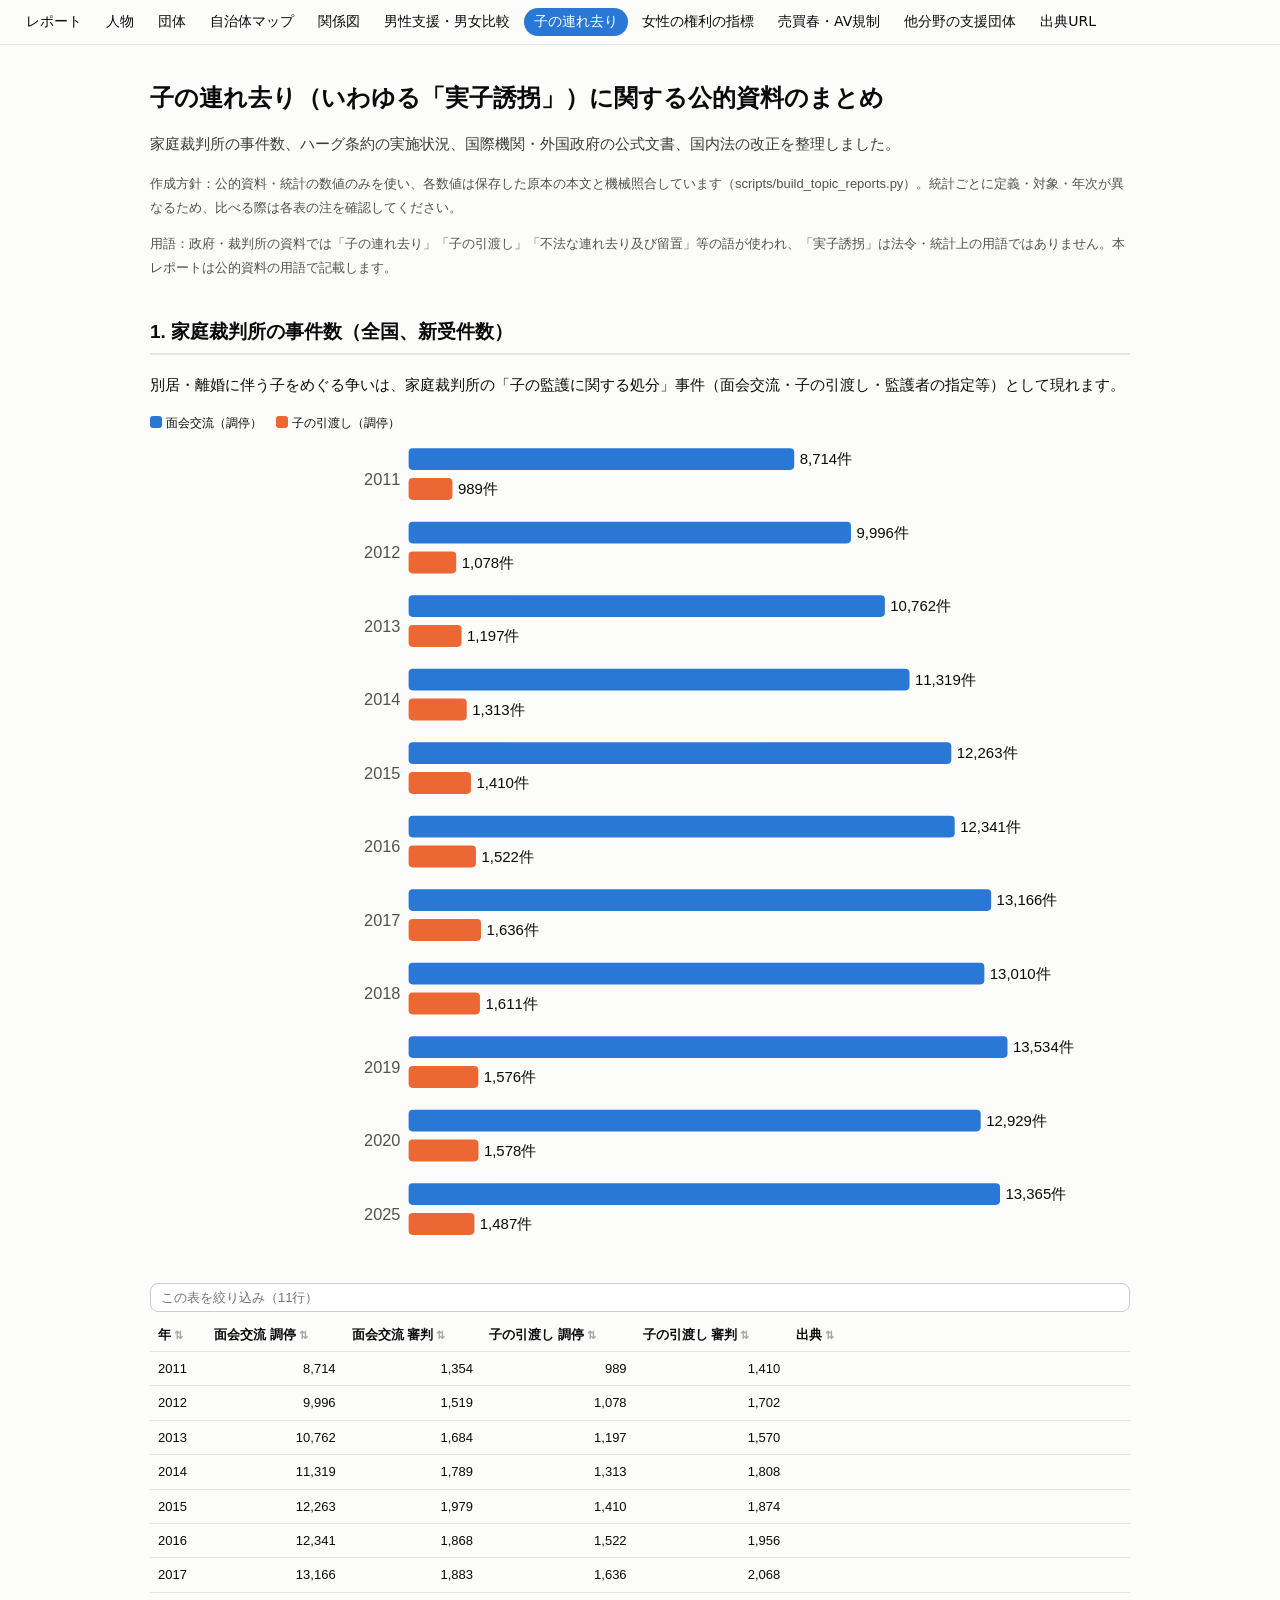
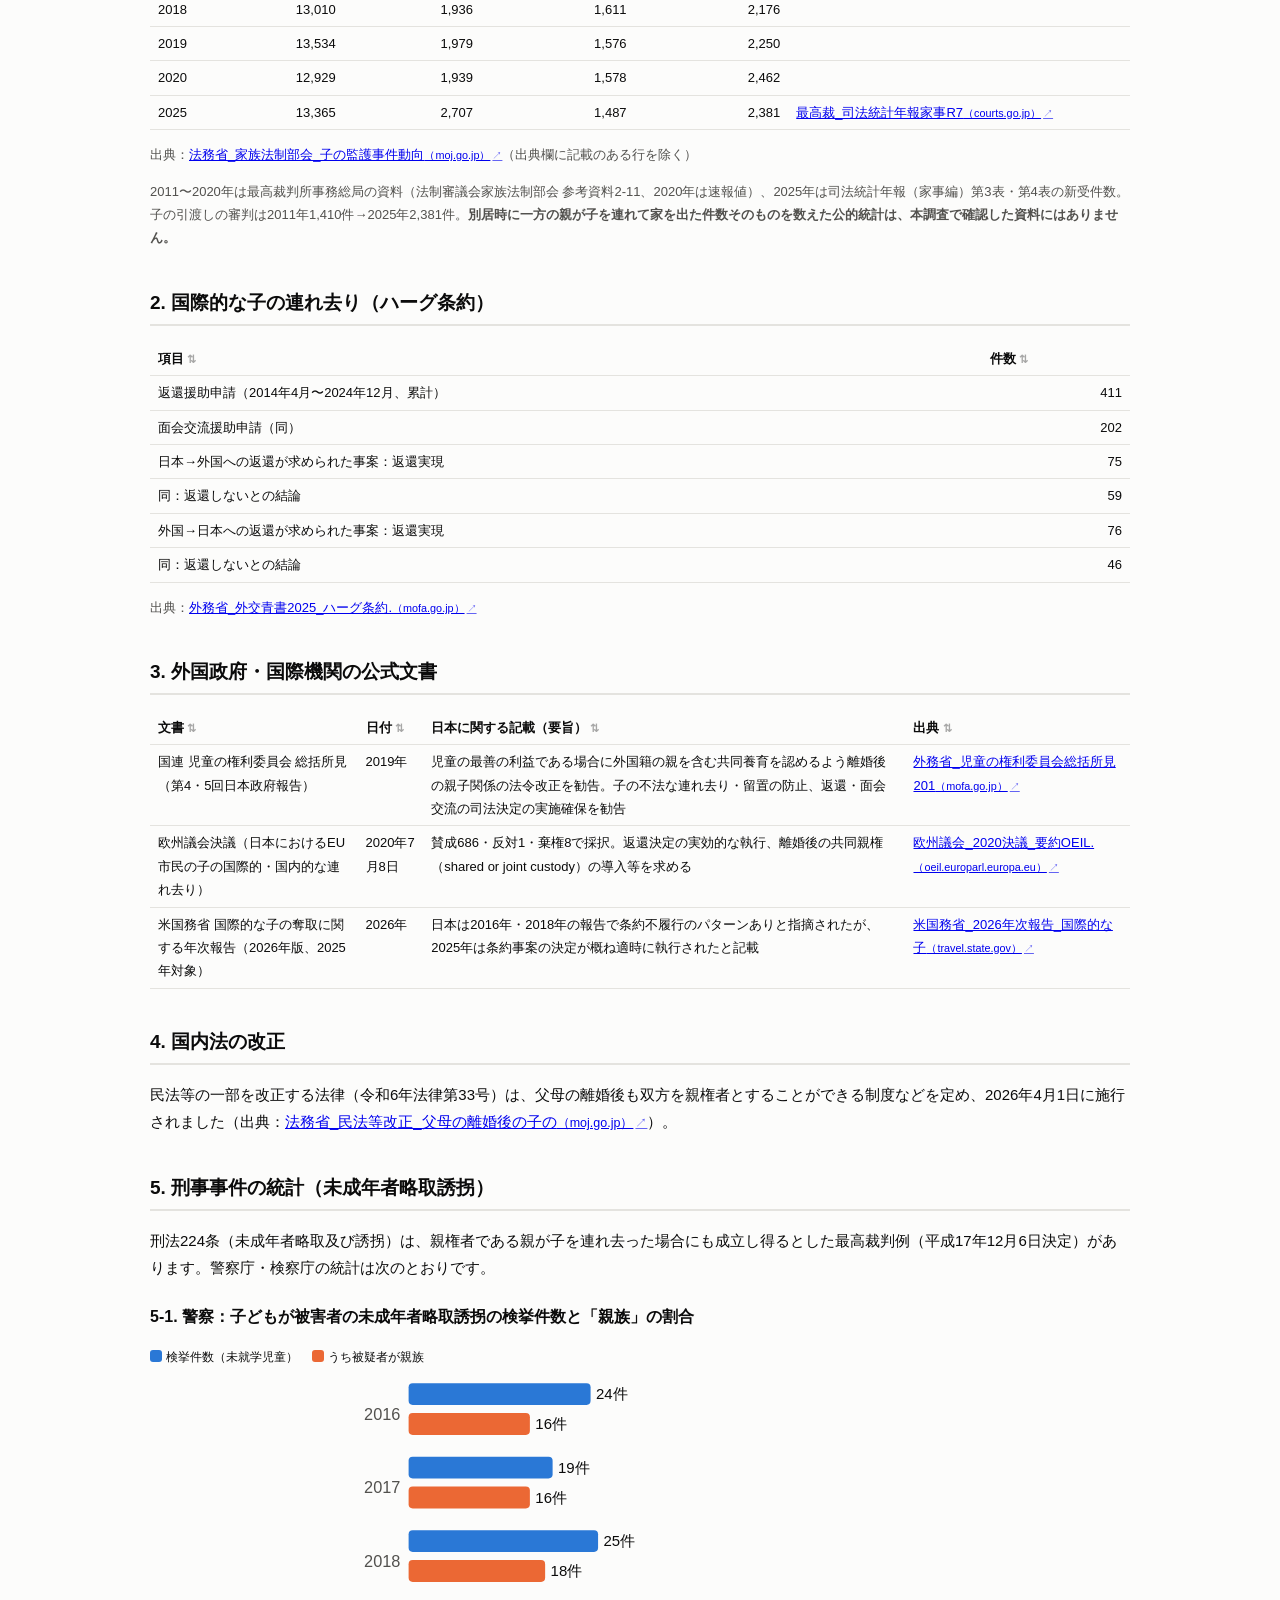
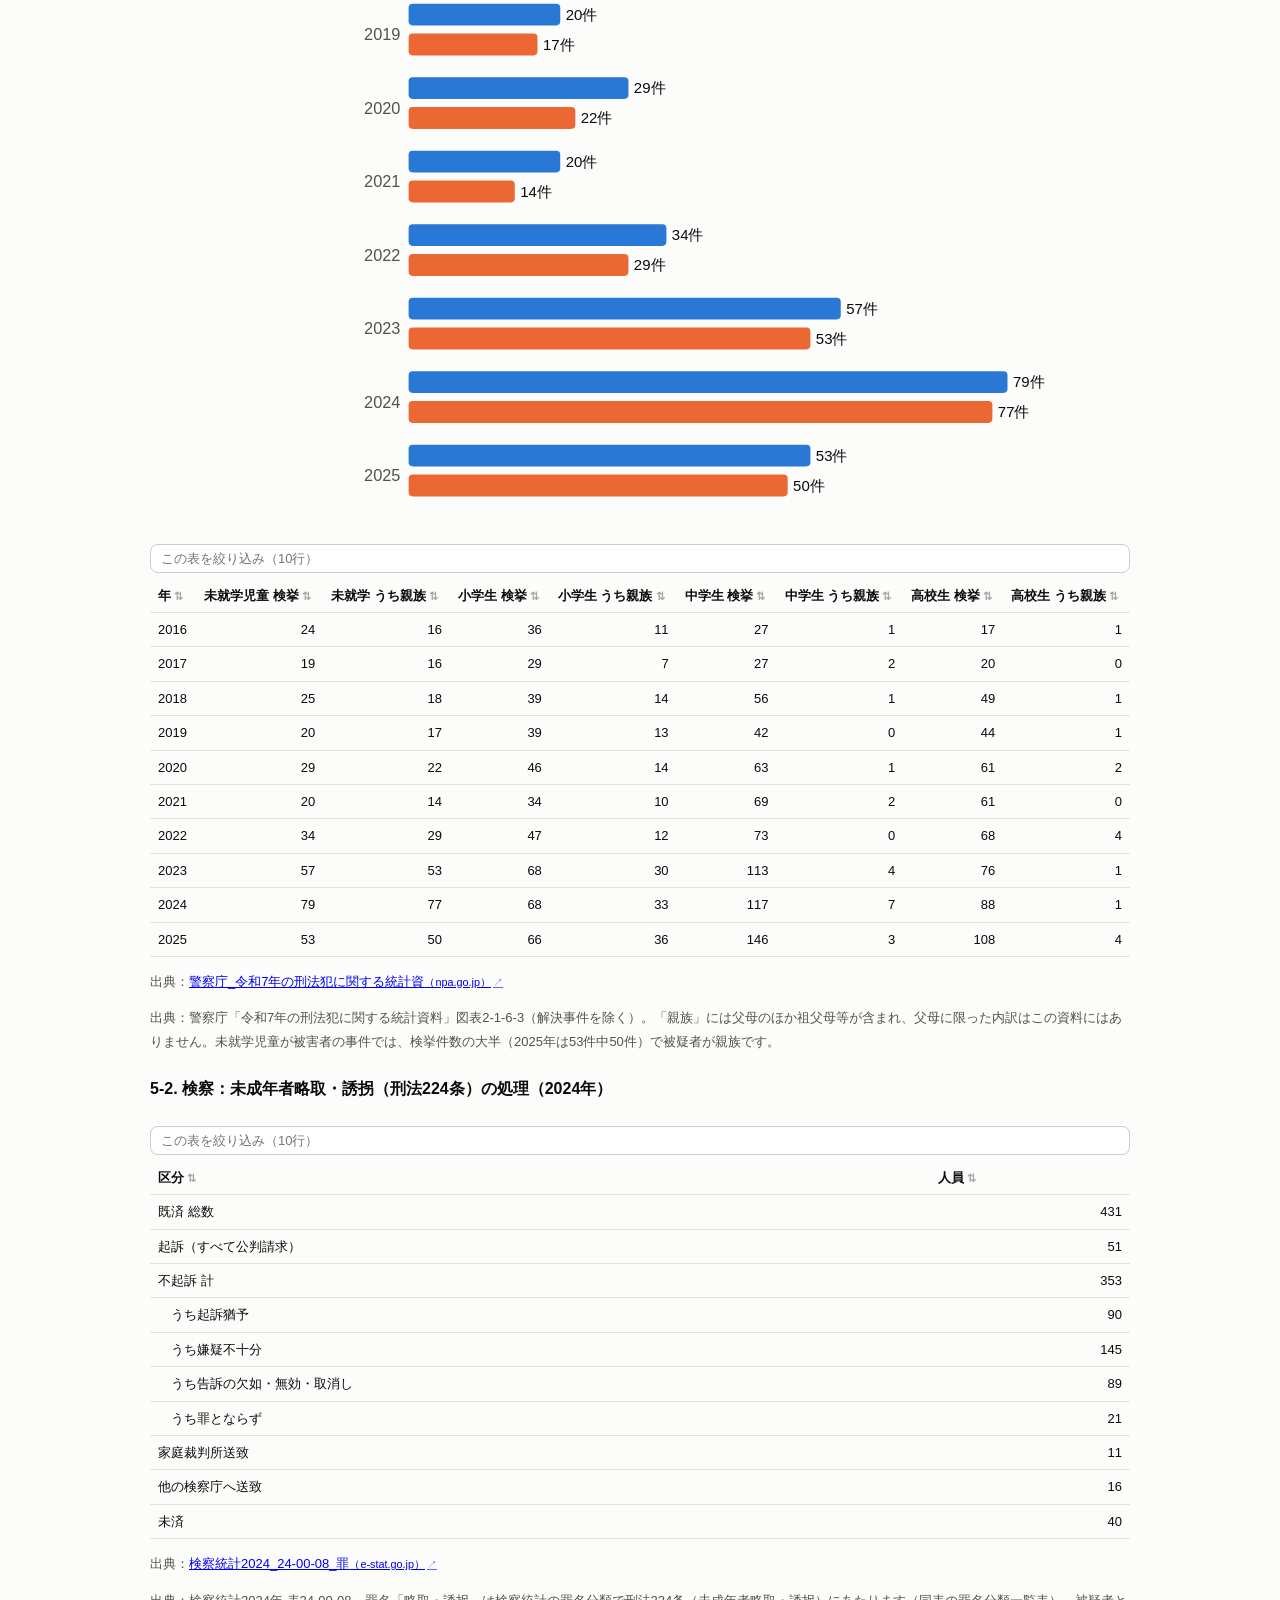
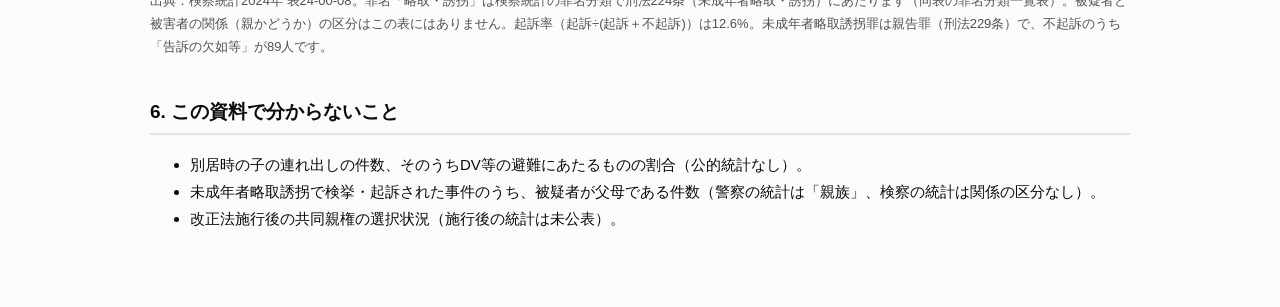
<file: child_abduction.html>
<!doctype html><html lang="ja"><head><meta charset="utf-8"><meta name="viewport" content="width=device-width,initial-scale=1"><title>子の連れ去り（いわゆる「実子誘拐」）に関する公的資料のまとめ</title><style>body{margin:0;background:#fcfcfb;color:#0b0b0b;font:15px/1.8 "Yu Gothic UI","Meiryo",sans-serif}main{max-width:980px;margin:0 auto;padding:20px 24px 60px}
h1{font-size:24px;line-height:1.4}h2{font-size:19px;margin-top:36px;border-bottom:2px solid #e4e3df;padding-bottom:4px}h3{font-size:16px;margin-top:22px}
.lead{color:#3c3b38}.note{color:#52514e;font-size:13px}.card{background:#fff;border:1px solid #e4e3df;border-radius:10px;padding:12px 16px;margin:12px 0}
table{border-collapse:collapse;width:100%;font-size:13px}th,td{border-bottom:1px solid #e4e3df;padding:5px 8px;text-align:left;vertical-align:top}td.n{text-align:right;white-space:nowrap}
.tw{overflow-x:auto}.chart{width:100%;height:auto;margin:6px 0}.ax{font-size:12px;fill:#52514e}.vl{font-size:11px;fill:#0b0b0b}
.legend{display:flex;gap:14px;font-size:12px}.legend i{display:inline-block;width:12px;height:12px;border-radius:3px;margin-right:4px;vertical-align:-1px}
.kpis{display:grid;grid-template-columns:repeat(auto-fit,minmax(200px,1fr));gap:10px}.kpi b{display:block;font-size:22px}
@media (prefers-color-scheme:dark){body{background:#1a1a19;color:#f0efec}.card{background:#222221;border-color:#353532}th,td{border-color:#353532}.lead{color:#c3c2b7}.note{color:#a3a29b}.ax{fill:#c3c2b7}.vl{fill:#f0efec}a{color:#7fb1ee}}</style><link rel="stylesheet" href="assets/site.css"><script src="assets/site.js" defer></script></head><body><nav class="sitenav"><a href="index.html">レポート</a><a href="people.html">人物</a><a href="orgs.html">団体</a><a href="map.html">自治体マップ</a><a href="network.html">関係図</a><a href="men_support.html">男性支援・男女比較</a><a href="child_abduction.html">子の連れ去り</a><a href="women_rights.html">女性の権利の指標</a><a href="sex_trade.html">売買春・AV規制</a><a href="other_fields.html">他分野の支援団体</a><a href="sources.html">出典URL</a></nav><main><h1>子の連れ去り（いわゆる「実子誘拐」）に関する公的資料のまとめ</h1><p class="lead">家庭裁判所の事件数、ハーグ条約の実施状況、国際機関・外国政府の公式文書、国内法の改正を整理しました。</p><p class="note">作成方針：公的資料・統計の数値のみを使い、各数値は保存した原本の本文と機械照合しています（scripts/build_topic_reports.py）。統計ごとに定義・対象・年次が異なるため、比べる際は各表の注を確認してください。</p>
<p class="note">用語：政府・裁判所の資料では「子の連れ去り」「子の引渡し」「不法な連れ去り及び留置」等の語が使われ、「実子誘拐」は法令・統計上の用語ではありません。本レポートは公的資料の用語で記載します。</p>
<h2>1. 家庭裁判所の事件数（全国、新受件数）</h2>
<p>別居・離婚に伴う子をめぐる争いは、家庭裁判所の「子の監護に関する処分」事件（面会交流・子の引渡し・監護者の指定等）として現れます。</p>
<div class="legend"><span><i style="background:#2a78d6"></i>面会交流（調停）</span><span><i style="background:#eb6834"></i>子の引渡し（調停）</span></div>
<svg viewBox="0 0 720 604" class="chart" role="img"><text x="184" y="33.0" text-anchor="end" class="ax">2011</text><rect x="190" y="6" width="283.3" height="16" rx="3" fill="#2a78d6"><title>2011 8,714件</title></rect><text x="477.3" y="18" class="vl">8,714件</text><rect x="190" y="28" width="32.2" height="16" rx="3" fill="#eb6834"><title>2011 989件</title></rect><text x="226.2" y="40" class="vl">989件</text><text x="184" y="87.0" text-anchor="end" class="ax">2012</text><rect x="190" y="60" width="325.0" height="16" rx="3" fill="#2a78d6"><title>2012 9,996件</title></rect><text x="519.0" y="72" class="vl">9,996件</text><rect x="190" y="82" width="35.0" height="16" rx="3" fill="#eb6834"><title>2012 1,078件</title></rect><text x="229.0" y="94" class="vl">1,078件</text><text x="184" y="141.0" text-anchor="end" class="ax">2013</text><rect x="190" y="114" width="349.9" height="16" rx="3" fill="#2a78d6"><title>2013 10,762件</title></rect><text x="543.9" y="126" class="vl">10,762件</text><rect x="190" y="136" width="38.9" height="16" rx="3" fill="#eb6834"><title>2013 1,197件</title></rect><text x="232.9" y="148" class="vl">1,197件</text><text x="184" y="195.0" text-anchor="end" class="ax">2014</text><rect x="190" y="168" width="368.0" height="16" rx="3" fill="#2a78d6"><title>2014 11,319件</title></rect><text x="562.0" y="180" class="vl">11,319件</text><rect x="190" y="190" width="42.7" height="16" rx="3" fill="#eb6834"><title>2014 1,313件</title></rect><text x="236.7" y="202" class="vl">1,313件</text><text x="184" y="249.0" text-anchor="end" class="ax">2015</text><rect x="190" y="222" width="398.7" height="16" rx="3" fill="#2a78d6"><title>2015 12,263件</title></rect><text x="592.7" y="234" class="vl">12,263件</text><rect x="190" y="244" width="45.8" height="16" rx="3" fill="#eb6834"><title>2015 1,410件</title></rect><text x="239.8" y="256" class="vl">1,410件</text><text x="184" y="303.0" text-anchor="end" class="ax">2016</text><rect x="190" y="276" width="401.2" height="16" rx="3" fill="#2a78d6"><title>2016 12,341件</title></rect><text x="595.2" y="288" class="vl">12,341件</text><rect x="190" y="298" width="49.5" height="16" rx="3" fill="#eb6834"><title>2016 1,522件</title></rect><text x="243.5" y="310" class="vl">1,522件</text><text x="184" y="357.0" text-anchor="end" class="ax">2017</text><rect x="190" y="330" width="428.0" height="16" rx="3" fill="#2a78d6"><title>2017 13,166件</title></rect><text x="622.0" y="342" class="vl">13,166件</text><rect x="190" y="352" width="53.2" height="16" rx="3" fill="#eb6834"><title>2017 1,636件</title></rect><text x="247.2" y="364" class="vl">1,636件</text><text x="184" y="411.0" text-anchor="end" class="ax">2018</text><rect x="190" y="384" width="423.0" height="16" rx="3" fill="#2a78d6"><title>2018 13,010件</title></rect><text x="617.0" y="396" class="vl">13,010件</text><rect x="190" y="406" width="52.4" height="16" rx="3" fill="#eb6834"><title>2018 1,611件</title></rect><text x="246.4" y="418" class="vl">1,611件</text><text x="184" y="465.0" text-anchor="end" class="ax">2019</text><rect x="190" y="438" width="440.0" height="16" rx="3" fill="#2a78d6"><title>2019 13,534件</title></rect><text x="634.0" y="450" class="vl">13,534件</text><rect x="190" y="460" width="51.2" height="16" rx="3" fill="#eb6834"><title>2019 1,576件</title></rect><text x="245.2" y="472" class="vl">1,576件</text><text x="184" y="519.0" text-anchor="end" class="ax">2020</text><rect x="190" y="492" width="420.3" height="16" rx="3" fill="#2a78d6"><title>2020 12,929件</title></rect><text x="614.3" y="504" class="vl">12,929件</text><rect x="190" y="514" width="51.3" height="16" rx="3" fill="#eb6834"><title>2020 1,578件</title></rect><text x="245.3" y="526" class="vl">1,578件</text><text x="184" y="573.0" text-anchor="end" class="ax">2025</text><rect x="190" y="546" width="434.5" height="16" rx="3" fill="#2a78d6"><title>2025 13,365件</title></rect><text x="628.5" y="558" class="vl">13,365件</text><rect x="190" y="568" width="48.3" height="16" rx="3" fill="#eb6834"><title>2025 1,487件</title></rect><text x="242.3" y="580" class="vl">1,487件</text></svg>
<div class="tw"><table><thead><tr><th>年</th><th>面会交流 調停</th><th>面会交流 審判</th><th>子の引渡し 調停</th><th>子の引渡し 審判</th><th>出典</th></tr></thead><tbody><tr><td>2011</td><td class="n">8,714</td><td class="n">1,354</td><td class="n">989</td><td class="n">1,410</td><td></td></tr><tr><td>2012</td><td class="n">9,996</td><td class="n">1,519</td><td class="n">1,078</td><td class="n">1,702</td><td></td></tr><tr><td>2013</td><td class="n">10,762</td><td class="n">1,684</td><td class="n">1,197</td><td class="n">1,570</td><td></td></tr><tr><td>2014</td><td class="n">11,319</td><td class="n">1,789</td><td class="n">1,313</td><td class="n">1,808</td><td></td></tr><tr><td>2015</td><td class="n">12,263</td><td class="n">1,979</td><td class="n">1,410</td><td class="n">1,874</td><td></td></tr><tr><td>2016</td><td class="n">12,341</td><td class="n">1,868</td><td class="n">1,522</td><td class="n">1,956</td><td></td></tr><tr><td>2017</td><td class="n">13,166</td><td class="n">1,883</td><td class="n">1,636</td><td class="n">2,068</td><td></td></tr><tr><td>2018</td><td class="n">13,010</td><td class="n">1,936</td><td class="n">1,611</td><td class="n">2,176</td><td></td></tr><tr><td>2019</td><td class="n">13,534</td><td class="n">1,979</td><td class="n">1,576</td><td class="n">2,250</td><td></td></tr><tr><td>2020</td><td class="n">12,929</td><td class="n">1,939</td><td class="n">1,578</td><td class="n">2,462</td><td></td></tr><tr><td>2025</td><td class="n">13,365</td><td class="n">2,707</td><td class="n">1,487</td><td class="n">2,381</td><td><a href="https://www.courts.go.jp/saikosai/vc-files/saikosai/toukei/toukei-pdf-16677.pdf" target="_blank" rel="noopener" data-src="evidence/29_子の連れ去り/20261029T000710+0900_最高裁_司法統計年報家事R7.pdf">最高裁_司法統計年報家事R7<small>（courts.go.jp）</small></a></td></tr></tbody></table></div><p class="note">出典：<a href="https://www.moj.go.jp/content/001347793.pdf" target="_blank" rel="noopener" data-src="evidence/29_子の連れ去り/20261029T000712+0900_法務省_家族法制部会_子の監護事件動向.pdf">法務省_家族法制部会_子の監護事件動向<small>（moj.go.jp）</small></a>（出典欄に記載のある行を除く）</p>
<p class="note">2011〜2020年は最高裁判所事務総局の資料（法制審議会家族法制部会 参考資料2-11、2020年は速報値）、2025年は司法統計年報（家事編）第3表・第4表の新受件数。
子の引渡しの審判は2011年1,410件→2025年2,381件。<b>別居時に一方の親が子を連れて家を出た件数そのものを数えた公的統計は、本調査で確認した資料にはありません。</b></p>
<h2>2. 国際的な子の連れ去り（ハーグ条約）</h2>
<div class="tw"><table><thead><tr><th>項目</th><th>件数</th></tr></thead><tbody><tr><td>返還援助申請（2014年4月〜2024年12月、累計）</td><td class="n">411</td></tr><tr><td>面会交流援助申請（同）</td><td class="n">202</td></tr><tr><td>日本→外国への返還が求められた事案：返還実現</td><td class="n">75</td></tr><tr><td>同：返還しないとの結論</td><td class="n">59</td></tr><tr><td>外国→日本への返還が求められた事案：返還実現</td><td class="n">76</td></tr><tr><td>同：返還しないとの結論</td><td class="n">46</td></tr></tbody></table></div><p class="note">出典：<a href="https://www.mofa.go.jp/mofaj/gaiko/bluebook/2025/html/chapter4_02_04.html" target="_blank" rel="noopener" data-src="evidence/29_子の連れ去り/20261029T000715+0900_外務省_外交青書2025_ハーグ条約.html">外務省_外交青書2025_ハーグ条約.<small>（mofa.go.jp）</small></a></p>
<h2>3. 外国政府・国際機関の公式文書</h2>
<div class="tw"><table><thead><tr><th>文書</th><th>日付</th><th>日本に関する記載（要旨）</th><th>出典</th></tr></thead><tbody><tr><td>国連 児童の権利委員会 総括所見（第4・5回日本政府報告）</td><td>2019年</td><td>児童の最善の利益である場合に外国籍の親を含む共同養育を認めるよう離婚後の親子関係の法令改正を勧告。子の不法な連れ去り・留置の防止、返還・面会交流の司法決定の実施確保を勧告</td><td><a href="https://www.mofa.go.jp/mofaj/files/100078749.pdf" target="_blank" rel="noopener" data-src="evidence/29_子の連れ去り/20261029T000852+0900_外務省_児童の権利委員会総括所見2019仮訳.pdf">外務省_児童の権利委員会総括所見201<small>（mofa.go.jp）</small></a></td></tr><tr><td>欧州議会決議（日本におけるEU市民の子の国際的・国内的な連れ去り）</td><td>2020年7月8日</td><td>賛成686・反対1・棄権8で採択。返還決定の実効的な執行、離婚後の共同親権（shared or joint custody）の導入等を求める</td><td><a href="https://oeil.europarl.europa.eu/oeil/en/document-summary?id=1624883" target="_blank" rel="noopener" data-src="evidence/29_子の連れ去り/20261029T000831+0900_欧州議会_2020決議_要約OEIL.html">欧州議会_2020決議_要約OEIL.<small>（oeil.europarl.europa.eu）</small></a></td></tr><tr><td>米国務省 国際的な子の奪取に関する年次報告（2026年版、2025年対象）</td><td>2026年</td><td>日本は2016年・2018年の報告で条約不履行のパターンありと指摘されたが、2025年は条約事案の決定が概ね適時に執行されたと記載</td><td><a href="https://travel.state.gov/content/dam/NEWIPCAAssets/2026%20-%20Annual%20Report%20on%20International%20Child%20Abduction.pdf" target="_blank" rel="noopener" data-src="evidence/29_子の連れ去り/20261029T000718+0900_米国務省_2026年次報告_国際的な子の奪取.pdf">米国務省_2026年次報告_国際的な子<small>（travel.state.gov）</small></a></td></tr></tbody></table></div>
<h2>4. 国内法の改正</h2>
<p>民法等の一部を改正する法律（令和6年法律第33号）は、父母の離婚後も双方を親権者とすることができる制度などを定め、2026年4月1日に施行されました（出典：<a href="https://www.moj.go.jp/MINJI/minji07_00357.html" target="_blank" rel="noopener" data-src="evidence/29_子の連れ去り/20261029T000850+0900_法務省_民法等改正_父母の離婚後の子の養育.html">法務省_民法等改正_父母の離婚後の子の<small>（moj.go.jp）</small></a>）。</p>
<h2>5. 刑事事件の統計（未成年者略取誘拐）</h2>
<p>刑法224条（未成年者略取及び誘拐）は、親権者である親が子を連れ去った場合にも成立し得るとした最高裁判例（平成17年12月6日決定）があります。警察庁・検察庁の統計は次のとおりです。</p>
<h3>5-1. 警察：子どもが被害者の未成年者略取誘拐の検挙件数と「親族」の割合</h3>
<div class="legend"><span><i style="background:#2a78d6"></i>検挙件数（未就学児童）</span><span><i style="background:#eb6834"></i>うち被疑者が親族</span></div>
<svg viewBox="0 0 720 550" class="chart" role="img"><text x="184" y="33.0" text-anchor="end" class="ax">2016</text><rect x="190" y="6" width="133.7" height="16" rx="3" fill="#2a78d6"><title>2016 24件</title></rect><text x="327.7" y="18" class="vl">24件</text><rect x="190" y="28" width="89.1" height="16" rx="3" fill="#eb6834"><title>2016 16件</title></rect><text x="283.1" y="40" class="vl">16件</text><text x="184" y="87.0" text-anchor="end" class="ax">2017</text><rect x="190" y="60" width="105.8" height="16" rx="3" fill="#2a78d6"><title>2017 19件</title></rect><text x="299.8" y="72" class="vl">19件</text><rect x="190" y="82" width="89.1" height="16" rx="3" fill="#eb6834"><title>2017 16件</title></rect><text x="283.1" y="94" class="vl">16件</text><text x="184" y="141.0" text-anchor="end" class="ax">2018</text><rect x="190" y="114" width="139.2" height="16" rx="3" fill="#2a78d6"><title>2018 25件</title></rect><text x="333.2" y="126" class="vl">25件</text><rect x="190" y="136" width="100.3" height="16" rx="3" fill="#eb6834"><title>2018 18件</title></rect><text x="294.3" y="148" class="vl">18件</text><text x="184" y="195.0" text-anchor="end" class="ax">2019</text><rect x="190" y="168" width="111.4" height="16" rx="3" fill="#2a78d6"><title>2019 20件</title></rect><text x="305.4" y="180" class="vl">20件</text><rect x="190" y="190" width="94.7" height="16" rx="3" fill="#eb6834"><title>2019 17件</title></rect><text x="288.7" y="202" class="vl">17件</text><text x="184" y="249.0" text-anchor="end" class="ax">2020</text><rect x="190" y="222" width="161.5" height="16" rx="3" fill="#2a78d6"><title>2020 29件</title></rect><text x="355.5" y="234" class="vl">29件</text><rect x="190" y="244" width="122.5" height="16" rx="3" fill="#eb6834"><title>2020 22件</title></rect><text x="316.5" y="256" class="vl">22件</text><text x="184" y="303.0" text-anchor="end" class="ax">2021</text><rect x="190" y="276" width="111.4" height="16" rx="3" fill="#2a78d6"><title>2021 20件</title></rect><text x="305.4" y="288" class="vl">20件</text><rect x="190" y="298" width="78.0" height="16" rx="3" fill="#eb6834"><title>2021 14件</title></rect><text x="272.0" y="310" class="vl">14件</text><text x="184" y="357.0" text-anchor="end" class="ax">2022</text><rect x="190" y="330" width="189.4" height="16" rx="3" fill="#2a78d6"><title>2022 34件</title></rect><text x="383.4" y="342" class="vl">34件</text><rect x="190" y="352" width="161.5" height="16" rx="3" fill="#eb6834"><title>2022 29件</title></rect><text x="355.5" y="364" class="vl">29件</text><text x="184" y="411.0" text-anchor="end" class="ax">2023</text><rect x="190" y="384" width="317.5" height="16" rx="3" fill="#2a78d6"><title>2023 57件</title></rect><text x="511.5" y="396" class="vl">57件</text><rect x="190" y="406" width="295.2" height="16" rx="3" fill="#eb6834"><title>2023 53件</title></rect><text x="489.2" y="418" class="vl">53件</text><text x="184" y="465.0" text-anchor="end" class="ax">2024</text><rect x="190" y="438" width="440.0" height="16" rx="3" fill="#2a78d6"><title>2024 79件</title></rect><text x="634.0" y="450" class="vl">79件</text><rect x="190" y="460" width="428.9" height="16" rx="3" fill="#eb6834"><title>2024 77件</title></rect><text x="622.9" y="472" class="vl">77件</text><text x="184" y="519.0" text-anchor="end" class="ax">2025</text><rect x="190" y="492" width="295.2" height="16" rx="3" fill="#2a78d6"><title>2025 53件</title></rect><text x="489.2" y="504" class="vl">53件</text><rect x="190" y="514" width="278.5" height="16" rx="3" fill="#eb6834"><title>2025 50件</title></rect><text x="472.5" y="526" class="vl">50件</text></svg>
<div class="tw"><table><thead><tr><th>年</th><th>未就学児童 検挙</th><th>未就学 うち親族</th><th>小学生 検挙</th><th>小学生 うち親族</th><th>中学生 検挙</th><th>中学生 うち親族</th><th>高校生 検挙</th><th>高校生 うち親族</th></tr></thead><tbody><tr><td>2016</td><td class="n">24</td><td class="n">16</td><td class="n">36</td><td class="n">11</td><td class="n">27</td><td class="n">1</td><td class="n">17</td><td class="n">1</td></tr><tr><td>2017</td><td class="n">19</td><td class="n">16</td><td class="n">29</td><td class="n">7</td><td class="n">27</td><td class="n">2</td><td class="n">20</td><td class="n">0</td></tr><tr><td>2018</td><td class="n">25</td><td class="n">18</td><td class="n">39</td><td class="n">14</td><td class="n">56</td><td class="n">1</td><td class="n">49</td><td class="n">1</td></tr><tr><td>2019</td><td class="n">20</td><td class="n">17</td><td class="n">39</td><td class="n">13</td><td class="n">42</td><td class="n">0</td><td class="n">44</td><td class="n">1</td></tr><tr><td>2020</td><td class="n">29</td><td class="n">22</td><td class="n">46</td><td class="n">14</td><td class="n">63</td><td class="n">1</td><td class="n">61</td><td class="n">2</td></tr><tr><td>2021</td><td class="n">20</td><td class="n">14</td><td class="n">34</td><td class="n">10</td><td class="n">69</td><td class="n">2</td><td class="n">61</td><td class="n">0</td></tr><tr><td>2022</td><td class="n">34</td><td class="n">29</td><td class="n">47</td><td class="n">12</td><td class="n">73</td><td class="n">0</td><td class="n">68</td><td class="n">4</td></tr><tr><td>2023</td><td class="n">57</td><td class="n">53</td><td class="n">68</td><td class="n">30</td><td class="n">113</td><td class="n">4</td><td class="n">76</td><td class="n">1</td></tr><tr><td>2024</td><td class="n">79</td><td class="n">77</td><td class="n">68</td><td class="n">33</td><td class="n">117</td><td class="n">7</td><td class="n">88</td><td class="n">1</td></tr><tr><td>2025</td><td class="n">53</td><td class="n">50</td><td class="n">66</td><td class="n">36</td><td class="n">146</td><td class="n">3</td><td class="n">108</td><td class="n">4</td></tr></tbody></table></div><p class="note">出典：<a href="https://www.npa.go.jp/toukei/seianki/R07/r07keihouhantoukeisiryou.pdf" target="_blank" rel="noopener" data-src="evidence/29_子の連れ去り/20261029T003001+0900_警察庁_令和7年の刑法犯に関する統計資料.pdf">警察庁_令和7年の刑法犯に関する統計資<small>（npa.go.jp）</small></a></p>
<p class="note">出典：警察庁「令和7年の刑法犯に関する統計資料」図表2-1-6-3（解決事件を除く）。「親族」には父母のほか祖父母等が含まれ、父母に限った内訳はこの資料にはありません。未就学児童が被害者の事件では、検挙件数の大半（2025年は53件中50件）で被疑者が親族です。</p>
<h3>5-2. 検察：未成年者略取・誘拐（刑法224条）の処理（2024年）</h3>
<div class="tw"><table><thead><tr><th>区分</th><th>人員</th></tr></thead><tbody><tr><td>既済 総数</td><td class="n">431</td></tr><tr><td>起訴（すべて公判請求）</td><td class="n">51</td></tr><tr><td>不起訴 計</td><td class="n">353</td></tr><tr><td>　うち起訴猶予</td><td class="n">90</td></tr><tr><td>　うち嫌疑不十分</td><td class="n">145</td></tr><tr><td>　うち告訴の欠如・無効・取消し</td><td class="n">89</td></tr><tr><td>　うち罪とならず</td><td class="n">21</td></tr><tr><td>家庭裁判所送致</td><td class="n">11</td></tr><tr><td>他の検察庁へ送致</td><td class="n">16</td></tr><tr><td>未済</td><td class="n">40</td></tr></tbody></table></div><p class="note">出典：<a href="https://www.e-stat.go.jp/stat-search/file-download?statInfId=000040302396&amp;fileKind=4" target="_blank" rel="noopener" data-src="evidence/29_子の連れ去り/20261029T003102+0900_検察統計2024_24-00-08_罪名別既済未済人員.bin">検察統計2024_24-00-08_罪<small>（e-stat.go.jp）</small></a></p>
<p class="note">出典：検察統計2024年 表24-00-08。罪名「略取・誘拐」は検察統計の罪名分類で刑法224条（未成年者略取・誘拐）にあたります（同表の罪名分類一覧表）。被疑者と被害者の関係（親かどうか）の区分はこの表にはありません。起訴率（起訴÷(起訴＋不起訴)）は12.6%。未成年者略取誘拐罪は親告罪（刑法229条）で、不起訴のうち「告訴の欠如等」が89人です。</p>
<h2>6. この資料で分からないこと</h2>
<ul><li>別居時の子の連れ出しの件数、そのうちDV等の避難にあたるものの割合（公的統計なし）。</li><li>未成年者略取誘拐で検挙・起訴された事件のうち、被疑者が父母である件数（警察の統計は「親族」、検察の統計は関係の区分なし）。</li><li>改正法施行後の共同親権の選択状況（施行後の統計は未公表）。</li></ul>
</main></body></html>
</file>
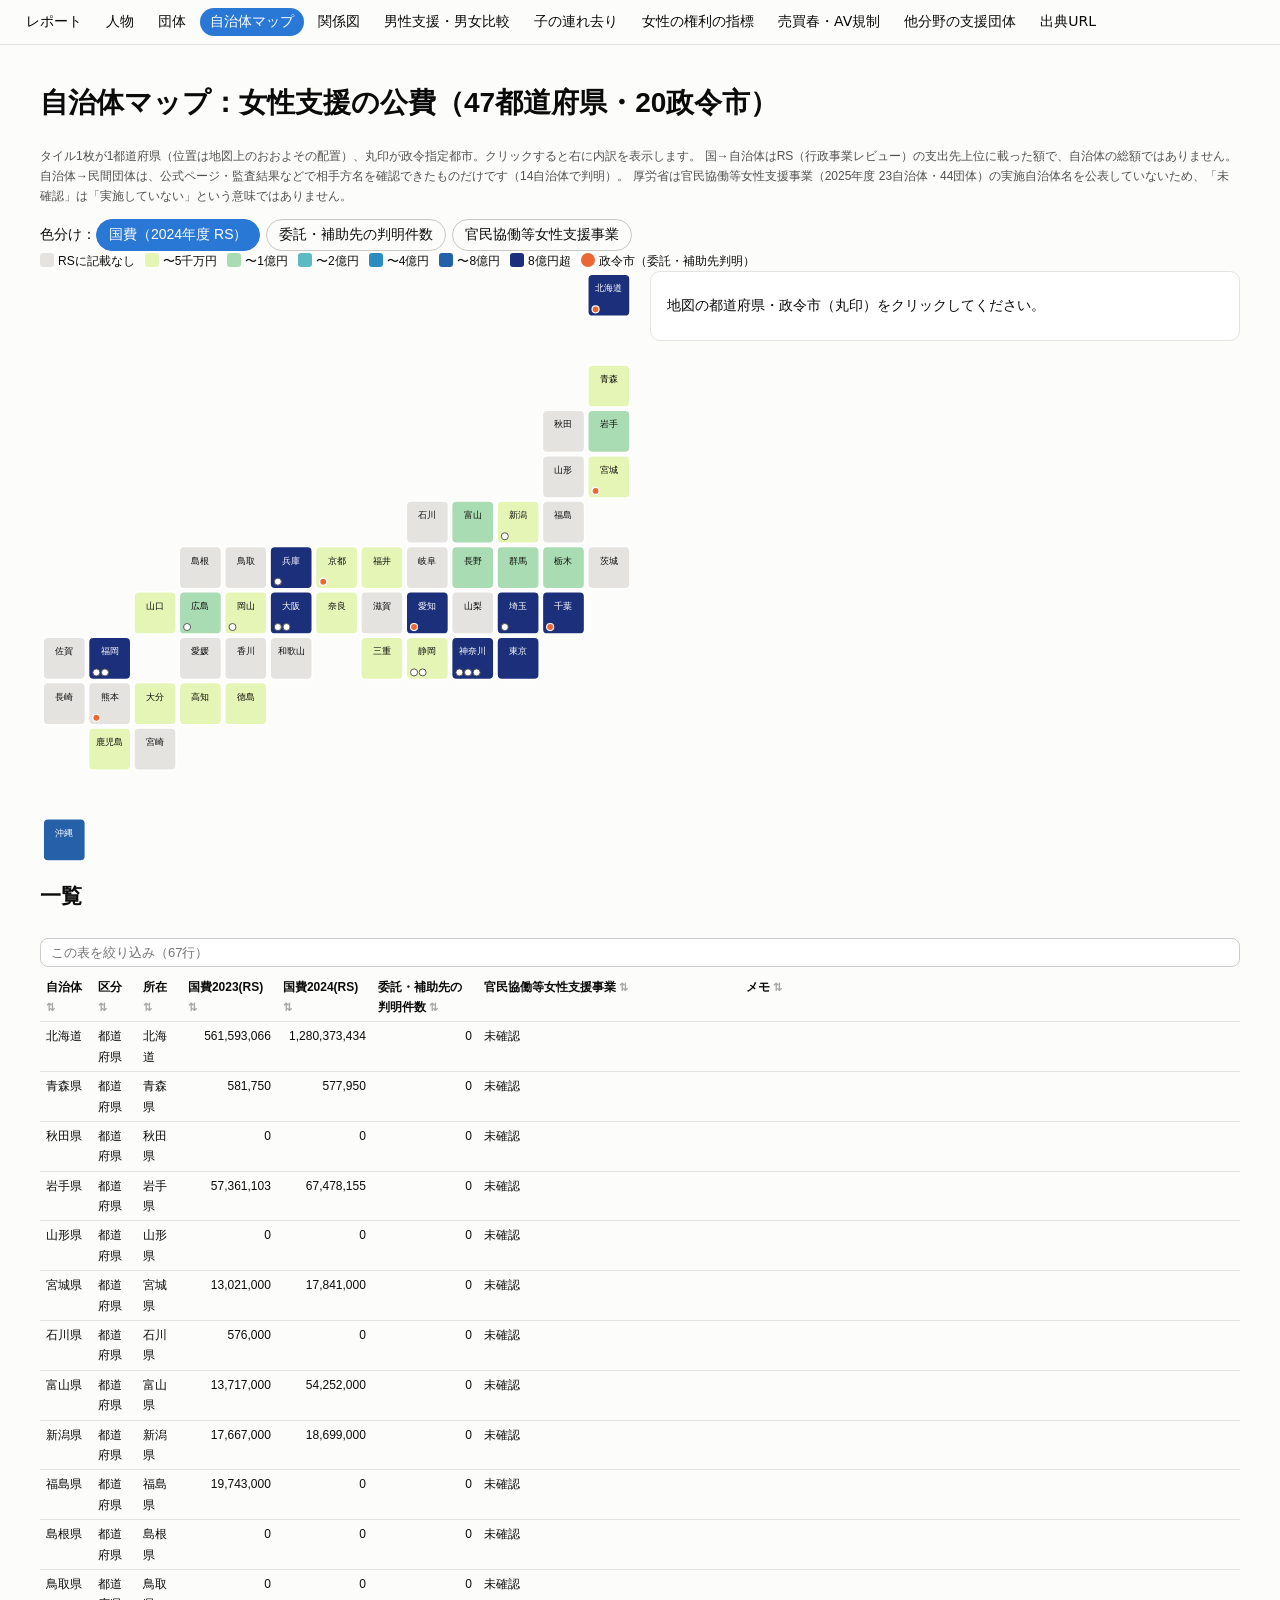
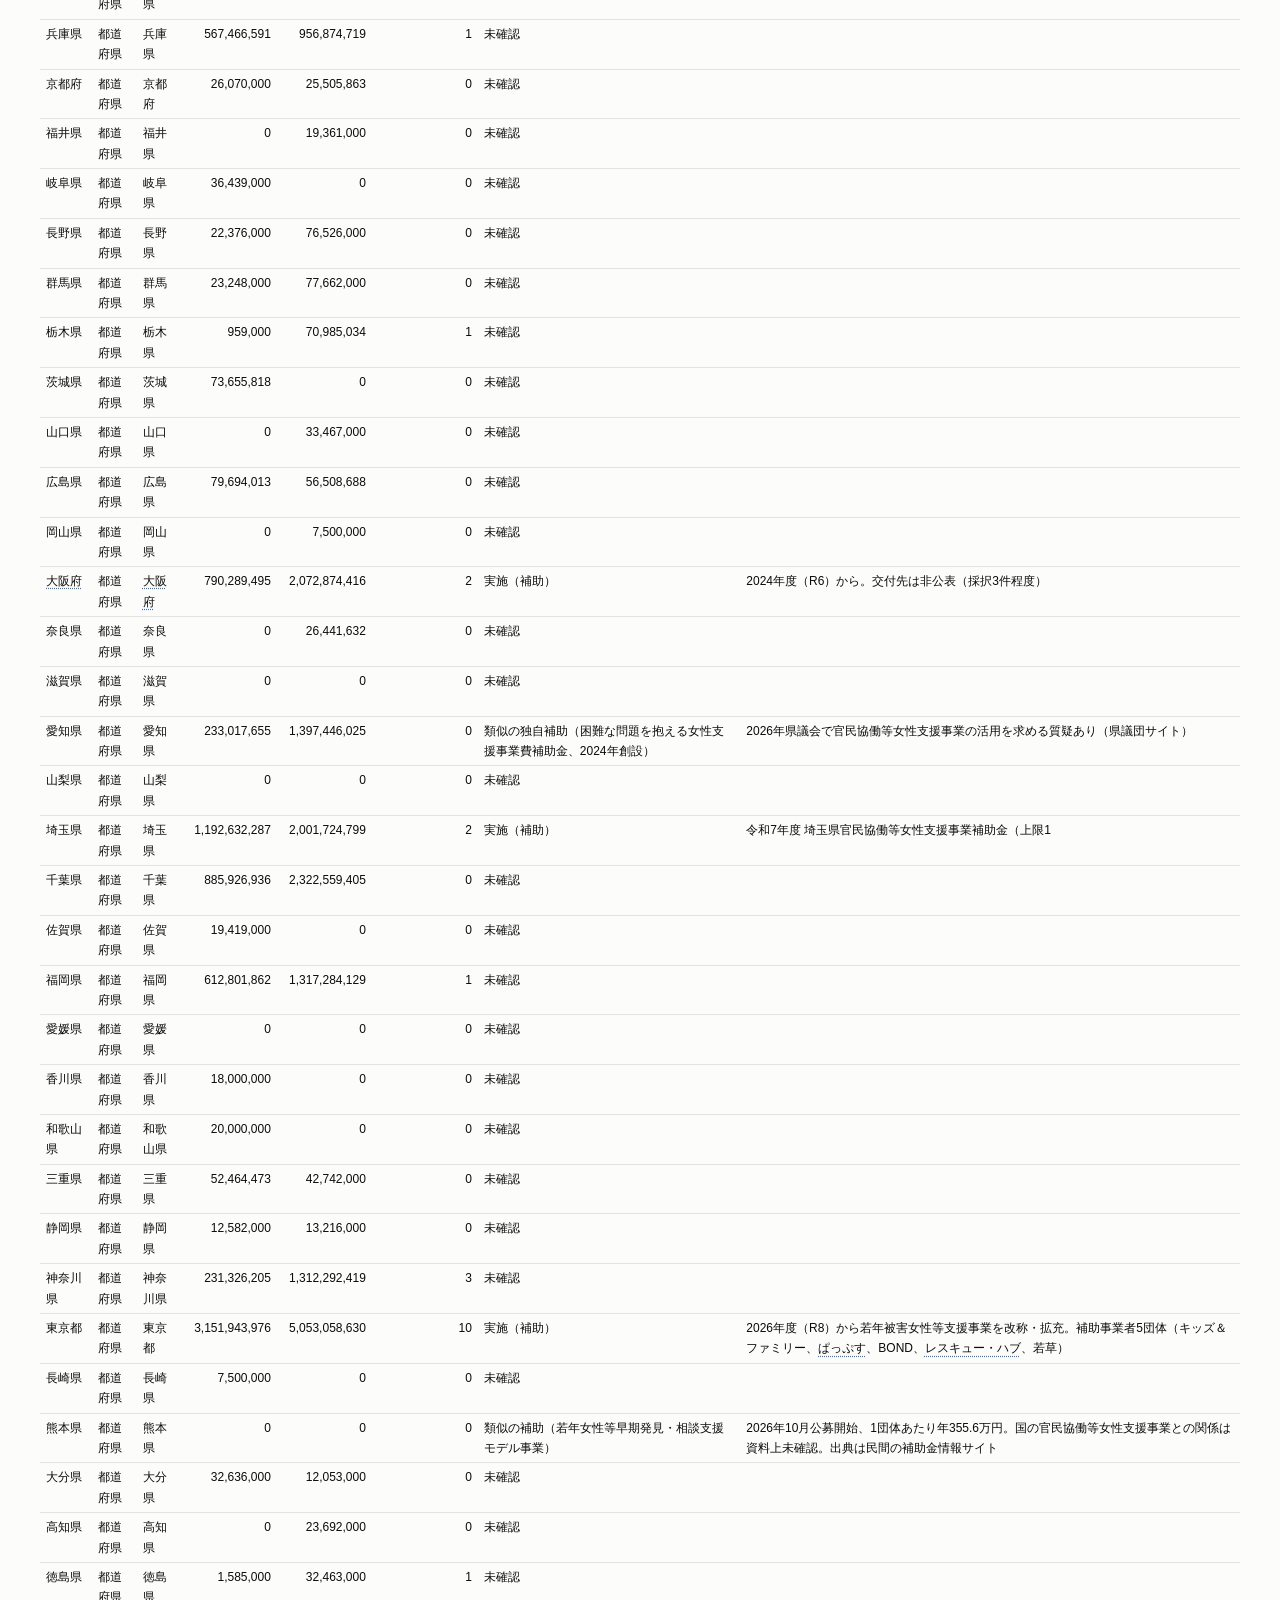
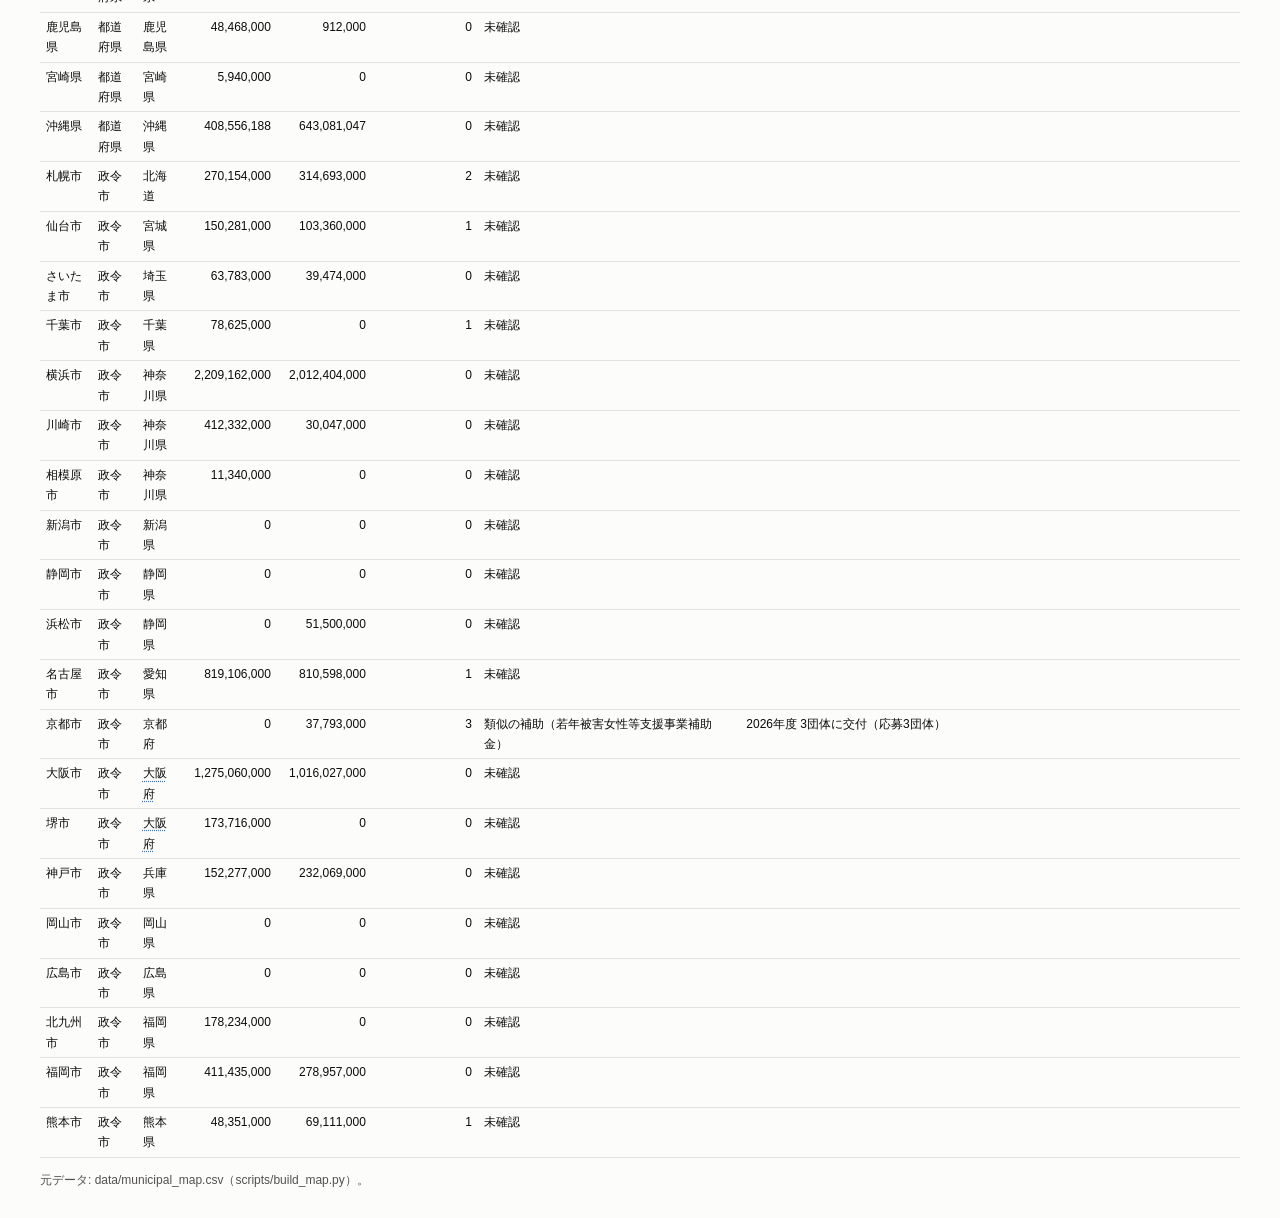
<file: map.html>
<!doctype html><html lang="ja"><head><meta charset="utf-8"><meta name="viewport" content="width=device-width,initial-scale=1"><title>自治体マップ：女性支援の公費</title>
<style>body{margin:0;background:#fcfcfb;color:#0b0b0b;font:14px/1.7 "Yu Gothic UI","Meiryo",sans-serif}main{max-width:1200px;margin:0 auto;padding:16px 24px}
.wrap{display:grid;grid-template-columns:minmax(320px,1fr) minmax(360px,1fr);gap:20px;align-items:start}@media(max-width:1000px){.wrap{grid-template-columns:1fr}}
:root{--nd:#e4e3df;--ink:#0b0b0b}
svg{width:100%;height:auto}.tile rect{fill:var(--nd);stroke:#fff;stroke-width:2;cursor:pointer}.tile text{font-size:12px;pointer-events:none;fill:var(--ink)}
.tile:hover rect,.tile.sel rect{stroke:var(--ink);stroke-width:3}.city{fill:#fff;stroke:#52514e;stroke-width:1.2;cursor:pointer}.city.has{fill:#eb6834;stroke:#fff;stroke-width:1.5}.city.sel{stroke:var(--ink);stroke-width:2.5}
.panel{background:#fff;border:1px solid #e4e3df;border-radius:10px;padding:8px 16px;margin-bottom:12px}table{border-collapse:collapse;width:100%;font-size:12px}th,td{border-bottom:1px solid #e4e3df;padding:4px 6px;text-align:left;vertical-align:top}td.n{text-align:right;white-space:nowrap}
.tw{overflow:auto;max-height:420px}.legend{display:flex;gap:10px;align-items:center;flex-wrap:wrap;font-size:12px}.legend i{display:inline-block;width:14px;height:14px;border-radius:3px;margin-right:4px;vertical-align:-2px}
.note{color:#52514e;font-size:12px}.modes button{border:1px solid #c9c8c2;background:transparent;color:inherit;font:inherit;border-radius:999px;padding:3px 12px;cursor:pointer;margin-right:6px}.modes button.on{background:#2a78d6;color:#fff;border-color:#2a78d6}
@media (prefers-color-scheme:dark){:root{--nd:#3d3d3a;--ink:#f0efec}body{background:#1a1a19;color:#f0efec}.panel{background:#222221;border-color:#353532}.note{color:#a9a8a3}.modes button{border-color:#5a5955}.tile rect{stroke:#1a1a19}.city.has{stroke:#1a1a19}a{color:#7fb1ee}th,td{border-color:#353532}}</style><link rel="stylesheet" href="assets/site.css"><script src="assets/site.js" defer></script></head>
<body><nav class="sitenav"><a href="index.html">レポート</a><a href="people.html">人物</a><a href="orgs.html">団体</a><a href="map.html">自治体マップ</a><a href="network.html">関係図</a><a href="men_support.html">男性支援・男女比較</a><a href="child_abduction.html">子の連れ去り</a><a href="women_rights.html">女性の権利の指標</a><a href="sex_trade.html">売買春・AV規制</a><a href="other_fields.html">他分野の支援団体</a><a href="sources.html">出典URL</a></nav><main><h1>自治体マップ：女性支援の公費（47都道府県・20政令市）</h1>
<p class="note">タイル1枚が1都道府県（位置は地図上のおおよその配置）、丸印が政令指定都市。クリックすると右に内訳を表示します。
国→自治体はRS（行政事業レビュー）の支出先上位に載った額で、自治体の総額ではありません。自治体→民間団体は、公式ページ・監査結果などで相手方名を確認できたものだけです（14自治体で判明）。
厚労省は官民協働等女性支援事業（2025年度 23自治体・44団体）の実施自治体名を公表していないため、「未確認」は「実施していない」という意味ではありません。</p>
<div class="modes">色分け：<button data-m="nat" class="on">国費（2024年度 RS）</button><button data-m="rec">委託・補助先の判明件数</button><button data-m="kan">官民協働等女性支援事業</button></div>
<div class="legend" id="legend"></div>
<div class="wrap"><svg viewBox="-4 -4 754 754" role="img" aria-label="都道府県タイル地図"><g class="tile" data-a="北海道"><rect x="696" y="0" width="54" height="54" rx="6"/><text x="723.0" y="22" text-anchor="middle">北海道</text><circle class="city" data-a="札幌市" cx="706" cy="45" r="4.5"><title>札幌市</title></circle></g><g class="tile" data-a="青森県"><rect x="696" y="116" width="54" height="54" rx="6"/><text x="723.0" y="138" text-anchor="middle">青森</text></g><g class="tile" data-a="秋田県"><rect x="638" y="174" width="54" height="54" rx="6"/><text x="665.0" y="196" text-anchor="middle">秋田</text></g><g class="tile" data-a="岩手県"><rect x="696" y="174" width="54" height="54" rx="6"/><text x="723.0" y="196" text-anchor="middle">岩手</text></g><g class="tile" data-a="山形県"><rect x="638" y="232" width="54" height="54" rx="6"/><text x="665.0" y="254" text-anchor="middle">山形</text></g><g class="tile" data-a="宮城県"><rect x="696" y="232" width="54" height="54" rx="6"/><text x="723.0" y="254" text-anchor="middle">宮城</text><circle class="city" data-a="仙台市" cx="706" cy="277" r="4.5"><title>仙台市</title></circle></g><g class="tile" data-a="石川県"><rect x="464" y="290" width="54" height="54" rx="6"/><text x="491.0" y="312" text-anchor="middle">石川</text></g><g class="tile" data-a="富山県"><rect x="522" y="290" width="54" height="54" rx="6"/><text x="549.0" y="312" text-anchor="middle">富山</text></g><g class="tile" data-a="新潟県"><rect x="580" y="290" width="54" height="54" rx="6"/><text x="607.0" y="312" text-anchor="middle">新潟</text><circle class="city" data-a="新潟市" cx="590" cy="335" r="4.5"><title>新潟市</title></circle></g><g class="tile" data-a="福島県"><rect x="638" y="290" width="54" height="54" rx="6"/><text x="665.0" y="312" text-anchor="middle">福島</text></g><g class="tile" data-a="島根県"><rect x="174" y="348" width="54" height="54" rx="6"/><text x="201.0" y="370" text-anchor="middle">島根</text></g><g class="tile" data-a="鳥取県"><rect x="232" y="348" width="54" height="54" rx="6"/><text x="259.0" y="370" text-anchor="middle">鳥取</text></g><g class="tile" data-a="兵庫県"><rect x="290" y="348" width="54" height="54" rx="6"/><text x="317.0" y="370" text-anchor="middle">兵庫</text><circle class="city" data-a="神戸市" cx="300" cy="393" r="4.5"><title>神戸市</title></circle></g><g class="tile" data-a="京都府"><rect x="348" y="348" width="54" height="54" rx="6"/><text x="375.0" y="370" text-anchor="middle">京都</text><circle class="city" data-a="京都市" cx="358" cy="393" r="4.5"><title>京都市</title></circle></g><g class="tile" data-a="福井県"><rect x="406" y="348" width="54" height="54" rx="6"/><text x="433.0" y="370" text-anchor="middle">福井</text></g><g class="tile" data-a="岐阜県"><rect x="464" y="348" width="54" height="54" rx="6"/><text x="491.0" y="370" text-anchor="middle">岐阜</text></g><g class="tile" data-a="長野県"><rect x="522" y="348" width="54" height="54" rx="6"/><text x="549.0" y="370" text-anchor="middle">長野</text></g><g class="tile" data-a="群馬県"><rect x="580" y="348" width="54" height="54" rx="6"/><text x="607.0" y="370" text-anchor="middle">群馬</text></g><g class="tile" data-a="栃木県"><rect x="638" y="348" width="54" height="54" rx="6"/><text x="665.0" y="370" text-anchor="middle">栃木</text></g><g class="tile" data-a="茨城県"><rect x="696" y="348" width="54" height="54" rx="6"/><text x="723.0" y="370" text-anchor="middle">茨城</text></g><g class="tile" data-a="山口県"><rect x="116" y="406" width="54" height="54" rx="6"/><text x="143.0" y="428" text-anchor="middle">山口</text></g><g class="tile" data-a="広島県"><rect x="174" y="406" width="54" height="54" rx="6"/><text x="201.0" y="428" text-anchor="middle">広島</text><circle class="city" data-a="広島市" cx="184" cy="451" r="4.5"><title>広島市</title></circle></g><g class="tile" data-a="岡山県"><rect x="232" y="406" width="54" height="54" rx="6"/><text x="259.0" y="428" text-anchor="middle">岡山</text><circle class="city" data-a="岡山市" cx="242" cy="451" r="4.5"><title>岡山市</title></circle></g><g class="tile" data-a="大阪府"><rect x="290" y="406" width="54" height="54" rx="6"/><text x="317.0" y="428" text-anchor="middle">大阪</text><circle class="city" data-a="大阪市" cx="300" cy="451" r="4.5"><title>大阪市</title></circle><circle class="city" data-a="堺市" cx="311" cy="451" r="4.5"><title>堺市</title></circle></g><g class="tile" data-a="奈良県"><rect x="348" y="406" width="54" height="54" rx="6"/><text x="375.0" y="428" text-anchor="middle">奈良</text></g><g class="tile" data-a="滋賀県"><rect x="406" y="406" width="54" height="54" rx="6"/><text x="433.0" y="428" text-anchor="middle">滋賀</text></g><g class="tile" data-a="愛知県"><rect x="464" y="406" width="54" height="54" rx="6"/><text x="491.0" y="428" text-anchor="middle">愛知</text><circle class="city" data-a="名古屋市" cx="474" cy="451" r="4.5"><title>名古屋市</title></circle></g><g class="tile" data-a="山梨県"><rect x="522" y="406" width="54" height="54" rx="6"/><text x="549.0" y="428" text-anchor="middle">山梨</text></g><g class="tile" data-a="埼玉県"><rect x="580" y="406" width="54" height="54" rx="6"/><text x="607.0" y="428" text-anchor="middle">埼玉</text><circle class="city" data-a="さいたま市" cx="590" cy="451" r="4.5"><title>さいたま市</title></circle></g><g class="tile" data-a="千葉県"><rect x="638" y="406" width="54" height="54" rx="6"/><text x="665.0" y="428" text-anchor="middle">千葉</text><circle class="city" data-a="千葉市" cx="648" cy="451" r="4.5"><title>千葉市</title></circle></g><g class="tile" data-a="佐賀県"><rect x="0" y="464" width="54" height="54" rx="6"/><text x="27.0" y="486" text-anchor="middle">佐賀</text></g><g class="tile" data-a="福岡県"><rect x="58" y="464" width="54" height="54" rx="6"/><text x="85.0" y="486" text-anchor="middle">福岡</text><circle class="city" data-a="北九州市" cx="68" cy="509" r="4.5"><title>北九州市</title></circle><circle class="city" data-a="福岡市" cx="79" cy="509" r="4.5"><title>福岡市</title></circle></g><g class="tile" data-a="愛媛県"><rect x="174" y="464" width="54" height="54" rx="6"/><text x="201.0" y="486" text-anchor="middle">愛媛</text></g><g class="tile" data-a="香川県"><rect x="232" y="464" width="54" height="54" rx="6"/><text x="259.0" y="486" text-anchor="middle">香川</text></g><g class="tile" data-a="和歌山県"><rect x="290" y="464" width="54" height="54" rx="6"/><text x="317.0" y="486" text-anchor="middle">和歌山</text></g><g class="tile" data-a="三重県"><rect x="406" y="464" width="54" height="54" rx="6"/><text x="433.0" y="486" text-anchor="middle">三重</text></g><g class="tile" data-a="静岡県"><rect x="464" y="464" width="54" height="54" rx="6"/><text x="491.0" y="486" text-anchor="middle">静岡</text><circle class="city" data-a="静岡市" cx="474" cy="509" r="4.5"><title>静岡市</title></circle><circle class="city" data-a="浜松市" cx="485" cy="509" r="4.5"><title>浜松市</title></circle></g><g class="tile" data-a="神奈川県"><rect x="522" y="464" width="54" height="54" rx="6"/><text x="549.0" y="486" text-anchor="middle">神奈川</text><circle class="city" data-a="横浜市" cx="532" cy="509" r="4.5"><title>横浜市</title></circle><circle class="city" data-a="川崎市" cx="543" cy="509" r="4.5"><title>川崎市</title></circle><circle class="city" data-a="相模原市" cx="554" cy="509" r="4.5"><title>相模原市</title></circle></g><g class="tile" data-a="東京都"><rect x="580" y="464" width="54" height="54" rx="6"/><text x="607.0" y="486" text-anchor="middle">東京</text></g><g class="tile" data-a="長崎県"><rect x="0" y="522" width="54" height="54" rx="6"/><text x="27.0" y="544" text-anchor="middle">長崎</text></g><g class="tile" data-a="熊本県"><rect x="58" y="522" width="54" height="54" rx="6"/><text x="85.0" y="544" text-anchor="middle">熊本</text><circle class="city" data-a="熊本市" cx="68" cy="567" r="4.5"><title>熊本市</title></circle></g><g class="tile" data-a="大分県"><rect x="116" y="522" width="54" height="54" rx="6"/><text x="143.0" y="544" text-anchor="middle">大分</text></g><g class="tile" data-a="高知県"><rect x="174" y="522" width="54" height="54" rx="6"/><text x="201.0" y="544" text-anchor="middle">高知</text></g><g class="tile" data-a="徳島県"><rect x="232" y="522" width="54" height="54" rx="6"/><text x="259.0" y="544" text-anchor="middle">徳島</text></g><g class="tile" data-a="鹿児島県"><rect x="58" y="580" width="54" height="54" rx="6"/><text x="85.0" y="602" text-anchor="middle">鹿児島</text></g><g class="tile" data-a="宮崎県"><rect x="116" y="580" width="54" height="54" rx="6"/><text x="143.0" y="602" text-anchor="middle">宮崎</text></g><g class="tile" data-a="沖縄県"><rect x="0" y="696" width="54" height="54" rx="6"/><text x="27.0" y="718" text-anchor="middle">沖縄</text></g></svg>
<div id="side"><section class="panel"><p>地図の都道府県・政令市（丸印）をクリックしてください。</p></section><section class="panel" id="p-北海道" hidden><h2>北海道</h2><p><b>官民協働等女性支援事業：</b>未確認　</p><h3>自治体 → 民間団体（委託・補助先が公表資料で分かったもの）</h3><p class="note">公表資料で確認できた委託・補助先はまだありません（未調査または非公表）。</p><h3>国 → 自治体（行政事業レビュー RS、女性支援・ひとり親・児童虐待関係の事業）</h3><div class="tw"><table><thead><tr><th>執行年度</th><th>府省</th><th>事業</th><th>金額円</th></tr></thead><tbody><tr><td>2023</td><td>こども家庭庁</td><td>児童虐待防止対策等総合支援事業</td><td class='n'>397,602,000</td></tr><tr><td>2023</td><td>こども家庭庁</td><td>母子保健衛生医療費等</td><td class='n'>84,633,000</td></tr><tr><td>2023</td><td>内閣府</td><td>女性に対する暴力の根絶に向けた取組に必要な経費</td><td class='n'>42,096,000</td></tr><tr><td>2023</td><td>厚生労働省</td><td>女性保護事業費負担金</td><td class='n'>37,262,066</td></tr><tr><td>2024</td><td>こども家庭庁</td><td>児童虐待防止対策等総合支援事業</td><td class='n'>881,429,000</td></tr><tr><td>2024</td><td>こども家庭庁</td><td>母子保健医療対策総合支援事業</td><td class='n'>221,073,000</td></tr><tr><td>2024</td><td>こども家庭庁</td><td>母子保健衛生医療費等</td><td class='n'>94,709,000</td></tr><tr><td>2024</td><td>内閣府</td><td>女性に対する暴力の根絶に向けた取組に必要な経費</td><td class='n'>41,895,000</td></tr><tr><td>2024</td><td>厚生労働省</td><td>女性保護事業費負担金</td><td class='n'>41,267,434</td></tr></tbody></table></div></section><section class="panel" id="p-青森県" hidden><h2>青森県</h2><p><b>官民協働等女性支援事業：</b>未確認　</p><h3>自治体 → 民間団体（委託・補助先が公表資料で分かったもの）</h3><p class="note">公表資料で確認できた委託・補助先はまだありません（未調査または非公表）。</p><h3>国 → 自治体（行政事業レビュー RS、女性支援・ひとり親・児童虐待関係の事業）</h3><div class="tw"><table><thead><tr><th>執行年度</th><th>府省</th><th>事業</th><th>金額円</th></tr></thead><tbody><tr><td>2023</td><td>厚生労働省</td><td>女性相談支援センター運営費負担金</td><td class='n'>581,750</td></tr><tr><td>2024</td><td>厚生労働省</td><td>女性相談支援センター運営費負担金</td><td class='n'>577,950</td></tr></tbody></table></div></section><section class="panel" id="p-秋田県" hidden><h2>秋田県</h2><p><b>官民協働等女性支援事業：</b>未確認　</p><h3>自治体 → 民間団体（委託・補助先が公表資料で分かったもの）</h3><p class="note">公表資料で確認できた委託・補助先はまだありません（未調査または非公表）。</p><h3>国 → 自治体（行政事業レビュー RS、女性支援・ひとり親・児童虐待関係の事業）</h3><p class="note">RSの支出先上位に記載なし（RSは各事業の支出先上位のみ公表）。</p></section><section class="panel" id="p-岩手県" hidden><h2>岩手県</h2><p><b>官民協働等女性支援事業：</b>未確認　</p><h3>自治体 → 民間団体（委託・補助先が公表資料で分かったもの）</h3><p class="note">公表資料で確認できた委託・補助先はまだありません（未調査または非公表）。</p><h3>国 → 自治体（行政事業レビュー RS、女性支援・ひとり親・児童虐待関係の事業）</h3><div class="tw"><table><thead><tr><th>執行年度</th><th>府省</th><th>事業</th><th>金額円</th></tr></thead><tbody><tr><td>2023</td><td>内閣府</td><td>女性活躍促進に向けた取組に必要な経費</td><td class='n'>17,198,000</td></tr><tr><td>2023</td><td>厚生労働省</td><td>女性自立支援事業費補助金</td><td class='n'>40,163,103</td></tr><tr><td>2024</td><td>内閣府</td><td>女性活躍促進に向けた取組に必要な経費</td><td class='n'>23,828,000</td></tr><tr><td>2024</td><td>厚生労働省</td><td>女性自立支援事業費補助金</td><td class='n'>43,650,155</td></tr></tbody></table></div></section><section class="panel" id="p-山形県" hidden><h2>山形県</h2><p><b>官民協働等女性支援事業：</b>未確認　</p><h3>自治体 → 民間団体（委託・補助先が公表資料で分かったもの）</h3><p class="note">公表資料で確認できた委託・補助先はまだありません（未調査または非公表）。</p><h3>国 → 自治体（行政事業レビュー RS、女性支援・ひとり親・児童虐待関係の事業）</h3><p class="note">RSの支出先上位に記載なし（RSは各事業の支出先上位のみ公表）。</p></section><section class="panel" id="p-宮城県" hidden><h2>宮城県</h2><p><b>官民協働等女性支援事業：</b>未確認　</p><h3>自治体 → 民間団体（委託・補助先が公表資料で分かったもの）</h3><p class="note">公表資料で確認できた委託・補助先はまだありません（未調査または非公表）。</p><h3>国 → 自治体（行政事業レビュー RS、女性支援・ひとり親・児童虐待関係の事業）</h3><div class="tw"><table><thead><tr><th>執行年度</th><th>府省</th><th>事業</th><th>金額円</th></tr></thead><tbody><tr><td>2023</td><td>内閣府</td><td>女性に対する暴力の根絶に向けた取組に必要な経費</td><td class='n'>13,021,000</td></tr><tr><td>2024</td><td>内閣府</td><td>女性に対する暴力の根絶に向けた取組に必要な経費</td><td class='n'>17,841,000</td></tr></tbody></table></div></section><section class="panel" id="p-石川県" hidden><h2>石川県</h2><p><b>官民協働等女性支援事業：</b>未確認　</p><h3>自治体 → 民間団体（委託・補助先が公表資料で分かったもの）</h3><p class="note">公表資料で確認できた委託・補助先はまだありません（未調査または非公表）。</p><h3>国 → 自治体（行政事業レビュー RS、女性支援・ひとり親・児童虐待関係の事業）</h3><div class="tw"><table><thead><tr><th>執行年度</th><th>府省</th><th>事業</th><th>金額円</th></tr></thead><tbody><tr><td>2023</td><td>こども家庭庁</td><td>母子家庭等対策総合支援事業</td><td class='n'>576,000</td></tr></tbody></table></div></section><section class="panel" id="p-富山県" hidden><h2>富山県</h2><p><b>官民協働等女性支援事業：</b>未確認　</p><h3>自治体 → 民間団体（委託・補助先が公表資料で分かったもの）</h3><p class="note">公表資料で確認できた委託・補助先はまだありません（未調査または非公表）。</p><h3>国 → 自治体（行政事業レビュー RS、女性支援・ひとり親・児童虐待関係の事業）</h3><div class="tw"><table><thead><tr><th>執行年度</th><th>府省</th><th>事業</th><th>金額円</th></tr></thead><tbody><tr><td>2023</td><td>内閣府</td><td>女性に対する暴力の根絶に向けた取組に必要な経費</td><td class='n'>13,717,000</td></tr><tr><td>2024</td><td>こども家庭庁</td><td>母子父子寡婦福祉貸付金</td><td class='n'>40,594,000</td></tr><tr><td>2024</td><td>内閣府</td><td>女性に対する暴力の根絶に向けた取組に必要な経費</td><td class='n'>13,658,000</td></tr></tbody></table></div></section><section class="panel" id="p-新潟県" hidden><h2>新潟県</h2><p><b>官民協働等女性支援事業：</b>未確認　</p><h3>自治体 → 民間団体（委託・補助先が公表資料で分かったもの）</h3><p class="note">公表資料で確認できた委託・補助先はまだありません（未調査または非公表）。</p><h3>国 → 自治体（行政事業レビュー RS、女性支援・ひとり親・児童虐待関係の事業）</h3><div class="tw"><table><thead><tr><th>執行年度</th><th>府省</th><th>事業</th><th>金額円</th></tr></thead><tbody><tr><td>2023</td><td>内閣府</td><td>女性活躍促進に向けた取組に必要な経費</td><td class='n'>17,667,000</td></tr><tr><td>2024</td><td>内閣府</td><td>女性活躍促進に向けた取組に必要な経費</td><td class='n'>18,699,000</td></tr></tbody></table></div></section><section class="panel" id="p-福島県" hidden><h2>福島県</h2><p><b>官民協働等女性支援事業：</b>未確認　</p><h3>自治体 → 民間団体（委託・補助先が公表資料で分かったもの）</h3><p class="note">公表資料で確認できた委託・補助先はまだありません（未調査または非公表）。</p><h3>国 → 自治体（行政事業レビュー RS、女性支援・ひとり親・児童虐待関係の事業）</h3><div class="tw"><table><thead><tr><th>執行年度</th><th>府省</th><th>事業</th><th>金額円</th></tr></thead><tbody><tr><td>2023</td><td>内閣府</td><td>女性活躍促進に向けた取組に必要な経費</td><td class='n'>19,743,000</td></tr></tbody></table></div></section><section class="panel" id="p-島根県" hidden><h2>島根県</h2><p><b>官民協働等女性支援事業：</b>未確認　</p><h3>自治体 → 民間団体（委託・補助先が公表資料で分かったもの）</h3><p class="note">公表資料で確認できた委託・補助先はまだありません（未調査または非公表）。</p><h3>国 → 自治体（行政事業レビュー RS、女性支援・ひとり親・児童虐待関係の事業）</h3><p class="note">RSの支出先上位に記載なし（RSは各事業の支出先上位のみ公表）。</p></section><section class="panel" id="p-鳥取県" hidden><h2>鳥取県</h2><p><b>官民協働等女性支援事業：</b>未確認　</p><h3>自治体 → 民間団体（委託・補助先が公表資料で分かったもの）</h3><p class="note">公表資料で確認できた委託・補助先はまだありません（未調査または非公表）。</p><h3>国 → 自治体（行政事業レビュー RS、女性支援・ひとり親・児童虐待関係の事業）</h3><p class="note">RSの支出先上位に記載なし（RSは各事業の支出先上位のみ公表）。</p></section><section class="panel" id="p-兵庫県" hidden><h2>兵庫県</h2><p><b>官民協働等女性支援事業：</b>未確認　</p><h3>自治体 → 民間団体（委託・補助先が公表資料で分かったもの）</h3><div class="tw"><table><thead><tr><th>年度</th><th>事業</th><th>相手方</th><th>金額</th><th>選定方法</th><th>応募者数</th><th>出典</th></tr></thead><tbody><tr><td>2026(R8)</td><td>困難な問題を抱える女性へのSNS相談事業</td><td>特定非営利活動法人コミュニティ事業支援ネット</td><td class='n'>不明</td><td>企画提案募集</td><td>未公表</td><td><a href="https://web.pref.hyogo.lg.jp/kf12/sns_konnanjosei.html" target="_blank" rel="noopener" data-src="evidence/16_他自治体/20261028T235411+0900_兵庫県_R8困難女性SNS相談_委託候補者.html">出典</a></td></tr></tbody></table></div><h3>国 → 自治体（行政事業レビュー RS、女性支援・ひとり親・児童虐待関係の事業）</h3><div class="tw"><table><thead><tr><th>執行年度</th><th>府省</th><th>事業</th><th>金額円</th></tr></thead><tbody><tr><td>2023</td><td>こども家庭庁</td><td>児童虐待防止対策等総合支援事業</td><td class='n'>364,785,000</td></tr><tr><td>2023</td><td>こども家庭庁</td><td>母子父子寡婦福祉貸付金</td><td class='n'>41,734,000</td></tr><tr><td>2023</td><td>内閣府</td><td>女性に対する暴力の根絶に向けた取組に必要な経費</td><td class='n'>7,500,000</td></tr><tr><td>2023</td><td>厚生労働省</td><td>困難な問題を抱える女性支援推進等事業費（生活困窮者就労準備支援事業費等補助金関係）</td><td class='n'>52,823,000</td></tr><tr><td>2023</td><td>厚生労働省</td><td>女性保護事業費負担金</td><td class='n'>39,108,667</td></tr><tr><td>2023</td><td>厚生労働省</td><td>女性相談支援センター運営費負担金</td><td class='n'>3,217,728</td></tr><tr><td>2023</td><td>厚生労働省</td><td>女性自立支援事業費補助金</td><td class='n'>58,298,196</td></tr><tr><td>2024</td><td>こども家庭庁</td><td>児童虐待防止対策等総合支援事業</td><td class='n'>693,329,000</td></tr><tr><td>2024</td><td>こども家庭庁</td><td>母子保健衛生医療費等</td><td class='n'>60,033,000</td></tr><tr><td>2024</td><td>こども家庭庁</td><td>母子父子寡婦福祉貸付金</td><td class='n'>36,938,000</td></tr><tr><td>2024</td><td>内閣府</td><td>女性に対する暴力の根絶に向けた取組に必要な経費</td><td class='n'>7,500,000</td></tr><tr><td>2024</td><td>厚生労働省</td><td>困難な問題を抱える女性支援推進等事業費（生活困窮者就労準備支援事業費等補助金関係）</td><td class='n'>60,782,000</td></tr><tr><td>2024</td><td>厚生労働省</td><td>女性保護事業費負担金</td><td class='n'>34,708,580</td></tr><tr><td>2024</td><td>厚生労働省</td><td>女性相談支援センター運営費負担金</td><td class='n'>2,580,275</td></tr><tr><td>2024</td><td>厚生労働省</td><td>女性自立支援事業費補助金</td><td class='n'>61,003,864</td></tr></tbody></table></div></section><section class="panel" id="p-京都府" hidden><h2>京都府</h2><p><b>官民協働等女性支援事業：</b>未確認　</p><h3>自治体 → 民間団体（委託・補助先が公表資料で分かったもの）</h3><p class="note">公表資料で確認できた委託・補助先はまだありません（未調査または非公表）。</p><h3>国 → 自治体（行政事業レビュー RS、女性支援・ひとり親・児童虐待関係の事業）</h3><div class="tw"><table><thead><tr><th>執行年度</th><th>府省</th><th>事業</th><th>金額円</th></tr></thead><tbody><tr><td>2023</td><td>こども家庭庁</td><td>母子家庭等対策総合支援事業</td><td class='n'>337,000</td></tr><tr><td>2023</td><td>内閣府</td><td>女性活躍促進に向けた取組に必要な経費</td><td class='n'>25,733,000</td></tr><tr><td>2024</td><td>内閣府</td><td>女性活躍促進に向けた取組に必要な経費</td><td class='n'>25,088,000</td></tr><tr><td>2024</td><td>厚生労働省</td><td>女性相談支援センター運営費負担金</td><td class='n'>417,863</td></tr></tbody></table></div></section><section class="panel" id="p-福井県" hidden><h2>福井県</h2><p><b>官民協働等女性支援事業：</b>未確認　</p><h3>自治体 → 民間団体（委託・補助先が公表資料で分かったもの）</h3><p class="note">公表資料で確認できた委託・補助先はまだありません（未調査または非公表）。</p><h3>国 → 自治体（行政事業レビュー RS、女性支援・ひとり親・児童虐待関係の事業）</h3><div class="tw"><table><thead><tr><th>執行年度</th><th>府省</th><th>事業</th><th>金額円</th></tr></thead><tbody><tr><td>2024</td><td>内閣府</td><td>女性活躍促進に向けた取組に必要な経費</td><td class='n'>19,361,000</td></tr></tbody></table></div></section><section class="panel" id="p-岐阜県" hidden><h2>岐阜県</h2><p><b>官民協働等女性支援事業：</b>未確認　</p><h3>自治体 → 民間団体（委託・補助先が公表資料で分かったもの）</h3><p class="note">公表資料で確認できた委託・補助先はまだありません（未調査または非公表）。</p><h3>国 → 自治体（行政事業レビュー RS、女性支援・ひとり親・児童虐待関係の事業）</h3><div class="tw"><table><thead><tr><th>執行年度</th><th>府省</th><th>事業</th><th>金額円</th></tr></thead><tbody><tr><td>2023</td><td>内閣府</td><td>女性に対する暴力の根絶に向けた取組に必要な経費</td><td class='n'>12,616,000</td></tr><tr><td>2023</td><td>内閣府</td><td>女性活躍促進に向けた取組に必要な経費</td><td class='n'>23,823,000</td></tr></tbody></table></div></section><section class="panel" id="p-長野県" hidden><h2>長野県</h2><p><b>官民協働等女性支援事業：</b>未確認　</p><h3>自治体 → 民間団体（委託・補助先が公表資料で分かったもの）</h3><p class="note">公表資料で確認できた委託・補助先はまだありません（未調査または非公表）。</p><h3>国 → 自治体（行政事業レビュー RS、女性支援・ひとり親・児童虐待関係の事業）</h3><div class="tw"><table><thead><tr><th>執行年度</th><th>府省</th><th>事業</th><th>金額円</th></tr></thead><tbody><tr><td>2023</td><td>内閣府</td><td>女性活躍促進に向けた取組に必要な経費</td><td class='n'>22,376,000</td></tr><tr><td>2024</td><td>こども家庭庁</td><td>母子保健衛生医療費等</td><td class='n'>57,751,000</td></tr><tr><td>2024</td><td>内閣府</td><td>女性活躍促進に向けた取組に必要な経費</td><td class='n'>18,775,000</td></tr></tbody></table></div></section><section class="panel" id="p-群馬県" hidden><h2>群馬県</h2><p><b>官民協働等女性支援事業：</b>未確認　</p><h3>自治体 → 民間団体（委託・補助先が公表資料で分かったもの）</h3><p class="note">公表資料で確認できた委託・補助先はまだありません（未調査または非公表）。</p><h3>国 → 自治体（行政事業レビュー RS、女性支援・ひとり親・児童虐待関係の事業）</h3><div class="tw"><table><thead><tr><th>執行年度</th><th>府省</th><th>事業</th><th>金額円</th></tr></thead><tbody><tr><td>2023</td><td>内閣府</td><td>女性活躍促進に向けた取組に必要な経費</td><td class='n'>23,248,000</td></tr><tr><td>2024</td><td>こども家庭庁</td><td>母子家庭等対策総合支援事業</td><td class='n'>43,910,000</td></tr><tr><td>2024</td><td>内閣府</td><td>女性に対する暴力の根絶に向けた取組に必要な経費</td><td class='n'>12,827,000</td></tr><tr><td>2024</td><td>内閣府</td><td>女性活躍促進に向けた取組に必要な経費</td><td class='n'>20,925,000</td></tr></tbody></table></div></section><section class="panel" id="p-栃木県" hidden><h2>栃木県</h2><p><b>官民協働等女性支援事業：</b>未確認　</p><h3>自治体 → 民間団体（委託・補助先が公表資料で分かったもの）</h3><div class="tw"><table><thead><tr><th>年度</th><th>事業</th><th>相手方</th><th>金額</th><th>選定方法</th><th>応募者数</th><th>出典</th></tr></thead><tbody><tr><td>2026(令和8年度と推測、ページに明記なし)</td><td>困難な問題を抱える女性のためのSNS相談業務委託</td><td>ダイヤル・サービス株式会社(契約候補者)</td><td class='n'>不明</td><td>公募型プロポーザル</td><td>4者</td><td><a href="https://www.pref.tochigi.lg.jp/c07/2026snskekka.html">出典</a></td></tr></tbody></table></div><h3>国 → 自治体（行政事業レビュー RS、女性支援・ひとり親・児童虐待関係の事業）</h3><div class="tw"><table><thead><tr><th>執行年度</th><th>府省</th><th>事業</th><th>金額円</th></tr></thead><tbody><tr><td>2023</td><td>こども家庭庁</td><td>母子保健衛生対策の推進に必要な経費</td><td class='n'>959,000</td></tr><tr><td>2024</td><td>内閣府</td><td>女性活躍促進に向けた取組に必要な経費</td><td class='n'>17,544,000</td></tr><tr><td>2024</td><td>厚生労働省</td><td>困難な問題を抱える女性支援推進等事業費（生活困窮者就労準備支援事業費等補助金関係）</td><td class='n'>52,972,000</td></tr><tr><td>2024</td><td>厚生労働省</td><td>女性相談支援センター運営費負担金</td><td class='n'>469,034</td></tr></tbody></table></div></section><section class="panel" id="p-茨城県" hidden><h2>茨城県</h2><p><b>官民協働等女性支援事業：</b>未確認　</p><h3>自治体 → 民間団体（委託・補助先が公表資料で分かったもの）</h3><p class="note">公表資料で確認できた委託・補助先はまだありません（未調査または非公表）。</p><h3>国 → 自治体（行政事業レビュー RS、女性支援・ひとり親・児童虐待関係の事業）</h3><div class="tw"><table><thead><tr><th>執行年度</th><th>府省</th><th>事業</th><th>金額円</th></tr></thead><tbody><tr><td>2023</td><td>こども家庭庁</td><td>母子保健衛生医療費等</td><td class='n'>47,063,000</td></tr><tr><td>2023</td><td>厚生労働省</td><td>女性保護事業費負担金</td><td class='n'>26,592,818</td></tr></tbody></table></div></section><section class="panel" id="p-山口県" hidden><h2>山口県</h2><p><b>官民協働等女性支援事業：</b>未確認　</p><h3>自治体 → 民間団体（委託・補助先が公表資料で分かったもの）</h3><p class="note">公表資料で確認できた委託・補助先はまだありません（未調査または非公表）。</p><h3>国 → 自治体（行政事業レビュー RS、女性支援・ひとり親・児童虐待関係の事業）</h3><div class="tw"><table><thead><tr><th>執行年度</th><th>府省</th><th>事業</th><th>金額円</th></tr></thead><tbody><tr><td>2024</td><td>こども家庭庁</td><td>母子家庭等対策総合支援事業</td><td class='n'>33,467,000</td></tr></tbody></table></div></section><section class="panel" id="p-広島県" hidden><h2>広島県</h2><p><b>官民協働等女性支援事業：</b>未確認　</p><h3>自治体 → 民間団体（委託・補助先が公表資料で分かったもの）</h3><p class="note">公表資料で確認できた委託・補助先はまだありません（未調査または非公表）。</p><h3>国 → 自治体（行政事業レビュー RS、女性支援・ひとり親・児童虐待関係の事業）</h3><div class="tw"><table><thead><tr><th>執行年度</th><th>府省</th><th>事業</th><th>金額円</th></tr></thead><tbody><tr><td>2023</td><td>内閣府</td><td>女性に対する暴力の根絶に向けた取組に必要な経費</td><td class='n'>15,053,000</td></tr><tr><td>2023</td><td>内閣府</td><td>女性活躍促進に向けた取組に必要な経費</td><td class='n'>26,357,000</td></tr><tr><td>2023</td><td>厚生労働省</td><td>女性相談支援センター運営費負担金</td><td class='n'>356,641</td></tr><tr><td>2023</td><td>厚生労働省</td><td>女性自立支援事業費補助金</td><td class='n'>37,927,372</td></tr><tr><td>2024</td><td>内閣府</td><td>女性に対する暴力の根絶に向けた取組に必要な経費</td><td class='n'>17,808,000</td></tr><tr><td>2024</td><td>厚生労働省</td><td>女性自立支援事業費補助金</td><td class='n'>38,700,688</td></tr></tbody></table></div></section><section class="panel" id="p-岡山県" hidden><h2>岡山県</h2><p><b>官民協働等女性支援事業：</b>未確認　</p><h3>自治体 → 民間団体（委託・補助先が公表資料で分かったもの）</h3><p class="note">公表資料で確認できた委託・補助先はまだありません（未調査または非公表）。</p><h3>国 → 自治体（行政事業レビュー RS、女性支援・ひとり親・児童虐待関係の事業）</h3><div class="tw"><table><thead><tr><th>執行年度</th><th>府省</th><th>事業</th><th>金額円</th></tr></thead><tbody><tr><td>2024</td><td>内閣府</td><td>女性に対する暴力の根絶に向けた取組に必要な経費</td><td class='n'>7,500,000</td></tr></tbody></table></div></section><section class="panel" id="p-大阪府" hidden><h2>大阪府</h2><p><b>官民協働等女性支援事業：</b>実施（補助）　2024年度（R6）から。交付先は非公表（採択3件程度） <a href="https://www.pref.osaka.lg.jp/o090130/kateishien2/index.html" target="_blank" rel="noopener" data-src="evidence/16_他自治体/20261028T235414+0900_大阪府_官民協働等女性支援事業_最新.html">出典</a></p><h3>自治体 → 民間団体（委託・補助先が公表資料で分かったもの）</h3><div class="tw"><table><thead><tr><th>年度</th><th>事業</th><th>相手方</th><th>金額</th><th>選定方法</th><th>応募者数</th><th>出典</th></tr></thead><tbody><tr><td>2024(R6)〜</td><td>大阪府官民協働等女性支援事業(補助)</td><td>交付先は未公表(要確認)</td><td class='n'>不明</td><td>補助金交付申請</td><td>—</td><td><a href="https://www.pref.osaka.lg.jp/o090130/kateishien2/index.html" target="_blank" rel="noopener" data-src="evidence/16_他自治体/20261028T091800+0900_大阪府_官民協働等女性支援事業.html">出典</a></td></tr><tr><td>2024(R6)〜</td><td>大阪府官民協働等女性支援事業補助金</td><td>交付先は未公表（採択3件程度の予定）</td><td class='n'>不明</td><td>交付申請の審査</td><td>—</td><td><a href="https://www.pref.osaka.lg.jp/o090130/kateishien2/index.html" target="_blank" rel="noopener" data-src="evidence/16_他自治体/20261028T235414+0900_大阪府_官民協働等女性支援事業_最新.html">出典</a></td></tr></tbody></table></div><h3>国 → 自治体（行政事業レビュー RS、女性支援・ひとり親・児童虐待関係の事業）</h3><div class="tw"><table><thead><tr><th>執行年度</th><th>府省</th><th>事業</th><th>金額円</th></tr></thead><tbody><tr><td>2023</td><td>こども家庭庁</td><td>児童虐待防止対策等総合支援事業</td><td class='n'>492,069,000</td></tr><tr><td>2023</td><td>こども家庭庁</td><td>母子保健衛生医療費等</td><td class='n'>69,777,000</td></tr><tr><td>2023</td><td>内閣府</td><td>女性に対する暴力の根絶に向けた取組に必要な経費</td><td class='n'>17,235,000</td></tr><tr><td>2023</td><td>厚生労働省</td><td>困難な問題を抱える女性支援推進等事業費（生活困窮者就労準備支援事業費等補助金関係）</td><td class='n'>51,775,000</td></tr><tr><td>2023</td><td>厚生労働省</td><td>女性保護事業費負担金</td><td class='n'>67,166,514</td></tr><tr><td>2023</td><td>厚生労働省</td><td>女性相談支援センター運営費負担金</td><td class='n'>1,182,636</td></tr><tr><td>2023</td><td>厚生労働省</td><td>女性自立支援事業費補助金</td><td class='n'>91,084,345</td></tr><tr><td>2024</td><td>こども家庭庁</td><td>児童虐待防止対策等総合支援事業</td><td class='n'>1,414,722,000</td></tr><tr><td>2024</td><td>こども家庭庁</td><td>母子保健医療対策総合支援事業</td><td class='n'>326,391,000</td></tr><tr><td>2024</td><td>こども家庭庁</td><td>母子保健衛生医療費等</td><td class='n'>72,384,000</td></tr><tr><td>2024</td><td>厚生労働省</td><td>困難な問題を抱える女性支援推進等事業費（生活困窮者就労準備支援事業費等補助金関係）</td><td class='n'>87,730,000</td></tr><tr><td>2024</td><td>厚生労働省</td><td>女性保護事業費負担金</td><td class='n'>79,045,382</td></tr><tr><td>2024</td><td>厚生労働省</td><td>女性相談支援センター運営費負担金</td><td class='n'>1,341,010</td></tr><tr><td>2024</td><td>厚生労働省</td><td>女性自立支援事業費補助金</td><td class='n'>91,261,024</td></tr></tbody></table></div></section><section class="panel" id="p-奈良県" hidden><h2>奈良県</h2><p><b>官民協働等女性支援事業：</b>未確認　</p><h3>自治体 → 民間団体（委託・補助先が公表資料で分かったもの）</h3><p class="note">公表資料で確認できた委託・補助先はまだありません（未調査または非公表）。</p><h3>国 → 自治体（行政事業レビュー RS、女性支援・ひとり親・児童虐待関係の事業）</h3><div class="tw"><table><thead><tr><th>執行年度</th><th>府省</th><th>事業</th><th>金額円</th></tr></thead><tbody><tr><td>2024</td><td>厚生労働省</td><td>女性保護事業費負担金</td><td class='n'>26,441,632</td></tr></tbody></table></div></section><section class="panel" id="p-滋賀県" hidden><h2>滋賀県</h2><p><b>官民協働等女性支援事業：</b>未確認　</p><h3>自治体 → 民間団体（委託・補助先が公表資料で分かったもの）</h3><p class="note">公表資料で確認できた委託・補助先はまだありません（未調査または非公表）。</p><h3>国 → 自治体（行政事業レビュー RS、女性支援・ひとり親・児童虐待関係の事業）</h3><p class="note">RSの支出先上位に記載なし（RSは各事業の支出先上位のみ公表）。</p></section><section class="panel" id="p-愛知県" hidden><h2>愛知県</h2><p><b>官民協働等女性支援事業：</b>類似の独自補助（困難な問題を抱える女性支援事業費補助金、2024年創設）　2026年県議会で官民協働等女性支援事業の活用を求める質疑あり（県議団サイト） <a href="http://jcp-aichi-kengi.jp/2026/1014/9862.html" target="_blank" rel="noopener" data-src="evidence/16_他自治体/20261028T235711+0900_愛知県議会_共産党県議団_官民協働質疑2026.html">出典</a></p><h3>自治体 → 民間団体（委託・補助先が公表資料で分かったもの）</h3><p class="note">公表資料で確認できた委託・補助先はまだありません（未調査または非公表）。</p><h3>国 → 自治体（行政事業レビュー RS、女性支援・ひとり親・児童虐待関係の事業）</h3><div class="tw"><table><thead><tr><th>執行年度</th><th>府省</th><th>事業</th><th>金額円</th></tr></thead><tbody><tr><td>2023</td><td>こども家庭庁</td><td>母子保健衛生医療費等</td><td class='n'>97,083,000</td></tr><tr><td>2023</td><td>こども家庭庁</td><td>母子家庭等対策総合支援事業</td><td class='n'>2,267,000</td></tr><tr><td>2023</td><td>厚生労働省</td><td>困難な問題を抱える女性支援推進等事業費（生活困窮者就労準備支援事業費等補助金関係）</td><td class='n'>42,294,000</td></tr><tr><td>2023</td><td>厚生労働省</td><td>女性相談支援センター運営費負担金</td><td class='n'>486,720</td></tr><tr><td>2023</td><td>厚生労働省</td><td>女性自立支援事業費補助金</td><td class='n'>90,886,935</td></tr><tr><td>2024</td><td>こども家庭庁</td><td>児童虐待防止対策等総合支援事業</td><td class='n'>893,196,000</td></tr><tr><td>2024</td><td>こども家庭庁</td><td>母子保健医療対策総合支援事業</td><td class='n'>322,090,000</td></tr><tr><td>2024</td><td>こども家庭庁</td><td>母子保健衛生医療費等</td><td class='n'>91,340,000</td></tr><tr><td>2024</td><td>厚生労働省</td><td>女性相談支援センター運営費負担金</td><td class='n'>457,510</td></tr><tr><td>2024</td><td>厚生労働省</td><td>女性自立支援事業費補助金</td><td class='n'>90,362,515</td></tr></tbody></table></div></section><section class="panel" id="p-山梨県" hidden><h2>山梨県</h2><p><b>官民協働等女性支援事業：</b>未確認　</p><h3>自治体 → 民間団体（委託・補助先が公表資料で分かったもの）</h3><p class="note">公表資料で確認できた委託・補助先はまだありません（未調査または非公表）。</p><h3>国 → 自治体（行政事業レビュー RS、女性支援・ひとり親・児童虐待関係の事業）</h3><p class="note">RSの支出先上位に記載なし（RSは各事業の支出先上位のみ公表）。</p></section><section class="panel" id="p-埼玉県" hidden><h2>埼玉県</h2><p><b>官民協働等女性支援事業：</b>実施（補助）　令和7年度 埼玉県官民協働等女性支援事業補助金（上限1 <a href="../320万円、補助率10/10）。交付先は未確認。出典は民間の補助金情報サイト">出典</a></p><h3>自治体 → 民間団体（委託・補助先が公表資料で分かったもの）</h3><div class="tw"><table><thead><tr><th>年度</th><th>事業</th><th>相手方</th><th>金額</th><th>選定方法</th><th>応募者数</th><th>出典</th></tr></thead><tbody><tr><td>2024(令和6年度、契約期間は令和9年9月30日まで)</td><td>埼玉県ウェブチャットによる困難な問題を抱える女性相談及びDV相談業務委託</td><td>特定非営利活動法人エンパワメントかながわ(委託候補者)</td><td class='n'>85,815,000円</td><td>企画提案競技(プロポーザル)</td><td>参加申込7者(うち1者辞退)</td><td><a href="https://www.pref.saitama.lg.jp/a0309/webchatsoudan_kikaku.html">出典</a></td></tr><tr><td>2025(令和7年度、契約期間 令和7年4月1日〜令和8年5月31日)</td><td>性暴力等犯罪被害者支援業務委託</td><td>公益社団法人埼玉犯罪被害者援助センター(委託候補者)</td><td class='n'>23,209,926円</td><td>企画提案競技(プロポーザル)</td><td>1者</td><td><a href="https://www.pref.saitama.lg.jp/a0311/2025irisitaku.html">出典</a></td></tr></tbody></table></div><h3>国 → 自治体（行政事業レビュー RS、女性支援・ひとり親・児童虐待関係の事業）</h3><div class="tw"><table><thead><tr><th>執行年度</th><th>府省</th><th>事業</th><th>金額円</th></tr></thead><tbody><tr><td>2023</td><td>こども家庭庁</td><td>児童虐待防止対策等総合支援事業</td><td class='n'>430,909,000</td></tr><tr><td>2023</td><td>こども家庭庁</td><td>母子保健衛生医療費等</td><td class='n'>132,953,000</td></tr><tr><td>2023</td><td>こども家庭庁</td><td>母子家庭等対策総合支援事業</td><td class='n'>364,586,000</td></tr><tr><td>2023</td><td>こども家庭庁</td><td>母子父子寡婦福祉貸付金</td><td class='n'>176,292,000</td></tr><tr><td>2023</td><td>厚生労働省</td><td>困難な問題を抱える女性支援推進等事業費（生活困窮者就労準備支援事業費等補助金関係）</td><td class='n'>58,083,000</td></tr><tr><td>2023</td><td>厚生労働省</td><td>女性保護事業費負担金</td><td class='n'>29,809,287</td></tr><tr><td>2024</td><td>こども家庭庁</td><td>児童虐待防止対策等総合支援事業</td><td class='n'>962,673,000</td></tr><tr><td>2024</td><td>こども家庭庁</td><td>母子保健医療対策総合支援事業</td><td class='n'>311,139,000</td></tr><tr><td>2024</td><td>こども家庭庁</td><td>母子保健衛生医療費等</td><td class='n'>132,347,000</td></tr><tr><td>2024</td><td>こども家庭庁</td><td>母子家庭等対策総合支援事業</td><td class='n'>352,971,000</td></tr><tr><td>2024</td><td>こども家庭庁</td><td>母子父子寡婦福祉貸付金</td><td class='n'>131,352,000</td></tr><tr><td>2024</td><td>厚生労働省</td><td>困難な問題を抱える女性支援推進等事業費（生活困窮者就労準備支援事業費等補助金関係）</td><td class='n'>81,924,000</td></tr><tr><td>2024</td><td>厚生労働省</td><td>女性保護事業費負担金</td><td class='n'>29,318,799</td></tr></tbody></table></div></section><section class="panel" id="p-千葉県" hidden><h2>千葉県</h2><p><b>官民協働等女性支援事業：</b>未確認　</p><h3>自治体 → 民間団体（委託・補助先が公表資料で分かったもの）</h3><p class="note">公表資料で確認できた委託・補助先はまだありません（未調査または非公表）。</p><h3>国 → 自治体（行政事業レビュー RS、女性支援・ひとり親・児童虐待関係の事業）</h3><div class="tw"><table><thead><tr><th>執行年度</th><th>府省</th><th>事業</th><th>金額円</th></tr></thead><tbody><tr><td>2023</td><td>こども家庭庁</td><td>児童虐待防止対策等総合支援事業</td><td class='n'>611,607,000</td></tr><tr><td>2023</td><td>こども家庭庁</td><td>母子保健衛生医療費等</td><td class='n'>98,229,000</td></tr><tr><td>2023</td><td>こども家庭庁</td><td>母子家庭等対策総合支援事業</td><td class='n'>9,648,000</td></tr><tr><td>2023</td><td>内閣府</td><td>女性に対する暴力の根絶に向けた取組に必要な経費</td><td class='n'>10,052,000</td></tr><tr><td>2023</td><td>厚生労働省</td><td>困難な問題を抱える女性支援推進等事業費（生活困窮者就労準備支援事業費等補助金関係）</td><td class='n'>46,686,000</td></tr><tr><td>2023</td><td>厚生労働省</td><td>女性保護事業費負担金</td><td class='n'>35,528,481</td></tr><tr><td>2023</td><td>厚生労働省</td><td>女性相談支援センター運営費負担金</td><td class='n'>1,115,500</td></tr><tr><td>2023</td><td>厚生労働省</td><td>女性自立支援事業費補助金</td><td class='n'>73,060,955</td></tr><tr><td>2024</td><td>こども家庭庁</td><td>児童虐待防止対策等総合支援事業</td><td class='n'>1,309,077,000</td></tr><tr><td>2024</td><td>こども家庭庁</td><td>母子保健医療対策総合支援事業</td><td class='n'>389,259,000</td></tr><tr><td>2024</td><td>こども家庭庁</td><td>母子保健衛生医療費等</td><td class='n'>100,852,000</td></tr><tr><td>2024</td><td>こども家庭庁</td><td>母子家庭等対策総合支援事業</td><td class='n'>239,918,000</td></tr><tr><td>2024</td><td>内閣府</td><td>女性に対する暴力の根絶に向けた取組に必要な経費</td><td class='n'>34,573,000</td></tr><tr><td>2024</td><td>厚生労働省</td><td>困難な問題を抱える女性支援推進等事業費（生活困窮者就労準備支援事業費等補助金関係）</td><td class='n'>118,021,000</td></tr><tr><td>2024</td><td>厚生労働省</td><td>女性保護事業費負担金</td><td class='n'>56,022,352</td></tr><tr><td>2024</td><td>厚生労働省</td><td>女性相談支援センター運営費負担金</td><td class='n'>1,059,500</td></tr><tr><td>2024</td><td>厚生労働省</td><td>女性自立支援事業費補助金</td><td class='n'>73,777,553</td></tr></tbody></table></div></section><section class="panel" id="p-佐賀県" hidden><h2>佐賀県</h2><p><b>官民協働等女性支援事業：</b>未確認　</p><h3>自治体 → 民間団体（委託・補助先が公表資料で分かったもの）</h3><p class="note">公表資料で確認できた委託・補助先はまだありません（未調査または非公表）。</p><h3>国 → 自治体（行政事業レビュー RS、女性支援・ひとり親・児童虐待関係の事業）</h3><div class="tw"><table><thead><tr><th>執行年度</th><th>府省</th><th>事業</th><th>金額円</th></tr></thead><tbody><tr><td>2023</td><td>こども家庭庁</td><td>母子父子寡婦福祉貸付金</td><td class='n'>19,054,000</td></tr><tr><td>2023</td><td>厚生労働省</td><td>女性相談支援センター運営費負担金</td><td class='n'>365,000</td></tr></tbody></table></div></section><section class="panel" id="p-福岡県" hidden><h2>福岡県</h2><p><b>官民協働等女性支援事業：</b>未確認　</p><h3>自治体 → 民間団体（委託・補助先が公表資料で分かったもの）</h3><div class="tw"><table><thead><tr><th>年度</th><th>事業</th><th>相手方</th><th>金額</th><th>選定方法</th><th>応募者数</th><th>出典</th></tr></thead><tbody><tr><td>2026(R8)</td><td>福岡県困難な問題を抱える女性の地域連携による自立促進事業</td><td>株式会社アソウ・ヒューマニーセンター</td><td class='n'>4,520,000円</td><td>企画提案公募（書類審査）</td><td>未公表</td><td><a href="https://www.pref.fukuoka.lg.jp/bid-info/joseishien-chiikirenkei.html" target="_blank" rel="noopener" data-src="evidence/16_他自治体/20261028T235409+0900_福岡県_困難女性地域連携自立促進事業_委託先候補者.html">出典</a></td></tr></tbody></table></div><h3>国 → 自治体（行政事業レビュー RS、女性支援・ひとり親・児童虐待関係の事業）</h3><div class="tw"><table><thead><tr><th>執行年度</th><th>府省</th><th>事業</th><th>金額円</th></tr></thead><tbody><tr><td>2023</td><td>こども家庭庁</td><td>児童虐待防止対策等総合支援事業</td><td class='n'>397,369,000</td></tr><tr><td>2023</td><td>こども家庭庁</td><td>母子保健衛生医療費等</td><td class='n'>76,404,000</td></tr><tr><td>2023</td><td>こども家庭庁</td><td>母子家庭等対策総合支援事業</td><td class='n'>17,820,000</td></tr><tr><td>2023</td><td>内閣府</td><td>女性に対する暴力の根絶に向けた取組に必要な経費</td><td class='n'>24,775,000</td></tr><tr><td>2023</td><td>内閣府</td><td>女性活躍促進に向けた取組に必要な経費</td><td class='n'>21,601,000</td></tr><tr><td>2023</td><td>厚生労働省</td><td>女性保護事業費負担金</td><td class='n'>33,773,136</td></tr><tr><td>2023</td><td>厚生労働省</td><td>女性相談支援センター運営費負担金</td><td class='n'>978,220</td></tr><tr><td>2023</td><td>厚生労働省</td><td>女性自立支援事業費補助金</td><td class='n'>40,081,506</td></tr><tr><td>2024</td><td>こども家庭庁</td><td>児童虐待防止対策等総合支援事業</td><td class='n'>1,110,857,000</td></tr><tr><td>2024</td><td>こども家庭庁</td><td>母子保健衛生医療費等</td><td class='n'>79,169,000</td></tr><tr><td>2024</td><td>内閣府</td><td>女性に対する暴力の根絶に向けた取組に必要な経費</td><td class='n'>30,135,000</td></tr><tr><td>2024</td><td>内閣府</td><td>女性活躍促進に向けた取組に必要な経費</td><td class='n'>21,430,000</td></tr><tr><td>2024</td><td>厚生労働省</td><td>女性保護事業費負担金</td><td class='n'>34,335,266</td></tr><tr><td>2024</td><td>厚生労働省</td><td>女性相談支援センター運営費負担金</td><td class='n'>931,570</td></tr><tr><td>2024</td><td>厚生労働省</td><td>女性自立支援事業費補助金</td><td class='n'>40,426,293</td></tr></tbody></table></div></section><section class="panel" id="p-愛媛県" hidden><h2>愛媛県</h2><p><b>官民協働等女性支援事業：</b>未確認　</p><h3>自治体 → 民間団体（委託・補助先が公表資料で分かったもの）</h3><p class="note">公表資料で確認できた委託・補助先はまだありません（未調査または非公表）。</p><h3>国 → 自治体（行政事業レビュー RS、女性支援・ひとり親・児童虐待関係の事業）</h3><p class="note">RSの支出先上位に記載なし（RSは各事業の支出先上位のみ公表）。</p></section><section class="panel" id="p-香川県" hidden><h2>香川県</h2><p><b>官民協働等女性支援事業：</b>未確認　</p><h3>自治体 → 民間団体（委託・補助先が公表資料で分かったもの）</h3><p class="note">公表資料で確認できた委託・補助先はまだありません（未調査または非公表）。</p><h3>国 → 自治体（行政事業レビュー RS、女性支援・ひとり親・児童虐待関係の事業）</h3><div class="tw"><table><thead><tr><th>執行年度</th><th>府省</th><th>事業</th><th>金額円</th></tr></thead><tbody><tr><td>2023</td><td>こども家庭庁</td><td>母子父子寡婦福祉貸付金</td><td class='n'>18,000,000</td></tr></tbody></table></div></section><section class="panel" id="p-和歌山県" hidden><h2>和歌山県</h2><p><b>官民協働等女性支援事業：</b>未確認　</p><h3>自治体 → 民間団体（委託・補助先が公表資料で分かったもの）</h3><p class="note">公表資料で確認できた委託・補助先はまだありません（未調査または非公表）。</p><h3>国 → 自治体（行政事業レビュー RS、女性支援・ひとり親・児童虐待関係の事業）</h3><div class="tw"><table><thead><tr><th>執行年度</th><th>府省</th><th>事業</th><th>金額円</th></tr></thead><tbody><tr><td>2023</td><td>こども家庭庁</td><td>母子父子寡婦福祉貸付金</td><td class='n'>20,000,000</td></tr></tbody></table></div></section><section class="panel" id="p-三重県" hidden><h2>三重県</h2><p><b>官民協働等女性支援事業：</b>未確認　</p><h3>自治体 → 民間団体（委託・補助先が公表資料で分かったもの）</h3><p class="note">公表資料で確認できた委託・補助先はまだありません（未調査または非公表）。</p><h3>国 → 自治体（行政事業レビュー RS、女性支援・ひとり親・児童虐待関係の事業）</h3><div class="tw"><table><thead><tr><th>執行年度</th><th>府省</th><th>事業</th><th>金額円</th></tr></thead><tbody><tr><td>2023</td><td>内閣府</td><td>女性に対する暴力の根絶に向けた取組に必要な経費</td><td class='n'>14,062,000</td></tr><tr><td>2023</td><td>厚生労働省</td><td>女性自立支援事業費補助金</td><td class='n'>38,402,473</td></tr><tr><td>2024</td><td>厚生労働省</td><td>女性自立支援事業費補助金</td><td class='n'>42,742,000</td></tr></tbody></table></div></section><section class="panel" id="p-静岡県" hidden><h2>静岡県</h2><p><b>官民協働等女性支援事業：</b>未確認　</p><h3>自治体 → 民間団体（委託・補助先が公表資料で分かったもの）</h3><p class="note">公表資料で確認できた委託・補助先はまだありません（未調査または非公表）。</p><h3>国 → 自治体（行政事業レビュー RS、女性支援・ひとり親・児童虐待関係の事業）</h3><div class="tw"><table><thead><tr><th>執行年度</th><th>府省</th><th>事業</th><th>金額円</th></tr></thead><tbody><tr><td>2023</td><td>内閣府</td><td>女性に対する暴力の根絶に向けた取組に必要な経費</td><td class='n'>12,582,000</td></tr><tr><td>2024</td><td>内閣府</td><td>女性に対する暴力の根絶に向けた取組に必要な経費</td><td class='n'>13,216,000</td></tr></tbody></table></div></section><section class="panel" id="p-神奈川県" hidden><h2>神奈川県</h2><p><b>官民協働等女性支援事業：</b>未確認　</p><h3>自治体 → 民間団体（委託・補助先が公表資料で分かったもの）</h3><div class="tw"><table><thead><tr><th>年度</th><th>事業</th><th>相手方</th><th>金額</th><th>選定方法</th><th>応募者数</th><th>出典</th></tr></thead><tbody><tr><td>2025</td><td>通所型支援 アマヤドリスタジオ(逗子市、若年女性の居場所)</td><td>公益社団法人アマヤドリ</td><td class='n'>不明</td><td>不明</td><td>不明</td><td><a href="https://www.pref.kanagawa.jp/docs/m8u/prs/r2313546.html">出典</a></td></tr><tr><td>2025</td><td>通所型支援 こもれび わたしの居場所(藤沢市)</td><td>社会福祉法人神奈川県民生福祉協会</td><td class='n'>不明</td><td>不明</td><td>不明</td><td><a href="https://www.pref.kanagawa.jp/docs/m8u/prs/r2313546.html">出典</a></td></tr><tr><td>2025</td><td>通所型支援 セーフスペース・カフェ ここ*LOCO(平塚市)</td><td>公益財団法人日本YWCA</td><td class='n'>不明</td><td>不明</td><td>不明</td><td><a href="https://www.pref.kanagawa.jp/docs/m8u/prs/r0317944.html">出典</a></td></tr></tbody></table></div><h3>国 → 自治体（行政事業レビュー RS、女性支援・ひとり親・児童虐待関係の事業）</h3><div class="tw"><table><thead><tr><th>執行年度</th><th>府省</th><th>事業</th><th>金額円</th></tr></thead><tbody><tr><td>2023</td><td>内閣府</td><td>女性に対する暴力の根絶に向けた取組に必要な経費</td><td class='n'>46,037,000</td></tr><tr><td>2023</td><td>厚生労働省</td><td>困難な問題を抱える女性支援推進等事業費（生活困窮者就労準備支援事業費等補助金関係）</td><td class='n'>81,046,000</td></tr><tr><td>2023</td><td>厚生労働省</td><td>女性保護事業費負担金</td><td class='n'>44,208,903</td></tr><tr><td>2023</td><td>厚生労働省</td><td>女性相談支援センター運営費負担金</td><td class='n'>525,500</td></tr><tr><td>2023</td><td>厚生労働省</td><td>女性自立支援事業費補助金</td><td class='n'>59,508,802</td></tr><tr><td>2024</td><td>こども家庭庁</td><td>児童虐待防止対策等総合支援事業</td><td class='n'>807,819,000</td></tr><tr><td>2024</td><td>こども家庭庁</td><td>母子保健医療対策総合支援事業</td><td class='n'>209,114,000</td></tr><tr><td>2024</td><td>内閣府</td><td>女性に対する暴力の根絶に向けた取組に必要な経費</td><td class='n'>64,302,000</td></tr><tr><td>2024</td><td>厚生労働省</td><td>困難な問題を抱える女性支援推進等事業費（生活困窮者就労準備支援事業費等補助金関係）</td><td class='n'>120,920,000</td></tr><tr><td>2024</td><td>厚生労働省</td><td>女性保護事業費負担金</td><td class='n'>45,659,291</td></tr><tr><td>2024</td><td>厚生労働省</td><td>女性相談支援センター運営費負担金</td><td class='n'>525,500</td></tr><tr><td>2024</td><td>厚生労働省</td><td>女性自立支援事業費補助金</td><td class='n'>63,952,628</td></tr></tbody></table></div></section><section class="panel" id="p-東京都" hidden><h2>東京都</h2><p><b>官民協働等女性支援事業：</b>実施（補助）　2026年度（R8）から若年被害女性等支援事業を改称・拡充。補助事業者5団体（キッズ＆ファミリー、ぱっぷす、BOND、レスキュー・ハブ、若草） <a href="https://www.metro.tokyo.lg.jp/information/press/2026/06/2026060506" target="_blank" rel="noopener" data-src="evidence/16_他自治体/20261028T235709+0900_東京都_R8官民協働等女性支援事業補助金_事業者決定.html">出典</a></p><h3>自治体 → 民間団体（委託・補助先が公表資料で分かったもの）</h3><div class="tw"><table><thead><tr><th>年度</th><th>事業</th><th>相手方</th><th>金額</th><th>選定方法</th><th>応募者数</th><th>出典</th></tr></thead><tbody><tr><td>2021(R3)</td><td>若年被害女性等支援事業(委託)</td><td>Colabo</td><td class='n'>26,000,000円</td><td>契約金額=概算払額=精算額</td><td></td><td><a href="https://www.kansa.metro.tokyo.lg.jp/documents/d/kansa/5jumin6" target="_blank" rel="noopener" data-src="evidence/01_東京都監査/20261028T083541+0900_R5受付6_監査結果.pdf">出典</a></td></tr><tr><td>2021(R3)</td><td>若年被害女性等支援事業(委託)</td><td>BONDプロジェクト</td><td class='n'>26,000,000円</td><td>契約金額=概算払額=精算額</td><td></td><td><a href="https://www.kansa.metro.tokyo.lg.jp/documents/d/kansa/5jumin6" target="_blank" rel="noopener" data-src="evidence/01_東京都監査/20261028T083541+0900_R5受付6_監査結果.pdf">出典</a></td></tr><tr><td>2021(R3)</td><td>若年被害女性等支援事業(委託)</td><td>ぱっぷす</td><td class='n'>26,000,000円</td><td>契約金額=概算払額=精算額</td><td></td><td><a href="https://www.kansa.metro.tokyo.lg.jp/documents/d/kansa/5jumin6" target="_blank" rel="noopener" data-src="evidence/01_東京都監査/20261028T083541+0900_R5受付6_監査結果.pdf">出典</a></td></tr><tr><td>2021(R3)</td><td>若年被害女性等支援事業(委託)</td><td>若草プロジェクト</td><td class='n'>26,000,000円</td><td>契約金額=概算払額=精算額</td><td></td><td><a href="https://www.kansa.metro.tokyo.lg.jp/documents/d/kansa/5jumin6" target="_blank" rel="noopener" data-src="evidence/01_東京都監査/20261028T083541+0900_R5受付6_監査結果.pdf">出典</a></td></tr><tr><td>2022(R4)</td><td>若年被害女性等支援事業(委託)</td><td>Colabo</td><td class='n'>45,578,000円</td><td>契約金額(上限)・概算払額</td><td></td><td><a href="https://www.kansa.metro.tokyo.lg.jp/documents/d/kansa/5jumin6" target="_blank" rel="noopener" data-src="evidence/01_東京都監査/20261028T083541+0900_R5受付6_監査結果.pdf">出典</a></td></tr><tr><td>2022(R4)</td><td>若年被害女性等支援事業(委託)</td><td>BONDプロジェクト</td><td class='n'>45,578,000円</td><td>契約金額(上限)・概算払額</td><td></td><td><a href="https://www.kansa.metro.tokyo.lg.jp/documents/d/kansa/5jumin6" target="_blank" rel="noopener" data-src="evidence/01_東京都監査/20261028T083541+0900_R5受付6_監査結果.pdf">出典</a></td></tr><tr><td>2022(R4)</td><td>若年被害女性等支援事業(委託)</td><td>ぱっぷす</td><td class='n'>45,578,000円</td><td>契約金額(上限)・概算払額</td><td></td><td><a href="https://www.kansa.metro.tokyo.lg.jp/documents/d/kansa/5jumin6" target="_blank" rel="noopener" data-src="evidence/01_東京都監査/20261028T083541+0900_R5受付6_監査結果.pdf">出典</a></td></tr><tr><td>2022(R4)</td><td>若年被害女性等支援事業(委託)</td><td>若草プロジェクト</td><td class='n'>45,578,000円</td><td>契約金額(上限)・概算払額</td><td></td><td><a href="https://www.kansa.metro.tokyo.lg.jp/documents/d/kansa/5jumin6" target="_blank" rel="noopener" data-src="evidence/01_東京都監査/20261028T083541+0900_R5受付6_監査結果.pdf">出典</a></td></tr><tr><td>2023(R5)</td><td>若年被害女性等支援事業(補助)</td><td>日本駆け込み寺</td><td class='n'>30,304,000円</td><td>当初交付決定額(のち1,612,000円取消・返還命令)</td><td></td><td><a href="https://www.metro.tokyo.lg.jp/information/press/2025/06/2025063016" target="_blank" rel="noopener" data-src="evidence/06_東京都福祉局/20261028T083228+0900_報道_駆け込み寺交付決定取消20250630.html">出典</a></td></tr><tr><td>2024(R6)</td><td>若年被害女性等支援事業(補助)</td><td>日本駆け込み寺</td><td class='n'>31,351,000円</td><td>当初交付決定額(全額取消・既交付21,945,000円返還命令)</td><td></td><td><a href="https://www.metro.tokyo.lg.jp/information/press/2025/06/2025063016" target="_blank" rel="noopener" data-src="evidence/06_東京都福祉局/20261028T083228+0900_報道_駆け込み寺交付決定取消20250630.html">出典</a></td></tr></tbody></table></div><h3>国 → 自治体（行政事業レビュー RS、女性支援・ひとり親・児童虐待関係の事業）</h3><div class="tw"><table><thead><tr><th>執行年度</th><th>府省</th><th>事業</th><th>金額円</th></tr></thead><tbody><tr><td>2023</td><td>こども家庭庁</td><td>児童虐待防止対策等総合支援事業</td><td class='n'>1,731,476,000</td></tr><tr><td>2023</td><td>こども家庭庁</td><td>母子保健医療対策総合支援事業</td><td class='n'>237,348,000</td></tr><tr><td>2023</td><td>こども家庭庁</td><td>母子保健衛生医療費等</td><td class='n'>91,051,000</td></tr><tr><td>2023</td><td>こども家庭庁</td><td>母子家庭等対策総合支援事業</td><td class='n'>349,702,000</td></tr><tr><td>2023</td><td>内閣府</td><td>女性に対する暴力の根絶に向けた取組に必要な経費</td><td class='n'>60,545,000</td></tr><tr><td>2023</td><td>厚生労働省</td><td>困難な問題を抱える女性支援推進等事業費（生活困窮者就労準備支援事業費等補助金関係）</td><td class='n'>248,928,000</td></tr><tr><td>2023</td><td>厚生労働省</td><td>女性保護事業費負担金</td><td class='n'>99,920,451</td></tr><tr><td>2023</td><td>厚生労働省</td><td>女性相談支援センター運営費負担金</td><td class='n'>1,591,503</td></tr><tr><td>2023</td><td>厚生労働省</td><td>女性自立支援事業費補助金</td><td class='n'>331,382,022</td></tr><tr><td>2024</td><td>こども家庭庁</td><td>児童虐待防止対策等総合支援事業</td><td class='n'>2,939,782,000</td></tr><tr><td>2024</td><td>こども家庭庁</td><td>母子保健医療対策総合支援事業</td><td class='n'>738,939,000</td></tr><tr><td>2024</td><td>こども家庭庁</td><td>母子保健衛生医療費等</td><td class='n'>94,917,000</td></tr><tr><td>2024</td><td>こども家庭庁</td><td>母子家庭等対策総合支援事業</td><td class='n'>475,513,000</td></tr><tr><td>2024</td><td>内閣府</td><td>女性に対する暴力の根絶に向けた取組に必要な経費</td><td class='n'>67,030,000</td></tr><tr><td>2024</td><td>厚生労働省</td><td>困難な問題を抱える女性支援推進等事業費（生活困窮者就労準備支援事業費等補助金関係）</td><td class='n'>293,010,000</td></tr><tr><td>2024</td><td>厚生労働省</td><td>女性保護事業費負担金</td><td class='n'>111,086,908</td></tr><tr><td>2024</td><td>厚生労働省</td><td>女性相談支援センター運営費負担金</td><td class='n'>1,289,318</td></tr><tr><td>2024</td><td>厚生労働省</td><td>女性自立支援事業費補助金</td><td class='n'>331,491,404</td></tr></tbody></table></div></section><section class="panel" id="p-長崎県" hidden><h2>長崎県</h2><p><b>官民協働等女性支援事業：</b>未確認　</p><h3>自治体 → 民間団体（委託・補助先が公表資料で分かったもの）</h3><p class="note">公表資料で確認できた委託・補助先はまだありません（未調査または非公表）。</p><h3>国 → 自治体（行政事業レビュー RS、女性支援・ひとり親・児童虐待関係の事業）</h3><div class="tw"><table><thead><tr><th>執行年度</th><th>府省</th><th>事業</th><th>金額円</th></tr></thead><tbody><tr><td>2023</td><td>内閣府</td><td>女性に対する暴力の根絶に向けた取組に必要な経費</td><td class='n'>7,500,000</td></tr></tbody></table></div></section><section class="panel" id="p-熊本県" hidden><h2>熊本県</h2><p><b>官民協働等女性支援事業：</b>類似の補助（若年女性等早期発見・相談支援モデル事業）　2026年10月公募開始、1団体あたり年355.6万円。国の官民協働等女性支援事業との関係は資料上未確認。出典は民間の補助金情報サイト <a href="https://biz.stayway.jp/hojyo_detail/81947/" target="_blank" rel="noopener" data-src="evidence/16_他自治体/20261028T235707+0900_熊本県_若年女性等早期発見相談支援モデル事業補助金_stayway.html">出典</a></p><h3>自治体 → 民間団体（委託・補助先が公表資料で分かったもの）</h3><p class="note">公表資料で確認できた委託・補助先はまだありません（未調査または非公表）。</p><h3>国 → 自治体（行政事業レビュー RS、女性支援・ひとり親・児童虐待関係の事業）</h3><p class="note">RSの支出先上位に記載なし（RSは各事業の支出先上位のみ公表）。</p></section><section class="panel" id="p-大分県" hidden><h2>大分県</h2><p><b>官民協働等女性支援事業：</b>未確認　</p><h3>自治体 → 民間団体（委託・補助先が公表資料で分かったもの）</h3><p class="note">公表資料で確認できた委託・補助先はまだありません（未調査または非公表）。</p><h3>国 → 自治体（行政事業レビュー RS、女性支援・ひとり親・児童虐待関係の事業）</h3><div class="tw"><table><thead><tr><th>執行年度</th><th>府省</th><th>事業</th><th>金額円</th></tr></thead><tbody><tr><td>2023</td><td>こども家庭庁</td><td>母子父子寡婦福祉貸付金</td><td class='n'>20,000,000</td></tr><tr><td>2023</td><td>内閣府</td><td>女性に対する暴力の根絶に向けた取組に必要な経費</td><td class='n'>12,636,000</td></tr><tr><td>2024</td><td>内閣府</td><td>女性に対する暴力の根絶に向けた取組に必要な経費</td><td class='n'>12,053,000</td></tr></tbody></table></div></section><section class="panel" id="p-高知県" hidden><h2>高知県</h2><p><b>官民協働等女性支援事業：</b>未確認　</p><h3>自治体 → 民間団体（委託・補助先が公表資料で分かったもの）</h3><p class="note">公表資料で確認できた委託・補助先はまだありません（未調査または非公表）。</p><h3>国 → 自治体（行政事業レビュー RS、女性支援・ひとり親・児童虐待関係の事業）</h3><div class="tw"><table><thead><tr><th>執行年度</th><th>府省</th><th>事業</th><th>金額円</th></tr></thead><tbody><tr><td>2024</td><td>内閣府</td><td>女性活躍促進に向けた取組に必要な経費</td><td class='n'>23,692,000</td></tr></tbody></table></div></section><section class="panel" id="p-徳島県" hidden><h2>徳島県</h2><p><b>官民協働等女性支援事業：</b>未確認　</p><h3>自治体 → 民間団体（委託・補助先が公表資料で分かったもの）</h3><div class="tw"><table><thead><tr><th>年度</th><th>事業</th><th>相手方</th><th>金額</th><th>選定方法</th><th>応募者数</th><th>出典</th></tr></thead><tbody><tr><td>不明(ページに記載なし)</td><td>困難な問題を抱える若年女性への居場所の提供等支援事業(委託)</td><td>女性と子どもの人権を守るエンゼルランプ</td><td class='n'>不明</td><td>公募型プロポーザル</td><td>1</td><td><a href="https://www.pref.tokushima.lg.jp/jigyoshanokata/nyusatsu/itaku/7306840/" target="_blank" rel="noopener" data-src="evidence/16_他自治体/20261028T091746+0900_徳島県_若年女性居場所提供等支援事業_プロポーザル選定結果.html">出典</a></td></tr></tbody></table></div><h3>国 → 自治体（行政事業レビュー RS、女性支援・ひとり親・児童虐待関係の事業）</h3><div class="tw"><table><thead><tr><th>執行年度</th><th>府省</th><th>事業</th><th>金額円</th></tr></thead><tbody><tr><td>2023</td><td>こども家庭庁</td><td>母子家庭等対策総合支援事業</td><td class='n'>1,585,000</td></tr><tr><td>2024</td><td>こども家庭庁</td><td>母子家庭等対策総合支援事業</td><td class='n'>32,463,000</td></tr></tbody></table></div></section><section class="panel" id="p-鹿児島県" hidden><h2>鹿児島県</h2><p><b>官民協働等女性支援事業：</b>未確認　</p><h3>自治体 → 民間団体（委託・補助先が公表資料で分かったもの）</h3><p class="note">公表資料で確認できた委託・補助先はまだありません（未調査または非公表）。</p><h3>国 → 自治体（行政事業レビュー RS、女性支援・ひとり親・児童虐待関係の事業）</h3><div class="tw"><table><thead><tr><th>執行年度</th><th>府省</th><th>事業</th><th>金額円</th></tr></thead><tbody><tr><td>2023</td><td>こども家庭庁</td><td>母子保健衛生医療費等</td><td class='n'>48,468,000</td></tr><tr><td>2024</td><td>こども家庭庁</td><td>母子保健衛生対策の推進に必要な経費</td><td class='n'>912,000</td></tr></tbody></table></div></section><section class="panel" id="p-宮崎県" hidden><h2>宮崎県</h2><p><b>官民協働等女性支援事業：</b>未確認　</p><h3>自治体 → 民間団体（委託・補助先が公表資料で分かったもの）</h3><p class="note">公表資料で確認できた委託・補助先はまだありません（未調査または非公表）。</p><h3>国 → 自治体（行政事業レビュー RS、女性支援・ひとり親・児童虐待関係の事業）</h3><div class="tw"><table><thead><tr><th>執行年度</th><th>府省</th><th>事業</th><th>金額円</th></tr></thead><tbody><tr><td>2023</td><td>こども家庭庁</td><td>母子家庭等対策総合支援事業</td><td class='n'>5,940,000</td></tr></tbody></table></div></section><section class="panel" id="p-沖縄県" hidden><h2>沖縄県</h2><p><b>官民協働等女性支援事業：</b>未確認　</p><h3>自治体 → 民間団体（委託・補助先が公表資料で分かったもの）</h3><p class="note">公表資料で確認できた委託・補助先はまだありません（未調査または非公表）。</p><h3>国 → 自治体（行政事業レビュー RS、女性支援・ひとり親・児童虐待関係の事業）</h3><div class="tw"><table><thead><tr><th>執行年度</th><th>府省</th><th>事業</th><th>金額円</th></tr></thead><tbody><tr><td>2023</td><td>こども家庭庁</td><td>母子保健衛生医療費等</td><td class='n'>61,505,000</td></tr><tr><td>2023</td><td>こども家庭庁</td><td>母子家庭等対策総合支援事業</td><td class='n'>199,738,000</td></tr><tr><td>2023</td><td>こども家庭庁</td><td>母子父子寡婦福祉貸付金</td><td class='n'>35,200,000</td></tr><tr><td>2023</td><td>内閣府</td><td>女性に対する暴力の根絶に向けた取組に必要な経費</td><td class='n'>40,713,000</td></tr><tr><td>2023</td><td>厚生労働省</td><td>困難な問題を抱える女性支援推進等事業費（生活困窮者就労準備支援事業費等補助金関係）</td><td class='n'>43,358,000</td></tr><tr><td>2023</td><td>厚生労働省</td><td>女性保護事業費負担金</td><td class='n'>28,042,188</td></tr><tr><td>2024</td><td>こども家庭庁</td><td>母子保健医療対策総合支援事業</td><td class='n'>283,627,000</td></tr><tr><td>2024</td><td>こども家庭庁</td><td>母子保健衛生医療費等</td><td class='n'>55,481,000</td></tr><tr><td>2024</td><td>こども家庭庁</td><td>母子家庭等対策総合支援事業</td><td class='n'>178,538,000</td></tr><tr><td>2024</td><td>内閣府</td><td>女性に対する暴力の根絶に向けた取組に必要な経費</td><td class='n'>42,007,000</td></tr><tr><td>2024</td><td>厚生労働省</td><td>困難な問題を抱える女性支援推進等事業費（生活困窮者就労準備支援事業費等補助金関係）</td><td class='n'>53,368,000</td></tr><tr><td>2024</td><td>厚生労働省</td><td>女性保護事業費負担金</td><td class='n'>30,060,047</td></tr></tbody></table></div></section><section class="panel" id="p-札幌市" hidden><h2>札幌市</h2><p><b>官民協働等女性支援事業：</b>未確認　</p><h3>自治体 → 民間団体（委託・補助先が公表資料で分かったもの）</h3><div class="tw"><table><thead><tr><th>年度</th><th>事業</th><th>相手方</th><th>金額</th><th>選定方法</th><th>応募者数</th><th>出典</th></tr></thead><tbody><tr><td>2021(令和3年度)</td><td>令和3年度困難を抱える若年女性支援業務</td><td>公益財団法人さっぽろ青少年女性活動協会</td><td class='n'>11,960,300円</td><td>公募型企画競争(企画競争実施委員会ヒアリング)</td><td>不明</td><td><a href="https://www.city.sapporo.jp/kodomo/jisedai/jyakunenjyosei/2021keiyaku.html">出典</a></td></tr><tr><td>2025-2027(令和7〜9年度、3か年)</td><td>札幌市困難を抱える若年女性支援業務(LiNK)</td><td>特定非営利活動法人CAN</td><td class='n'>53,460,000円</td><td>公募型企画競争(企画競争実施委員会ヒアリング)</td><td>不明</td><td><a href="https://www.city.sapporo.jp/kodomo-mirai/nyuusatsu/2025-2027link.html">出典</a></td></tr></tbody></table></div><h3>国 → 自治体（行政事業レビュー RS、女性支援・ひとり親・児童虐待関係の事業）</h3><div class="tw"><table><thead><tr><th>執行年度</th><th>府省</th><th>事業</th><th>金額円</th></tr></thead><tbody><tr><td>2023</td><td>こども家庭庁</td><td>母子保健衛生医療費等</td><td class='n'>58,593,000</td></tr><tr><td>2023</td><td>こども家庭庁</td><td>母子家庭等対策総合支援事業</td><td class='n'>211,561,000</td></tr><tr><td>2024</td><td>こども家庭庁</td><td>母子保健衛生医療費等</td><td class='n'>35,626,000</td></tr><tr><td>2024</td><td>こども家庭庁</td><td>母子家庭等対策総合支援事業</td><td class='n'>279,067,000</td></tr></tbody></table></div></section><section class="panel" id="p-仙台市" hidden><h2>仙台市</h2><p><b>官民協働等女性支援事業：</b>未確認　</p><h3>自治体 → 民間団体（委託・補助先が公表資料で分かったもの）</h3><div class="tw"><table><thead><tr><th>年度</th><th>事業</th><th>相手方</th><th>金額</th><th>選定方法</th><th>応募者数</th><th>出典</th></tr></thead><tbody><tr><td>2022(R4)・2025(R7)</td><td>若年期を含めた女性へのアウトリーチ相談・支援(委託、地域女性活躍推進交付金)</td><td>NPO法人キミノトナリ</td><td class='n'>4,787,000円</td><td>プロポーザル</td><td>未確認</td><td><a href="https://www.gender.go.jp/policy/chihou_renkei/kofukin/r07/pdf/034.pdf" target="_blank" rel="noopener" data-src="evidence/16_他自治体/20261028T091757+0900_仙台市_アウトリーチ型相談支援_交付金資料R7.pdf">出典</a></td></tr></tbody></table></div><h3>国 → 自治体（行政事業レビュー RS、女性支援・ひとり親・児童虐待関係の事業）</h3><div class="tw"><table><thead><tr><th>執行年度</th><th>府省</th><th>事業</th><th>金額円</th></tr></thead><tbody><tr><td>2023</td><td>こども家庭庁</td><td>母子保健医療対策総合支援事業</td><td class='n'>110,229,000</td></tr><tr><td>2023</td><td>こども家庭庁</td><td>母子保健衛生医療費等</td><td class='n'>40,052,000</td></tr><tr><td>2024</td><td>こども家庭庁</td><td>母子保健衛生医療費等</td><td class='n'>27,958,000</td></tr><tr><td>2024</td><td>こども家庭庁</td><td>母子父子寡婦福祉貸付金</td><td class='n'>75,402,000</td></tr></tbody></table></div></section><section class="panel" id="p-さいたま市" hidden><h2>さいたま市</h2><p><b>官民協働等女性支援事業：</b>未確認　</p><h3>自治体 → 民間団体（委託・補助先が公表資料で分かったもの）</h3><p class="note">公表資料で確認できた委託・補助先はまだありません（未調査または非公表）。</p><h3>国 → 自治体（行政事業レビュー RS、女性支援・ひとり親・児童虐待関係の事業）</h3><div class="tw"><table><thead><tr><th>執行年度</th><th>府省</th><th>事業</th><th>金額円</th></tr></thead><tbody><tr><td>2023</td><td>こども家庭庁</td><td>母子保健衛生医療費等</td><td class='n'>62,257,000</td></tr><tr><td>2023</td><td>こども家庭庁</td><td>母子家庭等対策総合支援事業</td><td class='n'>1,526,000</td></tr><tr><td>2024</td><td>こども家庭庁</td><td>母子保健衛生医療費等</td><td class='n'>39,474,000</td></tr></tbody></table></div></section><section class="panel" id="p-千葉市" hidden><h2>千葉市</h2><p><b>官民協働等女性支援事業：</b>未確認　</p><h3>自治体 → 民間団体（委託・補助先が公表資料で分かったもの）</h3><div class="tw"><table><thead><tr><th>年度</th><th>事業</th><th>相手方</th><th>金額</th><th>選定方法</th><th>応募者数</th><th>出典</th></tr></thead><tbody><tr><td>2025(R7)</td><td>女性のためのつながりサポート事業(委託)</td><td>一般社団法人マザーズ・コンフォート</td><td class='n'>12,484,000円</td><td>企画提案方式</td><td>未確認</td><td><a href="https://www.city.chiba.jp/shimin/seikatsubunka/danjo/r7tunagari.html" target="_blank" rel="noopener" data-src="evidence/16_他自治体/20261028T091753+0900_千葉市_女性のためのつながりサポート事業R7委託.html">出典</a></td></tr></tbody></table></div><h3>国 → 自治体（行政事業レビュー RS、女性支援・ひとり親・児童虐待関係の事業）</h3><div class="tw"><table><thead><tr><th>執行年度</th><th>府省</th><th>事業</th><th>金額円</th></tr></thead><tbody><tr><td>2023</td><td>こども家庭庁</td><td>母子保健医療対策総合支援事業</td><td class='n'>78,625,000</td></tr></tbody></table></div></section><section class="panel" id="p-横浜市" hidden><h2>横浜市</h2><p><b>官民協働等女性支援事業：</b>未確認　</p><h3>自治体 → 民間団体（委託・補助先が公表資料で分かったもの）</h3><p class="note">公表資料で確認できた委託・補助先はまだありません（未調査または非公表）。</p><h3>国 → 自治体（行政事業レビュー RS、女性支援・ひとり親・児童虐待関係の事業）</h3><div class="tw"><table><thead><tr><th>執行年度</th><th>府省</th><th>事業</th><th>金額円</th></tr></thead><tbody><tr><td>2023</td><td>こども家庭庁</td><td>児童虐待防止対策等総合支援事業</td><td class='n'>1,602,867,000</td></tr><tr><td>2023</td><td>こども家庭庁</td><td>母子保健医療対策総合支援事業</td><td class='n'>200,655,000</td></tr><tr><td>2023</td><td>こども家庭庁</td><td>母子保健衛生医療費等</td><td class='n'>58,864,000</td></tr><tr><td>2023</td><td>こども家庭庁</td><td>母子家庭等対策総合支援事業</td><td class='n'>280,221,000</td></tr><tr><td>2023</td><td>内閣府</td><td>女性に対する暴力の根絶に向けた取組に必要な経費</td><td class='n'>12,724,000</td></tr><tr><td>2023</td><td>厚生労働省</td><td>困難な問題を抱える女性支援推進等事業費（生活困窮者就労準備支援事業費等補助金関係）</td><td class='n'>53,831,000</td></tr><tr><td>2024</td><td>こども家庭庁</td><td>児童虐待防止対策等総合支援事業</td><td class='n'>1,246,019,000</td></tr><tr><td>2024</td><td>こども家庭庁</td><td>母子保健医療対策総合支援事業</td><td class='n'>238,058,000</td></tr><tr><td>2024</td><td>こども家庭庁</td><td>母子保健衛生医療費等</td><td class='n'>79,809,000</td></tr><tr><td>2024</td><td>こども家庭庁</td><td>母子家庭等対策総合支援事業</td><td class='n'>379,343,000</td></tr><tr><td>2024</td><td>内閣府</td><td>女性に対する暴力の根絶に向けた取組に必要な経費</td><td class='n'>13,125,000</td></tr><tr><td>2024</td><td>厚生労働省</td><td>困難な問題を抱える女性支援推進等事業費（生活困窮者就労準備支援事業費等補助金関係）</td><td class='n'>56,050,000</td></tr></tbody></table></div></section><section class="panel" id="p-川崎市" hidden><h2>川崎市</h2><p><b>官民協働等女性支援事業：</b>未確認　</p><h3>自治体 → 民間団体（委託・補助先が公表資料で分かったもの）</h3><p class="note">公表資料で確認できた委託・補助先はまだありません（未調査または非公表）。</p><h3>国 → 自治体（行政事業レビュー RS、女性支援・ひとり親・児童虐待関係の事業）</h3><div class="tw"><table><thead><tr><th>執行年度</th><th>府省</th><th>事業</th><th>金額円</th></tr></thead><tbody><tr><td>2023</td><td>こども家庭庁</td><td>児童虐待防止対策等総合支援事業</td><td class='n'>363,912,000</td></tr><tr><td>2023</td><td>こども家庭庁</td><td>母子保健衛生医療費等</td><td class='n'>48,420,000</td></tr><tr><td>2024</td><td>こども家庭庁</td><td>母子保健衛生医療費等</td><td class='n'>30,047,000</td></tr></tbody></table></div></section><section class="panel" id="p-相模原市" hidden><h2>相模原市</h2><p><b>官民協働等女性支援事業：</b>未確認　</p><h3>自治体 → 民間団体（委託・補助先が公表資料で分かったもの）</h3><p class="note">公表資料で確認できた委託・補助先はまだありません（未調査または非公表）。</p><h3>国 → 自治体（行政事業レビュー RS、女性支援・ひとり親・児童虐待関係の事業）</h3><div class="tw"><table><thead><tr><th>執行年度</th><th>府省</th><th>事業</th><th>金額円</th></tr></thead><tbody><tr><td>2023</td><td>こども家庭庁</td><td>母子家庭等対策総合支援事業</td><td class='n'>11,340,000</td></tr></tbody></table></div></section><section class="panel" id="p-新潟市" hidden><h2>新潟市</h2><p><b>官民協働等女性支援事業：</b>未確認　</p><h3>自治体 → 民間団体（委託・補助先が公表資料で分かったもの）</h3><p class="note">公表資料で確認できた委託・補助先はまだありません（未調査または非公表）。</p><h3>国 → 自治体（行政事業レビュー RS、女性支援・ひとり親・児童虐待関係の事業）</h3><p class="note">RSの支出先上位に記載なし（RSは各事業の支出先上位のみ公表）。</p></section><section class="panel" id="p-静岡市" hidden><h2>静岡市</h2><p><b>官民協働等女性支援事業：</b>未確認　</p><h3>自治体 → 民間団体（委託・補助先が公表資料で分かったもの）</h3><p class="note">公表資料で確認できた委託・補助先はまだありません（未調査または非公表）。</p><h3>国 → 自治体（行政事業レビュー RS、女性支援・ひとり親・児童虐待関係の事業）</h3><p class="note">RSの支出先上位に記載なし（RSは各事業の支出先上位のみ公表）。</p></section><section class="panel" id="p-浜松市" hidden><h2>浜松市</h2><p><b>官民協働等女性支援事業：</b>未確認　</p><h3>自治体 → 民間団体（委託・補助先が公表資料で分かったもの）</h3><p class="note">公表資料で確認できた委託・補助先はまだありません（未調査または非公表）。</p><h3>国 → 自治体（行政事業レビュー RS、女性支援・ひとり親・児童虐待関係の事業）</h3><div class="tw"><table><thead><tr><th>執行年度</th><th>府省</th><th>事業</th><th>金額円</th></tr></thead><tbody><tr><td>2024</td><td>こども家庭庁</td><td>母子家庭等対策総合支援事業</td><td class='n'>51,500,000</td></tr></tbody></table></div></section><section class="panel" id="p-名古屋市" hidden><h2>名古屋市</h2><p><b>官民協働等女性支援事業：</b>未確認　</p><h3>自治体 → 民間団体（委託・補助先が公表資料で分かったもの）</h3><div class="tw"><table><thead><tr><th>年度</th><th>事業</th><th>相手方</th><th>金額</th><th>選定方法</th><th>応募者数</th><th>出典</th></tr></thead><tbody><tr><td>不明(2025年度発表、令和7年7月22日報道資料)</td><td>名古屋市若年女性へのアウトリーチモデル事業(夜カフェyo:ru運営、繁華街・SNS巡回)</td><td>愛知PFS協会</td><td class='n'>不明</td><td>不明</td><td>不明</td><td><a href="https://www.city.nagoya.jp/kodomo/wakamono/1034346/1043045.html">出典</a></td></tr></tbody></table></div><h3>国 → 自治体（行政事業レビュー RS、女性支援・ひとり親・児童虐待関係の事業）</h3><div class="tw"><table><thead><tr><th>執行年度</th><th>府省</th><th>事業</th><th>金額円</th></tr></thead><tbody><tr><td>2023</td><td>こども家庭庁</td><td>母子保健医療対策総合支援事業</td><td class='n'>153,470,000</td></tr><tr><td>2023</td><td>こども家庭庁</td><td>母子保健衛生医療費等</td><td class='n'>44,751,000</td></tr><tr><td>2023</td><td>こども家庭庁</td><td>母子家庭等対策総合支援事業</td><td class='n'>549,562,000</td></tr><tr><td>2023</td><td>内閣府</td><td>女性活躍促進に向けた取組に必要な経費</td><td class='n'>20,452,000</td></tr><tr><td>2023</td><td>厚生労働省</td><td>困難な問題を抱える女性支援推進等事業費（生活困窮者就労準備支援事業費等補助金関係）</td><td class='n'>50,871,000</td></tr><tr><td>2024</td><td>こども家庭庁</td><td>母子保健衛生医療費等</td><td class='n'>70,012,000</td></tr><tr><td>2024</td><td>こども家庭庁</td><td>母子家庭等対策総合支援事業</td><td class='n'>663,306,000</td></tr><tr><td>2024</td><td>内閣府</td><td>女性活躍促進に向けた取組に必要な経費</td><td class='n'>18,505,000</td></tr><tr><td>2024</td><td>厚生労働省</td><td>困難な問題を抱える女性支援推進等事業費（生活困窮者就労準備支援事業費等補助金関係）</td><td class='n'>58,775,000</td></tr></tbody></table></div></section><section class="panel" id="p-京都市" hidden><h2>京都市</h2><p><b>官民協働等女性支援事業：</b>類似の補助（若年被害女性等支援事業補助金）　2026年度 3団体に交付（応募3団体） <a href="https://www.city.kyoto.lg.jp/bunshi/page/0000352212.html" target="_blank" rel="noopener" data-src="evidence/16_他自治体/20261028T235406+0900_京都市_R8若年被害女性等支援事業補助金_交付団体決定.html">出典</a></p><h3>自治体 → 民間団体（委託・補助先が公表資料で分かったもの）</h3><div class="tw"><table><thead><tr><th>年度</th><th>事業</th><th>相手方</th><th>金額</th><th>選定方法</th><th>応募者数</th><th>出典</th></tr></thead><tbody><tr><td>2026(R8)</td><td>京都市若年被害女性等支援事業補助金</td><td>特定非営利活動法人コミュニティ・スペースsacula</td><td class='n'>不明</td><td>企画提案の評価（500点満点で393点）</td><td>3</td><td><a href="https://www.city.kyoto.lg.jp/bunshi/page/0000352212.html" target="_blank" rel="noopener" data-src="evidence/16_他自治体/20261028T235406+0900_京都市_R8若年被害女性等支援事業補助金_交付団体決定.html">出典</a></td></tr><tr><td>2026(R8)</td><td>京都市若年被害女性等支援事業補助金</td><td>一般社団法人京都わかくさねっと</td><td class='n'>不明</td><td>企画提案の評価（373点）</td><td>3</td><td><a href="https://www.city.kyoto.lg.jp/bunshi/page/0000352212.html" target="_blank" rel="noopener" data-src="evidence/16_他自治体/20261028T235406+0900_京都市_R8若年被害女性等支援事業補助金_交付団体決定.html">出典</a></td></tr><tr><td>2026(R8)</td><td>京都市若年被害女性等支援事業補助金</td><td>特定非営利活動法人happiness</td><td class='n'>不明</td><td>企画提案の評価（300点）</td><td>3</td><td><a href="https://www.city.kyoto.lg.jp/bunshi/page/0000352212.html" target="_blank" rel="noopener" data-src="evidence/16_他自治体/20261028T235406+0900_京都市_R8若年被害女性等支援事業補助金_交付団体決定.html">出典</a></td></tr></tbody></table></div><h3>国 → 自治体（行政事業レビュー RS、女性支援・ひとり親・児童虐待関係の事業）</h3><div class="tw"><table><thead><tr><th>執行年度</th><th>府省</th><th>事業</th><th>金額円</th></tr></thead><tbody><tr><td>2024</td><td>こども家庭庁</td><td>母子保健衛生医療費等</td><td class='n'>37,793,000</td></tr></tbody></table></div></section><section class="panel" id="p-大阪市" hidden><h2>大阪市</h2><p><b>官民協働等女性支援事業：</b>未確認　</p><h3>自治体 → 民間団体（委託・補助先が公表資料で分かったもの）</h3><p class="note">公表資料で確認できた委託・補助先はまだありません（未調査または非公表）。</p><h3>国 → 自治体（行政事業レビュー RS、女性支援・ひとり親・児童虐待関係の事業）</h3><div class="tw"><table><thead><tr><th>執行年度</th><th>府省</th><th>事業</th><th>金額円</th></tr></thead><tbody><tr><td>2023</td><td>こども家庭庁</td><td>児童虐待防止対策等総合支援事業</td><td class='n'>599,577,000</td></tr><tr><td>2023</td><td>こども家庭庁</td><td>母子保健医療対策総合支援事業</td><td class='n'>206,815,000</td></tr><tr><td>2023</td><td>こども家庭庁</td><td>母子保健衛生医療費等</td><td class='n'>96,431,000</td></tr><tr><td>2023</td><td>こども家庭庁</td><td>母子家庭等対策総合支援事業</td><td class='n'>372,237,000</td></tr><tr><td>2024</td><td>こども家庭庁</td><td>母子保健医療対策総合支援事業</td><td class='n'>376,163,000</td></tr><tr><td>2024</td><td>こども家庭庁</td><td>母子保健衛生医療費等</td><td class='n'>131,762,000</td></tr><tr><td>2024</td><td>こども家庭庁</td><td>母子家庭等対策総合支援事業</td><td class='n'>490,883,000</td></tr><tr><td>2024</td><td>内閣府</td><td>女性に対する暴力の根絶に向けた取組に必要な経費</td><td class='n'>17,219,000</td></tr></tbody></table></div></section><section class="panel" id="p-堺市" hidden><h2>堺市</h2><p><b>官民協働等女性支援事業：</b>未確認　</p><h3>自治体 → 民間団体（委託・補助先が公表資料で分かったもの）</h3><p class="note">公表資料で確認できた委託・補助先はまだありません（未調査または非公表）。</p><h3>国 → 自治体（行政事業レビュー RS、女性支援・ひとり親・児童虐待関係の事業）</h3><div class="tw"><table><thead><tr><th>執行年度</th><th>府省</th><th>事業</th><th>金額円</th></tr></thead><tbody><tr><td>2023</td><td>こども家庭庁</td><td>母子家庭等対策総合支援事業</td><td class='n'>173,716,000</td></tr></tbody></table></div></section><section class="panel" id="p-神戸市" hidden><h2>神戸市</h2><p><b>官民協働等女性支援事業：</b>未確認　</p><h3>自治体 → 民間団体（委託・補助先が公表資料で分かったもの）</h3><p class="note">公表資料で確認できた委託・補助先はまだありません（未調査または非公表）。</p><h3>国 → 自治体（行政事業レビュー RS、女性支援・ひとり親・児童虐待関係の事業）</h3><div class="tw"><table><thead><tr><th>執行年度</th><th>府省</th><th>事業</th><th>金額円</th></tr></thead><tbody><tr><td>2023</td><td>こども家庭庁</td><td>母子保健医療対策総合支援事業</td><td class='n'>148,527,000</td></tr><tr><td>2023</td><td>こども家庭庁</td><td>母子家庭等対策総合支援事業</td><td class='n'>3,750,000</td></tr><tr><td>2024</td><td>こども家庭庁</td><td>母子家庭等対策総合支援事業</td><td class='n'>232,069,000</td></tr></tbody></table></div></section><section class="panel" id="p-岡山市" hidden><h2>岡山市</h2><p><b>官民協働等女性支援事業：</b>未確認　</p><h3>自治体 → 民間団体（委託・補助先が公表資料で分かったもの）</h3><p class="note">公表資料で確認できた委託・補助先はまだありません（未調査または非公表）。</p><h3>国 → 自治体（行政事業レビュー RS、女性支援・ひとり親・児童虐待関係の事業）</h3><p class="note">RSの支出先上位に記載なし（RSは各事業の支出先上位のみ公表）。</p></section><section class="panel" id="p-広島市" hidden><h2>広島市</h2><p><b>官民協働等女性支援事業：</b>未確認　</p><h3>自治体 → 民間団体（委託・補助先が公表資料で分かったもの）</h3><p class="note">公表資料で確認できた委託・補助先はまだありません（未調査または非公表）。</p><h3>国 → 自治体（行政事業レビュー RS、女性支援・ひとり親・児童虐待関係の事業）</h3><p class="note">RSの支出先上位に記載なし（RSは各事業の支出先上位のみ公表）。</p></section><section class="panel" id="p-北九州市" hidden><h2>北九州市</h2><p><b>官民協働等女性支援事業：</b>未確認　</p><h3>自治体 → 民間団体（委託・補助先が公表資料で分かったもの）</h3><p class="note">公表資料で確認できた委託・補助先はまだありません（未調査または非公表）。</p><h3>国 → 自治体（行政事業レビュー RS、女性支援・ひとり親・児童虐待関係の事業）</h3><div class="tw"><table><thead><tr><th>執行年度</th><th>府省</th><th>事業</th><th>金額円</th></tr></thead><tbody><tr><td>2023</td><td>こども家庭庁</td><td>母子家庭等対策総合支援事業</td><td class='n'>178,234,000</td></tr></tbody></table></div></section><section class="panel" id="p-福岡市" hidden><h2>福岡市</h2><p><b>官民協働等女性支援事業：</b>未確認　</p><h3>自治体 → 民間団体（委託・補助先が公表資料で分かったもの）</h3><p class="note">公表資料で確認できた委託・補助先はまだありません（未調査または非公表）。</p><h3>国 → 自治体（行政事業レビュー RS、女性支援・ひとり親・児童虐待関係の事業）</h3><div class="tw"><table><thead><tr><th>執行年度</th><th>府省</th><th>事業</th><th>金額円</th></tr></thead><tbody><tr><td>2023</td><td>こども家庭庁</td><td>母子保健医療対策総合支援事業</td><td class='n'>137,035,000</td></tr><tr><td>2023</td><td>こども家庭庁</td><td>母子保健衛生医療費等</td><td class='n'>40,515,000</td></tr><tr><td>2023</td><td>こども家庭庁</td><td>母子家庭等対策総合支援事業</td><td class='n'>233,885,000</td></tr><tr><td>2024</td><td>こども家庭庁</td><td>母子保健衛生医療費等</td><td class='n'>27,196,000</td></tr><tr><td>2024</td><td>こども家庭庁</td><td>母子家庭等対策総合支援事業</td><td class='n'>251,761,000</td></tr></tbody></table></div></section><section class="panel" id="p-熊本市" hidden><h2>熊本市</h2><p><b>官民協働等女性支援事業：</b>未確認　</p><h3>自治体 → 民間団体（委託・補助先が公表資料で分かったもの）</h3><div class="tw"><table><thead><tr><th>年度</th><th>事業</th><th>相手方</th><th>金額</th><th>選定方法</th><th>応募者数</th><th>出典</th></tr></thead><tbody><tr><td>2023(R5)</td><td>女性のつながりサポート事業</td><td>熊本こども・女性支援ネット KCW</td><td class='n'>不明</td><td>不明</td><td>不明</td><td><a href="https://kcw.support/wcs.php" target="_blank" rel="noopener" data-src="evidence/16_他自治体/20261028T235503+0900_熊本市_女性のつながりサポート事業R5委託_KCW.html">出典</a></td></tr></tbody></table></div><h3>国 → 自治体（行政事業レビュー RS、女性支援・ひとり親・児童虐待関係の事業）</h3><div class="tw"><table><thead><tr><th>執行年度</th><th>府省</th><th>事業</th><th>金額円</th></tr></thead><tbody><tr><td>2023</td><td>こども家庭庁</td><td>母子保健衛生医療費等</td><td class='n'>48,351,000</td></tr><tr><td>2024</td><td>こども家庭庁</td><td>母子保健衛生医療費等</td><td class='n'>69,111,000</td></tr></tbody></table></div></section></div></div>
<h2>一覧</h2><div class="tw" style="max-height:none"><table><thead><tr><th>自治体</th><th>区分</th><th>所在</th><th>国費2023(RS)</th><th>国費2024(RS)</th><th>委託・補助先の判明件数</th><th>官民協働等女性支援事業</th><th>メモ</th></tr></thead><tbody>
<tr><td>北海道</td><td>都道府県</td><td>北海道</td><td class=n>561,593,066</td><td class=n>1,280,373,434</td><td class=n>0</td><td>未確認</td><td></td></tr><tr><td>青森県</td><td>都道府県</td><td>青森県</td><td class=n>581,750</td><td class=n>577,950</td><td class=n>0</td><td>未確認</td><td></td></tr><tr><td>秋田県</td><td>都道府県</td><td>秋田県</td><td class=n>0</td><td class=n>0</td><td class=n>0</td><td>未確認</td><td></td></tr><tr><td>岩手県</td><td>都道府県</td><td>岩手県</td><td class=n>57,361,103</td><td class=n>67,478,155</td><td class=n>0</td><td>未確認</td><td></td></tr><tr><td>山形県</td><td>都道府県</td><td>山形県</td><td class=n>0</td><td class=n>0</td><td class=n>0</td><td>未確認</td><td></td></tr><tr><td>宮城県</td><td>都道府県</td><td>宮城県</td><td class=n>13,021,000</td><td class=n>17,841,000</td><td class=n>0</td><td>未確認</td><td></td></tr><tr><td>石川県</td><td>都道府県</td><td>石川県</td><td class=n>576,000</td><td class=n>0</td><td class=n>0</td><td>未確認</td><td></td></tr><tr><td>富山県</td><td>都道府県</td><td>富山県</td><td class=n>13,717,000</td><td class=n>54,252,000</td><td class=n>0</td><td>未確認</td><td></td></tr><tr><td>新潟県</td><td>都道府県</td><td>新潟県</td><td class=n>17,667,000</td><td class=n>18,699,000</td><td class=n>0</td><td>未確認</td><td></td></tr><tr><td>福島県</td><td>都道府県</td><td>福島県</td><td class=n>19,743,000</td><td class=n>0</td><td class=n>0</td><td>未確認</td><td></td></tr><tr><td>島根県</td><td>都道府県</td><td>島根県</td><td class=n>0</td><td class=n>0</td><td class=n>0</td><td>未確認</td><td></td></tr><tr><td>鳥取県</td><td>都道府県</td><td>鳥取県</td><td class=n>0</td><td class=n>0</td><td class=n>0</td><td>未確認</td><td></td></tr><tr><td>兵庫県</td><td>都道府県</td><td>兵庫県</td><td class=n>567,466,591</td><td class=n>956,874,719</td><td class=n>1</td><td>未確認</td><td></td></tr><tr><td>京都府</td><td>都道府県</td><td>京都府</td><td class=n>26,070,000</td><td class=n>25,505,863</td><td class=n>0</td><td>未確認</td><td></td></tr><tr><td>福井県</td><td>都道府県</td><td>福井県</td><td class=n>0</td><td class=n>19,361,000</td><td class=n>0</td><td>未確認</td><td></td></tr><tr><td>岐阜県</td><td>都道府県</td><td>岐阜県</td><td class=n>36,439,000</td><td class=n>0</td><td class=n>0</td><td>未確認</td><td></td></tr><tr><td>長野県</td><td>都道府県</td><td>長野県</td><td class=n>22,376,000</td><td class=n>76,526,000</td><td class=n>0</td><td>未確認</td><td></td></tr><tr><td>群馬県</td><td>都道府県</td><td>群馬県</td><td class=n>23,248,000</td><td class=n>77,662,000</td><td class=n>0</td><td>未確認</td><td></td></tr><tr><td>栃木県</td><td>都道府県</td><td>栃木県</td><td class=n>959,000</td><td class=n>70,985,034</td><td class=n>1</td><td>未確認</td><td></td></tr><tr><td>茨城県</td><td>都道府県</td><td>茨城県</td><td class=n>73,655,818</td><td class=n>0</td><td class=n>0</td><td>未確認</td><td></td></tr><tr><td>山口県</td><td>都道府県</td><td>山口県</td><td class=n>0</td><td class=n>33,467,000</td><td class=n>0</td><td>未確認</td><td></td></tr><tr><td>広島県</td><td>都道府県</td><td>広島県</td><td class=n>79,694,013</td><td class=n>56,508,688</td><td class=n>0</td><td>未確認</td><td></td></tr><tr><td>岡山県</td><td>都道府県</td><td>岡山県</td><td class=n>0</td><td class=n>7,500,000</td><td class=n>0</td><td>未確認</td><td></td></tr><tr><td>大阪府</td><td>都道府県</td><td>大阪府</td><td class=n>790,289,495</td><td class=n>2,072,874,416</td><td class=n>2</td><td>実施（補助）</td><td>2024年度（R6）から。交付先は非公表（採択3件程度）</td></tr><tr><td>奈良県</td><td>都道府県</td><td>奈良県</td><td class=n>0</td><td class=n>26,441,632</td><td class=n>0</td><td>未確認</td><td></td></tr><tr><td>滋賀県</td><td>都道府県</td><td>滋賀県</td><td class=n>0</td><td class=n>0</td><td class=n>0</td><td>未確認</td><td></td></tr><tr><td>愛知県</td><td>都道府県</td><td>愛知県</td><td class=n>233,017,655</td><td class=n>1,397,446,025</td><td class=n>0</td><td>類似の独自補助（困難な問題を抱える女性支援事業費補助金、2024年創設）</td><td>2026年県議会で官民協働等女性支援事業の活用を求める質疑あり（県議団サイト）</td></tr><tr><td>山梨県</td><td>都道府県</td><td>山梨県</td><td class=n>0</td><td class=n>0</td><td class=n>0</td><td>未確認</td><td></td></tr><tr><td>埼玉県</td><td>都道府県</td><td>埼玉県</td><td class=n>1,192,632,287</td><td class=n>2,001,724,799</td><td class=n>2</td><td>実施（補助）</td><td>令和7年度 埼玉県官民協働等女性支援事業補助金（上限1</td></tr><tr><td>千葉県</td><td>都道府県</td><td>千葉県</td><td class=n>885,926,936</td><td class=n>2,322,559,405</td><td class=n>0</td><td>未確認</td><td></td></tr><tr><td>佐賀県</td><td>都道府県</td><td>佐賀県</td><td class=n>19,419,000</td><td class=n>0</td><td class=n>0</td><td>未確認</td><td></td></tr><tr><td>福岡県</td><td>都道府県</td><td>福岡県</td><td class=n>612,801,862</td><td class=n>1,317,284,129</td><td class=n>1</td><td>未確認</td><td></td></tr><tr><td>愛媛県</td><td>都道府県</td><td>愛媛県</td><td class=n>0</td><td class=n>0</td><td class=n>0</td><td>未確認</td><td></td></tr><tr><td>香川県</td><td>都道府県</td><td>香川県</td><td class=n>18,000,000</td><td class=n>0</td><td class=n>0</td><td>未確認</td><td></td></tr><tr><td>和歌山県</td><td>都道府県</td><td>和歌山県</td><td class=n>20,000,000</td><td class=n>0</td><td class=n>0</td><td>未確認</td><td></td></tr><tr><td>三重県</td><td>都道府県</td><td>三重県</td><td class=n>52,464,473</td><td class=n>42,742,000</td><td class=n>0</td><td>未確認</td><td></td></tr><tr><td>静岡県</td><td>都道府県</td><td>静岡県</td><td class=n>12,582,000</td><td class=n>13,216,000</td><td class=n>0</td><td>未確認</td><td></td></tr><tr><td>神奈川県</td><td>都道府県</td><td>神奈川県</td><td class=n>231,326,205</td><td class=n>1,312,292,419</td><td class=n>3</td><td>未確認</td><td></td></tr><tr><td>東京都</td><td>都道府県</td><td>東京都</td><td class=n>3,151,943,976</td><td class=n>5,053,058,630</td><td class=n>10</td><td>実施（補助）</td><td>2026年度（R8）から若年被害女性等支援事業を改称・拡充。補助事業者5団体（キッズ＆ファミリー、ぱっぷす、BOND、レスキュー・ハブ、若草）</td></tr><tr><td>長崎県</td><td>都道府県</td><td>長崎県</td><td class=n>7,500,000</td><td class=n>0</td><td class=n>0</td><td>未確認</td><td></td></tr><tr><td>熊本県</td><td>都道府県</td><td>熊本県</td><td class=n>0</td><td class=n>0</td><td class=n>0</td><td>類似の補助（若年女性等早期発見・相談支援モデル事業）</td><td>2026年10月公募開始、1団体あたり年355.6万円。国の官民協働等女性支援事業との関係は資料上未確認。出典は民間の補助金情報サイト</td></tr><tr><td>大分県</td><td>都道府県</td><td>大分県</td><td class=n>32,636,000</td><td class=n>12,053,000</td><td class=n>0</td><td>未確認</td><td></td></tr><tr><td>高知県</td><td>都道府県</td><td>高知県</td><td class=n>0</td><td class=n>23,692,000</td><td class=n>0</td><td>未確認</td><td></td></tr><tr><td>徳島県</td><td>都道府県</td><td>徳島県</td><td class=n>1,585,000</td><td class=n>32,463,000</td><td class=n>1</td><td>未確認</td><td></td></tr><tr><td>鹿児島県</td><td>都道府県</td><td>鹿児島県</td><td class=n>48,468,000</td><td class=n>912,000</td><td class=n>0</td><td>未確認</td><td></td></tr><tr><td>宮崎県</td><td>都道府県</td><td>宮崎県</td><td class=n>5,940,000</td><td class=n>0</td><td class=n>0</td><td>未確認</td><td></td></tr><tr><td>沖縄県</td><td>都道府県</td><td>沖縄県</td><td class=n>408,556,188</td><td class=n>643,081,047</td><td class=n>0</td><td>未確認</td><td></td></tr><tr><td>札幌市</td><td>政令市</td><td>北海道</td><td class=n>270,154,000</td><td class=n>314,693,000</td><td class=n>2</td><td>未確認</td><td></td></tr><tr><td>仙台市</td><td>政令市</td><td>宮城県</td><td class=n>150,281,000</td><td class=n>103,360,000</td><td class=n>1</td><td>未確認</td><td></td></tr><tr><td>さいたま市</td><td>政令市</td><td>埼玉県</td><td class=n>63,783,000</td><td class=n>39,474,000</td><td class=n>0</td><td>未確認</td><td></td></tr><tr><td>千葉市</td><td>政令市</td><td>千葉県</td><td class=n>78,625,000</td><td class=n>0</td><td class=n>1</td><td>未確認</td><td></td></tr><tr><td>横浜市</td><td>政令市</td><td>神奈川県</td><td class=n>2,209,162,000</td><td class=n>2,012,404,000</td><td class=n>0</td><td>未確認</td><td></td></tr><tr><td>川崎市</td><td>政令市</td><td>神奈川県</td><td class=n>412,332,000</td><td class=n>30,047,000</td><td class=n>0</td><td>未確認</td><td></td></tr><tr><td>相模原市</td><td>政令市</td><td>神奈川県</td><td class=n>11,340,000</td><td class=n>0</td><td class=n>0</td><td>未確認</td><td></td></tr><tr><td>新潟市</td><td>政令市</td><td>新潟県</td><td class=n>0</td><td class=n>0</td><td class=n>0</td><td>未確認</td><td></td></tr><tr><td>静岡市</td><td>政令市</td><td>静岡県</td><td class=n>0</td><td class=n>0</td><td class=n>0</td><td>未確認</td><td></td></tr><tr><td>浜松市</td><td>政令市</td><td>静岡県</td><td class=n>0</td><td class=n>51,500,000</td><td class=n>0</td><td>未確認</td><td></td></tr><tr><td>名古屋市</td><td>政令市</td><td>愛知県</td><td class=n>819,106,000</td><td class=n>810,598,000</td><td class=n>1</td><td>未確認</td><td></td></tr><tr><td>京都市</td><td>政令市</td><td>京都府</td><td class=n>0</td><td class=n>37,793,000</td><td class=n>3</td><td>類似の補助（若年被害女性等支援事業補助金）</td><td>2026年度 3団体に交付（応募3団体）</td></tr><tr><td>大阪市</td><td>政令市</td><td>大阪府</td><td class=n>1,275,060,000</td><td class=n>1,016,027,000</td><td class=n>0</td><td>未確認</td><td></td></tr><tr><td>堺市</td><td>政令市</td><td>大阪府</td><td class=n>173,716,000</td><td class=n>0</td><td class=n>0</td><td>未確認</td><td></td></tr><tr><td>神戸市</td><td>政令市</td><td>兵庫県</td><td class=n>152,277,000</td><td class=n>232,069,000</td><td class=n>0</td><td>未確認</td><td></td></tr><tr><td>岡山市</td><td>政令市</td><td>岡山県</td><td class=n>0</td><td class=n>0</td><td class=n>0</td><td>未確認</td><td></td></tr><tr><td>広島市</td><td>政令市</td><td>広島県</td><td class=n>0</td><td class=n>0</td><td class=n>0</td><td>未確認</td><td></td></tr><tr><td>北九州市</td><td>政令市</td><td>福岡県</td><td class=n>178,234,000</td><td class=n>0</td><td class=n>0</td><td>未確認</td><td></td></tr><tr><td>福岡市</td><td>政令市</td><td>福岡県</td><td class=n>411,435,000</td><td class=n>278,957,000</td><td class=n>0</td><td>未確認</td><td></td></tr><tr><td>熊本市</td><td>政令市</td><td>熊本県</td><td class=n>48,351,000</td><td class=n>69,111,000</td><td class=n>1</td><td>未確認</td><td></td></tr></tbody></table></div>
<p class="note">元データ: data/municipal_map.csv（scripts/build_map.py）。</p></main>
<script>
const D={"北海道": {"区分": "都道府県", "所在": "北海道", "国費2024(RS)": 1280373434, "委託・補助先の判明件数": 0, "官民協働等女性支援事業": "未確認"}, "青森県": {"区分": "都道府県", "所在": "青森県", "国費2024(RS)": 577950, "委託・補助先の判明件数": 0, "官民協働等女性支援事業": "未確認"}, "秋田県": {"区分": "都道府県", "所在": "秋田県", "国費2024(RS)": 0, "委託・補助先の判明件数": 0, "官民協働等女性支援事業": "未確認"}, "岩手県": {"区分": "都道府県", "所在": "岩手県", "国費2024(RS)": 67478155, "委託・補助先の判明件数": 0, "官民協働等女性支援事業": "未確認"}, "山形県": {"区分": "都道府県", "所在": "山形県", "国費2024(RS)": 0, "委託・補助先の判明件数": 0, "官民協働等女性支援事業": "未確認"}, "宮城県": {"区分": "都道府県", "所在": "宮城県", "国費2024(RS)": 17841000, "委託・補助先の判明件数": 0, "官民協働等女性支援事業": "未確認"}, "石川県": {"区分": "都道府県", "所在": "石川県", "国費2024(RS)": 0, "委託・補助先の判明件数": 0, "官民協働等女性支援事業": "未確認"}, "富山県": {"区分": "都道府県", "所在": "富山県", "国費2024(RS)": 54252000, "委託・補助先の判明件数": 0, "官民協働等女性支援事業": "未確認"}, "新潟県": {"区分": "都道府県", "所在": "新潟県", "国費2024(RS)": 18699000, "委託・補助先の判明件数": 0, "官民協働等女性支援事業": "未確認"}, "福島県": {"区分": "都道府県", "所在": "福島県", "国費2024(RS)": 0, "委託・補助先の判明件数": 0, "官民協働等女性支援事業": "未確認"}, "島根県": {"区分": "都道府県", "所在": "島根県", "国費2024(RS)": 0, "委託・補助先の判明件数": 0, "官民協働等女性支援事業": "未確認"}, "鳥取県": {"区分": "都道府県", "所在": "鳥取県", "国費2024(RS)": 0, "委託・補助先の判明件数": 0, "官民協働等女性支援事業": "未確認"}, "兵庫県": {"区分": "都道府県", "所在": "兵庫県", "国費2024(RS)": 956874719, "委託・補助先の判明件数": 1, "官民協働等女性支援事業": "未確認"}, "京都府": {"区分": "都道府県", "所在": "京都府", "国費2024(RS)": 25505863, "委託・補助先の判明件数": 0, "官民協働等女性支援事業": "未確認"}, "福井県": {"区分": "都道府県", "所在": "福井県", "国費2024(RS)": 19361000, "委託・補助先の判明件数": 0, "官民協働等女性支援事業": "未確認"}, "岐阜県": {"区分": "都道府県", "所在": "岐阜県", "国費2024(RS)": 0, "委託・補助先の判明件数": 0, "官民協働等女性支援事業": "未確認"}, "長野県": {"区分": "都道府県", "所在": "長野県", "国費2024(RS)": 76526000, "委託・補助先の判明件数": 0, "官民協働等女性支援事業": "未確認"}, "群馬県": {"区分": "都道府県", "所在": "群馬県", "国費2024(RS)": 77662000, "委託・補助先の判明件数": 0, "官民協働等女性支援事業": "未確認"}, "栃木県": {"区分": "都道府県", "所在": "栃木県", "国費2024(RS)": 70985034, "委託・補助先の判明件数": 1, "官民協働等女性支援事業": "未確認"}, "茨城県": {"区分": "都道府県", "所在": "茨城県", "国費2024(RS)": 0, "委託・補助先の判明件数": 0, "官民協働等女性支援事業": "未確認"}, "山口県": {"区分": "都道府県", "所在": "山口県", "国費2024(RS)": 33467000, "委託・補助先の判明件数": 0, "官民協働等女性支援事業": "未確認"}, "広島県": {"区分": "都道府県", "所在": "広島県", "国費2024(RS)": 56508688, "委託・補助先の判明件数": 0, "官民協働等女性支援事業": "未確認"}, "岡山県": {"区分": "都道府県", "所在": "岡山県", "国費2024(RS)": 7500000, "委託・補助先の判明件数": 0, "官民協働等女性支援事業": "未確認"}, "大阪府": {"区分": "都道府県", "所在": "大阪府", "国費2024(RS)": 2072874416, "委託・補助先の判明件数": 2, "官民協働等女性支援事業": "実施（補助）"}, "奈良県": {"区分": "都道府県", "所在": "奈良県", "国費2024(RS)": 26441632, "委託・補助先の判明件数": 0, "官民協働等女性支援事業": "未確認"}, "滋賀県": {"区分": "都道府県", "所在": "滋賀県", "国費2024(RS)": 0, "委託・補助先の判明件数": 0, "官民協働等女性支援事業": "未確認"}, "愛知県": {"区分": "都道府県", "所在": "愛知県", "国費2024(RS)": 1397446025, "委託・補助先の判明件数": 0, "官民協働等女性支援事業": "類似の独自補助（困難な問題を抱える女性支援事業費補助金、2024年創設）"}, "山梨県": {"区分": "都道府県", "所在": "山梨県", "国費2024(RS)": 0, "委託・補助先の判明件数": 0, "官民協働等女性支援事業": "未確認"}, "埼玉県": {"区分": "都道府県", "所在": "埼玉県", "国費2024(RS)": 2001724799, "委託・補助先の判明件数": 2, "官民協働等女性支援事業": "実施（補助）"}, "千葉県": {"区分": "都道府県", "所在": "千葉県", "国費2024(RS)": 2322559405, "委託・補助先の判明件数": 0, "官民協働等女性支援事業": "未確認"}, "佐賀県": {"区分": "都道府県", "所在": "佐賀県", "国費2024(RS)": 0, "委託・補助先の判明件数": 0, "官民協働等女性支援事業": "未確認"}, "福岡県": {"区分": "都道府県", "所在": "福岡県", "国費2024(RS)": 1317284129, "委託・補助先の判明件数": 1, "官民協働等女性支援事業": "未確認"}, "愛媛県": {"区分": "都道府県", "所在": "愛媛県", "国費2024(RS)": 0, "委託・補助先の判明件数": 0, "官民協働等女性支援事業": "未確認"}, "香川県": {"区分": "都道府県", "所在": "香川県", "国費2024(RS)": 0, "委託・補助先の判明件数": 0, "官民協働等女性支援事業": "未確認"}, "和歌山県": {"区分": "都道府県", "所在": "和歌山県", "国費2024(RS)": 0, "委託・補助先の判明件数": 0, "官民協働等女性支援事業": "未確認"}, "三重県": {"区分": "都道府県", "所在": "三重県", "国費2024(RS)": 42742000, "委託・補助先の判明件数": 0, "官民協働等女性支援事業": "未確認"}, "静岡県": {"区分": "都道府県", "所在": "静岡県", "国費2024(RS)": 13216000, "委託・補助先の判明件数": 0, "官民協働等女性支援事業": "未確認"}, "神奈川県": {"区分": "都道府県", "所在": "神奈川県", "国費2024(RS)": 1312292419, "委託・補助先の判明件数": 3, "官民協働等女性支援事業": "未確認"}, "東京都": {"区分": "都道府県", "所在": "東京都", "国費2024(RS)": 5053058630, "委託・補助先の判明件数": 10, "官民協働等女性支援事業": "実施（補助）"}, "長崎県": {"区分": "都道府県", "所在": "長崎県", "国費2024(RS)": 0, "委託・補助先の判明件数": 0, "官民協働等女性支援事業": "未確認"}, "熊本県": {"区分": "都道府県", "所在": "熊本県", "国費2024(RS)": 0, "委託・補助先の判明件数": 0, "官民協働等女性支援事業": "類似の補助（若年女性等早期発見・相談支援モデル事業）"}, "大分県": {"区分": "都道府県", "所在": "大分県", "国費2024(RS)": 12053000, "委託・補助先の判明件数": 0, "官民協働等女性支援事業": "未確認"}, "高知県": {"区分": "都道府県", "所在": "高知県", "国費2024(RS)": 23692000, "委託・補助先の判明件数": 0, "官民協働等女性支援事業": "未確認"}, "徳島県": {"区分": "都道府県", "所在": "徳島県", "国費2024(RS)": 32463000, "委託・補助先の判明件数": 1, "官民協働等女性支援事業": "未確認"}, "鹿児島県": {"区分": "都道府県", "所在": "鹿児島県", "国費2024(RS)": 912000, "委託・補助先の判明件数": 0, "官民協働等女性支援事業": "未確認"}, "宮崎県": {"区分": "都道府県", "所在": "宮崎県", "国費2024(RS)": 0, "委託・補助先の判明件数": 0, "官民協働等女性支援事業": "未確認"}, "沖縄県": {"区分": "都道府県", "所在": "沖縄県", "国費2024(RS)": 643081047, "委託・補助先の判明件数": 0, "官民協働等女性支援事業": "未確認"}, "札幌市": {"区分": "政令市", "所在": "北海道", "国費2024(RS)": 314693000, "委託・補助先の判明件数": 2, "官民協働等女性支援事業": "未確認"}, "仙台市": {"区分": "政令市", "所在": "宮城県", "国費2024(RS)": 103360000, "委託・補助先の判明件数": 1, "官民協働等女性支援事業": "未確認"}, "さいたま市": {"区分": "政令市", "所在": "埼玉県", "国費2024(RS)": 39474000, "委託・補助先の判明件数": 0, "官民協働等女性支援事業": "未確認"}, "千葉市": {"区分": "政令市", "所在": "千葉県", "国費2024(RS)": 0, "委託・補助先の判明件数": 1, "官民協働等女性支援事業": "未確認"}, "横浜市": {"区分": "政令市", "所在": "神奈川県", "国費2024(RS)": 2012404000, "委託・補助先の判明件数": 0, "官民協働等女性支援事業": "未確認"}, "川崎市": {"区分": "政令市", "所在": "神奈川県", "国費2024(RS)": 30047000, "委託・補助先の判明件数": 0, "官民協働等女性支援事業": "未確認"}, "相模原市": {"区分": "政令市", "所在": "神奈川県", "国費2024(RS)": 0, "委託・補助先の判明件数": 0, "官民協働等女性支援事業": "未確認"}, "新潟市": {"区分": "政令市", "所在": "新潟県", "国費2024(RS)": 0, "委託・補助先の判明件数": 0, "官民協働等女性支援事業": "未確認"}, "静岡市": {"区分": "政令市", "所在": "静岡県", "国費2024(RS)": 0, "委託・補助先の判明件数": 0, "官民協働等女性支援事業": "未確認"}, "浜松市": {"区分": "政令市", "所在": "静岡県", "国費2024(RS)": 51500000, "委託・補助先の判明件数": 0, "官民協働等女性支援事業": "未確認"}, "名古屋市": {"区分": "政令市", "所在": "愛知県", "国費2024(RS)": 810598000, "委託・補助先の判明件数": 1, "官民協働等女性支援事業": "未確認"}, "京都市": {"区分": "政令市", "所在": "京都府", "国費2024(RS)": 37793000, "委託・補助先の判明件数": 3, "官民協働等女性支援事業": "類似の補助（若年被害女性等支援事業補助金）"}, "大阪市": {"区分": "政令市", "所在": "大阪府", "国費2024(RS)": 1016027000, "委託・補助先の判明件数": 0, "官民協働等女性支援事業": "未確認"}, "堺市": {"区分": "政令市", "所在": "大阪府", "国費2024(RS)": 0, "委託・補助先の判明件数": 0, "官民協働等女性支援事業": "未確認"}, "神戸市": {"区分": "政令市", "所在": "兵庫県", "国費2024(RS)": 232069000, "委託・補助先の判明件数": 0, "官民協働等女性支援事業": "未確認"}, "岡山市": {"区分": "政令市", "所在": "岡山県", "国費2024(RS)": 0, "委託・補助先の判明件数": 0, "官民協働等女性支援事業": "未確認"}, "広島市": {"区分": "政令市", "所在": "広島県", "国費2024(RS)": 0, "委託・補助先の判明件数": 0, "官民協働等女性支援事業": "未確認"}, "北九州市": {"区分": "政令市", "所在": "福岡県", "国費2024(RS)": 0, "委託・補助先の判明件数": 0, "官民協働等女性支援事業": "未確認"}, "福岡市": {"区分": "政令市", "所在": "福岡県", "国費2024(RS)": 278957000, "委託・補助先の判明件数": 0, "官民協働等女性支援事業": "未確認"}, "熊本市": {"区分": "政令市", "所在": "熊本県", "国費2024(RS)": 69111000, "委託・補助先の判明件数": 1, "官民協働等女性支援事業": "未確認"}};
// 段階ごとに明度と色相を両方変える（黄緑→青緑→紺）。「データなし」は無彩色の --nd（ライト/ダークで切替）
const SEQ=['#e5f5b5','#a9dcb3','#5cbac3','#2b8cbe','#2560a8','#1b2f7a'],ND='';
function color(m,a){const d=D[a];if(!d)return ND;
 if(m==='nat'){const v=d['国費2024(RS)'];if(!v)return ND;const t=[5e7,1e8,2e8,4e8,8e8];let i=0;while(i<t.length&&v>t[i])i++;return SEQ[i];}
 if(m==='rec'){const v=d['委託・補助先の判明件数'];return v===0?ND:v<3?SEQ[1]:v<6?SEQ[3]:SEQ[5];}
 const k=d['官民協働等女性支援事業'];return k.startsWith('実施')?'#14875d':k.startsWith('類似')?'#eda100':ND;}
// 塗り色の明るさから文字色を決める（データなしは CSS の --ink に任せる）
function ink(c){if(!c)return '';const n=parseInt(c.slice(1),16);return (.299*(n>>16)+.587*(n>>8&255)+.114*(n&255))/255<.55?'#fff':'#0b0b0b';}
const LEG={nat:[[ND,'RSに記載なし'],[SEQ[0],'〜5千万円'],[SEQ[1],'〜1億円'],[SEQ[2],'〜2億円'],[SEQ[3],'〜4億円'],[SEQ[4],'〜8億円'],[SEQ[5],'8億円超']],
 rec:[[ND,'0件（未調査・非公表）'],[SEQ[1],'1〜2件'],[SEQ[3],'3〜5件'],[SEQ[5],'6件以上']],kan:[['#14875d','実施を確認'],['#eda100','類似の独自事業'],[ND,'未確認']]};
function paint(m){document.querySelectorAll('.tile').forEach(g=>{const c=color(m,g.dataset.a);g.querySelector('rect').style.fill=c;g.querySelector('text').style.fill=ink(c);});
 document.querySelectorAll('.city').forEach(c=>c.classList.toggle('has',(D[c.dataset.a]||{})['委託・補助先の判明件数']>0));
 document.getElementById('legend').innerHTML=LEG[m].map(([c,t])=>`<span><i style="background:${c||'var(--nd)'}"></i>${t}</span>`).join('')+'<span><i style="background:#eb6834;border-radius:50%"></i>政令市（委託・補助先判明）</span>';}
document.querySelectorAll('.modes button').forEach(b=>b.onclick=()=>{document.querySelectorAll('.modes button').forEach(x=>x.classList.remove('on'));b.classList.add('on');paint(b.dataset.m);});
function show(a){document.querySelectorAll('.panel').forEach(p=>p.hidden=p.id!=='p-'+a&&p.id!=='');document.querySelector('#side>.panel:not([id])').hidden=true;
 document.querySelectorAll('.sel').forEach(x=>x.classList.remove('sel'));document.querySelectorAll(`[data-a="${a}"]`).forEach(x=>x.classList.add('sel'));
 history.replaceState(null,'','#'+encodeURIComponent(a));if(innerWidth<1000)document.getElementById('p-'+a).scrollIntoView();}
document.querySelectorAll('.tile').forEach(g=>g.onclick=()=>show(g.dataset.a));
document.querySelectorAll('.city').forEach(c=>c.onclick=e=>{e.stopPropagation();show(c.dataset.a);});
paint('nat');if(location.hash)show(decodeURIComponent(location.hash.slice(1)));
</script></body></html>
</file>
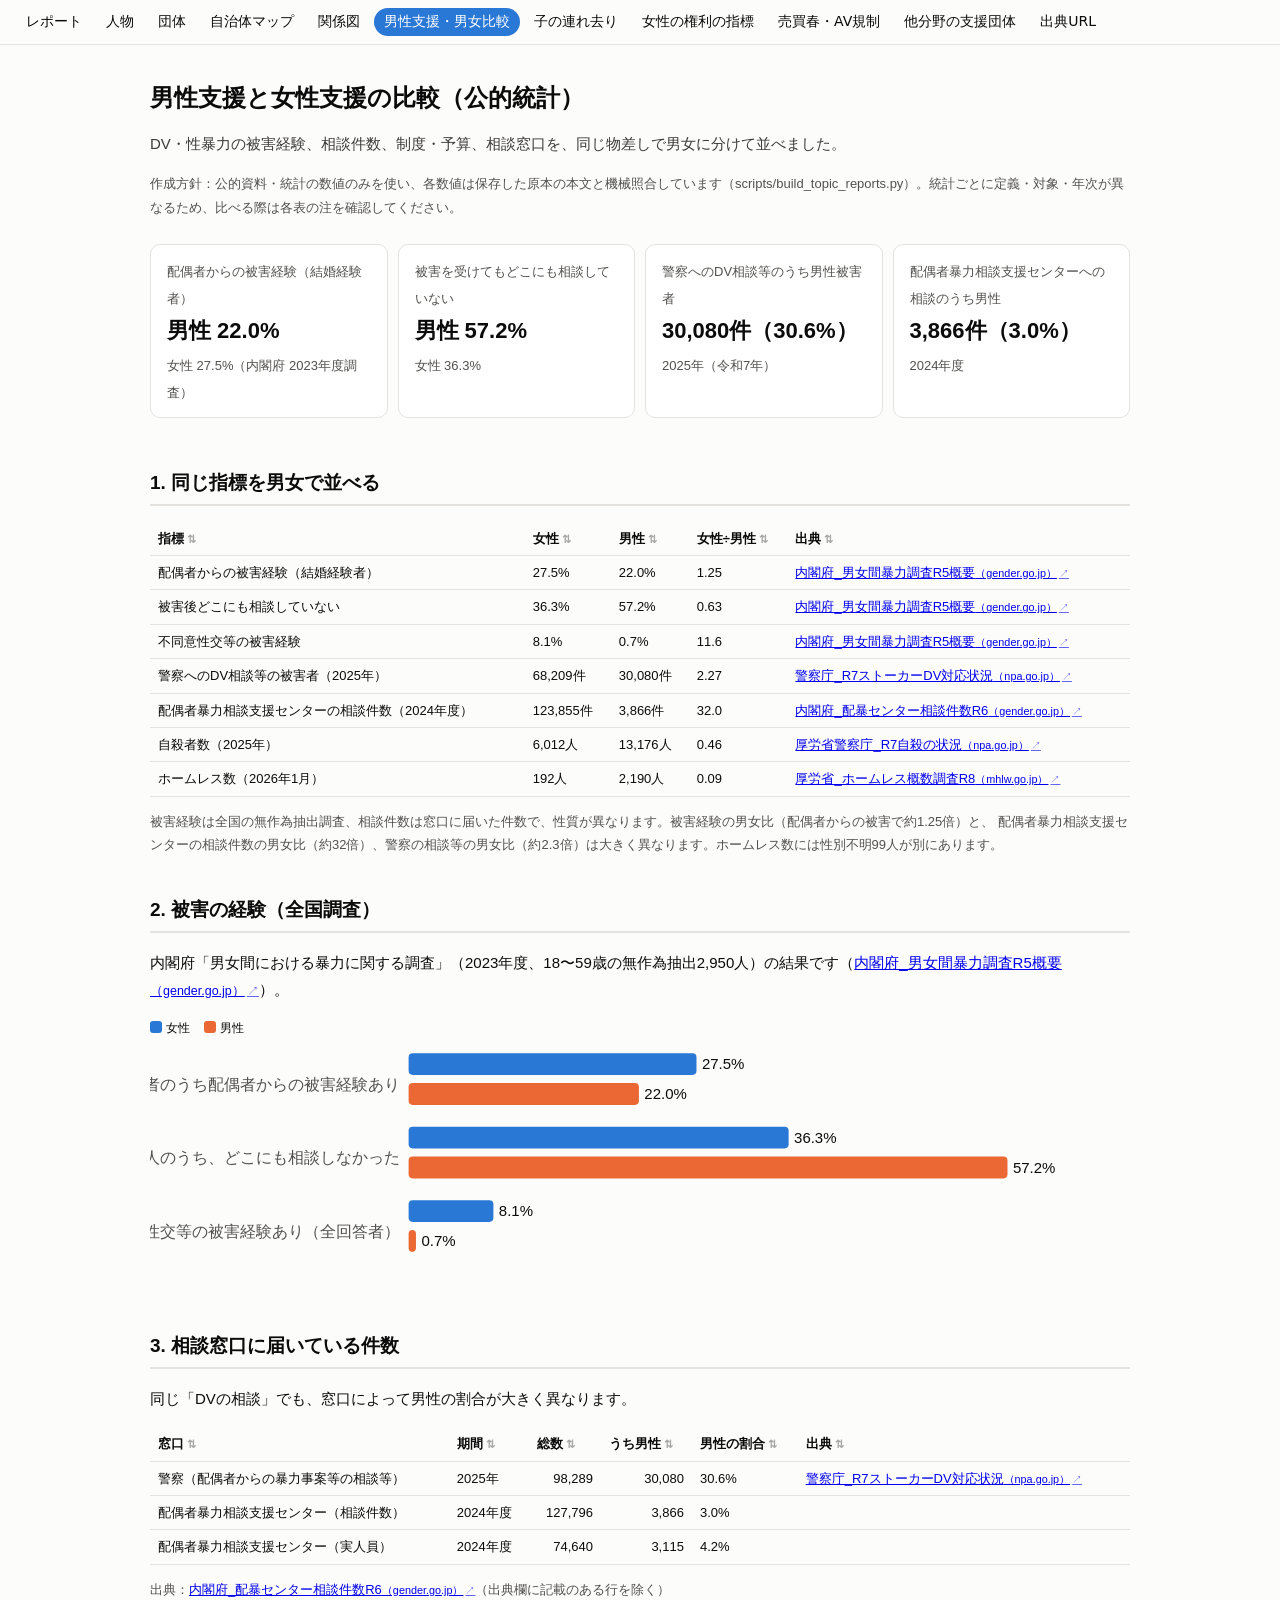
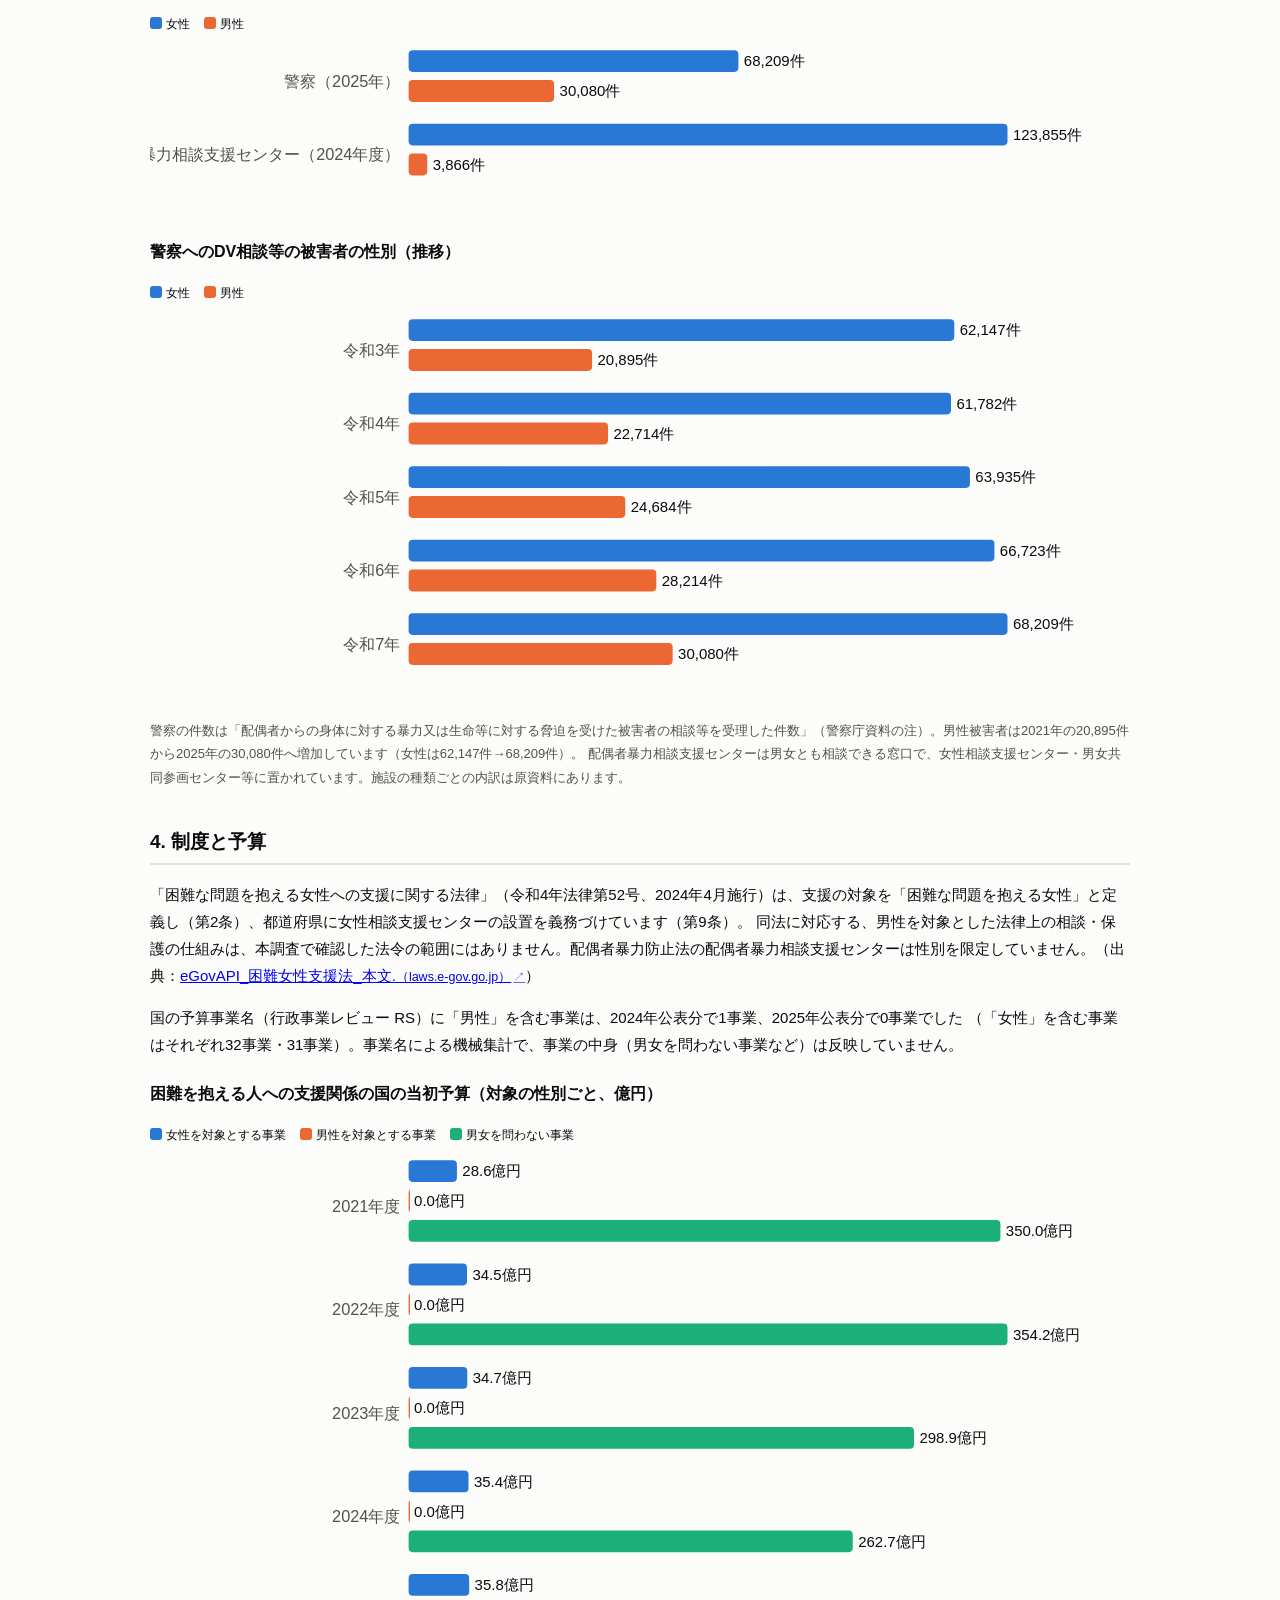
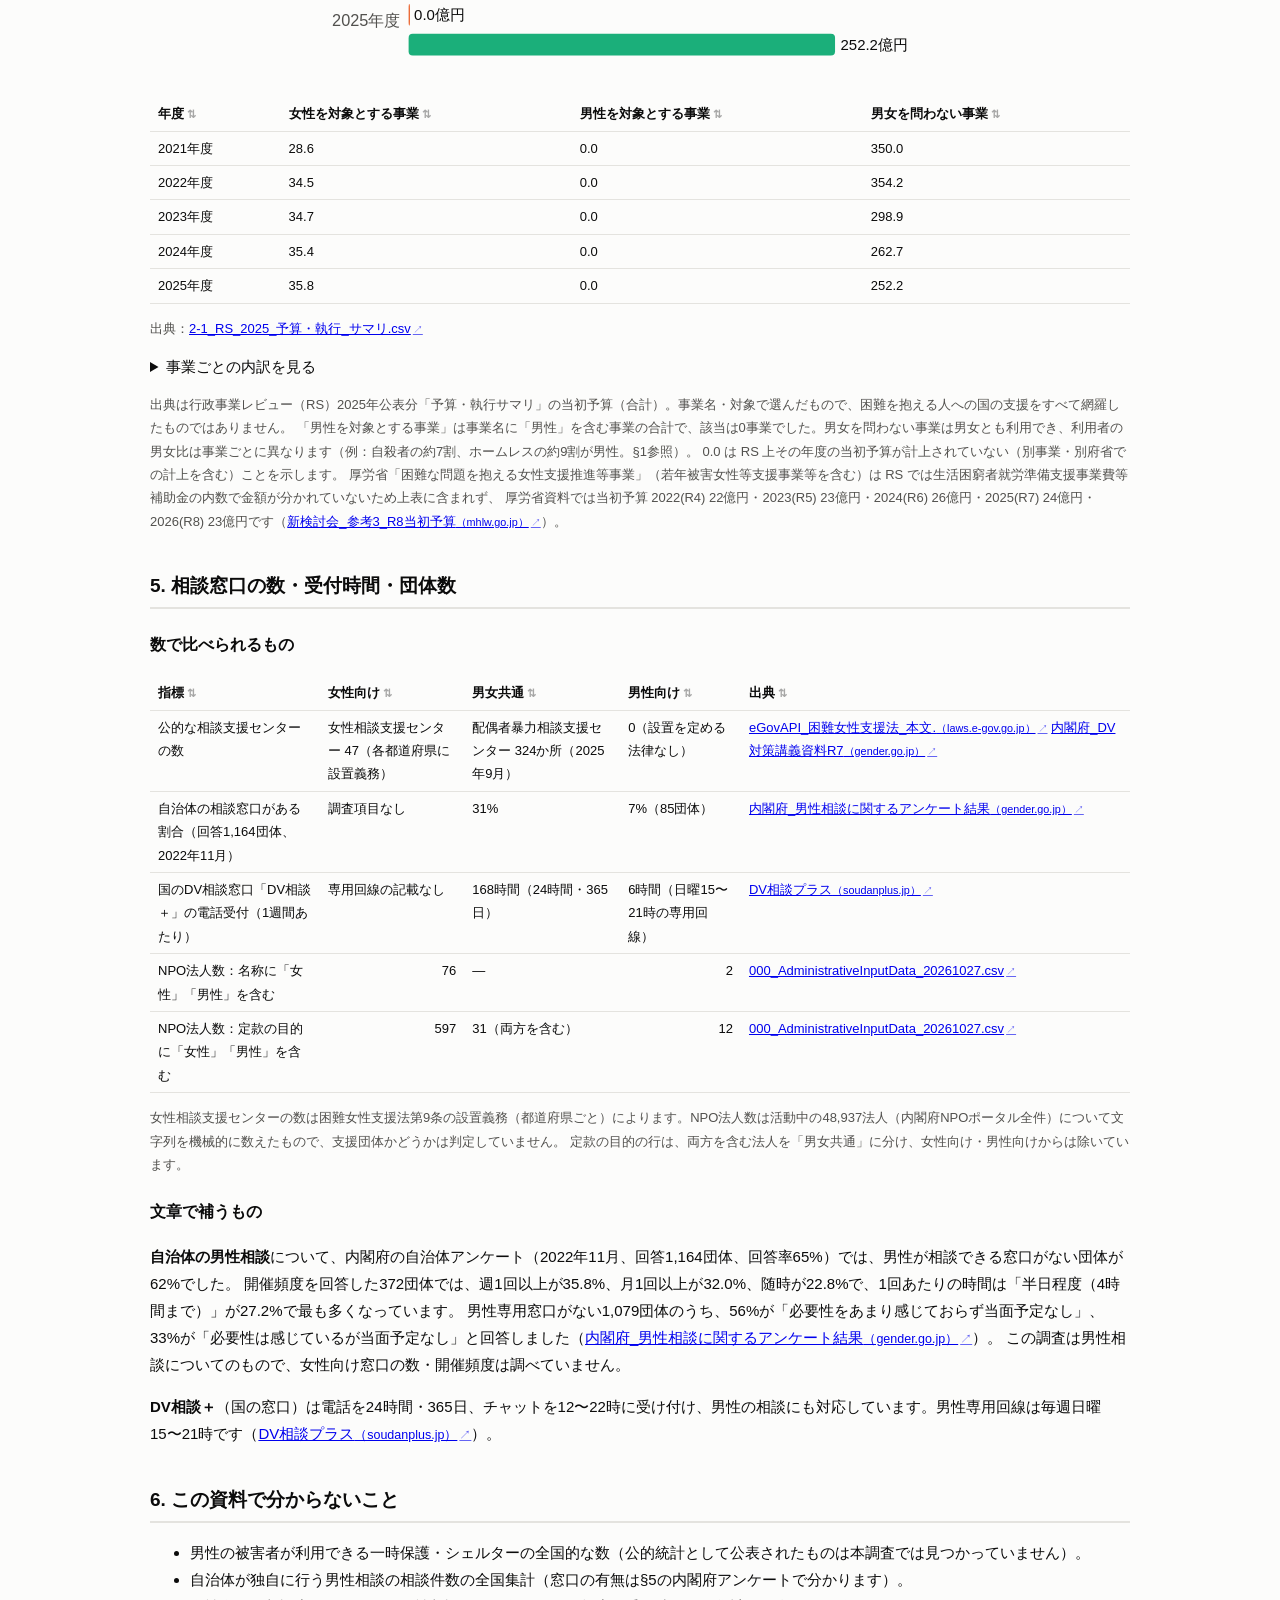
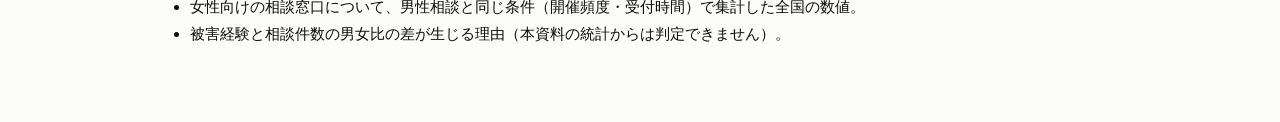
<file: men_support.html>
<!doctype html><html lang="ja"><head><meta charset="utf-8"><meta name="viewport" content="width=device-width,initial-scale=1"><title>男性支援と女性支援の比較（公的統計）</title><style>body{margin:0;background:#fcfcfb;color:#0b0b0b;font:15px/1.8 "Yu Gothic UI","Meiryo",sans-serif}main{max-width:980px;margin:0 auto;padding:20px 24px 60px}
h1{font-size:24px;line-height:1.4}h2{font-size:19px;margin-top:36px;border-bottom:2px solid #e4e3df;padding-bottom:4px}h3{font-size:16px;margin-top:22px}
.lead{color:#3c3b38}.note{color:#52514e;font-size:13px}.card{background:#fff;border:1px solid #e4e3df;border-radius:10px;padding:12px 16px;margin:12px 0}
table{border-collapse:collapse;width:100%;font-size:13px}th,td{border-bottom:1px solid #e4e3df;padding:5px 8px;text-align:left;vertical-align:top}td.n{text-align:right;white-space:nowrap}
.tw{overflow-x:auto}.chart{width:100%;height:auto;margin:6px 0}.ax{font-size:12px;fill:#52514e}.vl{font-size:11px;fill:#0b0b0b}
.legend{display:flex;gap:14px;font-size:12px}.legend i{display:inline-block;width:12px;height:12px;border-radius:3px;margin-right:4px;vertical-align:-1px}
.kpis{display:grid;grid-template-columns:repeat(auto-fit,minmax(200px,1fr));gap:10px}.kpi b{display:block;font-size:22px}
@media (prefers-color-scheme:dark){body{background:#1a1a19;color:#f0efec}.card{background:#222221;border-color:#353532}th,td{border-color:#353532}.lead{color:#c3c2b7}.note{color:#a3a29b}.ax{fill:#c3c2b7}.vl{fill:#f0efec}a{color:#7fb1ee}}</style><link rel="stylesheet" href="assets/site.css"><script src="assets/site.js" defer></script></head><body><nav class="sitenav"><a href="index.html">レポート</a><a href="people.html">人物</a><a href="orgs.html">団体</a><a href="map.html">自治体マップ</a><a href="network.html">関係図</a><a href="men_support.html">男性支援・男女比較</a><a href="child_abduction.html">子の連れ去り</a><a href="women_rights.html">女性の権利の指標</a><a href="sex_trade.html">売買春・AV規制</a><a href="other_fields.html">他分野の支援団体</a><a href="sources.html">出典URL</a></nav><main><h1>男性支援と女性支援の比較（公的統計）</h1><p class="lead">DV・性暴力の被害経験、相談件数、制度・予算、相談窓口を、同じ物差しで男女に分けて並べました。</p><p class="note">作成方針：公的資料・統計の数値のみを使い、各数値は保存した原本の本文と機械照合しています（scripts/build_topic_reports.py）。統計ごとに定義・対象・年次が異なるため、比べる際は各表の注を確認してください。</p>
<div class="kpis">
<div class="card kpi"><span class="note">配偶者からの被害経験（結婚経験者）</span><b>男性 22.0%</b><span class="note">女性 27.5%（内閣府 2023年度調査）</span></div>
<div class="card kpi"><span class="note">被害を受けてもどこにも相談していない</span><b>男性 57.2%</b><span class="note">女性 36.3%</span></div>
<div class="card kpi"><span class="note">警察へのDV相談等のうち男性被害者</span><b>30,080件（30.6%）</b><span class="note">2025年（令和7年）</span></div>
<div class="card kpi"><span class="note">配偶者暴力相談支援センターへの相談のうち男性</span><b>3,866件（3.0%）</b><span class="note">2024年度</span></div>
</div>
<h2>1. 同じ指標を男女で並べる</h2>
<div class="tw"><table><thead><tr><th>指標</th><th>女性</th><th>男性</th><th>女性÷男性</th><th>出典</th></tr></thead><tbody><tr><td>配偶者からの被害経験（結婚経験者）</td><td>27.5%</td><td>22.0%</td><td>1.25</td><td><a href="https://www.gender.go.jp/policy/no_violence/e-vaw/chousa/pdf/r05danjokan-gaiyo.pdf" target="_blank" rel="noopener" data-src="evidence/28_男性支援_比較/20261029T000659+0900_内閣府_男女間暴力調査R5概要.pdf">内閣府_男女間暴力調査R5概要<small>（gender.go.jp）</small></a></td></tr><tr><td>被害後どこにも相談していない</td><td>36.3%</td><td>57.2%</td><td>0.63</td><td><a href="https://www.gender.go.jp/policy/no_violence/e-vaw/chousa/pdf/r05danjokan-gaiyo.pdf" target="_blank" rel="noopener" data-src="evidence/28_男性支援_比較/20261029T000659+0900_内閣府_男女間暴力調査R5概要.pdf">内閣府_男女間暴力調査R5概要<small>（gender.go.jp）</small></a></td></tr><tr><td>不同意性交等の被害経験</td><td>8.1%</td><td>0.7%</td><td>11.6</td><td><a href="https://www.gender.go.jp/policy/no_violence/e-vaw/chousa/pdf/r05danjokan-gaiyo.pdf" target="_blank" rel="noopener" data-src="evidence/28_男性支援_比較/20261029T000659+0900_内閣府_男女間暴力調査R5概要.pdf">内閣府_男女間暴力調査R5概要<small>（gender.go.jp）</small></a></td></tr><tr><td>警察へのDV相談等の被害者（2025年）</td><td>68,209件</td><td>30,080件</td><td>2.27</td><td><a href="https://www.npa.go.jp/bureau/safetylife/stalker/R7_STDVRPCA_kouhou.pdf" target="_blank" rel="noopener" data-src="evidence/28_男性支援_比較/20261029T000702+0900_警察庁_R7ストーカーDV対応状況.pdf">警察庁_R7ストーカーDV対応状況<small>（npa.go.jp）</small></a></td></tr><tr><td>配偶者暴力相談支援センターの相談件数（2024年度）</td><td>123,855件</td><td>3,866件</td><td>32.0</td><td><a href="https://www.gender.go.jp/policy/no_violence/e-vaw/data/pdf/2024soudan.pdf" target="_blank" rel="noopener" data-src="evidence/28_男性支援_比較/20261029T000655+0900_内閣府_配暴センター相談件数R6.pdf">内閣府_配暴センター相談件数R6<small>（gender.go.jp）</small></a></td></tr><tr><td>自殺者数（2025年）</td><td>6,012人</td><td>13,176人</td><td>0.46</td><td><a href="https://www.npa.go.jp/safetylife/seianki/jisatsu/R08/R7jisatsunojoukyou.pdf" target="_blank" rel="noopener" data-src="evidence/28_男性支援_比較/20261029T000704+0900_厚労省警察庁_R7自殺の状況.pdf">厚労省警察庁_R7自殺の状況<small>（npa.go.jp）</small></a></td></tr><tr><td>ホームレス数（2026年1月）</td><td>192人</td><td>2,190人</td><td>0.09</td><td><a href="https://www.mhlw.go.jp/content/12003000/001695561.pdf" target="_blank" rel="noopener" data-src="evidence/28_男性支援_比較/20261029T000706+0900_厚労省_ホームレス概数調査R8.pdf">厚労省_ホームレス概数調査R8<small>（mhlw.go.jp）</small></a></td></tr></tbody></table></div>
<p class="note">被害経験は全国の無作為抽出調査、相談件数は窓口に届いた件数で、性質が異なります。被害経験の男女比（配偶者からの被害で約1.25倍）と、
配偶者暴力相談支援センターの相談件数の男女比（約32倍）、警察の相談等の男女比（約2.3倍）は大きく異なります。ホームレス数には性別不明99人が別にあります。</p>
<h2>2. 被害の経験（全国調査）</h2>
<p>内閣府「男女間における暴力に関する調査」（2023年度、18〜59歳の無作為抽出2,950人）の結果です（<a href="https://www.gender.go.jp/policy/no_violence/e-vaw/chousa/pdf/r05danjokan-gaiyo.pdf" target="_blank" rel="noopener" data-src="evidence/28_男性支援_比較/20261029T000659+0900_内閣府_男女間暴力調査R5概要.pdf">内閣府_男女間暴力調査R5概要<small>（gender.go.jp）</small></a>）。</p>
<div class="legend"><span><i style="background:#2a78d6"></i>女性</span><span><i style="background:#eb6834"></i>男性</span></div>
<svg viewBox="0 0 720 172" class="chart" role="img"><text x="184" y="33.0" text-anchor="end" class="ax">結婚経験者のうち配偶者からの被害経験あり</text><rect x="190" y="6" width="211.5" height="16" rx="3" fill="#2a78d6"><title>結婚経験者のうち配偶者からの被害経験あり 27.5%</title></rect><text x="405.5" y="18" class="vl">27.5%</text><rect x="190" y="28" width="169.2" height="16" rx="3" fill="#eb6834"><title>結婚経験者のうち配偶者からの被害経験あり 22.0%</title></rect><text x="363.2" y="40" class="vl">22.0%</text><text x="184" y="87.0" text-anchor="end" class="ax">配偶者から被害を受けた人のうち、どこにも相談しなかった</text><rect x="190" y="60" width="279.2" height="16" rx="3" fill="#2a78d6"><title>配偶者から被害を受けた人のうち、どこにも相談しなかった 36.3%</title></rect><text x="473.2" y="72" class="vl">36.3%</text><rect x="190" y="82" width="440.0" height="16" rx="3" fill="#eb6834"><title>配偶者から被害を受けた人のうち、どこにも相談しなかった 57.2%</title></rect><text x="634.0" y="94" class="vl">57.2%</text><text x="184" y="141.0" text-anchor="end" class="ax">不同意性交等の被害経験あり（全回答者）</text><rect x="190" y="114" width="62.3" height="16" rx="3" fill="#2a78d6"><title>不同意性交等の被害経験あり（全回答者） 8.1%</title></rect><text x="256.3" y="126" class="vl">8.1%</text><rect x="190" y="136" width="5.4" height="16" rx="3" fill="#eb6834"><title>不同意性交等の被害経験あり（全回答者） 0.7%</title></rect><text x="199.4" y="148" class="vl">0.7%</text></svg>
<h2>3. 相談窓口に届いている件数</h2>
<p>同じ「DVの相談」でも、窓口によって男性の割合が大きく異なります。</p>
<div class="tw"><table><thead><tr><th>窓口</th><th>期間</th><th>総数</th><th>うち男性</th><th>男性の割合</th><th>出典</th></tr></thead><tbody><tr><td>警察（配偶者からの暴力事案等の相談等）</td><td>2025年</td><td class="n">98,289</td><td class="n">30,080</td><td>30.6%</td><td><a href="https://www.npa.go.jp/bureau/safetylife/stalker/R7_STDVRPCA_kouhou.pdf" target="_blank" rel="noopener" data-src="evidence/28_男性支援_比較/20261029T000702+0900_警察庁_R7ストーカーDV対応状況.pdf">警察庁_R7ストーカーDV対応状況<small>（npa.go.jp）</small></a></td></tr><tr><td>配偶者暴力相談支援センター（相談件数）</td><td>2024年度</td><td class="n">127,796</td><td class="n">3,866</td><td>3.0%</td><td></td></tr><tr><td>配偶者暴力相談支援センター（実人員）</td><td>2024年度</td><td class="n">74,640</td><td class="n">3,115</td><td>4.2%</td><td></td></tr></tbody></table></div><p class="note">出典：<a href="https://www.gender.go.jp/policy/no_violence/e-vaw/data/pdf/2024soudan.pdf" target="_blank" rel="noopener" data-src="evidence/28_男性支援_比較/20261029T000655+0900_内閣府_配暴センター相談件数R6.pdf">内閣府_配暴センター相談件数R6<small>（gender.go.jp）</small></a>（出典欄に記載のある行を除く）</p>
<div class="legend"><span><i style="background:#2a78d6"></i>女性</span><span><i style="background:#eb6834"></i>男性</span></div>
<svg viewBox="0 0 720 118" class="chart" role="img"><text x="184" y="33.0" text-anchor="end" class="ax">警察（2025年）</text><rect x="190" y="6" width="242.3" height="16" rx="3" fill="#2a78d6"><title>警察（2025年） 68,209件</title></rect><text x="436.3" y="18" class="vl">68,209件</text><rect x="190" y="28" width="106.9" height="16" rx="3" fill="#eb6834"><title>警察（2025年） 30,080件</title></rect><text x="300.9" y="40" class="vl">30,080件</text><text x="184" y="87.0" text-anchor="end" class="ax">配偶者暴力相談支援センター（2024年度）</text><rect x="190" y="60" width="440.0" height="16" rx="3" fill="#2a78d6"><title>配偶者暴力相談支援センター（2024年度） 123,855件</title></rect><text x="634.0" y="72" class="vl">123,855件</text><rect x="190" y="82" width="13.7" height="16" rx="3" fill="#eb6834"><title>配偶者暴力相談支援センター（2024年度） 3,866件</title></rect><text x="207.7" y="94" class="vl">3,866件</text></svg>
<h3>警察へのDV相談等の被害者の性別（推移）</h3>
<div class="legend"><span><i style="background:#2a78d6"></i>女性</span><span><i style="background:#eb6834"></i>男性</span></div>
<svg viewBox="0 0 720 280" class="chart" role="img"><text x="184" y="33.0" text-anchor="end" class="ax">令和3年</text><rect x="190" y="6" width="400.9" height="16" rx="3" fill="#2a78d6"><title>令和3年 62,147件</title></rect><text x="594.9" y="18" class="vl">62,147件</text><rect x="190" y="28" width="134.8" height="16" rx="3" fill="#eb6834"><title>令和3年 20,895件</title></rect><text x="328.8" y="40" class="vl">20,895件</text><text x="184" y="87.0" text-anchor="end" class="ax">令和4年</text><rect x="190" y="60" width="398.5" height="16" rx="3" fill="#2a78d6"><title>令和4年 61,782件</title></rect><text x="592.5" y="72" class="vl">61,782件</text><rect x="190" y="82" width="146.5" height="16" rx="3" fill="#eb6834"><title>令和4年 22,714件</title></rect><text x="340.5" y="94" class="vl">22,714件</text><text x="184" y="141.0" text-anchor="end" class="ax">令和5年</text><rect x="190" y="114" width="412.4" height="16" rx="3" fill="#2a78d6"><title>令和5年 63,935件</title></rect><text x="606.4" y="126" class="vl">63,935件</text><rect x="190" y="136" width="159.2" height="16" rx="3" fill="#eb6834"><title>令和5年 24,684件</title></rect><text x="353.2" y="148" class="vl">24,684件</text><text x="184" y="195.0" text-anchor="end" class="ax">令和6年</text><rect x="190" y="168" width="430.4" height="16" rx="3" fill="#2a78d6"><title>令和6年 66,723件</title></rect><text x="624.4" y="180" class="vl">66,723件</text><rect x="190" y="190" width="182.0" height="16" rx="3" fill="#eb6834"><title>令和6年 28,214件</title></rect><text x="376.0" y="202" class="vl">28,214件</text><text x="184" y="249.0" text-anchor="end" class="ax">令和7年</text><rect x="190" y="222" width="440.0" height="16" rx="3" fill="#2a78d6"><title>令和7年 68,209件</title></rect><text x="634.0" y="234" class="vl">68,209件</text><rect x="190" y="244" width="194.0" height="16" rx="3" fill="#eb6834"><title>令和7年 30,080件</title></rect><text x="388.0" y="256" class="vl">30,080件</text></svg>
<p class="note">警察の件数は「配偶者からの身体に対する暴力又は生命等に対する脅迫を受けた被害者の相談等を受理した件数」（警察庁資料の注）。男性被害者は2021年の20,895件から2025年の30,080件へ増加しています（女性は62,147件→68,209件）。
配偶者暴力相談支援センターは男女とも相談できる窓口で、女性相談支援センター・男女共同参画センター等に置かれています。施設の種類ごとの内訳は原資料にあります。</p>
<h2>4. 制度と予算</h2>
<p>「困難な問題を抱える女性への支援に関する法律」（令和4年法律第52号、2024年4月施行）は、支援の対象を「困難な問題を抱える女性」と定義し（第2条）、都道府県に女性相談支援センターの設置を義務づけています（第9条）。
同法に対応する、男性を対象とした法律上の相談・保護の仕組みは、本調査で確認した法令の範囲にはありません。配偶者暴力防止法の配偶者暴力相談支援センターは性別を限定していません。（出典：<a href="https://laws.e-gov.go.jp/api/1/lawdata/504AC0100000052" target="_blank" rel="noopener" data-src="evidence/28_男性支援_比較/20261029T001224+0900_eGovAPI_困難女性支援法_本文.bin">eGovAPI_困難女性支援法_本文.<small>（laws.e-gov.go.jp）</small></a>）</p>
<p>国の予算事業名（行政事業レビュー RS）に「男性」を含む事業は、2024年公表分で1事業、2025年公表分で0事業でした
（「女性」を含む事業はそれぞれ32事業・31事業）。事業名による機械集計で、事業の中身（男女を問わない事業など）は反映していません。</p>
<h3>困難を抱える人への支援関係の国の当初予算（対象の性別ごと、億円）</h3>
<div class="legend"><span><i style="background:#2a78d6"></i>女性を対象とする事業</span><span><i style="background:#eb6834"></i>男性を対象とする事業</span><span><i style="background:#1baf7a"></i>男女を問わない事業</span></div>
<svg viewBox="0 0 720 390" class="chart" role="img"><text x="184" y="44.0" text-anchor="end" class="ax">2021年度</text><rect x="190" y="6" width="35.5" height="16" rx="3" fill="#2a78d6"><title>2021年度 28.6億円</title></rect><text x="229.5" y="18" class="vl">28.6億円</text><rect x="190" y="28" width="1.0" height="16" rx="3" fill="#eb6834"><title>2021年度 0.0億円</title></rect><text x="194.0" y="40" class="vl">0.0億円</text><rect x="190" y="50" width="434.8" height="16" rx="3" fill="#1baf7a"><title>2021年度 350.0億円</title></rect><text x="628.8" y="62" class="vl">350.0億円</text><text x="184" y="120.0" text-anchor="end" class="ax">2022年度</text><rect x="190" y="82" width="42.9" height="16" rx="3" fill="#2a78d6"><title>2022年度 34.5億円</title></rect><text x="236.9" y="94" class="vl">34.5億円</text><rect x="190" y="104" width="1.0" height="16" rx="3" fill="#eb6834"><title>2022年度 0.0億円</title></rect><text x="194.0" y="116" class="vl">0.0億円</text><rect x="190" y="126" width="440.0" height="16" rx="3" fill="#1baf7a"><title>2022年度 354.2億円</title></rect><text x="634.0" y="138" class="vl">354.2億円</text><text x="184" y="196.0" text-anchor="end" class="ax">2023年度</text><rect x="190" y="158" width="43.1" height="16" rx="3" fill="#2a78d6"><title>2023年度 34.7億円</title></rect><text x="237.1" y="170" class="vl">34.7億円</text><rect x="190" y="180" width="1.0" height="16" rx="3" fill="#eb6834"><title>2023年度 0.0億円</title></rect><text x="194.0" y="192" class="vl">0.0億円</text><rect x="190" y="202" width="371.3" height="16" rx="3" fill="#1baf7a"><title>2023年度 298.9億円</title></rect><text x="565.3" y="214" class="vl">298.9億円</text><text x="184" y="272.0" text-anchor="end" class="ax">2024年度</text><rect x="190" y="234" width="44.0" height="16" rx="3" fill="#2a78d6"><title>2024年度 35.4億円</title></rect><text x="238.0" y="246" class="vl">35.4億円</text><rect x="190" y="256" width="1.0" height="16" rx="3" fill="#eb6834"><title>2024年度 0.0億円</title></rect><text x="194.0" y="268" class="vl">0.0億円</text><rect x="190" y="278" width="326.3" height="16" rx="3" fill="#1baf7a"><title>2024年度 262.7億円</title></rect><text x="520.3" y="290" class="vl">262.7億円</text><text x="184" y="348.0" text-anchor="end" class="ax">2025年度</text><rect x="190" y="310" width="44.5" height="16" rx="3" fill="#2a78d6"><title>2025年度 35.8億円</title></rect><text x="238.5" y="322" class="vl">35.8億円</text><rect x="190" y="332" width="1.0" height="16" rx="3" fill="#eb6834"><title>2025年度 0.0億円</title></rect><text x="194.0" y="344" class="vl">0.0億円</text><rect x="190" y="354" width="313.3" height="16" rx="3" fill="#1baf7a"><title>2025年度 252.2億円</title></rect><text x="507.3" y="366" class="vl">252.2億円</text></svg>
<div class="tw"><table><thead><tr><th>年度</th><th>女性を対象とする事業</th><th>男性を対象とする事業</th><th>男女を問わない事業</th></tr></thead><tbody><tr><td>2021年度</td><td>28.6</td><td>0.0</td><td>350.0</td></tr><tr><td>2022年度</td><td>34.5</td><td>0.0</td><td>354.2</td></tr><tr><td>2023年度</td><td>34.7</td><td>0.0</td><td>298.9</td></tr><tr><td>2024年度</td><td>35.4</td><td>0.0</td><td>262.7</td></tr><tr><td>2025年度</td><td>35.8</td><td>0.0</td><td>252.2</td></tr></tbody></table></div><p class="note">出典：<a href="https://rssystem.go.jp/download-csv/2025" target="_blank" rel="noopener" data-src="evidence/13_国_行政事業レビューRS/x_20261028T085452+0900_RS2025_2-1_予算・執行_サマリ/2-1_RS_2025_予算・執行_サマリ.csv">2-1_RS_2025_予算・執行_サマリ.csv</a></p>
<details><summary>事業ごとの内訳を見る</summary>
<div class="tw"><table><thead><tr><th>対象</th><th>分野</th><th>事業名（府省庁）</th><th>2021年度</th><th>2022年度</th><th>2023年度</th><th>2024年度</th><th>2025年度</th></tr></thead><tbody><tr><td>女性</td><td>困難女性支援法関係</td><td>女性自立支援事業費補助金（厚生労働省）</td><td class="n">13.4</td><td class="n">15.9</td><td class="n">15.7</td><td class="n">16.0</td><td class="n">16.0</td></tr><tr><td>女性</td><td>困難女性支援法関係</td><td>女性保護事業費負担金（厚生労働省）</td><td class="n">9.4</td><td class="n">9.6</td><td class="n">10.0</td><td class="n">10.3</td><td class="n">10.6</td></tr><tr><td>女性</td><td>困難女性支援法関係</td><td>女性相談支援センター運営費負担金（厚生労働省）</td><td class="n">0.2</td><td class="n">0.2</td><td class="n">0.2</td><td class="n">0.2</td><td class="n">0.2</td></tr><tr><td>女性</td><td>困難女性支援法関係</td><td>女性支援関係機関支援体制強化事業（厚生労働省）</td><td class="n">0.0</td><td class="n">0.0</td><td class="n">0.0</td><td class="n">0.0</td><td class="n">0.2</td></tr><tr><td>女性</td><td>女性に対する暴力</td><td>女性に対する暴力の根絶に向けた取組に必要な経費（内閣府）</td><td class="n">5.6</td><td class="n">8.8</td><td class="n">8.8</td><td class="n">8.8</td><td class="n">8.8</td></tr><tr><td>男女共通</td><td>自殺対策</td><td>地域自殺対策強化事業（地域自殺対策強化交付金等）（厚生労働省）</td><td class="n">33.6</td><td class="n">34.7</td><td class="n">36.1</td><td class="n">38.0</td><td class="n">39.5</td></tr><tr><td>男女共通</td><td>自殺対策</td><td>自殺対策推進経費（厚生労働省）</td><td class="n">0.9</td><td class="n">0.9</td><td class="n">0.9</td><td class="n">0.8</td><td class="n">0.8</td></tr><tr><td>男女共通</td><td>自殺対策</td><td>こどもの自殺対策推進経費（こども家庭庁）</td><td class="n">0.0</td><td class="n">0.0</td><td class="n">0.0</td><td class="n">0.6</td><td class="n">0.6</td></tr><tr><td>男女共通</td><td>孤独・孤立対策</td><td>孤独・孤立対策推進経費（内閣府）</td><td class="n">0.0</td><td class="n">0.0</td><td class="n">0.0</td><td class="n">2.0</td><td class="n">2.1</td></tr><tr><td>男女共通</td><td>孤独・孤立対策</td><td>在外邦人の孤独・孤立に係るチャット相談窓口等の業務委託経費（外務省）</td><td class="n">0.0</td><td class="n">0.0</td><td class="n">0.0</td><td class="n">0.1</td><td class="n">0.1</td></tr><tr><td>男女共通</td><td>ひきこもり支援</td><td>ひきこもりに関する地域社会に向けた普及啓発と情報発信の実施（厚生労働省）</td><td class="n">1.5</td><td class="n">1.5</td><td class="n">1.2</td><td class="n">1.2</td><td class="n">1.2</td></tr><tr><td>男女共通</td><td>ひきこもり支援</td><td>ひきこもり支援実施機関支援力向上研修（厚生労働省）</td><td class="n">0.0</td><td class="n">0.1</td><td class="n">0.2</td><td class="n">0.2</td><td class="n">0.2</td></tr><tr><td>男女共通</td><td>ひきこもり支援</td><td>ひきこもり支援者支援事業（厚生労働省）</td><td class="n">0.0</td><td class="n">0.0</td><td class="n">0.1</td><td class="n">0.1</td><td class="n">0.3</td></tr><tr><td>男女共通</td><td>ホームレス支援</td><td>ホームレス等に対する就労支援事業（厚生労働省）</td><td class="n">3.4</td><td class="n">3.3</td><td class="n">3.3</td><td class="n">3.2</td><td class="n">3.3</td></tr><tr><td>男女共通</td><td>ホームレス支援</td><td>ホームレスの実態に関する全国調査（概数調査及び生活実態調査）（厚生労働省）</td><td class="n">0.7</td><td class="n">0.2</td><td class="n">0.1</td><td class="n">0.1</td><td class="n">0.1</td></tr><tr><td>男女共通</td><td>生活困窮者自立支援</td><td>生活困窮者自立相談支援事業費等負担金（厚生労働省）</td><td class="n">297.9</td><td class="n">301.4</td><td class="n">243.1</td><td class="n">200.5</td><td class="n">179.4</td></tr><tr><td>男女共通</td><td>生活困窮者自立支援</td><td>生活困窮者自立支援制度人材養成研修事業等（厚生労働省）</td><td class="n">1.2</td><td class="n">1.2</td><td class="n">1.6</td><td class="n">1.7</td><td class="n">1.4</td></tr><tr><td>男女共通</td><td>犯罪被害者支援</td><td>犯罪被害者支援の推進（警察庁）</td><td class="n">0.5</td><td class="n">0.5</td><td class="n">0.5</td><td class="n">0.6</td><td class="n">1.3</td></tr><tr><td>男女共通</td><td>犯罪被害者支援</td><td>犯罪被害者等給付金等（警察庁）</td><td class="n">10.3</td><td class="n">10.3</td><td class="n">11.8</td><td class="n">13.5</td><td class="n">21.8</td></tr></tbody></table></div>
</details>
<p class="note">出典は行政事業レビュー（RS）2025年公表分「予算・執行サマリ」の当初予算（合計）。事業名・対象で選んだもので、困難を抱える人への国の支援をすべて網羅したものではありません。
「男性を対象とする事業」は事業名に「男性」を含む事業の合計で、該当は0事業でした。男女を問わない事業は男女とも利用でき、利用者の男女比は事業ごとに異なります（例：自殺者の約7割、ホームレスの約9割が男性。§1参照）。
0.0 は RS 上その年度の当初予算が計上されていない（別事業・別府省での計上を含む）ことを示します。
厚労省「困難な問題を抱える女性支援推進等事業」（若年被害女性等支援事業等を含む）は RS では生活困窮者就労準備支援事業費等補助金の内数で金額が分かれていないため上表に含まれず、
厚労省資料では当初予算 2022(R4) 22億円・2023(R5) 23億円・2024(R6) 26億円・2025(R7) 24億円・2026(R8) 23億円です（<a href="https://www.mhlw.go.jp/content/12201000/001728881.pdf" target="_blank" rel="noopener" data-src="evidence/05_国_審議会/20261028T084651+0900_新検討会_参考3_R8当初予算.pdf">新検討会_参考3_R8当初予算<small>（mhlw.go.jp）</small></a>）。</p>
<h2>5. 相談窓口の数・受付時間・団体数</h2>
<h3>数で比べられるもの</h3>
<div class="tw"><table><thead><tr><th>指標</th><th>女性向け</th><th>男女共通</th><th>男性向け</th><th>出典</th></tr></thead><tbody><tr><td>公的な相談支援センターの数</td><td>女性相談支援センター 47（各都道府県に設置義務）</td><td>配偶者暴力相談支援センター 324か所（2025年9月）</td><td>0（設置を定める法律なし）</td><td><a href="https://laws.e-gov.go.jp/api/1/lawdata/504AC0100000052" target="_blank" rel="noopener" data-src="evidence/28_男性支援_比較/20261029T001224+0900_eGovAPI_困難女性支援法_本文.bin">eGovAPI_困難女性支援法_本文.<small>（laws.e-gov.go.jp）</small></a> <a href="https://www.gender.go.jp/policy/chihou_renkei/joho/pdf/r07/11.pdf" target="_blank" rel="noopener" data-src="evidence/28_男性支援_比較/20261029T003347+0900_内閣府_DV対策講義資料R7.pdf">内閣府_DV対策講義資料R7<small>（gender.go.jp）</small></a></td></tr><tr><td>自治体の相談窓口がある割合（回答1,164団体、2022年11月）</td><td>調査項目なし</td><td>31%</td><td>7%（85団体）</td><td><a href="https://www.gender.go.jp/policy/chihou_renkei/pdf/230705_02.pdf" target="_blank" rel="noopener" data-src="evidence/28_男性支援_比較/20261029T003347+0900_内閣府_男性相談に関するアンケート結果R5.pdf">内閣府_男性相談に関するアンケート結果<small>（gender.go.jp）</small></a></td></tr><tr><td>国のDV相談窓口「DV相談＋」の電話受付（1週間あたり）</td><td>専用回線の記載なし</td><td>168時間（24時間・365日）</td><td>6時間（日曜15〜21時の専用回線）</td><td><a href="https://soudanplus.jp/" target="_blank" rel="noopener" data-src="evidence/28_男性支援_比較/20261029T003348+0900_DV相談プラス.html">DV相談プラス<small>（soudanplus.jp）</small></a></td></tr><tr><td>NPO法人数：名称に「女性」「男性」を含む</td><td class="n">76</td><td>—</td><td class="n">2</td><td><a href="https://www.npo-homepage.go.jp/npoportal/download/zip/gyousei_000.zip" target="_blank" rel="noopener" data-src="evidence/20_内閣府NPOポータル/x_20261028T201520+0900_全件_gyousei_000/000_AdministrativeInputData_20261027.csv">000_AdministrativeInputData_20261027.csv</a></td></tr><tr><td>NPO法人数：定款の目的に「女性」「男性」を含む</td><td class="n">597</td><td>31（両方を含む）</td><td class="n">12</td><td><a href="https://www.npo-homepage.go.jp/npoportal/download/zip/gyousei_000.zip" target="_blank" rel="noopener" data-src="evidence/20_内閣府NPOポータル/x_20261028T201520+0900_全件_gyousei_000/000_AdministrativeInputData_20261027.csv">000_AdministrativeInputData_20261027.csv</a></td></tr></tbody></table></div>
<p class="note">女性相談支援センターの数は困難女性支援法第9条の設置義務（都道府県ごと）によります。NPO法人数は活動中の48,937法人（内閣府NPOポータル全件）について文字列を機械的に数えたもので、支援団体かどうかは判定していません。
定款の目的の行は、両方を含む法人を「男女共通」に分け、女性向け・男性向けからは除いています。</p>
<h3>文章で補うもの</h3>
<p><b>自治体の男性相談</b>について、内閣府の自治体アンケート（2022年11月、回答1,164団体、回答率65%）では、男性が相談できる窓口がない団体が62%でした。
開催頻度を回答した372団体では、週1回以上が35.8%、月1回以上が32.0%、随時が22.8%で、1回あたりの時間は「半日程度（4時間まで）」が27.2%で最も多くなっています。
男性専用窓口がない1,079団体のうち、56%が「必要性をあまり感じておらず当面予定なし」、33%が「必要性は感じているが当面予定なし」と回答しました（<a href="https://www.gender.go.jp/policy/chihou_renkei/pdf/230705_02.pdf" target="_blank" rel="noopener" data-src="evidence/28_男性支援_比較/20261029T003347+0900_内閣府_男性相談に関するアンケート結果R5.pdf">内閣府_男性相談に関するアンケート結果<small>（gender.go.jp）</small></a>）。
この調査は男性相談についてのもので、女性向け窓口の数・開催頻度は調べていません。</p>
<p><b>DV相談＋</b>（国の窓口）は電話を24時間・365日、チャットを12〜22時に受け付け、男性の相談にも対応しています。男性専用回線は毎週日曜15〜21時です（<a href="https://soudanplus.jp/" target="_blank" rel="noopener" data-src="evidence/28_男性支援_比較/20261029T003348+0900_DV相談プラス.html">DV相談プラス<small>（soudanplus.jp）</small></a>）。</p>
<h2>6. この資料で分からないこと</h2>
<ul><li>男性の被害者が利用できる一時保護・シェルターの全国的な数（公的統計として公表されたものは本調査では見つかっていません）。</li>
<li>自治体が独自に行う男性相談の相談件数の全国集計（窓口の有無は§5の内閣府アンケートで分かります）。</li>
<li>女性向けの相談窓口について、男性相談と同じ条件（開催頻度・受付時間）で集計した全国の数値。</li>
<li>被害経験と相談件数の男女比の差が生じる理由（本資料の統計からは判定できません）。</li></ul>
</main></body></html>
</file>
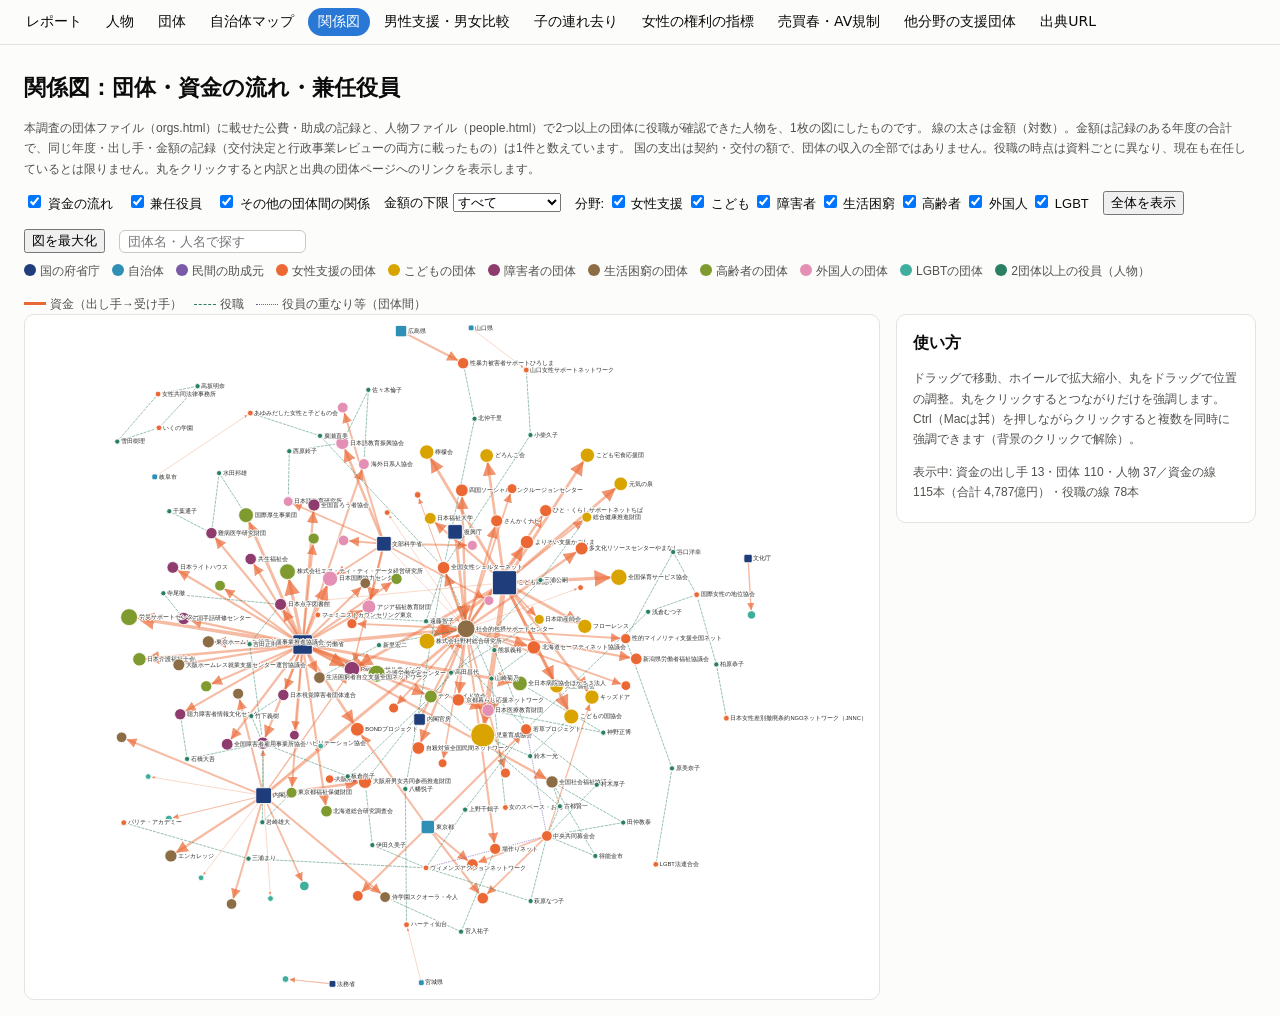
<file: network.html>
<!doctype html><html lang="ja"><head><meta charset="utf-8"><meta name="viewport" content="width=device-width,initial-scale=1"><title>関係図：団体・資金の流れ・兼任役員</title>
<style>body{margin:0;background:#fcfcfb;color:#0b0b0b;font:14px/1.7 "Yu Gothic UI","Meiryo",sans-serif}main{max-width:1400px;margin:0 auto;padding:16px 24px}
.wrap{display:grid;grid-template-columns:minmax(0,1fr) 360px;gap:16px;align-items:start}@media(max-width:1000px){.wrap{grid-template-columns:1fr}}
.stage{background:#fff;border:1px solid #e4e3df;border-radius:10px;position:relative;overflow:hidden}svg{display:block;width:100%;height:76vh;cursor:grab;touch-action:none}
.panel{background:#fff;border:1px solid #e4e3df;border-radius:10px;padding:8px 16px;margin-bottom:12px}.side{max-height:78vh;overflow:auto}
.ctl{display:flex;gap:14px;flex-wrap:wrap;align-items:center;font-size:13px;margin:8px 0}.ctl input[type=search]{padding:3px 8px;border:1px solid #c9c8c3;border-radius:6px;width:14em}
.legend{display:flex;gap:12px;flex-wrap:wrap;font-size:12px;color:#52514e}.legend i{display:inline-block;width:12px;height:12px;border-radius:50%;margin-right:4px;vertical-align:-1px}
.legend b{display:inline-block;width:22px;height:0;border-top:3px solid #eb6834;margin-right:4px;vertical-align:3px}.legend b.o{border-top:1.5px dashed #2a7f62}.legend b.r{border-top:1.5px dotted #7a5aa6}
.note{color:#52514e;font-size:12px}h1{font-size:22px;margin:8px 0}h2{font-size:16px;margin:6px 0}
.l{stroke-linecap:round}.l.money{stroke:#eb6834;stroke-opacity:.45}.l.officer{stroke:#2a7f62;stroke-opacity:.6;stroke-dasharray:4 3}.l.relation{stroke:#7a5aa6;stroke-opacity:.7;stroke-dasharray:1 3}
.n circle,.n rect{stroke:#fff;stroke-width:1.5;cursor:pointer}.n text{font-size:10px;fill:#2b2b29;pointer-events:none;paint-order:stroke;stroke:#fff;stroke-width:3px}
.dim{opacity:.08}.hl.l{stroke-opacity:.95}.sel circle,.sel rect{stroke:#0b0b0b;stroke-width:2.5}
ul.e{padding-left:1.1em;margin:4px 0;font-size:12px}ul.e li{margin:3px 0}ul.e small{color:#52514e}.amt{font-variant-numeric:tabular-nums;white-space:nowrap}
button.lk{background:none;border:0;padding:0;color:#1a5fb4;cursor:pointer;font:inherit;text-decoration:underline}
#box.max{position:fixed;inset:0;z-index:50;background:#fcfcfb;padding:6px 12px;overflow:hidden;display:flex;flex-direction:column}
#box.max .ctl,#box.max .legend{margin:2px 0}#box.max .wrap{flex:1;min-height:0;grid-template-columns:minmax(0,1fr) 340px}
#box.max .stage,#box.max svg{height:100%}#box.max .side{max-height:100%}@media(max-width:1000px){#box.max .wrap{grid-template-columns:1fr}#box.max .side{display:none}}
@media (prefers-color-scheme:dark){body{background:#1a1a19;color:#f0efec}.panel,.stage{background:#222221;border-color:#353532}#box.max{background:#1a1a19}
.note,.legend,ul.e small{color:#a9a8a3}a,button.lk{color:#7fb1ee}.ctl input[type=search],.ctl select,.ctl button{background:#2b2b29;color:#f0efec;border:1px solid #5a5955;border-radius:6px}
.n circle,.n rect{stroke:#222221}.n text{fill:#e6e5e1;stroke:#222221}.sel circle,.sel rect{stroke:#f0efec}.l.money{stroke-opacity:.55}
.n rect[fill="#1f3d7a"]{fill:#6f93e0}.legend i[style*="#1f3d7a"]{background:#6f93e0!important}.n circle[fill="#8e3b6e"]{fill:#c46aa3}.legend i[style*="#8e3b6e"]{background:#c46aa3!important}
.n circle[fill="#2a7f62"]{fill:#4fbf93}.legend i[style*="#2a7f62"]{background:#4fbf93!important}.l.officer{stroke:#4fbf93}.legend b.o{border-top-color:#4fbf93}.l.relation{stroke:#a98bd6}}
</style><link rel="stylesheet" href="assets/site.css"><script src="assets/site.js" defer></script></head><body><nav class="sitenav"><a href="index.html">レポート</a><a href="people.html">人物</a><a href="orgs.html">団体</a><a href="map.html">自治体マップ</a><a href="network.html">関係図</a><a href="men_support.html">男性支援・男女比較</a><a href="child_abduction.html">子の連れ去り</a><a href="women_rights.html">女性の権利の指標</a><a href="sex_trade.html">売買春・AV規制</a><a href="other_fields.html">他分野の支援団体</a><a href="sources.html">出典URL</a></nav><main>
<h1>関係図：団体・資金の流れ・兼任役員</h1>
<p class="note">本調査の団体ファイル（orgs.html）に載せた公費・助成の記録と、人物ファイル（people.html）で2つ以上の団体に役職が確認できた人物を、1枚の図にしたものです。
線の太さは金額（対数）。金額は記録のある年度の合計で、同じ年度・出し手・金額の記録（交付決定と行政事業レビューの両方に載ったもの）は1件と数えています。
国の支出は契約・交付の額で、団体の収入の全部ではありません。役職の時点は資料ごとに異なり、現在も在任しているとは限りません。丸をクリックすると内訳と出典の団体ページへのリンクを表示します。</p>
<div id="box"><div class="ctl">
<label><input type="checkbox" id="c_money" checked> 資金の流れ</label>
<label><input type="checkbox" id="c_officer" checked> 兼任役員</label>
<label><input type="checkbox" id="c_relation" checked> その他の団体間の関係</label>
<label>金額の下限 <select id="c_min"><option value="0">すべて</option><option value="1e7">1,000万円以上</option><option value="1e8">1億円以上</option></select></label>
<span id="c_fields">分野:</span>
<button id="fit" type="button">全体を表示</button><button id="max" type="button" title="Escで元に戻す">図を最大化</button>
<input type="search" id="q" placeholder="団体名・人名で探す">
</div>
<div class="legend"><span><i style="background:#1f3d7a"></i>国の府省庁</span><span><i style="background:#2f8fb5"></i>自治体</span><span><i style="background:#7a5aa6"></i>民間の助成元</span>
<span><i style="background:#eb6834"></i>女性支援の団体</span><span id="lg_fields"></span><span><i style="background:#2a7f62"></i>2団体以上の役員（人物）</span>
<span><b></b>資金（出し手→受け手）</span><span><b class="o"></b>役職</span><span><b class="r"></b>役員の重なり等（団体間）</span></div>
<div class="wrap"><div class="stage"><svg id="g"><defs><marker id="ar" viewBox="0 0 10 10" refX="9" refY="5" markerWidth="5" markerHeight="5" orient="auto-start-reverse"><path d="M0,0L10,5L0,10z" fill="#eb6834" fill-opacity=".7"/></marker></defs><g id="vp"><g id="L"></g><g id="N"></g></g></svg></div>
<div class="side"><div class="panel" id="info"><h2>使い方</h2><p class="note">ドラッグで移動、ホイールで拡大縮小、丸をドラッグで位置の調整。丸をクリックするとつながりだけを強調します。Ctrl（Macは⌘）を押しながらクリックすると複数を同時に強調できます（背景のクリックで解除）。</p><div id="stats"></div></div></div></div></div>
</main>
<script>const DATA={"nodes": [{"id": "厚生労働省", "kind": "funder", "sub": "国", "total": 20074184373}, {"id": "PwCコンサルティング", "kind": "org", "field": "障害者", "total": 1520288002}, {"id": "文部科学省", "kind": "funder", "sub": "国", "total": 802472755}, {"id": "こども家庭庁", "kind": "funder", "sub": "国", "total": 454730675260}, {"id": "内閣府", "kind": "funder", "sub": "国", "total": 1702188000}, {"id": "社会的包摂サポートセンター", "kind": "org", "field": "生活困窮", "total": 6876198000}, {"id": "内閣官房", "kind": "funder", "sub": "国", "total": 107800000}, {"id": "復興庁", "kind": "funder", "sub": "国", "total": 760000000}, {"id": "国際厚生事業団", "kind": "org", "field": "高齢者・生活困窮・外国人", "total": 959678000}, {"id": "東京都", "kind": "funder", "sub": "自治体", "total": 347967000}, {"id": "BONDプロジェクト", "kind": "org", "field": "", "total": 425919000}, {"id": "大阪府男女共同参画推進財団", "kind": "org", "field": "", "total": 374458000}, {"id": "大阪府", "kind": "org", "field": "", "total": 13250000}, {"id": "介護労働安定センター", "kind": "org", "field": "高齢者", "total": 3935851298}, {"id": "株式会社野村総合研究所", "kind": "org", "field": "こども", "total": 1986246910}, {"id": "株式会社エヌ・ティ・ティ・データ経営研究所", "kind": "org", "field": "高齢者", "total": 1788483537}, {"id": "日本国際協力センター", "kind": "org", "field": "外国人", "total": 1177772350}, {"id": "日本点字図書館", "kind": "org", "field": "障害者", "total": 133699759}, {"id": "よりそい支援かごしま", "kind": "org", "field": "", "total": 325000000}, {"id": "テクノエイド協会", "kind": "org", "field": "高齢者・障害者", "total": 248842056}, {"id": "四国ソーシャルインクルージョンセンター", "kind": "org", "field": "", "total": 219000000}, {"id": "児童育成協会", "kind": "org", "field": "こども", "total": 442041678000}, {"id": "全国社会福祉協議会", "kind": "org", "field": "生活困窮", "total": 173858000}, {"id": "ひと・くらしサポートネットちば", "kind": "org", "field": "", "total": 149000000}, {"id": "京都暮らし応援ネットワーク", "kind": "org", "field": "", "total": 180000000}, {"id": "北海道セーフティネット協議会", "kind": "org", "field": "", "total": 368000000}, {"id": "多文化リソースセンターやまなし", "kind": "org", "field": "", "total": 258000000}, {"id": "自殺対策全国民間ネットワーク", "kind": "org", "field": "", "total": 214000000}, {"id": "日本語教育振興協会", "kind": "org", "field": "外国人", "total": 282649000}, {"id": "さぽうとにじゅういち", "kind": "org", "field": "外国人", "total": 36464513}, {"id": "日本語教育学会", "kind": "org", "field": "外国人", "total": 57155950}, {"id": "さんかくナビ", "kind": "org", "field": "", "total": 141000000}, {"id": "全国女性シェルターネット", "kind": "org", "field": "", "total": 201000000}, {"id": "Colabo", "kind": "org", "field": "", "total": 98378000}, {"id": "中央共同募金会", "kind": "org", "field": "", "total": 61350000}, {"id": "ぱっぷす", "kind": "org", "field": "", "total": 98578000}, {"id": "日本総合研究所", "kind": "org", "field": "高齢者", "total": 75335250}, {"id": "アジア福祉教育財団", "kind": "org", "field": "外国人", "total": 442706002}, {"id": "日本福祉大学", "kind": "org", "field": "こども", "total": 119537350}, {"id": "外務省", "kind": "funder", "sub": "国", "total": 891002586}, {"id": "グッドネーバーズ・ジャパン", "kind": "org", "field": "ひとり親", "total": 917973586}, {"id": "農林水産省", "kind": "funder", "sub": "国", "total": 26971000}, {"id": "日本障害者リハビリテーション協会", "kind": "org", "field": "障害者", "total": 171075000}, {"id": "日本介護福祉士会", "kind": "org", "field": "高齢者・生活困窮", "total": 353245000}, {"id": "キッズドア", "kind": "org", "field": "こども・ひとり親", "total": 626999000}, {"id": "日本駆け込み寺", "kind": "org", "field": "", "total": 61655000}, {"id": "日本ライトハウス", "kind": "org", "field": "障害者", "total": 114024000}, {"id": "新潟県労働者福祉協議会", "kind": "org", "field": "", "total": 107000000}, {"id": "地域共生政策自治体連携機構", "kind": "org", "field": "高齢者", "total": 81989802}, {"id": "若草プロジェクト", "kind": "org", "field": "", "total": 71578000}, {"id": "生活困窮者自立支援全国ネットワーク", "kind": "org", "field": "生活困窮", "total": 105758000}, {"id": "広島県", "kind": "funder", "sub": "自治体", "total": 92035163}, {"id": "性暴力被害者サポートひろしま", "kind": "org", "field": "", "total": 92035163}, {"id": "プレモパートナー", "kind": "org", "field": "障害者", "total": 30000000}, {"id": "共生福祉会", "kind": "org", "field": "障害者", "total": 100398723}, {"id": "多文化社会専門職機構", "kind": "org", "field": "外国人", "total": 31871013}, {"id": "大阪ホームレス就業支援センター運営協議会", "kind": "org", "field": "生活困窮", "total": 141400000}, {"id": "日本助産師会", "kind": "org", "field": "こども", "total": 34333000}, {"id": "日本語教育研究所", "kind": "org", "field": "外国人", "total": 32991162}, {"id": "東京ホームレス就業支援事業推進協議会", "kind": "org", "field": "生活困窮", "total": 152856000}, {"id": "神奈川県ホームレス就業支援協議会", "kind": "org", "field": "生活困窮", "total": 57185700}, {"id": "全国手話研修センター", "kind": "org", "field": "障害者", "total": 173192000}, {"id": "全国盲ろう者協会", "kind": "org", "field": "障害者", "total": 159923000}, {"id": "東京都福祉保健財団", "kind": "org", "field": "高齢者", "total": 64975000}, {"id": "聴力障害者情報文化センター", "kind": "org", "field": "障害者", "total": 83138000}, {"id": "こども宅食応援団", "kind": "org", "field": "こども・ひとり親", "total": 650414000}, {"id": "フローレンス", "kind": "org", "field": "こども・ひとり親", "total": 575905000}, {"id": "フードバンクＴＡＭＡ", "kind": "org", "field": "ひとり親", "total": 401579000}, {"id": "全国こども食堂支援センター・むすびえ", "kind": "org", "field": "ひとり親", "total": 392031000}, {"id": "全国障害者雇用事業所協会", "kind": "org", "field": "障害者", "total": 115100000}, {"id": "いるか", "kind": "org", "field": "ひとり親", "total": 332178000}, {"id": "こどもの居場所サポートおおさか", "kind": "org", "field": "ひとり親", "total": 354753000}, {"id": "コミュニティシンクタンク北九州", "kind": "org", "field": "ひとり親", "total": 297085000}, {"id": "全国食支援活動協力会", "kind": "org", "field": "ひとり親", "total": 318319000}, {"id": "日本医療教育財団", "kind": "org", "field": "外国人", "total": 182226000}, {"id": "海外日系人協会", "kind": "org", "field": "外国人", "total": 72289734}, {"id": "全国保育サービス協会", "kind": "org", "field": "こども", "total": 2670373000}, {"id": "エンカレッジ", "kind": "org", "field": "生活困窮", "total": 163885000}, {"id": "カナカナ", "kind": "org", "field": "生活困窮", "total": 71410000}, {"id": "侍学園スクオーラ・今人", "kind": "org", "field": "生活困窮", "total": 60833000}, {"id": "労災サポートセンター", "kind": "org", "field": "高齢者", "total": 3879738000}, {"id": "医療経済研究・社会保険福祉協会", "kind": "org", "field": "高齢者", "total": 82249342}, {"id": "大学コンソーシアム沖縄", "kind": "org", "field": "生活困窮", "total": 57638000}, {"id": "沖縄県助産師会", "kind": "org", "field": "生活困窮", "total": 55363000}, {"id": "場作りネット", "kind": "org", "field": "", "total": 76000000}, {"id": "難病医学研究財団", "kind": "org", "field": "障害者", "total": 91239000}, {"id": "こどもの国協会", "kind": "org", "field": "こども", "total": 1000000000}, {"id": "日本視覚障害者団体連合", "kind": "org", "field": "障害者", "total": 87862000}, {"id": "株式会社インソース", "kind": "org", "field": "高齢者", "total": 58589000}, {"id": "総合健康推進財団", "kind": "org", "field": "こども", "total": 38199000}, {"id": "しんぐるまざあず・ふぉーらむ", "kind": "org", "field": "ひとり親", "total": 65734000}, {"id": "株式会社ネットラーニング", "kind": "org", "field": "外国人", "total": 59093935}, {"id": "三菱ＵＦＪリサーチ＆コンサルティング", "kind": "org", "field": "LGBT", "total": 27936000}, {"id": "山口県", "kind": "funder", "sub": "自治体", "total": 0}, {"id": "山口女性サポートネットワーク", "kind": "org", "field": "", "total": 0}, {"id": "みずほリサーチ＆テクノロジーズ", "kind": "org", "field": "LGBT", "total": 1000000}, {"id": "フードバンク愛知", "kind": "org", "field": "ひとり親", "total": 325999000}, {"id": "三井不動産", "kind": "org", "field": "ひとり親", "total": 164000}, {"id": "商事法務研究会", "kind": "org", "field": "LGBT", "total": 4950000}, {"id": "文化庁", "kind": "funder", "sub": "国", "total": 12700000}, {"id": "京都精華大学", "kind": "org", "field": "LGBT", "total": 12700000}, {"id": "シンソー印刷", "kind": "org", "field": "LGBT", "total": 415000}, {"id": "扶桑速記印刷", "kind": "org", "field": "LGBT", "total": 148000}, {"id": "株式会社シスク", "kind": "org", "field": "LGBT", "total": 57000}, {"id": "どろんこ会", "kind": "org", "field": "こども", "total": 427724000}, {"id": "宮城県", "kind": "funder", "sub": "自治体", "total": 0}, {"id": "ハーティ仙台", "kind": "org", "field": "", "total": 0}, {"id": "元気の泉", "kind": "org", "field": "こども", "total": 412583000}, {"id": "天王福祉会", "kind": "org", "field": "こども", "total": 506653000}, {"id": "檸檬会", "kind": "org", "field": "こども", "total": 692830000}, {"id": "NPOホットライン信州", "kind": "org", "field": "", "total": 30000000}, {"id": "よりそいネットワーク・みえ", "kind": "org", "field": "", "total": 37000000}, {"id": "中四国よりそいネットワーク", "kind": "org", "field": "", "total": 34000000}, {"id": "北海道セイフティネット協議会", "kind": "org", "field": "", "total": 38000000}, {"id": "回復支援の会", "kind": "org", "field": "", "total": 38000000}, {"id": "性的マイノリティ支援全国ネット", "kind": "org", "field": "", "total": 42000000}, {"id": "株式会社キャラメルフィールド", "kind": "org", "field": "", "total": 17000000}, {"id": "フェミニストサポートセンター東海", "kind": "org", "field": "", "total": 4000000}, {"id": "法務省", "kind": "funder", "sub": "国", "total": 4252000}, {"id": "キーウェアソリューションズ", "kind": "org", "field": "LGBT", "total": 4252000}, {"id": "全日本病院協会ほか５３法人", "kind": "org", "field": "高齢者", "total": 936365000}, {"id": "北海道総合研究調査会", "kind": "org", "field": "高齢者", "total": 106013000}, {"id": "a.iwateりんく", "kind": "org", "field": "", "total": 700000}, {"id": "リエゾン", "kind": "org", "field": "", "total": 700000}, {"id": "岐阜市", "kind": "funder", "sub": "自治体", "total": 0}, {"id": "あゆみだした女性と子どもの会", "kind": "org", "field": "", "total": 0}, {"id": "人:遠藤智子", "kind": "person", "label": "遠藤智子", "pos": "フェミニストカウンセリング東京：理事 / 社会的包摂サポートセンター：事務局長(若草資料の肩書) / 若草プロジェクト：理事 / 全国女性シェルターネット：理事", "total": 0}, {"id": "フェミニストカウンセリング東京", "kind": "org", "field": "", "total": 0}, {"id": "人:山崎菊乃", "kind": "person", "label": "山崎菊乃", "pos": "全国女性シェルターネット：理事・監事 / 女のスペース・おん：代表理事 / 北海道セーフティネット協議会：理事", "total": 0}, {"id": "女のスペース・おん", "kind": "org", "field": "", "total": 0}, {"id": "人:熊坂義裕", "kind": "person", "label": "熊坂義裕", "pos": "若草プロジェクト：呼びかけ人 / 社会的包摂サポートセンター：理事", "total": 0}, {"id": "人:赤石千衣子", "kind": "person", "label": "赤石千衣子", "pos": "ひとり親家庭サポート団体全国協議会：理事長 / しんぐるまざあず・ふぉーらむ：理事(2025年6月25日まで) / ひとり親家庭サポート団体全国協議会：代表者", "total": 0}, {"id": "ひとり親家庭サポート団体全国協議会", "kind": "org", "field": "ひとり親", "total": 0}, {"id": "人:北仲千里", "kind": "person", "label": "北仲千里", "pos": "全国女性シェルターネット：理事・監事 / 性暴力被害者サポートひろしま：代表理事", "total": 0}, {"id": "人:古都賢一", "kind": "person", "label": "古都賢一", "pos": "中央共同募金会：副会長 / 全国社会福祉協議会：副会長 / テクノエイド協会：理事", "total": 0}, {"id": "人:新里宏二", "kind": "person", "label": "新里宏二", "pos": "社会的包摂サポートセンター：理事 / 生活困窮者自立支援全国ネットワーク：理事", "total": 0}, {"id": "人:村木厚子", "kind": "person", "label": "村木厚子", "pos": "若草プロジェクト：代表呼びかけ人 / 中央共同募金会：会長 / 全国社会福祉協議会：会長", "total": 0}, {"id": "人:浅倉むつ子", "kind": "person", "label": "浅倉むつ子", "pos": "若草プロジェクト：呼びかけ人 / 国際女性の地位協会：共同代表", "total": 0}, {"id": "国際女性の地位協会", "kind": "org", "field": "", "total": 0}, {"id": "人:神野正博", "kind": "person", "label": "神野正博", "pos": "日本医療教育財団：理事 / 全日本病院協会ほか５３法人：会長", "total": 0}, {"id": "人:雪田樹理", "kind": "person", "label": "雪田樹理", "pos": "女性共同法律事務所：弁護士 / いくの学園：理事", "total": 0}, {"id": "女性共同法律事務所", "kind": "org", "field": "", "total": 0}, {"id": "いくの学園", "kind": "org", "field": "", "total": 0}, {"id": "人:三浦まり", "kind": "person", "label": "三浦まり", "pos": "ウィメンズアクションネットワーク：理事 / パリテ・アカデミー：共同代表", "total": 0}, {"id": "ウィメンズアクションネットワーク", "kind": "org", "field": "", "total": 0}, {"id": "パリテ・アカデミー", "kind": "org", "field": "", "total": 0}, {"id": "人:三浦公嗣", "kind": "person", "label": "三浦公嗣", "pos": "総合健康推進財団：代表理事 / テクノエイド協会：理事長", "total": 0}, {"id": "人:上野千鶴子", "kind": "person", "label": "上野千鶴子", "pos": "若草プロジェクト：呼びかけ人 / ウィメンズアクションネットワーク：顧問理事", "total": 0}, {"id": "人:伊田久美子", "kind": "person", "label": "伊田久美子", "pos": "ウィメンズアクションネットワーク：共同代表 / 大阪府男女共同参画推進財団：理事", "total": 0}, {"id": "人:佐々木倫子", "kind": "person", "label": "佐々木倫子", "pos": "日本語教育振興協会：理事 / 海外日系人協会：理事", "total": 0}, {"id": "人:八幡悦子", "kind": "person", "label": "八幡悦子", "pos": "全国女性シェルターネット：理事・監事 / ハーティ仙台：代表理事", "total": 0}, {"id": "人:千葉通子", "kind": "person", "label": "千葉通子", "pos": "三井不動産：社外監査役 / 難病医学研究財団：監事", "total": 0}, {"id": "人:原美奈子", "kind": "person", "label": "原美奈子", "pos": "性的マイノリティ支援全国ネット：理事 / LGBT法連合会：顧問(原は原ミナ汰の表記)", "total": 0}, {"id": "LGBT法連合会", "kind": "org", "field": "", "total": 0}, {"id": "人:吉田正則", "kind": "person", "label": "吉田正則", "pos": "日本点字図書館：監事 / 日本障害者リハビリテーション協会：常務理事", "total": 0}, {"id": "人:宮入祐子", "kind": "person", "label": "宮入祐子", "pos": "場作りネット：監事 / 侍学園スクオーラ・今人：理事", "total": 0}, {"id": "人:寺尾徹", "kind": "person", "label": "寺尾徹", "pos": "全国手話研修センター：理事 / 日本点字図書館：理事", "total": 0}, {"id": "人:小柴久子", "kind": "person", "label": "小柴久子", "pos": "全国女性シェルターネット：理事・監事 / 山口女性サポートネットワーク：代表者", "total": 0}, {"id": "人:岩崎雄大", "kind": "person", "label": "岩崎雄大", "pos": "日本障害者リハビリテーション協会：監事 / 東京都福祉保健財団：監事", "total": 0}, {"id": "人:廣瀬直美", "kind": "person", "label": "廣瀬直美", "pos": "全国女性シェルターネット：理事・監事 / あゆみだした女性と子どもの会：理事長", "total": 0}, {"id": "人:得能金市", "kind": "person", "label": "得能金市", "pos": "中央共同募金会：理事 / 全国社会福祉協議会：副会長", "total": 0}, {"id": "人:板倉尚子", "kind": "person", "label": "板倉尚子", "pos": "日本障害者リハビリテーション協会：理事 / テクノエイド協会：理事", "total": 0}, {"id": "人:柏原恭子", "kind": "person", "label": "柏原恭子", "pos": "日本女性差別撤廃条約NGOネットワーク / 国際女性の地位協会：理事", "total": 0}, {"id": "日本女性差別撤廃条約NGOネットワーク（JNNC）", "kind": "org", "field": "", "total": 0}, {"id": "人:水田邦雄", "kind": "person", "label": "水田邦雄", "pos": "難病医学研究財団：代表理事 / 国際厚生事業団：理事長", "total": 0}, {"id": "人:田仲教泰", "kind": "person", "label": "田仲教泰", "pos": "中央共同募金会：理事 / 全国社会福祉協議会：常務理事", "total": 0}, {"id": "人:石橋大吾", "kind": "person", "label": "石橋大吾", "pos": "日本障害者リハビリテーション協会：理事 / 聴力障害者情報文化センター：理事", "total": 0}, {"id": "人:竹下義樹", "kind": "person", "label": "竹下義樹", "pos": "日本障害者リハビリテーション協会：理事 / 日本視覚障害者団体連合：理事・会長", "total": 0}, {"id": "人:萩原なつ子", "kind": "person", "label": "萩原なつ子", "pos": "中央共同募金会：理事 / ウィメンズアクションネットワーク：顧問理事", "total": 0}, {"id": "人:西原鈴子", "kind": "person", "label": "西原鈴子", "pos": "日本語教育振興協会：理事 / 日本語教育研究所：理事長", "total": 0}, {"id": "人:谷口洋幸", "kind": "person", "label": "谷口洋幸", "pos": "性的マイノリティ支援全国ネット：理事(旧) / 国際女性の地位協会：理事", "total": 0}, {"id": "人:鈴木一光", "kind": "person", "label": "鈴木一光", "pos": "児童育成協会：理事長 / こどもの国協会：理事", "total": 0}, {"id": "人:高坂明奈", "kind": "person", "label": "高坂明奈", "pos": "女性共同法律事務所：弁護士 / いくの学園：理事", "total": 0}, {"id": "人:高田昌代", "kind": "person", "label": "高田昌代", "pos": "日本助産師会：会長 / 大阪府男女共同参画推進財団：評議員", "total": 0}], "links": [{"s": "厚生労働省", "t": "PwCコンサルティング", "type": "money", "amt": 1024885002, "items": ["2024 国(厚生労働省) 障害者総合福祉推進事業 69,353,000円（RS）", "2023 国(厚生労働省) 障害者総合福祉推進事業 63,000,000円（RS）", "2024 国(厚生労働省) 難病等制度推進事業 55,375,000円（RS）", "2023 国(厚生労働省) 精神障害者社会復帰調査研究等事業 55,203,000円（RS）", "2023 国(厚生労働省) 難病等制度推進事業 50,000,000円（RS）", "2024 国(厚生労働省) 障害福祉のしごと魅力発信事業 15,970,000円（RS）", "2024 国(厚生労働省) 精神障害者社会復帰調査研究等事業 15,824,888円（研修・養成を含む明細、RS）", "2024 国(厚生労働省) 障害者ピアサポート研修事業に係る指導者養成研修 10,669,000円（研修・養成を含む明細、RS）", "2023 国(厚生労働省) 障害者ピアサポート研修事業に係る指導者養成研修 9,589,000円（研修・養成を含む明細、RS）", "2023 国(厚生労働省) 予防・健康づくりに関する大規模実証事業等一式（食行動、女性の健康、環境整備） 287,756,000円（一般競争契約（総合評価）、RS）", "2023 国(厚生労働省) 困難な問題を抱える女性への支援に関するプラットフォーム構築等事業 21,692,000円（補助金等交付、RS）", "2024 国(厚生労働省) 予防・健康づくりに関する大規模実証事業等一式（食行動、女性の健康、環境整備） 334,353,114円（一般競争契約（総合評価）、RS）", "2024 国(厚生労働省) 困難な問題を抱える女性への支援に関するプラットフォーム構築事業 36,100,000円（補助金等交付、RS）"]}, {"s": "文部科学省", "t": "PwCコンサルティング", "type": "money", "amt": 16170000, "items": ["2023 国(文部科学省) 病気療養中等の児童生徒に対するオンデマンド型の授業に係る調査研究 7,370,000円（随意契約（企画競争）、RS）", "2024 国(文部科学省) 病気療養中等の児童生徒に対するオンデマンド型の授業に係る調査研究 8,800,000円（一般競争契約（総合評価）、RS）"]}, {"s": "こども家庭庁", "t": "PwCコンサルティング", "type": "money", "amt": 466033000, "items": ["2023 国(こども家庭庁) こども・若者意見反映推進事業に係る業務 176,374,000円（随意契約（企画競争）、RS）", "2023 国(こども家庭庁) 子ども・子育て支援等推進調査研究事業（補助金） 15,000,000円（補助金等交付、RS）", "2024 国(こども家庭庁) こども・若者意見反映推進事業に係る業務 188,287,000円（随意契約（企画競争）、RS）", "2024 国(こども家庭庁) 令和6年度地方公共団体における情報システム（児童扶養手当）の標準化仕様書改定に向けた調査研究一式 31,103,000円（一般競争契約（総合評価）、RS）", "2024 国(こども家庭庁) 都道府県社会的養育推進計画に係る自治体の自己点検・評価等に関する調査研究 9,272,000円（一般競争契約（総合評価）、RS）", "2024 国(こども家庭庁) 子ども・子育て支援等推進調査研究事業（補助金） 45,000,000円（補助金等交付、RS）", "2024 国(こども家庭庁) 「児童養護施設等におけるアレルギー対応ガイドライン（案）」の編集業務 997,000円（随意契約（少額）、RS）"]}, {"s": "内閣府", "t": "PwCコンサルティング", "type": "money", "amt": 13200000, "items": ["2024 国(内閣府) 令和６年度　企業の役員に占める女性割合、女性役員登用目標の設定及び行動計画の策定状況等に関する調査研 13,200,000円（一般競争契約（総合評価）、RS）"]}, {"s": "厚生労働省", "t": "社会的包摂サポートセンター", "type": "money", "amt": 2649872000, "items": ["2023 国(厚生労働省) 寄り添い型相談支援事業 750,000,000円（交付決定）", "2023 国(厚生労働省) 被災者見守り・相談支援事業 380,000,000円（交付決定）", "2022 国(厚生労働省) 寄り添い型相談支援事業 750,000,000円（交付決定）", "2021 国(厚生労働省) 令和３年度（令和２年度からの繰越分）新型コロナウイルス感染症セーフティネット強化交付金（民間団体実施分） 19,872,000円（交付決定）", "2024 国(厚生労働省) 寄り添い型相談支援事業 750,000,000円（RS）"]}, {"s": "内閣官房", "t": "社会的包摂サポートセンター", "type": "money", "amt": 107800000, "items": ["2023 国(内閣官房) 年末年始における「統一的な相談窓口体制の推進」に係る調査研究業務 107,800,000円（RS）"]}, {"s": "内閣府", "t": "社会的包摂サポートセンター", "type": "money", "amt": 879007000, "items": ["2023 国(内閣府) 新型コロナウイルス感染症に対応するためのＤＶ相談事業 291,596,000円（RS）", "2023 国(内閣府) 性暴力に関するＳＮＳ相談支援促進事業（キュアタイム） 75,199,000円（RS）", "2024 国(内閣府) 配偶者からの暴力に対応するためのＤＶ相談事業 296,432,000円（RS）", "2024 国(内閣府) 性暴力に関するＳＮＳ相談支援促進事業 73,880,000円（RS）", "2024 国(内閣府) 年末年始における「統一的な相談窓口体制の推進」に係る調査研究業務 97,900,000円（RS）", "2024 国(内閣府) 孤独・孤立対策強化月間における「統一的な相談窓口体制の推進」に係る調査研究業務 44,000,000円（RS）"]}, {"s": "復興庁", "t": "社会的包摂サポートセンター", "type": "money", "amt": 760000000, "items": ["2023 国(復興庁) 被災者見守り・相談支援事業 380,000,000円（RS）", "2024 国(復興庁) 被災者見守り・相談支援事業の実施 380,000,000円（RS）"]}, {"s": "文部科学省", "t": "社会的包摂サポートセンター", "type": "money", "amt": 119000, "items": ["2024 国(文部科学省) 講師派遣業務 119,000円（RS）"]}, {"s": "厚生労働省", "t": "国際厚生事業団", "type": "money", "amt": 959678000, "items": ["2024 国(厚生労働省) 地域福祉増進事業等（福祉・介護人材確保対策等）（生活困窮者就労準備支援事業費等補助金関係） 198,016,000円（RS）", "2023 国(厚生労働省) 地域福祉増進事業等（福祉・介護人材確保対策等）（生活困窮者就労準備支援事業費等補助金関係） 153,000,000円（RS）", "2023 国(厚生労働省) 外国人看護師・介護福祉士受入支援事業 150,800,000円（RS）", "2024 国(厚生労働省) 外国人看護師候補者学習支援事業 103,640,000円（RS）", "2024 国(厚生労働省) 外国人介護福祉士就労研修導入・指導事業 88,449,000円（研修・養成を含む明細、RS）", "2023 国(厚生労働省) 外国人看護師・介護福祉士受入支援事業費 70,063,000円（RS）", "2024 国(厚生労働省) 外国人看護師・介護福祉士受入支援事業費 69,991,000円（RS）", "2024 国(厚生労働省) 外国人看護師・介護福祉士受入支援事業 63,029,000円（RS）", "2023 国(厚生労働省) 外国人看護師候補者学習支援事業 62,690,000円（RS）"]}, {"s": "東京都", "t": "BONDプロジェクト", "type": "money", "amt": 71578000, "items": ["2021(R3) 東京都(国1/2補助) 若年被害女性等支援事業(委託) 26,000,000円（契約金額=概算払額=精算額）", "2022(R4) 東京都(国1/2補助) 若年被害女性等支援事業(委託) 45,578,000円（契約金額(上限)・概算払額）"]}, {"s": "厚生労働省", "t": "BONDプロジェクト", "type": "money", "amt": 354341000, "items": ["2023 国(厚生労働省) 地域自殺対策強化交付金（自殺防止対策事業） 83,889,000円（交付決定）", "2023 国(厚生労働省) 令和５年度（令和４年度からの繰越分）新型コロナウイルス感染症セーフティネット強化交付金（民間団体実施分） 34,118,000円（交付決定）", "2022 国(厚生労働省) 新型コロナウイルス感染症に対応した自殺防止対策事業 35,912,000円（交付決定）", "2022 国(厚生労働省) 自殺防止対策事業 81,841,000円（交付決定）", "2021 国(厚生労働省) 新型コロナウイルス感染症セーフティネット強化交付金（民間団体実施分） 32,040,000円（交付決定）", "2021 国(厚生労働省) 地域自殺対策強化交付金（自殺防止対策事業） 86,541,000円（交付決定）"]}, {"s": "内閣府", "t": "大阪府男女共同参画推進財団", "type": "money", "amt": 361208000, "items": ["2023 国(内閣府) 令和５年度性犯罪被害者等支援体制整備のための研修等運営並びに性犯罪・性暴力及び配偶者暴力被害者支援、若年層の性暴力被害予防啓発のためのオンライン研修教材作成業務 4,400,000円（一般競争契約（最低価格）、RS）", "2023 国(内閣府) 性犯罪・性暴力被害者のための夜間・休日相談支援体制整備事業 157,642,000円（随意契約（その他）、RS）", "2023 国(内閣府) 性犯罪・性暴力被害者のための夜間・休日相談支援体制整備事業（変更契約） 16,940,000円（随意契約（その他）、RS）", "2024 国(内閣府) 性犯罪・性暴力及び配偶者暴力対策に関する研修等事業 6,050,000円（一般競争契約（最低価格）、RS）", "2024 国(内閣府) 性犯罪・性暴力被害者のための夜間・休日相談支援体制整備事業 176,176,000円（随意契約（その他）、RS）"]}, {"s": "大阪府", "t": "大阪府男女共同参画推進財団", "type": "money", "amt": 13250000, "items": ["2026年度 大阪府から 困難・課題を抱える女性に対するつながりサポート事業委託業務（参加意思確認公募のうえ見積競争） 13,250,000円"]}, {"s": "厚生労働省", "t": "介護労働安定センター", "type": "money", "amt": 3935851298, "items": ["2024 国(厚生労働省) 介護労働者雇用改善等援助事業費 1,302,176,000円（RS）", "2023 国(厚生労働省) 介護労働者雇用改善等援助事業費 1,297,171,000円（RS）", "2024 国(厚生労働省) 介護労働者雇用改善援助事業等交付金事業 589,266,000円（RS）", "2023 国(厚生労働省) 介護労働者雇用改善援助事業等交付金事業 548,012,000円（RS）", "2023 国(厚生労働省) 介護雇用管理改善等対策費 81,893,183円（RS）", "2024 国(厚生労働省) 介護雇用管理改善等対策費 80,152,937円（RS）", "2023 国(厚生労働省) 介護雇用管理改善等対策費 32,380,178円（研修・養成を含む明細、RS）", "2023 国(厚生労働省) 介護テクノロジー開発等加速化事業 2,400,000円（RS）", "2024 国(厚生労働省) 介護テクノロジー開発等加速化事業 2,400,000円（RS）"]}, {"s": "こども家庭庁", "t": "株式会社野村総合研究所", "type": "money", "amt": 1986246910, "items": ["2023 国(こども家庭庁) 潜在的に支援が必要なこどもをプッシュ型・アウトリーチ型支援につなげるこどもデータ連携の取組の推進 998,800,000円（RS）", "2024 国(こども家庭庁) こども政策DXの実現に向けた実証事業 374,000,000円（RS）", "2024 国(こども家庭庁) 潜在的に支援が必要なこどもをプッシュ型・アウトリーチ型支援につなげるこどもデータ連携の取組の推進 348,477,910円（RS）", "2024 国(こども家庭庁) 子ども・子育て支援総合調査研究事業等 115,000,000円（RS）", "2023 国(こども家庭庁) 子ども・子育て支援総合調査研究事業等 90,000,000円（RS）", "2024 国(こども家庭庁) 子ども・子育て支援総合調査研究事業等 30,819,000円（研修・養成を含む明細、RS）", "2023 国(こども家庭庁) 子ども・子育て支援総合調査研究事業等 29,150,000円（研修・養成を含む明細、RS）"]}, {"s": "厚生労働省", "t": "株式会社エヌ・ティ・ティ・データ経営研究所", "type": "money", "amt": 1788483537, "items": ["2023 国(厚生労働省) 介護テクノロジー開発等加速化事業 554,356,086円（RS）", "2024 国(厚生労働省) 介護テクノロジー開発等加速化事業 499,321,165円（RS）", "2023 国(厚生労働省) 老人保健健康増進等事業 357,485,000円（RS）", "2024 国(厚生労働省) 老人保健健康増進等事業 217,656,000円（RS）", "2024 国(厚生労働省) 介護事業所における生産性向上推進事業 45,897,099円（RS）", "2023 国(厚生労働省) 介護事業所における生産性向上推進事業 43,448,286円（RS）", "2023 国(厚生労働省) 介護報酬改定検証・研究委員会費 38,376,000円（RS）", "2024 国(厚生労働省) 介護事業所における生産性向上推進事業 31,943,901円（研修・養成を含む明細、RS）"]}, {"s": "厚生労働省", "t": "日本国際協力センター", "type": "money", "amt": 1137615170, "items": ["2023 国(厚生労働省) 外国人雇用サービスセンター等運営費 575,000,000円（研修・養成を含む明細、RS）", "2024 国(厚生労働省) 外国人雇用サービスセンター等運営費 562,615,170円（研修・養成を含む明細、RS）"]}, {"s": "文部科学省", "t": "日本国際協力センター", "type": "money", "amt": 40157180, "items": ["2023 国(文部科学省) 外国人等に対する日本語教育の推進 16,979,000円（研修・養成を含む明細、RS）", "2024 国(文部科学省) 外国人等に対する日本語教育の推進 15,996,191円（研修・養成を含む明細、RS）", "2023 国(文部科学省) 外国人等に対する日本語教育の推進 3,982,000円（RS）", "2024 国(文部科学省) 外国人等に対する日本語教育の推進 3,199,989円（RS）"]}, {"s": "厚生労働省", "t": "日本点字図書館", "type": "money", "amt": 132824759, "items": ["2024 国(厚生労働省) 視覚障害者用図書事業等 63,628,000円（RS）", "2023 国(厚生労働省) 視覚障害者用図書事業等 60,643,000円（RS）", "2023 国(厚生労働省) 障害保健福祉制度普及関係経費等 4,517,339円（RS）", "2024 国(厚生労働省) 障害保健福祉制度普及関係経費等 3,401,719円（RS）", "2024 国(厚生労働省) 障害者雇用に関する研究会 634,701円（RS）"]}, {"s": "こども家庭庁", "t": "日本点字図書館", "type": "money", "amt": 875000, "items": ["2024 国(こども家庭庁) 障害児福祉の推進に必要な経費 577,000円（RS）", "2023 国(こども家庭庁) 障害児福祉の推進に必要な経費 298,000円（RS）"]}, {"s": "社会的包摂サポートセンター", "t": "よりそい支援かごしま", "type": "money", "amt": 325000000, "items": ["2014 社会的包摂SCから（国の寄り添い型相談支援事業の再委託）42,000,000円", "2016 社会的包摂SCから（国の寄り添い型相談支援事業の再委託）63,000,000円", "2017 社会的包摂SCから（国の寄り添い型相談支援事業の再委託）53,000,000円", "2018 社会的包摂SCから（国の寄り添い型相談支援事業の再委託）52,000,000円", "2020 社会的包摂SCから（国の寄り添い型相談支援事業の再委託）57,000,000円", "2021 社会的包摂SCから（国の寄り添い型相談支援事業の再委託）58,000,000円"]}, {"s": "厚生労働省", "t": "テクノエイド協会", "type": "money", "amt": 248842056, "items": ["2023 国(厚生労働省) 介護テクノロジー開発等加速化事業 76,622,773円（RS）", "2024 国(厚生労働省) 介護テクノロジー開発等加速化事業 76,375,283円（RS）", "2023 国(厚生労働省) 障害者自立支援機器等開発促進事業 40,000,000円（RS）", "2024 国(厚生労働省) 障害者自立支援機器等開発促進事業 40,000,000円（RS）", "2023 国(厚生労働省) 視覚障害者用図書事業等 7,922,000円（RS）", "2024 国(厚生労働省) 視覚障害者用図書事業等 7,922,000円（RS）"]}, {"s": "社会的包摂サポートセンター", "t": "四国ソーシャルインクルージョンセンター", "type": "money", "amt": 219000000, "items": ["2016 社会的包摂SCから（国の寄り添い型相談支援事業の再委託）35,000,000円", "2017 社会的包摂SCから（国の寄り添い型相談支援事業の再委託）36,000,000円", "2018 社会的包摂SCから（国の寄り添い型相談支援事業の再委託）40,000,000円", "2020 社会的包摂SCから（国の寄り添い型相談支援事業の再委託）45,000,000円", "2021 社会的包摂SCから（国の寄り添い型相談支援事業の再委託）40,000,000円", "2021 社会的包摂SCから（国の寄り添い型相談支援事業の再委託）23,000,000円"]}, {"s": "こども家庭庁", "t": "児童育成協会", "type": "money", "amt": 442041678000, "items": ["2024 国(こども家庭庁) 仕事・子育て両立支援事業 230,748,729,000円（RS）", "2023 国(こども家庭庁) 仕事・子育て両立支援事業 204,417,743,000円（RS）", "2023 国(こども家庭庁) 仕事・子育て両立支援事業 3,449,956,000円（研修・養成を含む明細、RS）", "2024 国(こども家庭庁) 仕事・子育て両立支援事業 3,416,491,000円（研修・養成を含む明細、RS）", "2024 国(こども家庭庁) 子ども・子育て支援総合調査研究事業等 8,759,000円（RS）"]}, {"s": "厚生労働省", "t": "全国社会福祉協議会", "type": "money", "amt": 173858000, "items": ["2024 国(厚生労働省) 生活困窮者自立支援制度人材養成研修事業等 72,394,000円（研修・養成を含む明細、RS）", "2023 国(厚生労働省) 生活困窮者自立支援制度人材養成研修事業等 71,464,000円（研修・養成を含む明細、RS）", "2024 国(厚生労働省) 地域福祉増進事業等（福祉・介護人材確保対策等）（生活困窮者就労準備支援事業費等補助金関係） 30,000,000円（RS）"]}, {"s": "社会的包摂サポートセンター", "t": "ひと・くらしサポートネットちば", "type": "money", "amt": 149000000, "items": ["2014 社会的包摂SCから（国の寄り添い型相談支援事業の再委託）23,000,000円", "2017 社会的包摂SCから（国の寄り添い型相談支援事業の再委託）29,000,000円", "2018 社会的包摂SCから（国の寄り添い型相談支援事業の再委託）31,000,000円", "2020 社会的包摂SCから（国の寄り添い型相談支援事業の再委託）33,000,000円", "2021 社会的包摂SCから（国の寄り添い型相談支援事業の再委託）33,000,000円"]}, {"s": "社会的包摂サポートセンター", "t": "京都暮らし応援ネットワーク", "type": "money", "amt": 180000000, "items": ["2014 社会的包摂SCから（国の寄り添い型相談支援事業の再委託）33,000,000円", "2016 社会的包摂SCから（国の寄り添い型相談支援事業の再委託）38,000,000円", "2017 社会的包摂SCから（国の寄り添い型相談支援事業の再委託）33,000,000円", "2018 社会的包摂SCから（国の寄り添い型相談支援事業の再委託）36,000,000円", "2020 社会的包摂SCから（国の寄り添い型相談支援事業の再委託）40,000,000円"]}, {"s": "社会的包摂サポートセンター", "t": "北海道セーフティネット協議会", "type": "money", "amt": 368000000, "items": ["2016 社会的包摂SCから（国の寄り添い型相談支援事業の再委託）53,000,000円", "2017 社会的包摂SCから（国の寄り添い型相談支援事業の再委託）73,000,000円", "2018 社会的包摂SCから（国の寄り添い型相談支援事業の再委託）78,000,000円", "2020 社会的包摂SCから（国の寄り添い型相談支援事業の再委託）81,000,000円", "2021 社会的包摂SCから（国の寄り添い型相談支援事業の再委託）83,000,000円"]}, {"s": "社会的包摂サポートセンター", "t": "多文化リソースセンターやまなし", "type": "money", "amt": 258000000, "items": ["2016 社会的包摂SCから（国の寄り添い型相談支援事業の再委託）42,000,000円", "2017 社会的包摂SCから（国の寄り添い型相談支援事業の再委託）52,000,000円", "2018 社会的包摂SCから（国の寄り添い型相談支援事業の再委託）53,000,000円", "2020 社会的包摂SCから（国の寄り添い型相談支援事業の再委託）57,000,000円", "2021 社会的包摂SCから（国の寄り添い型相談支援事業の再委託）54,000,000円"]}, {"s": "社会的包摂サポートセンター", "t": "自殺対策全国民間ネットワーク", "type": "money", "amt": 214000000, "items": ["2014 社会的包摂SCから（国の寄り添い型相談支援事業の再委託）49,000,000円", "2016 社会的包摂SCから（国の寄り添い型相談支援事業の再委託）47,000,000円", "2017 社会的包摂SCから（国の寄り添い型相談支援事業の再委託）42,000,000円", "2018 社会的包摂SCから（国の寄り添い型相談支援事業の再委託）39,000,000円", "2020 社会的包摂SCから（国の寄り添い型相談支援事業の再委託）37,000,000円"]}, {"s": "文部科学省", "t": "日本語教育振興協会", "type": "money", "amt": 282649000, "items": ["2024 国(文部科学省) 外国人等に対する日本語教育の推進 240,000,000円（研修・養成を含む明細、RS）", "2023 国(文部科学省) 外国人等に対する日本語教育の推進 34,000,000円（研修・養成を含む明細、RS）", "2023 国(文部科学省) 外国人等に対する日本語教育の推進 5,449,000円（RS）", "2024 国(文部科学省) 外国人等に対する日本語教育の推進 3,200,000円（RS）"]}, {"s": "文部科学省", "t": "さぽうとにじゅういち", "type": "money", "amt": 36464513, "items": ["2024 国(文部科学省) 外国人等に対する日本語教育の推進 15,987,240円（研修・養成を含む明細、RS）", "2023 国(文部科学省) 外国人等に対する日本語教育の推進 13,850,000円（研修・養成を含む明細、RS）", "2023 国(文部科学省) 外国人等に対する日本語教育の推進 4,400,000円（RS）", "2024 国(文部科学省) 外国人等に対する日本語教育の推進 2,227,273円（RS）"]}, {"s": "文部科学省", "t": "日本語教育学会", "type": "money", "amt": 57155950, "items": ["2023 国(文部科学省) 外国人等に対する日本語教育の推進 33,841,000円（研修・養成を含む明細、RS）", "2024 国(文部科学省) 外国人等に対する日本語教育の推進 15,939,940円（研修・養成を含む明細、RS）", "2023 国(文部科学省) 外国人等に対する日本語教育の推進 4,835,000円（RS）", "2024 国(文部科学省) 外国人等に対する日本語教育の推進 2,540,010円（RS）"]}, {"s": "社会的包摂サポートセンター", "t": "さんかくナビ", "type": "money", "amt": 141000000, "items": ["2016 社会的包摂SCから（国の寄り添い型相談支援事業の再委託）38,000,000円", "2017 社会的包摂SCから（国の寄り添い型相談支援事業の再委託）34,000,000円", "2018 社会的包摂SCから（国の寄り添い型相談支援事業の再委託）34,000,000円", "2020 社会的包摂SCから（国の寄り添い型相談支援事業の再委託）35,000,000円"]}, {"s": "社会的包摂サポートセンター", "t": "全国女性シェルターネット", "type": "money", "amt": 201000000, "items": ["2014 社会的包摂SCから（国の寄り添い型相談支援事業の再委託）52,000,000円", "2016 社会的包摂SCから（国の寄り添い型相談支援事業の再委託）52,000,000円", "2017 社会的包摂SCから（国の寄り添い型相談支援事業の再委託）49,000,000円", "2018 社会的包摂SCから（国の寄り添い型相談支援事業の再委託）48,000,000円"]}, {"s": "東京都", "t": "Colabo", "type": "money", "amt": 71578000, "items": ["2021(R3) 東京都(国1/2補助) 若年被害女性等支援事業(委託) 26,000,000円（契約金額=概算払額=精算額）", "2022(R4) 東京都(国1/2補助) 若年被害女性等支援事業(委託) 45,578,000円（契約金額(上限)・概算払額）"]}, {"s": "中央共同募金会", "t": "Colabo", "type": "money", "amt": 26800000, "items": ["2018-2020年度 中央共同募金会から 民間助成（赤い羽根福祉基金） 26,800,000円"]}, {"s": "東京都", "t": "ぱっぷす", "type": "money", "amt": 71578000, "items": ["2021(R3) 東京都(国1/2補助) 若年被害女性等支援事業(委託) 26,000,000円（契約金額=概算払額=精算額）", "2022(R4) 東京都(国1/2補助) 若年被害女性等支援事業(委託) 45,578,000円（契約金額(上限)・概算払額）"]}, {"s": "中央共同募金会", "t": "ぱっぷす", "type": "money", "amt": 27000000, "items": ["2020-2022年度 中央共同募金会から 民間助成（赤い羽根福祉基金） 27,000,000円"]}, {"s": "厚生労働省", "t": "日本総合研究所", "type": "money", "amt": 75335250, "items": ["2024 国(厚生労働省) 老人保健健康増進等事業 50,967,000円（RS）", "2023 国(厚生労働省) 高齢者住まい・生活支援伴走支援事業 18,684,000円（RS）", "2023 国(厚生労働省) 高齢者虐待防止調査委託費 2,915,000円（RS）", "2024 国(厚生労働省) 高齢者虐待防止調査委託費 2,769,250円（RS）"]}, {"s": "文部科学省", "t": "アジア福祉教育財団", "type": "money", "amt": 245801002, "items": ["2024 国(文部科学省) 外国人等に対する日本語教育の推進 170,749,002円（RS）", "2023 国(文部科学省) 外国人等に対する日本語教育の推進 75,052,000円（RS）"]}, {"s": "厚生労働省", "t": "アジア福祉教育財団", "type": "money", "amt": 196905000, "items": ["2024 国(厚生労働省) 難民就職促進費 98,593,000円（RS）", "2023 国(厚生労働省) 難民就職促進費 98,312,000円（RS）"]}, {"s": "こども家庭庁", "t": "日本福祉大学", "type": "money", "amt": 119537350, "items": ["2024 国(こども家庭庁) 里親支援センター等人材育成事業 69,298,000円（研修・養成を含む明細、RS）", "2023 国(こども家庭庁) 里親養育包括支援（フォスタリング）機関人材育成事業 49,240,000円（研修・養成を含む明細、RS）", "2024 国(こども家庭庁) 児童虐待防止対策費 999,350円（RS）"]}, {"s": "外務省", "t": "グッドネーバーズ・ジャパン", "type": "money", "amt": 891002586, "items": ["国(RS 2023・2024年度執行)：外務省 無償資金協力 888,919,586円", "外務省 ＮＧＯ活動環境整備 2,083,000円"]}, {"s": "農林水産省", "t": "グッドネーバーズ・ジャパン", "type": "money", "amt": 26971000, "items": ["農林水産省 食品ロス削減及びフードバンク支援緊急対策事業 8,432,000円", "農林水産省 食品ロス削減緊急対策事業（令和７年度補正：食品ロス削減等緊急 18,539,000円"]}, {"s": "厚生労働省", "t": "日本障害者リハビリテーション協会", "type": "money", "amt": 165937000, "items": ["2024 国(厚生労働省) 視覚障害者用図書事業等 87,326,000円（RS）", "2023 国(厚生労働省) 視覚障害者用図書事業等 78,611,000円（RS）"]}, {"s": "内閣府", "t": "日本障害者リハビリテーション協会", "type": "money", "amt": 5138000, "items": ["2024 国(内閣府) 障害者施策推進経費 2,707,000円（RS）", "2023 国(内閣府) 障害者施策推進経費 2,431,000円（RS）"]}, {"s": "厚生労働省", "t": "日本介護福祉士会", "type": "money", "amt": 353245000, "items": ["2024 国(厚生労働省) 地域福祉増進事業等（福祉・介護人材確保対策等）（生活困窮者就労準備支援事業費等補助金関係） 226,245,000円（RS）", "2023 国(厚生労働省) 地域福祉増進事業等（福祉・介護人材確保対策等）（生活困窮者就労準備支援事業費等補助金関係） 127,000,000円（RS）"]}, {"s": "こども家庭庁", "t": "キッズドア", "type": "money", "amt": 619449000, "items": ["2023 国(こども家庭庁) ひとり親家庭等のこどもの食事等支援事業 310,122,000円（RS）", "2024 国(こども家庭庁) ひとり親家庭等のこどもの食事等支援事業 309,327,000円（RS）"]}, {"s": "中央共同募金会", "t": "キッズドア", "type": "money", "amt": 7550000, "items": ["2024年度 中央共同募金会から 民間助成（年次報告書R6に掲載） 7,550,000円"]}, {"s": "東京都", "t": "日本駆け込み寺", "type": "money", "amt": 61655000, "items": ["2023(R5) 東京都 若年被害女性等支援事業(補助) 30,304,000円（当初交付決定額(のち1,612,000円取消・返還命令)）", "2024(R6) 東京都 若年被害女性等支援事業(補助) 31,351,000円（当初交付決定額(全額取消・既交付21,945,000円返還命令)）"]}, {"s": "厚生労働省", "t": "日本ライトハウス", "type": "money", "amt": 114024000, "items": ["2023 国(厚生労働省) 視覚障害者用図書事業等 55,553,000円（RS）", "2024 国(厚生労働省) 視覚障害者用図書事業等 34,186,000円（RS）", "2024 国(厚生労働省) 視覚障害者用図書事業等 24,285,000円（研修・養成を含む明細、RS）"]}, {"s": "社会的包摂サポートセンター", "t": "新潟県労働者福祉協議会", "type": "money", "amt": 107000000, "items": ["2016 社会的包摂SCから（国の寄り添い型相談支援事業の再委託）35,000,000円", "2017 社会的包摂SCから（国の寄り添い型相談支援事業の再委託）34,000,000円", "2018 社会的包摂SCから（国の寄り添い型相談支援事業の再委託）38,000,000円"]}, {"s": "厚生労働省", "t": "地域共生政策自治体連携機構", "type": "money", "amt": 81989802, "items": ["2023 国(厚生労働省) 認知症サポーター等推進事業 27,889,000円（RS）", "2024 国(厚生労働省) 認知症サポーター等推進事業 27,889,000円（RS）", "2023 国(厚生労働省) 認知症普及啓発等事業 26,211,802円（RS）"]}, {"s": "東京都", "t": "若草プロジェクト", "type": "money", "amt": 71578000, "items": ["2021(R3) 東京都(国1/2補助) 若年被害女性等支援事業(委託) 26,000,000円（契約金額=概算払額=精算額）", "2022(R4) 東京都(国1/2補助) 若年被害女性等支援事業(委託) 45,578,000円（契約金額(上限)・概算払額）"]}, {"s": "厚生労働省", "t": "生活困窮者自立支援全国ネットワーク", "type": "money", "amt": 105758000, "items": ["2023 国(厚生労働省) 生活困窮者自立支援制度人材養成研修事業等 54,325,000円（研修・養成を含む明細、RS）", "2024 国(厚生労働省) 生活困窮者自立支援制度人材養成研修事業等 51,433,000円（研修・養成を含む明細、RS）"]}, {"s": "広島県", "t": "性暴力被害者サポートひろしま", "type": "money", "amt": 92035163, "items": ["広島県「性被害ワンストップセンターひろしま」(県の委託事業)を運営：受取委託金 2021年度28,390,489円/2023年度29,144,274円/2025年度34,500,400円(経常収益の約99%)。委託元の内訳は書類に記載なし"]}, {"s": "厚生労働省", "t": "プレモパートナー", "type": "money", "amt": 30000000, "items": ["2023 国(厚生労働省) 障害者自立支援機器等開発促進事業 15,000,000円（研修・養成を含む明細、RS）", "2024 国(厚生労働省) 障害者自立支援機器等開発促進事業 15,000,000円（研修・養成を含む明細、RS）"]}, {"s": "厚生労働省", "t": "共生福祉会", "type": "money", "amt": 100398723, "items": ["2023 国(厚生労働省) 障害者就業・生活支援センターによる地域における就労支援 54,773,756円（RS）", "2024 国(厚生労働省) 障害者就業・生活支援センターによる地域における就労支援 45,624,967円（RS）"]}, {"s": "文部科学省", "t": "多文化社会専門職機構", "type": "money", "amt": 31871013, "items": ["2024 国(文部科学省) 外国人等に対する日本語教育の推進 15,970,013円（研修・養成を含む明細、RS）", "2023 国(文部科学省) 外国人等に対する日本語教育の推進 15,901,000円（研修・養成を含む明細、RS）"]}, {"s": "厚生労働省", "t": "大阪ホームレス就業支援センター運営協議会", "type": "money", "amt": 141400000, "items": ["2023 国(厚生労働省) ホームレス等に対する就労支援事業 71,200,000円（研修・養成を含む明細、RS）", "2024 国(厚生労働省) ホームレス等に対する就労支援事業 70,200,000円（研修・養成を含む明細、RS）"]}, {"s": "こども家庭庁", "t": "日本助産師会", "type": "money", "amt": 34333000, "items": ["2023 国(こども家庭庁) 母子保健衛生対策推進事業委託費 17,560,000円（研修・養成を含む明細、RS）", "2024 国(こども家庭庁) 母子保健衛生対策推進事業委託費 16,773,000円（研修・養成を含む明細、RS）"]}, {"s": "文部科学省", "t": "日本語教育研究所", "type": "money", "amt": 32991162, "items": ["2023 国(文部科学省) 外国人等に対する日本語教育の推進 17,000,000円（研修・養成を含む明細、RS）", "2024 国(文部科学省) 外国人等に対する日本語教育の推進 15,991,162円（研修・養成を含む明細、RS）"]}, {"s": "厚生労働省", "t": "東京ホームレス就業支援事業推進協議会", "type": "money", "amt": 152856000, "items": ["2024 国(厚生労働省) ホームレス等に対する就労支援事業 76,450,000円（研修・養成を含む明細、RS）", "2023 国(厚生労働省) ホームレス等に対する就労支援事業 76,406,000円（研修・養成を含む明細、RS）"]}, {"s": "厚生労働省", "t": "神奈川県ホームレス就業支援協議会", "type": "money", "amt": 57185700, "items": ["2023 国(厚生労働省) ホームレス等に対する就労支援事業 28,996,000円（研修・養成を含む明細、RS）", "2024 国(厚生労働省) ホームレス等に対する就労支援事業 28,189,700円（研修・養成を含む明細、RS）"]}, {"s": "厚生労働省", "t": "全国手話研修センター", "type": "money", "amt": 173192000, "items": ["2023 国(厚生労働省) 手話通訳技術向上等研修等 86,596,000円（研修・養成を含む明細、RS）", "2024 国(厚生労働省) 手話通訳技術向上等研修等 86,596,000円（研修・養成を含む明細、RS）"]}, {"s": "厚生労働省", "t": "全国盲ろう者協会", "type": "money", "amt": 159923000, "items": ["2024 国(厚生労働省) 手話通訳技術向上等研修等 79,963,000円（研修・養成を含む明細、RS）", "2023 国(厚生労働省) 手話通訳技術向上等研修等 79,960,000円（研修・養成を含む明細、RS）"]}, {"s": "厚生労働省", "t": "東京都福祉保健財団", "type": "money", "amt": 64975000, "items": ["2024 国(厚生労働省) 高齢者権利擁護等推進事業 32,488,000円（研修・養成を含む明細、RS）", "2023 国(厚生労働省) 高齢者権利擁護等推進事業 32,487,000円（研修・養成を含む明細、RS）"]}, {"s": "厚生労働省", "t": "聴力障害者情報文化センター", "type": "money", "amt": 83138000, "items": ["2023 国(厚生労働省) 手話通訳技術向上等研修等 41,569,000円（研修・養成を含む明細、RS）", "2024 国(厚生労働省) 手話通訳技術向上等研修等 41,569,000円（研修・養成を含む明細、RS）"]}, {"s": "こども家庭庁", "t": "こども宅食応援団", "type": "money", "amt": 650414000, "items": ["2024 国(こども家庭庁) ひとり親家庭等のこどもの食事等支援事業 329,935,000円（RS）", "2023 国(こども家庭庁) ひとり親家庭等のこどもの食事等支援事業 320,479,000円（RS）"]}, {"s": "こども家庭庁", "t": "フローレンス", "type": "money", "amt": 575905000, "items": ["2024 国(こども家庭庁) ひとり親家庭等のこどもの食事等支援事業 300,000,000円（RS）", "2023 国(こども家庭庁) ひとり親家庭等のこどもの食事等支援事業 275,905,000円（RS）"]}, {"s": "こども家庭庁", "t": "フードバンクＴＡＭＡ", "type": "money", "amt": 401579000, "items": ["2023 国(こども家庭庁) ひとり親家庭等のこどもの食事等支援事業 262,346,000円（RS）", "2024 国(こども家庭庁) ひとり親家庭等のこどもの食事等支援事業 139,233,000円（RS）"]}, {"s": "こども家庭庁", "t": "全国こども食堂支援センター・むすびえ", "type": "money", "amt": 392031000, "items": ["2024 国(こども家庭庁) ひとり親家庭等のこどもの食事等支援事業 205,520,000円（RS）", "2023 国(こども家庭庁) ひとり親家庭等のこどもの食事等支援事業 186,511,000円（RS）"]}, {"s": "厚生労働省", "t": "全国障害者雇用事業所協会", "type": "money", "amt": 115100000, "items": ["2024 国(厚生労働省) 事業主に対する障害者の雇用管理に関する支援 57,600,000円（RS）", "2023 国(厚生労働省) 事業主に対する障害者の雇用管理に関する支援 57,500,000円（RS）"]}, {"s": "こども家庭庁", "t": "いるか", "type": "money", "amt": 332178000, "items": ["2024 国(こども家庭庁) ひとり親家庭等のこどもの食事等支援事業 284,518,000円（RS）", "2023 国(こども家庭庁) ひとり親家庭等のこどもの食事等支援事業 47,660,000円（RS）"]}, {"s": "こども家庭庁", "t": "こどもの居場所サポートおおさか", "type": "money", "amt": 354753000, "items": ["2023 国(こども家庭庁) ひとり親家庭等のこどもの食事等支援事業 325,775,000円（RS）", "2024 国(こども家庭庁) ひとり親家庭等のこどもの食事等支援事業 28,978,000円（RS）"]}, {"s": "こども家庭庁", "t": "コミュニティシンクタンク北九州", "type": "money", "amt": 297085000, "items": ["2024 国(こども家庭庁) ひとり親家庭等のこどもの食事等支援事業 247,085,000円（RS）", "2023 国(こども家庭庁) ひとり親家庭等のこどもの食事等支援事業 50,000,000円（RS）"]}, {"s": "こども家庭庁", "t": "全国食支援活動協力会", "type": "money", "amt": 318319000, "items": ["2023 国(こども家庭庁) ひとり親家庭等のこどもの食事等支援事業 273,874,000円（RS）", "2024 国(こども家庭庁) ひとり親家庭等のこどもの食事等支援事業 44,445,000円（RS）"]}, {"s": "厚生労働省", "t": "日本医療教育財団", "type": "money", "amt": 182226000, "items": ["2023 国(厚生労働省) 外国人受入医療機関認証制度等推進事業 111,826,000円（RS）", "2024 国(厚生労働省) 外国人受入医療機関認証制度等推進事業 70,400,000円（RS）"]}, {"s": "厚生労働省", "t": "海外日系人協会", "type": "money", "amt": 72289734, "items": ["2023 国(厚生労働省) 外国人雇用サービスセンター等運営費 36,746,000円（RS）", "2024 国(厚生労働省) 外国人雇用サービスセンター等運営費 35,543,734円（RS）"]}, {"s": "こども家庭庁", "t": "全国保育サービス協会", "type": "money", "amt": 2670373000, "items": ["2024 国(こども家庭庁) 仕事・子育て両立支援事業 1,650,185,000円（RS）", "2023 国(こども家庭庁) 仕事・子育て両立支援事業 1,020,188,000円（RS）"]}, {"s": "内閣府", "t": "エンカレッジ", "type": "money", "amt": 163885000, "items": ["2024 国(内閣府) 沖縄のこどもの貧困対策に必要な経費 82,166,000円（RS）", "2023 国(内閣府) 沖縄のこどもの貧困対策に必要な経費 81,719,000円（RS）"]}, {"s": "内閣府", "t": "カナカナ", "type": "money", "amt": 71410000, "items": ["2024 国(内閣府) 沖縄のこどもの貧困対策に必要な経費 36,845,000円（RS）", "2023 国(内閣府) 沖縄のこどもの貧困対策に必要な経費 34,565,000円（RS）"]}, {"s": "内閣府", "t": "侍学園スクオーラ・今人", "type": "money", "amt": 60833000, "items": ["2024 国(内閣府) 沖縄のこどもの貧困対策に必要な経費 30,776,000円（RS）", "2023 国(内閣府) 沖縄のこどもの貧困対策に必要な経費 30,057,000円（RS）"]}, {"s": "厚生労働省", "t": "労災サポートセンター", "type": "money", "amt": 3879738000, "items": ["2024 国(厚生労働省) 労災特別介護援護事業経費 2,004,717,000円（RS）", "2023 国(厚生労働省) 労災特別介護援護事業経費 1,875,021,000円（RS）"]}, {"s": "厚生労働省", "t": "医療経済研究・社会保険福祉協会", "type": "money", "amt": 82249342, "items": ["2023 国(厚生労働省) 老人保健健康増進等事業 75,400,000円（RS）", "2024 国(厚生労働省) 介護関連データ利活用に係る基盤整備事業費 6,849,342円（RS）"]}, {"s": "内閣府", "t": "大学コンソーシアム沖縄", "type": "money", "amt": 57638000, "items": ["2024 国(内閣府) 沖縄のこどもの貧困対策に必要な経費 32,258,000円（RS）", "2023 国(内閣府) 沖縄のこどもの貧困対策に必要な経費 25,380,000円（RS）"]}, {"s": "内閣府", "t": "沖縄県助産師会", "type": "money", "amt": 55363000, "items": ["2024 国(内閣府) 沖縄のこどもの貧困対策に必要な経費 27,943,000円（RS）", "2023 国(内閣府) 沖縄のこどもの貧困対策に必要な経費 27,420,000円（RS）"]}, {"s": "社会的包摂サポートセンター", "t": "場作りネット", "type": "money", "amt": 76000000, "items": ["2021 社会的包摂SCから（国の寄り添い型相談支援事業の再委託）59,000,000円", "2021 社会的包摂SCから（国の寄り添い型相談支援事業の再委託）17,000,000円"]}, {"s": "厚生労働省", "t": "難病医学研究財団", "type": "money", "amt": 91239000, "items": ["2024 国(厚生労働省) 難病情報センター事業費補助金 52,680,000円（RS）", "2023 国(厚生労働省) 難病情報センター事業費補助金 38,559,000円（RS）"]}, {"s": "こども家庭庁", "t": "こどもの国協会", "type": "money", "amt": 1000000000, "items": ["2023 国(こども家庭庁) 児童福祉施設整備費 500,000,000円（RS）", "2024 国(こども家庭庁) 児童福祉施設整備費 500,000,000円（RS）"]}, {"s": "厚生労働省", "t": "日本視覚障害者団体連合", "type": "money", "amt": 87862000, "items": ["2024 国(厚生労働省) 視覚障害者用図書事業等 45,436,000円（RS）", "2023 国(厚生労働省) 視覚障害者用図書事業等 42,426,000円（RS）"]}, {"s": "厚生労働省", "t": "株式会社インソース", "type": "money", "amt": 58589000, "items": ["2023 国(厚生労働省) 介護支援専門員研修オンライン化等運用事業 58,589,000円（研修・養成を含む明細、RS）"]}, {"s": "こども家庭庁", "t": "総合健康推進財団", "type": "money", "amt": 38199000, "items": ["2024 国(こども家庭庁) 子ども・子育て支援総合調査研究事業等 38,199,000円（研修・養成を含む明細、RS）"]}, {"s": "こども家庭庁", "t": "しんぐるまざあず・ふぉーらむ", "type": "money", "amt": 65734000, "items": ["国(RS 2023・2024年度執行)：こども家庭庁 ひとり親家庭等のこどもの食事等支援事業 65,734,000円"]}, {"s": "文部科学省", "t": "株式会社ネットラーニング", "type": "money", "amt": 59093935, "items": ["2024 国(文部科学省) 外国人等に対する日本語教育の推進 59,093,935円（研修・養成を含む明細、RS）"]}, {"s": "内閣府", "t": "三菱ＵＦＪリサーチ＆コンサルティング", "type": "money", "amt": 27936000, "items": ["2024 国(内閣府) 性的指向・ジェンダーアイデンティティ理解増進経費 27,936,000円（RS）"]}, {"s": "山口県", "t": "山口女性サポートネットワーク", "type": "money", "amt": 0, "items": ["山口県「女性自立サポート事業」委託(団体サイト)、県「つながりサポート山口」受託(2021、報道)：不明"]}, {"s": "内閣府", "t": "みずほリサーチ＆テクノロジーズ", "type": "money", "amt": 1000000, "items": ["2024 国(内閣府) 性的指向・ジェンダーアイデンティティ理解増進経費 1,000,000円（RS）"]}, {"s": "こども家庭庁", "t": "フードバンク愛知", "type": "money", "amt": 325999000, "items": ["2023 国(こども家庭庁) ひとり親家庭等のこどもの食事等支援事業 325,999,000円（RS）"]}, {"s": "こども家庭庁", "t": "三井不動産", "type": "money", "amt": 164000, "items": ["2023 国(こども家庭庁) 母子家庭等自立支援対策費 164,000円（研修・養成を含む明細、RS）"]}, {"s": "内閣府", "t": "商事法務研究会", "type": "money", "amt": 4950000, "items": ["2024 国(内閣府) 性的指向・ジェンダーアイデンティティ理解増進経費 4,950,000円（RS）"]}, {"s": "文化庁", "t": "京都精華大学", "type": "money", "amt": 12700000, "items": ["2023 国(文化庁) 舞台芸術等総合支援事業 12,700,000円（研修・養成を含む明細、RS）"]}, {"s": "内閣府", "t": "シンソー印刷", "type": "money", "amt": 415000, "items": ["2024 国(内閣府) 性的指向・ジェンダーアイデンティティ理解増進経費 415,000円（RS）"]}, {"s": "内閣府", "t": "扶桑速記印刷", "type": "money", "amt": 148000, "items": ["2024 国(内閣府) 性的指向・ジェンダーアイデンティティ理解増進経費 148,000円（RS）"]}, {"s": "内閣府", "t": "株式会社シスク", "type": "money", "amt": 57000, "items": ["2024 国(内閣府) 性的指向・ジェンダーアイデンティティ理解増進経費 57,000円（RS）"]}, {"s": "こども家庭庁", "t": "どろんこ会", "type": "money", "amt": 427724000, "items": ["2024 国(こども家庭庁) 就学前教育・保育施設整備交付金 427,724,000円（RS）"]}, {"s": "宮城県", "t": "ハーティ仙台", "type": "money", "amt": 0, "items": ["宮城県「みやぎ女性のためのメール・チャット相談」を運営(県サイトに記載)：不明(金額は未確認)"]}, {"s": "こども家庭庁", "t": "元気の泉", "type": "money", "amt": 412583000, "items": ["2023 国(こども家庭庁) 就学前教育・保育施設整備交付金 412,583,000円（RS）"]}, {"s": "こども家庭庁", "t": "天王福祉会", "type": "money", "amt": 506653000, "items": ["2024 国(こども家庭庁) 就学前教育・保育施設整備交付金 506,653,000円（RS）"]}, {"s": "こども家庭庁", "t": "檸檬会", "type": "money", "amt": 692830000, "items": ["2023 国(こども家庭庁) 就学前教育・保育施設整備交付金 692,830,000円（RS）"]}, {"s": "社会的包摂サポートセンター", "t": "NPOホットライン信州", "type": "money", "amt": 30000000, "items": ["2014 社会的包摂SCから（国の寄り添い型相談支援事業の再委託）30,000,000円"]}, {"s": "社会的包摂サポートセンター", "t": "よりそいネットワーク・みえ", "type": "money", "amt": 37000000, "items": ["2016 社会的包摂SCから（国の寄り添い型相談支援事業の再委託）37,000,000円"]}, {"s": "社会的包摂サポートセンター", "t": "中四国よりそいネットワーク", "type": "money", "amt": 34000000, "items": ["2014 社会的包摂SCから（国の寄り添い型相談支援事業の再委託）34,000,000円"]}, {"s": "社会的包摂サポートセンター", "t": "北海道セイフティネット協議会", "type": "money", "amt": 38000000, "items": ["2014 社会的包摂SCから（国の寄り添い型相談支援事業の再委託）38,000,000円"]}, {"s": "社会的包摂サポートセンター", "t": "回復支援の会", "type": "money", "amt": 38000000, "items": ["2021 社会的包摂SCから（国の寄り添い型相談支援事業の再委託）38,000,000円"]}, {"s": "社会的包摂サポートセンター", "t": "性的マイノリティ支援全国ネット", "type": "money", "amt": 42000000, "items": ["2014 社会的包摂SCから（国の寄り添い型相談支援事業の再委託）42,000,000円"]}, {"s": "社会的包摂サポートセンター", "t": "株式会社キャラメルフィールド", "type": "money", "amt": 17000000, "items": ["2020 社会的包摂SCから（国の寄り添い型相談支援事業の再委託）17,000,000円"]}, {"s": "社会的包摂サポートセンター", "t": "フェミニストサポートセンター東海", "type": "money", "amt": 4000000, "items": ["2020 社会的包摂SCから（国の寄り添い型相談支援事業の再委託）4,000,000円"]}, {"s": "法務省", "t": "キーウェアソリューションズ", "type": "money", "amt": 4252000, "items": ["2023 国(法務省) 人権関係情報提供活動等の委託等 4,252,000円（RS）"]}, {"s": "厚生労働省", "t": "全日本病院協会ほか５３法人", "type": "money", "amt": 936365000, "items": ["2024 国(厚生労働省) 老人保健健康増進等事業 936,365,000円（RS）"]}, {"s": "厚生労働省", "t": "北海道総合研究調査会", "type": "money", "amt": 106013000, "items": ["2023 国(厚生労働省) 老人保健健康増進等事業 106,013,000円（RS）"]}, {"s": "社会的包摂サポートセンター", "t": "a.iwateりんく", "type": "money", "amt": 700000, "items": ["2021 社会的包摂SCから（国の寄り添い型相談支援事業の再委託）700,000円"]}, {"s": "社会的包摂サポートセンター", "t": "リエゾン", "type": "money", "amt": 700000, "items": ["2021 社会的包摂SCから（国の寄り添い型相談支援事業の再委託）700,000円"]}, {"s": "岐阜市", "t": "あゆみだした女性と子どもの会", "type": "money", "amt": 0, "items": ["岐阜市「親子交流支援事業」の委託先として市サイトに掲載：不明"]}, {"s": "人:遠藤智子", "t": "フェミニストカウンセリング東京", "type": "officer", "items": ["理事（R7役員名簿(R2から同じ)）", "理事(設立当初・定款附則)（2004年設立時）"]}, {"s": "人:遠藤智子", "t": "社会的包摂サポートセンター", "type": "officer", "items": ["事務局長(若草資料の肩書)（2020年内閣府資料）"]}, {"s": "人:遠藤智子", "t": "若草プロジェクト", "type": "officer", "items": ["理事（公式サイト(2026-10取得)）"]}, {"s": "人:遠藤智子", "t": "全国女性シェルターネット", "type": "officer", "items": ["理事(設立当初・定款附則)（2005年設立時）"]}, {"s": "人:山崎菊乃", "t": "全国女性シェルターネット", "type": "officer", "items": ["理事・監事（R7年間役員名簿）"]}, {"s": "人:山崎菊乃", "t": "女のスペース・おん", "type": "officer", "items": ["代表理事（2025年度役員名簿）"]}, {"s": "人:山崎菊乃", "t": "北海道セーフティネット協議会", "type": "officer", "items": ["理事（公式サイト 法人概要(日付記載なし)）"]}, {"s": "人:熊坂義裕", "t": "若草プロジェクト", "type": "officer", "items": ["呼びかけ人（2020年内閣府資料）"]}, {"s": "人:熊坂義裕", "t": "社会的包摂サポートセンター", "type": "officer", "items": ["理事（公式サイト）"]}, {"s": "人:赤石千衣子", "t": "ひとり親家庭サポート団体全国協議会", "type": "officer", "items": ["理事長（役員名簿(R7.9.7提出)）", "代表者（内閣府NPOポータル）"]}, {"s": "人:赤石千衣子", "t": "しんぐるまざあず・ふぉーらむ", "type": "officer", "items": ["理事(2025年6月25日まで)（2025年度年間役員名簿）"]}, {"s": "人:北仲千里", "t": "全国女性シェルターネット", "type": "officer", "items": ["理事・監事（R7年間役員名簿）"]}, {"s": "人:北仲千里", "t": "性暴力被害者サポートひろしま", "type": "officer", "items": ["代表理事（2025年度年間役員名簿）"]}, {"s": "人:古都賢一", "t": "中央共同募金会", "type": "officer", "items": ["副会長（理事）（R8.6.25名簿）"]}, {"s": "人:古都賢一", "t": "全国社会福祉協議会", "type": "officer", "items": ["副会長（業務執行理事）（令和8年4月1日 会長・副会長・常務理事名簿（理事全員の名簿は令和7年4月の現況報告書のみ））"]}, {"s": "人:古都賢一", "t": "テクノエイド協会", "type": "officer", "items": ["理事（令和8年9月15日 役員名簿）"]}, {"s": "人:新里宏二", "t": "社会的包摂サポートセンター", "type": "officer", "items": ["理事（公式サイト）"]}, {"s": "人:新里宏二", "t": "生活困窮者自立支援全国ネットワーク", "type": "officer", "items": ["理事（公式サイト 組織概要（2026年10月閲覧））"]}, {"s": "人:村木厚子", "t": "若草プロジェクト", "type": "officer", "items": ["代表呼びかけ人（2020年内閣府資料）"]}, {"s": "人:村木厚子", "t": "中央共同募金会", "type": "officer", "items": ["会長（理事）（R8.6.25名簿）", "会長（理事）（R5.10.31名簿）"]}, {"s": "人:村木厚子", "t": "全国社会福祉協議会", "type": "officer", "items": ["会長（令和8年4月1日 会長・副会長・常務理事名簿（理事全員の名簿は令和7年4月の現況報告書のみ））"]}, {"s": "人:浅倉むつ子", "t": "若草プロジェクト", "type": "officer", "items": ["呼びかけ人（2020年内閣府資料）"]}, {"s": "人:浅倉むつ子", "t": "国際女性の地位協会", "type": "officer", "items": ["共同代表（共同代表（第20期 2026年6月〜。名誉会長は山下泰子））"]}, {"s": "人:神野正博", "t": "日本医療教育財団", "type": "officer", "items": ["理事（2026年4月1日 役員名簿）"]}, {"s": "人:神野正博", "t": "全日本病院協会ほか５３法人", "type": "officer", "items": ["会長（全日本病院協会 役員名簿（2025年6月28日〜2027年6月）。RS上の支出先は全日本病院協会ほか53法人）"]}, {"s": "人:雪田樹理", "t": "女性共同法律事務所", "type": "officer", "items": ["弁護士（新検討会 構成員）（2026年10月 公式サイト）"]}, {"s": "人:雪田樹理", "t": "いくの学園", "type": "officer", "items": ["理事（2026年6月11日 役員名簿）"]}, {"s": "人:三浦まり", "t": "ウィメンズアクションネットワーク", "type": "officer", "items": ["理事（2026年5月）"]}, {"s": "人:三浦まり", "t": "パリテ・アカデミー", "type": "officer", "items": ["共同代表（共同代表（公式サイト））"]}, {"s": "人:三浦公嗣", "t": "総合健康推進財団", "type": "officer", "items": ["代表理事（gBizINFO（代表者のみ））"]}, {"s": "人:三浦公嗣", "t": "テクノエイド協会", "type": "officer", "items": ["理事長（令和8年9月15日 役員名簿）"]}, {"s": "人:上野千鶴子", "t": "若草プロジェクト", "type": "officer", "items": ["呼びかけ人（2020年内閣府資料）"]}, {"s": "人:上野千鶴子", "t": "ウィメンズアクションネットワーク", "type": "officer", "items": ["顧問理事（2026年5月）"]}, {"s": "人:伊田久美子", "t": "ウィメンズアクションネットワーク", "type": "officer", "items": ["共同代表（2026年5月）"]}, {"s": "人:伊田久美子", "t": "大阪府男女共同参画推進財団", "type": "officer", "items": ["理事（名簿(H30.6.29現在、CANPAN掲載)）"]}, {"s": "人:佐々木倫子", "t": "日本語教育振興協会", "type": "officer", "items": ["理事（令和8年6月25日 役員名簿）"]}, {"s": "人:佐々木倫子", "t": "海外日系人協会", "type": "officer", "items": ["理事（令和8年7月22日 顧問・理事・監事・評議員名簿）"]}, {"s": "人:八幡悦子", "t": "全国女性シェルターネット", "type": "officer", "items": ["理事・監事（R7年間役員名簿）"]}, {"s": "人:八幡悦子", "t": "ハーティ仙台", "type": "officer", "items": ["代表理事（最新の役員名簿(令和8年6月18日)）"]}, {"s": "人:千葉通子", "t": "三井不動産", "type": "officer", "items": ["社外監査役（公式サイト 取締役・監査役（2026年6月26日現在））"]}, {"s": "人:千葉通子", "t": "難病医学研究財団", "type": "officer", "items": ["監事（令和8年6月15日 役員名簿）"]}, {"s": "人:原美奈子", "t": "性的マイノリティ支援全国ネット", "type": "officer", "items": ["理事（2024年度年間役員名簿）"]}, {"s": "人:原美奈子", "t": "LGBT法連合会", "type": "officer", "items": ["顧問(原は原ミナ汰の表記)（公式サイト）"]}, {"s": "人:吉田正則", "t": "日本点字図書館", "type": "officer", "items": ["監事（2025年7月1日 役員一覧）"]}, {"s": "人:吉田正則", "t": "日本障害者リハビリテーション協会", "type": "officer", "items": ["常務理事（令和8年6月8日 理事名簿（公式サイトは502のためInternet Archiveの2026年10月8日保存版））"]}, {"s": "人:宮入祐子", "t": "場作りネット", "type": "officer", "items": ["監事（2024年度年間役員名簿）"]}, {"s": "人:宮入祐子", "t": "侍学園スクオーラ・今人", "type": "officer", "items": ["理事（2025年度 年間役員名簿（事業報告書等））"]}, {"s": "人:寺尾徹", "t": "全国手話研修センター", "type": "officer", "items": ["理事（2025年7月1日 役員・評議員名簿）"]}, {"s": "人:寺尾徹", "t": "日本点字図書館", "type": "officer", "items": ["理事（2025年7月1日 役員一覧）"]}, {"s": "人:小柴久子", "t": "全国女性シェルターネット", "type": "officer", "items": ["理事・監事（R7年間役員名簿）"]}, {"s": "人:小柴久子", "t": "山口女性サポートネットワーク", "type": "officer", "items": ["代表者（内閣府NPOポータル 代表者欄）"]}, {"s": "人:岩崎雄大", "t": "日本障害者リハビリテーション協会", "type": "officer", "items": ["監事（令和8年6月8日 理事名簿（公式サイトは502のためInternet Archiveの2026年10月8日保存版））"]}, {"s": "人:岩崎雄大", "t": "東京都福祉保健財団", "type": "officer", "items": ["監事（令和8年9月1日 役員名簿）"]}, {"s": "人:廣瀬直美", "t": "全国女性シェルターネット", "type": "officer", "items": ["理事・監事（R7年間役員名簿）"]}, {"s": "人:廣瀬直美", "t": "あゆみだした女性と子どもの会", "type": "officer", "items": ["理事長（2025年度年間役員名簿）"]}, {"s": "人:得能金市", "t": "中央共同募金会", "type": "officer", "items": ["理事（全民児連会長）（R8.6.25名簿）"]}, {"s": "人:得能金市", "t": "全国社会福祉協議会", "type": "officer", "items": ["副会長（令和8年4月1日 会長・副会長・常務理事名簿（理事全員の名簿は令和7年4月の現況報告書のみ））"]}, {"s": "人:板倉尚子", "t": "日本障害者リハビリテーション協会", "type": "officer", "items": ["理事（令和8年6月8日 理事名簿（公式サイトは502のためInternet Archiveの2026年10月8日保存版））"]}, {"s": "人:板倉尚子", "t": "テクノエイド協会", "type": "officer", "items": ["理事（令和8年9月15日 役員名簿）"]}, {"s": "人:柏原恭子", "t": "日本女性差別撤廃条約NGOネットワーク（JNNC）", "type": "officer", "items": ["共同代表（共同代表（2024〜2025年の報道・会報））"]}, {"s": "人:柏原恭子", "t": "国際女性の地位協会", "type": "officer", "items": ["理事（第20期理事・監事(2026年6月〜2028年6月)）"]}, {"s": "人:水田邦雄", "t": "難病医学研究財団", "type": "officer", "items": ["代表理事（理事長）（令和8年6月15日 役員名簿）"]}, {"s": "人:水田邦雄", "t": "国際厚生事業団", "type": "officer", "items": ["理事長（2025年7月1日 役員名簿）"]}, {"s": "人:田仲教泰", "t": "中央共同募金会", "type": "officer", "items": ["理事（全社協常務理事）（R8.6.25名簿）"]}, {"s": "人:田仲教泰", "t": "全国社会福祉協議会", "type": "officer", "items": ["常務理事（業務執行理事）（令和8年4月1日 会長・副会長・常務理事名簿（理事全員の名簿は令和7年4月の現況報告書のみ））"]}, {"s": "人:石橋大吾", "t": "日本障害者リハビリテーション協会", "type": "officer", "items": ["理事（令和8年6月8日 理事名簿（公式サイトは502のためInternet Archiveの2026年10月8日保存版））"]}, {"s": "人:石橋大吾", "t": "聴力障害者情報文化センター", "type": "officer", "items": ["理事（公式サイト 情報公開（2026年10月閲覧））"]}, {"s": "人:竹下義樹", "t": "日本障害者リハビリテーション協会", "type": "officer", "items": ["理事（令和8年6月8日 理事名簿（公式サイトは502のためInternet Archiveの2026年10月8日保存版））"]}, {"s": "人:竹下義樹", "t": "日本視覚障害者団体連合", "type": "officer", "items": ["理事・会長（役員一覧（任期令和7年6月24日〜））"]}, {"s": "人:萩原なつ子", "t": "中央共同募金会", "type": "officer", "items": ["理事（学識経験者、日本NPOセンター理事）（R8.6.25名簿）", "理事（日本NPOセンター代表理事）（R5.10.31名簿）"]}, {"s": "人:萩原なつ子", "t": "ウィメンズアクションネットワーク", "type": "officer", "items": ["顧問理事（2026年5月）"]}, {"s": "人:西原鈴子", "t": "日本語教育振興協会", "type": "officer", "items": ["理事（令和8年6月25日 役員名簿）"]}, {"s": "人:西原鈴子", "t": "日本語教育研究所", "type": "officer", "items": ["理事長（役員名簿（R6.7.15提出、東京都NPO法人台帳））"]}, {"s": "人:谷口洋幸", "t": "性的マイノリティ支援全国ネット", "type": "officer", "items": ["理事(旧)（2019-2020年度）"]}, {"s": "人:谷口洋幸", "t": "国際女性の地位協会", "type": "officer", "items": ["理事（第20期理事・監事(2026年6月〜2028年6月)）"]}, {"s": "人:鈴木一光", "t": "児童育成協会", "type": "officer", "items": ["理事長（代表理事）（令和8年6月16日 役員等名簿）"]}, {"s": "人:鈴木一光", "t": "こどもの国協会", "type": "officer", "items": ["理事（令和8年6月17日 役員名簿）"]}, {"s": "人:高坂明奈", "t": "女性共同法律事務所", "type": "officer", "items": ["弁護士（2026年10月 公式サイト）"]}, {"s": "人:高坂明奈", "t": "いくの学園", "type": "officer", "items": ["理事（2026年6月11日 役員名簿）"]}, {"s": "人:高田昌代", "t": "日本助産師会", "type": "officer", "items": ["会長（公式サイト 日本助産師会の紹介（2026年10月閲覧））"]}, {"s": "人:高田昌代", "t": "大阪府男女共同参画推進財団", "type": "officer", "items": ["評議員（名簿(H30.6.29現在、CANPAN掲載)）"]}, {"s": "中央共同募金会", "t": "若草プロジェクト", "type": "relation", "items": ["役員の重なり：村木厚子（募金会会長／若草代表呼びかけ人）（R5〜R8名簿）"]}, {"s": "中央共同募金会", "t": "ウィメンズアクションネットワーク", "type": "relation", "items": ["役員の重なり：萩原なつ子（募金会理事／WAN顧問理事）（R5〜R8名簿・2026年5月）"]}, {"s": "大阪府", "t": "大阪府男女共同参画推進財団", "type": "relation", "items": ["府立男女共同参画・青少年センター（ドーンセンター）の指定管理者：ドーン利用促進事業共同体の代表（2006-2010年度）"]}, {"s": "大阪府", "t": "大阪府男女共同参画推進財団", "type": "relation", "items": ["府立男女共同参画・青少年センター（ドーンセンター）の指定管理者：ドーン運営共同体の代表（2011-2015年度）"]}, {"s": "大阪府", "t": "大阪府男女共同参画推進財団", "type": "relation", "items": ["府立男女共同参画・青少年センター（ドーンセンター）の指定管理者：ドーン運営共同体の代表（2016-2020年度）"]}, {"s": "大阪府", "t": "大阪府男女共同参画推進財団", "type": "relation", "items": ["府立男女共同参画・青少年センター（ドーンセンター）の指定管理者：ドーン事業共同体（代表は株式会社カクタス）の構成団体（2021-2025年度）"]}]};
(()=>{
const S="http://www.w3.org/2000/svg",svg=document.getElementById("g"),vp=document.getElementById("vp"),LG=document.getElementById("L"),NG=document.getElementById("N");
const esc=s=>String(s).replace(/[&<>"]/g,c=>({"&":"&amp;","<":"&lt;",">":"&gt;",'"':"&quot;"}[c]));
const yen=v=>v>=1e8?(v/1e8).toLocaleString("ja-JP",{maximumFractionDigits:1})+"億円":v>=1e4?Math.round(v/1e4).toLocaleString("ja-JP")+"万円":v?v.toLocaleString("ja-JP")+"円":"金額不明";
const N=DATA.nodes,byId={};N.forEach(n=>byId[n.id]=n);
const E=DATA.links.map(l=>({...l,a:byId[l.s],b:byId[l.t]}));
// 他分野の団体は分野ごとに色分け（複数分野の団体は先頭の分野の色）
const FC={"こども":"#d9a400","障害者":"#8e3b6e","生活困窮":"#8c6d46","高齢者":"#7f9a2e","外国人":"#e48fb4","LGBT":"#3fae9c"};
document.getElementById("c_fields").insertAdjacentHTML("beforeend",["女性支援",...Object.keys(FC)].map(f=>` <label><input type="checkbox" class="cf" value="${f}" checked> ${f}</label>`).join(""));
document.getElementById("lg_fields").outerHTML=Object.entries(FC).map(([f,c])=>`<span><i style="background:${c}"></i>${f}の団体</span>`).join("");
const fieldOn=n=>{if(n.kind!=="org")return true;const on=[...document.querySelectorAll(".cf:checked")].map(x=>x.value);return (n.field||"女性支援").split("・").some(f=>on.includes(f))};
const color=n=>n.kind==="person"?"#2a7f62":n.kind==="funder"?({"国":"#1f3d7a","自治体":"#2f8fb5","民間":"#7a5aa6"}[n.sub]||"#1f3d7a"):n.field?FC[n.field.split("・")[0]]:"#eb6834";
const rad=n=>n.kind==="person"?4.5:Math.max(5,Math.min(26,4+3*Math.log10(Math.max(1,n.total/1e6))));
N.forEach((n,i)=>{const t=i*2.399963;const r=20*Math.sqrt(i);n.x=Math.cos(t)*r;n.y=Math.sin(t)*r;n.vx=n.vy=0;n.r=rad(n);n.label=n.label||n.id});
const deg={};E.forEach(e=>{deg[e.s]=(deg[e.s]||0)+1;deg[e.t]=(deg[e.t]||0)+1});
// 線と丸
E.forEach(e=>{const l=document.createElementNS(S,"line");l.setAttribute("class","l "+e.type);
 l.setAttribute("stroke-width",e.type==="money"?(e.amt?Math.max(1,1+1.4*Math.log10(e.amt/1e6)):1):1.4);if(e.type==="money")l.setAttribute("marker-end","url(#ar)");
 const t=document.createElementNS(S,"title");t.textContent=e.type==="money"?`${e.a.label} → ${e.b.label}：${yen(e.amt)}`:`${e.a.label} — ${e.b.label}：${e.items.join(" / ")}`;l.appendChild(t);
 LG.appendChild(l);e.el=l});
N.forEach(n=>{const g=document.createElementNS(S,"g");g.setAttribute("class","n");
 const c=document.createElementNS(S,n.kind==="funder"?"rect":"circle");
 if(n.kind==="funder"){c.setAttribute("width",n.r*2);c.setAttribute("height",n.r*2);c.setAttribute("x",-n.r);c.setAttribute("y",-n.r);c.setAttribute("rx",3)}else c.setAttribute("r",n.r);
 c.setAttribute("fill",color(n));g.appendChild(c);
 const tx=document.createElementNS(S,"text");tx.textContent=n.label;tx.setAttribute("x",n.r+2);tx.setAttribute("y",3);
 if(!(n.kind!=="org"||n.total>=1e8||deg[n.id]>=3||E.some(e=>e.type!=="money"&&(e.s===n.id||e.t===n.id))))tx.style.display="none";
 g.appendChild(tx);const ti=document.createElementNS(S,"title");ti.textContent=n.label;g.appendChild(ti);
 NG.appendChild(g);n.el=g;n.tx=tx;
 g.addEventListener("pointerdown",ev=>{ev.stopPropagation();drag={n,x0:ev.clientX,y0:ev.clientY,moved:false};g.setPointerCapture(ev.pointerId)});
 g.addEventListener("pointermove",ev=>{if(!drag||drag.n!==n)return;const k=view.k;if(Math.abs(ev.clientX-drag.x0)+Math.abs(ev.clientY-drag.y0)>3)drag.moved=true;
  n.x+=ev.movementX/k*sc();n.y+=ev.movementY/k*sc();n.fixed=true;alpha=Math.max(alpha,.15);draw()});
 g.addEventListener("pointerup",ev=>{if(drag&&!drag.moved)select(n,ev.ctrlKey||ev.metaKey);drag=null});
});
// 表示の絞り込み
const ctl=id=>document.getElementById(id);
let vis=new Set(N.map(n=>n.id));
function filter(){
 const show={money:ctl("c_money").checked,officer:ctl("c_officer").checked,relation:ctl("c_relation").checked},min=+ctl("c_min").value;
 E.forEach(e=>{e.on=show[e.type]&&(e.type!=="money"||e.amt>=min||(!e.amt&&!min))&&fieldOn(e.a)&&fieldOn(e.b)});
 vis=new Set();E.forEach(e=>{if(e.on){vis.add(e.s);vis.add(e.t)}});
 N.forEach(n=>n.el.style.display=vis.has(n.id)?"":"none");E.forEach(e=>e.el.style.display=e.on?"":"none");
 stats();alpha=Math.max(alpha,.3);
}
function stats(){const on=E.filter(e=>e.on);
 ctl("stats").innerHTML=`<p class="note">表示中: 資金の出し手 ${N.filter(n=>vis.has(n.id)&&n.kind==="funder").length}・団体 ${N.filter(n=>vis.has(n.id)&&n.kind==="org").length}・人物 ${N.filter(n=>vis.has(n.id)&&n.kind==="person").length}／資金の線 ${on.filter(e=>e.type==="money").length}本（合計 ${yen(on.filter(e=>e.type==="money").reduce((s,e)=>s+e.amt,0))}）・役職の線 ${on.filter(e=>e.type==="officer").length}本</p>`}
["c_money","c_officer","c_relation","c_min"].forEach(id=>ctl(id).addEventListener("change",filter));
document.querySelectorAll(".cf").forEach(x=>x.addEventListener("change",filter));
// 選択
let cur=[];
function select(n,add){
 if(n&&add){cur=cur.includes(n)?cur.filter(m=>m!==n):[...cur,n];n=cur[cur.length-1]||null}else cur=n?[n]:[];
 N.forEach(m=>{if(m.tx.dataset.d){m.tx.style.display=m.tx.dataset.d;delete m.tx.dataset.d}});
 if(!n){N.forEach(m=>m.el.classList.remove("dim","sel"));E.forEach(e=>e.el.classList.remove("dim","hl"));
  ctl("info").innerHTML='<h2>使い方</h2><p class="note">ドラッグで移動、ホイールで拡大縮小、丸をドラッグで位置の調整。丸をクリックするとつながりだけを強調します。Ctrl（Macは⌘）を押しながらクリックすると複数を同時に強調できます（背景のクリックで解除）。</p><div id="stats"></div>';stats();return}
 const ids=new Set(cur.map(m=>m.id)),nb=new Set(ids),lit=E.filter(e=>e.on&&(ids.has(e.s)||ids.has(e.t)));lit.forEach(e=>{nb.add(e.s);nb.add(e.t)});
 const mine=lit.filter(e=>e.s===n.id||e.t===n.id);
 N.forEach(m=>{m.el.classList.toggle("dim",!nb.has(m.id));m.el.classList.toggle("sel",ids.has(m.id));if(nb.has(m.id)&&m.tx.style.display){m.tx.dataset.d=m.tx.style.display;m.tx.style.display=""}});
 E.forEach(e=>{const h=lit.includes(e);e.el.classList.toggle("dim",!h);e.el.classList.toggle("hl",h)});
 const other=e=>e.s===n.id?e.b:e.a,btn=m=>`<button class="lk" data-id="${esc(m.id)}">${esc(m.label)}</button>`;
 const inn=mine.filter(e=>e.type==="money"&&e.t===n.id).sort((a,b)=>b.amt-a.amt),out=mine.filter(e=>e.type==="money"&&e.s===n.id).sort((a,b)=>b.amt-a.amt),rest=mine.filter(e=>e.type!=="money");
 const items=e=>`<details><summary><small>内訳 ${e.items.length}件</small></summary><ul class="e">${e.items.map(x=>`<li><small>${esc(x)}</small></li>`).join("")}</ul></details>`;
 let h=cur.length>1?`<p class="note">選択中 ${cur.length}件: ${cur.map(btn).join("、")}</p>`:"";h+=`<h2>${esc(n.label)}</h2>`;
 if(n.kind==="org")h+=`<p class="note">${n.field?"分野: "+esc(n.field)+"／":""}<a href="orgs.html#${encodeURIComponent(n.id)}">団体ファイルで見る</a></p>`;
 if(n.kind==="person")h+=`<p class="note">${esc(n.pos||"")}／<a href="people.html#${encodeURIComponent(n.label)}">人物ファイルで見る</a></p>`;
 if(inn.length)h+=`<h2>受け取り（${yen(inn.reduce((s,e)=>s+e.amt,0))}）</h2><ul class="e">${inn.map(e=>`<li>${btn(e.a)} <span class="amt">${yen(e.amt)}</span>${items(e)}</li>`).join("")}</ul>`;
 if(out.length)h+=`<h2>支出・助成・再委託（${yen(out.reduce((s,e)=>s+e.amt,0))}）</h2><ul class="e">${out.map(e=>`<li>${btn(e.b)} <span class="amt">${yen(e.amt)}</span>${items(e)}</li>`).join("")}</ul>`;
 if(rest.length)h+=`<h2>${n.kind==="person"?"役職のある団体":"役員・団体間の関係"}</h2><ul class="e">${rest.map(e=>`<li>${btn(other(e))}：<small>${esc(e.items.join(" / "))}</small></li>`).join("")}</ul>`;
 if(n.kind==="org"){const via=new Map();rest.filter(e=>e.type==="officer").forEach(e=>E.filter(f=>f.on&&f.type==="officer"&&f.s===e.s&&f.t!==n.id).forEach(f=>{if(!via.has(f.b))via.set(f.b,[]);via.get(f.b).push(e.a.label)}));
  if(via.size)h+=`<h2>役員でつながる団体</h2><ul class="e">${[...via].map(([o,ps])=>`<li>${btn(o)} <small>（${esc([...new Set(ps)].join("、"))}）</small></li>`).join("")}</ul>`}
 ctl("info").innerHTML=h;
 ctl("info").querySelectorAll("button.lk").forEach(b=>b.addEventListener("click",ev=>{const m=byId[b.dataset.id];select(m,ev.ctrlKey||ev.metaKey);center(m)}));
}
ctl("q").addEventListener("input",ev=>{const q=ev.target.value.trim();if(!q){select(null);return}
 const m=N.find(n=>vis.has(n.id)&&n.label.includes(q));if(m){select(m);center(m)}});
// 表示位置（パン・ズーム）
let view={x:0,y:0,k:1},drag=null,pan=null;
const sc=()=>{const b=svg.getBoundingClientRect();return svg.viewBox.baseVal.width/b.width||1};
function setVB(){const b=svg.getBoundingClientRect();svg.setAttribute("viewBox",`${-b.width/2} ${-b.height/2} ${b.width} ${b.height}`)}
function tf(){vp.setAttribute("transform",`translate(${view.x},${view.y}) scale(${view.k})`)}
function fit(){const A=N.filter(n=>vis.has(n.id));if(!A.length)return;const b=svg.getBoundingClientRect(),s=sc();
 const x0=Math.min(...A.map(n=>n.x-n.r)),x1=Math.max(...A.map(n=>n.x+n.r+60)),y0=Math.min(...A.map(n=>n.y-n.r)),y1=Math.max(...A.map(n=>n.y+n.r));
 view.k=Math.min(b.width*s/(x1-x0+40),b.height*s/(y1-y0+40),2);view.x=-(x0+x1)/2*view.k;view.y=-(y0+y1)/2*view.k;tf()}
ctl("fit").addEventListener("click",fit);
function maximize(on){const b=ctl("box");b.classList.toggle("max",on);ctl("max").textContent=on?"元の大きさに戻す":"図を最大化";document.body.style.overflow=on?"hidden":"";setVB();fit()}
ctl("max").addEventListener("click",()=>maximize(!ctl("box").classList.contains("max")));
addEventListener("keydown",ev=>{if(ev.key==="Escape"&&ctl("box").classList.contains("max"))maximize(false)});
function center(n){view.x=-n.x*view.k;view.y=-n.y*view.k;tf()}
svg.addEventListener("pointerdown",ev=>{pan={x:ev.clientX,y:ev.clientY,moved:false};svg.setPointerCapture(ev.pointerId)});
svg.addEventListener("pointermove",ev=>{if(!pan)return;const s=sc();view.x+=ev.movementX*s;view.y+=ev.movementY*s;if(Math.abs(ev.clientX-pan.x)+Math.abs(ev.clientY-pan.y)>3)pan.moved=true;tf()});
svg.addEventListener("pointerup",()=>{if(pan&&!pan.moved)select(null);pan=null});
svg.addEventListener("wheel",ev=>{ev.preventDefault();const f=Math.exp(-ev.deltaY*.0015),b=svg.getBoundingClientRect(),s=sc();
 const mx=(ev.clientX-b.left)*s-b.width*s/2,my=(ev.clientY-b.top)*s-b.height*s/2;view.x=mx-(mx-view.x)*f;view.y=my-(my-view.y)*f;view.k*=f;tf()},{passive:false});
// 力学モデルによる配置
let alpha=1;
function tick(){
 const A=N.filter(n=>vis.has(n.id));
 for(let i=0;i<A.length;i++)for(let j=i+1;j<A.length;j++){const a=A[i],b=A[j];let dx=b.x-a.x,dy=b.y-a.y,d2=dx*dx+dy*dy+.01;
  const min=a.r+b.r+14;let f=(d2<90000?260:0)/d2;if(d2<min*min)f+=.5*(min-Math.sqrt(d2))/Math.sqrt(d2);dx*=f*alpha;dy*=f*alpha;a.vx-=dx;a.vy-=dy;b.vx+=dx;b.vy+=dy}
 E.forEach(e=>{if(!e.on)return;const a=e.a,b=e.b,dx=b.x-a.x,dy=b.y-a.y,d=Math.sqrt(dx*dx+dy*dy)||1,L=e.type==="money"?40+a.r+b.r:30,f=(d-L)/d*.06*alpha;
  a.vx+=dx*f;a.vy+=dy*f;b.vx-=dx*f;b.vy-=dy*f});
 A.forEach(n=>{n.vx-=n.x*.02*alpha;n.vy-=n.y*.02*alpha;if(n.fixed){n.vx=n.vy=0;return}n.x+=n.vx*=.6;n.y+=n.vy*=.6});
 alpha*=.985;
}
function draw(){
 E.forEach(e=>{if(!e.on)return;const a=e.a,b=e.b,dx=b.x-a.x,dy=b.y-a.y,d=Math.sqrt(dx*dx+dy*dy)||1;
  e.el.setAttribute("x1",a.x);e.el.setAttribute("y1",a.y);e.el.setAttribute("x2",b.x-dx/d*(b.r+2));e.el.setAttribute("y2",b.y-dy/d*(b.r+2))});
 N.forEach(n=>n.el.setAttribute("transform",`translate(${n.x.toFixed(1)},${n.y.toFixed(1)})`));
}
function loop(){if(alpha>.005){tick();draw()}requestAnimationFrame(loop)}
setVB();addEventListener("resize",setVB);filter();
for(let i=0;i<400;i++)tick();alpha=.05;draw();fit();loop();
})();
</script></body></html>
</file>
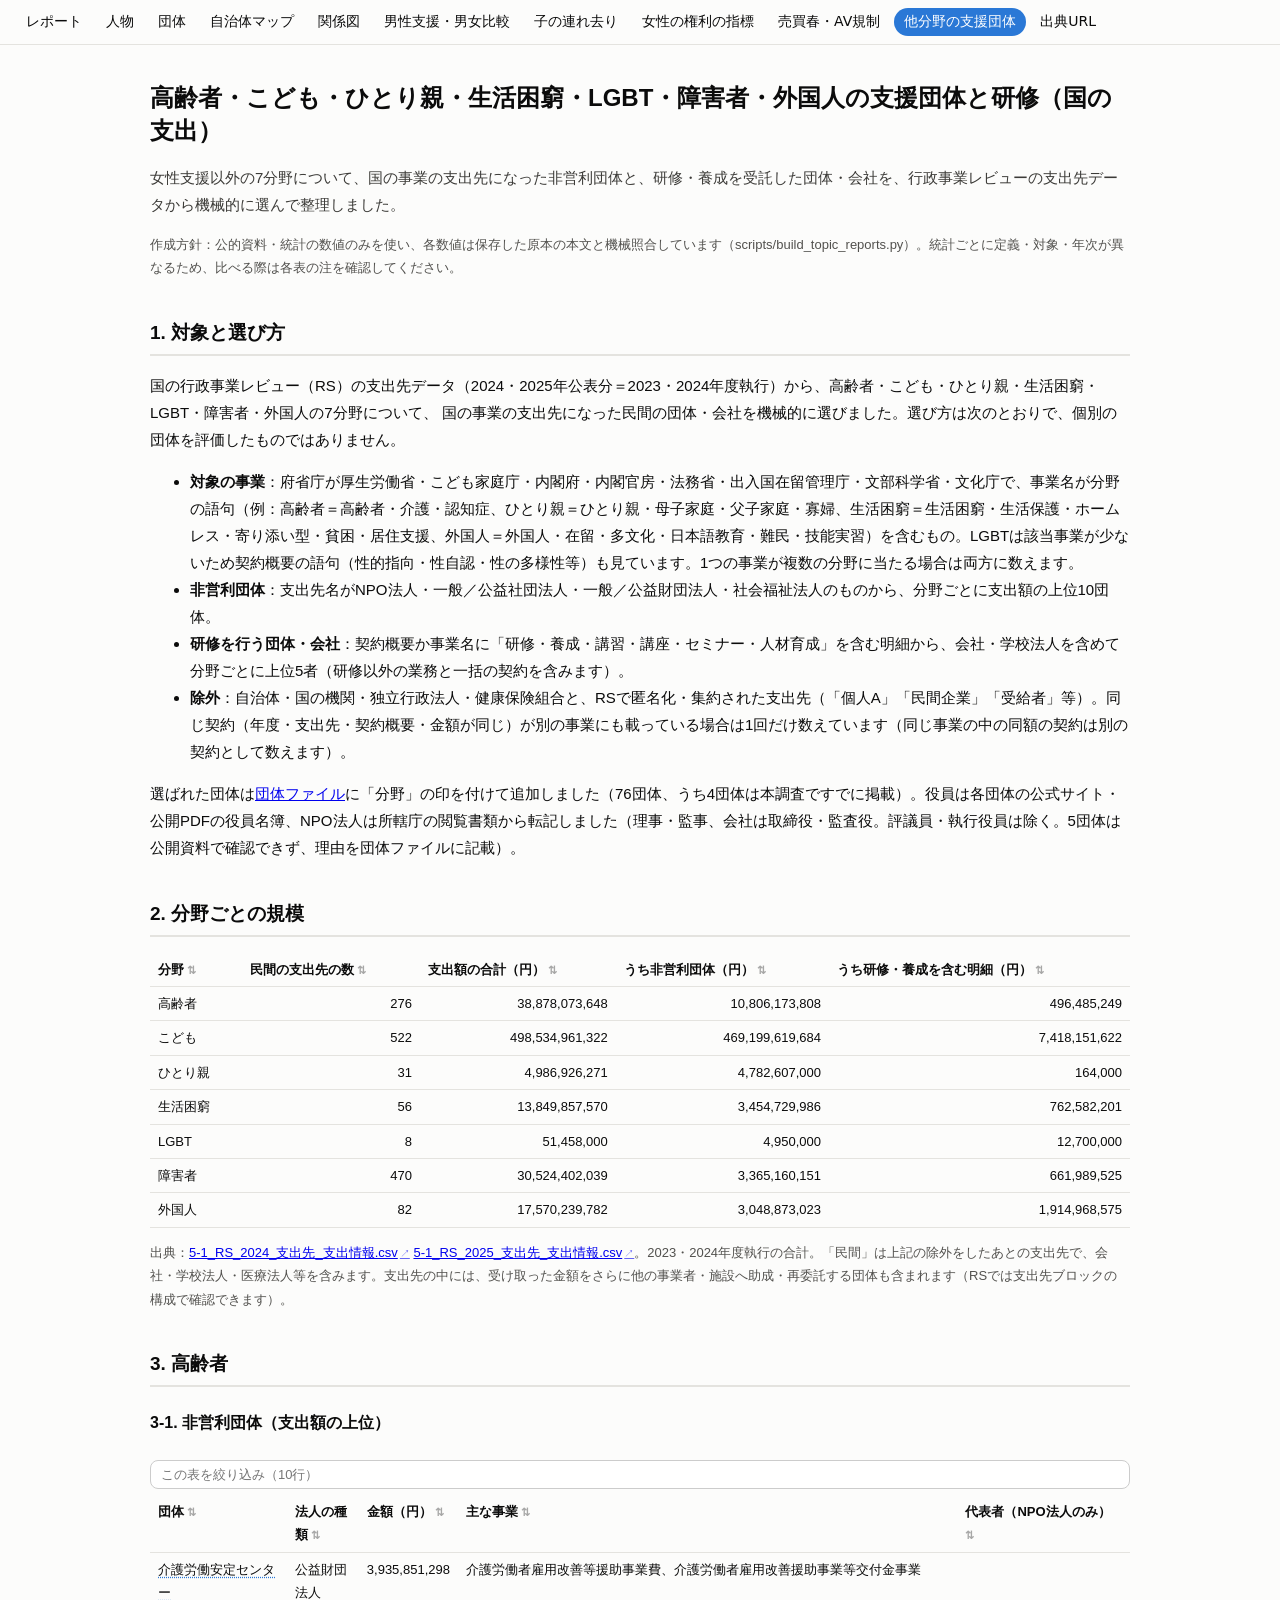
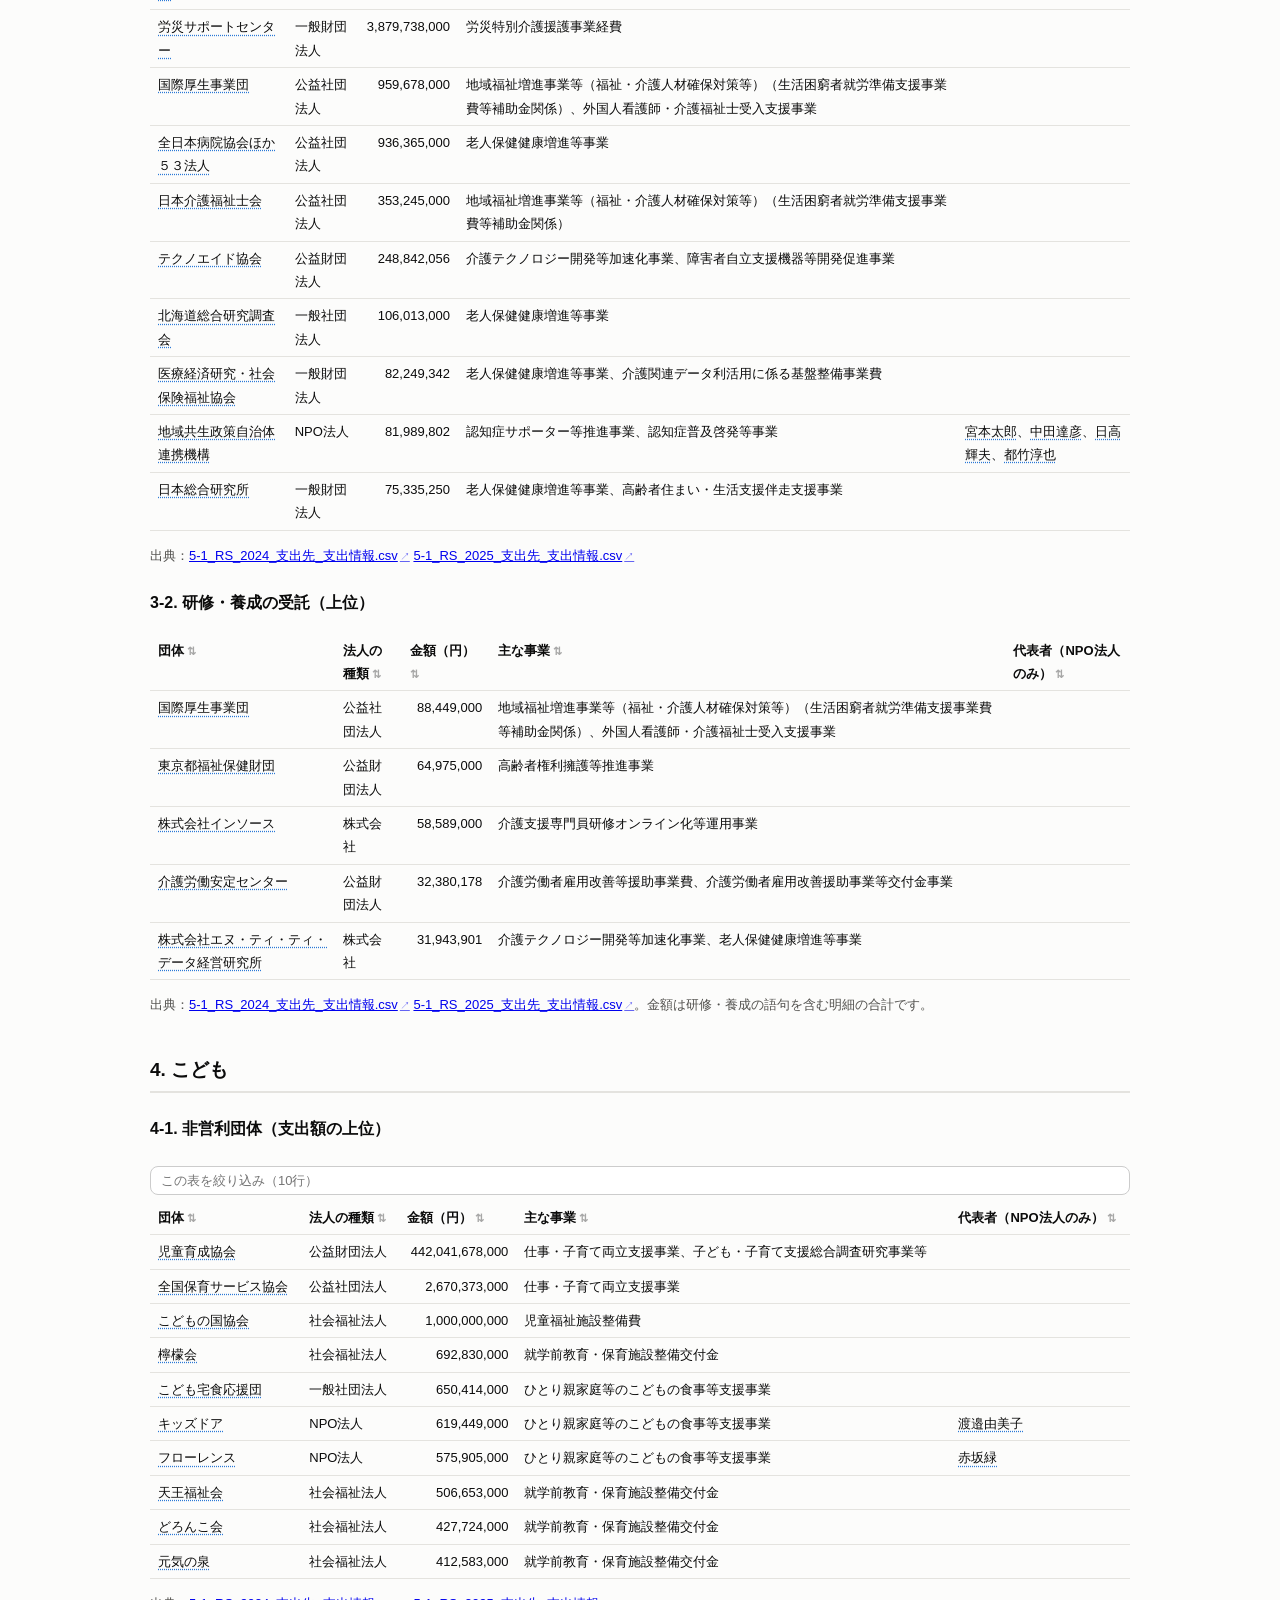
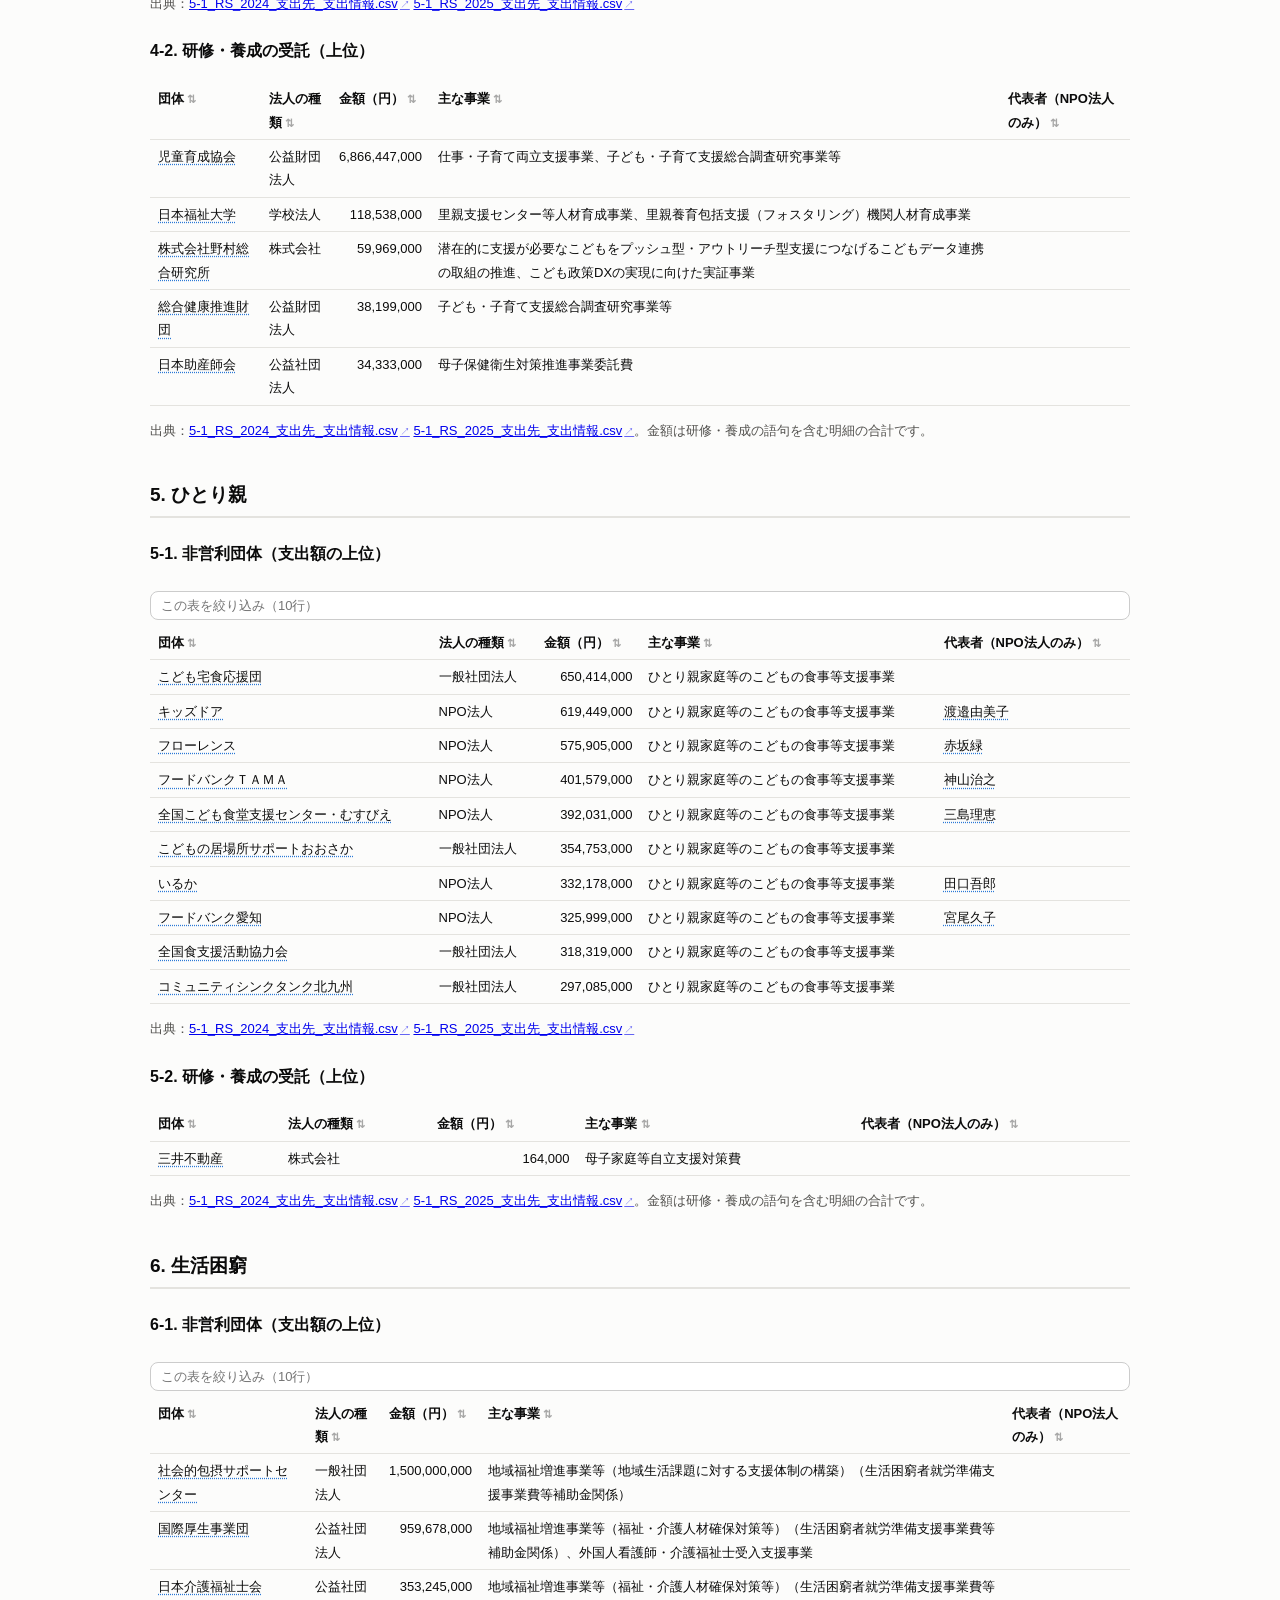
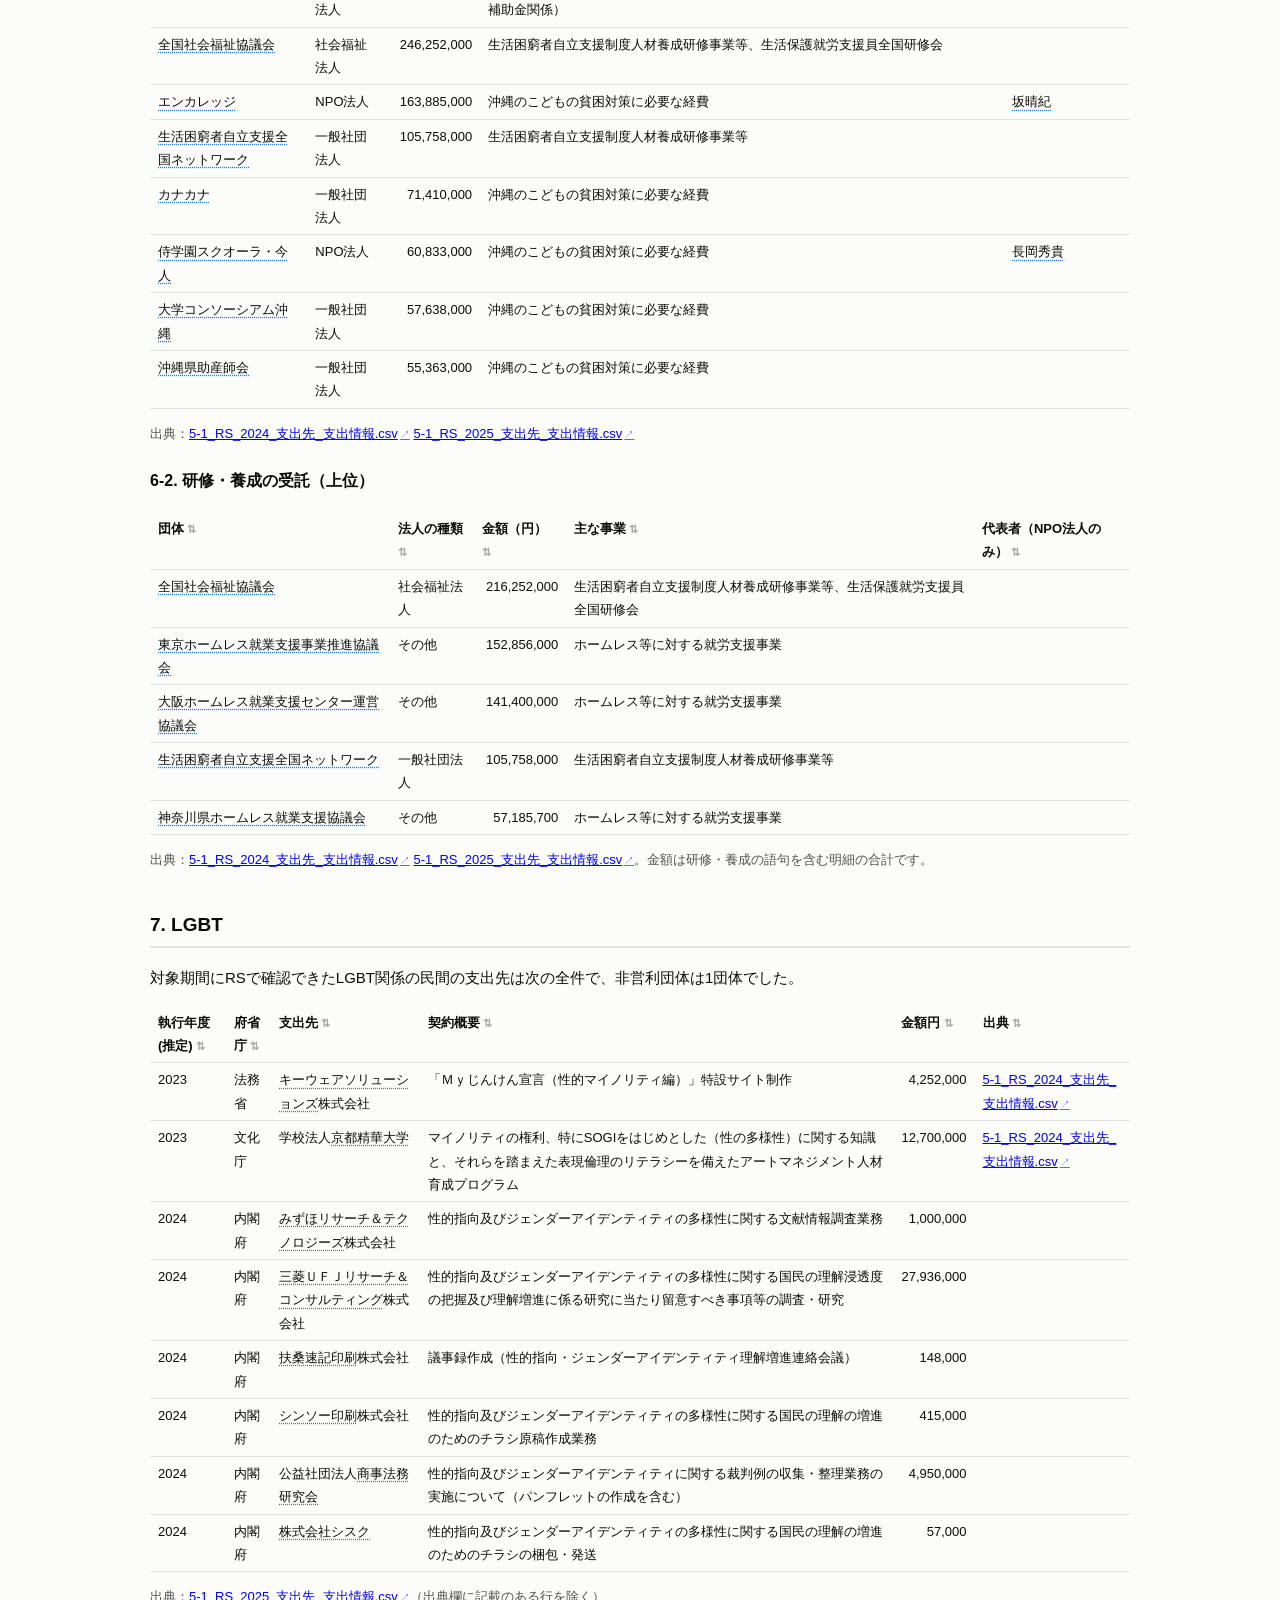
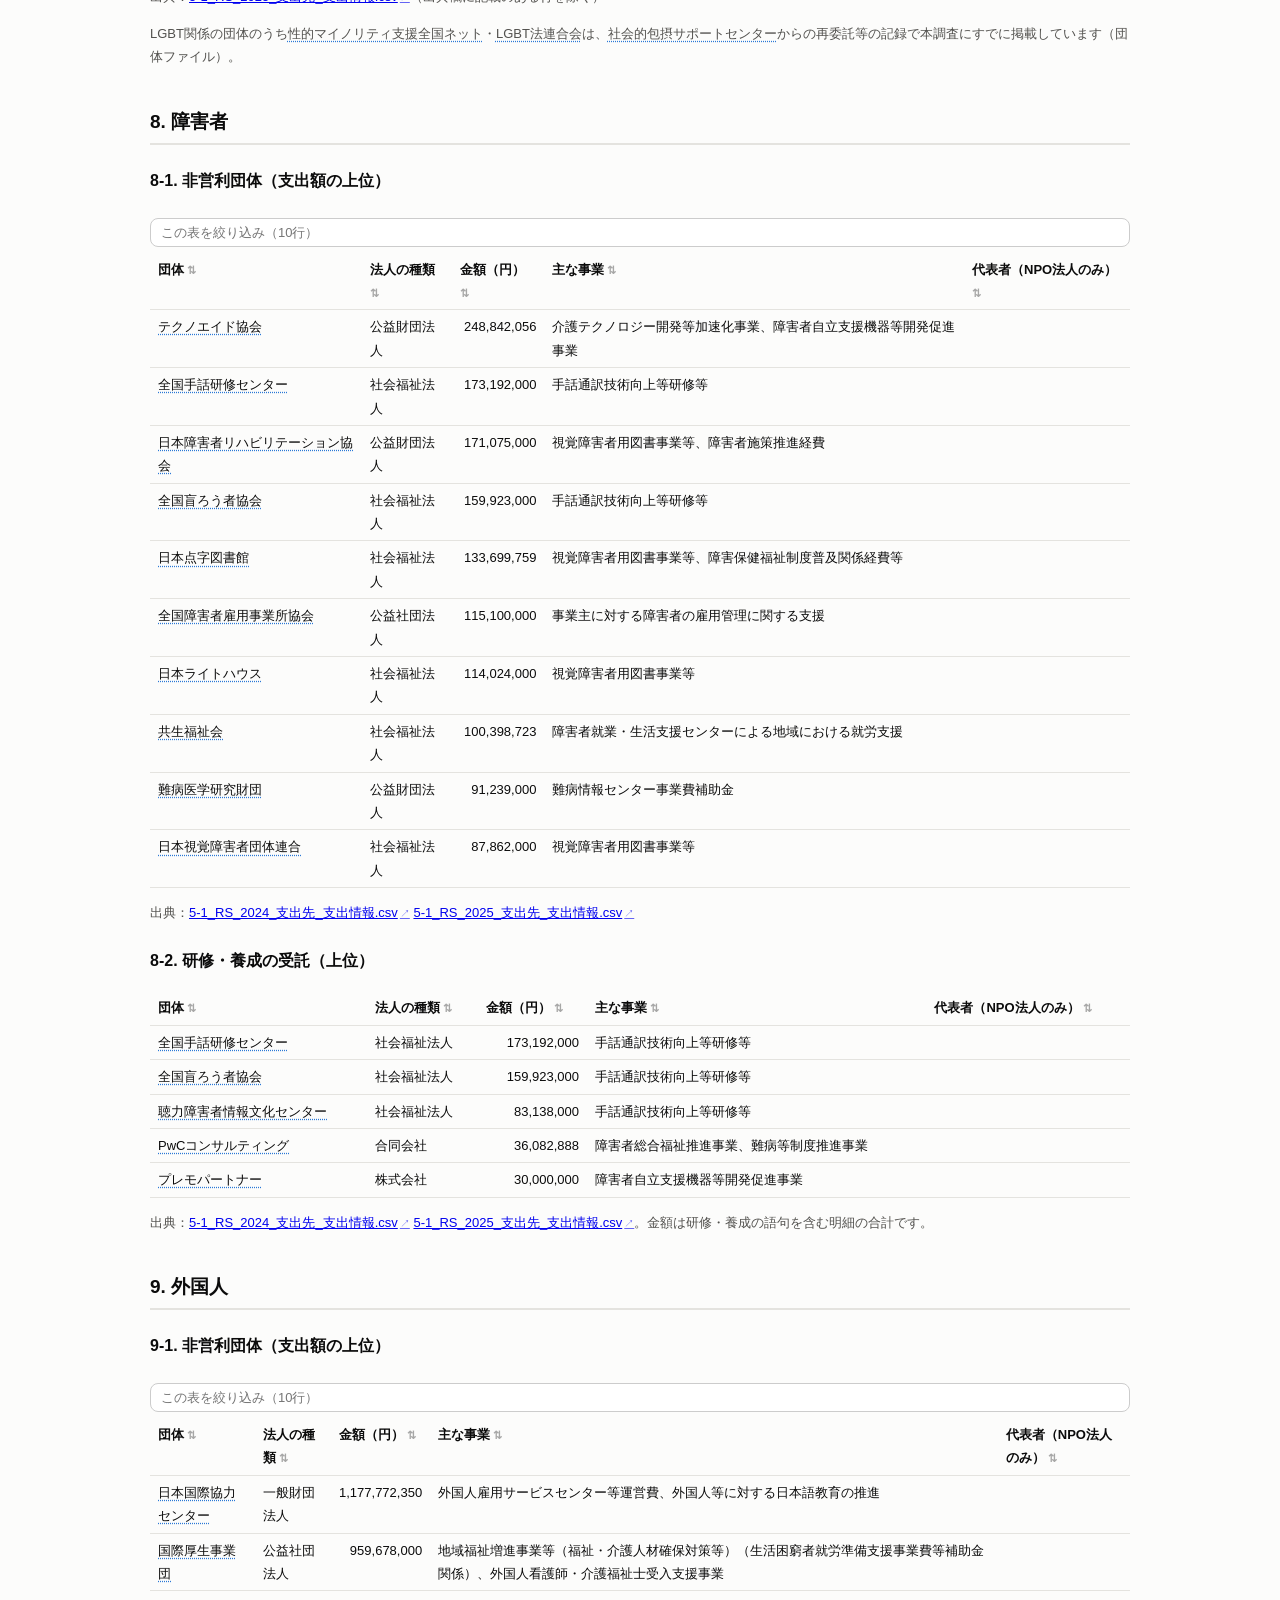
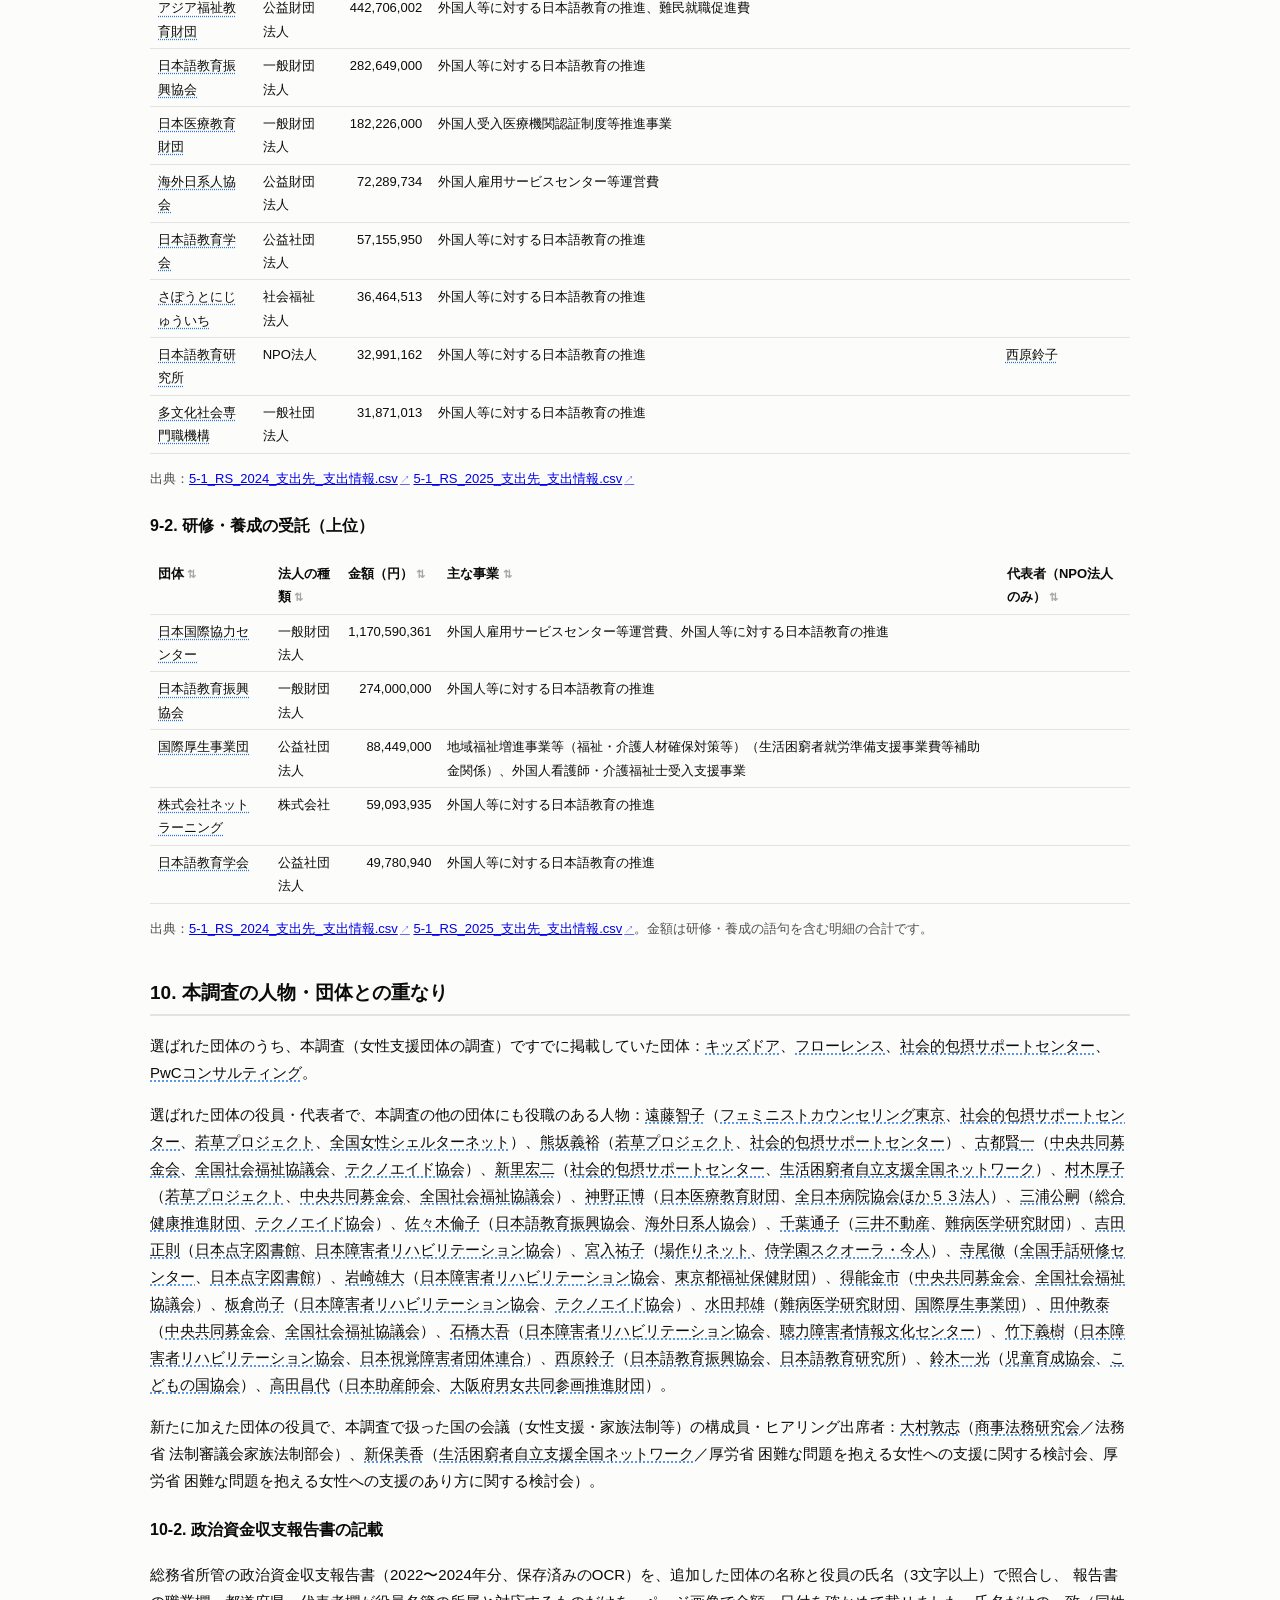
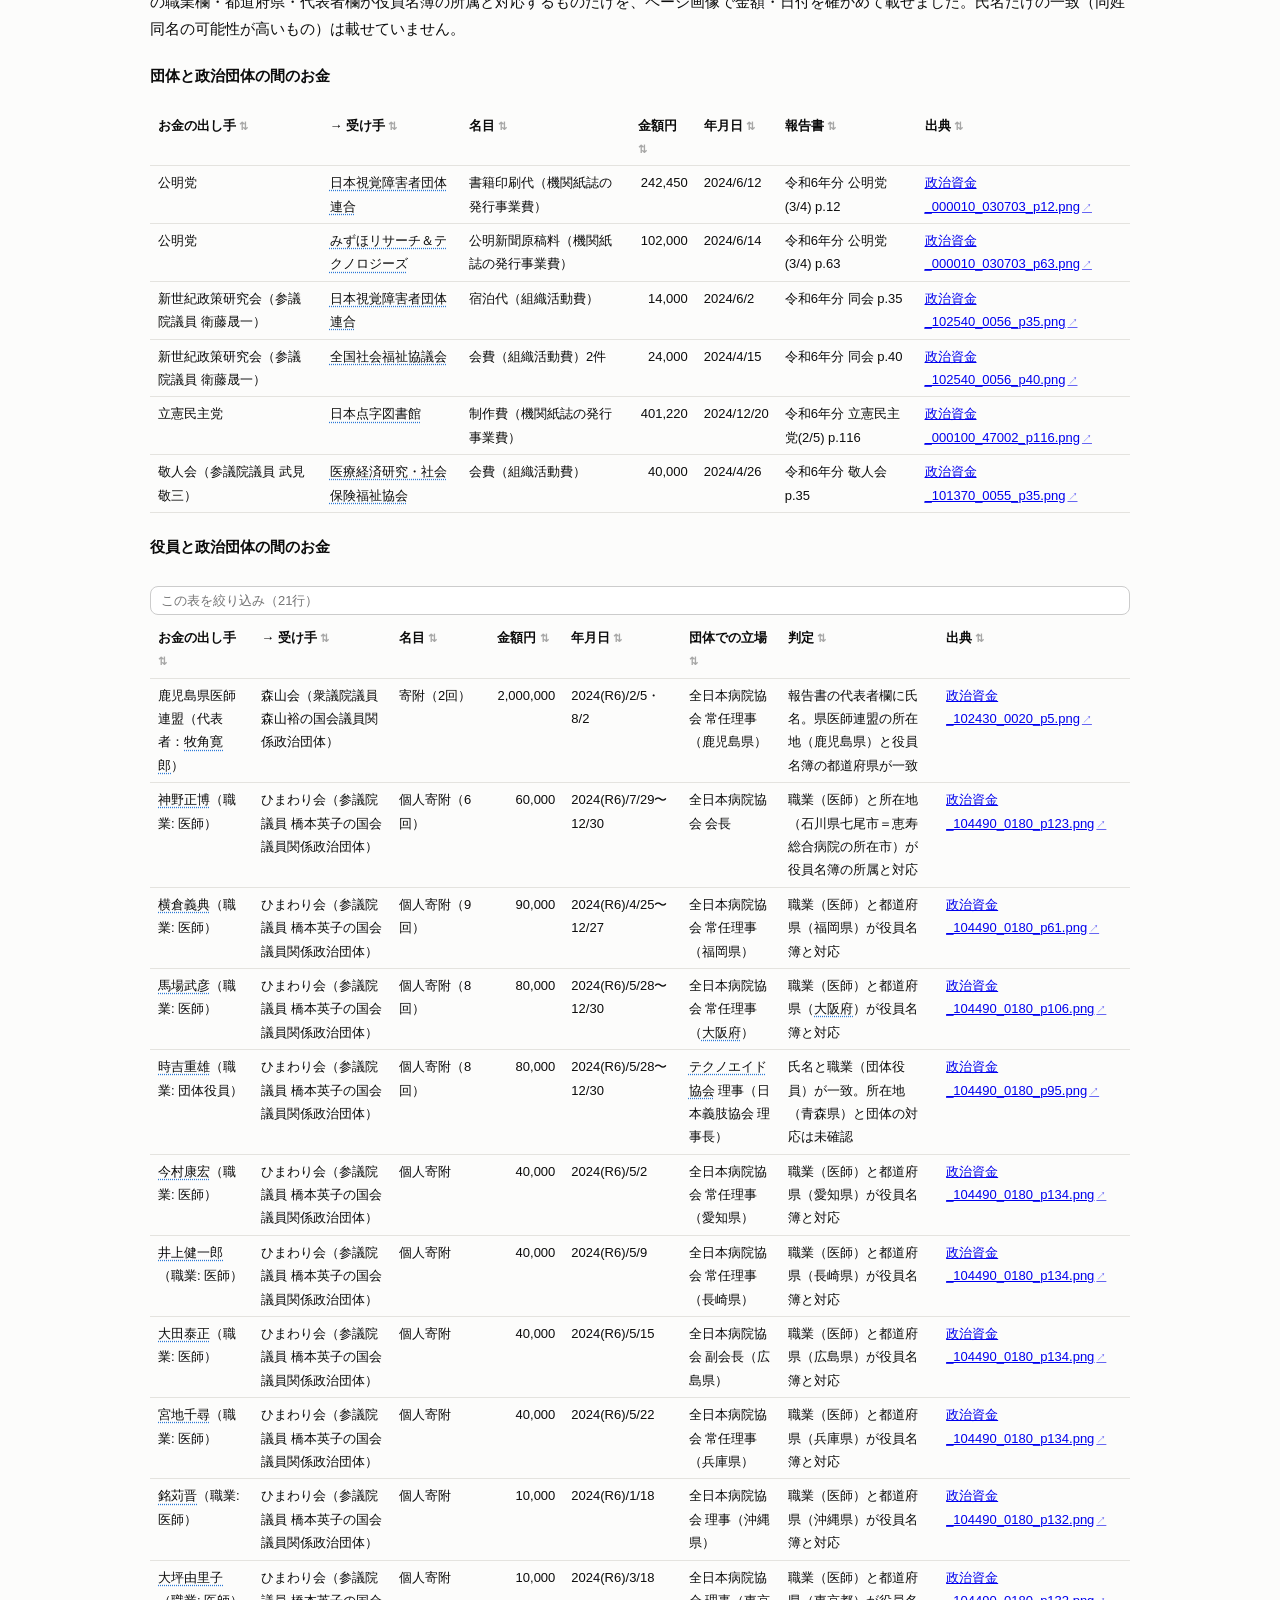
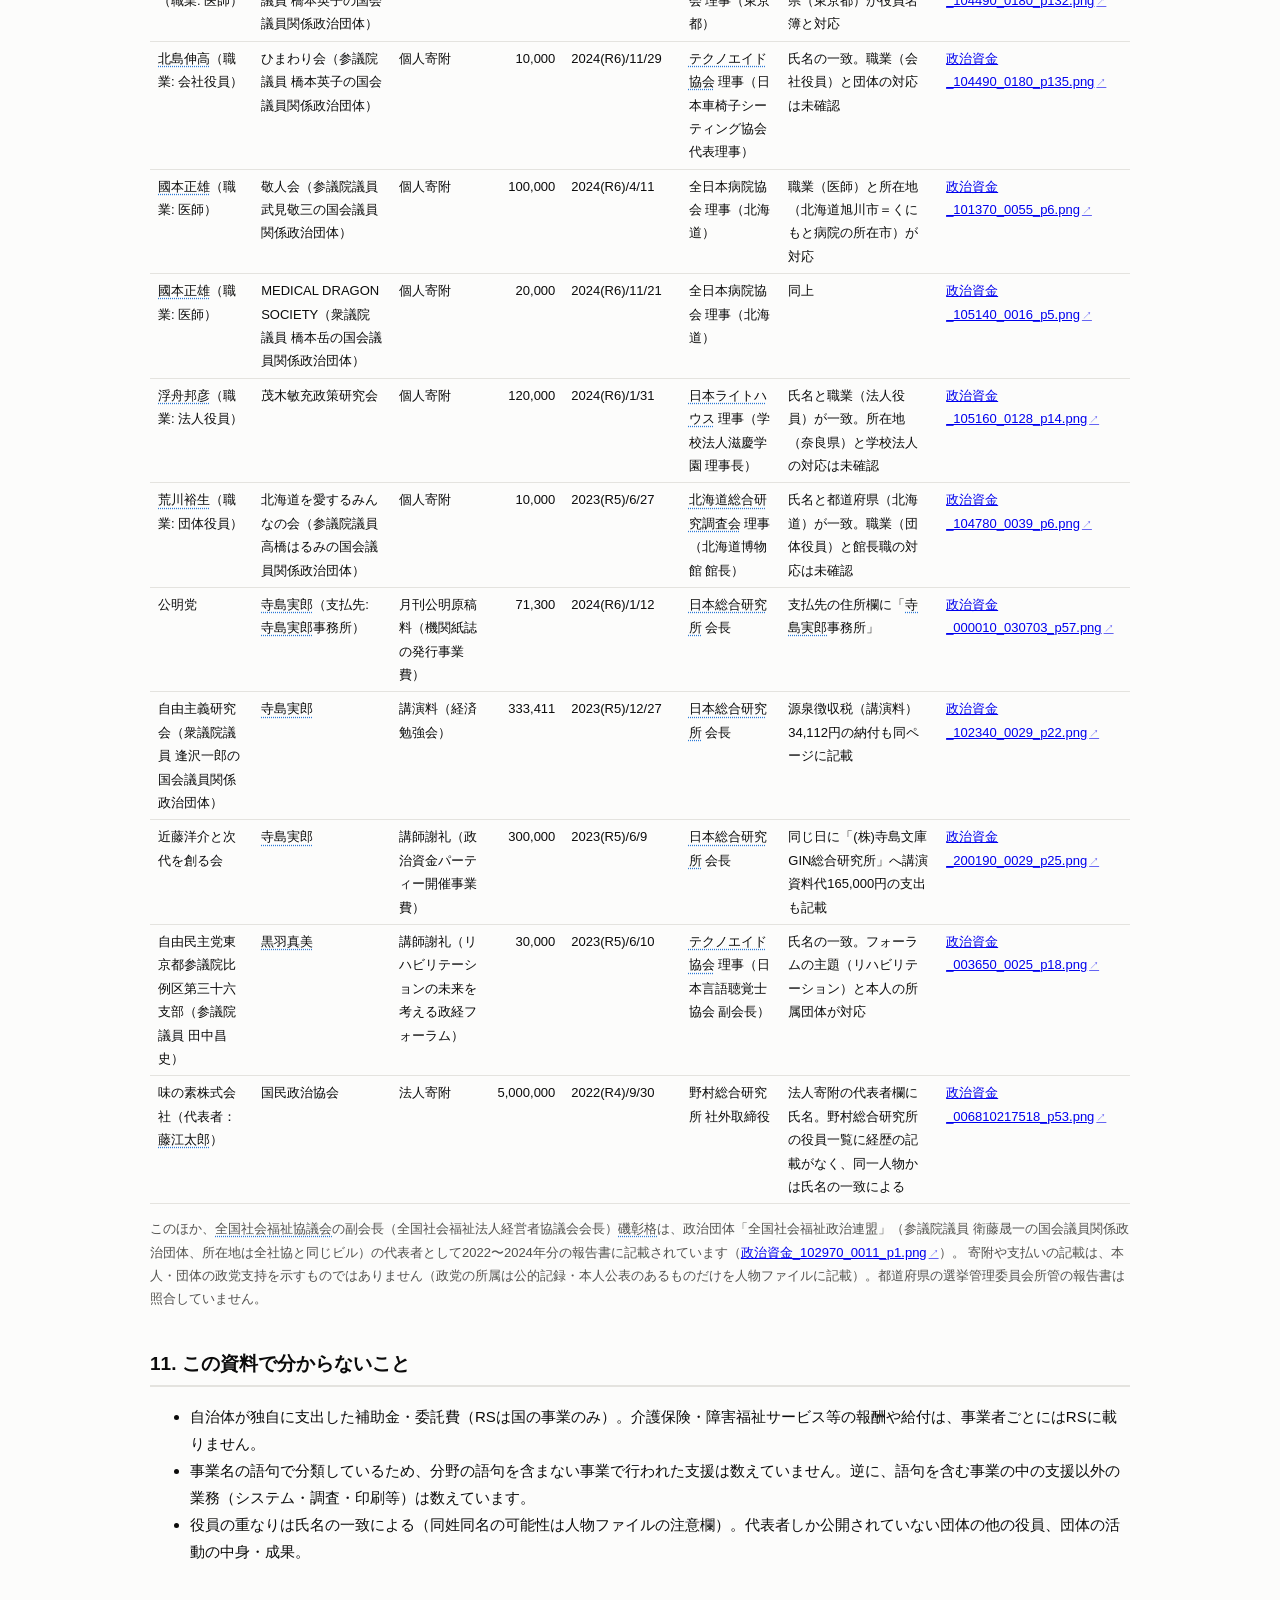
<file: other_fields.html>
<!doctype html><html lang="ja"><head><meta charset="utf-8"><meta name="viewport" content="width=device-width,initial-scale=1"><title>高齢者・こども・ひとり親・生活困窮・LGBT・障害者・外国人の支援団体と研修（国の支出）</title><style>body{margin:0;background:#fcfcfb;color:#0b0b0b;font:15px/1.8 "Yu Gothic UI","Meiryo",sans-serif}main{max-width:980px;margin:0 auto;padding:20px 24px 60px}
h1{font-size:24px;line-height:1.4}h2{font-size:19px;margin-top:36px;border-bottom:2px solid #e4e3df;padding-bottom:4px}h3{font-size:16px;margin-top:22px}
.lead{color:#3c3b38}.note{color:#52514e;font-size:13px}.card{background:#fff;border:1px solid #e4e3df;border-radius:10px;padding:12px 16px;margin:12px 0}
table{border-collapse:collapse;width:100%;font-size:13px}th,td{border-bottom:1px solid #e4e3df;padding:5px 8px;text-align:left;vertical-align:top}td.n{text-align:right;white-space:nowrap}
.tw{overflow-x:auto}.chart{width:100%;height:auto;margin:6px 0}.ax{font-size:12px;fill:#52514e}.vl{font-size:11px;fill:#0b0b0b}
.legend{display:flex;gap:14px;font-size:12px}.legend i{display:inline-block;width:12px;height:12px;border-radius:3px;margin-right:4px;vertical-align:-1px}
.kpis{display:grid;grid-template-columns:repeat(auto-fit,minmax(200px,1fr));gap:10px}.kpi b{display:block;font-size:22px}
@media (prefers-color-scheme:dark){body{background:#1a1a19;color:#f0efec}.card{background:#222221;border-color:#353532}th,td{border-color:#353532}.lead{color:#c3c2b7}.note{color:#a3a29b}.ax{fill:#c3c2b7}.vl{fill:#f0efec}a{color:#7fb1ee}}</style><link rel="stylesheet" href="assets/site.css"><script src="assets/site.js" defer></script></head><body><nav class="sitenav"><a href="index.html">レポート</a><a href="people.html">人物</a><a href="orgs.html">団体</a><a href="map.html">自治体マップ</a><a href="network.html">関係図</a><a href="men_support.html">男性支援・男女比較</a><a href="child_abduction.html">子の連れ去り</a><a href="women_rights.html">女性の権利の指標</a><a href="sex_trade.html">売買春・AV規制</a><a href="other_fields.html">他分野の支援団体</a><a href="sources.html">出典URL</a></nav><main><h1>高齢者・こども・ひとり親・生活困窮・LGBT・障害者・外国人の支援団体と研修（国の支出）</h1><p class="lead">女性支援以外の7分野について、国の事業の支出先になった非営利団体と、研修・養成を受託した団体・会社を、行政事業レビューの支出先データから機械的に選んで整理しました。</p><p class="note">作成方針：公的資料・統計の数値のみを使い、各数値は保存した原本の本文と機械照合しています（scripts/build_topic_reports.py）。統計ごとに定義・対象・年次が異なるため、比べる際は各表の注を確認してください。</p>
<h2 id="o1">1. 対象と選び方</h2>
<p>国の行政事業レビュー（RS）の支出先データ（2024・2025年公表分＝2023・2024年度執行）から、高齢者・こども・ひとり親・生活困窮・LGBT・障害者・外国人の7分野について、
国の事業の支出先になった民間の団体・会社を機械的に選びました。選び方は次のとおりで、個別の団体を評価したものではありません。</p>
<ul><li><b>対象の事業</b>：府省庁が厚生労働省・こども家庭庁・内閣府・内閣官房・法務省・出入国在留管理庁・文部科学省・文化庁で、事業名が分野の語句（例：高齢者＝高齢者・介護・認知症、ひとり親＝ひとり親・母子家庭・父子家庭・寡婦、生活困窮＝生活困窮・生活保護・ホームレス・寄り添い型・貧困・居住支援、外国人＝外国人・在留・多文化・日本語教育・難民・技能実習）を含むもの。LGBTは該当事業が少ないため契約概要の語句（性的指向・性自認・性の多様性等）も見ています。1つの事業が複数の分野に当たる場合は両方に数えます。</li>
<li><b>非営利団体</b>：支出先名がNPO法人・一般／公益社団法人・一般／公益財団法人・社会福祉法人のものから、分野ごとに支出額の上位10団体。</li>
<li><b>研修を行う団体・会社</b>：契約概要か事業名に「研修・養成・講習・講座・セミナー・人材育成」を含む明細から、会社・学校法人を含めて分野ごとに上位5者（研修以外の業務と一括の契約を含みます）。</li>
<li><b>除外</b>：自治体・国の機関・独立行政法人・健康保険組合と、RSで匿名化・集約された支出先（「個人A」「民間企業」「受給者」等）。同じ契約（年度・支出先・契約概要・金額が同じ）が別の事業にも載っている場合は1回だけ数えています（同じ事業の中の同額の契約は別の契約として数えます）。</li></ul>
<p>選ばれた団体は<a href="orgs.html">団体ファイル</a>に「分野」の印を付けて追加しました（76団体、うち4団体は本調査ですでに掲載）。役員は各団体の公式サイト・公開PDFの役員名簿、NPO法人は所轄庁の閲覧書類から転記しました（理事・監事、会社は取締役・監査役。評議員・執行役員は除く。5団体は公開資料で確認できず、理由を団体ファイルに記載）。</p>
<h2 id="o2">2. 分野ごとの規模</h2>
<div class="tw"><table><thead><tr><th>分野</th><th>民間の支出先の数</th><th>支出額の合計（円）</th><th>うち非営利団体（円）</th><th>うち研修・養成を含む明細（円）</th></tr></thead><tbody><tr><td>高齢者</td><td class="n">276</td><td class="n">38,878,073,648</td><td class="n">10,806,173,808</td><td class="n">496,485,249</td></tr><tr><td>こども</td><td class="n">522</td><td class="n">498,534,961,322</td><td class="n">469,199,619,684</td><td class="n">7,418,151,622</td></tr><tr><td>ひとり親</td><td class="n">31</td><td class="n">4,986,926,271</td><td class="n">4,782,607,000</td><td class="n">164,000</td></tr><tr><td>生活困窮</td><td class="n">56</td><td class="n">13,849,857,570</td><td class="n">3,454,729,986</td><td class="n">762,582,201</td></tr><tr><td>LGBT</td><td class="n">8</td><td class="n">51,458,000</td><td class="n">4,950,000</td><td class="n">12,700,000</td></tr><tr><td>障害者</td><td class="n">470</td><td class="n">30,524,402,039</td><td class="n">3,365,160,151</td><td class="n">661,989,525</td></tr><tr><td>外国人</td><td class="n">82</td><td class="n">17,570,239,782</td><td class="n">3,048,873,023</td><td class="n">1,914,968,575</td></tr></tbody></table></div>
<p class="note">出典：<a href="https://rssystem.go.jp/download-csv/2024" target="_blank" rel="noopener" data-src="evidence/13_国_行政事業レビューRS/x_20261028T085331+0900_RS2024_5-1_支出先_支出情報/5-1_RS_2024_支出先_支出情報.csv">5-1_RS_2024_支出先_支出情報.csv</a> <a href="https://rssystem.go.jp/download-csv/2025" target="_blank" rel="noopener" data-src="evidence/13_国_行政事業レビューRS/x_20261028T085333+0900_RS2025_5-1_支出先_支出情報/5-1_RS_2025_支出先_支出情報.csv">5-1_RS_2025_支出先_支出情報.csv</a>。2023・2024年度執行の合計。「民間」は上記の除外をしたあとの支出先で、会社・学校法人・医療法人等を含みます。支出先の中には、受け取った金額をさらに他の事業者・施設へ助成・再委託する団体も含まれます（RSでは支出先ブロックの構成で確認できます）。</p>
<h2 id="o3">3. 高齢者</h2><h3>3-1. 非営利団体（支出額の上位）</h3><div class="tw"><table><thead><tr><th>団体</th><th>法人の種類</th><th>金額（円）</th><th>主な事業</th><th>代表者（NPO法人のみ）</th></tr></thead><tbody><tr><td>介護労働安定センター</td><td>公益財団法人</td><td class="n">3,935,851,298</td><td>介護労働者雇用改善等援助事業費、介護労働者雇用改善援助事業等交付金事業</td><td></td></tr><tr><td>労災サポートセンター</td><td>一般財団法人</td><td class="n">3,879,738,000</td><td>労災特別介護援護事業経費</td><td></td></tr><tr><td>国際厚生事業団</td><td>公益社団法人</td><td class="n">959,678,000</td><td>地域福祉増進事業等（福祉・介護人材確保対策等）（生活困窮者就労準備支援事業費等補助金関係）、外国人看護師・介護福祉士受入支援事業</td><td></td></tr><tr><td>全日本病院協会ほか５３法人</td><td>公益社団法人</td><td class="n">936,365,000</td><td>老人保健健康増進等事業</td><td></td></tr><tr><td>日本介護福祉士会</td><td>公益社団法人</td><td class="n">353,245,000</td><td>地域福祉増進事業等（福祉・介護人材確保対策等）（生活困窮者就労準備支援事業費等補助金関係）</td><td></td></tr><tr><td>テクノエイド協会</td><td>公益財団法人</td><td class="n">248,842,056</td><td>介護テクノロジー開発等加速化事業、障害者自立支援機器等開発促進事業</td><td></td></tr><tr><td>北海道総合研究調査会</td><td>一般社団法人</td><td class="n">106,013,000</td><td>老人保健健康増進等事業</td><td></td></tr><tr><td>医療経済研究・社会保険福祉協会</td><td>一般財団法人</td><td class="n">82,249,342</td><td>老人保健健康増進等事業、介護関連データ利活用に係る基盤整備事業費</td><td></td></tr><tr><td>地域共生政策自治体連携機構</td><td>NPO法人</td><td class="n">81,989,802</td><td>認知症サポーター等推進事業、認知症普及啓発等事業</td><td>宮本太郎、中田達彦、日高輝夫、都竹淳也</td></tr><tr><td>日本総合研究所</td><td>一般財団法人</td><td class="n">75,335,250</td><td>老人保健健康増進等事業、高齢者住まい・生活支援伴走支援事業</td><td></td></tr></tbody></table></div><p class="note">出典：<a href="https://rssystem.go.jp/download-csv/2024" target="_blank" rel="noopener" data-src="evidence/13_国_行政事業レビューRS/x_20261028T085331+0900_RS2024_5-1_支出先_支出情報/5-1_RS_2024_支出先_支出情報.csv">5-1_RS_2024_支出先_支出情報.csv</a> <a href="https://rssystem.go.jp/download-csv/2025" target="_blank" rel="noopener" data-src="evidence/13_国_行政事業レビューRS/x_20261028T085333+0900_RS2025_5-1_支出先_支出情報/5-1_RS_2025_支出先_支出情報.csv">5-1_RS_2025_支出先_支出情報.csv</a></p><h3>3-2. 研修・養成の受託（上位）</h3><div class="tw"><table><thead><tr><th>団体</th><th>法人の種類</th><th>金額（円）</th><th>主な事業</th><th>代表者（NPO法人のみ）</th></tr></thead><tbody><tr><td>国際厚生事業団</td><td>公益社団法人</td><td class="n">88,449,000</td><td>地域福祉増進事業等（福祉・介護人材確保対策等）（生活困窮者就労準備支援事業費等補助金関係）、外国人看護師・介護福祉士受入支援事業</td><td></td></tr><tr><td>東京都福祉保健財団</td><td>公益財団法人</td><td class="n">64,975,000</td><td>高齢者権利擁護等推進事業</td><td></td></tr><tr><td>株式会社インソース</td><td>株式会社</td><td class="n">58,589,000</td><td>介護支援専門員研修オンライン化等運用事業</td><td></td></tr><tr><td>介護労働安定センター</td><td>公益財団法人</td><td class="n">32,380,178</td><td>介護労働者雇用改善等援助事業費、介護労働者雇用改善援助事業等交付金事業</td><td></td></tr><tr><td>株式会社エヌ・ティ・ティ・データ経営研究所</td><td>株式会社</td><td class="n">31,943,901</td><td>介護テクノロジー開発等加速化事業、老人保健健康増進等事業</td><td></td></tr></tbody></table></div><p class="note">出典：<a href="https://rssystem.go.jp/download-csv/2024" target="_blank" rel="noopener" data-src="evidence/13_国_行政事業レビューRS/x_20261028T085331+0900_RS2024_5-1_支出先_支出情報/5-1_RS_2024_支出先_支出情報.csv">5-1_RS_2024_支出先_支出情報.csv</a> <a href="https://rssystem.go.jp/download-csv/2025" target="_blank" rel="noopener" data-src="evidence/13_国_行政事業レビューRS/x_20261028T085333+0900_RS2025_5-1_支出先_支出情報/5-1_RS_2025_支出先_支出情報.csv">5-1_RS_2025_支出先_支出情報.csv</a>。金額は研修・養成の語句を含む明細の合計です。</p><h2 id="o4">4. こども</h2><h3>4-1. 非営利団体（支出額の上位）</h3><div class="tw"><table><thead><tr><th>団体</th><th>法人の種類</th><th>金額（円）</th><th>主な事業</th><th>代表者（NPO法人のみ）</th></tr></thead><tbody><tr><td>児童育成協会</td><td>公益財団法人</td><td class="n">442,041,678,000</td><td>仕事・子育て両立支援事業、子ども・子育て支援総合調査研究事業等</td><td></td></tr><tr><td>全国保育サービス協会</td><td>公益社団法人</td><td class="n">2,670,373,000</td><td>仕事・子育て両立支援事業</td><td></td></tr><tr><td>こどもの国協会</td><td>社会福祉法人</td><td class="n">1,000,000,000</td><td>児童福祉施設整備費</td><td></td></tr><tr><td>檸檬会</td><td>社会福祉法人</td><td class="n">692,830,000</td><td>就学前教育・保育施設整備交付金</td><td></td></tr><tr><td>こども宅食応援団</td><td>一般社団法人</td><td class="n">650,414,000</td><td>ひとり親家庭等のこどもの食事等支援事業</td><td></td></tr><tr><td>キッズドア</td><td>NPO法人</td><td class="n">619,449,000</td><td>ひとり親家庭等のこどもの食事等支援事業</td><td>渡邉由美子</td></tr><tr><td>フローレンス</td><td>NPO法人</td><td class="n">575,905,000</td><td>ひとり親家庭等のこどもの食事等支援事業</td><td>赤坂緑</td></tr><tr><td>天王福祉会</td><td>社会福祉法人</td><td class="n">506,653,000</td><td>就学前教育・保育施設整備交付金</td><td></td></tr><tr><td>どろんこ会</td><td>社会福祉法人</td><td class="n">427,724,000</td><td>就学前教育・保育施設整備交付金</td><td></td></tr><tr><td>元気の泉</td><td>社会福祉法人</td><td class="n">412,583,000</td><td>就学前教育・保育施設整備交付金</td><td></td></tr></tbody></table></div><p class="note">出典：<a href="https://rssystem.go.jp/download-csv/2024" target="_blank" rel="noopener" data-src="evidence/13_国_行政事業レビューRS/x_20261028T085331+0900_RS2024_5-1_支出先_支出情報/5-1_RS_2024_支出先_支出情報.csv">5-1_RS_2024_支出先_支出情報.csv</a> <a href="https://rssystem.go.jp/download-csv/2025" target="_blank" rel="noopener" data-src="evidence/13_国_行政事業レビューRS/x_20261028T085333+0900_RS2025_5-1_支出先_支出情報/5-1_RS_2025_支出先_支出情報.csv">5-1_RS_2025_支出先_支出情報.csv</a></p><h3>4-2. 研修・養成の受託（上位）</h3><div class="tw"><table><thead><tr><th>団体</th><th>法人の種類</th><th>金額（円）</th><th>主な事業</th><th>代表者（NPO法人のみ）</th></tr></thead><tbody><tr><td>児童育成協会</td><td>公益財団法人</td><td class="n">6,866,447,000</td><td>仕事・子育て両立支援事業、子ども・子育て支援総合調査研究事業等</td><td></td></tr><tr><td>日本福祉大学</td><td>学校法人</td><td class="n">118,538,000</td><td>里親支援センター等人材育成事業、里親養育包括支援（フォスタリング）機関人材育成事業</td><td></td></tr><tr><td>株式会社野村総合研究所</td><td>株式会社</td><td class="n">59,969,000</td><td>潜在的に支援が必要なこどもをプッシュ型・アウトリーチ型支援につなげるこどもデータ連携の取組の推進、こども政策DXの実現に向けた実証事業</td><td></td></tr><tr><td>総合健康推進財団</td><td>公益財団法人</td><td class="n">38,199,000</td><td>子ども・子育て支援総合調査研究事業等</td><td></td></tr><tr><td>日本助産師会</td><td>公益社団法人</td><td class="n">34,333,000</td><td>母子保健衛生対策推進事業委託費</td><td></td></tr></tbody></table></div><p class="note">出典：<a href="https://rssystem.go.jp/download-csv/2024" target="_blank" rel="noopener" data-src="evidence/13_国_行政事業レビューRS/x_20261028T085331+0900_RS2024_5-1_支出先_支出情報/5-1_RS_2024_支出先_支出情報.csv">5-1_RS_2024_支出先_支出情報.csv</a> <a href="https://rssystem.go.jp/download-csv/2025" target="_blank" rel="noopener" data-src="evidence/13_国_行政事業レビューRS/x_20261028T085333+0900_RS2025_5-1_支出先_支出情報/5-1_RS_2025_支出先_支出情報.csv">5-1_RS_2025_支出先_支出情報.csv</a>。金額は研修・養成の語句を含む明細の合計です。</p><h2 id="o5">5. ひとり親</h2><h3>5-1. 非営利団体（支出額の上位）</h3><div class="tw"><table><thead><tr><th>団体</th><th>法人の種類</th><th>金額（円）</th><th>主な事業</th><th>代表者（NPO法人のみ）</th></tr></thead><tbody><tr><td>こども宅食応援団</td><td>一般社団法人</td><td class="n">650,414,000</td><td>ひとり親家庭等のこどもの食事等支援事業</td><td></td></tr><tr><td>キッズドア</td><td>NPO法人</td><td class="n">619,449,000</td><td>ひとり親家庭等のこどもの食事等支援事業</td><td>渡邉由美子</td></tr><tr><td>フローレンス</td><td>NPO法人</td><td class="n">575,905,000</td><td>ひとり親家庭等のこどもの食事等支援事業</td><td>赤坂緑</td></tr><tr><td>フードバンクＴＡＭＡ</td><td>NPO法人</td><td class="n">401,579,000</td><td>ひとり親家庭等のこどもの食事等支援事業</td><td>神山治之</td></tr><tr><td>全国こども食堂支援センター・むすびえ</td><td>NPO法人</td><td class="n">392,031,000</td><td>ひとり親家庭等のこどもの食事等支援事業</td><td>三島理恵</td></tr><tr><td>こどもの居場所サポートおおさか</td><td>一般社団法人</td><td class="n">354,753,000</td><td>ひとり親家庭等のこどもの食事等支援事業</td><td></td></tr><tr><td>いるか</td><td>NPO法人</td><td class="n">332,178,000</td><td>ひとり親家庭等のこどもの食事等支援事業</td><td>田口吾郎</td></tr><tr><td>フードバンク愛知</td><td>NPO法人</td><td class="n">325,999,000</td><td>ひとり親家庭等のこどもの食事等支援事業</td><td>宮尾久子</td></tr><tr><td>全国食支援活動協力会</td><td>一般社団法人</td><td class="n">318,319,000</td><td>ひとり親家庭等のこどもの食事等支援事業</td><td></td></tr><tr><td>コミュニティシンクタンク北九州</td><td>一般社団法人</td><td class="n">297,085,000</td><td>ひとり親家庭等のこどもの食事等支援事業</td><td></td></tr></tbody></table></div><p class="note">出典：<a href="https://rssystem.go.jp/download-csv/2024" target="_blank" rel="noopener" data-src="evidence/13_国_行政事業レビューRS/x_20261028T085331+0900_RS2024_5-1_支出先_支出情報/5-1_RS_2024_支出先_支出情報.csv">5-1_RS_2024_支出先_支出情報.csv</a> <a href="https://rssystem.go.jp/download-csv/2025" target="_blank" rel="noopener" data-src="evidence/13_国_行政事業レビューRS/x_20261028T085333+0900_RS2025_5-1_支出先_支出情報/5-1_RS_2025_支出先_支出情報.csv">5-1_RS_2025_支出先_支出情報.csv</a></p><h3>5-2. 研修・養成の受託（上位）</h3><div class="tw"><table><thead><tr><th>団体</th><th>法人の種類</th><th>金額（円）</th><th>主な事業</th><th>代表者（NPO法人のみ）</th></tr></thead><tbody><tr><td>三井不動産</td><td>株式会社</td><td class="n">164,000</td><td>母子家庭等自立支援対策費</td><td></td></tr></tbody></table></div><p class="note">出典：<a href="https://rssystem.go.jp/download-csv/2024" target="_blank" rel="noopener" data-src="evidence/13_国_行政事業レビューRS/x_20261028T085331+0900_RS2024_5-1_支出先_支出情報/5-1_RS_2024_支出先_支出情報.csv">5-1_RS_2024_支出先_支出情報.csv</a> <a href="https://rssystem.go.jp/download-csv/2025" target="_blank" rel="noopener" data-src="evidence/13_国_行政事業レビューRS/x_20261028T085333+0900_RS2025_5-1_支出先_支出情報/5-1_RS_2025_支出先_支出情報.csv">5-1_RS_2025_支出先_支出情報.csv</a>。金額は研修・養成の語句を含む明細の合計です。</p><h2 id="o6">6. 生活困窮</h2><h3>6-1. 非営利団体（支出額の上位）</h3><div class="tw"><table><thead><tr><th>団体</th><th>法人の種類</th><th>金額（円）</th><th>主な事業</th><th>代表者（NPO法人のみ）</th></tr></thead><tbody><tr><td>社会的包摂サポートセンター</td><td>一般社団法人</td><td class="n">1,500,000,000</td><td>地域福祉増進事業等（地域生活課題に対する支援体制の構築）（生活困窮者就労準備支援事業費等補助金関係）</td><td></td></tr><tr><td>国際厚生事業団</td><td>公益社団法人</td><td class="n">959,678,000</td><td>地域福祉増進事業等（福祉・介護人材確保対策等）（生活困窮者就労準備支援事業費等補助金関係）、外国人看護師・介護福祉士受入支援事業</td><td></td></tr><tr><td>日本介護福祉士会</td><td>公益社団法人</td><td class="n">353,245,000</td><td>地域福祉増進事業等（福祉・介護人材確保対策等）（生活困窮者就労準備支援事業費等補助金関係）</td><td></td></tr><tr><td>全国社会福祉協議会</td><td>社会福祉法人</td><td class="n">246,252,000</td><td>生活困窮者自立支援制度人材養成研修事業等、生活保護就労支援員全国研修会</td><td></td></tr><tr><td>エンカレッジ</td><td>NPO法人</td><td class="n">163,885,000</td><td>沖縄のこどもの貧困対策に必要な経費</td><td>坂晴紀</td></tr><tr><td>生活困窮者自立支援全国ネットワーク</td><td>一般社団法人</td><td class="n">105,758,000</td><td>生活困窮者自立支援制度人材養成研修事業等</td><td></td></tr><tr><td>カナカナ</td><td>一般社団法人</td><td class="n">71,410,000</td><td>沖縄のこどもの貧困対策に必要な経費</td><td></td></tr><tr><td>侍学園スクオーラ・今人</td><td>NPO法人</td><td class="n">60,833,000</td><td>沖縄のこどもの貧困対策に必要な経費</td><td>長岡秀貴</td></tr><tr><td>大学コンソーシアム沖縄</td><td>一般社団法人</td><td class="n">57,638,000</td><td>沖縄のこどもの貧困対策に必要な経費</td><td></td></tr><tr><td>沖縄県助産師会</td><td>一般社団法人</td><td class="n">55,363,000</td><td>沖縄のこどもの貧困対策に必要な経費</td><td></td></tr></tbody></table></div><p class="note">出典：<a href="https://rssystem.go.jp/download-csv/2024" target="_blank" rel="noopener" data-src="evidence/13_国_行政事業レビューRS/x_20261028T085331+0900_RS2024_5-1_支出先_支出情報/5-1_RS_2024_支出先_支出情報.csv">5-1_RS_2024_支出先_支出情報.csv</a> <a href="https://rssystem.go.jp/download-csv/2025" target="_blank" rel="noopener" data-src="evidence/13_国_行政事業レビューRS/x_20261028T085333+0900_RS2025_5-1_支出先_支出情報/5-1_RS_2025_支出先_支出情報.csv">5-1_RS_2025_支出先_支出情報.csv</a></p><h3>6-2. 研修・養成の受託（上位）</h3><div class="tw"><table><thead><tr><th>団体</th><th>法人の種類</th><th>金額（円）</th><th>主な事業</th><th>代表者（NPO法人のみ）</th></tr></thead><tbody><tr><td>全国社会福祉協議会</td><td>社会福祉法人</td><td class="n">216,252,000</td><td>生活困窮者自立支援制度人材養成研修事業等、生活保護就労支援員全国研修会</td><td></td></tr><tr><td>東京ホームレス就業支援事業推進協議会</td><td>その他</td><td class="n">152,856,000</td><td>ホームレス等に対する就労支援事業</td><td></td></tr><tr><td>大阪ホームレス就業支援センター運営協議会</td><td>その他</td><td class="n">141,400,000</td><td>ホームレス等に対する就労支援事業</td><td></td></tr><tr><td>生活困窮者自立支援全国ネットワーク</td><td>一般社団法人</td><td class="n">105,758,000</td><td>生活困窮者自立支援制度人材養成研修事業等</td><td></td></tr><tr><td>神奈川県ホームレス就業支援協議会</td><td>その他</td><td class="n">57,185,700</td><td>ホームレス等に対する就労支援事業</td><td></td></tr></tbody></table></div><p class="note">出典：<a href="https://rssystem.go.jp/download-csv/2024" target="_blank" rel="noopener" data-src="evidence/13_国_行政事業レビューRS/x_20261028T085331+0900_RS2024_5-1_支出先_支出情報/5-1_RS_2024_支出先_支出情報.csv">5-1_RS_2024_支出先_支出情報.csv</a> <a href="https://rssystem.go.jp/download-csv/2025" target="_blank" rel="noopener" data-src="evidence/13_国_行政事業レビューRS/x_20261028T085333+0900_RS2025_5-1_支出先_支出情報/5-1_RS_2025_支出先_支出情報.csv">5-1_RS_2025_支出先_支出情報.csv</a>。金額は研修・養成の語句を含む明細の合計です。</p><h2 id="o7">7. LGBT</h2><p>対象期間にRSで確認できたLGBT関係の民間の支出先は次の全件で、非営利団体は1団体でした。</p><div class="tw"><table><thead><tr><th>執行年度(推定)</th><th>府省庁</th><th>支出先</th><th>契約概要</th><th>金額円</th><th>出典</th></tr></thead><tbody><tr><td>2023</td><td>法務省</td><td>キーウェアソリューションズ株式会社</td><td>「Ｍｙじんけん宣言（性的マイノリティ編）」特設サイト制作</td><td class="n">4,252,000</td><td><a href="https://rssystem.go.jp/download-csv/2024" target="_blank" rel="noopener" data-src="evidence/13_国_行政事業レビューRS/x_20261028T085331+0900_RS2024_5-1_支出先_支出情報/5-1_RS_2024_支出先_支出情報.csv">5-1_RS_2024_支出先_支出情報.csv</a></td></tr><tr><td>2023</td><td>文化庁</td><td>学校法人京都精華大学</td><td>マイノリティの権利、特にSOGIをはじめとした（性の多様性）に関する知識と、それらを踏まえた表現倫理のリテラシーを備えたアートマネジメント人材育成プログラム</td><td class="n">12,700,000</td><td><a href="https://rssystem.go.jp/download-csv/2024" target="_blank" rel="noopener" data-src="evidence/13_国_行政事業レビューRS/x_20261028T085331+0900_RS2024_5-1_支出先_支出情報/5-1_RS_2024_支出先_支出情報.csv">5-1_RS_2024_支出先_支出情報.csv</a></td></tr><tr><td>2024</td><td>内閣府</td><td>みずほリサーチ＆テクノロジーズ株式会社</td><td>性的指向及びジェンダーアイデンティティの多様性に関する文献情報調査業務</td><td class="n">1,000,000</td><td></td></tr><tr><td>2024</td><td>内閣府</td><td>三菱ＵＦＪリサーチ＆コンサルティング株式会社</td><td>性的指向及びジェンダーアイデンティティの多様性に関する国民の理解浸透度の把握及び理解増進に係る研究に当たり留意すべき事項等の調査・研究</td><td class="n">27,936,000</td><td></td></tr><tr><td>2024</td><td>内閣府</td><td>扶桑速記印刷株式会社</td><td>議事録作成（性的指向・ジェンダーアイデンティティ理解増進連絡会議）</td><td class="n">148,000</td><td></td></tr><tr><td>2024</td><td>内閣府</td><td>シンソー印刷株式会社</td><td>性的指向及びジェンダーアイデンティティの多様性に関する国民の理解の増進のためのチラシ原稿作成業務</td><td class="n">415,000</td><td></td></tr><tr><td>2024</td><td>内閣府</td><td>公益社団法人商事法務研究会</td><td>性的指向及びジェンダーアイデンティティに関する裁判例の収集・整理業務の実施について（パンフレットの作成を含む）</td><td class="n">4,950,000</td><td></td></tr><tr><td>2024</td><td>内閣府</td><td>株式会社シスク</td><td>性的指向及びジェンダーアイデンティティの多様性に関する国民の理解の増進のためのチラシの梱包・発送</td><td class="n">57,000</td><td></td></tr></tbody></table></div><p class="note">出典：<a href="https://rssystem.go.jp/download-csv/2025" target="_blank" rel="noopener" data-src="evidence/13_国_行政事業レビューRS/x_20261028T085333+0900_RS2025_5-1_支出先_支出情報/5-1_RS_2025_支出先_支出情報.csv">5-1_RS_2025_支出先_支出情報.csv</a>（出典欄に記載のある行を除く）</p><p class="note">LGBT関係の団体のうち性的マイノリティ支援全国ネット・LGBT法連合会は、社会的包摂サポートセンターからの再委託等の記録で本調査にすでに掲載しています（団体ファイル）。</p><h2 id="o8">8. 障害者</h2><h3>8-1. 非営利団体（支出額の上位）</h3><div class="tw"><table><thead><tr><th>団体</th><th>法人の種類</th><th>金額（円）</th><th>主な事業</th><th>代表者（NPO法人のみ）</th></tr></thead><tbody><tr><td>テクノエイド協会</td><td>公益財団法人</td><td class="n">248,842,056</td><td>介護テクノロジー開発等加速化事業、障害者自立支援機器等開発促進事業</td><td></td></tr><tr><td>全国手話研修センター</td><td>社会福祉法人</td><td class="n">173,192,000</td><td>手話通訳技術向上等研修等</td><td></td></tr><tr><td>日本障害者リハビリテーション協会</td><td>公益財団法人</td><td class="n">171,075,000</td><td>視覚障害者用図書事業等、障害者施策推進経費</td><td></td></tr><tr><td>全国盲ろう者協会</td><td>社会福祉法人</td><td class="n">159,923,000</td><td>手話通訳技術向上等研修等</td><td></td></tr><tr><td>日本点字図書館</td><td>社会福祉法人</td><td class="n">133,699,759</td><td>視覚障害者用図書事業等、障害保健福祉制度普及関係経費等</td><td></td></tr><tr><td>全国障害者雇用事業所協会</td><td>公益社団法人</td><td class="n">115,100,000</td><td>事業主に対する障害者の雇用管理に関する支援</td><td></td></tr><tr><td>日本ライトハウス</td><td>社会福祉法人</td><td class="n">114,024,000</td><td>視覚障害者用図書事業等</td><td></td></tr><tr><td>共生福祉会</td><td>社会福祉法人</td><td class="n">100,398,723</td><td>障害者就業・生活支援センターによる地域における就労支援</td><td></td></tr><tr><td>難病医学研究財団</td><td>公益財団法人</td><td class="n">91,239,000</td><td>難病情報センター事業費補助金</td><td></td></tr><tr><td>日本視覚障害者団体連合</td><td>社会福祉法人</td><td class="n">87,862,000</td><td>視覚障害者用図書事業等</td><td></td></tr></tbody></table></div><p class="note">出典：<a href="https://rssystem.go.jp/download-csv/2024" target="_blank" rel="noopener" data-src="evidence/13_国_行政事業レビューRS/x_20261028T085331+0900_RS2024_5-1_支出先_支出情報/5-1_RS_2024_支出先_支出情報.csv">5-1_RS_2024_支出先_支出情報.csv</a> <a href="https://rssystem.go.jp/download-csv/2025" target="_blank" rel="noopener" data-src="evidence/13_国_行政事業レビューRS/x_20261028T085333+0900_RS2025_5-1_支出先_支出情報/5-1_RS_2025_支出先_支出情報.csv">5-1_RS_2025_支出先_支出情報.csv</a></p><h3>8-2. 研修・養成の受託（上位）</h3><div class="tw"><table><thead><tr><th>団体</th><th>法人の種類</th><th>金額（円）</th><th>主な事業</th><th>代表者（NPO法人のみ）</th></tr></thead><tbody><tr><td>全国手話研修センター</td><td>社会福祉法人</td><td class="n">173,192,000</td><td>手話通訳技術向上等研修等</td><td></td></tr><tr><td>全国盲ろう者協会</td><td>社会福祉法人</td><td class="n">159,923,000</td><td>手話通訳技術向上等研修等</td><td></td></tr><tr><td>聴力障害者情報文化センター</td><td>社会福祉法人</td><td class="n">83,138,000</td><td>手話通訳技術向上等研修等</td><td></td></tr><tr><td>PwCコンサルティング</td><td>合同会社</td><td class="n">36,082,888</td><td>障害者総合福祉推進事業、難病等制度推進事業</td><td></td></tr><tr><td>プレモパートナー</td><td>株式会社</td><td class="n">30,000,000</td><td>障害者自立支援機器等開発促進事業</td><td></td></tr></tbody></table></div><p class="note">出典：<a href="https://rssystem.go.jp/download-csv/2024" target="_blank" rel="noopener" data-src="evidence/13_国_行政事業レビューRS/x_20261028T085331+0900_RS2024_5-1_支出先_支出情報/5-1_RS_2024_支出先_支出情報.csv">5-1_RS_2024_支出先_支出情報.csv</a> <a href="https://rssystem.go.jp/download-csv/2025" target="_blank" rel="noopener" data-src="evidence/13_国_行政事業レビューRS/x_20261028T085333+0900_RS2025_5-1_支出先_支出情報/5-1_RS_2025_支出先_支出情報.csv">5-1_RS_2025_支出先_支出情報.csv</a>。金額は研修・養成の語句を含む明細の合計です。</p><h2 id="o9">9. 外国人</h2><h3>9-1. 非営利団体（支出額の上位）</h3><div class="tw"><table><thead><tr><th>団体</th><th>法人の種類</th><th>金額（円）</th><th>主な事業</th><th>代表者（NPO法人のみ）</th></tr></thead><tbody><tr><td>日本国際協力センター</td><td>一般財団法人</td><td class="n">1,177,772,350</td><td>外国人雇用サービスセンター等運営費、外国人等に対する日本語教育の推進</td><td></td></tr><tr><td>国際厚生事業団</td><td>公益社団法人</td><td class="n">959,678,000</td><td>地域福祉増進事業等（福祉・介護人材確保対策等）（生活困窮者就労準備支援事業費等補助金関係）、外国人看護師・介護福祉士受入支援事業</td><td></td></tr><tr><td>アジア福祉教育財団</td><td>公益財団法人</td><td class="n">442,706,002</td><td>外国人等に対する日本語教育の推進、難民就職促進費</td><td></td></tr><tr><td>日本語教育振興協会</td><td>一般財団法人</td><td class="n">282,649,000</td><td>外国人等に対する日本語教育の推進</td><td></td></tr><tr><td>日本医療教育財団</td><td>一般財団法人</td><td class="n">182,226,000</td><td>外国人受入医療機関認証制度等推進事業</td><td></td></tr><tr><td>海外日系人協会</td><td>公益財団法人</td><td class="n">72,289,734</td><td>外国人雇用サービスセンター等運営費</td><td></td></tr><tr><td>日本語教育学会</td><td>公益社団法人</td><td class="n">57,155,950</td><td>外国人等に対する日本語教育の推進</td><td></td></tr><tr><td>さぽうとにじゅういち</td><td>社会福祉法人</td><td class="n">36,464,513</td><td>外国人等に対する日本語教育の推進</td><td></td></tr><tr><td>日本語教育研究所</td><td>NPO法人</td><td class="n">32,991,162</td><td>外国人等に対する日本語教育の推進</td><td>西原鈴子</td></tr><tr><td>多文化社会専門職機構</td><td>一般社団法人</td><td class="n">31,871,013</td><td>外国人等に対する日本語教育の推進</td><td></td></tr></tbody></table></div><p class="note">出典：<a href="https://rssystem.go.jp/download-csv/2024" target="_blank" rel="noopener" data-src="evidence/13_国_行政事業レビューRS/x_20261028T085331+0900_RS2024_5-1_支出先_支出情報/5-1_RS_2024_支出先_支出情報.csv">5-1_RS_2024_支出先_支出情報.csv</a> <a href="https://rssystem.go.jp/download-csv/2025" target="_blank" rel="noopener" data-src="evidence/13_国_行政事業レビューRS/x_20261028T085333+0900_RS2025_5-1_支出先_支出情報/5-1_RS_2025_支出先_支出情報.csv">5-1_RS_2025_支出先_支出情報.csv</a></p><h3>9-2. 研修・養成の受託（上位）</h3><div class="tw"><table><thead><tr><th>団体</th><th>法人の種類</th><th>金額（円）</th><th>主な事業</th><th>代表者（NPO法人のみ）</th></tr></thead><tbody><tr><td>日本国際協力センター</td><td>一般財団法人</td><td class="n">1,170,590,361</td><td>外国人雇用サービスセンター等運営費、外国人等に対する日本語教育の推進</td><td></td></tr><tr><td>日本語教育振興協会</td><td>一般財団法人</td><td class="n">274,000,000</td><td>外国人等に対する日本語教育の推進</td><td></td></tr><tr><td>国際厚生事業団</td><td>公益社団法人</td><td class="n">88,449,000</td><td>地域福祉増進事業等（福祉・介護人材確保対策等）（生活困窮者就労準備支援事業費等補助金関係）、外国人看護師・介護福祉士受入支援事業</td><td></td></tr><tr><td>株式会社ネットラーニング</td><td>株式会社</td><td class="n">59,093,935</td><td>外国人等に対する日本語教育の推進</td><td></td></tr><tr><td>日本語教育学会</td><td>公益社団法人</td><td class="n">49,780,940</td><td>外国人等に対する日本語教育の推進</td><td></td></tr></tbody></table></div><p class="note">出典：<a href="https://rssystem.go.jp/download-csv/2024" target="_blank" rel="noopener" data-src="evidence/13_国_行政事業レビューRS/x_20261028T085331+0900_RS2024_5-1_支出先_支出情報/5-1_RS_2024_支出先_支出情報.csv">5-1_RS_2024_支出先_支出情報.csv</a> <a href="https://rssystem.go.jp/download-csv/2025" target="_blank" rel="noopener" data-src="evidence/13_国_行政事業レビューRS/x_20261028T085333+0900_RS2025_5-1_支出先_支出情報/5-1_RS_2025_支出先_支出情報.csv">5-1_RS_2025_支出先_支出情報.csv</a>。金額は研修・養成の語句を含む明細の合計です。</p>
<h2 id="o10">10. 本調査の人物・団体との重なり</h2>
<p>選ばれた団体のうち、本調査（女性支援団体の調査）ですでに掲載していた団体：キッズドア、フローレンス、社会的包摂サポートセンター、PwCコンサルティング。</p>
<p>選ばれた団体の役員・代表者で、本調査の他の団体にも役職のある人物：遠藤智子（フェミニストカウンセリング東京、社会的包摂サポートセンター、若草プロジェクト、全国女性シェルターネット）、熊坂義裕（若草プロジェクト、社会的包摂サポートセンター）、古都賢一（中央共同募金会、全国社会福祉協議会、テクノエイド協会）、新里宏二（社会的包摂サポートセンター、生活困窮者自立支援全国ネットワーク）、村木厚子（若草プロジェクト、中央共同募金会、全国社会福祉協議会）、神野正博（日本医療教育財団、全日本病院協会ほか５３法人）、三浦公嗣（総合健康推進財団、テクノエイド協会）、佐々木倫子（日本語教育振興協会、海外日系人協会）、千葉通子（三井不動産、難病医学研究財団）、吉田正則（日本点字図書館、日本障害者リハビリテーション協会）、宮入祐子（場作りネット、侍学園スクオーラ・今人）、寺尾徹（全国手話研修センター、日本点字図書館）、岩崎雄大（日本障害者リハビリテーション協会、東京都福祉保健財団）、得能金市（中央共同募金会、全国社会福祉協議会）、板倉尚子（日本障害者リハビリテーション協会、テクノエイド協会）、水田邦雄（難病医学研究財団、国際厚生事業団）、田仲教泰（中央共同募金会、全国社会福祉協議会）、石橋大吾（日本障害者リハビリテーション協会、聴力障害者情報文化センター）、竹下義樹（日本障害者リハビリテーション協会、日本視覚障害者団体連合）、西原鈴子（日本語教育振興協会、日本語教育研究所）、鈴木一光（児童育成協会、こどもの国協会）、高田昌代（日本助産師会、大阪府男女共同参画推進財団）。</p>
<p>新たに加えた団体の役員で、本調査で扱った国の会議（女性支援・家族法制等）の構成員・ヒアリング出席者：大村敦志（商事法務研究会／法務省 法制審議会家族法制部会）、新保美香（生活困窮者自立支援全国ネットワーク／厚労省 困難な問題を抱える女性への支援に関する検討会、厚労省 困難な問題を抱える女性への支援のあり方に関する検討会）。</p>
<h3>10-2. 政治資金収支報告書の記載</h3>
<p>総務省所管の政治資金収支報告書（2022〜2024年分、保存済みのOCR）を、追加した団体の名称と役員の氏名（3文字以上）で照合し、
報告書の職業欄・都道府県・代表者欄が役員名簿の所属と対応するものだけを、ページ画像で金額・日付を確かめて載せました。氏名だけの一致（同姓同名の可能性が高いもの）は載せていません。</p>
<h4>団体と政治団体の間のお金</h4>
<div class="tw"><table><thead><tr><th>お金の出し手</th><th>→ 受け手</th><th>名目</th><th>金額円</th><th>年月日</th><th>報告書</th><th>出典</th></tr></thead><tbody><tr><td>公明党</td><td>日本視覚障害者団体連合</td><td>書籍印刷代（機関紙誌の発行事業費）</td><td class="n">242,450</td><td>2024/6/12</td><td>令和6年分 公明党(3/4) p.12</td><td><a href="https://www.soumu.go.jp/senkyo/seiji_s/seijishikin/contents/SS20251128/000010_030703.pdf#page=12" target="_blank" rel="noopener" data-src="evidence/36_他分野_役員/政治資金_000010_030703_p12.png">政治資金_000010_030703_p12.png</a></td></tr><tr><td>公明党</td><td>みずほリサーチ＆テクノロジーズ</td><td>公明新聞原稿料（機関紙誌の発行事業費）</td><td class="n">102,000</td><td>2024/6/14</td><td>令和6年分 公明党(3/4) p.63</td><td><a href="https://www.soumu.go.jp/senkyo/seiji_s/seijishikin/contents/SS20251128/000010_030703.pdf#page=63" target="_blank" rel="noopener" data-src="evidence/36_他分野_役員/政治資金_000010_030703_p63.png">政治資金_000010_030703_p63.png</a></td></tr><tr><td>新世紀政策研究会（参議院議員 衛藤晟一）</td><td>日本視覚障害者団体連合</td><td>宿泊代（組織活動費）</td><td class="n">14,000</td><td>2024/6/2</td><td>令和6年分 同会 p.35</td><td><a href="https://www.soumu.go.jp/senkyo/seiji_s/seijishikin/contents/SS20251128/102540_0056.pdf#page=35" target="_blank" rel="noopener" data-src="evidence/36_他分野_役員/政治資金_102540_0056_p35.png">政治資金_102540_0056_p35.png</a></td></tr><tr><td>新世紀政策研究会（参議院議員 衛藤晟一）</td><td>全国社会福祉協議会</td><td>会費（組織活動費）2件</td><td class="n">24,000</td><td>2024/4/15</td><td>令和6年分 同会 p.40</td><td><a href="https://www.soumu.go.jp/senkyo/seiji_s/seijishikin/contents/SS20251128/102540_0056.pdf#page=40" target="_blank" rel="noopener" data-src="evidence/36_他分野_役員/政治資金_102540_0056_p40.png">政治資金_102540_0056_p40.png</a></td></tr><tr><td>立憲民主党</td><td>日本点字図書館</td><td>制作費（機関紙誌の発行事業費）</td><td class="n">401,220</td><td>2024/12/20</td><td>令和6年分 立憲民主党(2/5) p.116</td><td><a href="https://www.soumu.go.jp/senkyo/seiji_s/seijishikin/contents/SS20251128/000100_47002.pdf#page=116" target="_blank" rel="noopener" data-src="evidence/36_他分野_役員/政治資金_000100_47002_p116.png">政治資金_000100_47002_p116.png</a></td></tr><tr><td>敬人会（参議院議員 武見敬三）</td><td>医療経済研究・社会保険福祉協会</td><td>会費（組織活動費）</td><td class="n">40,000</td><td>2024/4/26</td><td>令和6年分 敬人会 p.35</td><td><a href="https://www.soumu.go.jp/senkyo/seiji_s/seijishikin/contents/SS20251128/101370_0055.pdf#page=35" target="_blank" rel="noopener" data-src="evidence/36_他分野_役員/政治資金_101370_0055_p35.png">政治資金_101370_0055_p35.png</a></td></tr></tbody></table></div>
<h4>役員と政治団体の間のお金</h4>
<div class="tw"><table><thead><tr><th>お金の出し手</th><th>→ 受け手</th><th>名目</th><th>金額円</th><th>年月日</th><th>団体での立場</th><th>判定</th><th>出典</th></tr></thead><tbody><tr><td>鹿児島県医師連盟（代表者：牧角寛郎）</td><td>森山会（衆議院議員 森山裕の国会議員関係政治団体）</td><td>寄附（2回）</td><td class="n">2,000,000</td><td>2024(R6)/2/5・8/2</td><td>全日本病院協会 常任理事（鹿児島県）</td><td>報告書の代表者欄に氏名。県医師連盟の所在地（鹿児島県）と役員名簿の都道府県が一致</td><td><a href="https://www.soumu.go.jp/senkyo/seiji_s/seijishikin/contents/SS20251128/102430_0020.pdf#page=5" target="_blank" rel="noopener" data-src="evidence/36_他分野_役員/政治資金_102430_0020_p5.png">政治資金_102430_0020_p5.png</a></td></tr><tr><td>神野正博（職業: 医師）</td><td>ひまわり会（参議院議員 橋本英子の国会議員関係政治団体）</td><td>個人寄附（6回）</td><td class="n">60,000</td><td>2024(R6)/7/29〜12/30</td><td>全日本病院協会 会長</td><td>職業（医師）と所在地（石川県七尾市＝恵寿総合病院の所在市）が役員名簿の所属と対応</td><td><a href="https://www.soumu.go.jp/senkyo/seiji_s/seijishikin/contents/SS20251128/104490_0180.pdf#page=123" target="_blank" rel="noopener" data-src="evidence/36_他分野_役員/政治資金_104490_0180_p123.png">政治資金_104490_0180_p123.png</a></td></tr><tr><td>横倉義典（職業: 医師）</td><td>ひまわり会（参議院議員 橋本英子の国会議員関係政治団体）</td><td>個人寄附（9回）</td><td class="n">90,000</td><td>2024(R6)/4/25〜12/27</td><td>全日本病院協会 常任理事（福岡県）</td><td>職業（医師）と都道府県（福岡県）が役員名簿と対応</td><td><a href="https://www.soumu.go.jp/senkyo/seiji_s/seijishikin/contents/SS20251128/104490_0180.pdf#page=61" target="_blank" rel="noopener" data-src="evidence/36_他分野_役員/政治資金_104490_0180_p61.png">政治資金_104490_0180_p61.png</a></td></tr><tr><td>馬場武彦（職業: 医師）</td><td>ひまわり会（参議院議員 橋本英子の国会議員関係政治団体）</td><td>個人寄附（8回）</td><td class="n">80,000</td><td>2024(R6)/5/28〜12/30</td><td>全日本病院協会 常任理事（大阪府）</td><td>職業（医師）と都道府県（大阪府）が役員名簿と対応</td><td><a href="https://www.soumu.go.jp/senkyo/seiji_s/seijishikin/contents/SS20251128/104490_0180.pdf#page=106" target="_blank" rel="noopener" data-src="evidence/36_他分野_役員/政治資金_104490_0180_p106.png">政治資金_104490_0180_p106.png</a></td></tr><tr><td>時吉重雄（職業: 団体役員）</td><td>ひまわり会（参議院議員 橋本英子の国会議員関係政治団体）</td><td>個人寄附（8回）</td><td class="n">80,000</td><td>2024(R6)/5/28〜12/30</td><td>テクノエイド協会 理事（日本義肢協会 理事長）</td><td>氏名と職業（団体役員）が一致。所在地（青森県）と団体の対応は未確認</td><td><a href="https://www.soumu.go.jp/senkyo/seiji_s/seijishikin/contents/SS20251128/104490_0180.pdf#page=95" target="_blank" rel="noopener" data-src="evidence/36_他分野_役員/政治資金_104490_0180_p95.png">政治資金_104490_0180_p95.png</a></td></tr><tr><td>今村康宏（職業: 医師）</td><td>ひまわり会（参議院議員 橋本英子の国会議員関係政治団体）</td><td>個人寄附</td><td class="n">40,000</td><td>2024(R6)/5/2</td><td>全日本病院協会 常任理事（愛知県）</td><td>職業（医師）と都道府県（愛知県）が役員名簿と対応</td><td><a href="https://www.soumu.go.jp/senkyo/seiji_s/seijishikin/contents/SS20251128/104490_0180.pdf#page=134" target="_blank" rel="noopener" data-src="evidence/36_他分野_役員/政治資金_104490_0180_p134.png">政治資金_104490_0180_p134.png</a></td></tr><tr><td>井上健一郎（職業: 医師）</td><td>ひまわり会（参議院議員 橋本英子の国会議員関係政治団体）</td><td>個人寄附</td><td class="n">40,000</td><td>2024(R6)/5/9</td><td>全日本病院協会 常任理事（長崎県）</td><td>職業（医師）と都道府県（長崎県）が役員名簿と対応</td><td><a href="https://www.soumu.go.jp/senkyo/seiji_s/seijishikin/contents/SS20251128/104490_0180.pdf#page=134" target="_blank" rel="noopener" data-src="evidence/36_他分野_役員/政治資金_104490_0180_p134.png">政治資金_104490_0180_p134.png</a></td></tr><tr><td>大田泰正（職業: 医師）</td><td>ひまわり会（参議院議員 橋本英子の国会議員関係政治団体）</td><td>個人寄附</td><td class="n">40,000</td><td>2024(R6)/5/15</td><td>全日本病院協会 副会長（広島県）</td><td>職業（医師）と都道府県（広島県）が役員名簿と対応</td><td><a href="https://www.soumu.go.jp/senkyo/seiji_s/seijishikin/contents/SS20251128/104490_0180.pdf#page=134" target="_blank" rel="noopener" data-src="evidence/36_他分野_役員/政治資金_104490_0180_p134.png">政治資金_104490_0180_p134.png</a></td></tr><tr><td>宮地千尋（職業: 医師）</td><td>ひまわり会（参議院議員 橋本英子の国会議員関係政治団体）</td><td>個人寄附</td><td class="n">40,000</td><td>2024(R6)/5/22</td><td>全日本病院協会 常任理事（兵庫県）</td><td>職業（医師）と都道府県（兵庫県）が役員名簿と対応</td><td><a href="https://www.soumu.go.jp/senkyo/seiji_s/seijishikin/contents/SS20251128/104490_0180.pdf#page=134" target="_blank" rel="noopener" data-src="evidence/36_他分野_役員/政治資金_104490_0180_p134.png">政治資金_104490_0180_p134.png</a></td></tr><tr><td>銘苅晋（職業: 医師）</td><td>ひまわり会（参議院議員 橋本英子の国会議員関係政治団体）</td><td>個人寄附</td><td class="n">10,000</td><td>2024(R6)/1/18</td><td>全日本病院協会 理事（沖縄県）</td><td>職業（医師）と都道府県（沖縄県）が役員名簿と対応</td><td><a href="https://www.soumu.go.jp/senkyo/seiji_s/seijishikin/contents/SS20251128/104490_0180.pdf#page=132" target="_blank" rel="noopener" data-src="evidence/36_他分野_役員/政治資金_104490_0180_p132.png">政治資金_104490_0180_p132.png</a></td></tr><tr><td>大坪由里子（職業: 医師）</td><td>ひまわり会（参議院議員 橋本英子の国会議員関係政治団体）</td><td>個人寄附</td><td class="n">10,000</td><td>2024(R6)/3/18</td><td>全日本病院協会 理事（東京都）</td><td>職業（医師）と都道府県（東京都）が役員名簿と対応</td><td><a href="https://www.soumu.go.jp/senkyo/seiji_s/seijishikin/contents/SS20251128/104490_0180.pdf#page=132" target="_blank" rel="noopener" data-src="evidence/36_他分野_役員/政治資金_104490_0180_p132.png">政治資金_104490_0180_p132.png</a></td></tr><tr><td>北島伸高（職業: 会社役員）</td><td>ひまわり会（参議院議員 橋本英子の国会議員関係政治団体）</td><td>個人寄附</td><td class="n">10,000</td><td>2024(R6)/11/29</td><td>テクノエイド協会 理事（日本車椅子シーティング協会 代表理事）</td><td>氏名の一致。職業（会社役員）と団体の対応は未確認</td><td><a href="https://www.soumu.go.jp/senkyo/seiji_s/seijishikin/contents/SS20251128/104490_0180.pdf#page=135" target="_blank" rel="noopener" data-src="evidence/36_他分野_役員/政治資金_104490_0180_p135.png">政治資金_104490_0180_p135.png</a></td></tr><tr><td>國本正雄（職業: 医師）</td><td>敬人会（参議院議員 武見敬三の国会議員関係政治団体）</td><td>個人寄附</td><td class="n">100,000</td><td>2024(R6)/4/11</td><td>全日本病院協会 理事（北海道）</td><td>職業（医師）と所在地（北海道旭川市＝くにもと病院の所在市）が対応</td><td><a href="https://www.soumu.go.jp/senkyo/seiji_s/seijishikin/contents/SS20251128/101370_0055.pdf#page=6" target="_blank" rel="noopener" data-src="evidence/36_他分野_役員/政治資金_101370_0055_p6.png">政治資金_101370_0055_p6.png</a></td></tr><tr><td>國本正雄（職業: 医師）</td><td>MEDICAL DRAGON SOCIETY（衆議院議員 橋本岳の国会議員関係政治団体）</td><td>個人寄附</td><td class="n">20,000</td><td>2024(R6)/11/21</td><td>全日本病院協会 理事（北海道）</td><td>同上</td><td><a href="https://www.soumu.go.jp/senkyo/seiji_s/seijishikin/contents/SS20251128/105140_0016.pdf#page=5" target="_blank" rel="noopener" data-src="evidence/36_他分野_役員/政治資金_105140_0016_p5.png">政治資金_105140_0016_p5.png</a></td></tr><tr><td>浮舟邦彦（職業: 法人役員）</td><td>茂木敏充政策研究会</td><td>個人寄附</td><td class="n">120,000</td><td>2024(R6)/1/31</td><td>日本ライトハウス 理事（学校法人滋慶学園 理事長）</td><td>氏名と職業（法人役員）が一致。所在地（奈良県）と学校法人の対応は未確認</td><td><a href="https://www.soumu.go.jp/senkyo/seiji_s/seijishikin/contents/SS20251128/105160_0128.pdf#page=14" target="_blank" rel="noopener" data-src="evidence/36_他分野_役員/政治資金_105160_0128_p14.png">政治資金_105160_0128_p14.png</a></td></tr><tr><td>荒川裕生（職業: 団体役員）</td><td>北海道を愛するみんなの会（参議院議員 高橋はるみの国会議員関係政治団体）</td><td>個人寄附</td><td class="n">10,000</td><td>2023(R5)/6/27</td><td>北海道総合研究調査会 理事（北海道博物館 館長）</td><td>氏名と都道府県（北海道）が一致。職業（団体役員）と館長職の対応は未確認</td><td><a href="https://www.soumu.go.jp/senkyo/seiji_s/seijishikin/contents/SS20241129/104780_0039.pdf#page=6" target="_blank" rel="noopener" data-src="evidence/36_他分野_役員/政治資金_104780_0039_p6.png">政治資金_104780_0039_p6.png</a></td></tr><tr><td>公明党</td><td>寺島実郎（支払先: 寺島実郎事務所）</td><td>月刊公明原稿料（機関紙誌の発行事業費）</td><td class="n">71,300</td><td>2024(R6)/1/12</td><td>日本総合研究所 会長</td><td>支払先の住所欄に「寺島実郎事務所」</td><td><a href="https://www.soumu.go.jp/senkyo/seiji_s/seijishikin/contents/SS20251128/000010_030703.pdf#page=57" target="_blank" rel="noopener" data-src="evidence/36_他分野_役員/政治資金_000010_030703_p57.png">政治資金_000010_030703_p57.png</a></td></tr><tr><td>自由主義研究会（衆議院議員 逢沢一郎の国会議員関係政治団体）</td><td>寺島実郎</td><td>講演料（経済勉強会）</td><td class="n">333,411</td><td>2023(R5)/12/27</td><td>日本総合研究所 会長</td><td>源泉徴収税（講演料）34,112円の納付も同ページに記載</td><td><a href="https://www.soumu.go.jp/senkyo/seiji_s/seijishikin/contents/SS20241129/102340_0029.pdf#page=22" target="_blank" rel="noopener" data-src="evidence/36_他分野_役員/政治資金_102340_0029_p22.png">政治資金_102340_0029_p22.png</a></td></tr><tr><td>近藤洋介と次代を創る会</td><td>寺島実郎</td><td>講師謝礼（政治資金パーティー開催事業費）</td><td class="n">300,000</td><td>2023(R5)/6/9</td><td>日本総合研究所 会長</td><td>同じ日に「(株)寺島文庫GIN総合研究所」へ講演資料代165,000円の支出も記載</td><td><a href="https://www.soumu.go.jp/senkyo/seiji_s/seijishikin/contents/SS20241129/200190_0029.pdf#page=25" target="_blank" rel="noopener" data-src="evidence/36_他分野_役員/政治資金_200190_0029_p25.png">政治資金_200190_0029_p25.png</a></td></tr><tr><td>自由民主党東京都参議院比例区第三十六支部（参議院議員 田中昌史）</td><td>黒羽真美</td><td>講師謝礼（リハビリテーションの未来を考える政経フォーラム）</td><td class="n">30,000</td><td>2023(R5)/6/10</td><td>テクノエイド協会 理事（日本言語聴覚士協会 副会長）</td><td>氏名の一致。フォーラムの主題（リハビリテーション）と本人の所属団体が対応</td><td><a href="https://www.soumu.go.jp/senkyo/seiji_s/seijishikin/contents/SS20241129/003650_0025.pdf#page=18" target="_blank" rel="noopener" data-src="evidence/36_他分野_役員/政治資金_003650_0025_p18.png">政治資金_003650_0025_p18.png</a></td></tr><tr><td>味の素株式会社（代表者：藤江太郎）</td><td>国民政治協会</td><td>法人寄附</td><td class="n">5,000,000</td><td>2022(R4)/9/30</td><td>野村総合研究所 社外取締役</td><td>法人寄附の代表者欄に氏名。野村総合研究所の役員一覧に経歴の記載がなく、同一人物かは氏名の一致による</td><td><a href="https://www.soumu.go.jp/senkyo/seiji_s/seijishikin/contents/SS20231124/006810217518.pdf#page=53" target="_blank" rel="noopener" data-src="evidence/36_他分野_役員/政治資金_006810217518_p53.png">政治資金_006810217518_p53.png</a></td></tr></tbody></table></div>
<p class="note">このほか、全国社会福祉協議会の副会長（全国社会福祉法人経営者協議会会長）磯彰格は、政治団体「全国社会福祉政治連盟」（参議院議員 衛藤晟一の国会議員関係政治団体、所在地は全社協と同じビル）の代表者として2022〜2024年分の報告書に記載されています（<a href="https://www.soumu.go.jp/senkyo/seiji_s/seijishikin/contents/SS20251128/102970_0011.pdf#page=1" target="_blank" rel="noopener" data-src="evidence/36_他分野_役員/政治資金_102970_0011_p1.png">政治資金_102970_0011_p1.png</a>）。
寄附や支払いの記載は、本人・団体の政党支持を示すものではありません（政党の所属は公的記録・本人公表のあるものだけを人物ファイルに記載）。都道府県の選挙管理委員会所管の報告書は照合していません。</p>
<h2 id="o11">11. この資料で分からないこと</h2>
<ul><li>自治体が独自に支出した補助金・委託費（RSは国の事業のみ）。介護保険・障害福祉サービス等の報酬や給付は、事業者ごとにはRSに載りません。</li>
<li>事業名の語句で分類しているため、分野の語句を含まない事業で行われた支援は数えていません。逆に、語句を含む事業の中の支援以外の業務（システム・調査・印刷等）は数えています。</li>
<li>役員の重なりは氏名の一致による（同姓同名の可能性は人物ファイルの注意欄）。代表者しか公開されていない団体の他の役員、団体の活動の中身・成果。</li></ul>
</main></body></html>
</file>
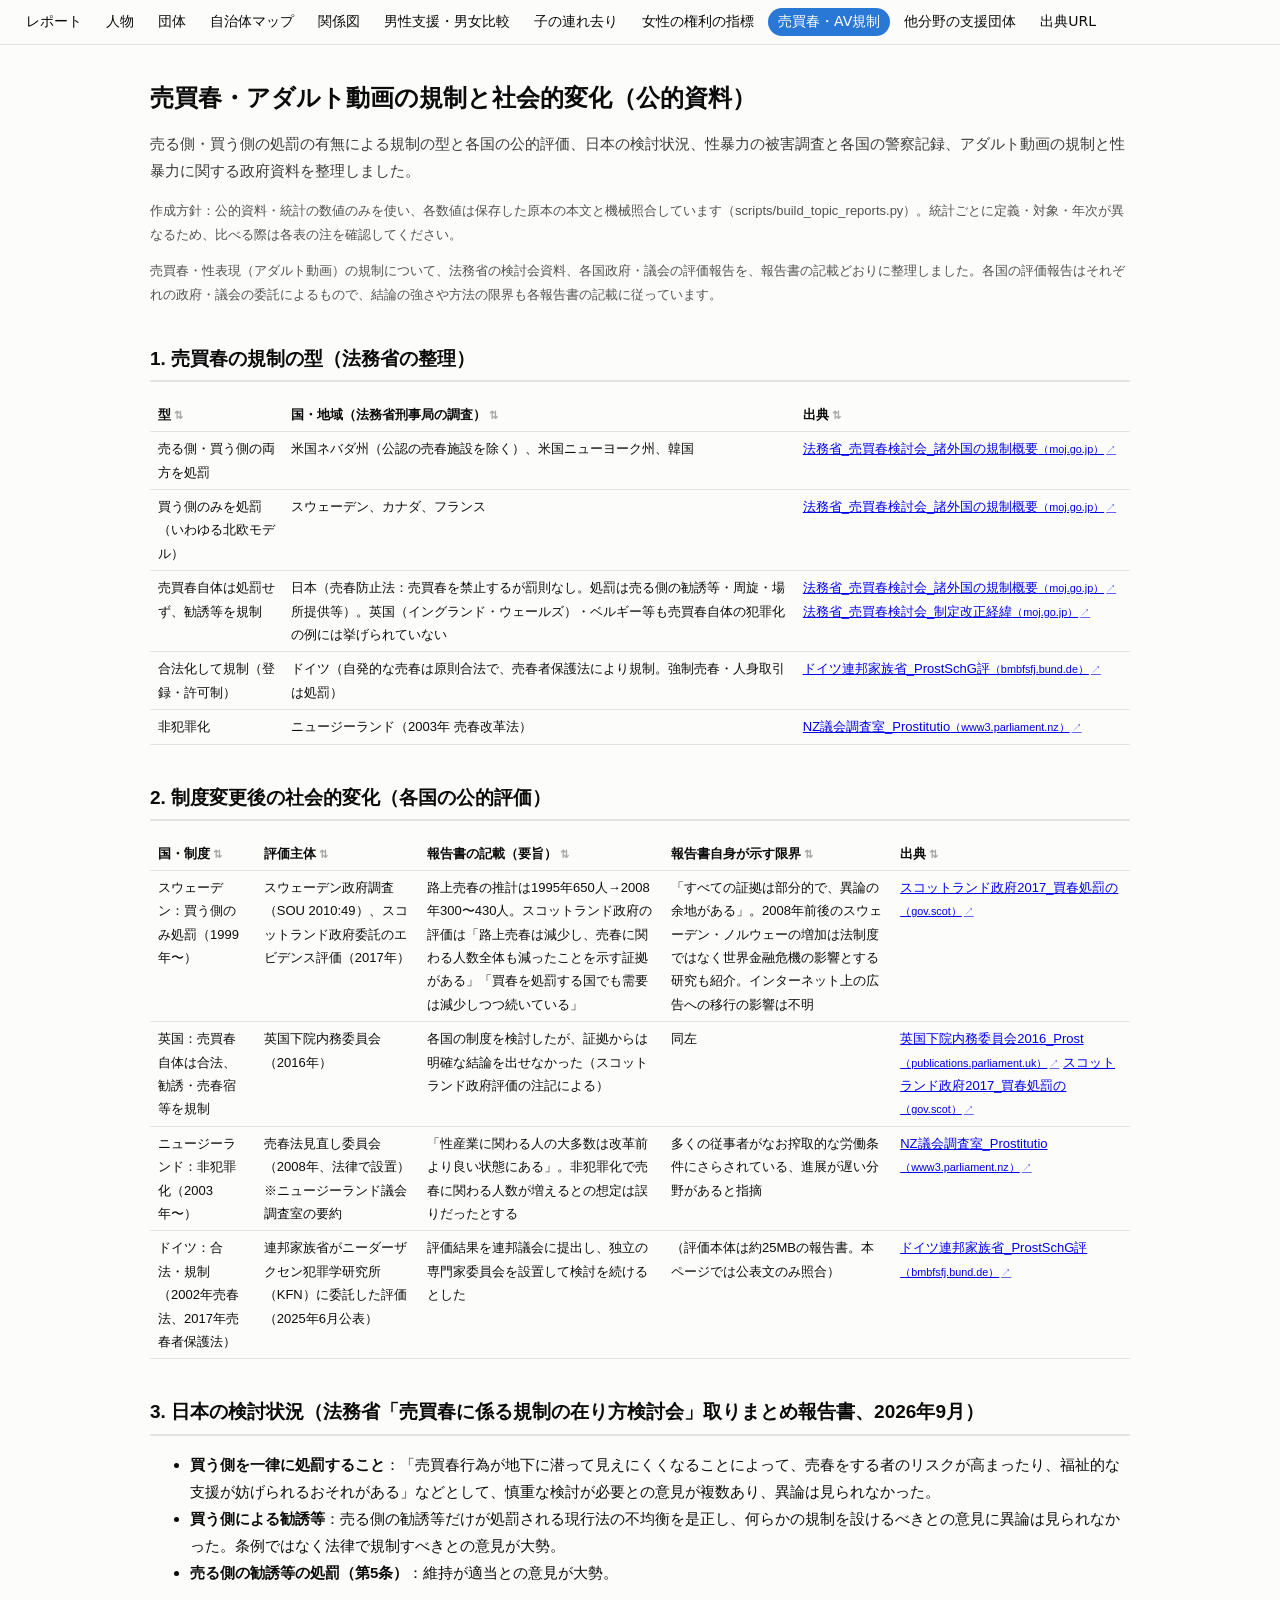
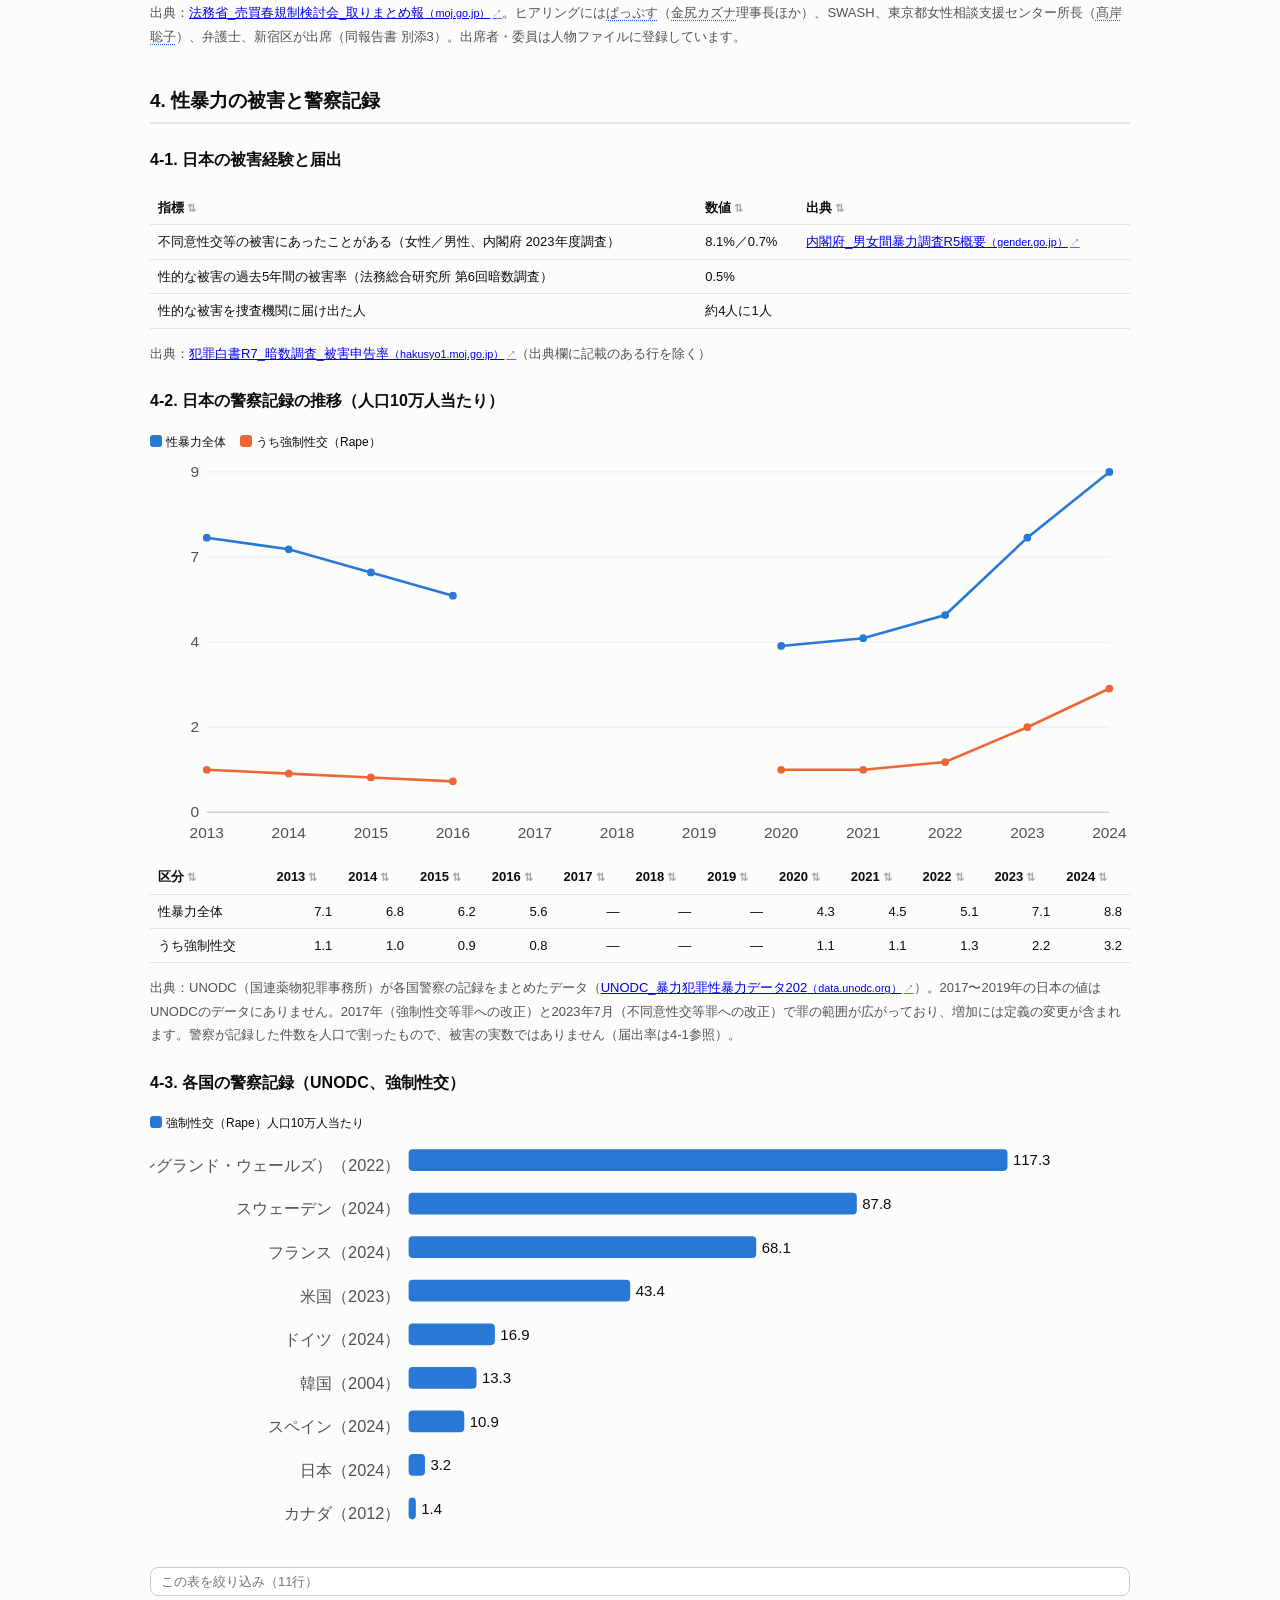
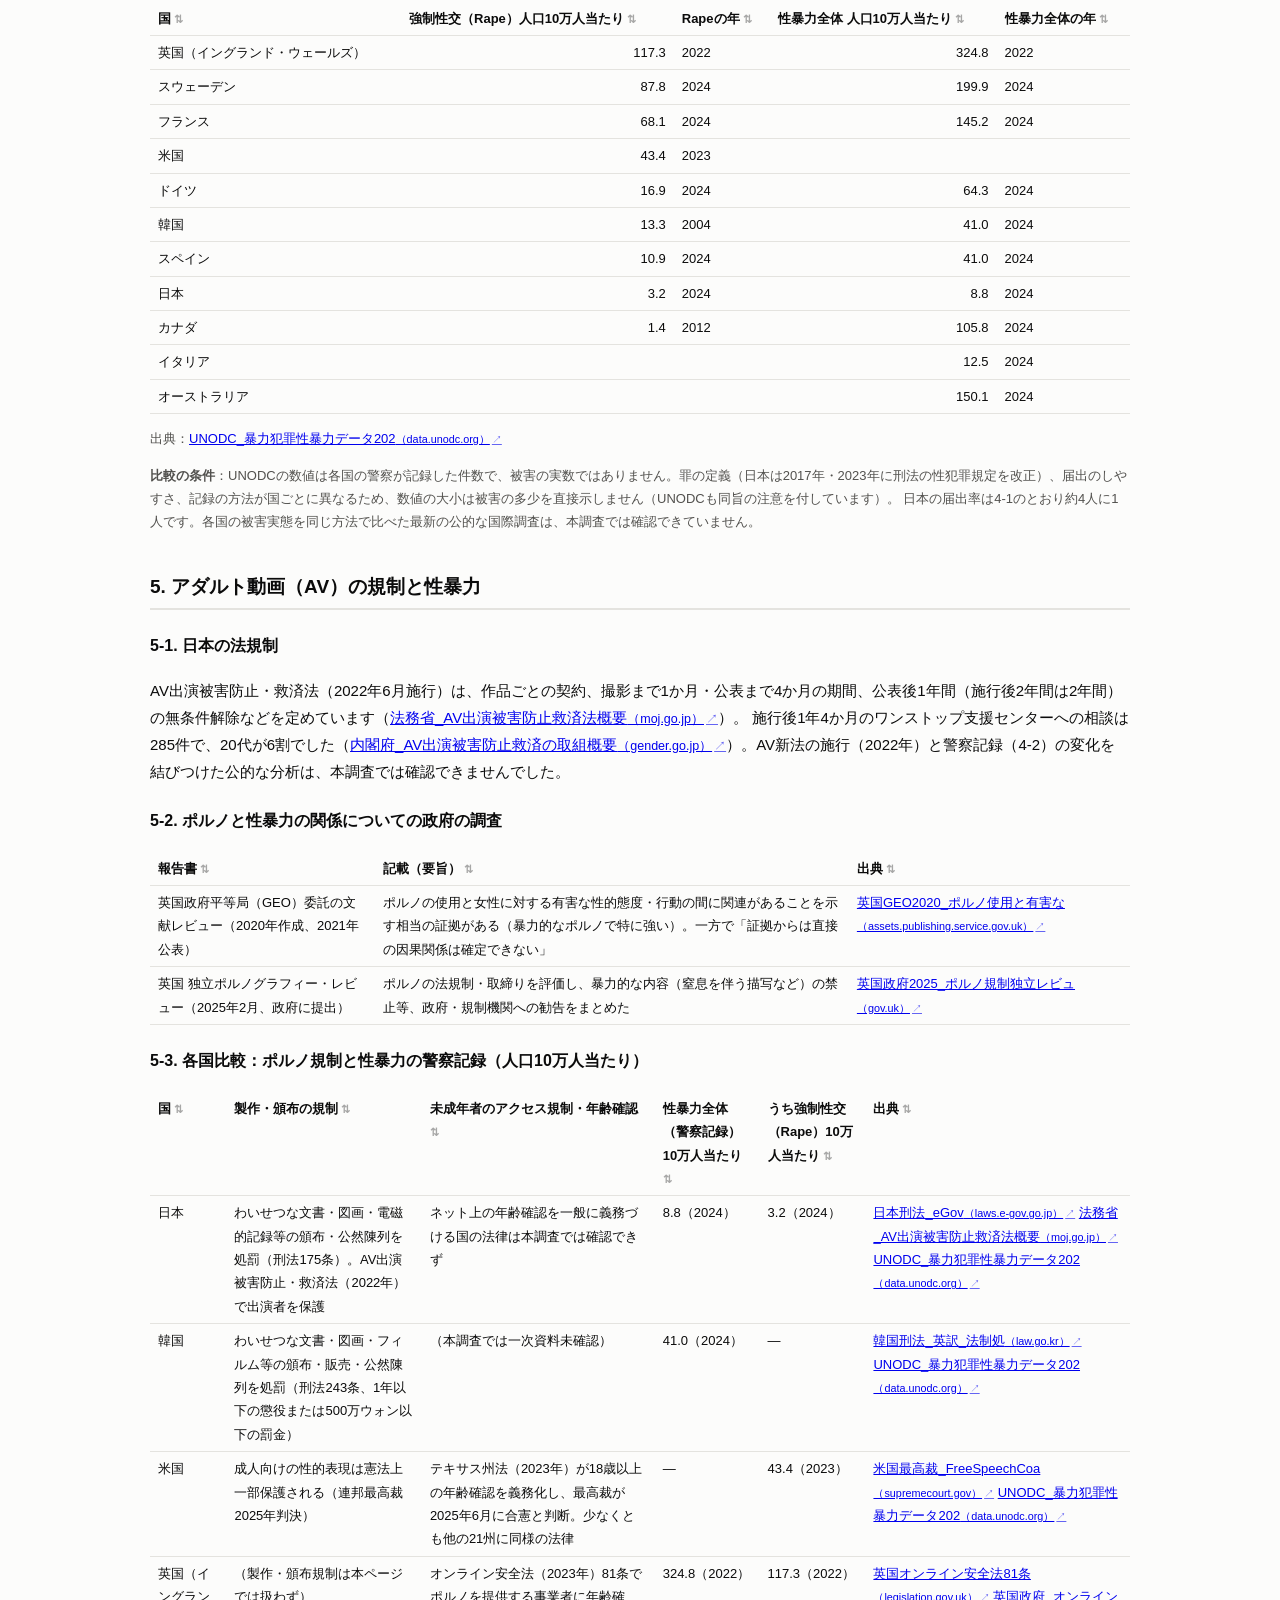
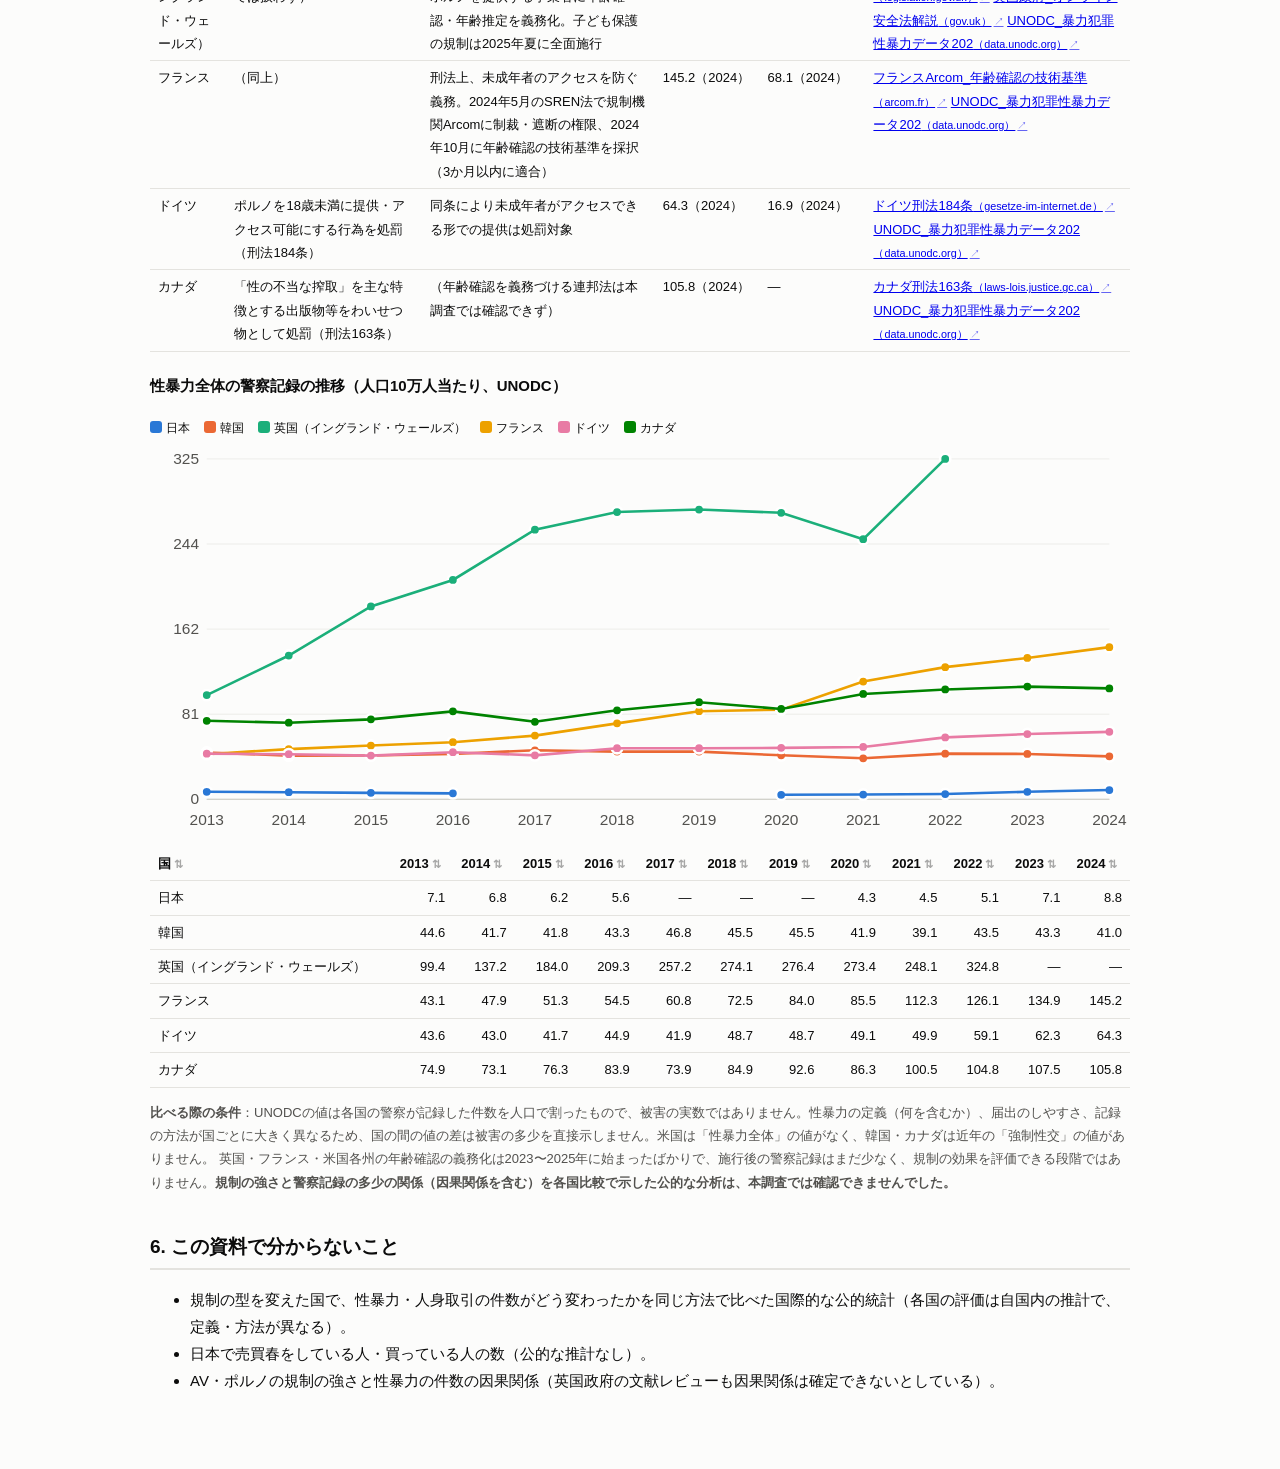
<file: sex_trade.html>
<!doctype html><html lang="ja"><head><meta charset="utf-8"><meta name="viewport" content="width=device-width,initial-scale=1"><title>売買春・アダルト動画の規制と社会的変化（公的資料）</title><style>body{margin:0;background:#fcfcfb;color:#0b0b0b;font:15px/1.8 "Yu Gothic UI","Meiryo",sans-serif}main{max-width:980px;margin:0 auto;padding:20px 24px 60px}
h1{font-size:24px;line-height:1.4}h2{font-size:19px;margin-top:36px;border-bottom:2px solid #e4e3df;padding-bottom:4px}h3{font-size:16px;margin-top:22px}
.lead{color:#3c3b38}.note{color:#52514e;font-size:13px}.card{background:#fff;border:1px solid #e4e3df;border-radius:10px;padding:12px 16px;margin:12px 0}
table{border-collapse:collapse;width:100%;font-size:13px}th,td{border-bottom:1px solid #e4e3df;padding:5px 8px;text-align:left;vertical-align:top}td.n{text-align:right;white-space:nowrap}
.tw{overflow-x:auto}.chart{width:100%;height:auto;margin:6px 0}.ax{font-size:12px;fill:#52514e}.vl{font-size:11px;fill:#0b0b0b}
.legend{display:flex;gap:14px;font-size:12px}.legend i{display:inline-block;width:12px;height:12px;border-radius:3px;margin-right:4px;vertical-align:-1px}
.kpis{display:grid;grid-template-columns:repeat(auto-fit,minmax(200px,1fr));gap:10px}.kpi b{display:block;font-size:22px}
@media (prefers-color-scheme:dark){body{background:#1a1a19;color:#f0efec}.card{background:#222221;border-color:#353532}th,td{border-color:#353532}.lead{color:#c3c2b7}.note{color:#a3a29b}.ax{fill:#c3c2b7}.vl{fill:#f0efec}a{color:#7fb1ee}}</style><link rel="stylesheet" href="assets/site.css"><script src="assets/site.js" defer></script></head><body><nav class="sitenav"><a href="index.html">レポート</a><a href="people.html">人物</a><a href="orgs.html">団体</a><a href="map.html">自治体マップ</a><a href="network.html">関係図</a><a href="men_support.html">男性支援・男女比較</a><a href="child_abduction.html">子の連れ去り</a><a href="women_rights.html">女性の権利の指標</a><a href="sex_trade.html">売買春・AV規制</a><a href="other_fields.html">他分野の支援団体</a><a href="sources.html">出典URL</a></nav><main><h1>売買春・アダルト動画の規制と社会的変化（公的資料）</h1><p class="lead">売る側・買う側の処罰の有無による規制の型と各国の公的評価、日本の検討状況、性暴力の被害調査と各国の警察記録、アダルト動画の規制と性暴力に関する政府資料を整理しました。</p><p class="note">作成方針：公的資料・統計の数値のみを使い、各数値は保存した原本の本文と機械照合しています（scripts/build_topic_reports.py）。統計ごとに定義・対象・年次が異なるため、比べる際は各表の注を確認してください。</p>
<p class="note">売買春・性表現（アダルト動画）の規制について、法務省の検討会資料、各国政府・議会の評価報告を、報告書の記載どおりに整理しました。各国の評価報告はそれぞれの政府・議会の委託によるもので、結論の強さや方法の限界も各報告書の記載に従っています。</p>
<h2>1. 売買春の規制の型（法務省の整理）</h2>
<div class="tw"><table><thead><tr><th>型</th><th>国・地域（法務省刑事局の調査）</th><th>出典</th></tr></thead><tbody><tr><td>売る側・買う側の両方を処罰</td><td>米国ネバダ州（公認の売春施設を除く）、米国ニューヨーク州、韓国</td><td><a href="https://www.moj.go.jp/content/001458891.pdf" target="_blank" rel="noopener" data-src="evidence/31_売買春_性表現/20261029T003332+0900_法務省_売買春検討会_諸外国の規制概要.pdf">法務省_売買春検討会_諸外国の規制概要<small>（moj.go.jp）</small></a></td></tr><tr><td>買う側のみを処罰（いわゆる北欧モデル）</td><td>スウェーデン、カナダ、フランス</td><td><a href="https://www.moj.go.jp/content/001458891.pdf" target="_blank" rel="noopener" data-src="evidence/31_売買春_性表現/20261029T003332+0900_法務省_売買春検討会_諸外国の規制概要.pdf">法務省_売買春検討会_諸外国の規制概要<small>（moj.go.jp）</small></a></td></tr><tr><td>売買春自体は処罰せず、勧誘等を規制</td><td>日本（売春防止法：売買春を禁止するが罰則なし。処罰は売る側の勧誘等・周旋・場所提供等）。英国（イングランド・ウェールズ）・ベルギー等も売買春自体の犯罪化の例には挙げられていない</td><td><a href="https://www.moj.go.jp/content/001458891.pdf" target="_blank" rel="noopener" data-src="evidence/31_売買春_性表現/20261029T003332+0900_法務省_売買春検討会_諸外国の規制概要.pdf">法務省_売買春検討会_諸外国の規制概要<small>（moj.go.jp）</small></a> <a href="https://www.moj.go.jp/content/001458929.pdf" target="_blank" rel="noopener" data-src="evidence/31_売買春_性表現/20261029T003332+0900_法務省_売買春検討会_制定改正経緯.pdf">法務省_売買春検討会_制定改正経緯<small>（moj.go.jp）</small></a></td></tr><tr><td>合法化して規制（登録・許可制）</td><td>ドイツ（自発的な売春は原則合法で、売春者保護法により規制。強制売春・人身取引は処罰）</td><td><a href="https://www.bmbfsfj.bund.de/bmbfsfj/aktuelles/pressemitteilungen/bundesregierung-legt-evaluation-des-prostituiertenschutzgesetzes-vor-266208" target="_blank" rel="noopener" data-src="evidence/31_売買春_性表現/20261029T003338+0900_ドイツ連邦家族省_ProstSchG評価の公表.html">ドイツ連邦家族省_ProstSchG評<small>（bmbfsfj.bund.de）</small></a></td></tr><tr><td>非犯罪化</td><td>ニュージーランド（2003年 売春改革法）</td><td><a href="https://www3.parliament.nz/en/pb/research-papers/document/00PLSocRP12051/prostitution-law-reform-in-new-zealand" target="_blank" rel="noopener" data-src="evidence/31_売買春_性表現/20261029T003337+0900_NZ議会調査室_Prostitution_Law_Reform_in_NZ.html">NZ議会調査室_Prostitutio<small>（www3.parliament.nz）</small></a></td></tr></tbody></table></div>
<h2>2. 制度変更後の社会的変化（各国の公的評価）</h2>
<div class="tw"><table><thead><tr><th>国・制度</th><th>評価主体</th><th>報告書の記載（要旨）</th><th>報告書自身が示す限界</th><th>出典</th></tr></thead><tbody><tr><td>スウェーデン：買う側のみ処罰（1999年〜）</td><td>スウェーデン政府調査（SOU 2010:49）、スコットランド政府委託のエビデンス評価（2017年）</td><td>路上売春の推計は1995年650人→2008年300〜430人。スコットランド政府の評価は「路上売春は減少し、売春に関わる人数全体も減ったことを示す証拠がある」「買春を処罰する国でも需要は減少しつつ続いている」</td><td>「すべての証拠は部分的で、異論の余地がある」。2008年前後のスウェーデン・ノルウェーの増加は法制度ではなく世界金融危機の影響とする研究も紹介。インターネット上の広告への移行の影響は不明</td><td><a href="https://www.gov.scot/binaries/content/documents/govscot/publications/research-and-analysis/2017/02/evidence-assessment-impacts-criminalisation-purchase-sex-review/documents/00514185-pdf/00514185-pdf/govscot:document/00514185.pdf" target="_blank" rel="noopener" data-src="evidence/31_売買春_性表現/20261029T003333+0900_スコットランド政府2017_買春処罰の影響エビデンス評価.pdf">スコットランド政府2017_買春処罰の<small>（gov.scot）</small></a></td></tr><tr><td>英国：売買春自体は合法、勧誘・売春宿等を規制</td><td>英国下院内務委員会（2016年）</td><td>各国の制度を検討したが、証拠からは明確な結論を出せなかった（スコットランド政府評価の注記による）</td><td>同左</td><td><a href="https://publications.parliament.uk/pa/cm201617/cmselect/cmhaff/26/26.pdf" target="_blank" rel="noopener" data-src="evidence/31_売買春_性表現/20261029T003335+0900_英国下院内務委員会2016_Prostitution.pdf">英国下院内務委員会2016_Prost<small>（publications.parliament.uk）</small></a> <a href="https://www.gov.scot/binaries/content/documents/govscot/publications/research-and-analysis/2017/02/evidence-assessment-impacts-criminalisation-purchase-sex-review/documents/00514185-pdf/00514185-pdf/govscot:document/00514185.pdf" target="_blank" rel="noopener" data-src="evidence/31_売買春_性表現/20261029T003333+0900_スコットランド政府2017_買春処罰の影響エビデンス評価.pdf">スコットランド政府2017_買春処罰の<small>（gov.scot）</small></a></td></tr><tr><td>ニュージーランド：非犯罪化（2003年〜）</td><td>売春法見直し委員会（2008年、法律で設置）※ニュージーランド議会調査室の要約</td><td>「性産業に関わる人の大多数は改革前より良い状態にある」。非犯罪化で売春に関わる人数が増えるとの想定は誤りだったとする</td><td>多くの従事者がなお搾取的な労働条件にさらされている、進展が遅い分野があると指摘</td><td><a href="https://www3.parliament.nz/en/pb/research-papers/document/00PLSocRP12051/prostitution-law-reform-in-new-zealand" target="_blank" rel="noopener" data-src="evidence/31_売買春_性表現/20261029T003337+0900_NZ議会調査室_Prostitution_Law_Reform_in_NZ.html">NZ議会調査室_Prostitutio<small>（www3.parliament.nz）</small></a></td></tr><tr><td>ドイツ：合法・規制（2002年売春法、2017年売春者保護法）</td><td>連邦家族省がニーダーザクセン犯罪学研究所（KFN）に委託した評価（2025年6月公表）</td><td>評価結果を連邦議会に提出し、独立の専門家委員会を設置して検討を続けるとした</td><td>（評価本体は約25MBの報告書。本ページでは公表文のみ照合）</td><td><a href="https://www.bmbfsfj.bund.de/bmbfsfj/aktuelles/pressemitteilungen/bundesregierung-legt-evaluation-des-prostituiertenschutzgesetzes-vor-266208" target="_blank" rel="noopener" data-src="evidence/31_売買春_性表現/20261029T003338+0900_ドイツ連邦家族省_ProstSchG評価の公表.html">ドイツ連邦家族省_ProstSchG評<small>（bmbfsfj.bund.de）</small></a></td></tr></tbody></table></div>
<h2>3. 日本の検討状況（法務省「売買春に係る規制の在り方検討会」取りまとめ報告書、2026年9月）</h2>
<ul>
<li><b>買う側を一律に処罰すること</b>：「売買春行為が地下に潜って見えにくくなることによって、売春をする者のリスクが高まったり、福祉的な支援が妨げられるおそれがある」などとして、慎重な検討が必要との意見が複数あり、異論は見られなかった。</li>
<li><b>買う側による勧誘等</b>：売る側の勧誘等だけが処罰される現行法の不均衡を是正し、何らかの規制を設けるべきとの意見に異論は見られなかった。条例ではなく法律で規制すべきとの意見が大勢。</li>
<li><b>売る側の勧誘等の処罰（第5条）</b>：維持が適当との意見が大勢。</li>
</ul>
<p class="note">出典：<a href="https://www.moj.go.jp/content/001471143.pdf" target="_blank" rel="noopener" data-src="evidence/31_売買春_性表現/20261029T003330+0900_法務省_売買春規制検討会_取りまとめ報告書.pdf">法務省_売買春規制検討会_取りまとめ報<small>（moj.go.jp）</small></a>。ヒアリングにはぱっぷす（金尻カズナ理事長ほか）、SWASH、東京都女性相談支援センター所長（髙岸聡子）、弁護士、新宿区が出席（同報告書 別添3）。出席者・委員は人物ファイルに登録しています。</p>
<h2 id="s4">4. 性暴力の被害と警察記録</h2>
<h3>4-1. 日本の被害経験と届出</h3>
<div class="tw"><table><thead><tr><th>指標</th><th>数値</th><th>出典</th></tr></thead><tbody><tr><td>不同意性交等の被害にあったことがある（女性／男性、内閣府 2023年度調査）</td><td>8.1%／0.7%</td><td><a href="https://www.gender.go.jp/policy/no_violence/e-vaw/chousa/pdf/r05danjokan-gaiyo.pdf" target="_blank" rel="noopener" data-src="evidence/28_男性支援_比較/20261029T000659+0900_内閣府_男女間暴力調査R5概要.pdf">内閣府_男女間暴力調査R5概要<small>（gender.go.jp）</small></a></td></tr><tr><td>性的な被害の過去5年間の被害率（法務総合研究所 第6回暗数調査）</td><td>0.5%</td><td></td></tr><tr><td>性的な被害を捜査機関に届け出た人</td><td>約4人に1人</td><td></td></tr></tbody></table></div><p class="note">出典：<a href="https://hakusyo1.moj.go.jp/jp/72/nfm/n72_2_7_6_3_1.html" target="_blank" rel="noopener" data-src="evidence/30_女性の権利指標/20261029T001120+0900_犯罪白書R7_暗数調査_被害申告率.html">犯罪白書R7_暗数調査_被害申告率<small>（hakusyo1.moj.go.jp）</small></a>（出典欄に記載のある行を除く）</p>
<h3>4-2. 日本の警察記録の推移（人口10万人当たり）</h3>
<div class="legend"><span><i style="background:#2a78d6"></i>性暴力全体</span><span><i style="background:#eb6834"></i>うち強制性交（Rape）</span></div>
<svg viewBox="0 0 760 300" class="chart" role="img"><line x1="44" y1="274" x2="744" y2="274" stroke="#c3c2b7"/><text x="38" y="278.0" text-anchor="end" class="ax">0</text><line x1="44" x2="744" y1="274.0" y2="274.0" stroke="#e4e3df" stroke-width="0.5"/><text x="38" y="212.0" text-anchor="end" class="ax">2</text><line x1="44" x2="744" y1="208.0" y2="208.0" stroke="#e4e3df" stroke-width="0.5"/><text x="38" y="146.0" text-anchor="end" class="ax">4</text><line x1="44" x2="744" y1="142.0" y2="142.0" stroke="#e4e3df" stroke-width="0.5"/><text x="38" y="80.0" text-anchor="end" class="ax">7</text><line x1="44" x2="744" y1="76.0" y2="76.0" stroke="#e4e3df" stroke-width="0.5"/><text x="38" y="14.0" text-anchor="end" class="ax">9</text><line x1="44" x2="744" y1="10.0" y2="10.0" stroke="#e4e3df" stroke-width="0.5"/><text x="44.0" y="294" text-anchor="middle" class="ax">2013</text><text x="107.6" y="294" text-anchor="middle" class="ax">2014</text><text x="171.3" y="294" text-anchor="middle" class="ax">2015</text><text x="234.9" y="294" text-anchor="middle" class="ax">2016</text><text x="298.5" y="294" text-anchor="middle" class="ax">2017</text><text x="362.2" y="294" text-anchor="middle" class="ax">2018</text><text x="425.8" y="294" text-anchor="middle" class="ax">2019</text><text x="489.5" y="294" text-anchor="middle" class="ax">2020</text><text x="553.1" y="294" text-anchor="middle" class="ax">2021</text><text x="616.7" y="294" text-anchor="middle" class="ax">2022</text><text x="680.4" y="294" text-anchor="middle" class="ax">2023</text><text x="744.0" y="294" text-anchor="middle" class="ax">2024</text><circle cx="44.0" cy="61.0" r="4" fill="#2a78d6" stroke="#fff" stroke-width="2"><title>性暴力全体 2013年 7.1（10万人当たり）</title></circle><circle cx="107.6" cy="70.0" r="4" fill="#2a78d6" stroke="#fff" stroke-width="2"><title>性暴力全体 2014年 6.8（10万人当たり）</title></circle><circle cx="171.3" cy="88.0" r="4" fill="#2a78d6" stroke="#fff" stroke-width="2"><title>性暴力全体 2015年 6.2（10万人当たり）</title></circle><circle cx="234.9" cy="106.0" r="4" fill="#2a78d6" stroke="#fff" stroke-width="2"><title>性暴力全体 2016年 5.6（10万人当たり）</title></circle><polyline fill="none" stroke="#2a78d6" stroke-width="2" points="44.0,61.0 107.6,70.0 171.3,88.0 234.9,106.0"/><circle cx="489.5" cy="145.0" r="4" fill="#2a78d6" stroke="#fff" stroke-width="2"><title>性暴力全体 2020年 4.3（10万人当たり）</title></circle><circle cx="553.1" cy="139.0" r="4" fill="#2a78d6" stroke="#fff" stroke-width="2"><title>性暴力全体 2021年 4.5（10万人当たり）</title></circle><circle cx="616.7" cy="121.0" r="4" fill="#2a78d6" stroke="#fff" stroke-width="2"><title>性暴力全体 2022年 5.1（10万人当たり）</title></circle><circle cx="680.4" cy="61.0" r="4" fill="#2a78d6" stroke="#fff" stroke-width="2"><title>性暴力全体 2023年 7.1（10万人当たり）</title></circle><circle cx="744.0" cy="10.0" r="4" fill="#2a78d6" stroke="#fff" stroke-width="2"><title>性暴力全体 2024年 8.8（10万人当たり）</title></circle><polyline fill="none" stroke="#2a78d6" stroke-width="2" points="489.5,145.0 553.1,139.0 616.7,121.0 680.4,61.0 744.0,10.0"/><circle cx="44.0" cy="241.0" r="4" fill="#eb6834" stroke="#fff" stroke-width="2"><title>うち強制性交（Rape） 2013年 1.1（10万人当たり）</title></circle><circle cx="107.6" cy="244.0" r="4" fill="#eb6834" stroke="#fff" stroke-width="2"><title>うち強制性交（Rape） 2014年 1.0（10万人当たり）</title></circle><circle cx="171.3" cy="247.0" r="4" fill="#eb6834" stroke="#fff" stroke-width="2"><title>うち強制性交（Rape） 2015年 0.9（10万人当たり）</title></circle><circle cx="234.9" cy="250.0" r="4" fill="#eb6834" stroke="#fff" stroke-width="2"><title>うち強制性交（Rape） 2016年 0.8（10万人当たり）</title></circle><polyline fill="none" stroke="#eb6834" stroke-width="2" points="44.0,241.0 107.6,244.0 171.3,247.0 234.9,250.0"/><circle cx="489.5" cy="241.0" r="4" fill="#eb6834" stroke="#fff" stroke-width="2"><title>うち強制性交（Rape） 2020年 1.1（10万人当たり）</title></circle><circle cx="553.1" cy="241.0" r="4" fill="#eb6834" stroke="#fff" stroke-width="2"><title>うち強制性交（Rape） 2021年 1.1（10万人当たり）</title></circle><circle cx="616.7" cy="235.0" r="4" fill="#eb6834" stroke="#fff" stroke-width="2"><title>うち強制性交（Rape） 2022年 1.3（10万人当たり）</title></circle><circle cx="680.4" cy="208.0" r="4" fill="#eb6834" stroke="#fff" stroke-width="2"><title>うち強制性交（Rape） 2023年 2.2（10万人当たり）</title></circle><circle cx="744.0" cy="178.0" r="4" fill="#eb6834" stroke="#fff" stroke-width="2"><title>うち強制性交（Rape） 2024年 3.2（10万人当たり）</title></circle><polyline fill="none" stroke="#eb6834" stroke-width="2" points="489.5,241.0 553.1,241.0 616.7,235.0 680.4,208.0 744.0,178.0"/></svg>
<div class="tw"><table><thead><tr><th>区分</th><th>2013</th><th>2014</th><th>2015</th><th>2016</th><th>2017</th><th>2018</th><th>2019</th><th>2020</th><th>2021</th><th>2022</th><th>2023</th><th>2024</th></tr></thead><tbody><tr><td>性暴力全体</td><td class="n">7.1</td><td class="n">6.8</td><td class="n">6.2</td><td class="n">5.6</td><td class="n">—</td><td class="n">—</td><td class="n">—</td><td class="n">4.3</td><td class="n">4.5</td><td class="n">5.1</td><td class="n">7.1</td><td class="n">8.8</td></tr><tr><td>うち強制性交</td><td class="n">1.1</td><td class="n">1.0</td><td class="n">0.9</td><td class="n">0.8</td><td class="n">—</td><td class="n">—</td><td class="n">—</td><td class="n">1.1</td><td class="n">1.1</td><td class="n">1.3</td><td class="n">2.2</td><td class="n">3.2</td></tr></tbody></table></div>
<p class="note">出典：UNODC（国連薬物犯罪事務所）が各国警察の記録をまとめたデータ（<a href="https://data.unodc.org/sites/dataportal.unodc.org/files/2026-07/data_cts_violent_and_sexual_crime.xlsx" target="_blank" rel="noopener" data-src="evidence/30_女性の権利指標/20261029T000946+0900_UNODC_暴力犯罪性暴力データ2026.xlsx">UNODC_暴力犯罪性暴力データ202<small>（data.unodc.org）</small></a>）。2017〜2019年の日本の値はUNODCのデータにありません。2017年（強制性交等罪への改正）と2023年7月（不同意性交等罪への改正）で罪の範囲が広がっており、増加には定義の変更が含まれます。警察が記録した件数を人口で割ったもので、被害の実数ではありません（届出率は4-1参照）。</p>
<h3>4-3. 各国の警察記録（UNODC、強制性交）</h3>
<div class="legend"><span><i style="background:#2a78d6"></i>強制性交（Rape）人口10万人当たり</span></div>
<svg viewBox="0 0 720 298" class="chart" role="img"><text x="184" y="22.0" text-anchor="end" class="ax">英国（イングランド・ウェールズ）（2022）</text><rect x="190" y="6" width="440.0" height="16" rx="3" fill="#2a78d6"><title>英国（イングランド・ウェールズ）（2022） 117.3</title></rect><text x="634.0" y="18" class="vl">117.3</text><text x="184" y="54.0" text-anchor="end" class="ax">スウェーデン（2024）</text><rect x="190" y="38" width="329.3" height="16" rx="3" fill="#2a78d6"><title>スウェーデン（2024） 87.8</title></rect><text x="523.3" y="50" class="vl">87.8</text><text x="184" y="86.0" text-anchor="end" class="ax">フランス（2024）</text><rect x="190" y="70" width="255.4" height="16" rx="3" fill="#2a78d6"><title>フランス（2024） 68.1</title></rect><text x="449.4" y="82" class="vl">68.1</text><text x="184" y="118.0" text-anchor="end" class="ax">米国（2023）</text><rect x="190" y="102" width="162.8" height="16" rx="3" fill="#2a78d6"><title>米国（2023） 43.4</title></rect><text x="356.8" y="114" class="vl">43.4</text><text x="184" y="150.0" text-anchor="end" class="ax">ドイツ（2024）</text><rect x="190" y="134" width="63.4" height="16" rx="3" fill="#2a78d6"><title>ドイツ（2024） 16.9</title></rect><text x="257.4" y="146" class="vl">16.9</text><text x="184" y="182.0" text-anchor="end" class="ax">韓国（2004）</text><rect x="190" y="166" width="49.9" height="16" rx="3" fill="#2a78d6"><title>韓国（2004） 13.3</title></rect><text x="243.9" y="178" class="vl">13.3</text><text x="184" y="214.0" text-anchor="end" class="ax">スペイン（2024）</text><rect x="190" y="198" width="40.9" height="16" rx="3" fill="#2a78d6"><title>スペイン（2024） 10.9</title></rect><text x="234.9" y="210" class="vl">10.9</text><text x="184" y="246.0" text-anchor="end" class="ax">日本（2024）</text><rect x="190" y="230" width="12.0" height="16" rx="3" fill="#2a78d6"><title>日本（2024） 3.2</title></rect><text x="206.0" y="242" class="vl">3.2</text><text x="184" y="278.0" text-anchor="end" class="ax">カナダ（2012）</text><rect x="190" y="262" width="5.3" height="16" rx="3" fill="#2a78d6"><title>カナダ（2012） 1.4</title></rect><text x="199.3" y="274" class="vl">1.4</text></svg>
<div class="tw"><table><thead><tr><th>国</th><th>強制性交（Rape）人口10万人当たり</th><th>Rapeの年</th><th>性暴力全体 人口10万人当たり</th><th>性暴力全体の年</th></tr></thead><tbody><tr><td>英国（イングランド・ウェールズ）</td><td class="n">117.3</td><td>2022</td><td class="n">324.8</td><td>2022</td></tr><tr><td>スウェーデン</td><td class="n">87.8</td><td>2024</td><td class="n">199.9</td><td>2024</td></tr><tr><td>フランス</td><td class="n">68.1</td><td>2024</td><td class="n">145.2</td><td>2024</td></tr><tr><td>米国</td><td class="n">43.4</td><td>2023</td><td class="n"></td><td></td></tr><tr><td>ドイツ</td><td class="n">16.9</td><td>2024</td><td class="n">64.3</td><td>2024</td></tr><tr><td>韓国</td><td class="n">13.3</td><td>2004</td><td class="n">41.0</td><td>2024</td></tr><tr><td>スペイン</td><td class="n">10.9</td><td>2024</td><td class="n">41.0</td><td>2024</td></tr><tr><td>日本</td><td class="n">3.2</td><td>2024</td><td class="n">8.8</td><td>2024</td></tr><tr><td>カナダ</td><td class="n">1.4</td><td>2012</td><td class="n">105.8</td><td>2024</td></tr><tr><td>イタリア</td><td class="n"></td><td></td><td class="n">12.5</td><td>2024</td></tr><tr><td>オーストラリア</td><td class="n"></td><td></td><td class="n">150.1</td><td>2024</td></tr></tbody></table></div><p class="note">出典：<a href="https://data.unodc.org/sites/dataportal.unodc.org/files/2026-07/data_cts_violent_and_sexual_crime.xlsx" target="_blank" rel="noopener" data-src="evidence/30_女性の権利指標/20261029T000946+0900_UNODC_暴力犯罪性暴力データ2026.xlsx">UNODC_暴力犯罪性暴力データ202<small>（data.unodc.org）</small></a></p>
<p class="note"><b>比較の条件</b>：UNODCの数値は各国の警察が記録した件数で、被害の実数ではありません。罪の定義（日本は2017年・2023年に刑法の性犯罪規定を改正）、届出のしやすさ、記録の方法が国ごとに異なるため、数値の大小は被害の多少を直接示しません（UNODCも同旨の注意を付しています）。
日本の届出率は4-1のとおり約4人に1人です。各国の被害実態を同じ方法で比べた最新の公的な国際調査は、本調査では確認できていません。</p>
<h2>5. アダルト動画（AV）の規制と性暴力</h2>
<h3>5-1. 日本の法規制</h3>
<p>AV出演被害防止・救済法（2022年6月施行）は、作品ごとの契約、撮影まで1か月・公表まで4か月の期間、公表後1年間（施行後2年間は2年間）の無条件解除などを定めています（<a href="https://www.moj.go.jp/content/001378303.pdf" target="_blank" rel="noopener" data-src="evidence/31_売買春_性表現/20261029T003347+0900_法務省_AV出演被害防止救済法概要.pdf">法務省_AV出演被害防止救済法概要<small>（moj.go.jp）</small></a>）。
施行後1年4か月のワンストップ支援センターへの相談は285件で、20代が6割でした（<a href="https://www.gender.go.jp/kaigi/sonota/pdf/avjk_kanjikai1-01.pdf" target="_blank" rel="noopener" data-src="evidence/31_売買春_性表現/20261029T003346+0900_内閣府_AV出演被害防止救済の取組概要.pdf">内閣府_AV出演被害防止救済の取組概要<small>（gender.go.jp）</small></a>）。AV新法の施行（2022年）と警察記録（4-2）の変化を結びつけた公的な分析は、本調査では確認できませんでした。</p>
<h3>5-2. ポルノと性暴力の関係についての政府の調査</h3>
<div class="tw"><table><thead><tr><th>報告書</th><th>記載（要旨）</th><th>出典</th></tr></thead><tbody><tr><td>英国政府平等局（GEO）委託の文献レビュー（2020年作成、2021年公表）</td><td>ポルノの使用と女性に対する有害な性的態度・行動の間に関連があることを示す相当の証拠がある（暴力的なポルノで特に強い）。一方で「証拠からは直接の因果関係は確定できない」</td><td><a href="https://assets.publishing.service.gov.uk/media/661d1266c8225636d5bd3e25/The_Relationship_between_Pornography_use_and_Harmful_Sexual_Attitudes_and_Behaviours-_literature_review_v1.pdf" target="_blank" rel="noopener" data-src="evidence/31_売買春_性表現/20261029T003635+0900_英国GEO2020_ポルノ使用と有害な性的態度行動_文献レビュー.pdf">英国GEO2020_ポルノ使用と有害な<small>（assets.publishing.service.gov.uk）</small></a></td></tr><tr><td>英国 独立ポルノグラフィー・レビュー（2025年2月、政府に提出）</td><td>ポルノの法規制・取締りを評価し、暴力的な内容（窒息を伴う描写など）の禁止等、政府・規制機関への勧告をまとめた</td><td><a href="https://www.gov.uk/government/publications/creating-a-safer-world-the-challenge-of-regulating-online-pornography" target="_blank" rel="noopener" data-src="evidence/31_売買春_性表現/20261029T003345+0900_英国政府2025_ポルノ規制独立レビュー.html">英国政府2025_ポルノ規制独立レビュ<small>（gov.uk）</small></a></td></tr></tbody></table></div>
<h3>5-3. 各国比較：ポルノ規制と性暴力の警察記録（人口10万人当たり）</h3>
<div class="tw"><table><thead><tr><th>国</th><th>製作・頒布の規制</th><th>未成年者のアクセス規制・年齢確認</th><th>性暴力全体（警察記録）10万人当たり</th><th>うち強制性交（Rape）10万人当たり</th><th>出典</th></tr></thead><tbody><tr><td>日本</td><td>わいせつな文書・図画・電磁的記録等の頒布・公然陳列を処罰（刑法175条）。AV出演被害防止・救済法（2022年）で出演者を保護</td><td>ネット上の年齢確認を一般に義務づける国の法律は本調査では確認できず</td><td>8.8（2024）</td><td>3.2（2024）</td><td><a href="https://laws.e-gov.go.jp/api/1/lawdata/140AC0000000045" target="_blank" rel="noopener" data-src="evidence/32_性表現規制_各国/20261029T055330+0900_日本刑法_eGov.bin">日本刑法_eGov<small>（laws.e-gov.go.jp）</small></a> <a href="https://www.moj.go.jp/content/001378303.pdf" target="_blank" rel="noopener" data-src="evidence/31_売買春_性表現/20261029T003347+0900_法務省_AV出演被害防止救済法概要.pdf">法務省_AV出演被害防止救済法概要<small>（moj.go.jp）</small></a> <a href="https://data.unodc.org/sites/dataportal.unodc.org/files/2026-07/data_cts_violent_and_sexual_crime.xlsx" target="_blank" rel="noopener" data-src="evidence/30_女性の権利指標/20261029T000946+0900_UNODC_暴力犯罪性暴力データ2026.xlsx">UNODC_暴力犯罪性暴力データ202<small>（data.unodc.org）</small></a></td></tr><tr><td>韓国</td><td>わいせつな文書・図画・フィルム等の頒布・販売・公然陳列を処罰（刑法243条、1年以下の懲役または500万ウォン以下の罰金）</td><td>（本調査では一次資料未確認）</td><td>41.0（2024）</td><td>—</td><td><a href="https://www.law.go.kr/LSW/eng/engLsInfoR.do?lsiSeq=253323" target="_blank" rel="noopener" data-src="evidence/32_性表現規制_各国/20261029T055325+0900_韓国刑法_英訳_法制処.html">韓国刑法_英訳_法制処<small>（law.go.kr）</small></a> <a href="https://data.unodc.org/sites/dataportal.unodc.org/files/2026-07/data_cts_violent_and_sexual_crime.xlsx" target="_blank" rel="noopener" data-src="evidence/30_女性の権利指標/20261029T000946+0900_UNODC_暴力犯罪性暴力データ2026.xlsx">UNODC_暴力犯罪性暴力データ202<small>（data.unodc.org）</small></a></td></tr><tr><td>米国</td><td>成人向けの性的表現は憲法上一部保護される（連邦最高裁2025年判決）</td><td>テキサス州法（2023年）が18歳以上の年齢確認を義務化し、最高裁が2025年6月に合憲と判断。少なくとも他の21州に同様の法律</td><td>—</td><td>43.4（2023）</td><td><a href="https://www.supremecourt.gov/opinions/24pdf/23-1122_3e04.pdf" target="_blank" rel="noopener" data-src="evidence/32_性表現規制_各国/20261029T055320+0900_米国最高裁_FreeSpeechCoalition_v_Paxton判決2025.txt">米国最高裁_FreeSpeechCoa<small>（supremecourt.gov）</small></a> <a href="https://data.unodc.org/sites/dataportal.unodc.org/files/2026-07/data_cts_violent_and_sexual_crime.xlsx" target="_blank" rel="noopener" data-src="evidence/30_女性の権利指標/20261029T000946+0900_UNODC_暴力犯罪性暴力データ2026.xlsx">UNODC_暴力犯罪性暴力データ202<small>（data.unodc.org）</small></a></td></tr><tr><td>英国（イングランド・ウェールズ）</td><td>（製作・頒布規制は本ページでは扱わず）</td><td>オンライン安全法（2023年）81条でポルノを提供する事業者に年齢確認・年齢推定を義務化。子ども保護の規制は2025年夏に全面施行</td><td>324.8（2022）</td><td>117.3（2022）</td><td><a href="https://www.legislation.gov.uk/ukpga/2023/50/section/81" target="_blank" rel="noopener" data-src="evidence/32_性表現規制_各国/20261029T055348+0900_英国オンライン安全法81条.html">英国オンライン安全法81条<small>（legislation.gov.uk）</small></a> <a href="https://www.gov.uk/government/publications/online-safety-act-explainer/online-safety-act-explainer" target="_blank" rel="noopener" data-src="evidence/32_性表現規制_各国/20261029T055345+0900_英国政府_オンライン安全法解説.html">英国政府_オンライン安全法解説<small>（gov.uk）</small></a> <a href="https://data.unodc.org/sites/dataportal.unodc.org/files/2026-07/data_cts_violent_and_sexual_crime.xlsx" target="_blank" rel="noopener" data-src="evidence/30_女性の権利指標/20261029T000946+0900_UNODC_暴力犯罪性暴力データ2026.xlsx">UNODC_暴力犯罪性暴力データ202<small>（data.unodc.org）</small></a></td></tr><tr><td>フランス</td><td>（同上）</td><td>刑法上、未成年者のアクセスを防ぐ義務。2024年5月のSREN法で規制機関Arcomに制裁・遮断の権限、2024年10月に年齢確認の技術基準を採択（3か月以内に適合）</td><td>145.2（2024）</td><td>68.1（2024）</td><td><a href="https://www.arcom.fr/presse/acces-des-mineurs-aux-contenus-pornographiques-larcom-publie-son-referentiel" target="_blank" rel="noopener" data-src="evidence/32_性表現規制_各国/20261029T055319+0900_フランスArcom_年齢確認の技術基準公表.html">フランスArcom_年齢確認の技術基準<small>（arcom.fr）</small></a> <a href="https://data.unodc.org/sites/dataportal.unodc.org/files/2026-07/data_cts_violent_and_sexual_crime.xlsx" target="_blank" rel="noopener" data-src="evidence/30_女性の権利指標/20261029T000946+0900_UNODC_暴力犯罪性暴力データ2026.xlsx">UNODC_暴力犯罪性暴力データ202<small>（data.unodc.org）</small></a></td></tr><tr><td>ドイツ</td><td>ポルノを18歳未満に提供・アクセス可能にする行為を処罰（刑法184条）</td><td>同条により未成年者がアクセスできる形での提供は処罰対象</td><td>64.3（2024）</td><td>16.9（2024）</td><td><a href="https://www.gesetze-im-internet.de/stgb/__184.html" target="_blank" rel="noopener" data-src="evidence/32_性表現規制_各国/20261029T055322+0900_ドイツ刑法184条.html">ドイツ刑法184条<small>（gesetze-im-internet.de）</small></a> <a href="https://data.unodc.org/sites/dataportal.unodc.org/files/2026-07/data_cts_violent_and_sexual_crime.xlsx" target="_blank" rel="noopener" data-src="evidence/30_女性の権利指標/20261029T000946+0900_UNODC_暴力犯罪性暴力データ2026.xlsx">UNODC_暴力犯罪性暴力データ202<small>（data.unodc.org）</small></a></td></tr><tr><td>カナダ</td><td>「性の不当な搾取」を主な特徴とする出版物等をわいせつ物として処罰（刑法163条）</td><td>（年齢確認を義務づける連邦法は本調査では確認できず）</td><td>105.8（2024）</td><td>—</td><td><a href="https://laws-lois.justice.gc.ca/eng/acts/c-46/section-163.html" target="_blank" rel="noopener" data-src="evidence/32_性表現規制_各国/20261029T055328+0900_カナダ刑法163条.html">カナダ刑法163条<small>（laws-lois.justice.gc.ca）</small></a> <a href="https://data.unodc.org/sites/dataportal.unodc.org/files/2026-07/data_cts_violent_and_sexual_crime.xlsx" target="_blank" rel="noopener" data-src="evidence/30_女性の権利指標/20261029T000946+0900_UNODC_暴力犯罪性暴力データ2026.xlsx">UNODC_暴力犯罪性暴力データ202<small>（data.unodc.org）</small></a></td></tr></tbody></table></div>
<h4>性暴力全体の警察記録の推移（人口10万人当たり、UNODC）</h4>
<div class="legend"><span><i style="background:#2a78d6"></i>日本</span><span><i style="background:#eb6834"></i>韓国</span><span><i style="background:#1baf7a"></i>英国（イングランド・ウェールズ）</span><span><i style="background:#eda100"></i>フランス</span><span><i style="background:#e87ba4"></i>ドイツ</span><span><i style="background:#008300"></i>カナダ</span></div>
<svg viewBox="0 0 760 300" class="chart" role="img"><line x1="44" y1="274" x2="744" y2="274" stroke="#c3c2b7"/><text x="38" y="278.0" text-anchor="end" class="ax">0</text><line x1="44" x2="744" y1="274.0" y2="274.0" stroke="#e4e3df" stroke-width="0.5"/><text x="38" y="212.0" text-anchor="end" class="ax">81</text><line x1="44" x2="744" y1="208.0" y2="208.0" stroke="#e4e3df" stroke-width="0.5"/><text x="38" y="146.0" text-anchor="end" class="ax">162</text><line x1="44" x2="744" y1="142.0" y2="142.0" stroke="#e4e3df" stroke-width="0.5"/><text x="38" y="80.0" text-anchor="end" class="ax">244</text><line x1="44" x2="744" y1="76.0" y2="76.0" stroke="#e4e3df" stroke-width="0.5"/><text x="38" y="14.0" text-anchor="end" class="ax">325</text><line x1="44" x2="744" y1="10.0" y2="10.0" stroke="#e4e3df" stroke-width="0.5"/><text x="44.0" y="294" text-anchor="middle" class="ax">2013</text><text x="107.6" y="294" text-anchor="middle" class="ax">2014</text><text x="171.3" y="294" text-anchor="middle" class="ax">2015</text><text x="234.9" y="294" text-anchor="middle" class="ax">2016</text><text x="298.5" y="294" text-anchor="middle" class="ax">2017</text><text x="362.2" y="294" text-anchor="middle" class="ax">2018</text><text x="425.8" y="294" text-anchor="middle" class="ax">2019</text><text x="489.5" y="294" text-anchor="middle" class="ax">2020</text><text x="553.1" y="294" text-anchor="middle" class="ax">2021</text><text x="616.7" y="294" text-anchor="middle" class="ax">2022</text><text x="680.4" y="294" text-anchor="middle" class="ax">2023</text><text x="744.0" y="294" text-anchor="middle" class="ax">2024</text><circle cx="44.0" cy="268.2" r="4" fill="#2a78d6" stroke="#fff" stroke-width="2"><title>日本 2013年 7.1（10万人当たり）</title></circle><circle cx="107.6" cy="268.5" r="4" fill="#2a78d6" stroke="#fff" stroke-width="2"><title>日本 2014年 6.8（10万人当たり）</title></circle><circle cx="171.3" cy="269.0" r="4" fill="#2a78d6" stroke="#fff" stroke-width="2"><title>日本 2015年 6.2（10万人当たり）</title></circle><circle cx="234.9" cy="269.4" r="4" fill="#2a78d6" stroke="#fff" stroke-width="2"><title>日本 2016年 5.6（10万人当たり）</title></circle><polyline fill="none" stroke="#2a78d6" stroke-width="2" points="44.0,268.2 107.6,268.5 171.3,269.0 234.9,269.4"/><circle cx="489.5" cy="270.5" r="4" fill="#2a78d6" stroke="#fff" stroke-width="2"><title>日本 2020年 4.3（10万人当たり）</title></circle><circle cx="553.1" cy="270.3" r="4" fill="#2a78d6" stroke="#fff" stroke-width="2"><title>日本 2021年 4.5（10万人当たり）</title></circle><circle cx="616.7" cy="269.9" r="4" fill="#2a78d6" stroke="#fff" stroke-width="2"><title>日本 2022年 5.1（10万人当たり）</title></circle><circle cx="680.4" cy="268.2" r="4" fill="#2a78d6" stroke="#fff" stroke-width="2"><title>日本 2023年 7.1（10万人当たり）</title></circle><circle cx="744.0" cy="266.8" r="4" fill="#2a78d6" stroke="#fff" stroke-width="2"><title>日本 2024年 8.8（10万人当たり）</title></circle><polyline fill="none" stroke="#2a78d6" stroke-width="2" points="489.5,270.5 553.1,270.3 616.7,269.9 680.4,268.2 744.0,266.8"/><circle cx="44.0" cy="237.7" r="4" fill="#eb6834" stroke="#fff" stroke-width="2"><title>韓国 2013年 44.6（10万人当たり）</title></circle><circle cx="107.6" cy="240.1" r="4" fill="#eb6834" stroke="#fff" stroke-width="2"><title>韓国 2014年 41.7（10万人当たり）</title></circle><circle cx="171.3" cy="240.0" r="4" fill="#eb6834" stroke="#fff" stroke-width="2"><title>韓国 2015年 41.8（10万人当たり）</title></circle><circle cx="234.9" cy="238.8" r="4" fill="#eb6834" stroke="#fff" stroke-width="2"><title>韓国 2016年 43.3（10万人当たり）</title></circle><circle cx="298.5" cy="236.0" r="4" fill="#eb6834" stroke="#fff" stroke-width="2"><title>韓国 2017年 46.8（10万人当たり）</title></circle><circle cx="362.2" cy="237.0" r="4" fill="#eb6834" stroke="#fff" stroke-width="2"><title>韓国 2018年 45.5（10万人当たり）</title></circle><circle cx="425.8" cy="237.0" r="4" fill="#eb6834" stroke="#fff" stroke-width="2"><title>韓国 2019年 45.5（10万人当たり）</title></circle><circle cx="489.5" cy="239.9" r="4" fill="#eb6834" stroke="#fff" stroke-width="2"><title>韓国 2020年 41.9（10万人当たり）</title></circle><circle cx="553.1" cy="242.2" r="4" fill="#eb6834" stroke="#fff" stroke-width="2"><title>韓国 2021年 39.1（10万人当たり）</title></circle><circle cx="616.7" cy="238.6" r="4" fill="#eb6834" stroke="#fff" stroke-width="2"><title>韓国 2022年 43.5（10万人当たり）</title></circle><circle cx="680.4" cy="238.8" r="4" fill="#eb6834" stroke="#fff" stroke-width="2"><title>韓国 2023年 43.3（10万人当たり）</title></circle><circle cx="744.0" cy="240.7" r="4" fill="#eb6834" stroke="#fff" stroke-width="2"><title>韓国 2024年 41.0（10万人当たり）</title></circle><polyline fill="none" stroke="#eb6834" stroke-width="2" points="44.0,237.7 107.6,240.1 171.3,240.0 234.9,238.8 298.5,236.0 362.2,237.0 425.8,237.0 489.5,239.9 553.1,242.2 616.7,238.6 680.4,238.8 744.0,240.7"/><circle cx="44.0" cy="193.2" r="4" fill="#1baf7a" stroke="#fff" stroke-width="2"><title>英国（イングランド・ウェールズ） 2013年 99.4（10万人当たり）</title></circle><circle cx="107.6" cy="162.5" r="4" fill="#1baf7a" stroke="#fff" stroke-width="2"><title>英国（イングランド・ウェールズ） 2014年 137.2（10万人当たり）</title></circle><circle cx="171.3" cy="124.4" r="4" fill="#1baf7a" stroke="#fff" stroke-width="2"><title>英国（イングランド・ウェールズ） 2015年 184.0（10万人当たり）</title></circle><circle cx="234.9" cy="103.9" r="4" fill="#1baf7a" stroke="#fff" stroke-width="2"><title>英国（イングランド・ウェールズ） 2016年 209.3（10万人当たり）</title></circle><circle cx="298.5" cy="64.9" r="4" fill="#1baf7a" stroke="#fff" stroke-width="2"><title>英国（イングランド・ウェールズ） 2017年 257.2（10万人当たり）</title></circle><circle cx="362.2" cy="51.2" r="4" fill="#1baf7a" stroke="#fff" stroke-width="2"><title>英国（イングランド・ウェールズ） 2018年 274.1（10万人当たり）</title></circle><circle cx="425.8" cy="49.3" r="4" fill="#1baf7a" stroke="#fff" stroke-width="2"><title>英国（イングランド・ウェールズ） 2019年 276.4（10万人当たり）</title></circle><circle cx="489.5" cy="51.8" r="4" fill="#1baf7a" stroke="#fff" stroke-width="2"><title>英国（イングランド・ウェールズ） 2020年 273.4（10万人当たり）</title></circle><circle cx="553.1" cy="72.3" r="4" fill="#1baf7a" stroke="#fff" stroke-width="2"><title>英国（イングランド・ウェールズ） 2021年 248.1（10万人当たり）</title></circle><circle cx="616.7" cy="10.0" r="4" fill="#1baf7a" stroke="#fff" stroke-width="2"><title>英国（イングランド・ウェールズ） 2022年 324.8（10万人当たり）</title></circle><polyline fill="none" stroke="#1baf7a" stroke-width="2" points="44.0,193.2 107.6,162.5 171.3,124.4 234.9,103.9 298.5,64.9 362.2,51.2 425.8,49.3 489.5,51.8 553.1,72.3 616.7,10.0"/><circle cx="44.0" cy="239.0" r="4" fill="#eda100" stroke="#fff" stroke-width="2"><title>フランス 2013年 43.1（10万人当たり）</title></circle><circle cx="107.6" cy="235.1" r="4" fill="#eda100" stroke="#fff" stroke-width="2"><title>フランス 2014年 47.9（10万人当たり）</title></circle><circle cx="171.3" cy="232.3" r="4" fill="#eda100" stroke="#fff" stroke-width="2"><title>フランス 2015年 51.3（10万人当たり）</title></circle><circle cx="234.9" cy="229.7" r="4" fill="#eda100" stroke="#fff" stroke-width="2"><title>フランス 2016年 54.5（10万人当たり）</title></circle><circle cx="298.5" cy="224.6" r="4" fill="#eda100" stroke="#fff" stroke-width="2"><title>フランス 2017年 60.8（10万人当たり）</title></circle><circle cx="362.2" cy="215.1" r="4" fill="#eda100" stroke="#fff" stroke-width="2"><title>フランス 2018年 72.5（10万人当たり）</title></circle><circle cx="425.8" cy="205.7" r="4" fill="#eda100" stroke="#fff" stroke-width="2"><title>フランス 2019年 84.0（10万人当たり）</title></circle><circle cx="489.5" cy="204.5" r="4" fill="#eda100" stroke="#fff" stroke-width="2"><title>フランス 2020年 85.5（10万人当たり）</title></circle><circle cx="553.1" cy="182.7" r="4" fill="#eda100" stroke="#fff" stroke-width="2"><title>フランス 2021年 112.3（10万人当たり）</title></circle><circle cx="616.7" cy="171.5" r="4" fill="#eda100" stroke="#fff" stroke-width="2"><title>フランス 2022年 126.1（10万人当たり）</title></circle><circle cx="680.4" cy="164.4" r="4" fill="#eda100" stroke="#fff" stroke-width="2"><title>フランス 2023年 134.9（10万人当たり）</title></circle><circle cx="744.0" cy="156.0" r="4" fill="#eda100" stroke="#fff" stroke-width="2"><title>フランス 2024年 145.2（10万人当たり）</title></circle><polyline fill="none" stroke="#eda100" stroke-width="2" points="44.0,239.0 107.6,235.1 171.3,232.3 234.9,229.7 298.5,224.6 362.2,215.1 425.8,205.7 489.5,204.5 553.1,182.7 616.7,171.5 680.4,164.4 744.0,156.0"/><circle cx="44.0" cy="238.6" r="4" fill="#e87ba4" stroke="#fff" stroke-width="2"><title>ドイツ 2013年 43.6（10万人当たり）</title></circle><circle cx="107.6" cy="239.0" r="4" fill="#e87ba4" stroke="#fff" stroke-width="2"><title>ドイツ 2014年 43.0（10万人当たり）</title></circle><circle cx="171.3" cy="240.1" r="4" fill="#e87ba4" stroke="#fff" stroke-width="2"><title>ドイツ 2015年 41.7（10万人当たり）</title></circle><circle cx="234.9" cy="237.5" r="4" fill="#e87ba4" stroke="#fff" stroke-width="2"><title>ドイツ 2016年 44.9（10万人当たり）</title></circle><circle cx="298.5" cy="239.9" r="4" fill="#e87ba4" stroke="#fff" stroke-width="2"><title>ドイツ 2017年 41.9（10万人当たり）</title></circle><circle cx="362.2" cy="234.4" r="4" fill="#e87ba4" stroke="#fff" stroke-width="2"><title>ドイツ 2018年 48.7（10万人当たり）</title></circle><circle cx="425.8" cy="234.4" r="4" fill="#e87ba4" stroke="#fff" stroke-width="2"><title>ドイツ 2019年 48.7（10万人当たり）</title></circle><circle cx="489.5" cy="234.1" r="4" fill="#e87ba4" stroke="#fff" stroke-width="2"><title>ドイツ 2020年 49.1（10万人当たり）</title></circle><circle cx="553.1" cy="233.4" r="4" fill="#e87ba4" stroke="#fff" stroke-width="2"><title>ドイツ 2021年 49.9（10万人当たり）</title></circle><circle cx="616.7" cy="226.0" r="4" fill="#e87ba4" stroke="#fff" stroke-width="2"><title>ドイツ 2022年 59.1（10万人当たり）</title></circle><circle cx="680.4" cy="223.4" r="4" fill="#e87ba4" stroke="#fff" stroke-width="2"><title>ドイツ 2023年 62.3（10万人当たり）</title></circle><circle cx="744.0" cy="221.7" r="4" fill="#e87ba4" stroke="#fff" stroke-width="2"><title>ドイツ 2024年 64.3（10万人当たり）</title></circle><polyline fill="none" stroke="#e87ba4" stroke-width="2" points="44.0,238.6 107.6,239.0 171.3,240.1 234.9,237.5 298.5,239.9 362.2,234.4 425.8,234.4 489.5,234.1 553.1,233.4 616.7,226.0 680.4,223.4 744.0,221.7"/><circle cx="44.0" cy="213.1" r="4" fill="#008300" stroke="#fff" stroke-width="2"><title>カナダ 2013年 74.9（10万人当たり）</title></circle><circle cx="107.6" cy="214.6" r="4" fill="#008300" stroke="#fff" stroke-width="2"><title>カナダ 2014年 73.1（10万人当たり）</title></circle><circle cx="171.3" cy="212.0" r="4" fill="#008300" stroke="#fff" stroke-width="2"><title>カナダ 2015年 76.3（10万人当たり）</title></circle><circle cx="234.9" cy="205.8" r="4" fill="#008300" stroke="#fff" stroke-width="2"><title>カナダ 2016年 83.9（10万人当たり）</title></circle><circle cx="298.5" cy="213.9" r="4" fill="#008300" stroke="#fff" stroke-width="2"><title>カナダ 2017年 73.9（10万人当たり）</title></circle><circle cx="362.2" cy="205.0" r="4" fill="#008300" stroke="#fff" stroke-width="2"><title>カナダ 2018年 84.9（10万人当たり）</title></circle><circle cx="425.8" cy="198.7" r="4" fill="#008300" stroke="#fff" stroke-width="2"><title>カナダ 2019年 92.6（10万人当たり）</title></circle><circle cx="489.5" cy="203.9" r="4" fill="#008300" stroke="#fff" stroke-width="2"><title>カナダ 2020年 86.3（10万人当たり）</title></circle><circle cx="553.1" cy="192.3" r="4" fill="#008300" stroke="#fff" stroke-width="2"><title>カナダ 2021年 100.5（10万人当たり）</title></circle><circle cx="616.7" cy="188.8" r="4" fill="#008300" stroke="#fff" stroke-width="2"><title>カナダ 2022年 104.8（10万人当たり）</title></circle><circle cx="680.4" cy="186.6" r="4" fill="#008300" stroke="#fff" stroke-width="2"><title>カナダ 2023年 107.5（10万人当たり）</title></circle><circle cx="744.0" cy="188.0" r="4" fill="#008300" stroke="#fff" stroke-width="2"><title>カナダ 2024年 105.8（10万人当たり）</title></circle><polyline fill="none" stroke="#008300" stroke-width="2" points="44.0,213.1 107.6,214.6 171.3,212.0 234.9,205.8 298.5,213.9 362.2,205.0 425.8,198.7 489.5,203.9 553.1,192.3 616.7,188.8 680.4,186.6 744.0,188.0"/></svg>
<div class="tw"><table><thead><tr><th>国</th><th>2013</th><th>2014</th><th>2015</th><th>2016</th><th>2017</th><th>2018</th><th>2019</th><th>2020</th><th>2021</th><th>2022</th><th>2023</th><th>2024</th></tr></thead><tbody><tr><td>日本</td><td class="n">7.1</td><td class="n">6.8</td><td class="n">6.2</td><td class="n">5.6</td><td class="n">—</td><td class="n">—</td><td class="n">—</td><td class="n">4.3</td><td class="n">4.5</td><td class="n">5.1</td><td class="n">7.1</td><td class="n">8.8</td></tr><tr><td>韓国</td><td class="n">44.6</td><td class="n">41.7</td><td class="n">41.8</td><td class="n">43.3</td><td class="n">46.8</td><td class="n">45.5</td><td class="n">45.5</td><td class="n">41.9</td><td class="n">39.1</td><td class="n">43.5</td><td class="n">43.3</td><td class="n">41.0</td></tr><tr><td>英国（イングランド・ウェールズ）</td><td class="n">99.4</td><td class="n">137.2</td><td class="n">184.0</td><td class="n">209.3</td><td class="n">257.2</td><td class="n">274.1</td><td class="n">276.4</td><td class="n">273.4</td><td class="n">248.1</td><td class="n">324.8</td><td class="n">—</td><td class="n">—</td></tr><tr><td>フランス</td><td class="n">43.1</td><td class="n">47.9</td><td class="n">51.3</td><td class="n">54.5</td><td class="n">60.8</td><td class="n">72.5</td><td class="n">84.0</td><td class="n">85.5</td><td class="n">112.3</td><td class="n">126.1</td><td class="n">134.9</td><td class="n">145.2</td></tr><tr><td>ドイツ</td><td class="n">43.6</td><td class="n">43.0</td><td class="n">41.7</td><td class="n">44.9</td><td class="n">41.9</td><td class="n">48.7</td><td class="n">48.7</td><td class="n">49.1</td><td class="n">49.9</td><td class="n">59.1</td><td class="n">62.3</td><td class="n">64.3</td></tr><tr><td>カナダ</td><td class="n">74.9</td><td class="n">73.1</td><td class="n">76.3</td><td class="n">83.9</td><td class="n">73.9</td><td class="n">84.9</td><td class="n">92.6</td><td class="n">86.3</td><td class="n">100.5</td><td class="n">104.8</td><td class="n">107.5</td><td class="n">105.8</td></tr></tbody></table></div>
<p class="note"><b>比べる際の条件</b>：UNODCの値は各国の警察が記録した件数を人口で割ったもので、被害の実数ではありません。性暴力の定義（何を含むか）、届出のしやすさ、記録の方法が国ごとに大きく異なるため、国の間の値の差は被害の多少を直接示しません。米国は「性暴力全体」の値がなく、韓国・カナダは近年の「強制性交」の値がありません。
英国・フランス・米国各州の年齢確認の義務化は2023〜2025年に始まったばかりで、施行後の警察記録はまだ少なく、規制の効果を評価できる段階ではありません。<b>規制の強さと警察記録の多少の関係（因果関係を含む）を各国比較で示した公的な分析は、本調査では確認できませんでした。</b></p>
<h2>6. この資料で分からないこと</h2>
<ul><li>規制の型を変えた国で、性暴力・人身取引の件数がどう変わったかを同じ方法で比べた国際的な公的統計（各国の評価は自国内の推計で、定義・方法が異なる）。</li>
<li>日本で売買春をしている人・買っている人の数（公的な推計なし）。</li><li>AV・ポルノの規制の強さと性暴力の件数の因果関係（英国政府の文献レビューも因果関係は確定できないとしている）。</li></ul>
</main></body></html>
</file>
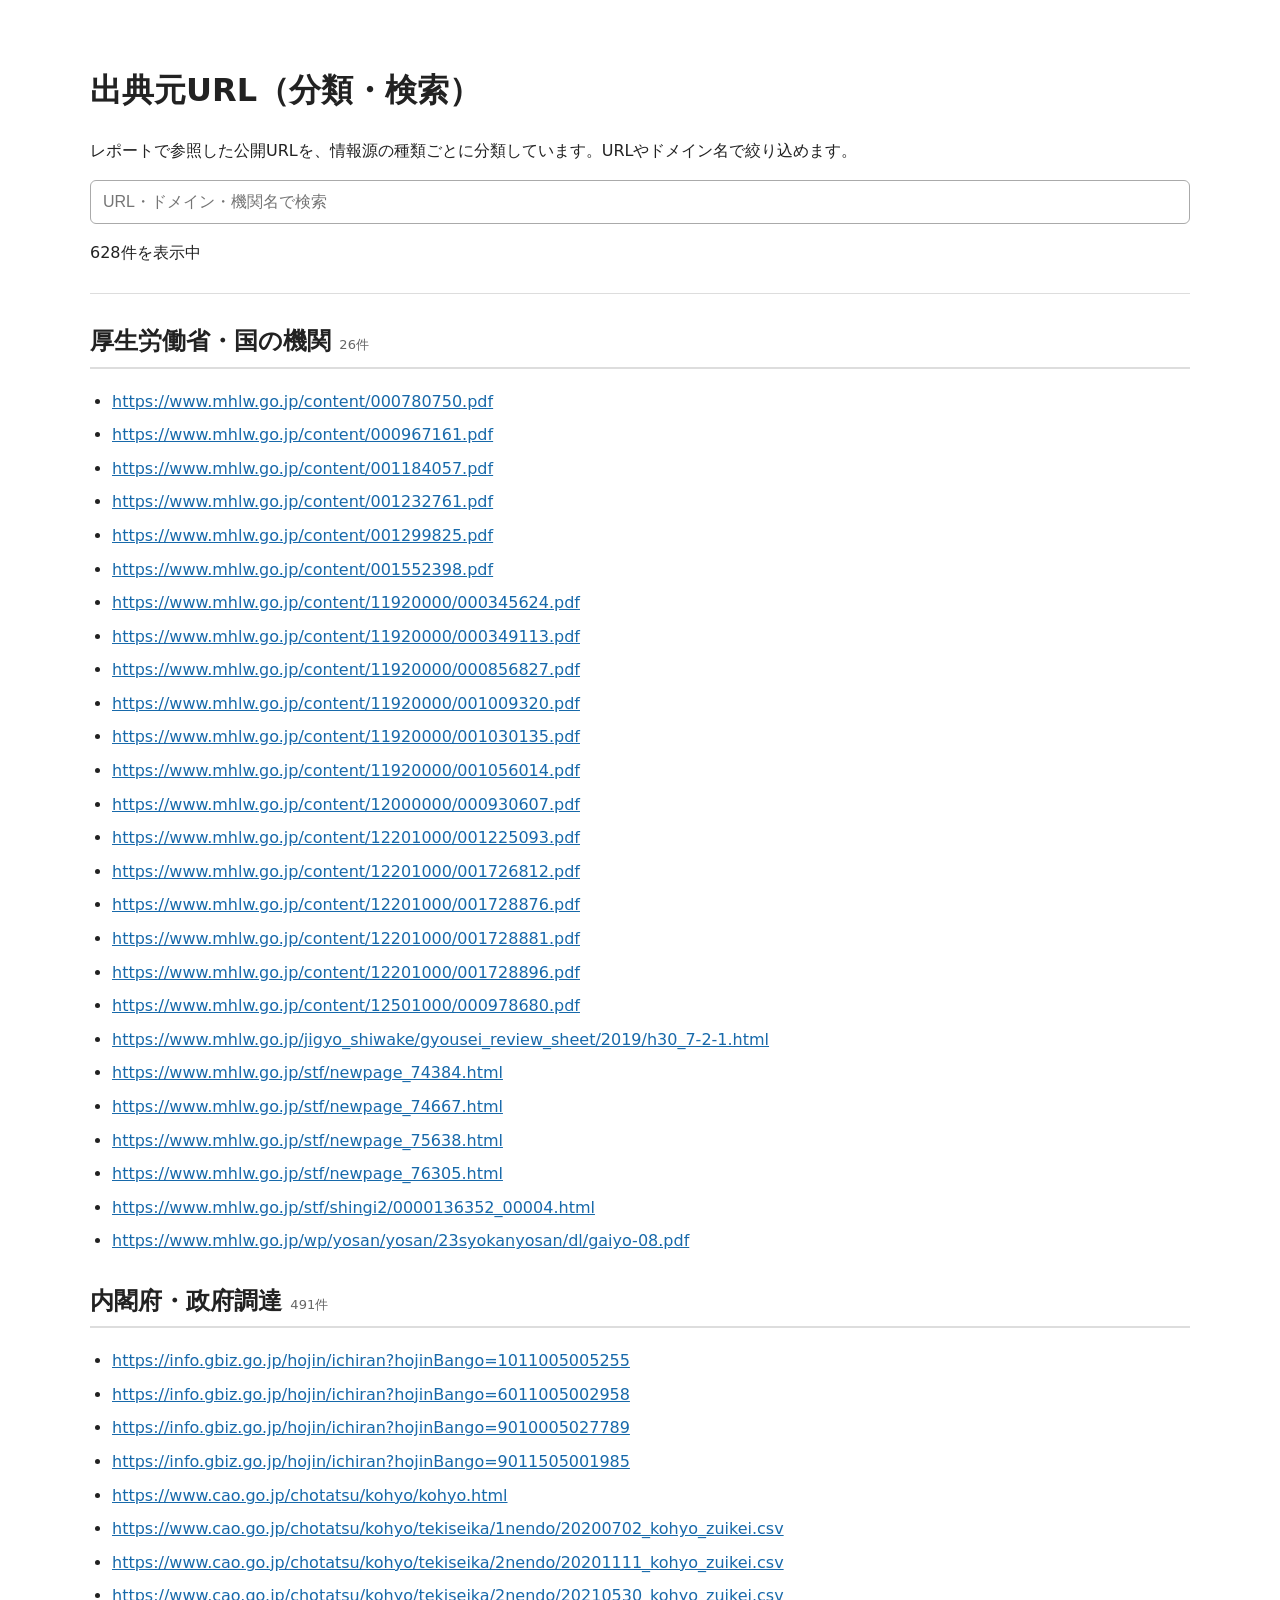
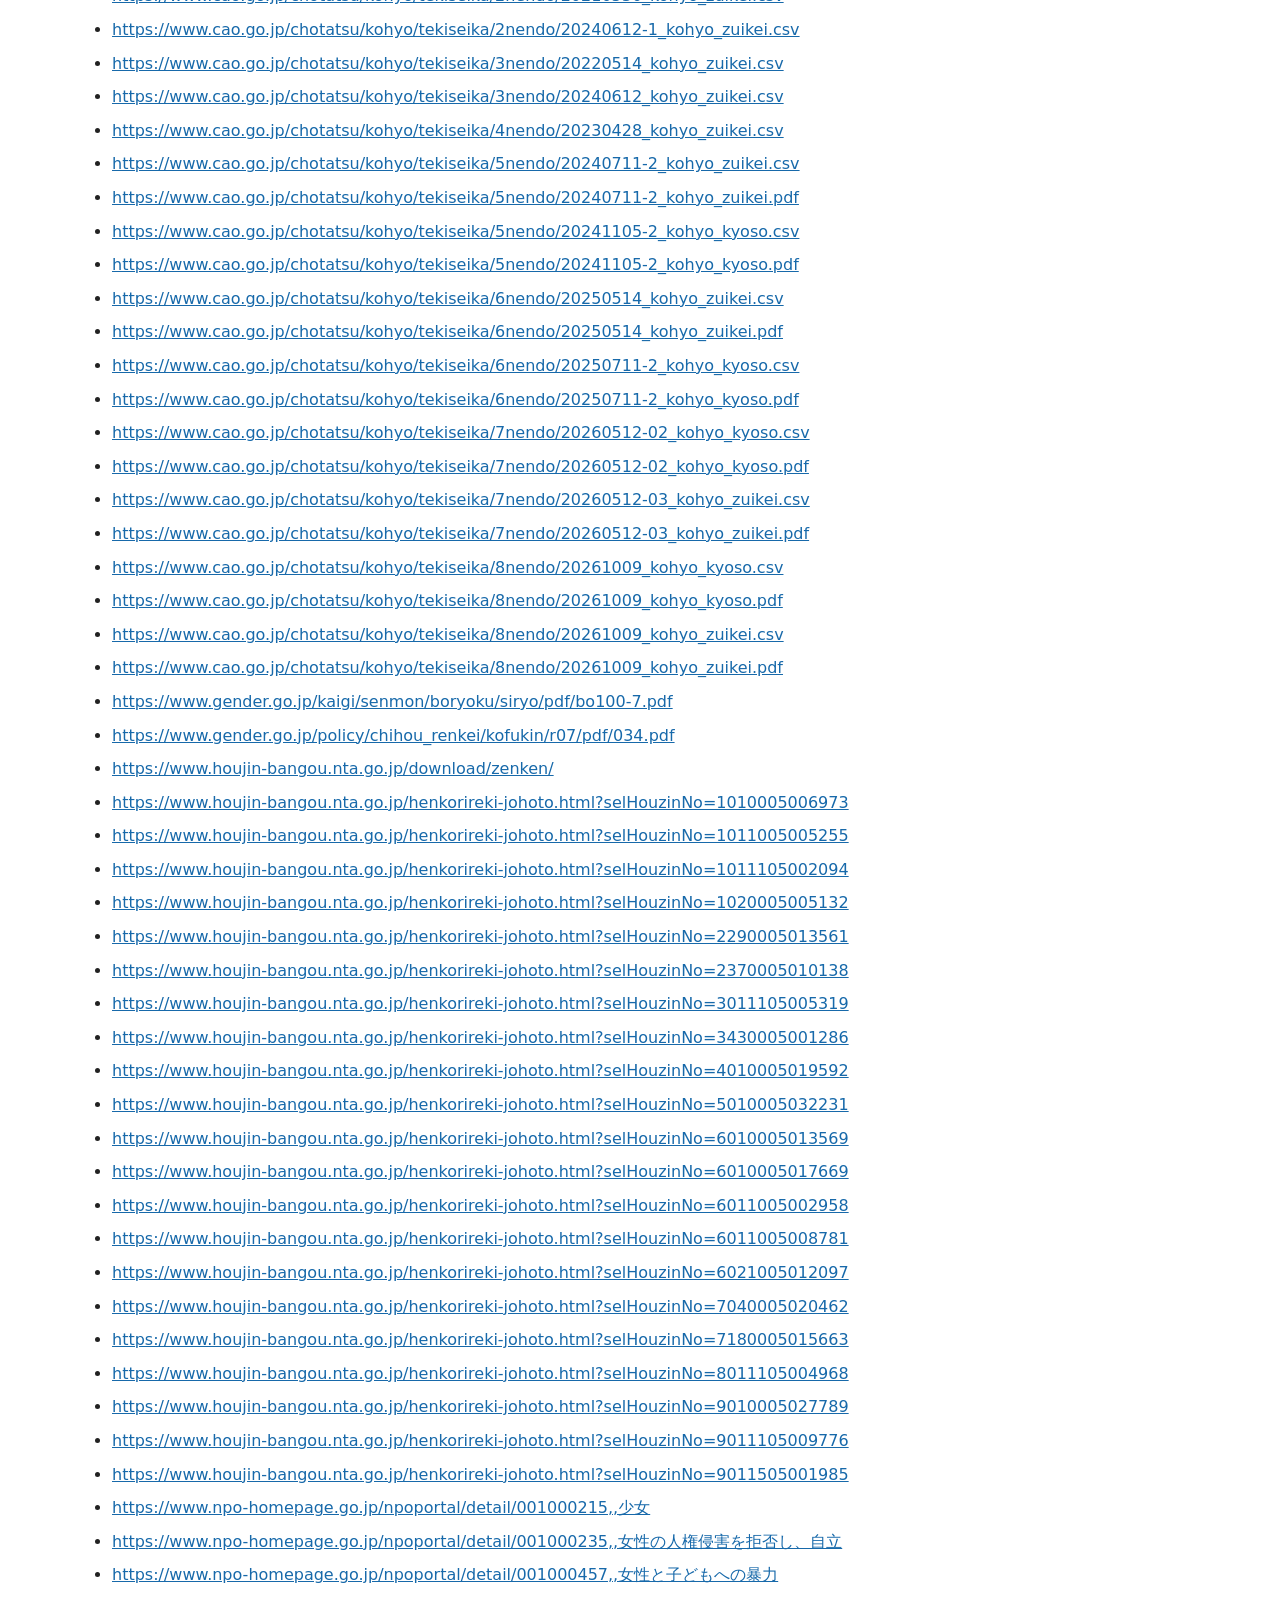
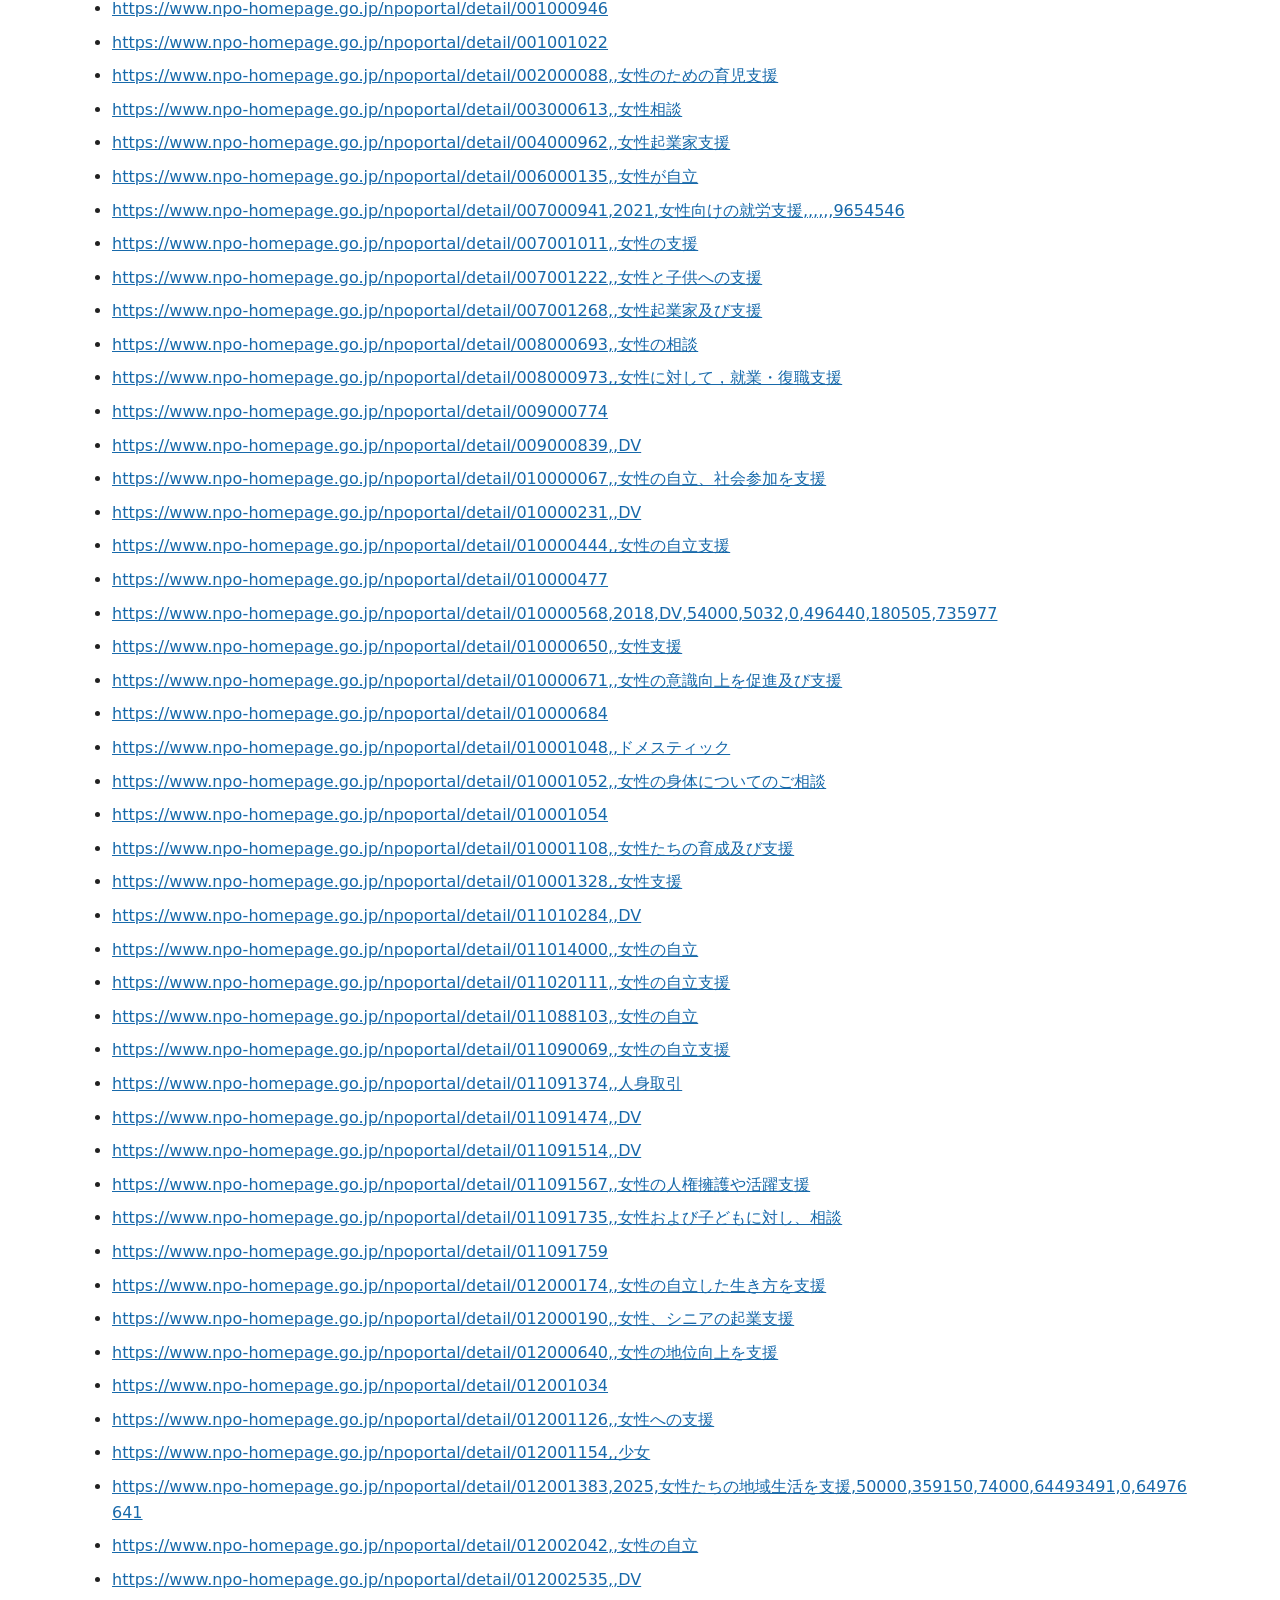
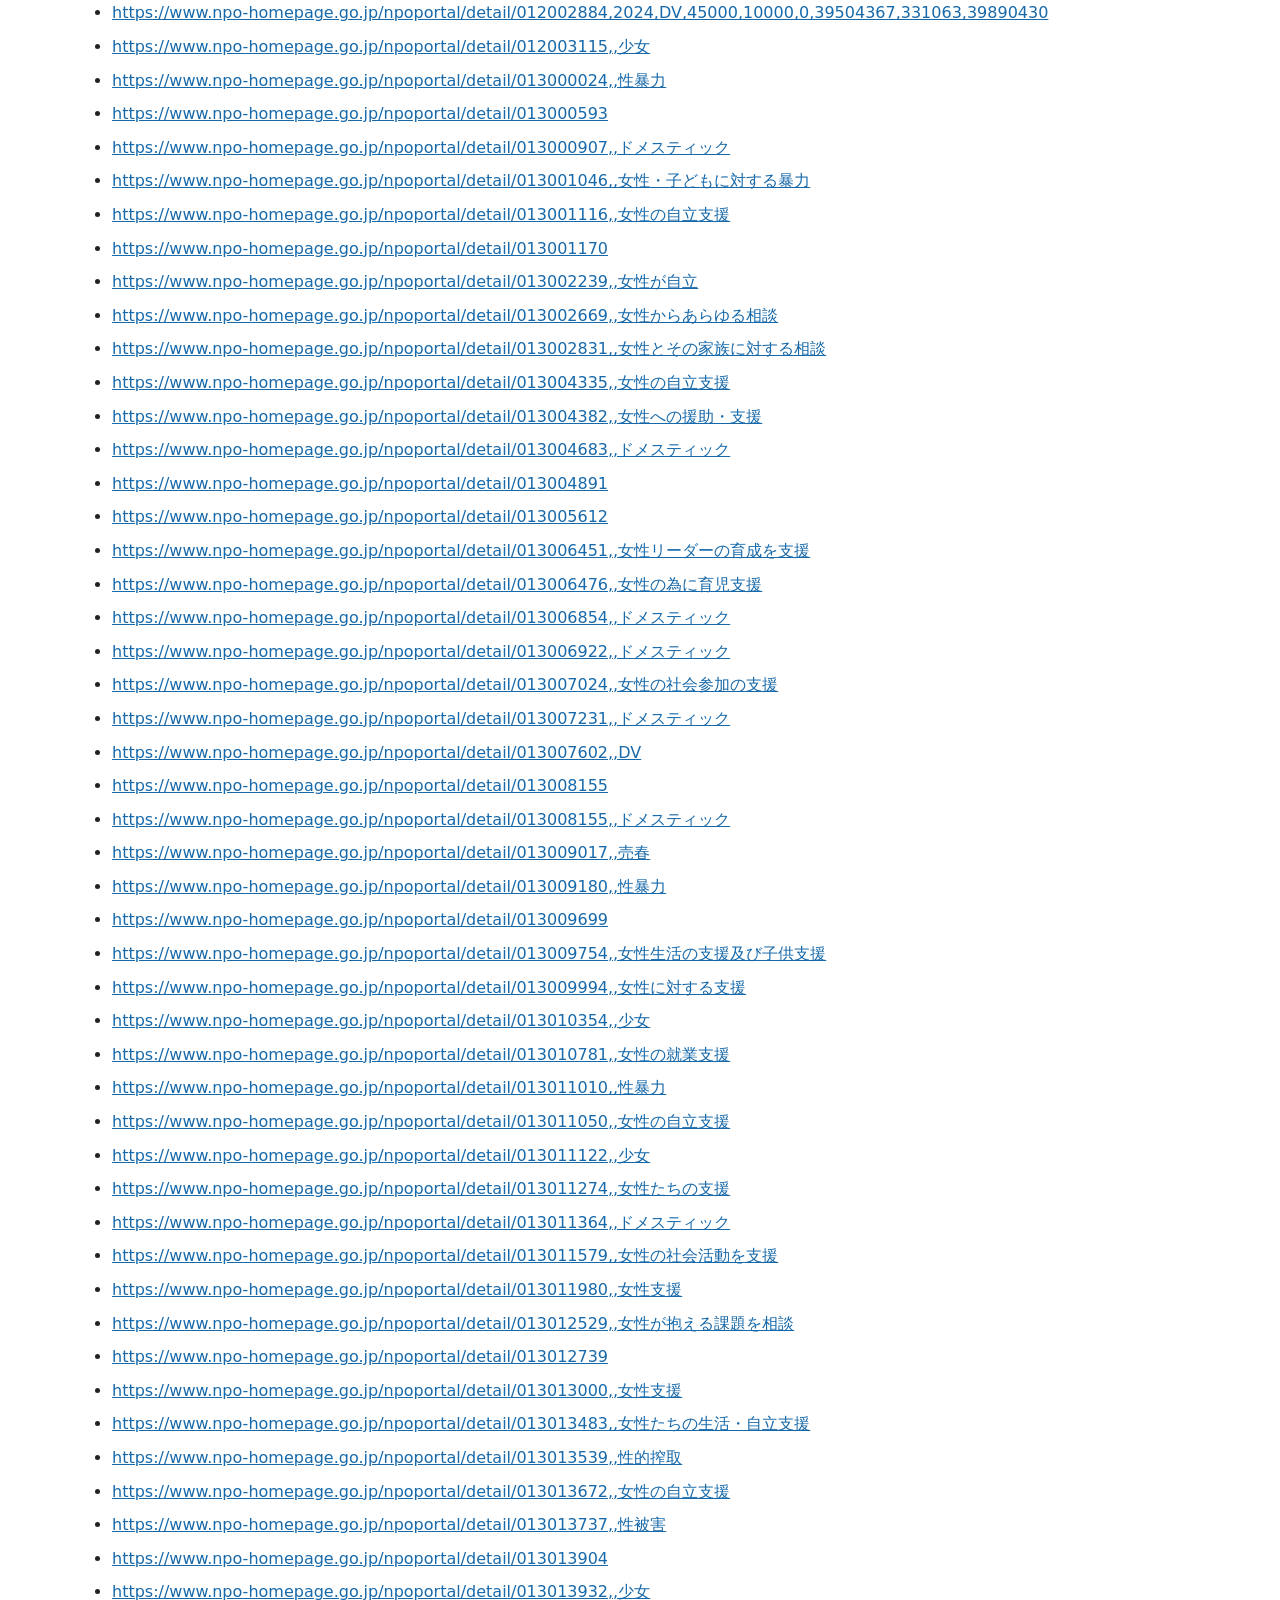
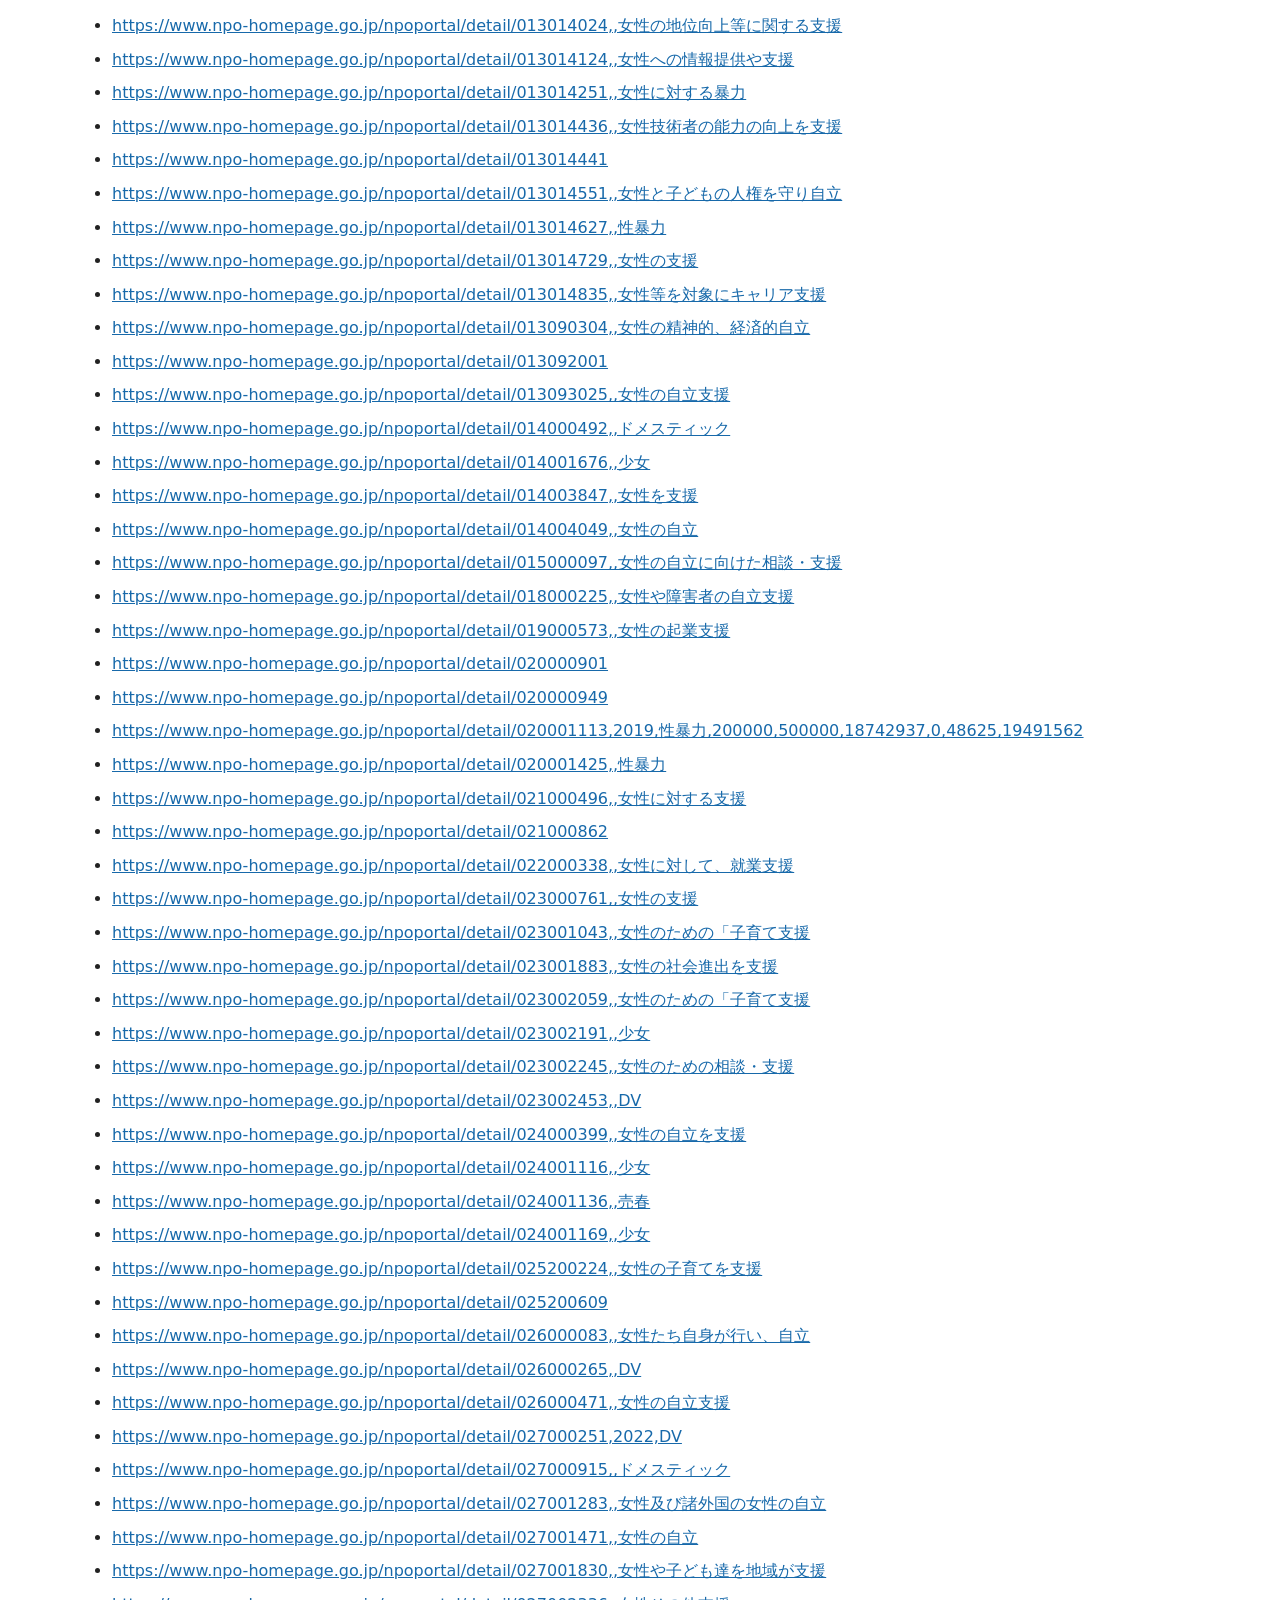
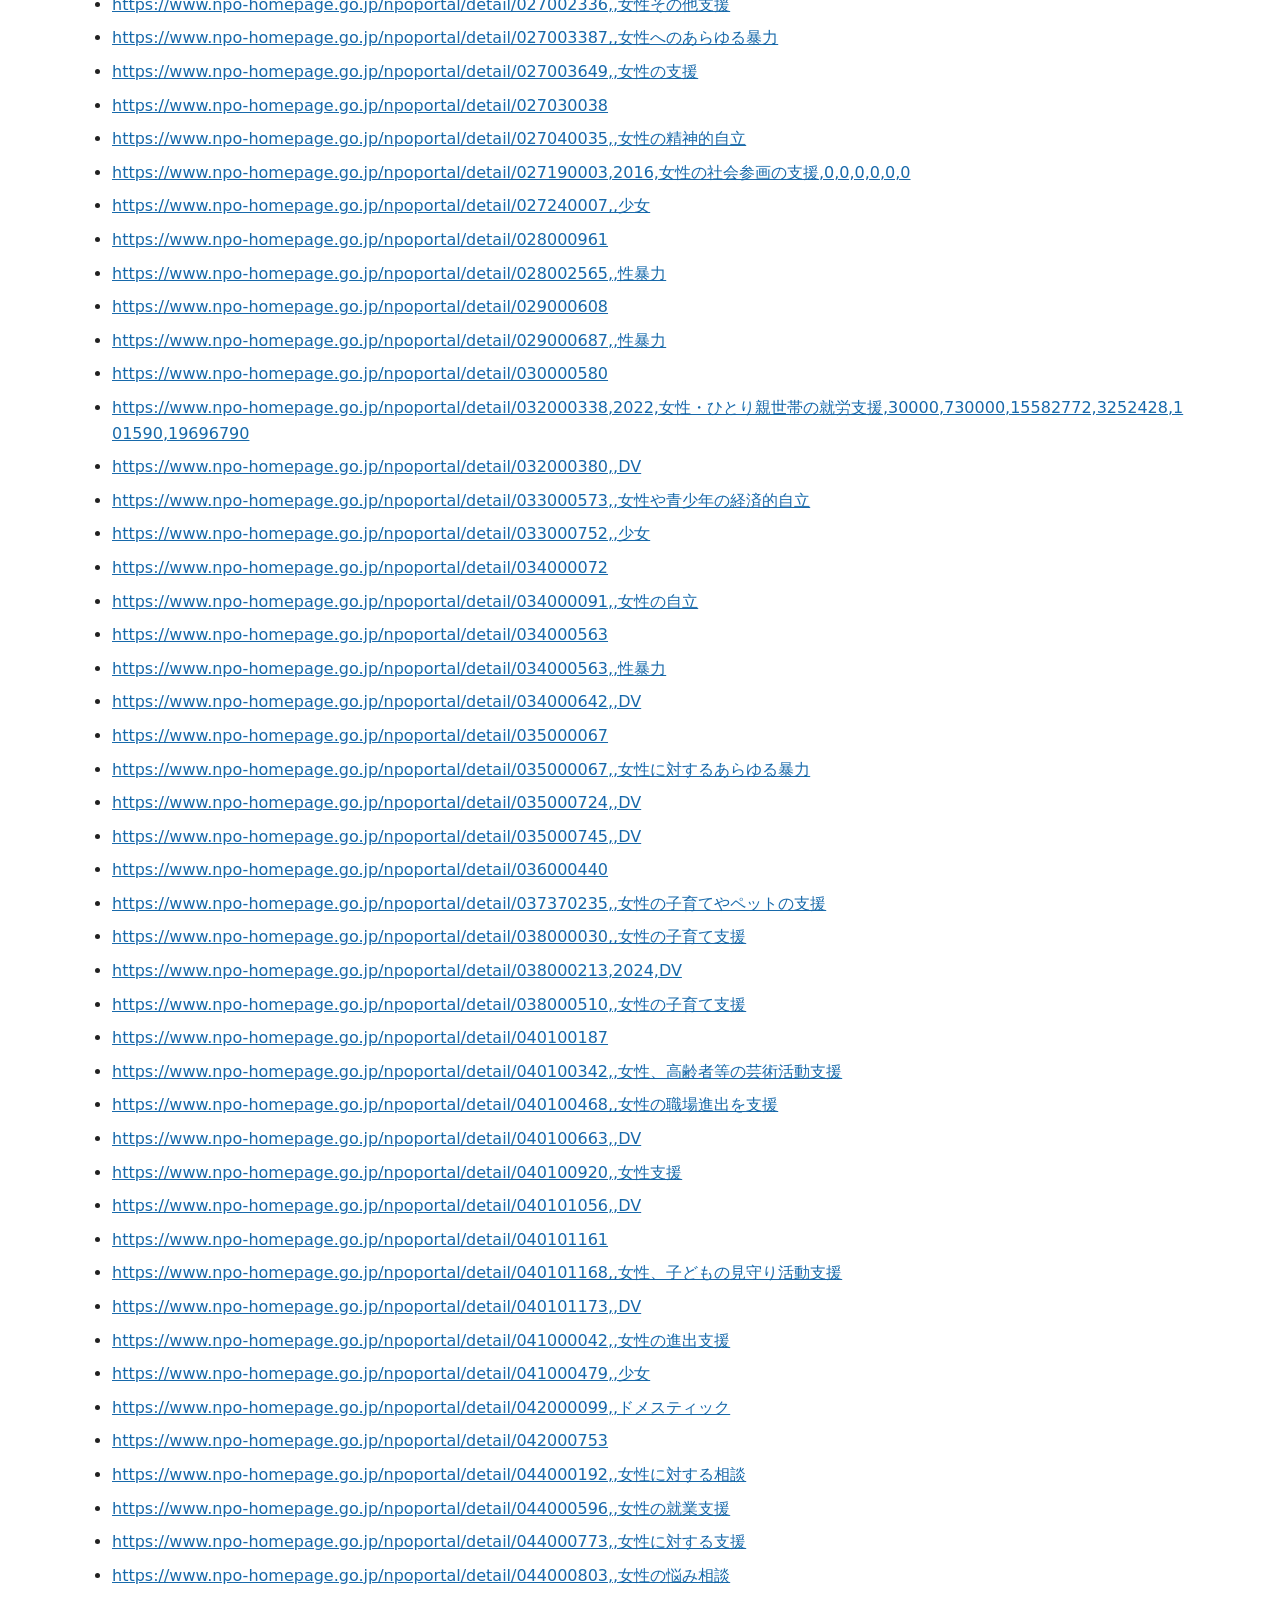
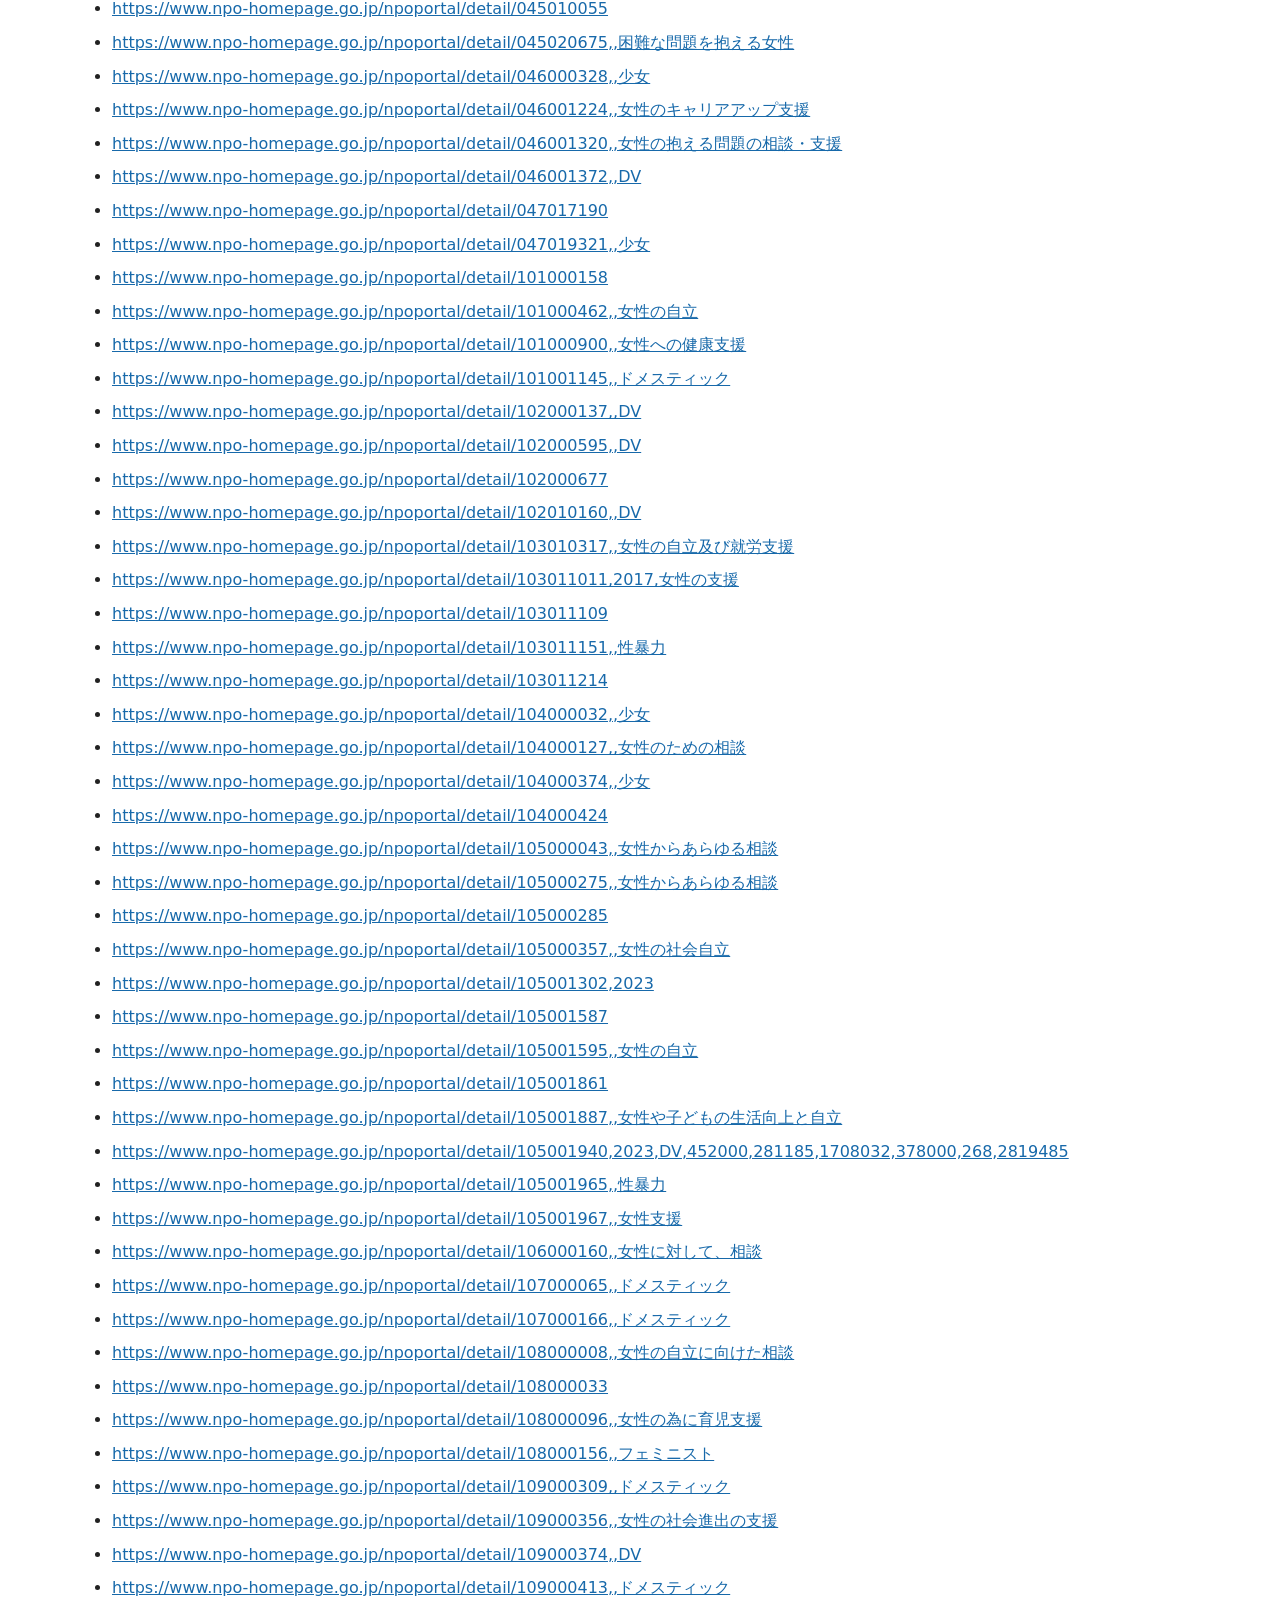
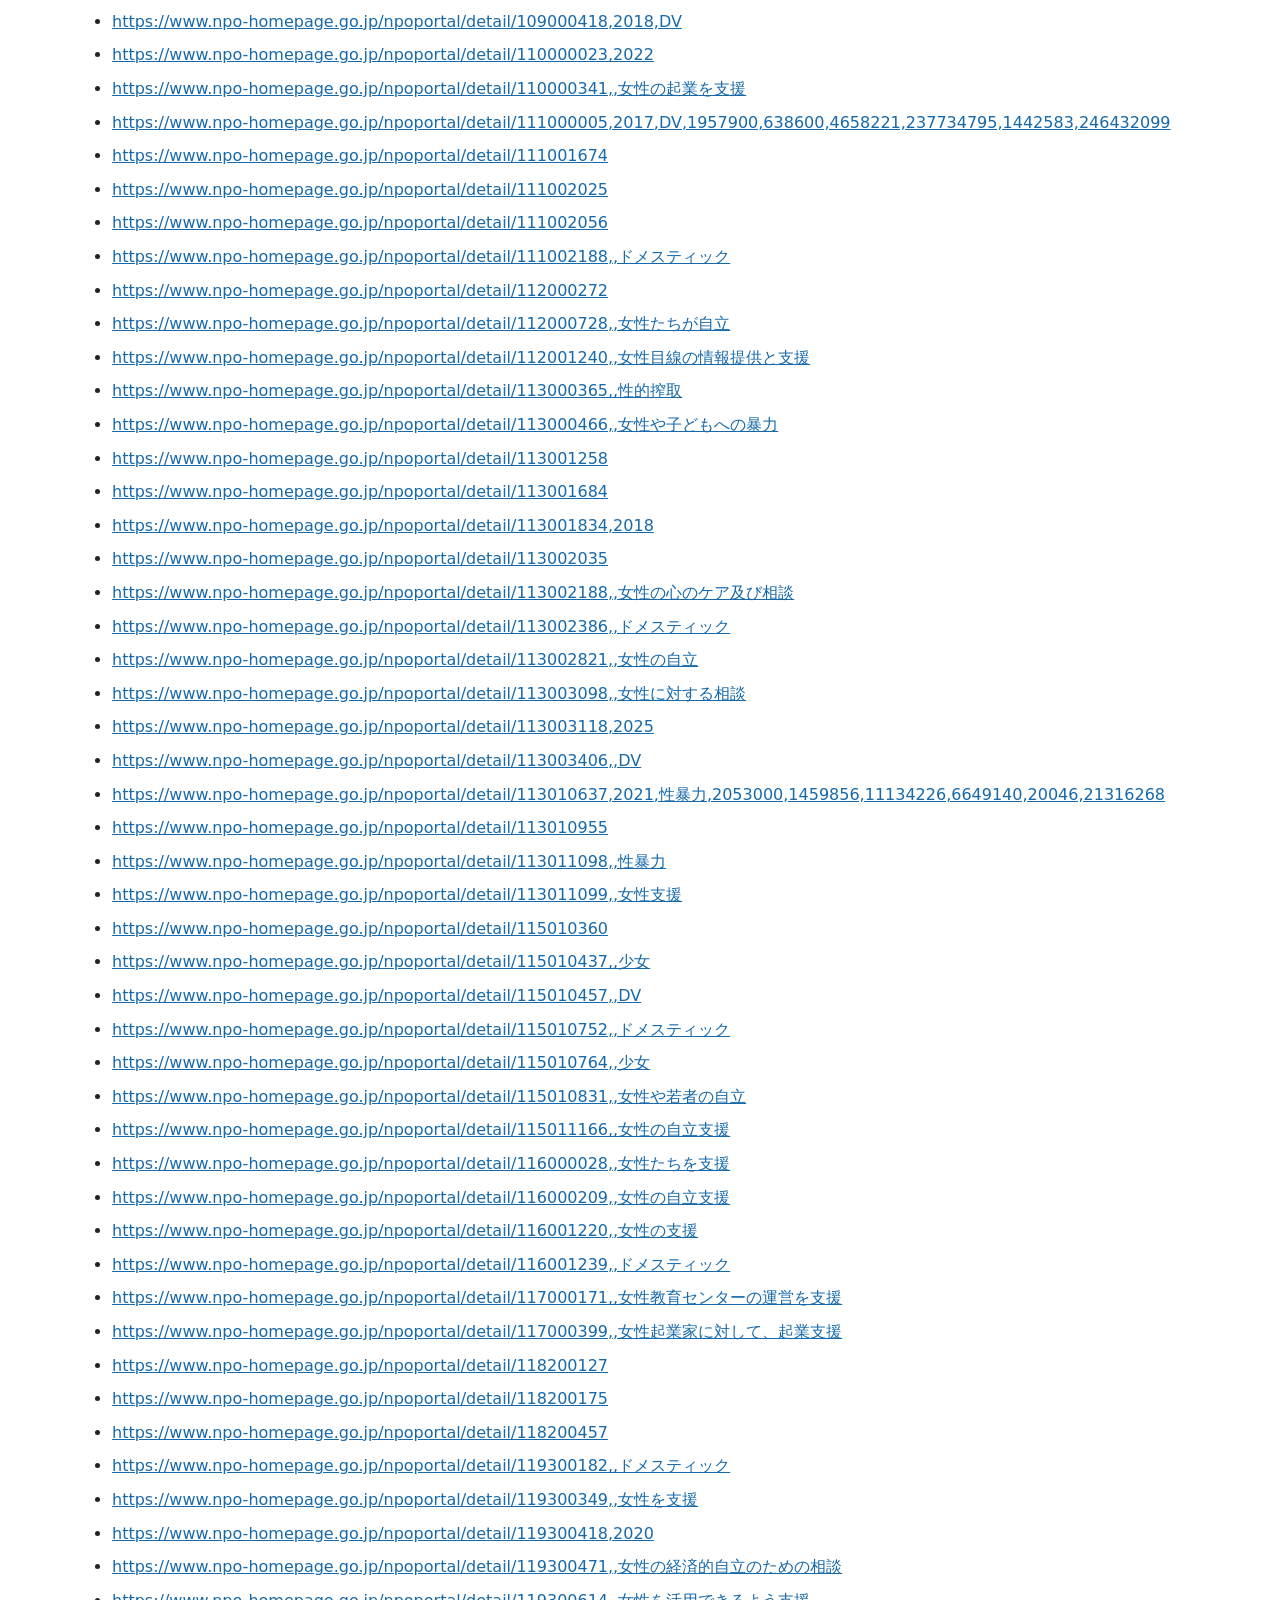
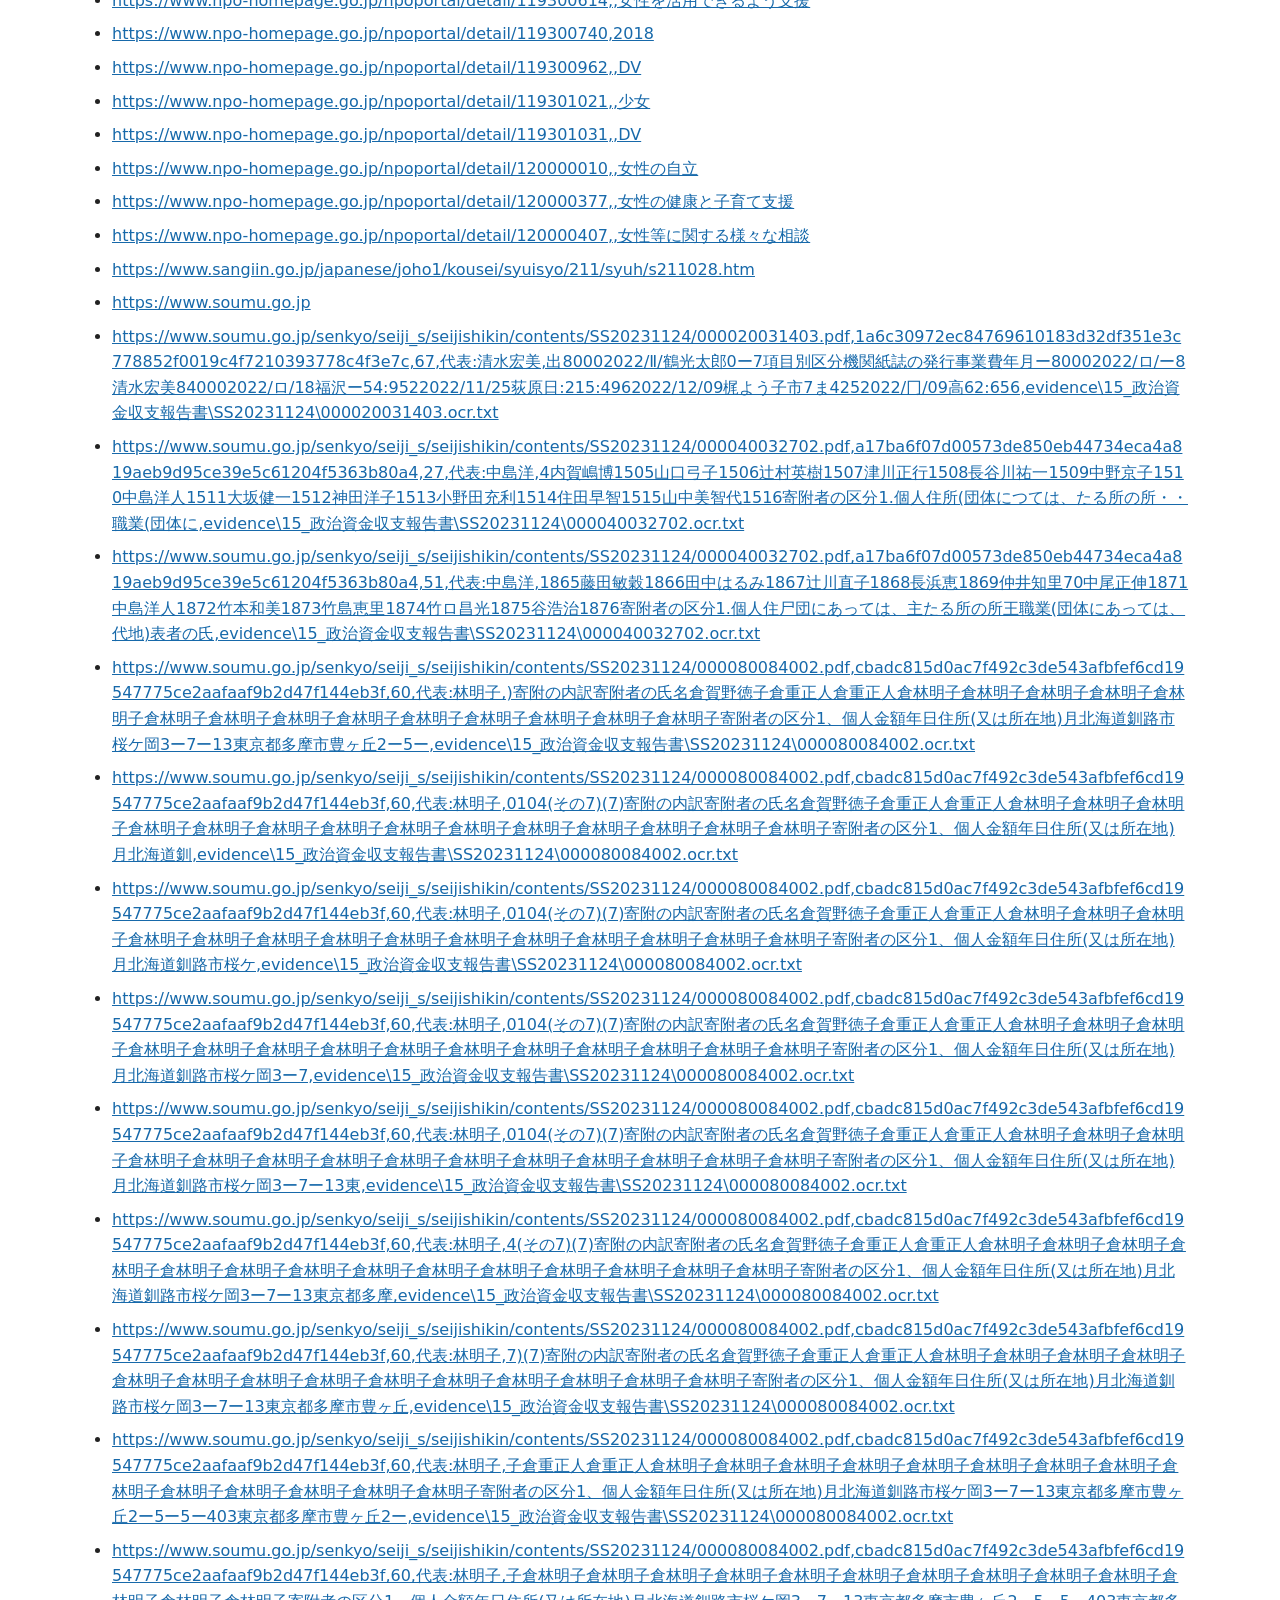
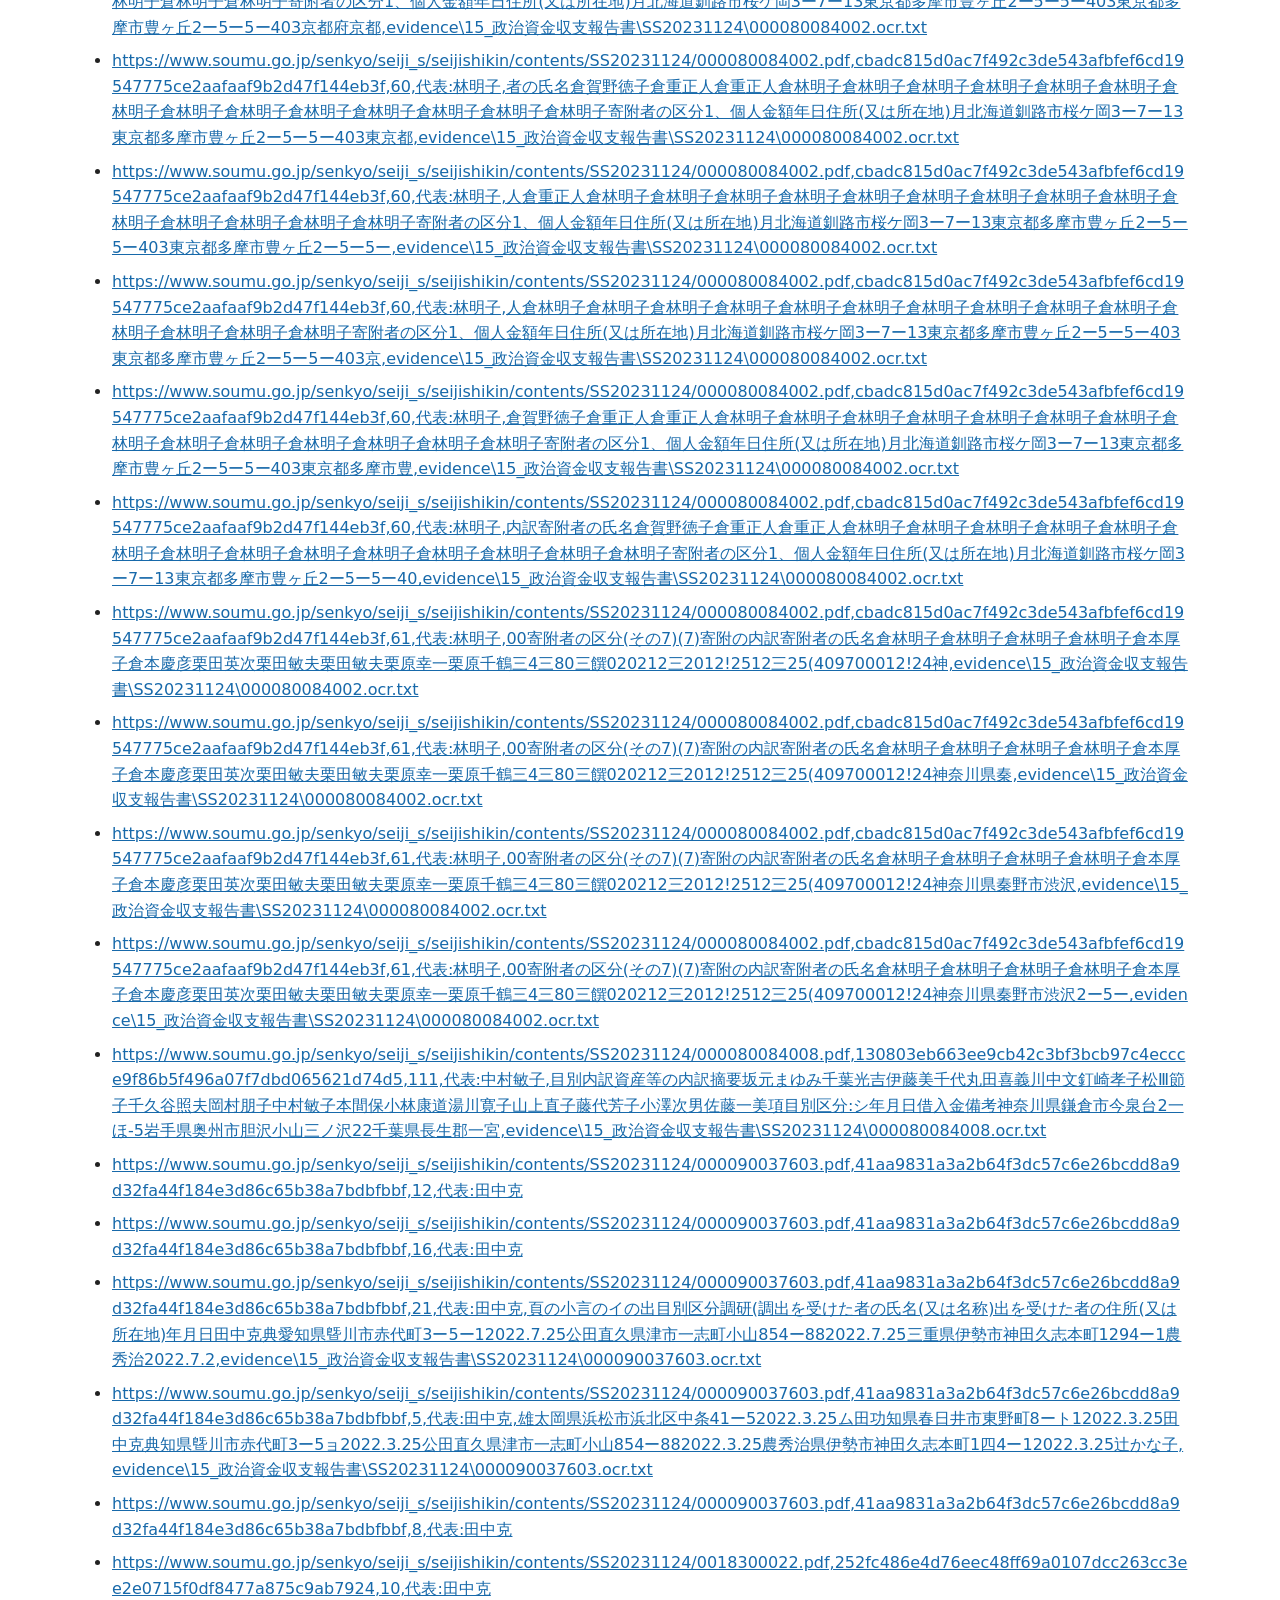
<file: sources.html>
<!doctype html>
<html lang="ja"><head><meta charset="utf-8"><meta name="viewport" content="width=device-width, initial-scale=1"><title>出典元URL - 分類・検索</title>
<style>body{max-width:1100px;margin:32px auto;padding:0 20px;font-family:system-ui,sans-serif;line-height:1.6;color:#222}a{color:#1769aa}header{position:sticky;top:0;background:#fff;padding:12px 0;border-bottom:1px solid #ddd;z-index:2}input{width:100%;box-sizing:border-box;padding:12px;font-size:16px;border:1px solid #aaa;border-radius:6px}.category{margin:28px 0}.category h2{border-bottom:2px solid #ddd;padding-bottom:6px}.count{font-size:13px;font-weight:normal;color:#666}.category ul{padding-left:22px}.category li{margin:8px 0;word-break:break-all}.empty{color:#777}</style></head><body><header><h1>出典元URL（分類・検索）</h1><p>レポートで参照した公開URLを、情報源の種類ごとに分類しています。URLやドメイン名で絞り込めます。</p><input id="q" type="search" placeholder="URL・ドメイン・機関名で検索"><p id="status"></p></header>
<section class="category" data-category="cat0"><h2 id="cat0">厚生労働省・国の機関 <span class="count">26件</span></h2><ul><li><a href="https://www.mhlw.go.jp/content/000780750.pdf" target="_blank" rel="noopener noreferrer">https://www.mhlw.go.jp/content/000780750.pdf</a></li><li><a href="https://www.mhlw.go.jp/content/000967161.pdf" target="_blank" rel="noopener noreferrer">https://www.mhlw.go.jp/content/000967161.pdf</a></li><li><a href="https://www.mhlw.go.jp/content/001184057.pdf" target="_blank" rel="noopener noreferrer">https://www.mhlw.go.jp/content/001184057.pdf</a></li><li><a href="https://www.mhlw.go.jp/content/001232761.pdf" target="_blank" rel="noopener noreferrer">https://www.mhlw.go.jp/content/001232761.pdf</a></li><li><a href="https://www.mhlw.go.jp/content/001299825.pdf" target="_blank" rel="noopener noreferrer">https://www.mhlw.go.jp/content/001299825.pdf</a></li><li><a href="https://www.mhlw.go.jp/content/001552398.pdf" target="_blank" rel="noopener noreferrer">https://www.mhlw.go.jp/content/001552398.pdf</a></li><li><a href="https://www.mhlw.go.jp/content/11920000/000345624.pdf" target="_blank" rel="noopener noreferrer">https://www.mhlw.go.jp/content/11920000/000345624.pdf</a></li><li><a href="https://www.mhlw.go.jp/content/11920000/000349113.pdf" target="_blank" rel="noopener noreferrer">https://www.mhlw.go.jp/content/11920000/000349113.pdf</a></li><li><a href="https://www.mhlw.go.jp/content/11920000/000856827.pdf" target="_blank" rel="noopener noreferrer">https://www.mhlw.go.jp/content/11920000/000856827.pdf</a></li><li><a href="https://www.mhlw.go.jp/content/11920000/001009320.pdf" target="_blank" rel="noopener noreferrer">https://www.mhlw.go.jp/content/11920000/001009320.pdf</a></li><li><a href="https://www.mhlw.go.jp/content/11920000/001030135.pdf" target="_blank" rel="noopener noreferrer">https://www.mhlw.go.jp/content/11920000/001030135.pdf</a></li><li><a href="https://www.mhlw.go.jp/content/11920000/001056014.pdf" target="_blank" rel="noopener noreferrer">https://www.mhlw.go.jp/content/11920000/001056014.pdf</a></li><li><a href="https://www.mhlw.go.jp/content/12000000/000930607.pdf" target="_blank" rel="noopener noreferrer">https://www.mhlw.go.jp/content/12000000/000930607.pdf</a></li><li><a href="https://www.mhlw.go.jp/content/12201000/001225093.pdf" target="_blank" rel="noopener noreferrer">https://www.mhlw.go.jp/content/12201000/001225093.pdf</a></li><li><a href="https://www.mhlw.go.jp/content/12201000/001726812.pdf" target="_blank" rel="noopener noreferrer">https://www.mhlw.go.jp/content/12201000/001726812.pdf</a></li><li><a href="https://www.mhlw.go.jp/content/12201000/001728876.pdf" target="_blank" rel="noopener noreferrer">https://www.mhlw.go.jp/content/12201000/001728876.pdf</a></li><li><a href="https://www.mhlw.go.jp/content/12201000/001728881.pdf" target="_blank" rel="noopener noreferrer">https://www.mhlw.go.jp/content/12201000/001728881.pdf</a></li><li><a href="https://www.mhlw.go.jp/content/12201000/001728896.pdf" target="_blank" rel="noopener noreferrer">https://www.mhlw.go.jp/content/12201000/001728896.pdf</a></li><li><a href="https://www.mhlw.go.jp/content/12501000/000978680.pdf" target="_blank" rel="noopener noreferrer">https://www.mhlw.go.jp/content/12501000/000978680.pdf</a></li><li><a href="https://www.mhlw.go.jp/jigyo_shiwake/gyousei_review_sheet/2019/h30_7-2-1.html" target="_blank" rel="noopener noreferrer">https://www.mhlw.go.jp/jigyo_shiwake/gyousei_review_sheet/2019/h30_7-2-1.html</a></li><li><a href="https://www.mhlw.go.jp/stf/newpage_74384.html" target="_blank" rel="noopener noreferrer">https://www.mhlw.go.jp/stf/newpage_74384.html</a></li><li><a href="https://www.mhlw.go.jp/stf/newpage_74667.html" target="_blank" rel="noopener noreferrer">https://www.mhlw.go.jp/stf/newpage_74667.html</a></li><li><a href="https://www.mhlw.go.jp/stf/newpage_75638.html" target="_blank" rel="noopener noreferrer">https://www.mhlw.go.jp/stf/newpage_75638.html</a></li><li><a href="https://www.mhlw.go.jp/stf/newpage_76305.html" target="_blank" rel="noopener noreferrer">https://www.mhlw.go.jp/stf/newpage_76305.html</a></li><li><a href="https://www.mhlw.go.jp/stf/shingi2/0000136352_00004.html" target="_blank" rel="noopener noreferrer">https://www.mhlw.go.jp/stf/shingi2/0000136352_00004.html</a></li><li><a href="https://www.mhlw.go.jp/wp/yosan/yosan/23syokanyosan/dl/gaiyo-08.pdf" target="_blank" rel="noopener noreferrer">https://www.mhlw.go.jp/wp/yosan/yosan/23syokanyosan/dl/gaiyo-08.pdf</a></li></ul></section><section class="category" data-category="cat1"><h2 id="cat1">内閣府・政府調達 <span class="count">491件</span></h2><ul><li><a href="https://info.gbiz.go.jp/hojin/ichiran?hojinBango=1011005005255" target="_blank" rel="noopener noreferrer">https://info.gbiz.go.jp/hojin/ichiran?hojinBango=1011005005255</a></li><li><a href="https://info.gbiz.go.jp/hojin/ichiran?hojinBango=6011005002958" target="_blank" rel="noopener noreferrer">https://info.gbiz.go.jp/hojin/ichiran?hojinBango=6011005002958</a></li><li><a href="https://info.gbiz.go.jp/hojin/ichiran?hojinBango=9010005027789" target="_blank" rel="noopener noreferrer">https://info.gbiz.go.jp/hojin/ichiran?hojinBango=9010005027789</a></li><li><a href="https://info.gbiz.go.jp/hojin/ichiran?hojinBango=9011505001985" target="_blank" rel="noopener noreferrer">https://info.gbiz.go.jp/hojin/ichiran?hojinBango=9011505001985</a></li><li><a href="https://www.cao.go.jp/chotatsu/kohyo/kohyo.html" target="_blank" rel="noopener noreferrer">https://www.cao.go.jp/chotatsu/kohyo/kohyo.html</a></li><li><a href="https://www.cao.go.jp/chotatsu/kohyo/tekiseika/1nendo/20200702_kohyo_zuikei.csv" target="_blank" rel="noopener noreferrer">https://www.cao.go.jp/chotatsu/kohyo/tekiseika/1nendo/20200702_kohyo_zuikei.csv</a></li><li><a href="https://www.cao.go.jp/chotatsu/kohyo/tekiseika/2nendo/20201111_kohyo_zuikei.csv" target="_blank" rel="noopener noreferrer">https://www.cao.go.jp/chotatsu/kohyo/tekiseika/2nendo/20201111_kohyo_zuikei.csv</a></li><li><a href="https://www.cao.go.jp/chotatsu/kohyo/tekiseika/2nendo/20210530_kohyo_zuikei.csv" target="_blank" rel="noopener noreferrer">https://www.cao.go.jp/chotatsu/kohyo/tekiseika/2nendo/20210530_kohyo_zuikei.csv</a></li><li><a href="https://www.cao.go.jp/chotatsu/kohyo/tekiseika/2nendo/20240612-1_kohyo_zuikei.csv" target="_blank" rel="noopener noreferrer">https://www.cao.go.jp/chotatsu/kohyo/tekiseika/2nendo/20240612-1_kohyo_zuikei.csv</a></li><li><a href="https://www.cao.go.jp/chotatsu/kohyo/tekiseika/3nendo/20220514_kohyo_zuikei.csv" target="_blank" rel="noopener noreferrer">https://www.cao.go.jp/chotatsu/kohyo/tekiseika/3nendo/20220514_kohyo_zuikei.csv</a></li><li><a href="https://www.cao.go.jp/chotatsu/kohyo/tekiseika/3nendo/20240612_kohyo_zuikei.csv" target="_blank" rel="noopener noreferrer">https://www.cao.go.jp/chotatsu/kohyo/tekiseika/3nendo/20240612_kohyo_zuikei.csv</a></li><li><a href="https://www.cao.go.jp/chotatsu/kohyo/tekiseika/4nendo/20230428_kohyo_zuikei.csv" target="_blank" rel="noopener noreferrer">https://www.cao.go.jp/chotatsu/kohyo/tekiseika/4nendo/20230428_kohyo_zuikei.csv</a></li><li><a href="https://www.cao.go.jp/chotatsu/kohyo/tekiseika/5nendo/20240711-2_kohyo_zuikei.csv" target="_blank" rel="noopener noreferrer">https://www.cao.go.jp/chotatsu/kohyo/tekiseika/5nendo/20240711-2_kohyo_zuikei.csv</a></li><li><a href="https://www.cao.go.jp/chotatsu/kohyo/tekiseika/5nendo/20240711-2_kohyo_zuikei.pdf" target="_blank" rel="noopener noreferrer">https://www.cao.go.jp/chotatsu/kohyo/tekiseika/5nendo/20240711-2_kohyo_zuikei.pdf</a></li><li><a href="https://www.cao.go.jp/chotatsu/kohyo/tekiseika/5nendo/20241105-2_kohyo_kyoso.csv" target="_blank" rel="noopener noreferrer">https://www.cao.go.jp/chotatsu/kohyo/tekiseika/5nendo/20241105-2_kohyo_kyoso.csv</a></li><li><a href="https://www.cao.go.jp/chotatsu/kohyo/tekiseika/5nendo/20241105-2_kohyo_kyoso.pdf" target="_blank" rel="noopener noreferrer">https://www.cao.go.jp/chotatsu/kohyo/tekiseika/5nendo/20241105-2_kohyo_kyoso.pdf</a></li><li><a href="https://www.cao.go.jp/chotatsu/kohyo/tekiseika/6nendo/20250514_kohyo_zuikei.csv" target="_blank" rel="noopener noreferrer">https://www.cao.go.jp/chotatsu/kohyo/tekiseika/6nendo/20250514_kohyo_zuikei.csv</a></li><li><a href="https://www.cao.go.jp/chotatsu/kohyo/tekiseika/6nendo/20250514_kohyo_zuikei.pdf" target="_blank" rel="noopener noreferrer">https://www.cao.go.jp/chotatsu/kohyo/tekiseika/6nendo/20250514_kohyo_zuikei.pdf</a></li><li><a href="https://www.cao.go.jp/chotatsu/kohyo/tekiseika/6nendo/20250711-2_kohyo_kyoso.csv" target="_blank" rel="noopener noreferrer">https://www.cao.go.jp/chotatsu/kohyo/tekiseika/6nendo/20250711-2_kohyo_kyoso.csv</a></li><li><a href="https://www.cao.go.jp/chotatsu/kohyo/tekiseika/6nendo/20250711-2_kohyo_kyoso.pdf" target="_blank" rel="noopener noreferrer">https://www.cao.go.jp/chotatsu/kohyo/tekiseika/6nendo/20250711-2_kohyo_kyoso.pdf</a></li><li><a href="https://www.cao.go.jp/chotatsu/kohyo/tekiseika/7nendo/20260512-02_kohyo_kyoso.csv" target="_blank" rel="noopener noreferrer">https://www.cao.go.jp/chotatsu/kohyo/tekiseika/7nendo/20260512-02_kohyo_kyoso.csv</a></li><li><a href="https://www.cao.go.jp/chotatsu/kohyo/tekiseika/7nendo/20260512-02_kohyo_kyoso.pdf" target="_blank" rel="noopener noreferrer">https://www.cao.go.jp/chotatsu/kohyo/tekiseika/7nendo/20260512-02_kohyo_kyoso.pdf</a></li><li><a href="https://www.cao.go.jp/chotatsu/kohyo/tekiseika/7nendo/20260512-03_kohyo_zuikei.csv" target="_blank" rel="noopener noreferrer">https://www.cao.go.jp/chotatsu/kohyo/tekiseika/7nendo/20260512-03_kohyo_zuikei.csv</a></li><li><a href="https://www.cao.go.jp/chotatsu/kohyo/tekiseika/7nendo/20260512-03_kohyo_zuikei.pdf" target="_blank" rel="noopener noreferrer">https://www.cao.go.jp/chotatsu/kohyo/tekiseika/7nendo/20260512-03_kohyo_zuikei.pdf</a></li><li><a href="https://www.cao.go.jp/chotatsu/kohyo/tekiseika/8nendo/20261009_kohyo_kyoso.csv" target="_blank" rel="noopener noreferrer">https://www.cao.go.jp/chotatsu/kohyo/tekiseika/8nendo/20261009_kohyo_kyoso.csv</a></li><li><a href="https://www.cao.go.jp/chotatsu/kohyo/tekiseika/8nendo/20261009_kohyo_kyoso.pdf" target="_blank" rel="noopener noreferrer">https://www.cao.go.jp/chotatsu/kohyo/tekiseika/8nendo/20261009_kohyo_kyoso.pdf</a></li><li><a href="https://www.cao.go.jp/chotatsu/kohyo/tekiseika/8nendo/20261009_kohyo_zuikei.csv" target="_blank" rel="noopener noreferrer">https://www.cao.go.jp/chotatsu/kohyo/tekiseika/8nendo/20261009_kohyo_zuikei.csv</a></li><li><a href="https://www.cao.go.jp/chotatsu/kohyo/tekiseika/8nendo/20261009_kohyo_zuikei.pdf" target="_blank" rel="noopener noreferrer">https://www.cao.go.jp/chotatsu/kohyo/tekiseika/8nendo/20261009_kohyo_zuikei.pdf</a></li><li><a href="https://www.gender.go.jp/kaigi/senmon/boryoku/siryo/pdf/bo100-7.pdf" target="_blank" rel="noopener noreferrer">https://www.gender.go.jp/kaigi/senmon/boryoku/siryo/pdf/bo100-7.pdf</a></li><li><a href="https://www.gender.go.jp/policy/chihou_renkei/kofukin/r07/pdf/034.pdf" target="_blank" rel="noopener noreferrer">https://www.gender.go.jp/policy/chihou_renkei/kofukin/r07/pdf/034.pdf</a></li><li><a href="https://www.houjin-bangou.nta.go.jp/download/zenken/" target="_blank" rel="noopener noreferrer">https://www.houjin-bangou.nta.go.jp/download/zenken/</a></li><li><a href="https://www.houjin-bangou.nta.go.jp/henkorireki-johoto.html?selHouzinNo=1010005006973" target="_blank" rel="noopener noreferrer">https://www.houjin-bangou.nta.go.jp/henkorireki-johoto.html?selHouzinNo=1010005006973</a></li><li><a href="https://www.houjin-bangou.nta.go.jp/henkorireki-johoto.html?selHouzinNo=1011005005255" target="_blank" rel="noopener noreferrer">https://www.houjin-bangou.nta.go.jp/henkorireki-johoto.html?selHouzinNo=1011005005255</a></li><li><a href="https://www.houjin-bangou.nta.go.jp/henkorireki-johoto.html?selHouzinNo=1011105002094" target="_blank" rel="noopener noreferrer">https://www.houjin-bangou.nta.go.jp/henkorireki-johoto.html?selHouzinNo=1011105002094</a></li><li><a href="https://www.houjin-bangou.nta.go.jp/henkorireki-johoto.html?selHouzinNo=1020005005132" target="_blank" rel="noopener noreferrer">https://www.houjin-bangou.nta.go.jp/henkorireki-johoto.html?selHouzinNo=1020005005132</a></li><li><a href="https://www.houjin-bangou.nta.go.jp/henkorireki-johoto.html?selHouzinNo=2290005013561" target="_blank" rel="noopener noreferrer">https://www.houjin-bangou.nta.go.jp/henkorireki-johoto.html?selHouzinNo=2290005013561</a></li><li><a href="https://www.houjin-bangou.nta.go.jp/henkorireki-johoto.html?selHouzinNo=2370005010138" target="_blank" rel="noopener noreferrer">https://www.houjin-bangou.nta.go.jp/henkorireki-johoto.html?selHouzinNo=2370005010138</a></li><li><a href="https://www.houjin-bangou.nta.go.jp/henkorireki-johoto.html?selHouzinNo=3011105005319" target="_blank" rel="noopener noreferrer">https://www.houjin-bangou.nta.go.jp/henkorireki-johoto.html?selHouzinNo=3011105005319</a></li><li><a href="https://www.houjin-bangou.nta.go.jp/henkorireki-johoto.html?selHouzinNo=3430005001286" target="_blank" rel="noopener noreferrer">https://www.houjin-bangou.nta.go.jp/henkorireki-johoto.html?selHouzinNo=3430005001286</a></li><li><a href="https://www.houjin-bangou.nta.go.jp/henkorireki-johoto.html?selHouzinNo=4010005019592" target="_blank" rel="noopener noreferrer">https://www.houjin-bangou.nta.go.jp/henkorireki-johoto.html?selHouzinNo=4010005019592</a></li><li><a href="https://www.houjin-bangou.nta.go.jp/henkorireki-johoto.html?selHouzinNo=5010005032231" target="_blank" rel="noopener noreferrer">https://www.houjin-bangou.nta.go.jp/henkorireki-johoto.html?selHouzinNo=5010005032231</a></li><li><a href="https://www.houjin-bangou.nta.go.jp/henkorireki-johoto.html?selHouzinNo=6010005013569" target="_blank" rel="noopener noreferrer">https://www.houjin-bangou.nta.go.jp/henkorireki-johoto.html?selHouzinNo=6010005013569</a></li><li><a href="https://www.houjin-bangou.nta.go.jp/henkorireki-johoto.html?selHouzinNo=6010005017669" target="_blank" rel="noopener noreferrer">https://www.houjin-bangou.nta.go.jp/henkorireki-johoto.html?selHouzinNo=6010005017669</a></li><li><a href="https://www.houjin-bangou.nta.go.jp/henkorireki-johoto.html?selHouzinNo=6011005002958" target="_blank" rel="noopener noreferrer">https://www.houjin-bangou.nta.go.jp/henkorireki-johoto.html?selHouzinNo=6011005002958</a></li><li><a href="https://www.houjin-bangou.nta.go.jp/henkorireki-johoto.html?selHouzinNo=6011005008781" target="_blank" rel="noopener noreferrer">https://www.houjin-bangou.nta.go.jp/henkorireki-johoto.html?selHouzinNo=6011005008781</a></li><li><a href="https://www.houjin-bangou.nta.go.jp/henkorireki-johoto.html?selHouzinNo=6021005012097" target="_blank" rel="noopener noreferrer">https://www.houjin-bangou.nta.go.jp/henkorireki-johoto.html?selHouzinNo=6021005012097</a></li><li><a href="https://www.houjin-bangou.nta.go.jp/henkorireki-johoto.html?selHouzinNo=7040005020462" target="_blank" rel="noopener noreferrer">https://www.houjin-bangou.nta.go.jp/henkorireki-johoto.html?selHouzinNo=7040005020462</a></li><li><a href="https://www.houjin-bangou.nta.go.jp/henkorireki-johoto.html?selHouzinNo=7180005015663" target="_blank" rel="noopener noreferrer">https://www.houjin-bangou.nta.go.jp/henkorireki-johoto.html?selHouzinNo=7180005015663</a></li><li><a href="https://www.houjin-bangou.nta.go.jp/henkorireki-johoto.html?selHouzinNo=8011105004968" target="_blank" rel="noopener noreferrer">https://www.houjin-bangou.nta.go.jp/henkorireki-johoto.html?selHouzinNo=8011105004968</a></li><li><a href="https://www.houjin-bangou.nta.go.jp/henkorireki-johoto.html?selHouzinNo=9010005027789" target="_blank" rel="noopener noreferrer">https://www.houjin-bangou.nta.go.jp/henkorireki-johoto.html?selHouzinNo=9010005027789</a></li><li><a href="https://www.houjin-bangou.nta.go.jp/henkorireki-johoto.html?selHouzinNo=9011105009776" target="_blank" rel="noopener noreferrer">https://www.houjin-bangou.nta.go.jp/henkorireki-johoto.html?selHouzinNo=9011105009776</a></li><li><a href="https://www.houjin-bangou.nta.go.jp/henkorireki-johoto.html?selHouzinNo=9011505001985" target="_blank" rel="noopener noreferrer">https://www.houjin-bangou.nta.go.jp/henkorireki-johoto.html?selHouzinNo=9011505001985</a></li><li><a href="https://www.npo-homepage.go.jp/npoportal/detail/001000215,,少女" target="_blank" rel="noopener noreferrer">https://www.npo-homepage.go.jp/npoportal/detail/001000215,,少女</a></li><li><a href="https://www.npo-homepage.go.jp/npoportal/detail/001000235,,女性の人権侵害を拒否し、自立" target="_blank" rel="noopener noreferrer">https://www.npo-homepage.go.jp/npoportal/detail/001000235,,女性の人権侵害を拒否し、自立</a></li><li><a href="https://www.npo-homepage.go.jp/npoportal/detail/001000457,,女性と子どもへの暴力" target="_blank" rel="noopener noreferrer">https://www.npo-homepage.go.jp/npoportal/detail/001000457,,女性と子どもへの暴力</a></li><li><a href="https://www.npo-homepage.go.jp/npoportal/detail/001000946" target="_blank" rel="noopener noreferrer">https://www.npo-homepage.go.jp/npoportal/detail/001000946</a></li><li><a href="https://www.npo-homepage.go.jp/npoportal/detail/001001022" target="_blank" rel="noopener noreferrer">https://www.npo-homepage.go.jp/npoportal/detail/001001022</a></li><li><a href="https://www.npo-homepage.go.jp/npoportal/detail/002000088,,女性のための育児支援" target="_blank" rel="noopener noreferrer">https://www.npo-homepage.go.jp/npoportal/detail/002000088,,女性のための育児支援</a></li><li><a href="https://www.npo-homepage.go.jp/npoportal/detail/003000613,,女性相談" target="_blank" rel="noopener noreferrer">https://www.npo-homepage.go.jp/npoportal/detail/003000613,,女性相談</a></li><li><a href="https://www.npo-homepage.go.jp/npoportal/detail/004000962,,女性起業家支援" target="_blank" rel="noopener noreferrer">https://www.npo-homepage.go.jp/npoportal/detail/004000962,,女性起業家支援</a></li><li><a href="https://www.npo-homepage.go.jp/npoportal/detail/006000135,,女性が自立" target="_blank" rel="noopener noreferrer">https://www.npo-homepage.go.jp/npoportal/detail/006000135,,女性が自立</a></li><li><a href="https://www.npo-homepage.go.jp/npoportal/detail/007000941,2021,女性向けの就労支援,,,,,,9654546" target="_blank" rel="noopener noreferrer">https://www.npo-homepage.go.jp/npoportal/detail/007000941,2021,女性向けの就労支援,,,,,,9654546</a></li><li><a href="https://www.npo-homepage.go.jp/npoportal/detail/007001011,,女性の支援" target="_blank" rel="noopener noreferrer">https://www.npo-homepage.go.jp/npoportal/detail/007001011,,女性の支援</a></li><li><a href="https://www.npo-homepage.go.jp/npoportal/detail/007001222,,女性と子供への支援" target="_blank" rel="noopener noreferrer">https://www.npo-homepage.go.jp/npoportal/detail/007001222,,女性と子供への支援</a></li><li><a href="https://www.npo-homepage.go.jp/npoportal/detail/007001268,,女性起業家及び支援" target="_blank" rel="noopener noreferrer">https://www.npo-homepage.go.jp/npoportal/detail/007001268,,女性起業家及び支援</a></li><li><a href="https://www.npo-homepage.go.jp/npoportal/detail/008000693,,女性の相談" target="_blank" rel="noopener noreferrer">https://www.npo-homepage.go.jp/npoportal/detail/008000693,,女性の相談</a></li><li><a href="https://www.npo-homepage.go.jp/npoportal/detail/008000973,,女性に対して，就業・復職支援" target="_blank" rel="noopener noreferrer">https://www.npo-homepage.go.jp/npoportal/detail/008000973,,女性に対して，就業・復職支援</a></li><li><a href="https://www.npo-homepage.go.jp/npoportal/detail/009000774" target="_blank" rel="noopener noreferrer">https://www.npo-homepage.go.jp/npoportal/detail/009000774</a></li><li><a href="https://www.npo-homepage.go.jp/npoportal/detail/009000839,,DV" target="_blank" rel="noopener noreferrer">https://www.npo-homepage.go.jp/npoportal/detail/009000839,,DV</a></li><li><a href="https://www.npo-homepage.go.jp/npoportal/detail/010000067,,女性の自立、社会参加を支援" target="_blank" rel="noopener noreferrer">https://www.npo-homepage.go.jp/npoportal/detail/010000067,,女性の自立、社会参加を支援</a></li><li><a href="https://www.npo-homepage.go.jp/npoportal/detail/010000231,,DV" target="_blank" rel="noopener noreferrer">https://www.npo-homepage.go.jp/npoportal/detail/010000231,,DV</a></li><li><a href="https://www.npo-homepage.go.jp/npoportal/detail/010000444,,女性の自立支援" target="_blank" rel="noopener noreferrer">https://www.npo-homepage.go.jp/npoportal/detail/010000444,,女性の自立支援</a></li><li><a href="https://www.npo-homepage.go.jp/npoportal/detail/010000477" target="_blank" rel="noopener noreferrer">https://www.npo-homepage.go.jp/npoportal/detail/010000477</a></li><li><a href="https://www.npo-homepage.go.jp/npoportal/detail/010000568,2018,DV,54000,5032,0,496440,180505,735977" target="_blank" rel="noopener noreferrer">https://www.npo-homepage.go.jp/npoportal/detail/010000568,2018,DV,54000,5032,0,496440,180505,735977</a></li><li><a href="https://www.npo-homepage.go.jp/npoportal/detail/010000650,,女性支援" target="_blank" rel="noopener noreferrer">https://www.npo-homepage.go.jp/npoportal/detail/010000650,,女性支援</a></li><li><a href="https://www.npo-homepage.go.jp/npoportal/detail/010000671,,女性の意識向上を促進及び支援" target="_blank" rel="noopener noreferrer">https://www.npo-homepage.go.jp/npoportal/detail/010000671,,女性の意識向上を促進及び支援</a></li><li><a href="https://www.npo-homepage.go.jp/npoportal/detail/010000684" target="_blank" rel="noopener noreferrer">https://www.npo-homepage.go.jp/npoportal/detail/010000684</a></li><li><a href="https://www.npo-homepage.go.jp/npoportal/detail/010001048,,ドメスティック" target="_blank" rel="noopener noreferrer">https://www.npo-homepage.go.jp/npoportal/detail/010001048,,ドメスティック</a></li><li><a href="https://www.npo-homepage.go.jp/npoportal/detail/010001052,,女性の身体についてのご相談" target="_blank" rel="noopener noreferrer">https://www.npo-homepage.go.jp/npoportal/detail/010001052,,女性の身体についてのご相談</a></li><li><a href="https://www.npo-homepage.go.jp/npoportal/detail/010001054" target="_blank" rel="noopener noreferrer">https://www.npo-homepage.go.jp/npoportal/detail/010001054</a></li><li><a href="https://www.npo-homepage.go.jp/npoportal/detail/010001108,,女性たちの育成及び支援" target="_blank" rel="noopener noreferrer">https://www.npo-homepage.go.jp/npoportal/detail/010001108,,女性たちの育成及び支援</a></li><li><a href="https://www.npo-homepage.go.jp/npoportal/detail/010001328,,女性支援" target="_blank" rel="noopener noreferrer">https://www.npo-homepage.go.jp/npoportal/detail/010001328,,女性支援</a></li><li><a href="https://www.npo-homepage.go.jp/npoportal/detail/011010284,,DV" target="_blank" rel="noopener noreferrer">https://www.npo-homepage.go.jp/npoportal/detail/011010284,,DV</a></li><li><a href="https://www.npo-homepage.go.jp/npoportal/detail/011014000,,女性の自立" target="_blank" rel="noopener noreferrer">https://www.npo-homepage.go.jp/npoportal/detail/011014000,,女性の自立</a></li><li><a href="https://www.npo-homepage.go.jp/npoportal/detail/011020111,,女性の自立支援" target="_blank" rel="noopener noreferrer">https://www.npo-homepage.go.jp/npoportal/detail/011020111,,女性の自立支援</a></li><li><a href="https://www.npo-homepage.go.jp/npoportal/detail/011088103,,女性の自立" target="_blank" rel="noopener noreferrer">https://www.npo-homepage.go.jp/npoportal/detail/011088103,,女性の自立</a></li><li><a href="https://www.npo-homepage.go.jp/npoportal/detail/011090069,,女性の自立支援" target="_blank" rel="noopener noreferrer">https://www.npo-homepage.go.jp/npoportal/detail/011090069,,女性の自立支援</a></li><li><a href="https://www.npo-homepage.go.jp/npoportal/detail/011091374,,人身取引" target="_blank" rel="noopener noreferrer">https://www.npo-homepage.go.jp/npoportal/detail/011091374,,人身取引</a></li><li><a href="https://www.npo-homepage.go.jp/npoportal/detail/011091474,,DV" target="_blank" rel="noopener noreferrer">https://www.npo-homepage.go.jp/npoportal/detail/011091474,,DV</a></li><li><a href="https://www.npo-homepage.go.jp/npoportal/detail/011091514,,DV" target="_blank" rel="noopener noreferrer">https://www.npo-homepage.go.jp/npoportal/detail/011091514,,DV</a></li><li><a href="https://www.npo-homepage.go.jp/npoportal/detail/011091567,,女性の人権擁護や活躍支援" target="_blank" rel="noopener noreferrer">https://www.npo-homepage.go.jp/npoportal/detail/011091567,,女性の人権擁護や活躍支援</a></li><li><a href="https://www.npo-homepage.go.jp/npoportal/detail/011091735,,女性および子どもに対し、相談" target="_blank" rel="noopener noreferrer">https://www.npo-homepage.go.jp/npoportal/detail/011091735,,女性および子どもに対し、相談</a></li><li><a href="https://www.npo-homepage.go.jp/npoportal/detail/011091759" target="_blank" rel="noopener noreferrer">https://www.npo-homepage.go.jp/npoportal/detail/011091759</a></li><li><a href="https://www.npo-homepage.go.jp/npoportal/detail/012000174,,女性の自立した生き方を支援" target="_blank" rel="noopener noreferrer">https://www.npo-homepage.go.jp/npoportal/detail/012000174,,女性の自立した生き方を支援</a></li><li><a href="https://www.npo-homepage.go.jp/npoportal/detail/012000190,,女性、シニアの起業支援" target="_blank" rel="noopener noreferrer">https://www.npo-homepage.go.jp/npoportal/detail/012000190,,女性、シニアの起業支援</a></li><li><a href="https://www.npo-homepage.go.jp/npoportal/detail/012000640,,女性の地位向上を支援" target="_blank" rel="noopener noreferrer">https://www.npo-homepage.go.jp/npoportal/detail/012000640,,女性の地位向上を支援</a></li><li><a href="https://www.npo-homepage.go.jp/npoportal/detail/012001034" target="_blank" rel="noopener noreferrer">https://www.npo-homepage.go.jp/npoportal/detail/012001034</a></li><li><a href="https://www.npo-homepage.go.jp/npoportal/detail/012001126,,女性への支援" target="_blank" rel="noopener noreferrer">https://www.npo-homepage.go.jp/npoportal/detail/012001126,,女性への支援</a></li><li><a href="https://www.npo-homepage.go.jp/npoportal/detail/012001154,,少女" target="_blank" rel="noopener noreferrer">https://www.npo-homepage.go.jp/npoportal/detail/012001154,,少女</a></li><li><a href="https://www.npo-homepage.go.jp/npoportal/detail/012001383,2025,女性たちの地域生活を支援,50000,359150,74000,64493491,0,64976641" target="_blank" rel="noopener noreferrer">https://www.npo-homepage.go.jp/npoportal/detail/012001383,2025,女性たちの地域生活を支援,50000,359150,74000,64493491,0,64976641</a></li><li><a href="https://www.npo-homepage.go.jp/npoportal/detail/012002042,,女性の自立" target="_blank" rel="noopener noreferrer">https://www.npo-homepage.go.jp/npoportal/detail/012002042,,女性の自立</a></li><li><a href="https://www.npo-homepage.go.jp/npoportal/detail/012002535,,DV" target="_blank" rel="noopener noreferrer">https://www.npo-homepage.go.jp/npoportal/detail/012002535,,DV</a></li><li><a href="https://www.npo-homepage.go.jp/npoportal/detail/012002884,2024,DV,45000,10000,0,39504367,331063,39890430" target="_blank" rel="noopener noreferrer">https://www.npo-homepage.go.jp/npoportal/detail/012002884,2024,DV,45000,10000,0,39504367,331063,39890430</a></li><li><a href="https://www.npo-homepage.go.jp/npoportal/detail/012003115,,少女" target="_blank" rel="noopener noreferrer">https://www.npo-homepage.go.jp/npoportal/detail/012003115,,少女</a></li><li><a href="https://www.npo-homepage.go.jp/npoportal/detail/013000024,,性暴力" target="_blank" rel="noopener noreferrer">https://www.npo-homepage.go.jp/npoportal/detail/013000024,,性暴力</a></li><li><a href="https://www.npo-homepage.go.jp/npoportal/detail/013000593" target="_blank" rel="noopener noreferrer">https://www.npo-homepage.go.jp/npoportal/detail/013000593</a></li><li><a href="https://www.npo-homepage.go.jp/npoportal/detail/013000907,,ドメスティック" target="_blank" rel="noopener noreferrer">https://www.npo-homepage.go.jp/npoportal/detail/013000907,,ドメスティック</a></li><li><a href="https://www.npo-homepage.go.jp/npoportal/detail/013001046,,女性・子どもに対する暴力" target="_blank" rel="noopener noreferrer">https://www.npo-homepage.go.jp/npoportal/detail/013001046,,女性・子どもに対する暴力</a></li><li><a href="https://www.npo-homepage.go.jp/npoportal/detail/013001116,,女性の自立支援" target="_blank" rel="noopener noreferrer">https://www.npo-homepage.go.jp/npoportal/detail/013001116,,女性の自立支援</a></li><li><a href="https://www.npo-homepage.go.jp/npoportal/detail/013001170" target="_blank" rel="noopener noreferrer">https://www.npo-homepage.go.jp/npoportal/detail/013001170</a></li><li><a href="https://www.npo-homepage.go.jp/npoportal/detail/013002239,,女性が自立" target="_blank" rel="noopener noreferrer">https://www.npo-homepage.go.jp/npoportal/detail/013002239,,女性が自立</a></li><li><a href="https://www.npo-homepage.go.jp/npoportal/detail/013002669,,女性からあらゆる相談" target="_blank" rel="noopener noreferrer">https://www.npo-homepage.go.jp/npoportal/detail/013002669,,女性からあらゆる相談</a></li><li><a href="https://www.npo-homepage.go.jp/npoportal/detail/013002831,,女性とその家族に対する相談" target="_blank" rel="noopener noreferrer">https://www.npo-homepage.go.jp/npoportal/detail/013002831,,女性とその家族に対する相談</a></li><li><a href="https://www.npo-homepage.go.jp/npoportal/detail/013004335,,女性の自立支援" target="_blank" rel="noopener noreferrer">https://www.npo-homepage.go.jp/npoportal/detail/013004335,,女性の自立支援</a></li><li><a href="https://www.npo-homepage.go.jp/npoportal/detail/013004382,,女性への援助・支援" target="_blank" rel="noopener noreferrer">https://www.npo-homepage.go.jp/npoportal/detail/013004382,,女性への援助・支援</a></li><li><a href="https://www.npo-homepage.go.jp/npoportal/detail/013004683,,ドメスティック" target="_blank" rel="noopener noreferrer">https://www.npo-homepage.go.jp/npoportal/detail/013004683,,ドメスティック</a></li><li><a href="https://www.npo-homepage.go.jp/npoportal/detail/013004891" target="_blank" rel="noopener noreferrer">https://www.npo-homepage.go.jp/npoportal/detail/013004891</a></li><li><a href="https://www.npo-homepage.go.jp/npoportal/detail/013005612" target="_blank" rel="noopener noreferrer">https://www.npo-homepage.go.jp/npoportal/detail/013005612</a></li><li><a href="https://www.npo-homepage.go.jp/npoportal/detail/013006451,,女性リーダーの育成を支援" target="_blank" rel="noopener noreferrer">https://www.npo-homepage.go.jp/npoportal/detail/013006451,,女性リーダーの育成を支援</a></li><li><a href="https://www.npo-homepage.go.jp/npoportal/detail/013006476,,女性の為に育児支援" target="_blank" rel="noopener noreferrer">https://www.npo-homepage.go.jp/npoportal/detail/013006476,,女性の為に育児支援</a></li><li><a href="https://www.npo-homepage.go.jp/npoportal/detail/013006854,,ドメスティック" target="_blank" rel="noopener noreferrer">https://www.npo-homepage.go.jp/npoportal/detail/013006854,,ドメスティック</a></li><li><a href="https://www.npo-homepage.go.jp/npoportal/detail/013006922,,ドメスティック" target="_blank" rel="noopener noreferrer">https://www.npo-homepage.go.jp/npoportal/detail/013006922,,ドメスティック</a></li><li><a href="https://www.npo-homepage.go.jp/npoportal/detail/013007024,,女性の社会参加の支援" target="_blank" rel="noopener noreferrer">https://www.npo-homepage.go.jp/npoportal/detail/013007024,,女性の社会参加の支援</a></li><li><a href="https://www.npo-homepage.go.jp/npoportal/detail/013007231,,ドメスティック" target="_blank" rel="noopener noreferrer">https://www.npo-homepage.go.jp/npoportal/detail/013007231,,ドメスティック</a></li><li><a href="https://www.npo-homepage.go.jp/npoportal/detail/013007602,,DV" target="_blank" rel="noopener noreferrer">https://www.npo-homepage.go.jp/npoportal/detail/013007602,,DV</a></li><li><a href="https://www.npo-homepage.go.jp/npoportal/detail/013008155" target="_blank" rel="noopener noreferrer">https://www.npo-homepage.go.jp/npoportal/detail/013008155</a></li><li><a href="https://www.npo-homepage.go.jp/npoportal/detail/013008155,,ドメスティック" target="_blank" rel="noopener noreferrer">https://www.npo-homepage.go.jp/npoportal/detail/013008155,,ドメスティック</a></li><li><a href="https://www.npo-homepage.go.jp/npoportal/detail/013009017,,売春" target="_blank" rel="noopener noreferrer">https://www.npo-homepage.go.jp/npoportal/detail/013009017,,売春</a></li><li><a href="https://www.npo-homepage.go.jp/npoportal/detail/013009180,,性暴力" target="_blank" rel="noopener noreferrer">https://www.npo-homepage.go.jp/npoportal/detail/013009180,,性暴力</a></li><li><a href="https://www.npo-homepage.go.jp/npoportal/detail/013009699" target="_blank" rel="noopener noreferrer">https://www.npo-homepage.go.jp/npoportal/detail/013009699</a></li><li><a href="https://www.npo-homepage.go.jp/npoportal/detail/013009754,,女性生活の支援及び子供支援" target="_blank" rel="noopener noreferrer">https://www.npo-homepage.go.jp/npoportal/detail/013009754,,女性生活の支援及び子供支援</a></li><li><a href="https://www.npo-homepage.go.jp/npoportal/detail/013009994,,女性に対する支援" target="_blank" rel="noopener noreferrer">https://www.npo-homepage.go.jp/npoportal/detail/013009994,,女性に対する支援</a></li><li><a href="https://www.npo-homepage.go.jp/npoportal/detail/013010354,,少女" target="_blank" rel="noopener noreferrer">https://www.npo-homepage.go.jp/npoportal/detail/013010354,,少女</a></li><li><a href="https://www.npo-homepage.go.jp/npoportal/detail/013010781,,女性の就業支援" target="_blank" rel="noopener noreferrer">https://www.npo-homepage.go.jp/npoportal/detail/013010781,,女性の就業支援</a></li><li><a href="https://www.npo-homepage.go.jp/npoportal/detail/013011010,,性暴力" target="_blank" rel="noopener noreferrer">https://www.npo-homepage.go.jp/npoportal/detail/013011010,,性暴力</a></li><li><a href="https://www.npo-homepage.go.jp/npoportal/detail/013011050,,女性の自立支援" target="_blank" rel="noopener noreferrer">https://www.npo-homepage.go.jp/npoportal/detail/013011050,,女性の自立支援</a></li><li><a href="https://www.npo-homepage.go.jp/npoportal/detail/013011122,,少女" target="_blank" rel="noopener noreferrer">https://www.npo-homepage.go.jp/npoportal/detail/013011122,,少女</a></li><li><a href="https://www.npo-homepage.go.jp/npoportal/detail/013011274,,女性たちの支援" target="_blank" rel="noopener noreferrer">https://www.npo-homepage.go.jp/npoportal/detail/013011274,,女性たちの支援</a></li><li><a href="https://www.npo-homepage.go.jp/npoportal/detail/013011364,,ドメスティック" target="_blank" rel="noopener noreferrer">https://www.npo-homepage.go.jp/npoportal/detail/013011364,,ドメスティック</a></li><li><a href="https://www.npo-homepage.go.jp/npoportal/detail/013011579,,女性の社会活動を支援" target="_blank" rel="noopener noreferrer">https://www.npo-homepage.go.jp/npoportal/detail/013011579,,女性の社会活動を支援</a></li><li><a href="https://www.npo-homepage.go.jp/npoportal/detail/013011980,,女性支援" target="_blank" rel="noopener noreferrer">https://www.npo-homepage.go.jp/npoportal/detail/013011980,,女性支援</a></li><li><a href="https://www.npo-homepage.go.jp/npoportal/detail/013012529,,女性が抱える課題を相談" target="_blank" rel="noopener noreferrer">https://www.npo-homepage.go.jp/npoportal/detail/013012529,,女性が抱える課題を相談</a></li><li><a href="https://www.npo-homepage.go.jp/npoportal/detail/013012739" target="_blank" rel="noopener noreferrer">https://www.npo-homepage.go.jp/npoportal/detail/013012739</a></li><li><a href="https://www.npo-homepage.go.jp/npoportal/detail/013013000,,女性支援" target="_blank" rel="noopener noreferrer">https://www.npo-homepage.go.jp/npoportal/detail/013013000,,女性支援</a></li><li><a href="https://www.npo-homepage.go.jp/npoportal/detail/013013483,,女性たちの生活・自立支援" target="_blank" rel="noopener noreferrer">https://www.npo-homepage.go.jp/npoportal/detail/013013483,,女性たちの生活・自立支援</a></li><li><a href="https://www.npo-homepage.go.jp/npoportal/detail/013013539,,性的搾取" target="_blank" rel="noopener noreferrer">https://www.npo-homepage.go.jp/npoportal/detail/013013539,,性的搾取</a></li><li><a href="https://www.npo-homepage.go.jp/npoportal/detail/013013672,,女性の自立支援" target="_blank" rel="noopener noreferrer">https://www.npo-homepage.go.jp/npoportal/detail/013013672,,女性の自立支援</a></li><li><a href="https://www.npo-homepage.go.jp/npoportal/detail/013013737,,性被害" target="_blank" rel="noopener noreferrer">https://www.npo-homepage.go.jp/npoportal/detail/013013737,,性被害</a></li><li><a href="https://www.npo-homepage.go.jp/npoportal/detail/013013904" target="_blank" rel="noopener noreferrer">https://www.npo-homepage.go.jp/npoportal/detail/013013904</a></li><li><a href="https://www.npo-homepage.go.jp/npoportal/detail/013013932,,少女" target="_blank" rel="noopener noreferrer">https://www.npo-homepage.go.jp/npoportal/detail/013013932,,少女</a></li><li><a href="https://www.npo-homepage.go.jp/npoportal/detail/013014024,,女性の地位向上等に関する支援" target="_blank" rel="noopener noreferrer">https://www.npo-homepage.go.jp/npoportal/detail/013014024,,女性の地位向上等に関する支援</a></li><li><a href="https://www.npo-homepage.go.jp/npoportal/detail/013014124,,女性への情報提供や支援" target="_blank" rel="noopener noreferrer">https://www.npo-homepage.go.jp/npoportal/detail/013014124,,女性への情報提供や支援</a></li><li><a href="https://www.npo-homepage.go.jp/npoportal/detail/013014251,,女性に対する暴力" target="_blank" rel="noopener noreferrer">https://www.npo-homepage.go.jp/npoportal/detail/013014251,,女性に対する暴力</a></li><li><a href="https://www.npo-homepage.go.jp/npoportal/detail/013014436,,女性技術者の能力の向上を支援" target="_blank" rel="noopener noreferrer">https://www.npo-homepage.go.jp/npoportal/detail/013014436,,女性技術者の能力の向上を支援</a></li><li><a href="https://www.npo-homepage.go.jp/npoportal/detail/013014441" target="_blank" rel="noopener noreferrer">https://www.npo-homepage.go.jp/npoportal/detail/013014441</a></li><li><a href="https://www.npo-homepage.go.jp/npoportal/detail/013014551,,女性と子どもの人権を守り自立" target="_blank" rel="noopener noreferrer">https://www.npo-homepage.go.jp/npoportal/detail/013014551,,女性と子どもの人権を守り自立</a></li><li><a href="https://www.npo-homepage.go.jp/npoportal/detail/013014627,,性暴力" target="_blank" rel="noopener noreferrer">https://www.npo-homepage.go.jp/npoportal/detail/013014627,,性暴力</a></li><li><a href="https://www.npo-homepage.go.jp/npoportal/detail/013014729,,女性の支援" target="_blank" rel="noopener noreferrer">https://www.npo-homepage.go.jp/npoportal/detail/013014729,,女性の支援</a></li><li><a href="https://www.npo-homepage.go.jp/npoportal/detail/013014835,,女性等を対象にキャリア支援" target="_blank" rel="noopener noreferrer">https://www.npo-homepage.go.jp/npoportal/detail/013014835,,女性等を対象にキャリア支援</a></li><li><a href="https://www.npo-homepage.go.jp/npoportal/detail/013090304,,女性の精神的、経済的自立" target="_blank" rel="noopener noreferrer">https://www.npo-homepage.go.jp/npoportal/detail/013090304,,女性の精神的、経済的自立</a></li><li><a href="https://www.npo-homepage.go.jp/npoportal/detail/013092001" target="_blank" rel="noopener noreferrer">https://www.npo-homepage.go.jp/npoportal/detail/013092001</a></li><li><a href="https://www.npo-homepage.go.jp/npoportal/detail/013093025,,女性の自立支援" target="_blank" rel="noopener noreferrer">https://www.npo-homepage.go.jp/npoportal/detail/013093025,,女性の自立支援</a></li><li><a href="https://www.npo-homepage.go.jp/npoportal/detail/014000492,,ドメスティック" target="_blank" rel="noopener noreferrer">https://www.npo-homepage.go.jp/npoportal/detail/014000492,,ドメスティック</a></li><li><a href="https://www.npo-homepage.go.jp/npoportal/detail/014001676,,少女" target="_blank" rel="noopener noreferrer">https://www.npo-homepage.go.jp/npoportal/detail/014001676,,少女</a></li><li><a href="https://www.npo-homepage.go.jp/npoportal/detail/014003847,,女性を支援" target="_blank" rel="noopener noreferrer">https://www.npo-homepage.go.jp/npoportal/detail/014003847,,女性を支援</a></li><li><a href="https://www.npo-homepage.go.jp/npoportal/detail/014004049,,女性の自立" target="_blank" rel="noopener noreferrer">https://www.npo-homepage.go.jp/npoportal/detail/014004049,,女性の自立</a></li><li><a href="https://www.npo-homepage.go.jp/npoportal/detail/015000097,,女性の自立に向けた相談・支援" target="_blank" rel="noopener noreferrer">https://www.npo-homepage.go.jp/npoportal/detail/015000097,,女性の自立に向けた相談・支援</a></li><li><a href="https://www.npo-homepage.go.jp/npoportal/detail/018000225,,女性や障害者の自立支援" target="_blank" rel="noopener noreferrer">https://www.npo-homepage.go.jp/npoportal/detail/018000225,,女性や障害者の自立支援</a></li><li><a href="https://www.npo-homepage.go.jp/npoportal/detail/019000573,,女性の起業支援" target="_blank" rel="noopener noreferrer">https://www.npo-homepage.go.jp/npoportal/detail/019000573,,女性の起業支援</a></li><li><a href="https://www.npo-homepage.go.jp/npoportal/detail/020000901" target="_blank" rel="noopener noreferrer">https://www.npo-homepage.go.jp/npoportal/detail/020000901</a></li><li><a href="https://www.npo-homepage.go.jp/npoportal/detail/020000949" target="_blank" rel="noopener noreferrer">https://www.npo-homepage.go.jp/npoportal/detail/020000949</a></li><li><a href="https://www.npo-homepage.go.jp/npoportal/detail/020001113,2019,性暴力,200000,500000,18742937,0,48625,19491562" target="_blank" rel="noopener noreferrer">https://www.npo-homepage.go.jp/npoportal/detail/020001113,2019,性暴力,200000,500000,18742937,0,48625,19491562</a></li><li><a href="https://www.npo-homepage.go.jp/npoportal/detail/020001425,,性暴力" target="_blank" rel="noopener noreferrer">https://www.npo-homepage.go.jp/npoportal/detail/020001425,,性暴力</a></li><li><a href="https://www.npo-homepage.go.jp/npoportal/detail/021000496,,女性に対する支援" target="_blank" rel="noopener noreferrer">https://www.npo-homepage.go.jp/npoportal/detail/021000496,,女性に対する支援</a></li><li><a href="https://www.npo-homepage.go.jp/npoportal/detail/021000862" target="_blank" rel="noopener noreferrer">https://www.npo-homepage.go.jp/npoportal/detail/021000862</a></li><li><a href="https://www.npo-homepage.go.jp/npoportal/detail/022000338,,女性に対して、就業支援" target="_blank" rel="noopener noreferrer">https://www.npo-homepage.go.jp/npoportal/detail/022000338,,女性に対して、就業支援</a></li><li><a href="https://www.npo-homepage.go.jp/npoportal/detail/023000761,,女性の支援" target="_blank" rel="noopener noreferrer">https://www.npo-homepage.go.jp/npoportal/detail/023000761,,女性の支援</a></li><li><a href="https://www.npo-homepage.go.jp/npoportal/detail/023001043,,女性のための「子育て支援" target="_blank" rel="noopener noreferrer">https://www.npo-homepage.go.jp/npoportal/detail/023001043,,女性のための「子育て支援</a></li><li><a href="https://www.npo-homepage.go.jp/npoportal/detail/023001883,,女性の社会進出を支援" target="_blank" rel="noopener noreferrer">https://www.npo-homepage.go.jp/npoportal/detail/023001883,,女性の社会進出を支援</a></li><li><a href="https://www.npo-homepage.go.jp/npoportal/detail/023002059,,女性のための「子育て支援" target="_blank" rel="noopener noreferrer">https://www.npo-homepage.go.jp/npoportal/detail/023002059,,女性のための「子育て支援</a></li><li><a href="https://www.npo-homepage.go.jp/npoportal/detail/023002191,,少女" target="_blank" rel="noopener noreferrer">https://www.npo-homepage.go.jp/npoportal/detail/023002191,,少女</a></li><li><a href="https://www.npo-homepage.go.jp/npoportal/detail/023002245,,女性のための相談・支援" target="_blank" rel="noopener noreferrer">https://www.npo-homepage.go.jp/npoportal/detail/023002245,,女性のための相談・支援</a></li><li><a href="https://www.npo-homepage.go.jp/npoportal/detail/023002453,,DV" target="_blank" rel="noopener noreferrer">https://www.npo-homepage.go.jp/npoportal/detail/023002453,,DV</a></li><li><a href="https://www.npo-homepage.go.jp/npoportal/detail/024000399,,女性の自立を支援" target="_blank" rel="noopener noreferrer">https://www.npo-homepage.go.jp/npoportal/detail/024000399,,女性の自立を支援</a></li><li><a href="https://www.npo-homepage.go.jp/npoportal/detail/024001116,,少女" target="_blank" rel="noopener noreferrer">https://www.npo-homepage.go.jp/npoportal/detail/024001116,,少女</a></li><li><a href="https://www.npo-homepage.go.jp/npoportal/detail/024001136,,売春" target="_blank" rel="noopener noreferrer">https://www.npo-homepage.go.jp/npoportal/detail/024001136,,売春</a></li><li><a href="https://www.npo-homepage.go.jp/npoportal/detail/024001169,,少女" target="_blank" rel="noopener noreferrer">https://www.npo-homepage.go.jp/npoportal/detail/024001169,,少女</a></li><li><a href="https://www.npo-homepage.go.jp/npoportal/detail/025200224,,女性の子育てを支援" target="_blank" rel="noopener noreferrer">https://www.npo-homepage.go.jp/npoportal/detail/025200224,,女性の子育てを支援</a></li><li><a href="https://www.npo-homepage.go.jp/npoportal/detail/025200609" target="_blank" rel="noopener noreferrer">https://www.npo-homepage.go.jp/npoportal/detail/025200609</a></li><li><a href="https://www.npo-homepage.go.jp/npoportal/detail/026000083,,女性たち自身が行い、自立" target="_blank" rel="noopener noreferrer">https://www.npo-homepage.go.jp/npoportal/detail/026000083,,女性たち自身が行い、自立</a></li><li><a href="https://www.npo-homepage.go.jp/npoportal/detail/026000265,,DV" target="_blank" rel="noopener noreferrer">https://www.npo-homepage.go.jp/npoportal/detail/026000265,,DV</a></li><li><a href="https://www.npo-homepage.go.jp/npoportal/detail/026000471,,女性の自立支援" target="_blank" rel="noopener noreferrer">https://www.npo-homepage.go.jp/npoportal/detail/026000471,,女性の自立支援</a></li><li><a href="https://www.npo-homepage.go.jp/npoportal/detail/027000251,2022,DV" target="_blank" rel="noopener noreferrer">https://www.npo-homepage.go.jp/npoportal/detail/027000251,2022,DV</a></li><li><a href="https://www.npo-homepage.go.jp/npoportal/detail/027000915,,ドメスティック" target="_blank" rel="noopener noreferrer">https://www.npo-homepage.go.jp/npoportal/detail/027000915,,ドメスティック</a></li><li><a href="https://www.npo-homepage.go.jp/npoportal/detail/027001283,,女性及び諸外国の女性の自立" target="_blank" rel="noopener noreferrer">https://www.npo-homepage.go.jp/npoportal/detail/027001283,,女性及び諸外国の女性の自立</a></li><li><a href="https://www.npo-homepage.go.jp/npoportal/detail/027001471,,女性の自立" target="_blank" rel="noopener noreferrer">https://www.npo-homepage.go.jp/npoportal/detail/027001471,,女性の自立</a></li><li><a href="https://www.npo-homepage.go.jp/npoportal/detail/027001830,,女性や子ども達を地域が支援" target="_blank" rel="noopener noreferrer">https://www.npo-homepage.go.jp/npoportal/detail/027001830,,女性や子ども達を地域が支援</a></li><li><a href="https://www.npo-homepage.go.jp/npoportal/detail/027002336,,女性その他支援" target="_blank" rel="noopener noreferrer">https://www.npo-homepage.go.jp/npoportal/detail/027002336,,女性その他支援</a></li><li><a href="https://www.npo-homepage.go.jp/npoportal/detail/027003387,,女性へのあらゆる暴力" target="_blank" rel="noopener noreferrer">https://www.npo-homepage.go.jp/npoportal/detail/027003387,,女性へのあらゆる暴力</a></li><li><a href="https://www.npo-homepage.go.jp/npoportal/detail/027003649,,女性の支援" target="_blank" rel="noopener noreferrer">https://www.npo-homepage.go.jp/npoportal/detail/027003649,,女性の支援</a></li><li><a href="https://www.npo-homepage.go.jp/npoportal/detail/027030038" target="_blank" rel="noopener noreferrer">https://www.npo-homepage.go.jp/npoportal/detail/027030038</a></li><li><a href="https://www.npo-homepage.go.jp/npoportal/detail/027040035,,女性の精神的自立" target="_blank" rel="noopener noreferrer">https://www.npo-homepage.go.jp/npoportal/detail/027040035,,女性の精神的自立</a></li><li><a href="https://www.npo-homepage.go.jp/npoportal/detail/027190003,2016,女性の社会参画の支援,0,0,0,0,0,0" target="_blank" rel="noopener noreferrer">https://www.npo-homepage.go.jp/npoportal/detail/027190003,2016,女性の社会参画の支援,0,0,0,0,0,0</a></li><li><a href="https://www.npo-homepage.go.jp/npoportal/detail/027240007,,少女" target="_blank" rel="noopener noreferrer">https://www.npo-homepage.go.jp/npoportal/detail/027240007,,少女</a></li><li><a href="https://www.npo-homepage.go.jp/npoportal/detail/028000961" target="_blank" rel="noopener noreferrer">https://www.npo-homepage.go.jp/npoportal/detail/028000961</a></li><li><a href="https://www.npo-homepage.go.jp/npoportal/detail/028002565,,性暴力" target="_blank" rel="noopener noreferrer">https://www.npo-homepage.go.jp/npoportal/detail/028002565,,性暴力</a></li><li><a href="https://www.npo-homepage.go.jp/npoportal/detail/029000608" target="_blank" rel="noopener noreferrer">https://www.npo-homepage.go.jp/npoportal/detail/029000608</a></li><li><a href="https://www.npo-homepage.go.jp/npoportal/detail/029000687,,性暴力" target="_blank" rel="noopener noreferrer">https://www.npo-homepage.go.jp/npoportal/detail/029000687,,性暴力</a></li><li><a href="https://www.npo-homepage.go.jp/npoportal/detail/030000580" target="_blank" rel="noopener noreferrer">https://www.npo-homepage.go.jp/npoportal/detail/030000580</a></li><li><a href="https://www.npo-homepage.go.jp/npoportal/detail/032000338,2022,女性・ひとり親世帯の就労支援,30000,730000,15582772,3252428,101590,19696790" target="_blank" rel="noopener noreferrer">https://www.npo-homepage.go.jp/npoportal/detail/032000338,2022,女性・ひとり親世帯の就労支援,30000,730000,15582772,3252428,101590,19696790</a></li><li><a href="https://www.npo-homepage.go.jp/npoportal/detail/032000380,,DV" target="_blank" rel="noopener noreferrer">https://www.npo-homepage.go.jp/npoportal/detail/032000380,,DV</a></li><li><a href="https://www.npo-homepage.go.jp/npoportal/detail/033000573,,女性や青少年の経済的自立" target="_blank" rel="noopener noreferrer">https://www.npo-homepage.go.jp/npoportal/detail/033000573,,女性や青少年の経済的自立</a></li><li><a href="https://www.npo-homepage.go.jp/npoportal/detail/033000752,,少女" target="_blank" rel="noopener noreferrer">https://www.npo-homepage.go.jp/npoportal/detail/033000752,,少女</a></li><li><a href="https://www.npo-homepage.go.jp/npoportal/detail/034000072" target="_blank" rel="noopener noreferrer">https://www.npo-homepage.go.jp/npoportal/detail/034000072</a></li><li><a href="https://www.npo-homepage.go.jp/npoportal/detail/034000091,,女性の自立" target="_blank" rel="noopener noreferrer">https://www.npo-homepage.go.jp/npoportal/detail/034000091,,女性の自立</a></li><li><a href="https://www.npo-homepage.go.jp/npoportal/detail/034000563" target="_blank" rel="noopener noreferrer">https://www.npo-homepage.go.jp/npoportal/detail/034000563</a></li><li><a href="https://www.npo-homepage.go.jp/npoportal/detail/034000563,,性暴力" target="_blank" rel="noopener noreferrer">https://www.npo-homepage.go.jp/npoportal/detail/034000563,,性暴力</a></li><li><a href="https://www.npo-homepage.go.jp/npoportal/detail/034000642,,DV" target="_blank" rel="noopener noreferrer">https://www.npo-homepage.go.jp/npoportal/detail/034000642,,DV</a></li><li><a href="https://www.npo-homepage.go.jp/npoportal/detail/035000067" target="_blank" rel="noopener noreferrer">https://www.npo-homepage.go.jp/npoportal/detail/035000067</a></li><li><a href="https://www.npo-homepage.go.jp/npoportal/detail/035000067,,女性に対するあらゆる暴力" target="_blank" rel="noopener noreferrer">https://www.npo-homepage.go.jp/npoportal/detail/035000067,,女性に対するあらゆる暴力</a></li><li><a href="https://www.npo-homepage.go.jp/npoportal/detail/035000724,,DV" target="_blank" rel="noopener noreferrer">https://www.npo-homepage.go.jp/npoportal/detail/035000724,,DV</a></li><li><a href="https://www.npo-homepage.go.jp/npoportal/detail/035000745,,DV" target="_blank" rel="noopener noreferrer">https://www.npo-homepage.go.jp/npoportal/detail/035000745,,DV</a></li><li><a href="https://www.npo-homepage.go.jp/npoportal/detail/036000440" target="_blank" rel="noopener noreferrer">https://www.npo-homepage.go.jp/npoportal/detail/036000440</a></li><li><a href="https://www.npo-homepage.go.jp/npoportal/detail/037370235,,女性の子育てやペットの支援" target="_blank" rel="noopener noreferrer">https://www.npo-homepage.go.jp/npoportal/detail/037370235,,女性の子育てやペットの支援</a></li><li><a href="https://www.npo-homepage.go.jp/npoportal/detail/038000030,,女性の子育て支援" target="_blank" rel="noopener noreferrer">https://www.npo-homepage.go.jp/npoportal/detail/038000030,,女性の子育て支援</a></li><li><a href="https://www.npo-homepage.go.jp/npoportal/detail/038000213,2024,DV" target="_blank" rel="noopener noreferrer">https://www.npo-homepage.go.jp/npoportal/detail/038000213,2024,DV</a></li><li><a href="https://www.npo-homepage.go.jp/npoportal/detail/038000510,,女性の子育て支援" target="_blank" rel="noopener noreferrer">https://www.npo-homepage.go.jp/npoportal/detail/038000510,,女性の子育て支援</a></li><li><a href="https://www.npo-homepage.go.jp/npoportal/detail/040100187" target="_blank" rel="noopener noreferrer">https://www.npo-homepage.go.jp/npoportal/detail/040100187</a></li><li><a href="https://www.npo-homepage.go.jp/npoportal/detail/040100342,,女性、高齢者等の芸術活動支援" target="_blank" rel="noopener noreferrer">https://www.npo-homepage.go.jp/npoportal/detail/040100342,,女性、高齢者等の芸術活動支援</a></li><li><a href="https://www.npo-homepage.go.jp/npoportal/detail/040100468,,女性の職場進出を支援" target="_blank" rel="noopener noreferrer">https://www.npo-homepage.go.jp/npoportal/detail/040100468,,女性の職場進出を支援</a></li><li><a href="https://www.npo-homepage.go.jp/npoportal/detail/040100663,,DV" target="_blank" rel="noopener noreferrer">https://www.npo-homepage.go.jp/npoportal/detail/040100663,,DV</a></li><li><a href="https://www.npo-homepage.go.jp/npoportal/detail/040100920,,女性支援" target="_blank" rel="noopener noreferrer">https://www.npo-homepage.go.jp/npoportal/detail/040100920,,女性支援</a></li><li><a href="https://www.npo-homepage.go.jp/npoportal/detail/040101056,,DV" target="_blank" rel="noopener noreferrer">https://www.npo-homepage.go.jp/npoportal/detail/040101056,,DV</a></li><li><a href="https://www.npo-homepage.go.jp/npoportal/detail/040101161" target="_blank" rel="noopener noreferrer">https://www.npo-homepage.go.jp/npoportal/detail/040101161</a></li><li><a href="https://www.npo-homepage.go.jp/npoportal/detail/040101168,,女性、子どもの見守り活動支援" target="_blank" rel="noopener noreferrer">https://www.npo-homepage.go.jp/npoportal/detail/040101168,,女性、子どもの見守り活動支援</a></li><li><a href="https://www.npo-homepage.go.jp/npoportal/detail/040101173,,DV" target="_blank" rel="noopener noreferrer">https://www.npo-homepage.go.jp/npoportal/detail/040101173,,DV</a></li><li><a href="https://www.npo-homepage.go.jp/npoportal/detail/041000042,,女性の進出支援" target="_blank" rel="noopener noreferrer">https://www.npo-homepage.go.jp/npoportal/detail/041000042,,女性の進出支援</a></li><li><a href="https://www.npo-homepage.go.jp/npoportal/detail/041000479,,少女" target="_blank" rel="noopener noreferrer">https://www.npo-homepage.go.jp/npoportal/detail/041000479,,少女</a></li><li><a href="https://www.npo-homepage.go.jp/npoportal/detail/042000099,,ドメスティック" target="_blank" rel="noopener noreferrer">https://www.npo-homepage.go.jp/npoportal/detail/042000099,,ドメスティック</a></li><li><a href="https://www.npo-homepage.go.jp/npoportal/detail/042000753" target="_blank" rel="noopener noreferrer">https://www.npo-homepage.go.jp/npoportal/detail/042000753</a></li><li><a href="https://www.npo-homepage.go.jp/npoportal/detail/044000192,,女性に対する相談" target="_blank" rel="noopener noreferrer">https://www.npo-homepage.go.jp/npoportal/detail/044000192,,女性に対する相談</a></li><li><a href="https://www.npo-homepage.go.jp/npoportal/detail/044000596,,女性の就業支援" target="_blank" rel="noopener noreferrer">https://www.npo-homepage.go.jp/npoportal/detail/044000596,,女性の就業支援</a></li><li><a href="https://www.npo-homepage.go.jp/npoportal/detail/044000773,,女性に対する支援" target="_blank" rel="noopener noreferrer">https://www.npo-homepage.go.jp/npoportal/detail/044000773,,女性に対する支援</a></li><li><a href="https://www.npo-homepage.go.jp/npoportal/detail/044000803,,女性の悩み相談" target="_blank" rel="noopener noreferrer">https://www.npo-homepage.go.jp/npoportal/detail/044000803,,女性の悩み相談</a></li><li><a href="https://www.npo-homepage.go.jp/npoportal/detail/045010055" target="_blank" rel="noopener noreferrer">https://www.npo-homepage.go.jp/npoportal/detail/045010055</a></li><li><a href="https://www.npo-homepage.go.jp/npoportal/detail/045020675,,困難な問題を抱える女性" target="_blank" rel="noopener noreferrer">https://www.npo-homepage.go.jp/npoportal/detail/045020675,,困難な問題を抱える女性</a></li><li><a href="https://www.npo-homepage.go.jp/npoportal/detail/046000328,,少女" target="_blank" rel="noopener noreferrer">https://www.npo-homepage.go.jp/npoportal/detail/046000328,,少女</a></li><li><a href="https://www.npo-homepage.go.jp/npoportal/detail/046001224,,女性のキャリアアップ支援" target="_blank" rel="noopener noreferrer">https://www.npo-homepage.go.jp/npoportal/detail/046001224,,女性のキャリアアップ支援</a></li><li><a href="https://www.npo-homepage.go.jp/npoportal/detail/046001320,,女性の抱える問題の相談・支援" target="_blank" rel="noopener noreferrer">https://www.npo-homepage.go.jp/npoportal/detail/046001320,,女性の抱える問題の相談・支援</a></li><li><a href="https://www.npo-homepage.go.jp/npoportal/detail/046001372,,DV" target="_blank" rel="noopener noreferrer">https://www.npo-homepage.go.jp/npoportal/detail/046001372,,DV</a></li><li><a href="https://www.npo-homepage.go.jp/npoportal/detail/047017190" target="_blank" rel="noopener noreferrer">https://www.npo-homepage.go.jp/npoportal/detail/047017190</a></li><li><a href="https://www.npo-homepage.go.jp/npoportal/detail/047019321,,少女" target="_blank" rel="noopener noreferrer">https://www.npo-homepage.go.jp/npoportal/detail/047019321,,少女</a></li><li><a href="https://www.npo-homepage.go.jp/npoportal/detail/101000158" target="_blank" rel="noopener noreferrer">https://www.npo-homepage.go.jp/npoportal/detail/101000158</a></li><li><a href="https://www.npo-homepage.go.jp/npoportal/detail/101000462,,女性の自立" target="_blank" rel="noopener noreferrer">https://www.npo-homepage.go.jp/npoportal/detail/101000462,,女性の自立</a></li><li><a href="https://www.npo-homepage.go.jp/npoportal/detail/101000900,,女性への健康支援" target="_blank" rel="noopener noreferrer">https://www.npo-homepage.go.jp/npoportal/detail/101000900,,女性への健康支援</a></li><li><a href="https://www.npo-homepage.go.jp/npoportal/detail/101001145,,ドメスティック" target="_blank" rel="noopener noreferrer">https://www.npo-homepage.go.jp/npoportal/detail/101001145,,ドメスティック</a></li><li><a href="https://www.npo-homepage.go.jp/npoportal/detail/102000137,,DV" target="_blank" rel="noopener noreferrer">https://www.npo-homepage.go.jp/npoportal/detail/102000137,,DV</a></li><li><a href="https://www.npo-homepage.go.jp/npoportal/detail/102000595,,DV" target="_blank" rel="noopener noreferrer">https://www.npo-homepage.go.jp/npoportal/detail/102000595,,DV</a></li><li><a href="https://www.npo-homepage.go.jp/npoportal/detail/102000677" target="_blank" rel="noopener noreferrer">https://www.npo-homepage.go.jp/npoportal/detail/102000677</a></li><li><a href="https://www.npo-homepage.go.jp/npoportal/detail/102010160,,DV" target="_blank" rel="noopener noreferrer">https://www.npo-homepage.go.jp/npoportal/detail/102010160,,DV</a></li><li><a href="https://www.npo-homepage.go.jp/npoportal/detail/103010317,,女性の自立及び就労支援" target="_blank" rel="noopener noreferrer">https://www.npo-homepage.go.jp/npoportal/detail/103010317,,女性の自立及び就労支援</a></li><li><a href="https://www.npo-homepage.go.jp/npoportal/detail/103011011,2017,女性の支援" target="_blank" rel="noopener noreferrer">https://www.npo-homepage.go.jp/npoportal/detail/103011011,2017,女性の支援</a></li><li><a href="https://www.npo-homepage.go.jp/npoportal/detail/103011109" target="_blank" rel="noopener noreferrer">https://www.npo-homepage.go.jp/npoportal/detail/103011109</a></li><li><a href="https://www.npo-homepage.go.jp/npoportal/detail/103011151,,性暴力" target="_blank" rel="noopener noreferrer">https://www.npo-homepage.go.jp/npoportal/detail/103011151,,性暴力</a></li><li><a href="https://www.npo-homepage.go.jp/npoportal/detail/103011214" target="_blank" rel="noopener noreferrer">https://www.npo-homepage.go.jp/npoportal/detail/103011214</a></li><li><a href="https://www.npo-homepage.go.jp/npoportal/detail/104000032,,少女" target="_blank" rel="noopener noreferrer">https://www.npo-homepage.go.jp/npoportal/detail/104000032,,少女</a></li><li><a href="https://www.npo-homepage.go.jp/npoportal/detail/104000127,,女性のための相談" target="_blank" rel="noopener noreferrer">https://www.npo-homepage.go.jp/npoportal/detail/104000127,,女性のための相談</a></li><li><a href="https://www.npo-homepage.go.jp/npoportal/detail/104000374,,少女" target="_blank" rel="noopener noreferrer">https://www.npo-homepage.go.jp/npoportal/detail/104000374,,少女</a></li><li><a href="https://www.npo-homepage.go.jp/npoportal/detail/104000424" target="_blank" rel="noopener noreferrer">https://www.npo-homepage.go.jp/npoportal/detail/104000424</a></li><li><a href="https://www.npo-homepage.go.jp/npoportal/detail/105000043,,女性からあらゆる相談" target="_blank" rel="noopener noreferrer">https://www.npo-homepage.go.jp/npoportal/detail/105000043,,女性からあらゆる相談</a></li><li><a href="https://www.npo-homepage.go.jp/npoportal/detail/105000275,,女性からあらゆる相談" target="_blank" rel="noopener noreferrer">https://www.npo-homepage.go.jp/npoportal/detail/105000275,,女性からあらゆる相談</a></li><li><a href="https://www.npo-homepage.go.jp/npoportal/detail/105000285" target="_blank" rel="noopener noreferrer">https://www.npo-homepage.go.jp/npoportal/detail/105000285</a></li><li><a href="https://www.npo-homepage.go.jp/npoportal/detail/105000357,,女性の社会自立" target="_blank" rel="noopener noreferrer">https://www.npo-homepage.go.jp/npoportal/detail/105000357,,女性の社会自立</a></li><li><a href="https://www.npo-homepage.go.jp/npoportal/detail/105001302,2023" target="_blank" rel="noopener noreferrer">https://www.npo-homepage.go.jp/npoportal/detail/105001302,2023</a></li><li><a href="https://www.npo-homepage.go.jp/npoportal/detail/105001587" target="_blank" rel="noopener noreferrer">https://www.npo-homepage.go.jp/npoportal/detail/105001587</a></li><li><a href="https://www.npo-homepage.go.jp/npoportal/detail/105001595,,女性の自立" target="_blank" rel="noopener noreferrer">https://www.npo-homepage.go.jp/npoportal/detail/105001595,,女性の自立</a></li><li><a href="https://www.npo-homepage.go.jp/npoportal/detail/105001861" target="_blank" rel="noopener noreferrer">https://www.npo-homepage.go.jp/npoportal/detail/105001861</a></li><li><a href="https://www.npo-homepage.go.jp/npoportal/detail/105001887,,女性や子どもの生活向上と自立" target="_blank" rel="noopener noreferrer">https://www.npo-homepage.go.jp/npoportal/detail/105001887,,女性や子どもの生活向上と自立</a></li><li><a href="https://www.npo-homepage.go.jp/npoportal/detail/105001940,2023,DV,452000,281185,1708032,378000,268,2819485" target="_blank" rel="noopener noreferrer">https://www.npo-homepage.go.jp/npoportal/detail/105001940,2023,DV,452000,281185,1708032,378000,268,2819485</a></li><li><a href="https://www.npo-homepage.go.jp/npoportal/detail/105001965,,性暴力" target="_blank" rel="noopener noreferrer">https://www.npo-homepage.go.jp/npoportal/detail/105001965,,性暴力</a></li><li><a href="https://www.npo-homepage.go.jp/npoportal/detail/105001967,,女性支援" target="_blank" rel="noopener noreferrer">https://www.npo-homepage.go.jp/npoportal/detail/105001967,,女性支援</a></li><li><a href="https://www.npo-homepage.go.jp/npoportal/detail/106000160,,女性に対して、相談" target="_blank" rel="noopener noreferrer">https://www.npo-homepage.go.jp/npoportal/detail/106000160,,女性に対して、相談</a></li><li><a href="https://www.npo-homepage.go.jp/npoportal/detail/107000065,,ドメスティック" target="_blank" rel="noopener noreferrer">https://www.npo-homepage.go.jp/npoportal/detail/107000065,,ドメスティック</a></li><li><a href="https://www.npo-homepage.go.jp/npoportal/detail/107000166,,ドメスティック" target="_blank" rel="noopener noreferrer">https://www.npo-homepage.go.jp/npoportal/detail/107000166,,ドメスティック</a></li><li><a href="https://www.npo-homepage.go.jp/npoportal/detail/108000008,,女性の自立に向けた相談" target="_blank" rel="noopener noreferrer">https://www.npo-homepage.go.jp/npoportal/detail/108000008,,女性の自立に向けた相談</a></li><li><a href="https://www.npo-homepage.go.jp/npoportal/detail/108000033" target="_blank" rel="noopener noreferrer">https://www.npo-homepage.go.jp/npoportal/detail/108000033</a></li><li><a href="https://www.npo-homepage.go.jp/npoportal/detail/108000096,,女性の為に育児支援" target="_blank" rel="noopener noreferrer">https://www.npo-homepage.go.jp/npoportal/detail/108000096,,女性の為に育児支援</a></li><li><a href="https://www.npo-homepage.go.jp/npoportal/detail/108000156,,フェミニスト" target="_blank" rel="noopener noreferrer">https://www.npo-homepage.go.jp/npoportal/detail/108000156,,フェミニスト</a></li><li><a href="https://www.npo-homepage.go.jp/npoportal/detail/109000309,,ドメスティック" target="_blank" rel="noopener noreferrer">https://www.npo-homepage.go.jp/npoportal/detail/109000309,,ドメスティック</a></li><li><a href="https://www.npo-homepage.go.jp/npoportal/detail/109000356,,女性の社会進出の支援" target="_blank" rel="noopener noreferrer">https://www.npo-homepage.go.jp/npoportal/detail/109000356,,女性の社会進出の支援</a></li><li><a href="https://www.npo-homepage.go.jp/npoportal/detail/109000374,,DV" target="_blank" rel="noopener noreferrer">https://www.npo-homepage.go.jp/npoportal/detail/109000374,,DV</a></li><li><a href="https://www.npo-homepage.go.jp/npoportal/detail/109000413,,ドメスティック" target="_blank" rel="noopener noreferrer">https://www.npo-homepage.go.jp/npoportal/detail/109000413,,ドメスティック</a></li><li><a href="https://www.npo-homepage.go.jp/npoportal/detail/109000418,2018,DV" target="_blank" rel="noopener noreferrer">https://www.npo-homepage.go.jp/npoportal/detail/109000418,2018,DV</a></li><li><a href="https://www.npo-homepage.go.jp/npoportal/detail/110000023,2022" target="_blank" rel="noopener noreferrer">https://www.npo-homepage.go.jp/npoportal/detail/110000023,2022</a></li><li><a href="https://www.npo-homepage.go.jp/npoportal/detail/110000341,,女性の起業を支援" target="_blank" rel="noopener noreferrer">https://www.npo-homepage.go.jp/npoportal/detail/110000341,,女性の起業を支援</a></li><li><a href="https://www.npo-homepage.go.jp/npoportal/detail/111000005,2017,DV,1957900,638600,4658221,237734795,1442583,246432099" target="_blank" rel="noopener noreferrer">https://www.npo-homepage.go.jp/npoportal/detail/111000005,2017,DV,1957900,638600,4658221,237734795,1442583,246432099</a></li><li><a href="https://www.npo-homepage.go.jp/npoportal/detail/111001674" target="_blank" rel="noopener noreferrer">https://www.npo-homepage.go.jp/npoportal/detail/111001674</a></li><li><a href="https://www.npo-homepage.go.jp/npoportal/detail/111002025" target="_blank" rel="noopener noreferrer">https://www.npo-homepage.go.jp/npoportal/detail/111002025</a></li><li><a href="https://www.npo-homepage.go.jp/npoportal/detail/111002056" target="_blank" rel="noopener noreferrer">https://www.npo-homepage.go.jp/npoportal/detail/111002056</a></li><li><a href="https://www.npo-homepage.go.jp/npoportal/detail/111002188,,ドメスティック" target="_blank" rel="noopener noreferrer">https://www.npo-homepage.go.jp/npoportal/detail/111002188,,ドメスティック</a></li><li><a href="https://www.npo-homepage.go.jp/npoportal/detail/112000272" target="_blank" rel="noopener noreferrer">https://www.npo-homepage.go.jp/npoportal/detail/112000272</a></li><li><a href="https://www.npo-homepage.go.jp/npoportal/detail/112000728,,女性たちが自立" target="_blank" rel="noopener noreferrer">https://www.npo-homepage.go.jp/npoportal/detail/112000728,,女性たちが自立</a></li><li><a href="https://www.npo-homepage.go.jp/npoportal/detail/112001240,,女性目線の情報提供と支援" target="_blank" rel="noopener noreferrer">https://www.npo-homepage.go.jp/npoportal/detail/112001240,,女性目線の情報提供と支援</a></li><li><a href="https://www.npo-homepage.go.jp/npoportal/detail/113000365,,性的搾取" target="_blank" rel="noopener noreferrer">https://www.npo-homepage.go.jp/npoportal/detail/113000365,,性的搾取</a></li><li><a href="https://www.npo-homepage.go.jp/npoportal/detail/113000466,,女性や子どもへの暴力" target="_blank" rel="noopener noreferrer">https://www.npo-homepage.go.jp/npoportal/detail/113000466,,女性や子どもへの暴力</a></li><li><a href="https://www.npo-homepage.go.jp/npoportal/detail/113001258" target="_blank" rel="noopener noreferrer">https://www.npo-homepage.go.jp/npoportal/detail/113001258</a></li><li><a href="https://www.npo-homepage.go.jp/npoportal/detail/113001684" target="_blank" rel="noopener noreferrer">https://www.npo-homepage.go.jp/npoportal/detail/113001684</a></li><li><a href="https://www.npo-homepage.go.jp/npoportal/detail/113001834,2018" target="_blank" rel="noopener noreferrer">https://www.npo-homepage.go.jp/npoportal/detail/113001834,2018</a></li><li><a href="https://www.npo-homepage.go.jp/npoportal/detail/113002035" target="_blank" rel="noopener noreferrer">https://www.npo-homepage.go.jp/npoportal/detail/113002035</a></li><li><a href="https://www.npo-homepage.go.jp/npoportal/detail/113002188,,女性の心のケア及び相談" target="_blank" rel="noopener noreferrer">https://www.npo-homepage.go.jp/npoportal/detail/113002188,,女性の心のケア及び相談</a></li><li><a href="https://www.npo-homepage.go.jp/npoportal/detail/113002386,,ドメスティック" target="_blank" rel="noopener noreferrer">https://www.npo-homepage.go.jp/npoportal/detail/113002386,,ドメスティック</a></li><li><a href="https://www.npo-homepage.go.jp/npoportal/detail/113002821,,女性の自立" target="_blank" rel="noopener noreferrer">https://www.npo-homepage.go.jp/npoportal/detail/113002821,,女性の自立</a></li><li><a href="https://www.npo-homepage.go.jp/npoportal/detail/113003098,,女性に対する相談" target="_blank" rel="noopener noreferrer">https://www.npo-homepage.go.jp/npoportal/detail/113003098,,女性に対する相談</a></li><li><a href="https://www.npo-homepage.go.jp/npoportal/detail/113003118,2025" target="_blank" rel="noopener noreferrer">https://www.npo-homepage.go.jp/npoportal/detail/113003118,2025</a></li><li><a href="https://www.npo-homepage.go.jp/npoportal/detail/113003406,,DV" target="_blank" rel="noopener noreferrer">https://www.npo-homepage.go.jp/npoportal/detail/113003406,,DV</a></li><li><a href="https://www.npo-homepage.go.jp/npoportal/detail/113010637,2021,性暴力,2053000,1459856,11134226,6649140,20046,21316268" target="_blank" rel="noopener noreferrer">https://www.npo-homepage.go.jp/npoportal/detail/113010637,2021,性暴力,2053000,1459856,11134226,6649140,20046,21316268</a></li><li><a href="https://www.npo-homepage.go.jp/npoportal/detail/113010955" target="_blank" rel="noopener noreferrer">https://www.npo-homepage.go.jp/npoportal/detail/113010955</a></li><li><a href="https://www.npo-homepage.go.jp/npoportal/detail/113011098,,性暴力" target="_blank" rel="noopener noreferrer">https://www.npo-homepage.go.jp/npoportal/detail/113011098,,性暴力</a></li><li><a href="https://www.npo-homepage.go.jp/npoportal/detail/113011099,,女性支援" target="_blank" rel="noopener noreferrer">https://www.npo-homepage.go.jp/npoportal/detail/113011099,,女性支援</a></li><li><a href="https://www.npo-homepage.go.jp/npoportal/detail/115010360" target="_blank" rel="noopener noreferrer">https://www.npo-homepage.go.jp/npoportal/detail/115010360</a></li><li><a href="https://www.npo-homepage.go.jp/npoportal/detail/115010437,,少女" target="_blank" rel="noopener noreferrer">https://www.npo-homepage.go.jp/npoportal/detail/115010437,,少女</a></li><li><a href="https://www.npo-homepage.go.jp/npoportal/detail/115010457,,DV" target="_blank" rel="noopener noreferrer">https://www.npo-homepage.go.jp/npoportal/detail/115010457,,DV</a></li><li><a href="https://www.npo-homepage.go.jp/npoportal/detail/115010752,,ドメスティック" target="_blank" rel="noopener noreferrer">https://www.npo-homepage.go.jp/npoportal/detail/115010752,,ドメスティック</a></li><li><a href="https://www.npo-homepage.go.jp/npoportal/detail/115010764,,少女" target="_blank" rel="noopener noreferrer">https://www.npo-homepage.go.jp/npoportal/detail/115010764,,少女</a></li><li><a href="https://www.npo-homepage.go.jp/npoportal/detail/115010831,,女性や若者の自立" target="_blank" rel="noopener noreferrer">https://www.npo-homepage.go.jp/npoportal/detail/115010831,,女性や若者の自立</a></li><li><a href="https://www.npo-homepage.go.jp/npoportal/detail/115011166,,女性の自立支援" target="_blank" rel="noopener noreferrer">https://www.npo-homepage.go.jp/npoportal/detail/115011166,,女性の自立支援</a></li><li><a href="https://www.npo-homepage.go.jp/npoportal/detail/116000028,,女性たちを支援" target="_blank" rel="noopener noreferrer">https://www.npo-homepage.go.jp/npoportal/detail/116000028,,女性たちを支援</a></li><li><a href="https://www.npo-homepage.go.jp/npoportal/detail/116000209,,女性の自立支援" target="_blank" rel="noopener noreferrer">https://www.npo-homepage.go.jp/npoportal/detail/116000209,,女性の自立支援</a></li><li><a href="https://www.npo-homepage.go.jp/npoportal/detail/116001220,,女性の支援" target="_blank" rel="noopener noreferrer">https://www.npo-homepage.go.jp/npoportal/detail/116001220,,女性の支援</a></li><li><a href="https://www.npo-homepage.go.jp/npoportal/detail/116001239,,ドメスティック" target="_blank" rel="noopener noreferrer">https://www.npo-homepage.go.jp/npoportal/detail/116001239,,ドメスティック</a></li><li><a href="https://www.npo-homepage.go.jp/npoportal/detail/117000171,,女性教育センターの運営を支援" target="_blank" rel="noopener noreferrer">https://www.npo-homepage.go.jp/npoportal/detail/117000171,,女性教育センターの運営を支援</a></li><li><a href="https://www.npo-homepage.go.jp/npoportal/detail/117000399,,女性起業家に対して、起業支援" target="_blank" rel="noopener noreferrer">https://www.npo-homepage.go.jp/npoportal/detail/117000399,,女性起業家に対して、起業支援</a></li><li><a href="https://www.npo-homepage.go.jp/npoportal/detail/118200127" target="_blank" rel="noopener noreferrer">https://www.npo-homepage.go.jp/npoportal/detail/118200127</a></li><li><a href="https://www.npo-homepage.go.jp/npoportal/detail/118200175" target="_blank" rel="noopener noreferrer">https://www.npo-homepage.go.jp/npoportal/detail/118200175</a></li><li><a href="https://www.npo-homepage.go.jp/npoportal/detail/118200457" target="_blank" rel="noopener noreferrer">https://www.npo-homepage.go.jp/npoportal/detail/118200457</a></li><li><a href="https://www.npo-homepage.go.jp/npoportal/detail/119300182,,ドメスティック" target="_blank" rel="noopener noreferrer">https://www.npo-homepage.go.jp/npoportal/detail/119300182,,ドメスティック</a></li><li><a href="https://www.npo-homepage.go.jp/npoportal/detail/119300349,,女性を支援" target="_blank" rel="noopener noreferrer">https://www.npo-homepage.go.jp/npoportal/detail/119300349,,女性を支援</a></li><li><a href="https://www.npo-homepage.go.jp/npoportal/detail/119300418,2020" target="_blank" rel="noopener noreferrer">https://www.npo-homepage.go.jp/npoportal/detail/119300418,2020</a></li><li><a href="https://www.npo-homepage.go.jp/npoportal/detail/119300471,,女性の経済的自立のための相談" target="_blank" rel="noopener noreferrer">https://www.npo-homepage.go.jp/npoportal/detail/119300471,,女性の経済的自立のための相談</a></li><li><a href="https://www.npo-homepage.go.jp/npoportal/detail/119300614,,女性を活用できるよう支援" target="_blank" rel="noopener noreferrer">https://www.npo-homepage.go.jp/npoportal/detail/119300614,,女性を活用できるよう支援</a></li><li><a href="https://www.npo-homepage.go.jp/npoportal/detail/119300740,2018" target="_blank" rel="noopener noreferrer">https://www.npo-homepage.go.jp/npoportal/detail/119300740,2018</a></li><li><a href="https://www.npo-homepage.go.jp/npoportal/detail/119300962,,DV" target="_blank" rel="noopener noreferrer">https://www.npo-homepage.go.jp/npoportal/detail/119300962,,DV</a></li><li><a href="https://www.npo-homepage.go.jp/npoportal/detail/119301021,,少女" target="_blank" rel="noopener noreferrer">https://www.npo-homepage.go.jp/npoportal/detail/119301021,,少女</a></li><li><a href="https://www.npo-homepage.go.jp/npoportal/detail/119301031,,DV" target="_blank" rel="noopener noreferrer">https://www.npo-homepage.go.jp/npoportal/detail/119301031,,DV</a></li><li><a href="https://www.npo-homepage.go.jp/npoportal/detail/120000010,,女性の自立" target="_blank" rel="noopener noreferrer">https://www.npo-homepage.go.jp/npoportal/detail/120000010,,女性の自立</a></li><li><a href="https://www.npo-homepage.go.jp/npoportal/detail/120000377,,女性の健康と子育て支援" target="_blank" rel="noopener noreferrer">https://www.npo-homepage.go.jp/npoportal/detail/120000377,,女性の健康と子育て支援</a></li><li><a href="https://www.npo-homepage.go.jp/npoportal/detail/120000407,,女性等に関する様々な相談" target="_blank" rel="noopener noreferrer">https://www.npo-homepage.go.jp/npoportal/detail/120000407,,女性等に関する様々な相談</a></li><li><a href="https://www.sangiin.go.jp/japanese/joho1/kousei/syuisyo/211/syuh/s211028.htm" target="_blank" rel="noopener noreferrer">https://www.sangiin.go.jp/japanese/joho1/kousei/syuisyo/211/syuh/s211028.htm</a></li><li><a href="https://www.soumu.go.jp" target="_blank" rel="noopener noreferrer">https://www.soumu.go.jp</a></li><li><a href="https://www.soumu.go.jp/senkyo/seiji_s/seijishikin/contents/SS20231124/000020031403.pdf,1a6c30972ec84769610183d32df351e3c778852f0019c4f7210393778c4f3e7c,67,代表:清水宏美,出80002022/Ⅱ/鶴光太郎0ー7項目別区分機関紙誌の発行事業費年月ー80002022/ロ/ー8清水宏美840002022/ロ/18福沢ー54:9522022/11/25荻原日:215:4962022/12/09梶よう子市7ま4252022/冂/09高62:656,evidence\15_政治資金収支報告書\SS20231124\000020031403.ocr.txt" target="_blank" rel="noopener noreferrer">https://www.soumu.go.jp/senkyo/seiji_s/seijishikin/contents/SS20231124/000020031403.pdf,1a6c30972ec84769610183d32df351e3c778852f0019c4f7210393778c4f3e7c,67,代表:清水宏美,出80002022/Ⅱ/鶴光太郎0ー7項目別区分機関紙誌の発行事業費年月ー80002022/ロ/ー8清水宏美840002022/ロ/18福沢ー54:9522022/11/25荻原日:215:4962022/12/09梶よう子市7ま4252022/冂/09高62:656,evidence\15_政治資金収支報告書\SS20231124\000020031403.ocr.txt</a></li><li><a href="https://www.soumu.go.jp/senkyo/seiji_s/seijishikin/contents/SS20231124/000040032702.pdf,a17ba6f07d00573de850eb44734eca4a819aeb9d95ce39e5c61204f5363b80a4,27,代表:中島洋,4内賀嶋博1505山口弓子1506辻村英樹1507津川正行1508長谷川祐一1509中野京子1510中島洋人1511大坂健一1512神田洋子1513小野田充利1514住田早智1515山中美智代1516寄附者の区分1.個人住所(団体につては、たる所の所・・職業(団体に,evidence\15_政治資金収支報告書\SS20231124\000040032702.ocr.txt" target="_blank" rel="noopener noreferrer">https://www.soumu.go.jp/senkyo/seiji_s/seijishikin/contents/SS20231124/000040032702.pdf,a17ba6f07d00573de850eb44734eca4a819aeb9d95ce39e5c61204f5363b80a4,27,代表:中島洋,4内賀嶋博1505山口弓子1506辻村英樹1507津川正行1508長谷川祐一1509中野京子1510中島洋人1511大坂健一1512神田洋子1513小野田充利1514住田早智1515山中美智代1516寄附者の区分1.個人住所(団体につては、たる所の所・・職業(団体に,evidence\15_政治資金収支報告書\SS20231124\000040032702.ocr.txt</a></li><li><a href="https://www.soumu.go.jp/senkyo/seiji_s/seijishikin/contents/SS20231124/000040032702.pdf,a17ba6f07d00573de850eb44734eca4a819aeb9d95ce39e5c61204f5363b80a4,51,代表:中島洋,1865藤田敏穀1866田中はるみ1867辻川直子1868長浜恵1869仲井知里70中尾正伸1871中島洋人1872竹本和美1873竹島恵里1874竹ロ昌光1875谷浩治1876寄附者の区分1.個人住尸団にあっては、主たる所の所王職業(団体にあっては、代地)表者の氏,evidence\15_政治資金収支報告書\SS20231124\000040032702.ocr.txt" target="_blank" rel="noopener noreferrer">https://www.soumu.go.jp/senkyo/seiji_s/seijishikin/contents/SS20231124/000040032702.pdf,a17ba6f07d00573de850eb44734eca4a819aeb9d95ce39e5c61204f5363b80a4,51,代表:中島洋,1865藤田敏穀1866田中はるみ1867辻川直子1868長浜恵1869仲井知里70中尾正伸1871中島洋人1872竹本和美1873竹島恵里1874竹ロ昌光1875谷浩治1876寄附者の区分1.個人住尸団にあっては、主たる所の所王職業(団体にあっては、代地)表者の氏,evidence\15_政治資金収支報告書\SS20231124\000040032702.ocr.txt</a></li><li><a href="https://www.soumu.go.jp/senkyo/seiji_s/seijishikin/contents/SS20231124/000080084002.pdf,cbadc815d0ac7f492c3de543afbfef6cd19547775ce2aafaaf9b2d47f144eb3f,60,代表:林明子,)寄附の内訳寄附者の氏名倉賀野徳子倉重正人倉重正人倉林明子倉林明子倉林明子倉林明子倉林明子倉林明子倉林明子倉林明子倉林明子倉林明子倉林明子倉林明子倉林明子倉林明子寄附者の区分1、個人金額年日住所(又は所在地)月北海道釧路市桜ケ岡3ー7ー13東京都多摩市豊ヶ丘2ー5ー,evidence\15_政治資金収支報告書\SS20231124\000080084002.ocr.txt" target="_blank" rel="noopener noreferrer">https://www.soumu.go.jp/senkyo/seiji_s/seijishikin/contents/SS20231124/000080084002.pdf,cbadc815d0ac7f492c3de543afbfef6cd19547775ce2aafaaf9b2d47f144eb3f,60,代表:林明子,)寄附の内訳寄附者の氏名倉賀野徳子倉重正人倉重正人倉林明子倉林明子倉林明子倉林明子倉林明子倉林明子倉林明子倉林明子倉林明子倉林明子倉林明子倉林明子倉林明子倉林明子寄附者の区分1、個人金額年日住所(又は所在地)月北海道釧路市桜ケ岡3ー7ー13東京都多摩市豊ヶ丘2ー5ー,evidence\15_政治資金収支報告書\SS20231124\000080084002.ocr.txt</a></li><li><a href="https://www.soumu.go.jp/senkyo/seiji_s/seijishikin/contents/SS20231124/000080084002.pdf,cbadc815d0ac7f492c3de543afbfef6cd19547775ce2aafaaf9b2d47f144eb3f,60,代表:林明子,0104(その7)(7)寄附の内訳寄附者の氏名倉賀野徳子倉重正人倉重正人倉林明子倉林明子倉林明子倉林明子倉林明子倉林明子倉林明子倉林明子倉林明子倉林明子倉林明子倉林明子倉林明子倉林明子寄附者の区分1、個人金額年日住所(又は所在地)月北海道釧,evidence\15_政治資金収支報告書\SS20231124\000080084002.ocr.txt" target="_blank" rel="noopener noreferrer">https://www.soumu.go.jp/senkyo/seiji_s/seijishikin/contents/SS20231124/000080084002.pdf,cbadc815d0ac7f492c3de543afbfef6cd19547775ce2aafaaf9b2d47f144eb3f,60,代表:林明子,0104(その7)(7)寄附の内訳寄附者の氏名倉賀野徳子倉重正人倉重正人倉林明子倉林明子倉林明子倉林明子倉林明子倉林明子倉林明子倉林明子倉林明子倉林明子倉林明子倉林明子倉林明子倉林明子寄附者の区分1、個人金額年日住所(又は所在地)月北海道釧,evidence\15_政治資金収支報告書\SS20231124\000080084002.ocr.txt</a></li><li><a href="https://www.soumu.go.jp/senkyo/seiji_s/seijishikin/contents/SS20231124/000080084002.pdf,cbadc815d0ac7f492c3de543afbfef6cd19547775ce2aafaaf9b2d47f144eb3f,60,代表:林明子,0104(その7)(7)寄附の内訳寄附者の氏名倉賀野徳子倉重正人倉重正人倉林明子倉林明子倉林明子倉林明子倉林明子倉林明子倉林明子倉林明子倉林明子倉林明子倉林明子倉林明子倉林明子倉林明子寄附者の区分1、個人金額年日住所(又は所在地)月北海道釧路市桜ケ,evidence\15_政治資金収支報告書\SS20231124\000080084002.ocr.txt" target="_blank" rel="noopener noreferrer">https://www.soumu.go.jp/senkyo/seiji_s/seijishikin/contents/SS20231124/000080084002.pdf,cbadc815d0ac7f492c3de543afbfef6cd19547775ce2aafaaf9b2d47f144eb3f,60,代表:林明子,0104(その7)(7)寄附の内訳寄附者の氏名倉賀野徳子倉重正人倉重正人倉林明子倉林明子倉林明子倉林明子倉林明子倉林明子倉林明子倉林明子倉林明子倉林明子倉林明子倉林明子倉林明子倉林明子寄附者の区分1、個人金額年日住所(又は所在地)月北海道釧路市桜ケ,evidence\15_政治資金収支報告書\SS20231124\000080084002.ocr.txt</a></li><li><a href="https://www.soumu.go.jp/senkyo/seiji_s/seijishikin/contents/SS20231124/000080084002.pdf,cbadc815d0ac7f492c3de543afbfef6cd19547775ce2aafaaf9b2d47f144eb3f,60,代表:林明子,0104(その7)(7)寄附の内訳寄附者の氏名倉賀野徳子倉重正人倉重正人倉林明子倉林明子倉林明子倉林明子倉林明子倉林明子倉林明子倉林明子倉林明子倉林明子倉林明子倉林明子倉林明子倉林明子寄附者の区分1、個人金額年日住所(又は所在地)月北海道釧路市桜ケ岡3ー7,evidence\15_政治資金収支報告書\SS20231124\000080084002.ocr.txt" target="_blank" rel="noopener noreferrer">https://www.soumu.go.jp/senkyo/seiji_s/seijishikin/contents/SS20231124/000080084002.pdf,cbadc815d0ac7f492c3de543afbfef6cd19547775ce2aafaaf9b2d47f144eb3f,60,代表:林明子,0104(その7)(7)寄附の内訳寄附者の氏名倉賀野徳子倉重正人倉重正人倉林明子倉林明子倉林明子倉林明子倉林明子倉林明子倉林明子倉林明子倉林明子倉林明子倉林明子倉林明子倉林明子倉林明子寄附者の区分1、個人金額年日住所(又は所在地)月北海道釧路市桜ケ岡3ー7,evidence\15_政治資金収支報告書\SS20231124\000080084002.ocr.txt</a></li><li><a href="https://www.soumu.go.jp/senkyo/seiji_s/seijishikin/contents/SS20231124/000080084002.pdf,cbadc815d0ac7f492c3de543afbfef6cd19547775ce2aafaaf9b2d47f144eb3f,60,代表:林明子,0104(その7)(7)寄附の内訳寄附者の氏名倉賀野徳子倉重正人倉重正人倉林明子倉林明子倉林明子倉林明子倉林明子倉林明子倉林明子倉林明子倉林明子倉林明子倉林明子倉林明子倉林明子倉林明子寄附者の区分1、個人金額年日住所(又は所在地)月北海道釧路市桜ケ岡3ー7ー13東,evidence\15_政治資金収支報告書\SS20231124\000080084002.ocr.txt" target="_blank" rel="noopener noreferrer">https://www.soumu.go.jp/senkyo/seiji_s/seijishikin/contents/SS20231124/000080084002.pdf,cbadc815d0ac7f492c3de543afbfef6cd19547775ce2aafaaf9b2d47f144eb3f,60,代表:林明子,0104(その7)(7)寄附の内訳寄附者の氏名倉賀野徳子倉重正人倉重正人倉林明子倉林明子倉林明子倉林明子倉林明子倉林明子倉林明子倉林明子倉林明子倉林明子倉林明子倉林明子倉林明子倉林明子寄附者の区分1、個人金額年日住所(又は所在地)月北海道釧路市桜ケ岡3ー7ー13東,evidence\15_政治資金収支報告書\SS20231124\000080084002.ocr.txt</a></li><li><a href="https://www.soumu.go.jp/senkyo/seiji_s/seijishikin/contents/SS20231124/000080084002.pdf,cbadc815d0ac7f492c3de543afbfef6cd19547775ce2aafaaf9b2d47f144eb3f,60,代表:林明子,4(その7)(7)寄附の内訳寄附者の氏名倉賀野徳子倉重正人倉重正人倉林明子倉林明子倉林明子倉林明子倉林明子倉林明子倉林明子倉林明子倉林明子倉林明子倉林明子倉林明子倉林明子倉林明子寄附者の区分1、個人金額年日住所(又は所在地)月北海道釧路市桜ケ岡3ー7ー13東京都多摩,evidence\15_政治資金収支報告書\SS20231124\000080084002.ocr.txt" target="_blank" rel="noopener noreferrer">https://www.soumu.go.jp/senkyo/seiji_s/seijishikin/contents/SS20231124/000080084002.pdf,cbadc815d0ac7f492c3de543afbfef6cd19547775ce2aafaaf9b2d47f144eb3f,60,代表:林明子,4(その7)(7)寄附の内訳寄附者の氏名倉賀野徳子倉重正人倉重正人倉林明子倉林明子倉林明子倉林明子倉林明子倉林明子倉林明子倉林明子倉林明子倉林明子倉林明子倉林明子倉林明子倉林明子寄附者の区分1、個人金額年日住所(又は所在地)月北海道釧路市桜ケ岡3ー7ー13東京都多摩,evidence\15_政治資金収支報告書\SS20231124\000080084002.ocr.txt</a></li><li><a href="https://www.soumu.go.jp/senkyo/seiji_s/seijishikin/contents/SS20231124/000080084002.pdf,cbadc815d0ac7f492c3de543afbfef6cd19547775ce2aafaaf9b2d47f144eb3f,60,代表:林明子,7)(7)寄附の内訳寄附者の氏名倉賀野徳子倉重正人倉重正人倉林明子倉林明子倉林明子倉林明子倉林明子倉林明子倉林明子倉林明子倉林明子倉林明子倉林明子倉林明子倉林明子倉林明子寄附者の区分1、個人金額年日住所(又は所在地)月北海道釧路市桜ケ岡3ー7ー13東京都多摩市豊ヶ丘,evidence\15_政治資金収支報告書\SS20231124\000080084002.ocr.txt" target="_blank" rel="noopener noreferrer">https://www.soumu.go.jp/senkyo/seiji_s/seijishikin/contents/SS20231124/000080084002.pdf,cbadc815d0ac7f492c3de543afbfef6cd19547775ce2aafaaf9b2d47f144eb3f,60,代表:林明子,7)(7)寄附の内訳寄附者の氏名倉賀野徳子倉重正人倉重正人倉林明子倉林明子倉林明子倉林明子倉林明子倉林明子倉林明子倉林明子倉林明子倉林明子倉林明子倉林明子倉林明子倉林明子寄附者の区分1、個人金額年日住所(又は所在地)月北海道釧路市桜ケ岡3ー7ー13東京都多摩市豊ヶ丘,evidence\15_政治資金収支報告書\SS20231124\000080084002.ocr.txt</a></li><li><a href="https://www.soumu.go.jp/senkyo/seiji_s/seijishikin/contents/SS20231124/000080084002.pdf,cbadc815d0ac7f492c3de543afbfef6cd19547775ce2aafaaf9b2d47f144eb3f,60,代表:林明子,子倉重正人倉重正人倉林明子倉林明子倉林明子倉林明子倉林明子倉林明子倉林明子倉林明子倉林明子倉林明子倉林明子倉林明子倉林明子倉林明子寄附者の区分1、個人金額年日住所(又は所在地)月北海道釧路市桜ケ岡3ー7ー13東京都多摩市豊ヶ丘2ー5ー5ー403東京都多摩市豊ヶ丘2ー,evidence\15_政治資金収支報告書\SS20231124\000080084002.ocr.txt" target="_blank" rel="noopener noreferrer">https://www.soumu.go.jp/senkyo/seiji_s/seijishikin/contents/SS20231124/000080084002.pdf,cbadc815d0ac7f492c3de543afbfef6cd19547775ce2aafaaf9b2d47f144eb3f,60,代表:林明子,子倉重正人倉重正人倉林明子倉林明子倉林明子倉林明子倉林明子倉林明子倉林明子倉林明子倉林明子倉林明子倉林明子倉林明子倉林明子倉林明子寄附者の区分1、個人金額年日住所(又は所在地)月北海道釧路市桜ケ岡3ー7ー13東京都多摩市豊ヶ丘2ー5ー5ー403東京都多摩市豊ヶ丘2ー,evidence\15_政治資金収支報告書\SS20231124\000080084002.ocr.txt</a></li><li><a href="https://www.soumu.go.jp/senkyo/seiji_s/seijishikin/contents/SS20231124/000080084002.pdf,cbadc815d0ac7f492c3de543afbfef6cd19547775ce2aafaaf9b2d47f144eb3f,60,代表:林明子,子倉林明子倉林明子倉林明子倉林明子倉林明子倉林明子倉林明子倉林明子倉林明子倉林明子倉林明子倉林明子倉林明子寄附者の区分1、個人金額年日住所(又は所在地)月北海道釧路市桜ケ岡3ー7ー13東京都多摩市豊ヶ丘2ー5ー5ー403東京都多摩市豊ヶ丘2ー5ー5ー403京都府京都,evidence\15_政治資金収支報告書\SS20231124\000080084002.ocr.txt" target="_blank" rel="noopener noreferrer">https://www.soumu.go.jp/senkyo/seiji_s/seijishikin/contents/SS20231124/000080084002.pdf,cbadc815d0ac7f492c3de543afbfef6cd19547775ce2aafaaf9b2d47f144eb3f,60,代表:林明子,子倉林明子倉林明子倉林明子倉林明子倉林明子倉林明子倉林明子倉林明子倉林明子倉林明子倉林明子倉林明子倉林明子寄附者の区分1、個人金額年日住所(又は所在地)月北海道釧路市桜ケ岡3ー7ー13東京都多摩市豊ヶ丘2ー5ー5ー403東京都多摩市豊ヶ丘2ー5ー5ー403京都府京都,evidence\15_政治資金収支報告書\SS20231124\000080084002.ocr.txt</a></li><li><a href="https://www.soumu.go.jp/senkyo/seiji_s/seijishikin/contents/SS20231124/000080084002.pdf,cbadc815d0ac7f492c3de543afbfef6cd19547775ce2aafaaf9b2d47f144eb3f,60,代表:林明子,者の氏名倉賀野徳子倉重正人倉重正人倉林明子倉林明子倉林明子倉林明子倉林明子倉林明子倉林明子倉林明子倉林明子倉林明子倉林明子倉林明子倉林明子倉林明子寄附者の区分1、個人金額年日住所(又は所在地)月北海道釧路市桜ケ岡3ー7ー13東京都多摩市豊ヶ丘2ー5ー5ー403東京都,evidence\15_政治資金収支報告書\SS20231124\000080084002.ocr.txt" target="_blank" rel="noopener noreferrer">https://www.soumu.go.jp/senkyo/seiji_s/seijishikin/contents/SS20231124/000080084002.pdf,cbadc815d0ac7f492c3de543afbfef6cd19547775ce2aafaaf9b2d47f144eb3f,60,代表:林明子,者の氏名倉賀野徳子倉重正人倉重正人倉林明子倉林明子倉林明子倉林明子倉林明子倉林明子倉林明子倉林明子倉林明子倉林明子倉林明子倉林明子倉林明子倉林明子寄附者の区分1、個人金額年日住所(又は所在地)月北海道釧路市桜ケ岡3ー7ー13東京都多摩市豊ヶ丘2ー5ー5ー403東京都,evidence\15_政治資金収支報告書\SS20231124\000080084002.ocr.txt</a></li><li><a href="https://www.soumu.go.jp/senkyo/seiji_s/seijishikin/contents/SS20231124/000080084002.pdf,cbadc815d0ac7f492c3de543afbfef6cd19547775ce2aafaaf9b2d47f144eb3f,60,代表:林明子,人倉重正人倉林明子倉林明子倉林明子倉林明子倉林明子倉林明子倉林明子倉林明子倉林明子倉林明子倉林明子倉林明子倉林明子倉林明子寄附者の区分1、個人金額年日住所(又は所在地)月北海道釧路市桜ケ岡3ー7ー13東京都多摩市豊ヶ丘2ー5ー5ー403東京都多摩市豊ヶ丘2ー5ー5ー,evidence\15_政治資金収支報告書\SS20231124\000080084002.ocr.txt" target="_blank" rel="noopener noreferrer">https://www.soumu.go.jp/senkyo/seiji_s/seijishikin/contents/SS20231124/000080084002.pdf,cbadc815d0ac7f492c3de543afbfef6cd19547775ce2aafaaf9b2d47f144eb3f,60,代表:林明子,人倉重正人倉林明子倉林明子倉林明子倉林明子倉林明子倉林明子倉林明子倉林明子倉林明子倉林明子倉林明子倉林明子倉林明子倉林明子寄附者の区分1、個人金額年日住所(又は所在地)月北海道釧路市桜ケ岡3ー7ー13東京都多摩市豊ヶ丘2ー5ー5ー403東京都多摩市豊ヶ丘2ー5ー5ー,evidence\15_政治資金収支報告書\SS20231124\000080084002.ocr.txt</a></li><li><a href="https://www.soumu.go.jp/senkyo/seiji_s/seijishikin/contents/SS20231124/000080084002.pdf,cbadc815d0ac7f492c3de543afbfef6cd19547775ce2aafaaf9b2d47f144eb3f,60,代表:林明子,人倉林明子倉林明子倉林明子倉林明子倉林明子倉林明子倉林明子倉林明子倉林明子倉林明子倉林明子倉林明子倉林明子倉林明子寄附者の区分1、個人金額年日住所(又は所在地)月北海道釧路市桜ケ岡3ー7ー13東京都多摩市豊ヶ丘2ー5ー5ー403東京都多摩市豊ヶ丘2ー5ー5ー403京,evidence\15_政治資金収支報告書\SS20231124\000080084002.ocr.txt" target="_blank" rel="noopener noreferrer">https://www.soumu.go.jp/senkyo/seiji_s/seijishikin/contents/SS20231124/000080084002.pdf,cbadc815d0ac7f492c3de543afbfef6cd19547775ce2aafaaf9b2d47f144eb3f,60,代表:林明子,人倉林明子倉林明子倉林明子倉林明子倉林明子倉林明子倉林明子倉林明子倉林明子倉林明子倉林明子倉林明子倉林明子倉林明子寄附者の区分1、個人金額年日住所(又は所在地)月北海道釧路市桜ケ岡3ー7ー13東京都多摩市豊ヶ丘2ー5ー5ー403東京都多摩市豊ヶ丘2ー5ー5ー403京,evidence\15_政治資金収支報告書\SS20231124\000080084002.ocr.txt</a></li><li><a href="https://www.soumu.go.jp/senkyo/seiji_s/seijishikin/contents/SS20231124/000080084002.pdf,cbadc815d0ac7f492c3de543afbfef6cd19547775ce2aafaaf9b2d47f144eb3f,60,代表:林明子,倉賀野徳子倉重正人倉重正人倉林明子倉林明子倉林明子倉林明子倉林明子倉林明子倉林明子倉林明子倉林明子倉林明子倉林明子倉林明子倉林明子倉林明子寄附者の区分1、個人金額年日住所(又は所在地)月北海道釧路市桜ケ岡3ー7ー13東京都多摩市豊ヶ丘2ー5ー5ー403東京都多摩市豊,evidence\15_政治資金収支報告書\SS20231124\000080084002.ocr.txt" target="_blank" rel="noopener noreferrer">https://www.soumu.go.jp/senkyo/seiji_s/seijishikin/contents/SS20231124/000080084002.pdf,cbadc815d0ac7f492c3de543afbfef6cd19547775ce2aafaaf9b2d47f144eb3f,60,代表:林明子,倉賀野徳子倉重正人倉重正人倉林明子倉林明子倉林明子倉林明子倉林明子倉林明子倉林明子倉林明子倉林明子倉林明子倉林明子倉林明子倉林明子倉林明子寄附者の区分1、個人金額年日住所(又は所在地)月北海道釧路市桜ケ岡3ー7ー13東京都多摩市豊ヶ丘2ー5ー5ー403東京都多摩市豊,evidence\15_政治資金収支報告書\SS20231124\000080084002.ocr.txt</a></li><li><a href="https://www.soumu.go.jp/senkyo/seiji_s/seijishikin/contents/SS20231124/000080084002.pdf,cbadc815d0ac7f492c3de543afbfef6cd19547775ce2aafaaf9b2d47f144eb3f,60,代表:林明子,内訳寄附者の氏名倉賀野徳子倉重正人倉重正人倉林明子倉林明子倉林明子倉林明子倉林明子倉林明子倉林明子倉林明子倉林明子倉林明子倉林明子倉林明子倉林明子倉林明子寄附者の区分1、個人金額年日住所(又は所在地)月北海道釧路市桜ケ岡3ー7ー13東京都多摩市豊ヶ丘2ー5ー5ー40,evidence\15_政治資金収支報告書\SS20231124\000080084002.ocr.txt" target="_blank" rel="noopener noreferrer">https://www.soumu.go.jp/senkyo/seiji_s/seijishikin/contents/SS20231124/000080084002.pdf,cbadc815d0ac7f492c3de543afbfef6cd19547775ce2aafaaf9b2d47f144eb3f,60,代表:林明子,内訳寄附者の氏名倉賀野徳子倉重正人倉重正人倉林明子倉林明子倉林明子倉林明子倉林明子倉林明子倉林明子倉林明子倉林明子倉林明子倉林明子倉林明子倉林明子倉林明子寄附者の区分1、個人金額年日住所(又は所在地)月北海道釧路市桜ケ岡3ー7ー13東京都多摩市豊ヶ丘2ー5ー5ー40,evidence\15_政治資金収支報告書\SS20231124\000080084002.ocr.txt</a></li><li><a href="https://www.soumu.go.jp/senkyo/seiji_s/seijishikin/contents/SS20231124/000080084002.pdf,cbadc815d0ac7f492c3de543afbfef6cd19547775ce2aafaaf9b2d47f144eb3f,61,代表:林明子,00寄附者の区分(その7)(7)寄附の内訳寄附者の氏名倉林明子倉林明子倉林明子倉林明子倉本厚子倉本慶彦栗田英次栗田敏夫栗田敏夫栗原幸一栗原千鶴三4三80三饌020212三2012!2512三25(409700012!24神,evidence\15_政治資金収支報告書\SS20231124\000080084002.ocr.txt" target="_blank" rel="noopener noreferrer">https://www.soumu.go.jp/senkyo/seiji_s/seijishikin/contents/SS20231124/000080084002.pdf,cbadc815d0ac7f492c3de543afbfef6cd19547775ce2aafaaf9b2d47f144eb3f,61,代表:林明子,00寄附者の区分(その7)(7)寄附の内訳寄附者の氏名倉林明子倉林明子倉林明子倉林明子倉本厚子倉本慶彦栗田英次栗田敏夫栗田敏夫栗原幸一栗原千鶴三4三80三饌020212三2012!2512三25(409700012!24神,evidence\15_政治資金収支報告書\SS20231124\000080084002.ocr.txt</a></li><li><a href="https://www.soumu.go.jp/senkyo/seiji_s/seijishikin/contents/SS20231124/000080084002.pdf,cbadc815d0ac7f492c3de543afbfef6cd19547775ce2aafaaf9b2d47f144eb3f,61,代表:林明子,00寄附者の区分(その7)(7)寄附の内訳寄附者の氏名倉林明子倉林明子倉林明子倉林明子倉本厚子倉本慶彦栗田英次栗田敏夫栗田敏夫栗原幸一栗原千鶴三4三80三饌020212三2012!2512三25(409700012!24神奈川県秦,evidence\15_政治資金収支報告書\SS20231124\000080084002.ocr.txt" target="_blank" rel="noopener noreferrer">https://www.soumu.go.jp/senkyo/seiji_s/seijishikin/contents/SS20231124/000080084002.pdf,cbadc815d0ac7f492c3de543afbfef6cd19547775ce2aafaaf9b2d47f144eb3f,61,代表:林明子,00寄附者の区分(その7)(7)寄附の内訳寄附者の氏名倉林明子倉林明子倉林明子倉林明子倉本厚子倉本慶彦栗田英次栗田敏夫栗田敏夫栗原幸一栗原千鶴三4三80三饌020212三2012!2512三25(409700012!24神奈川県秦,evidence\15_政治資金収支報告書\SS20231124\000080084002.ocr.txt</a></li><li><a href="https://www.soumu.go.jp/senkyo/seiji_s/seijishikin/contents/SS20231124/000080084002.pdf,cbadc815d0ac7f492c3de543afbfef6cd19547775ce2aafaaf9b2d47f144eb3f,61,代表:林明子,00寄附者の区分(その7)(7)寄附の内訳寄附者の氏名倉林明子倉林明子倉林明子倉林明子倉本厚子倉本慶彦栗田英次栗田敏夫栗田敏夫栗原幸一栗原千鶴三4三80三饌020212三2012!2512三25(409700012!24神奈川県秦野市渋沢,evidence\15_政治資金収支報告書\SS20231124\000080084002.ocr.txt" target="_blank" rel="noopener noreferrer">https://www.soumu.go.jp/senkyo/seiji_s/seijishikin/contents/SS20231124/000080084002.pdf,cbadc815d0ac7f492c3de543afbfef6cd19547775ce2aafaaf9b2d47f144eb3f,61,代表:林明子,00寄附者の区分(その7)(7)寄附の内訳寄附者の氏名倉林明子倉林明子倉林明子倉林明子倉本厚子倉本慶彦栗田英次栗田敏夫栗田敏夫栗原幸一栗原千鶴三4三80三饌020212三2012!2512三25(409700012!24神奈川県秦野市渋沢,evidence\15_政治資金収支報告書\SS20231124\000080084002.ocr.txt</a></li><li><a href="https://www.soumu.go.jp/senkyo/seiji_s/seijishikin/contents/SS20231124/000080084002.pdf,cbadc815d0ac7f492c3de543afbfef6cd19547775ce2aafaaf9b2d47f144eb3f,61,代表:林明子,00寄附者の区分(その7)(7)寄附の内訳寄附者の氏名倉林明子倉林明子倉林明子倉林明子倉本厚子倉本慶彦栗田英次栗田敏夫栗田敏夫栗原幸一栗原千鶴三4三80三饌020212三2012!2512三25(409700012!24神奈川県秦野市渋沢2ー5ー,evidence\15_政治資金収支報告書\SS20231124\000080084002.ocr.txt" target="_blank" rel="noopener noreferrer">https://www.soumu.go.jp/senkyo/seiji_s/seijishikin/contents/SS20231124/000080084002.pdf,cbadc815d0ac7f492c3de543afbfef6cd19547775ce2aafaaf9b2d47f144eb3f,61,代表:林明子,00寄附者の区分(その7)(7)寄附の内訳寄附者の氏名倉林明子倉林明子倉林明子倉林明子倉本厚子倉本慶彦栗田英次栗田敏夫栗田敏夫栗原幸一栗原千鶴三4三80三饌020212三2012!2512三25(409700012!24神奈川県秦野市渋沢2ー5ー,evidence\15_政治資金収支報告書\SS20231124\000080084002.ocr.txt</a></li><li><a href="https://www.soumu.go.jp/senkyo/seiji_s/seijishikin/contents/SS20231124/000080084008.pdf,130803eb663ee9cb42c3bf3bcb97c4eccce9f86b5f496a07f7dbd065621d74d5,111,代表:中村敏子,目別内訳資産等の内訳摘要坂元まゆみ千葉光吉伊藤美千代丸田喜義川中文釘崎孝子松Ⅲ節子千久谷照夫岡村朋子中村敏子本間保小林康道湯川寛子山上直子藤代芳子小澤次男佐藤一美項目別区分:シ年月日借入金備考神奈川県鎌倉市今泉台2一ほ-5岩手県奥州市胆沢小山三ノ沢22千葉県長生郡一宮,evidence\15_政治資金収支報告書\SS20231124\000080084008.ocr.txt" target="_blank" rel="noopener noreferrer">https://www.soumu.go.jp/senkyo/seiji_s/seijishikin/contents/SS20231124/000080084008.pdf,130803eb663ee9cb42c3bf3bcb97c4eccce9f86b5f496a07f7dbd065621d74d5,111,代表:中村敏子,目別内訳資産等の内訳摘要坂元まゆみ千葉光吉伊藤美千代丸田喜義川中文釘崎孝子松Ⅲ節子千久谷照夫岡村朋子中村敏子本間保小林康道湯川寛子山上直子藤代芳子小澤次男佐藤一美項目別区分:シ年月日借入金備考神奈川県鎌倉市今泉台2一ほ-5岩手県奥州市胆沢小山三ノ沢22千葉県長生郡一宮,evidence\15_政治資金収支報告書\SS20231124\000080084008.ocr.txt</a></li><li><a href="https://www.soumu.go.jp/senkyo/seiji_s/seijishikin/contents/SS20231124/000090037603.pdf,41aa9831a3a2b64f3dc57c6e26bcdd8a9d32fa44f184e3d86c65b38a7bdbfbbf,12,代表:田中克" target="_blank" rel="noopener noreferrer">https://www.soumu.go.jp/senkyo/seiji_s/seijishikin/contents/SS20231124/000090037603.pdf,41aa9831a3a2b64f3dc57c6e26bcdd8a9d32fa44f184e3d86c65b38a7bdbfbbf,12,代表:田中克</a></li><li><a href="https://www.soumu.go.jp/senkyo/seiji_s/seijishikin/contents/SS20231124/000090037603.pdf,41aa9831a3a2b64f3dc57c6e26bcdd8a9d32fa44f184e3d86c65b38a7bdbfbbf,16,代表:田中克" target="_blank" rel="noopener noreferrer">https://www.soumu.go.jp/senkyo/seiji_s/seijishikin/contents/SS20231124/000090037603.pdf,41aa9831a3a2b64f3dc57c6e26bcdd8a9d32fa44f184e3d86c65b38a7bdbfbbf,16,代表:田中克</a></li><li><a href="https://www.soumu.go.jp/senkyo/seiji_s/seijishikin/contents/SS20231124/000090037603.pdf,41aa9831a3a2b64f3dc57c6e26bcdd8a9d32fa44f184e3d86c65b38a7bdbfbbf,21,代表:田中克,頁の小言のイの出目別区分調研(調出を受けた者の氏名(又は名称)出を受けた者の住所(又は所在地)年月日田中克典愛知県曁川市赤代町3ー5ー12022.7.25公田直久県津市一志町小山854ー882022.7.25三重県伊勢市神田久志本町1294ー1農秀治2022.7.2,evidence\15_政治資金収支報告書\SS20231124\000090037603.ocr.txt" target="_blank" rel="noopener noreferrer">https://www.soumu.go.jp/senkyo/seiji_s/seijishikin/contents/SS20231124/000090037603.pdf,41aa9831a3a2b64f3dc57c6e26bcdd8a9d32fa44f184e3d86c65b38a7bdbfbbf,21,代表:田中克,頁の小言のイの出目別区分調研(調出を受けた者の氏名(又は名称)出を受けた者の住所(又は所在地)年月日田中克典愛知県曁川市赤代町3ー5ー12022.7.25公田直久県津市一志町小山854ー882022.7.25三重県伊勢市神田久志本町1294ー1農秀治2022.7.2,evidence\15_政治資金収支報告書\SS20231124\000090037603.ocr.txt</a></li><li><a href="https://www.soumu.go.jp/senkyo/seiji_s/seijishikin/contents/SS20231124/000090037603.pdf,41aa9831a3a2b64f3dc57c6e26bcdd8a9d32fa44f184e3d86c65b38a7bdbfbbf,5,代表:田中克,雄太岡県浜松市浜北区中条41ー52022.3.25ム田功知県春日井市東野町8ート12022.3.25田中克典知県曁川市赤代町3ー5ョ2022.3.25公田直久県津市一志町小山854ー882022.3.25農秀治県伊勢市神田久志本町1四4ー12022.3.25辻かな子,evidence\15_政治資金収支報告書\SS20231124\000090037603.ocr.txt" target="_blank" rel="noopener noreferrer">https://www.soumu.go.jp/senkyo/seiji_s/seijishikin/contents/SS20231124/000090037603.pdf,41aa9831a3a2b64f3dc57c6e26bcdd8a9d32fa44f184e3d86c65b38a7bdbfbbf,5,代表:田中克,雄太岡県浜松市浜北区中条41ー52022.3.25ム田功知県春日井市東野町8ート12022.3.25田中克典知県曁川市赤代町3ー5ョ2022.3.25公田直久県津市一志町小山854ー882022.3.25農秀治県伊勢市神田久志本町1四4ー12022.3.25辻かな子,evidence\15_政治資金収支報告書\SS20231124\000090037603.ocr.txt</a></li><li><a href="https://www.soumu.go.jp/senkyo/seiji_s/seijishikin/contents/SS20231124/000090037603.pdf,41aa9831a3a2b64f3dc57c6e26bcdd8a9d32fa44f184e3d86c65b38a7bdbfbbf,8,代表:田中克" target="_blank" rel="noopener noreferrer">https://www.soumu.go.jp/senkyo/seiji_s/seijishikin/contents/SS20231124/000090037603.pdf,41aa9831a3a2b64f3dc57c6e26bcdd8a9d32fa44f184e3d86c65b38a7bdbfbbf,8,代表:田中克</a></li><li><a href="https://www.soumu.go.jp/senkyo/seiji_s/seijishikin/contents/SS20231124/0018300022.pdf,252fc486e4d76eec48ff69a0107dcc263cc3ee2e0715f0df8477a875c9ab7924,10,代表:田中克" target="_blank" rel="noopener noreferrer">https://www.soumu.go.jp/senkyo/seiji_s/seijishikin/contents/SS20231124/0018300022.pdf,252fc486e4d76eec48ff69a0107dcc263cc3ee2e0715f0df8477a875c9ab7924,10,代表:田中克</a></li><li><a href="https://www.soumu.go.jp/senkyo/seiji_s/seijishikin/contents/SS20231124/006810217517.pdf,d376232843ac3de28918092700747170565cc0dea04197fafb6edfb9f121ffea,25,代表:高橋靖,00その7(7)寄附の内訳寄附者の氏名(乂は名称)高橋靖周田島寛信県寄附者の区分1.個人住金所在地又は十億百万千円495大分市にじが丘2ー24ー760004」121大分市下郡中央11000ー1ー2」211000し00,evidence\15_政治資金収支報告書\SS20231124\006810217517.ocr.txt" target="_blank" rel="noopener noreferrer">https://www.soumu.go.jp/senkyo/seiji_s/seijishikin/contents/SS20231124/006810217517.pdf,d376232843ac3de28918092700747170565cc0dea04197fafb6edfb9f121ffea,25,代表:高橋靖,00その7(7)寄附の内訳寄附者の氏名(乂は名称)高橋靖周田島寛信県寄附者の区分1.個人住金所在地又は十億百万千円495大分市にじが丘2ー24ー760004」121大分市下郡中央11000ー1ー2」211000し00,evidence\15_政治資金収支報告書\SS20231124\006810217517.ocr.txt</a></li><li><a href="https://www.soumu.go.jp/senkyo/seiji_s/seijishikin/contents/SS20231124/006810217517.pdf,d376232843ac3de28918092700747170565cc0dea04197fafb6edfb9f121ffea,26,代表:原博子,国東町鶴川6171000ー41リ0004531所(又は代表者の氏名)市会議員金十億百万千円備考計小田原博子田村茂辻和子堤康二郎員職一職職~全評無無市12【000、引2大分市東春日町6ー1つつみビル50005-00041013堤俊之団体役員小計4引16大分県速見郡日出,evidence\15_政治資金収支報告書\SS20231124\006810217517.ocr.txt" target="_blank" rel="noopener noreferrer">https://www.soumu.go.jp/senkyo/seiji_s/seijishikin/contents/SS20231124/006810217517.pdf,d376232843ac3de28918092700747170565cc0dea04197fafb6edfb9f121ffea,26,代表:原博子,国東町鶴川6171000ー41リ0004531所(又は代表者の氏名)市会議員金十億百万千円備考計小田原博子田村茂辻和子堤康二郎員職一職職~全評無無市12【000、引2大分市東春日町6ー1つつみビル50005-00041013堤俊之団体役員小計4引16大分県速見郡日出,evidence\15_政治資金収支報告書\SS20231124\006810217517.ocr.txt</a></li><li><a href="https://www.soumu.go.jp/senkyo/seiji_s/seijishikin/contents/SS20231124/1011700022.pdf,2d3c621a848a8bb78efbb382ac17ef28e1e75536547734894dc6f163a2a1a2c7,5,代表:橋本ヒロ子,(その7)⑦寄附の内訳は附ーの氏名(団体にあってはの2橋本ヒロ子徳夫3石垣4森藤庄司5牛田久6吉川宏一7伊藤8伊藤910永田修志Ⅱ名波久司郎12根本健13千々岩拙應14鈴木勝南市川照寄附者の区分l.個人住(団にあっては、主た,evidence\15_政治資金収支報告書\SS20231124\1011700022.ocr.txt" target="_blank" rel="noopener noreferrer">https://www.soumu.go.jp/senkyo/seiji_s/seijishikin/contents/SS20231124/1011700022.pdf,2d3c621a848a8bb78efbb382ac17ef28e1e75536547734894dc6f163a2a1a2c7,5,代表:橋本ヒロ子,(その7)⑦寄附の内訳は附ーの氏名(団体にあってはの2橋本ヒロ子徳夫3石垣4森藤庄司5牛田久6吉川宏一7伊藤8伊藤910永田修志Ⅱ名波久司郎12根本健13千々岩拙應14鈴木勝南市川照寄附者の区分l.個人住(団にあっては、主た,evidence\15_政治資金収支報告書\SS20231124\1011700022.ocr.txt</a></li><li><a href="https://www.soumu.go.jp/senkyo/seiji_s/seijishikin/contents/SS20231124/1013300138.pdf,ecd4dc5625c889c21d0d16e4337a2952217155abf0e894a1898ca62a53e4a37f,67,代表:原健一,社役員会社役員会社役員会社役員会社役員会社役員会社役員備考川原川原川原川原川原川原川原川原川原川原川原健一健一健一健一健一健一健一健一健一健一健一(小計)吉川豊田豊田豊田豊田豊田義一武司武司武司武司武司石川県小松市希望丘1石川県小松市希望丘1石川県小松市希望丘1石川,evidence\15_政治資金収支報告書\SS20231124\1013300138.ocr.txt" target="_blank" rel="noopener noreferrer">https://www.soumu.go.jp/senkyo/seiji_s/seijishikin/contents/SS20231124/1013300138.pdf,ecd4dc5625c889c21d0d16e4337a2952217155abf0e894a1898ca62a53e4a37f,67,代表:原健一,社役員会社役員会社役員会社役員会社役員会社役員会社役員備考川原川原川原川原川原川原川原川原川原川原川原健一健一健一健一健一健一健一健一健一健一健一(小計)吉川豊田豊田豊田豊田豊田義一武司武司武司武司武司石川県小松市希望丘1石川県小松市希望丘1石川県小松市希望丘1石川,evidence\15_政治資金収支報告書\SS20231124\1013300138.ocr.txt</a></li><li><a href="https://www.soumu.go.jp/senkyo/seiji_s/seijishikin/contents/SS20231124/1027900040.pdf,4df8dfd43bbfdf45e7f8171d2240e6cf900548ac147c43a1ea43adb2a0db82c7,7,代表:田中克,その名称)31斎藤太郎32橋本裕幸33梅野晴一郎34真鍋康正35西村邦裕36勝山輝一37大越有人38田中克幸39松村卓治40小坂田成宏41淵高晴42淵藍44一冒目冒寄附者の区分1.個人住所(団体にあっては、主たる事所の所職業(団体にあっては、代地)表者の氏名)500,evidence\15_政治資金収支報告書\SS20231124\1027900040.ocr.txt" target="_blank" rel="noopener noreferrer">https://www.soumu.go.jp/senkyo/seiji_s/seijishikin/contents/SS20231124/1027900040.pdf,4df8dfd43bbfdf45e7f8171d2240e6cf900548ac147c43a1ea43adb2a0db82c7,7,代表:田中克,その名称)31斎藤太郎32橋本裕幸33梅野晴一郎34真鍋康正35西村邦裕36勝山輝一37大越有人38田中克幸39松村卓治40小坂田成宏41淵高晴42淵藍44一冒目冒寄附者の区分1.個人住所(団体にあっては、主たる事所の所職業(団体にあっては、代地)表者の氏名)500,evidence\15_政治資金収支報告書\SS20231124\1027900040.ocr.txt</a></li><li><a href="https://www.soumu.go.jp/senkyo/seiji_s/seijishikin/contents/SS20231124/1031100032.pdf,a1e2bca1903c413cbc887abad5f17ee84c910a172551b1b988cc3c34bfd6a6db,5,代表:原健一" target="_blank" rel="noopener noreferrer">https://www.soumu.go.jp/senkyo/seiji_s/seijishikin/contents/SS20231124/1031100032.pdf,a1e2bca1903c413cbc887abad5f17ee84c910a172551b1b988cc3c34bfd6a6db,5,代表:原健一</a></li><li><a href="https://www.soumu.go.jp/senkyo/seiji_s/seijishikin/contents/SS20231124/1031200019.pdf,4,大谷恭子,)⑦寄附の内訳附者の氏名団体にあってはその称16作田豊17曾原健18出原健一19大谷恭子20八木智司21八木智司(小計)2223石川和男24田中格25中村尚子26大竹晋造27川﨑孝明28河合ちはさ29保城充子,evidence\15_政治資金収支報告書\SS20231124\1031200019_p4.png,evidence\15_政治資金収支報告書\SS20231124\1031200019.pdf" target="_blank" rel="noopener noreferrer">https://www.soumu.go.jp/senkyo/seiji_s/seijishikin/contents/SS20231124/1031200019.pdf,4,大谷恭子,)⑦寄附の内訳附者の氏名団体にあってはその称16作田豊17曾原健18出原健一19大谷恭子20八木智司21八木智司(小計)2223石川和男24田中格25中村尚子26大竹晋造27川﨑孝明28河合ちはさ29保城充子,evidence\15_政治資金収支報告書\SS20231124\1031200019_p4.png,evidence\15_政治資金収支報告書\SS20231124\1031200019.pdf</a></li><li><a href="https://www.soumu.go.jp/senkyo/seiji_s/seijishikin/contents/SS20231124/1031200019.pdf,6a1c0716dc13d068178295b23b318fa08181172098ceb7350180044bb013e6af,4,代表:原健一,0(その7)⑦寄附の内訳附者の氏名団体にあってはその称16作田豊17曾原健18出原健一19大谷恭子20八木智司21八木智司(小計)2223石川和男24田中格25中村尚子26大竹晋造27川﨑孝明28河合ちはさ29保城充子30西村葉子寄附者の区分1.,evidence\15_政治資金収支報告書\SS20231124\1031200019.ocr.txt" target="_blank" rel="noopener noreferrer">https://www.soumu.go.jp/senkyo/seiji_s/seijishikin/contents/SS20231124/1031200019.pdf,6a1c0716dc13d068178295b23b318fa08181172098ceb7350180044bb013e6af,4,代表:原健一,0(その7)⑦寄附の内訳附者の氏名団体にあってはその称16作田豊17曾原健18出原健一19大谷恭子20八木智司21八木智司(小計)2223石川和男24田中格25中村尚子26大竹晋造27川﨑孝明28河合ちはさ29保城充子30西村葉子寄附者の区分1.,evidence\15_政治資金収支報告書\SS20231124\1031200019.ocr.txt</a></li><li><a href="https://www.soumu.go.jp/senkyo/seiji_s/seijishikin/contents/SS20231124/1031200019.pdf,6a1c0716dc13d068178295b23b318fa08181172098ceb7350180044bb013e6af,4,大谷恭子,0(その7)⑦寄附の内訳附者の氏名団体にあってはその称16作田豊17曾原健18出原健一19大谷恭子20八木智司21八木智司(小計)2223石川和男24田中格25中村尚子26大竹晋造27川﨑孝明28河合ちはさ29保城充子30西村葉子寄附者の区分1.個人住所(団,evidence\15_政治資金収支報告書\SS20231124\1031200019.ocr.txt" target="_blank" rel="noopener noreferrer">https://www.soumu.go.jp/senkyo/seiji_s/seijishikin/contents/SS20231124/1031200019.pdf,6a1c0716dc13d068178295b23b318fa08181172098ceb7350180044bb013e6af,4,大谷恭子,0(その7)⑦寄附の内訳附者の氏名団体にあってはその称16作田豊17曾原健18出原健一19大谷恭子20八木智司21八木智司(小計)2223石川和男24田中格25中村尚子26大竹晋造27川﨑孝明28河合ちはさ29保城充子30西村葉子寄附者の区分1.個人住所(団,evidence\15_政治資金収支報告書\SS20231124\1031200019.ocr.txt</a></li><li><a href="https://www.soumu.go.jp/senkyo/seiji_s/seijishikin/contents/SS20231124/1039600132.pdf,701e61548c1b95943382054f8ccb63bf9e2a55c08637af81191c78b6e44c3838,57,代表:中島洋" target="_blank" rel="noopener noreferrer">https://www.soumu.go.jp/senkyo/seiji_s/seijishikin/contents/SS20231124/1039600132.pdf,701e61548c1b95943382054f8ccb63bf9e2a55c08637af81191c78b6e44c3838,57,代表:中島洋</a></li><li><a href="https://www.soumu.go.jp/senkyo/seiji_s/seijishikin/contents/SS20231124/1039600132.pdf,701e61548c1b95943382054f8ccb63bf9e2a55c08637af81191c78b6e44c3838,58,代表:中島洋,社員無職無職備考8028038048058068078088098108ll812813814815中島洋(小計)中島義文中島義文中島義文(小計)仲田明子仲田明子(小計)中谷満樹中多まゆみ中田眞理子中田眞理子(小計)の東京都大田区大森北4ー15ー]-東京都大田区大森,evidence\15_政治資金収支報告書\SS20231124\1039600132.ocr.txt" target="_blank" rel="noopener noreferrer">https://www.soumu.go.jp/senkyo/seiji_s/seijishikin/contents/SS20231124/1039600132.pdf,701e61548c1b95943382054f8ccb63bf9e2a55c08637af81191c78b6e44c3838,58,代表:中島洋,社員無職無職備考8028038048058068078088098108ll812813814815中島洋(小計)中島義文中島義文中島義文(小計)仲田明子仲田明子(小計)中谷満樹中多まゆみ中田眞理子中田眞理子(小計)の東京都大田区大森北4ー15ー]-東京都大田区大森,evidence\15_政治資金収支報告書\SS20231124\1039600132.ocr.txt</a></li><li><a href="https://www.soumu.go.jp/senkyo/seiji_s/seijishikin/contents/SS20231124/1052500079.pdf,0ad56e5a5c03e98135eb9b293bb1b73b5f2561dba71dce0df69439d71602241c,17,代表:田中克,(その7)181田中克則182栗岡輝明183~永征秀184中谷裕司185田中康博186安田喜昭187山本敏子188岡田宏司189川石雅也190谷口守男191井上登志男192小原直人1,evidence\15_政治資金収支報告書\SS20231124\1052500079.ocr.txt" target="_blank" rel="noopener noreferrer">https://www.soumu.go.jp/senkyo/seiji_s/seijishikin/contents/SS20231124/1052500079.pdf,0ad56e5a5c03e98135eb9b293bb1b73b5f2561dba71dce0df69439d71602241c,17,代表:田中克,(その7)181田中克則182栗岡輝明183~永征秀184中谷裕司185田中康博186安田喜昭187山本敏子188岡田宏司189川石雅也190谷口守男191井上登志男192小原直人1,evidence\15_政治資金収支報告書\SS20231124\1052500079.ocr.txt</a></li><li><a href="https://www.soumu.go.jp/senkyo/seiji_s/seijishikin/contents/SS20231124/1053000043.pdf,d110fa0ea0c17103413afac90860abd4fd055a2804c948d4ec3e1876c2bc4434,18,代表:原博子,0河田創201佐藤光子202齋藤道俊203石川治子204大沼和子205橋本操206森田太三207小田原博子208大竹勉209池田明彦210行番号弁護士無職弁護士団体職員弁護士NPO法人理事長弁護士無職会社員団体職員の頁の小計,evidence\15_政治資金収支報告書\SS20231124\1053000043.ocr.txt" target="_blank" rel="noopener noreferrer">https://www.soumu.go.jp/senkyo/seiji_s/seijishikin/contents/SS20231124/1053000043.pdf,d110fa0ea0c17103413afac90860abd4fd055a2804c948d4ec3e1876c2bc4434,18,代表:原博子,0河田創201佐藤光子202齋藤道俊203石川治子204大沼和子205橋本操206森田太三207小田原博子208大竹勉209池田明彦210行番号弁護士無職弁護士団体職員弁護士NPO法人理事長弁護士無職会社員団体職員の頁の小計,evidence\15_政治資金収支報告書\SS20231124\1053000043.ocr.txt</a></li><li><a href="https://www.soumu.go.jp/senkyo/seiji_s/seijishikin/contents/SS20231124/1054400063.pdf,2d9bb987abf06c56eadcbddff79aa7292139274683fc8ba5ff030871f3336e9e,8,代表:田中克,(その7)(7)寄附の内訳行番号寄附者の氏名(団体にあっては、その名称)46阿川千一郎47田中克司48稲葉延雄49小林啓文50末松弥奈子51佐々木宏52加計孝太郎53根津公一54矢野和之55矢野和之寄附者の区分1.個人職業(団体にあって備考年月日住所(団体,evidence\15_政治資金収支報告書\SS20231124\1054400063.ocr.txt" target="_blank" rel="noopener noreferrer">https://www.soumu.go.jp/senkyo/seiji_s/seijishikin/contents/SS20231124/1054400063.pdf,2d9bb987abf06c56eadcbddff79aa7292139274683fc8ba5ff030871f3336e9e,8,代表:田中克,(その7)(7)寄附の内訳行番号寄附者の氏名(団体にあっては、その名称)46阿川千一郎47田中克司48稲葉延雄49小林啓文50末松弥奈子51佐々木宏52加計孝太郎53根津公一54矢野和之55矢野和之寄附者の区分1.個人職業(団体にあって備考年月日住所(団体,evidence\15_政治資金収支報告書\SS20231124\1054400063.ocr.txt</a></li><li><a href="https://www.soumu.go.jp/senkyo/seiji_s/seijishikin/contents/SS20231124/1056300029.pdf,5ba793c3c2cd0f9dfb4fff8f1cb74acaa452888d031abeac9a637101762ce851,9,代表:田中克" target="_blank" rel="noopener noreferrer">https://www.soumu.go.jp/senkyo/seiji_s/seijishikin/contents/SS20231124/1056300029.pdf,5ba793c3c2cd0f9dfb4fff8f1cb74acaa452888d031abeac9a637101762ce851,9,代表:田中克</a></li><li><a href="https://www.soumu.go.jp/senkyo/seiji_s/seijishikin/contents/SS20231124/1059800067.pdf,07ea8a915d63a32a994bef7213daef71dc7703719278917a0627a127ee29be29,17,代表:高橋靖,イト建設コンサルタント会社役員表者の氏名)備釜谷間野岩見岩崎菊池宮内宮本金子熊谷熊谷刑部元山尸田荒薦高橋靖治宏明彦均尚文一郎研司通康晴功富雄正己よし子祥人保夫功太の東京都立川市柴崎町4ー2ト33山梨県甲、酒3丁目1ト5レジオンス208長野県飯田市上郷飯沼1747東京,evidence\15_政治資金収支報告書\SS20231124\1059800067.ocr.txt" target="_blank" rel="noopener noreferrer">https://www.soumu.go.jp/senkyo/seiji_s/seijishikin/contents/SS20231124/1059800067.pdf,07ea8a915d63a32a994bef7213daef71dc7703719278917a0627a127ee29be29,17,代表:高橋靖,イト建設コンサルタント会社役員表者の氏名)備釜谷間野岩見岩崎菊池宮内宮本金子熊谷熊谷刑部元山尸田荒薦高橋靖治宏明彦均尚文一郎研司通康晴功富雄正己よし子祥人保夫功太の東京都立川市柴崎町4ー2ト33山梨県甲、酒3丁目1ト5レジオンス208長野県飯田市上郷飯沼1747東京,evidence\15_政治資金収支報告書\SS20231124\1059800067.ocr.txt</a></li><li><a href="https://www.soumu.go.jp/senkyo/seiji_s/seijishikin/contents/SS20241129/000040_030901.pdf,50,仁藤夢乃,ー0R5/8/1群馬県太田市藤久良町55ー22(小計)563564仁藤秀尊565仁藤秀尊566仁藤秀尊567仁藤秀尊568仁藤秀尊569仁藤秀尊570仁藤秀尊ー4ー85ー0ー0R5/9/1群馬県太田市藤久,evidence\15_政治資金収支報告書\SS20241129\000040_030901_p50.png,evidence\15_政治資金収支報告書\SS20241129\000040_030901.pdf" target="_blank" rel="noopener noreferrer">https://www.soumu.go.jp/senkyo/seiji_s/seijishikin/contents/SS20241129/000040_030901.pdf,50,仁藤夢乃,ー0R5/8/1群馬県太田市藤久良町55ー22(小計)563564仁藤秀尊565仁藤秀尊566仁藤秀尊567仁藤秀尊568仁藤秀尊569仁藤秀尊570仁藤秀尊ー4ー85ー0ー0R5/9/1群馬県太田市藤久,evidence\15_政治資金収支報告書\SS20241129\000040_030901_p50.png,evidence\15_政治資金収支報告書\SS20241129\000040_030901.pdf</a></li><li><a href="https://www.soumu.go.jp/senkyo/seiji_s/seijishikin/contents/SS20241129/000040_030901.pdf,50,仁藤夢乃,ー4ー85ー0ー0R5/8/1群馬県太田市藤久良町55ー22(小計)563564仁藤秀尊565仁藤秀尊566仁藤秀尊567仁藤秀尊568仁藤秀尊569仁藤秀尊570仁藤秀尊ー4ー85ー0ー0R5/9/1群,evidence\15_政治資金収支報告書\SS20241129\000040_030901_p50.png,evidence\15_政治資金収支報告書\SS20241129\000040_030901.pdf" target="_blank" rel="noopener noreferrer">https://www.soumu.go.jp/senkyo/seiji_s/seijishikin/contents/SS20241129/000040_030901.pdf,50,仁藤夢乃,ー4ー85ー0ー0R5/8/1群馬県太田市藤久良町55ー22(小計)563564仁藤秀尊565仁藤秀尊566仁藤秀尊567仁藤秀尊568仁藤秀尊569仁藤秀尊570仁藤秀尊ー4ー85ー0ー0R5/9/1群,evidence\15_政治資金収支報告書\SS20241129\000040_030901_p50.png,evidence\15_政治資金収支報告書\SS20241129\000040_030901.pdf</a></li><li><a href="https://www.soumu.go.jp/senkyo/seiji_s/seijishikin/contents/SS20241129/000040_030901.pdf,50,仁藤夢乃,1群馬県太田市藤久良町55ー22(小計)563564仁藤秀尊565仁藤秀尊566仁藤秀尊567仁藤秀尊568仁藤秀尊569仁藤秀尊570仁藤秀尊ー4ー85ー0ー0R5/9/1群馬県太田市藤久良町55ー22,evidence\15_政治資金収支報告書\SS20241129\000040_030901_p50.png,evidence\15_政治資金収支報告書\SS20241129\000040_030901.pdf" target="_blank" rel="noopener noreferrer">https://www.soumu.go.jp/senkyo/seiji_s/seijishikin/contents/SS20241129/000040_030901.pdf,50,仁藤夢乃,1群馬県太田市藤久良町55ー22(小計)563564仁藤秀尊565仁藤秀尊566仁藤秀尊567仁藤秀尊568仁藤秀尊569仁藤秀尊570仁藤秀尊ー4ー85ー0ー0R5/9/1群馬県太田市藤久良町55ー22,evidence\15_政治資金収支報告書\SS20241129\000040_030901_p50.png,evidence\15_政治資金収支報告書\SS20241129\000040_030901.pdf</a></li><li><a href="https://www.soumu.go.jp/senkyo/seiji_s/seijishikin/contents/SS20241129/000040_030901.pdf,50,仁藤夢乃,22(小計)563564仁藤秀尊565仁藤秀尊566仁藤秀尊567仁藤秀尊568仁藤秀尊569仁藤秀尊570仁藤秀尊ー4ー85ー0ー0R5/9/1群馬県太田市藤久良町55ー22ー4ー85ー0ー0R5/10,evidence\15_政治資金収支報告書\SS20241129\000040_030901_p50.png,evidence\15_政治資金収支報告書\SS20241129\000040_030901.pdf" target="_blank" rel="noopener noreferrer">https://www.soumu.go.jp/senkyo/seiji_s/seijishikin/contents/SS20241129/000040_030901.pdf,50,仁藤夢乃,22(小計)563564仁藤秀尊565仁藤秀尊566仁藤秀尊567仁藤秀尊568仁藤秀尊569仁藤秀尊570仁藤秀尊ー4ー85ー0ー0R5/9/1群馬県太田市藤久良町55ー22ー4ー85ー0ー0R5/10,evidence\15_政治資金収支報告書\SS20241129\000040_030901_p50.png,evidence\15_政治資金収支報告書\SS20241129\000040_030901.pdf</a></li><li><a href="https://www.soumu.go.jp/senkyo/seiji_s/seijishikin/contents/SS20241129/000040_030901.pdf,50,仁藤夢乃,63564仁藤秀尊565仁藤秀尊566仁藤秀尊567仁藤秀尊568仁藤秀尊569仁藤秀尊570仁藤秀尊ー4ー85ー0ー0R5/9/1群馬県太田市藤久良町55ー22ー4ー85ー0ー0R5/10/1群馬県太田,evidence\15_政治資金収支報告書\SS20241129\000040_030901_p50.png,evidence\15_政治資金収支報告書\SS20241129\000040_030901.pdf" target="_blank" rel="noopener noreferrer">https://www.soumu.go.jp/senkyo/seiji_s/seijishikin/contents/SS20241129/000040_030901.pdf,50,仁藤夢乃,63564仁藤秀尊565仁藤秀尊566仁藤秀尊567仁藤秀尊568仁藤秀尊569仁藤秀尊570仁藤秀尊ー4ー85ー0ー0R5/9/1群馬県太田市藤久良町55ー22ー4ー85ー0ー0R5/10/1群馬県太田,evidence\15_政治資金収支報告書\SS20241129\000040_030901_p50.png,evidence\15_政治資金収支報告書\SS20241129\000040_030901.pdf</a></li><li><a href="https://www.soumu.go.jp/senkyo/seiji_s/seijishikin/contents/SS20241129/000040_030901.pdf,50,仁藤夢乃,秀尊565仁藤秀尊566仁藤秀尊567仁藤秀尊568仁藤秀尊569仁藤秀尊570仁藤秀尊ー4ー85ー0ー0R5/9/1群馬県太田市藤久良町55ー22ー4ー85ー0ー0R5/10/1群馬県太田市藤久良町55,evidence\15_政治資金収支報告書\SS20241129\000040_030901_p50.png,evidence\15_政治資金収支報告書\SS20241129\000040_030901.pdf" target="_blank" rel="noopener noreferrer">https://www.soumu.go.jp/senkyo/seiji_s/seijishikin/contents/SS20241129/000040_030901.pdf,50,仁藤夢乃,秀尊565仁藤秀尊566仁藤秀尊567仁藤秀尊568仁藤秀尊569仁藤秀尊570仁藤秀尊ー4ー85ー0ー0R5/9/1群馬県太田市藤久良町55ー22ー4ー85ー0ー0R5/10/1群馬県太田市藤久良町55,evidence\15_政治資金収支報告書\SS20241129\000040_030901_p50.png,evidence\15_政治資金収支報告書\SS20241129\000040_030901.pdf</a></li><li><a href="https://www.soumu.go.jp/senkyo/seiji_s/seijishikin/contents/SS20241129/000040_030901.pdf,50,仁藤夢乃,藤久良町55ー22(小計)563564仁藤秀尊565仁藤秀尊566仁藤秀尊567仁藤秀尊568仁藤秀尊569仁藤秀尊570仁藤秀尊ー4ー85ー0ー0R5/9/1群馬県太田市藤久良町55ー22ー4ー85ー0,evidence\15_政治資金収支報告書\SS20241129\000040_030901_p50.png,evidence\15_政治資金収支報告書\SS20241129\000040_030901.pdf" target="_blank" rel="noopener noreferrer">https://www.soumu.go.jp/senkyo/seiji_s/seijishikin/contents/SS20241129/000040_030901.pdf,50,仁藤夢乃,藤久良町55ー22(小計)563564仁藤秀尊565仁藤秀尊566仁藤秀尊567仁藤秀尊568仁藤秀尊569仁藤秀尊570仁藤秀尊ー4ー85ー0ー0R5/9/1群馬県太田市藤久良町55ー22ー4ー85ー0,evidence\15_政治資金収支報告書\SS20241129\000040_030901_p50.png,evidence\15_政治資金収支報告書\SS20241129\000040_030901.pdf</a></li><li><a href="https://www.soumu.go.jp/senkyo/seiji_s/seijishikin/contents/SS20241129/000040_030901.pdf,8,仁藤夢乃,玲子3ー0ー00田令和5年5月31日三浦勇利3ー0ー00ー0ー0令和5年6月3日仁藤秀尊3ー0ー00ー0ー0令和5年6月4日長尾優佑3ー0ー00ー0ー0令和5年6月6日椎啓祐3:O:00ー0ー0令和5年6,evidence\15_政治資金収支報告書\SS20241129\000040_030901_p8.png,evidence\15_政治資金収支報告書\SS20241129\000040_030901.pdf" target="_blank" rel="noopener noreferrer">https://www.soumu.go.jp/senkyo/seiji_s/seijishikin/contents/SS20241129/000040_030901.pdf,8,仁藤夢乃,玲子3ー0ー00田令和5年5月31日三浦勇利3ー0ー00ー0ー0令和5年6月3日仁藤秀尊3ー0ー00ー0ー0令和5年6月4日長尾優佑3ー0ー00ー0ー0令和5年6月6日椎啓祐3:O:00ー0ー0令和5年6,evidence\15_政治資金収支報告書\SS20241129\000040_030901_p8.png,evidence\15_政治資金収支報告書\SS20241129\000040_030901.pdf</a></li><li><a href="https://www.soumu.go.jp/senkyo/seiji_s/seijishikin/contents/SS20241129/000080_071602.pdf,9ab79a22998258ba8596e29553a51a6040648ddc1936f0196791b3b8ec31122d,53,代表:林明子,(7)寄附の内訳寄附者の氏名熊野充博(計)倉重正人倉重正人倉林明子倉林明子倉林明子倉林明子倉林明子倉林明子倉林明子倉林明子倉林明子倉林明子倉林明子倉林明子倉林明子倉林明子倉林明子倉林明子倉林明子倉林明子寄附者の区分1、個人金額年日住所(又は所在地)月1山口県下関市伊,evidence\15_政治資金収支報告書\SS20241129\000080_071602.ocr.txt" target="_blank" rel="noopener noreferrer">https://www.soumu.go.jp/senkyo/seiji_s/seijishikin/contents/SS20241129/000080_071602.pdf,9ab79a22998258ba8596e29553a51a6040648ddc1936f0196791b3b8ec31122d,53,代表:林明子,(7)寄附の内訳寄附者の氏名熊野充博(計)倉重正人倉重正人倉林明子倉林明子倉林明子倉林明子倉林明子倉林明子倉林明子倉林明子倉林明子倉林明子倉林明子倉林明子倉林明子倉林明子倉林明子倉林明子倉林明子倉林明子寄附者の区分1、個人金額年日住所(又は所在地)月1山口県下関市伊,evidence\15_政治資金収支報告書\SS20241129\000080_071602.ocr.txt</a></li><li><a href="https://www.soumu.go.jp/senkyo/seiji_s/seijishikin/contents/SS20241129/000080_071602.pdf,9ab79a22998258ba8596e29553a51a6040648ddc1936f0196791b3b8ec31122d,53,代表:林明子,)倉重正人倉重正人倉林明子倉林明子倉林明子倉林明子倉林明子倉林明子倉林明子倉林明子倉林明子倉林明子倉林明子倉林明子倉林明子倉林明子倉林明子倉林明子倉林明子倉林明子寄附者の区分1、個人金額年日住所(又は所在地)月1山口県下関市伊倉本町27-22!5!00!02023:,evidence\15_政治資金収支報告書\SS20241129\000080_071602.ocr.txt" target="_blank" rel="noopener noreferrer">https://www.soumu.go.jp/senkyo/seiji_s/seijishikin/contents/SS20241129/000080_071602.pdf,9ab79a22998258ba8596e29553a51a6040648ddc1936f0196791b3b8ec31122d,53,代表:林明子,)倉重正人倉重正人倉林明子倉林明子倉林明子倉林明子倉林明子倉林明子倉林明子倉林明子倉林明子倉林明子倉林明子倉林明子倉林明子倉林明子倉林明子倉林明子倉林明子倉林明子寄附者の区分1、個人金額年日住所(又は所在地)月1山口県下関市伊倉本町27-22!5!00!02023:,evidence\15_政治資金収支報告書\SS20241129\000080_071602.ocr.txt</a></li><li><a href="https://www.soumu.go.jp/senkyo/seiji_s/seijishikin/contents/SS20241129/000080_071602.pdf,9ab79a22998258ba8596e29553a51a6040648ddc1936f0196791b3b8ec31122d,53,代表:林明子,73(その7)(7)寄附の内訳寄附者の氏名熊野充博(計)倉重正人倉重正人倉林明子倉林明子倉林明子倉林明子倉林明子倉林明子倉林明子倉林明子倉林明子倉林明子倉林明子倉林明子倉林明子倉林明子倉林明子倉林明子倉林明子倉林明子寄附者の区分1、個人金額,evidence\15_政治資金収支報告書\SS20241129\000080_071602.ocr.txt" target="_blank" rel="noopener noreferrer">https://www.soumu.go.jp/senkyo/seiji_s/seijishikin/contents/SS20241129/000080_071602.pdf,9ab79a22998258ba8596e29553a51a6040648ddc1936f0196791b3b8ec31122d,53,代表:林明子,73(その7)(7)寄附の内訳寄附者の氏名熊野充博(計)倉重正人倉重正人倉林明子倉林明子倉林明子倉林明子倉林明子倉林明子倉林明子倉林明子倉林明子倉林明子倉林明子倉林明子倉林明子倉林明子倉林明子倉林明子倉林明子倉林明子寄附者の区分1、個人金額,evidence\15_政治資金収支報告書\SS20241129\000080_071602.ocr.txt</a></li><li><a href="https://www.soumu.go.jp/senkyo/seiji_s/seijishikin/contents/SS20241129/000080_071602.pdf,9ab79a22998258ba8596e29553a51a6040648ddc1936f0196791b3b8ec31122d,53,代表:林明子,73(その7)(7)寄附の内訳寄附者の氏名熊野充博(計)倉重正人倉重正人倉林明子倉林明子倉林明子倉林明子倉林明子倉林明子倉林明子倉林明子倉林明子倉林明子倉林明子倉林明子倉林明子倉林明子倉林明子倉林明子倉林明子倉林明子寄附者の区分1、個人金額年日住所(又は所,evidence\15_政治資金収支報告書\SS20241129\000080_071602.ocr.txt" target="_blank" rel="noopener noreferrer">https://www.soumu.go.jp/senkyo/seiji_s/seijishikin/contents/SS20241129/000080_071602.pdf,9ab79a22998258ba8596e29553a51a6040648ddc1936f0196791b3b8ec31122d,53,代表:林明子,73(その7)(7)寄附の内訳寄附者の氏名熊野充博(計)倉重正人倉重正人倉林明子倉林明子倉林明子倉林明子倉林明子倉林明子倉林明子倉林明子倉林明子倉林明子倉林明子倉林明子倉林明子倉林明子倉林明子倉林明子倉林明子倉林明子寄附者の区分1、個人金額年日住所(又は所,evidence\15_政治資金収支報告書\SS20241129\000080_071602.ocr.txt</a></li><li><a href="https://www.soumu.go.jp/senkyo/seiji_s/seijishikin/contents/SS20241129/000080_071602.pdf,9ab79a22998258ba8596e29553a51a6040648ddc1936f0196791b3b8ec31122d,53,代表:林明子,73(その7)(7)寄附の内訳寄附者の氏名熊野充博(計)倉重正人倉重正人倉林明子倉林明子倉林明子倉林明子倉林明子倉林明子倉林明子倉林明子倉林明子倉林明子倉林明子倉林明子倉林明子倉林明子倉林明子倉林明子倉林明子倉林明子寄附者の区分1、個人金額年日住所(又は所在地)月,evidence\15_政治資金収支報告書\SS20241129\000080_071602.ocr.txt" target="_blank" rel="noopener noreferrer">https://www.soumu.go.jp/senkyo/seiji_s/seijishikin/contents/SS20241129/000080_071602.pdf,9ab79a22998258ba8596e29553a51a6040648ddc1936f0196791b3b8ec31122d,53,代表:林明子,73(その7)(7)寄附の内訳寄附者の氏名熊野充博(計)倉重正人倉重正人倉林明子倉林明子倉林明子倉林明子倉林明子倉林明子倉林明子倉林明子倉林明子倉林明子倉林明子倉林明子倉林明子倉林明子倉林明子倉林明子倉林明子倉林明子寄附者の区分1、個人金額年日住所(又は所在地)月,evidence\15_政治資金収支報告書\SS20241129\000080_071602.ocr.txt</a></li><li><a href="https://www.soumu.go.jp/senkyo/seiji_s/seijishikin/contents/SS20241129/000080_071602.pdf,9ab79a22998258ba8596e29553a51a6040648ddc1936f0196791b3b8ec31122d,53,代表:林明子,73(その7)(7)寄附の内訳寄附者の氏名熊野充博(計)倉重正人倉重正人倉林明子倉林明子倉林明子倉林明子倉林明子倉林明子倉林明子倉林明子倉林明子倉林明子倉林明子倉林明子倉林明子倉林明子倉林明子倉林明子倉林明子倉林明子寄附者の区分1、個人金額年日住所,evidence\15_政治資金収支報告書\SS20241129\000080_071602.ocr.txt" target="_blank" rel="noopener noreferrer">https://www.soumu.go.jp/senkyo/seiji_s/seijishikin/contents/SS20241129/000080_071602.pdf,9ab79a22998258ba8596e29553a51a6040648ddc1936f0196791b3b8ec31122d,53,代表:林明子,73(その7)(7)寄附の内訳寄附者の氏名熊野充博(計)倉重正人倉重正人倉林明子倉林明子倉林明子倉林明子倉林明子倉林明子倉林明子倉林明子倉林明子倉林明子倉林明子倉林明子倉林明子倉林明子倉林明子倉林明子倉林明子倉林明子寄附者の区分1、個人金額年日住所,evidence\15_政治資金収支報告書\SS20241129\000080_071602.ocr.txt</a></li><li><a href="https://www.soumu.go.jp/senkyo/seiji_s/seijishikin/contents/SS20241129/000080_071602.pdf,9ab79a22998258ba8596e29553a51a6040648ddc1936f0196791b3b8ec31122d,53,代表:林明子,その7)(7)寄附の内訳寄附者の氏名熊野充博(計)倉重正人倉重正人倉林明子倉林明子倉林明子倉林明子倉林明子倉林明子倉林明子倉林明子倉林明子倉林明子倉林明子倉林明子倉林明子倉林明子倉林明子倉林明子倉林明子倉林明子寄附者の区分1、個人金額年日住所(又は所在地)月1山口県,evidence\15_政治資金収支報告書\SS20241129\000080_071602.ocr.txt" target="_blank" rel="noopener noreferrer">https://www.soumu.go.jp/senkyo/seiji_s/seijishikin/contents/SS20241129/000080_071602.pdf,9ab79a22998258ba8596e29553a51a6040648ddc1936f0196791b3b8ec31122d,53,代表:林明子,その7)(7)寄附の内訳寄附者の氏名熊野充博(計)倉重正人倉重正人倉林明子倉林明子倉林明子倉林明子倉林明子倉林明子倉林明子倉林明子倉林明子倉林明子倉林明子倉林明子倉林明子倉林明子倉林明子倉林明子倉林明子倉林明子寄附者の区分1、個人金額年日住所(又は所在地)月1山口県,evidence\15_政治資金収支報告書\SS20241129\000080_071602.ocr.txt</a></li><li><a href="https://www.soumu.go.jp/senkyo/seiji_s/seijishikin/contents/SS20241129/000080_071602.pdf,9ab79a22998258ba8596e29553a51a6040648ddc1936f0196791b3b8ec31122d,53,代表:林明子,寄附者の氏名熊野充博(計)倉重正人倉重正人倉林明子倉林明子倉林明子倉林明子倉林明子倉林明子倉林明子倉林明子倉林明子倉林明子倉林明子倉林明子倉林明子倉林明子倉林明子倉林明子倉林明子倉林明子寄附者の区分1、個人金額年日住所(又は所在地)月1山口県下関市伊倉本町27-22,evidence\15_政治資金収支報告書\SS20241129\000080_071602.ocr.txt" target="_blank" rel="noopener noreferrer">https://www.soumu.go.jp/senkyo/seiji_s/seijishikin/contents/SS20241129/000080_071602.pdf,9ab79a22998258ba8596e29553a51a6040648ddc1936f0196791b3b8ec31122d,53,代表:林明子,寄附者の氏名熊野充博(計)倉重正人倉重正人倉林明子倉林明子倉林明子倉林明子倉林明子倉林明子倉林明子倉林明子倉林明子倉林明子倉林明子倉林明子倉林明子倉林明子倉林明子倉林明子倉林明子倉林明子寄附者の区分1、個人金額年日住所(又は所在地)月1山口県下関市伊倉本町27-22,evidence\15_政治資金収支報告書\SS20241129\000080_071602.ocr.txt</a></li><li><a href="https://www.soumu.go.jp/senkyo/seiji_s/seijishikin/contents/SS20241129/000080_071602.pdf,9ab79a22998258ba8596e29553a51a6040648ddc1936f0196791b3b8ec31122d,53,代表:林明子,子倉林明子倉林明子倉林明子倉林明子倉林明子倉林明子倉林明子倉林明子倉林明子倉林明子倉林明子倉林明子倉林明子寄附者の区分1、個人金額年日住所(又は所在地)月1山口県下関市伊倉本町27-22!5!00!02023:6:!24東京都多摩市豊ヶ丘2ー5ー5ー403は!20!,evidence\15_政治資金収支報告書\SS20241129\000080_071602.ocr.txt" target="_blank" rel="noopener noreferrer">https://www.soumu.go.jp/senkyo/seiji_s/seijishikin/contents/SS20241129/000080_071602.pdf,9ab79a22998258ba8596e29553a51a6040648ddc1936f0196791b3b8ec31122d,53,代表:林明子,子倉林明子倉林明子倉林明子倉林明子倉林明子倉林明子倉林明子倉林明子倉林明子倉林明子倉林明子倉林明子倉林明子寄附者の区分1、個人金額年日住所(又は所在地)月1山口県下関市伊倉本町27-22!5!00!02023:6:!24東京都多摩市豊ヶ丘2ー5ー5ー403は!20!,evidence\15_政治資金収支報告書\SS20241129\000080_071602.ocr.txt</a></li><li><a href="https://www.soumu.go.jp/senkyo/seiji_s/seijishikin/contents/SS20241129/000080_071602.pdf,9ab79a22998258ba8596e29553a51a6040648ddc1936f0196791b3b8ec31122d,53,代表:林明子,子倉林明子倉林明子倉林明子倉林明子倉林明子倉林明子倉林明子倉林明子倉林明子倉林明子倉林明子倉林明子倉林明子倉林明子寄附者の区分1、個人金額年日住所(又は所在地)月1山口県下関市伊倉本町27-22!5!00!02023:6:!24東京都多摩市豊ヶ丘2ー5ー5ー403は,evidence\15_政治資金収支報告書\SS20241129\000080_071602.ocr.txt" target="_blank" rel="noopener noreferrer">https://www.soumu.go.jp/senkyo/seiji_s/seijishikin/contents/SS20241129/000080_071602.pdf,9ab79a22998258ba8596e29553a51a6040648ddc1936f0196791b3b8ec31122d,53,代表:林明子,子倉林明子倉林明子倉林明子倉林明子倉林明子倉林明子倉林明子倉林明子倉林明子倉林明子倉林明子倉林明子倉林明子倉林明子寄附者の区分1、個人金額年日住所(又は所在地)月1山口県下関市伊倉本町27-22!5!00!02023:6:!24東京都多摩市豊ヶ丘2ー5ー5ー403は,evidence\15_政治資金収支報告書\SS20241129\000080_071602.ocr.txt</a></li><li><a href="https://www.soumu.go.jp/senkyo/seiji_s/seijishikin/contents/SS20241129/000080_071602.pdf,9ab79a22998258ba8596e29553a51a6040648ddc1936f0196791b3b8ec31122d,53,代表:林明子,子倉林明子倉林明子倉林明子倉林明子倉林明子倉林明子倉林明子倉林明子倉林明子倉林明子倉林明子倉林明子倉林明子倉林明子倉林明子寄附者の区分1、個人金額年日住所(又は所在地)月1山口県下関市伊倉本町27-22!5!00!02023:6:!24東京都多摩市豊ヶ丘2ー5ー5ー,evidence\15_政治資金収支報告書\SS20241129\000080_071602.ocr.txt" target="_blank" rel="noopener noreferrer">https://www.soumu.go.jp/senkyo/seiji_s/seijishikin/contents/SS20241129/000080_071602.pdf,9ab79a22998258ba8596e29553a51a6040648ddc1936f0196791b3b8ec31122d,53,代表:林明子,子倉林明子倉林明子倉林明子倉林明子倉林明子倉林明子倉林明子倉林明子倉林明子倉林明子倉林明子倉林明子倉林明子倉林明子倉林明子寄附者の区分1、個人金額年日住所(又は所在地)月1山口県下関市伊倉本町27-22!5!00!02023:6:!24東京都多摩市豊ヶ丘2ー5ー5ー,evidence\15_政治資金収支報告書\SS20241129\000080_071602.ocr.txt</a></li><li><a href="https://www.soumu.go.jp/senkyo/seiji_s/seijishikin/contents/SS20241129/000080_071602.pdf,9ab79a22998258ba8596e29553a51a6040648ddc1936f0196791b3b8ec31122d,53,代表:林明子,子倉林明子倉林明子倉林明子倉林明子倉林明子倉林明子倉林明子倉林明子倉林明子倉林明子倉林明子倉林明子倉林明子倉林明子倉林明子倉林明子寄附者の区分1、個人金額年日住所(又は所在地)月1山口県下関市伊倉本町27-22!5!00!02023:6:!24東京都多摩市豊ヶ丘2ー,evidence\15_政治資金収支報告書\SS20241129\000080_071602.ocr.txt" target="_blank" rel="noopener noreferrer">https://www.soumu.go.jp/senkyo/seiji_s/seijishikin/contents/SS20241129/000080_071602.pdf,9ab79a22998258ba8596e29553a51a6040648ddc1936f0196791b3b8ec31122d,53,代表:林明子,子倉林明子倉林明子倉林明子倉林明子倉林明子倉林明子倉林明子倉林明子倉林明子倉林明子倉林明子倉林明子倉林明子倉林明子倉林明子倉林明子寄附者の区分1、個人金額年日住所(又は所在地)月1山口県下関市伊倉本町27-22!5!00!02023:6:!24東京都多摩市豊ヶ丘2ー,evidence\15_政治資金収支報告書\SS20241129\000080_071602.ocr.txt</a></li><li><a href="https://www.soumu.go.jp/senkyo/seiji_s/seijishikin/contents/SS20241129/000080_071602.pdf,9ab79a22998258ba8596e29553a51a6040648ddc1936f0196791b3b8ec31122d,53,代表:林明子,子倉林明子倉林明子倉林明子倉林明子倉林明子倉林明子倉林明子倉林明子倉林明子倉林明子倉林明子倉林明子倉林明子倉林明子倉林明子倉林明子倉林明子寄附者の区分1、個人金額年日住所(又は所在地)月1山口県下関市伊倉本町27-22!5!00!02023:6:!24東京都多摩市豊,evidence\15_政治資金収支報告書\SS20241129\000080_071602.ocr.txt" target="_blank" rel="noopener noreferrer">https://www.soumu.go.jp/senkyo/seiji_s/seijishikin/contents/SS20241129/000080_071602.pdf,9ab79a22998258ba8596e29553a51a6040648ddc1936f0196791b3b8ec31122d,53,代表:林明子,子倉林明子倉林明子倉林明子倉林明子倉林明子倉林明子倉林明子倉林明子倉林明子倉林明子倉林明子倉林明子倉林明子倉林明子倉林明子倉林明子倉林明子寄附者の区分1、個人金額年日住所(又は所在地)月1山口県下関市伊倉本町27-22!5!00!02023:6:!24東京都多摩市豊,evidence\15_政治資金収支報告書\SS20241129\000080_071602.ocr.txt</a></li><li><a href="https://www.soumu.go.jp/senkyo/seiji_s/seijishikin/contents/SS20241129/000080_071602.pdf,9ab79a22998258ba8596e29553a51a6040648ddc1936f0196791b3b8ec31122d,53,代表:林明子,氏名熊野充博(計)倉重正人倉重正人倉林明子倉林明子倉林明子倉林明子倉林明子倉林明子倉林明子倉林明子倉林明子倉林明子倉林明子倉林明子倉林明子倉林明子倉林明子倉林明子倉林明子倉林明子寄附者の区分1、個人金額年日住所(又は所在地)月1山口県下関市伊倉本町27-22!5!0,evidence\15_政治資金収支報告書\SS20241129\000080_071602.ocr.txt" target="_blank" rel="noopener noreferrer">https://www.soumu.go.jp/senkyo/seiji_s/seijishikin/contents/SS20241129/000080_071602.pdf,9ab79a22998258ba8596e29553a51a6040648ddc1936f0196791b3b8ec31122d,53,代表:林明子,氏名熊野充博(計)倉重正人倉重正人倉林明子倉林明子倉林明子倉林明子倉林明子倉林明子倉林明子倉林明子倉林明子倉林明子倉林明子倉林明子倉林明子倉林明子倉林明子倉林明子倉林明子倉林明子寄附者の区分1、個人金額年日住所(又は所在地)月1山口県下関市伊倉本町27-22!5!0,evidence\15_政治資金収支報告書\SS20241129\000080_071602.ocr.txt</a></li><li><a href="https://www.soumu.go.jp/senkyo/seiji_s/seijishikin/contents/SS20241129/000080_071602.pdf,9ab79a22998258ba8596e29553a51a6040648ddc1936f0196791b3b8ec31122d,53,代表:林明子,充博(計)倉重正人倉重正人倉林明子倉林明子倉林明子倉林明子倉林明子倉林明子倉林明子倉林明子倉林明子倉林明子倉林明子倉林明子倉林明子倉林明子倉林明子倉林明子倉林明子倉林明子寄附者の区分1、個人金額年日住所(又は所在地)月1山口県下関市伊倉本町27-22!5!00!02,evidence\15_政治資金収支報告書\SS20241129\000080_071602.ocr.txt" target="_blank" rel="noopener noreferrer">https://www.soumu.go.jp/senkyo/seiji_s/seijishikin/contents/SS20241129/000080_071602.pdf,9ab79a22998258ba8596e29553a51a6040648ddc1936f0196791b3b8ec31122d,53,代表:林明子,充博(計)倉重正人倉重正人倉林明子倉林明子倉林明子倉林明子倉林明子倉林明子倉林明子倉林明子倉林明子倉林明子倉林明子倉林明子倉林明子倉林明子倉林明子倉林明子倉林明子倉林明子寄附者の区分1、個人金額年日住所(又は所在地)月1山口県下関市伊倉本町27-22!5!00!02,evidence\15_政治資金収支報告書\SS20241129\000080_071602.ocr.txt</a></li><li><a href="https://www.soumu.go.jp/senkyo/seiji_s/seijishikin/contents/SS20241129/000080_071602.pdf,9ab79a22998258ba8596e29553a51a6040648ddc1936f0196791b3b8ec31122d,53,代表:林明子,人倉重正人倉林明子倉林明子倉林明子倉林明子倉林明子倉林明子倉林明子倉林明子倉林明子倉林明子倉林明子倉林明子倉林明子倉林明子倉林明子倉林明子倉林明子倉林明子寄附者の区分1、個人金額年日住所(又は所在地)月1山口県下関市伊倉本町27-22!5!00!02023:6:!2,evidence\15_政治資金収支報告書\SS20241129\000080_071602.ocr.txt" target="_blank" rel="noopener noreferrer">https://www.soumu.go.jp/senkyo/seiji_s/seijishikin/contents/SS20241129/000080_071602.pdf,9ab79a22998258ba8596e29553a51a6040648ddc1936f0196791b3b8ec31122d,53,代表:林明子,人倉重正人倉林明子倉林明子倉林明子倉林明子倉林明子倉林明子倉林明子倉林明子倉林明子倉林明子倉林明子倉林明子倉林明子倉林明子倉林明子倉林明子倉林明子倉林明子寄附者の区分1、個人金額年日住所(又は所在地)月1山口県下関市伊倉本町27-22!5!00!02023:6:!2,evidence\15_政治資金収支報告書\SS20241129\000080_071602.ocr.txt</a></li><li><a href="https://www.soumu.go.jp/senkyo/seiji_s/seijishikin/contents/SS20241129/000080_071602.pdf,9ab79a22998258ba8596e29553a51a6040648ddc1936f0196791b3b8ec31122d,53,代表:林明子,人倉林明子倉林明子倉林明子倉林明子倉林明子倉林明子倉林明子倉林明子倉林明子倉林明子倉林明子倉林明子倉林明子倉林明子倉林明子倉林明子倉林明子倉林明子寄附者の区分1、個人金額年日住所(又は所在地)月1山口県下関市伊倉本町27-22!5!00!02023:6:!24東京都,evidence\15_政治資金収支報告書\SS20241129\000080_071602.ocr.txt" target="_blank" rel="noopener noreferrer">https://www.soumu.go.jp/senkyo/seiji_s/seijishikin/contents/SS20241129/000080_071602.pdf,9ab79a22998258ba8596e29553a51a6040648ddc1936f0196791b3b8ec31122d,53,代表:林明子,人倉林明子倉林明子倉林明子倉林明子倉林明子倉林明子倉林明子倉林明子倉林明子倉林明子倉林明子倉林明子倉林明子倉林明子倉林明子倉林明子倉林明子倉林明子寄附者の区分1、個人金額年日住所(又は所在地)月1山口県下関市伊倉本町27-22!5!00!02023:6:!24東京都,evidence\15_政治資金収支報告書\SS20241129\000080_071602.ocr.txt</a></li><li><a href="https://www.soumu.go.jp/senkyo/seiji_s/seijishikin/contents/SS20241129/000080_071602.pdf,9ab79a22998258ba8596e29553a51a6040648ddc1936f0196791b3b8ec31122d,53,代表:林明子,附の内訳寄附者の氏名熊野充博(計)倉重正人倉重正人倉林明子倉林明子倉林明子倉林明子倉林明子倉林明子倉林明子倉林明子倉林明子倉林明子倉林明子倉林明子倉林明子倉林明子倉林明子倉林明子倉林明子倉林明子寄附者の区分1、個人金額年日住所(又は所在地)月1山口県下関市伊倉本町2,evidence\15_政治資金収支報告書\SS20241129\000080_071602.ocr.txt" target="_blank" rel="noopener noreferrer">https://www.soumu.go.jp/senkyo/seiji_s/seijishikin/contents/SS20241129/000080_071602.pdf,9ab79a22998258ba8596e29553a51a6040648ddc1936f0196791b3b8ec31122d,53,代表:林明子,附の内訳寄附者の氏名熊野充博(計)倉重正人倉重正人倉林明子倉林明子倉林明子倉林明子倉林明子倉林明子倉林明子倉林明子倉林明子倉林明子倉林明子倉林明子倉林明子倉林明子倉林明子倉林明子倉林明子倉林明子寄附者の区分1、個人金額年日住所(又は所在地)月1山口県下関市伊倉本町2,evidence\15_政治資金収支報告書\SS20241129\000080_071602.ocr.txt</a></li><li><a href="https://www.soumu.go.jp/senkyo/seiji_s/seijishikin/contents/SS20241129/000080_071603.pdf,5db71a41b17e6da887b4036c24d59a4b019cb692eb9843cd716b25a6e1584dcd,31,代表:高橋靖,(その7)(7)寄附の内訳寄附者の氏名高橋靖明高橋美夫髙橋喜和高橋里緒高橋里緒高麻敏子高麻敏子高間史人高松真実高松真実田上和儀田上和儀年月6:20003!&amp;12023!12ー24鞜0震141寄附者の区分金,evidence\15_政治資金収支報告書\SS20241129\000080_071603.ocr.txt" target="_blank" rel="noopener noreferrer">https://www.soumu.go.jp/senkyo/seiji_s/seijishikin/contents/SS20241129/000080_071603.pdf,5db71a41b17e6da887b4036c24d59a4b019cb692eb9843cd716b25a6e1584dcd,31,代表:高橋靖,(その7)(7)寄附の内訳寄附者の氏名高橋靖明高橋美夫髙橋喜和高橋里緒高橋里緒高麻敏子高麻敏子高間史人高松真実高松真実田上和儀田上和儀年月6:20003!&amp;12023!12ー24鞜0震141寄附者の区分金,evidence\15_政治資金収支報告書\SS20241129\000080_071603.ocr.txt</a></li><li><a href="https://www.soumu.go.jp/senkyo/seiji_s/seijishikin/contents/SS20241129/000080_071608.pdf,edbd6cfef6cc100e670db9da6f0f6a2a091126d2f0e88ea819a6595fa8a22df0,106,代表:中村敏子,(その18)2資産等の項目別内訳資産等の内訳摘要千久谷照夫松田節子中村敏子丸田喜義千葉光吉釘崎孝子岡村朋子大木善雄小林康道湯川寛子山上直子藤代芳子石田もと小澤次男金額1000。001500000。0項目別区分:年月シ日本間保田中伊藤美,evidence\15_政治資金収支報告書\SS20241129\000080_071608.ocr.txt" target="_blank" rel="noopener noreferrer">https://www.soumu.go.jp/senkyo/seiji_s/seijishikin/contents/SS20241129/000080_071608.pdf,edbd6cfef6cc100e670db9da6f0f6a2a091126d2f0e88ea819a6595fa8a22df0,106,代表:中村敏子,(その18)2資産等の項目別内訳資産等の内訳摘要千久谷照夫松田節子中村敏子丸田喜義千葉光吉釘崎孝子岡村朋子大木善雄小林康道湯川寛子山上直子藤代芳子石田もと小澤次男金額1000。001500000。0項目別区分:年月シ日本間保田中伊藤美,evidence\15_政治資金収支報告書\SS20241129\000080_071608.ocr.txt</a></li><li><a href="https://www.soumu.go.jp/senkyo/seiji_s/seijishikin/contents/SS20241129/003690_0030.pdf,bf45fdb341812b81fb7f54d4e11b24b44b5de71731209c25c4971e78f94546c1,23,代表:中島洋" target="_blank" rel="noopener noreferrer">https://www.soumu.go.jp/senkyo/seiji_s/seijishikin/contents/SS20241129/003690_0030.pdf,bf45fdb341812b81fb7f54d4e11b24b44b5de71731209c25c4971e78f94546c1,23,代表:中島洋</a></li><li><a href="https://www.soumu.go.jp/senkyo/seiji_s/seijishikin/contents/SS20241129/003690_0030.pdf,bf45fdb341812b81fb7f54d4e11b24b44b5de71731209c25c4971e78f94546c1,24,代表:中島洋" target="_blank" rel="noopener noreferrer">https://www.soumu.go.jp/senkyo/seiji_s/seijishikin/contents/SS20241129/003690_0030.pdf,bf45fdb341812b81fb7f54d4e11b24b44b5de71731209c25c4971e78f94546c1,24,代表:中島洋</a></li><li><a href="https://www.soumu.go.jp/senkyo/seiji_s/seijishikin/contents/SS20241129/005030_0021.pdf,ab5144b645986c21936a3c720954b45028de026de2bc5775588a16ee4e39a832,18,佐藤かおり(後援会・支部" target="_blank" rel="noopener noreferrer">https://www.soumu.go.jp/senkyo/seiji_s/seijishikin/contents/SS20241129/005030_0021.pdf,ab5144b645986c21936a3c720954b45028de026de2bc5775588a16ee4e39a832,18,佐藤かおり(後援会・支部</a></li><li><a href="https://www.soumu.go.jp/senkyo/seiji_s/seijishikin/contents/SS20241129/006710_215016.pdf,a22a51b894d84ff6871e1a6d62c5f8fdd9e02f4714f166bab863009d5a5b6cbf,64,代表:原博子,(7)寄附の内訳寄附者の氏名(又は名称)唯有幸明田原博子田村茂辻和子堤康二郎堤俊之(又は代表者の氏名)市会議員無職無職無職市会議員団体役員寄附者の区分1.個人住(又所在は地56ツ9国東市国見町新海ユーー---ー200,evidence\15_政治資金収支報告書\SS20241129\006710_215016.ocr.txt" target="_blank" rel="noopener noreferrer">https://www.soumu.go.jp/senkyo/seiji_s/seijishikin/contents/SS20241129/006710_215016.pdf,a22a51b894d84ff6871e1a6d62c5f8fdd9e02f4714f166bab863009d5a5b6cbf,64,代表:原博子,(7)寄附の内訳寄附者の氏名(又は名称)唯有幸明田原博子田村茂辻和子堤康二郎堤俊之(又は代表者の氏名)市会議員無職無職無職市会議員団体役員寄附者の区分1.個人住(又所在は地56ツ9国東市国見町新海ユーー---ー200,evidence\15_政治資金収支報告書\SS20241129\006710_215016.ocr.txt</a></li><li><a href="https://www.soumu.go.jp/senkyo/seiji_s/seijishikin/contents/SS20241129/101090_0023.pdf,4dac55f9c75b18dec00ce736c032fea9c54dbbde4b8b58516e7d3adc8340be27,5,代表:橋本ヒロ子,(その7)⑦寄附の内訳は附の氏名にあってま、その名称)徳夫1石垣2牛田久3石上義之4橋本ヒロ子5児島良孝6森藤庄司鈴木藤男78大石惇9自月フ匸-一10永田修志Ⅱ根本健田宮一彦1213千々岩拙應14山田勝通15吉川宏一寄附者の区分1.個人住所(団体につては,evidence\15_政治資金収支報告書\SS20241129\101090_0023.ocr.txt" target="_blank" rel="noopener noreferrer">https://www.soumu.go.jp/senkyo/seiji_s/seijishikin/contents/SS20241129/101090_0023.pdf,4dac55f9c75b18dec00ce736c032fea9c54dbbde4b8b58516e7d3adc8340be27,5,代表:橋本ヒロ子,(その7)⑦寄附の内訳は附の氏名にあってま、その名称)徳夫1石垣2牛田久3石上義之4橋本ヒロ子5児島良孝6森藤庄司鈴木藤男78大石惇9自月フ匸-一10永田修志Ⅱ根本健田宮一彦1213千々岩拙應14山田勝通15吉川宏一寄附者の区分1.個人住所(団体につては,evidence\15_政治資金収支報告書\SS20241129\101090_0023.ocr.txt</a></li><li><a href="https://www.soumu.go.jp/senkyo/seiji_s/seijishikin/contents/SS20241129/101220_0144.pdf,81efd9cf6be7ab179cf2db2ba862ea5e42801b11d2ad0f0d23c22126f3119966,62,代表:原健一,考若松若松若松若松若松若松若松若松若松若松典子典子典子典子典子典子典子典子典子典子(小計)川原健一川原健一川原健一川原健一(小計)吉川義一豊田武司,evidence\15_政治資金収支報告書\SS20241129\101220_0144.ocr.txt" target="_blank" rel="noopener noreferrer">https://www.soumu.go.jp/senkyo/seiji_s/seijishikin/contents/SS20241129/101220_0144.pdf,81efd9cf6be7ab179cf2db2ba862ea5e42801b11d2ad0f0d23c22126f3119966,62,代表:原健一,考若松若松若松若松若松若松若松若松若松若松典子典子典子典子典子典子典子典子典子典子(小計)川原健一川原健一川原健一川原健一(小計)吉川義一豊田武司,evidence\15_政治資金収支報告書\SS20241129\101220_0144.ocr.txt</a></li><li><a href="https://www.soumu.go.jp/senkyo/seiji_s/seijishikin/contents/SS20241129/101220_0144.pdf,81efd9cf6be7ab179cf2db2ba862ea5e42801b11d2ad0f0d23c22126f3119966,62,代表:原健一,社役員備考若松若松若松若松若松若松若松若松若松若松典子典子典子典子典子典子典子典子典子典子(小計)川原健一川原健一川原健一川原健一(小計)吉川義一豊田武司,evidence\15_政治資金収支報告書\SS20241129\101220_0144.ocr.txt" target="_blank" rel="noopener noreferrer">https://www.soumu.go.jp/senkyo/seiji_s/seijishikin/contents/SS20241129/101220_0144.pdf,81efd9cf6be7ab179cf2db2ba862ea5e42801b11d2ad0f0d23c22126f3119966,62,代表:原健一,社役員備考若松若松若松若松若松若松若松若松若松若松典子典子典子典子典子典子典子典子典子典子(小計)川原健一川原健一川原健一川原健一(小計)吉川義一豊田武司,evidence\15_政治資金収支報告書\SS20241129\101220_0144.ocr.txt</a></li><li><a href="https://www.soumu.go.jp/senkyo/seiji_s/seijishikin/contents/SS20241129/101220_0144.pdf,81efd9cf6be7ab179cf2db2ba862ea5e42801b11d2ad0f0d23c22126f3119966,62,代表:原健一,松若松若松若松若松若松若松若松若松典子典子典子典子典子典子典子典子典子典子(小計)川原健一川原健一川原健一川原健一(小計)吉川義一豊田武司,evidence\15_政治資金収支報告書\SS20241129\101220_0144.ocr.txt" target="_blank" rel="noopener noreferrer">https://www.soumu.go.jp/senkyo/seiji_s/seijishikin/contents/SS20241129/101220_0144.pdf,81efd9cf6be7ab179cf2db2ba862ea5e42801b11d2ad0f0d23c22126f3119966,62,代表:原健一,松若松若松若松若松若松若松若松若松典子典子典子典子典子典子典子典子典子典子(小計)川原健一川原健一川原健一川原健一(小計)吉川義一豊田武司,evidence\15_政治資金収支報告書\SS20241129\101220_0144.ocr.txt</a></li><li><a href="https://www.soumu.go.jp/senkyo/seiji_s/seijishikin/contents/SS20241129/101220_0144.pdf,81efd9cf6be7ab179cf2db2ba862ea5e42801b11d2ad0f0d23c22126f3119966,62,代表:原健一,松若松若松若松若松若松若松典子典子典子典子典子典子典子典子典子典子(小計)川原健一川原健一川原健一川原健一(小計)吉川義一豊田武司,evidence\15_政治資金収支報告書\SS20241129\101220_0144.ocr.txt" target="_blank" rel="noopener noreferrer">https://www.soumu.go.jp/senkyo/seiji_s/seijishikin/contents/SS20241129/101220_0144.pdf,81efd9cf6be7ab179cf2db2ba862ea5e42801b11d2ad0f0d23c22126f3119966,62,代表:原健一,松若松若松若松若松若松若松典子典子典子典子典子典子典子典子典子典子(小計)川原健一川原健一川原健一川原健一(小計)吉川義一豊田武司,evidence\15_政治資金収支報告書\SS20241129\101220_0144.ocr.txt</a></li><li><a href="https://www.soumu.go.jp/senkyo/seiji_s/seijishikin/contents/SS20241129/101550_0034.pdf,15a75aed1f9c172329c79dcaf521b2545ba780c71709a20a27e0e1fd65eeaa6f,1,代表:佐藤香,理団体の届出をした者の氏名衆議院議員(現職)若林健太事務担当者の氏名(電話)03-3508-7277佐藤香世若林健太資金管理団体の指定の期間令和年日から月令和年月日まで公職の種類衆議院議員(現職)国会議員関係政治団体に関する特例の適用期間令和年月日から令和年月日まで,evidence\15_政治資金収支報告書\SS20241129\101550_0034.ocr.txt" target="_blank" rel="noopener noreferrer">https://www.soumu.go.jp/senkyo/seiji_s/seijishikin/contents/SS20241129/101550_0034.pdf,15a75aed1f9c172329c79dcaf521b2545ba780c71709a20a27e0e1fd65eeaa6f,1,代表:佐藤香,理団体の届出をした者の氏名衆議院議員(現職)若林健太事務担当者の氏名(電話)03-3508-7277佐藤香世若林健太資金管理団体の指定の期間令和年日から月令和年月日まで公職の種類衆議院議員(現職)国会議員関係政治団体に関する特例の適用期間令和年月日から令和年月日まで,evidence\15_政治資金収支報告書\SS20241129\101550_0034.ocr.txt</a></li><li><a href="https://www.soumu.go.jp/senkyo/seiji_s/seijishikin/contents/SS20241129/102540_0046.pdf,23ec78e715eb4fd8efb4095aa510e4f61990ae96d13c8fd5b2f051e2ff3a08e2,6,代表:田中克,寄附者の氏名(団体にあっては、その名称)18朝倉祐介19玉井裕子20杉本文秀21本村彩22井上聡23田中克幸24長谷川紘之25増島雅和26板橋喜彦三宮雅仁2728牛山大輔29新木伸一30本村健1.個人寄附者の区分住所(団にあっては、たるマ所の所職業(団体にあっては、,evidence\15_政治資金収支報告書\SS20241129\102540_0046.ocr.txt" target="_blank" rel="noopener noreferrer">https://www.soumu.go.jp/senkyo/seiji_s/seijishikin/contents/SS20241129/102540_0046.pdf,23ec78e715eb4fd8efb4095aa510e4f61990ae96d13c8fd5b2f051e2ff3a08e2,6,代表:田中克,寄附者の氏名(団体にあっては、その名称)18朝倉祐介19玉井裕子20杉本文秀21本村彩22井上聡23田中克幸24長谷川紘之25増島雅和26板橋喜彦三宮雅仁2728牛山大輔29新木伸一30本村健1.個人寄附者の区分住所(団にあっては、たるマ所の所職業(団体にあっては、,evidence\15_政治資金収支報告書\SS20241129\102540_0046.ocr.txt</a></li><li><a href="https://www.soumu.go.jp/senkyo/seiji_s/seijishikin/contents/SS20241129/102540_0046.pdf,23ec78e715eb4fd8efb4095aa510e4f61990ae96d13c8fd5b2f051e2ff3a08e2,7,代表:田中克,(その7)⑦寄附の内訳の氏(団イにあってはその名称)31笹井英孝32真武慶彦33田中克幸34鈴木雅芳35宮澤弦36真鍋康正37清水琢磨38宮川圭治39高島宏平40橋本裕幸三苫裕4142大井悠紀43押味由佳子44池内稚利45福原正大1.個人寄附者の,evidence\15_政治資金収支報告書\SS20241129\102540_0046.ocr.txt" target="_blank" rel="noopener noreferrer">https://www.soumu.go.jp/senkyo/seiji_s/seijishikin/contents/SS20241129/102540_0046.pdf,23ec78e715eb4fd8efb4095aa510e4f61990ae96d13c8fd5b2f051e2ff3a08e2,7,代表:田中克,(その7)⑦寄附の内訳の氏(団イにあってはその名称)31笹井英孝32真武慶彦33田中克幸34鈴木雅芳35宮澤弦36真鍋康正37清水琢磨38宮川圭治39高島宏平40橋本裕幸三苫裕4142大井悠紀43押味由佳子44池内稚利45福原正大1.個人寄附者の,evidence\15_政治資金収支報告書\SS20241129\102540_0046.ocr.txt</a></li><li><a href="https://www.soumu.go.jp/senkyo/seiji_s/seijishikin/contents/SS20241129/103620_0051.pdf,6d91e25818f22f71281c8dece1297e45e75e118f8bb7526ecb09a33deb9b674a,27,代表:中島洋,体にあっては、主たる事務所の所在地)北海道札幌市中央区南三条西6ー2F南三条グランドビルシアターキノ中島洋松村祐子北川秀子林清司林清司(小計)高橋通江神奈川県横浜市港北区大豆一1ヒルトップ菊名A1296ー兵庫県神戸市子園西町5ー8ー1ー521ー202府高槻市真上町6,evidence\15_政治資金収支報告書\SS20241129\103620_0051.ocr.txt" target="_blank" rel="noopener noreferrer">https://www.soumu.go.jp/senkyo/seiji_s/seijishikin/contents/SS20241129/103620_0051.pdf,6d91e25818f22f71281c8dece1297e45e75e118f8bb7526ecb09a33deb9b674a,27,代表:中島洋,体にあっては、主たる事務所の所在地)北海道札幌市中央区南三条西6ー2F南三条グランドビルシアターキノ中島洋松村祐子北川秀子林清司林清司(小計)高橋通江神奈川県横浜市港北区大豆一1ヒルトップ菊名A1296ー兵庫県神戸市子園西町5ー8ー1ー521ー202府高槻市真上町6,evidence\15_政治資金収支報告書\SS20241129\103620_0051.ocr.txt</a></li><li><a href="https://www.soumu.go.jp/senkyo/seiji_s/seijishikin/contents/SS20241129/103620_0051.pdf,6d91e25818f22f71281c8dece1297e45e75e118f8bb7526ecb09a33deb9b674a,28,代表:中島洋" target="_blank" rel="noopener noreferrer">https://www.soumu.go.jp/senkyo/seiji_s/seijishikin/contents/SS20241129/103620_0051.pdf,6d91e25818f22f71281c8dece1297e45e75e118f8bb7526ecb09a33deb9b674a,28,代表:中島洋</a></li><li><a href="https://www.soumu.go.jp/senkyo/seiji_s/seijishikin/contents/SS20241129/104880_0091.pdf,a729bfdc110c614bd532d07d77697a47deaea9b7be990de8d3f7b48e49b10f31,16,代表:田中克,体にあっては、その名称)行番号本田龍ニ151梅田品久152海老名巖153酒木賢人154中島義兼155田中克則156小原直人157内海勉158島津龍159柴田和久160亀本博雅161宮本昌治162木谷良恵163伊尻誠一164神畑道子165寄附者の区分個人職業(団体にあ,evidence\15_政治資金収支報告書\SS20241129\104880_0091.ocr.txt" target="_blank" rel="noopener noreferrer">https://www.soumu.go.jp/senkyo/seiji_s/seijishikin/contents/SS20241129/104880_0091.pdf,a729bfdc110c614bd532d07d77697a47deaea9b7be990de8d3f7b48e49b10f31,16,代表:田中克,体にあっては、その名称)行番号本田龍ニ151梅田品久152海老名巖153酒木賢人154中島義兼155田中克則156小原直人157内海勉158島津龍159柴田和久160亀本博雅161宮本昌治162木谷良恵163伊尻誠一164神畑道子165寄附者の区分個人職業(団体にあ,evidence\15_政治資金収支報告書\SS20241129\104880_0091.ocr.txt</a></li><li><a href="https://www.soumu.go.jp/senkyo/seiji_s/seijishikin/contents/SS20241129/104880_0091.pdf,a729bfdc110c614bd532d07d77697a47deaea9b7be990de8d3f7b48e49b10f31,86,団体:SDGs・プロミス・ジャパン,和徳新都市構想セミナー実行委員会一社全日本司厨士協会関西地方本部兵庫県本部姫路支部特定非営利活動法人SDGs・プロミス・ジャパン東京都港区新橋5丁目22番6号ル・グラシェルBLDG.2号館5階衆議院議員田中和徳新都市構想セミナー実行委員会衆議院第一議員会館1010号室東京都千代田区永田町,evidence\15_政治資金収支報告書\SS20241129\104880_0091.ocr.txt" target="_blank" rel="noopener noreferrer">https://www.soumu.go.jp/senkyo/seiji_s/seijishikin/contents/SS20241129/104880_0091.pdf,a729bfdc110c614bd532d07d77697a47deaea9b7be990de8d3f7b48e49b10f31,86,団体:SDGs・プロミス・ジャパン,和徳新都市構想セミナー実行委員会一社全日本司厨士協会関西地方本部兵庫県本部姫路支部特定非営利活動法人SDGs・プロミス・ジャパン東京都港区新橋5丁目22番6号ル・グラシェルBLDG.2号館5階衆議院議員田中和徳新都市構想セミナー実行委員会衆議院第一議員会館1010号室東京都千代田区永田町,evidence\15_政治資金収支報告書\SS20241129\104880_0091.ocr.txt</a></li><li><a href="https://www.soumu.go.jp/senkyo/seiji_s/seijishikin/contents/SS20241129/105060_0064.pdf,8022e72b5c84f34c28682eb40b6da7f9125ca94cf01c5b911ef6a0e681961c6b,7,代表:田中克,0ー0R5/3/20港区南麻布5ー2ー5ー80838柳田宏39吉國眞一40古賀信行41阿川千一郎42田中克司43末松弥奈子44佐々木宏45加計孝太郎会社役員会社役員ー2ー00ー0ー0R5/10ハ4新宿区河田町一0ーー医師ー2ー00ー0ー0R5/9/23目黒区三田2ー,evidence\15_政治資金収支報告書\SS20241129\105060_0064.ocr.txt" target="_blank" rel="noopener noreferrer">https://www.soumu.go.jp/senkyo/seiji_s/seijishikin/contents/SS20241129/105060_0064.pdf,8022e72b5c84f34c28682eb40b6da7f9125ca94cf01c5b911ef6a0e681961c6b,7,代表:田中克,0ー0R5/3/20港区南麻布5ー2ー5ー80838柳田宏39吉國眞一40古賀信行41阿川千一郎42田中克司43末松弥奈子44佐々木宏45加計孝太郎会社役員会社役員ー2ー00ー0ー0R5/10ハ4新宿区河田町一0ーー医師ー2ー00ー0ー0R5/9/23目黒区三田2ー,evidence\15_政治資金収支報告書\SS20241129\105060_0064.ocr.txt</a></li><li><a href="https://www.soumu.go.jp/senkyo/seiji_s/seijishikin/contents/SS20241129/105280_0018.pdf,e7b56c3f6c924b1e18c82c50a8001b7def8829ccf6d0423204b4aa27fb4d7958,9,代表:田中克" target="_blank" rel="noopener noreferrer">https://www.soumu.go.jp/senkyo/seiji_s/seijishikin/contents/SS20241129/105280_0018.pdf,e7b56c3f6c924b1e18c82c50a8001b7def8829ccf6d0423204b4aa27fb4d7958,9,代表:田中克</a></li><li><a href="https://www.soumu.go.jp/senkyo/seiji_s/seijishikin/contents/SS20251128/000020_028901.pdf,a2cef118b21d81431c8ced6a246c6ea4b75233e4517e6fa767eb9bf8ee6dd81d,42,代表:佐藤香,木順子474佐志穣475佐東正邦476佐藤英司477佐藤嘉記478佐藤嘉剛479佐藤元洋480481佐藤香代子佐藤淳482483佐藤匠佐藤奏子484佐藤典子485佐藤舞486佐藤朋範487佐藤朋範488計の頁の小行番号金額年月日,evidence\15_政治資金収支報告書\SS20251128\000020_028901.ocr.txt" target="_blank" rel="noopener noreferrer">https://www.soumu.go.jp/senkyo/seiji_s/seijishikin/contents/SS20251128/000020_028901.pdf,a2cef118b21d81431c8ced6a246c6ea4b75233e4517e6fa767eb9bf8ee6dd81d,42,代表:佐藤香,木順子474佐志穣475佐東正邦476佐藤英司477佐藤嘉記478佐藤嘉剛479佐藤元洋480481佐藤香代子佐藤淳482483佐藤匠佐藤奏子484佐藤典子485佐藤舞486佐藤朋範487佐藤朋範488計の頁の小行番号金額年月日,evidence\15_政治資金収支報告書\SS20251128\000020_028901.ocr.txt</a></li><li><a href="https://www.soumu.go.jp/senkyo/seiji_s/seijishikin/contents/SS20251128/000020_028902.pdf,e19bf2c861d9ad706d0cdcafadbec1e79f7ab5e39c5a177e04f11ce2c7c40b1a,35,本郷1-35-28(住所" target="_blank" rel="noopener noreferrer">https://www.soumu.go.jp/senkyo/seiji_s/seijishikin/contents/SS20251128/000020_028902.pdf,e19bf2c861d9ad706d0cdcafadbec1e79f7ab5e39c5a177e04f11ce2c7c40b1a,35,本郷1-35-28(住所</a></li><li><a href="https://www.soumu.go.jp/senkyo/seiji_s/seijishikin/contents/SS20251128/000020_028902.pdf,e19bf2c861d9ad706d0cdcafadbec1e79f7ab5e39c5a177e04f11ce2c7c40b1a,46,団体:COMFORT" target="_blank" rel="noopener noreferrer">https://www.soumu.go.jp/senkyo/seiji_s/seijishikin/contents/SS20251128/000020_028902.pdf,e19bf2c861d9ad706d0cdcafadbec1e79f7ab5e39c5a177e04f11ce2c7c40b1a,46,団体:COMFORT</a></li><li><a href="https://www.soumu.go.jp/senkyo/seiji_s/seijishikin/contents/SS20251128/000030_055901.pdf,96,仁藤夢乃,7入澤めぐみ558入澤めぐみ559入澤めぐみ560入澤めぐみ562仁藤秀尊563仁藤秀尊564藤秀尊565藤秀尊566仁藤秀尊567仁藤秀尊568仁藤秀尊569仁藤秀尊570仁藤秀尊1.個人寄附者の区分年,evidence\15_政治資金収支報告書\SS20251128\000030_055901_p96.png,evidence\15_政治資金収支報告書\SS20251128\000030_055901.pdf" target="_blank" rel="noopener noreferrer">https://www.soumu.go.jp/senkyo/seiji_s/seijishikin/contents/SS20251128/000030_055901.pdf,96,仁藤夢乃,7入澤めぐみ558入澤めぐみ559入澤めぐみ560入澤めぐみ562仁藤秀尊563仁藤秀尊564藤秀尊565藤秀尊566仁藤秀尊567仁藤秀尊568仁藤秀尊569仁藤秀尊570仁藤秀尊1.個人寄附者の区分年,evidence\15_政治資金収支報告書\SS20251128\000030_055901_p96.png,evidence\15_政治資金収支報告書\SS20251128\000030_055901.pdf</a></li><li><a href="https://www.soumu.go.jp/senkyo/seiji_s/seijishikin/contents/SS20251128/000030_055901.pdf,96,仁藤夢乃,めぐみ560入澤めぐみ562仁藤秀尊563仁藤秀尊564藤秀尊565藤秀尊566仁藤秀尊567仁藤秀尊568仁藤秀尊569仁藤秀尊570仁藤秀尊1.個人寄附者の区分年月日住所(団体にあっては、主たる事務所,evidence\15_政治資金収支報告書\SS20251128\000030_055901_p96.png,evidence\15_政治資金収支報告書\SS20251128\000030_055901.pdf" target="_blank" rel="noopener noreferrer">https://www.soumu.go.jp/senkyo/seiji_s/seijishikin/contents/SS20251128/000030_055901.pdf,96,仁藤夢乃,めぐみ560入澤めぐみ562仁藤秀尊563仁藤秀尊564藤秀尊565藤秀尊566仁藤秀尊567仁藤秀尊568仁藤秀尊569仁藤秀尊570仁藤秀尊1.個人寄附者の区分年月日住所(団体にあっては、主たる事務所,evidence\15_政治資金収支報告書\SS20251128\000030_055901_p96.png,evidence\15_政治資金収支報告書\SS20251128\000030_055901.pdf</a></li><li><a href="https://www.soumu.go.jp/senkyo/seiji_s/seijishikin/contents/SS20251128/000030_055901.pdf,96,仁藤夢乃,仁藤秀尊563仁藤秀尊564藤秀尊565藤秀尊566仁藤秀尊567仁藤秀尊568仁藤秀尊569仁藤秀尊570仁藤秀尊1.個人寄附者の区分年月日住所(団体にあっては、主たる事務所の所在地)職業(団体にあって,evidence\15_政治資金収支報告書\SS20251128\000030_055901_p96.png,evidence\15_政治資金収支報告書\SS20251128\000030_055901.pdf" target="_blank" rel="noopener noreferrer">https://www.soumu.go.jp/senkyo/seiji_s/seijishikin/contents/SS20251128/000030_055901.pdf,96,仁藤夢乃,仁藤秀尊563仁藤秀尊564藤秀尊565藤秀尊566仁藤秀尊567仁藤秀尊568仁藤秀尊569仁藤秀尊570仁藤秀尊1.個人寄附者の区分年月日住所(団体にあっては、主たる事務所の所在地)職業(団体にあって,evidence\15_政治資金収支報告書\SS20251128\000030_055901_p96.png,evidence\15_政治資金収支報告書\SS20251128\000030_055901.pdf</a></li><li><a href="https://www.soumu.go.jp/senkyo/seiji_s/seijishikin/contents/SS20251128/000030_055901.pdf,96,仁藤夢乃,仁藤秀尊564藤秀尊565藤秀尊566仁藤秀尊567仁藤秀尊568仁藤秀尊569仁藤秀尊570仁藤秀尊1.個人寄附者の区分年月日住所(団体にあっては、主たる事務所の所在地)職業(団体にあって備考は、代表者,evidence\15_政治資金収支報告書\SS20251128\000030_055901_p96.png,evidence\15_政治資金収支報告書\SS20251128\000030_055901.pdf" target="_blank" rel="noopener noreferrer">https://www.soumu.go.jp/senkyo/seiji_s/seijishikin/contents/SS20251128/000030_055901.pdf,96,仁藤夢乃,仁藤秀尊564藤秀尊565藤秀尊566仁藤秀尊567仁藤秀尊568仁藤秀尊569仁藤秀尊570仁藤秀尊1.個人寄附者の区分年月日住所(団体にあっては、主たる事務所の所在地)職業(団体にあって備考は、代表者,evidence\15_政治資金収支報告書\SS20251128\000030_055901_p96.png,evidence\15_政治資金収支報告書\SS20251128\000030_055901.pdf</a></li><li><a href="https://www.soumu.go.jp/senkyo/seiji_s/seijishikin/contents/SS20251128/000030_055901.pdf,96,仁藤夢乃,藤秀尊565藤秀尊566仁藤秀尊567仁藤秀尊568仁藤秀尊569仁藤秀尊570仁藤秀尊1.個人寄附者の区分年月日住所(団体にあっては、主たる事務所の所在地)職業(団体にあって備考は、代表者の氏名)ー4ー,evidence\15_政治資金収支報告書\SS20251128\000030_055901_p96.png,evidence\15_政治資金収支報告書\SS20251128\000030_055901.pdf" target="_blank" rel="noopener noreferrer">https://www.soumu.go.jp/senkyo/seiji_s/seijishikin/contents/SS20251128/000030_055901.pdf,96,仁藤夢乃,藤秀尊565藤秀尊566仁藤秀尊567仁藤秀尊568仁藤秀尊569仁藤秀尊570仁藤秀尊1.個人寄附者の区分年月日住所(団体にあっては、主たる事務所の所在地)職業(団体にあって備考は、代表者の氏名)ー4ー,evidence\15_政治資金収支報告書\SS20251128\000030_055901_p96.png,evidence\15_政治資金収支報告書\SS20251128\000030_055901.pdf</a></li><li><a href="https://www.soumu.go.jp/senkyo/seiji_s/seijishikin/contents/SS20251128/000030_055901.pdf,96,仁藤夢乃,入澤めぐみ557入澤めぐみ558入澤めぐみ559入澤めぐみ560入澤めぐみ562仁藤秀尊563仁藤秀尊564藤秀尊565藤秀尊566仁藤秀尊567仁藤秀尊568仁藤秀尊569仁藤秀尊570仁藤秀尊1.個人,evidence\15_政治資金収支報告書\SS20251128\000030_055901_p96.png,evidence\15_政治資金収支報告書\SS20251128\000030_055901.pdf" target="_blank" rel="noopener noreferrer">https://www.soumu.go.jp/senkyo/seiji_s/seijishikin/contents/SS20251128/000030_055901.pdf,96,仁藤夢乃,入澤めぐみ557入澤めぐみ558入澤めぐみ559入澤めぐみ560入澤めぐみ562仁藤秀尊563仁藤秀尊564藤秀尊565藤秀尊566仁藤秀尊567仁藤秀尊568仁藤秀尊569仁藤秀尊570仁藤秀尊1.個人,evidence\15_政治資金収支報告書\SS20251128\000030_055901_p96.png,evidence\15_政治資金収支報告書\SS20251128\000030_055901.pdf</a></li><li><a href="https://www.soumu.go.jp/senkyo/seiji_s/seijishikin/contents/SS20251128/000030_055901.pdf,96,仁藤夢乃,澤めぐみ562仁藤秀尊563仁藤秀尊564藤秀尊565藤秀尊566仁藤秀尊567仁藤秀尊568仁藤秀尊569仁藤秀尊570仁藤秀尊1.個人寄附者の区分年月日住所(団体にあっては、主たる事務所の所在地)職業,evidence\15_政治資金収支報告書\SS20251128\000030_055901_p96.png,evidence\15_政治資金収支報告書\SS20251128\000030_055901.pdf" target="_blank" rel="noopener noreferrer">https://www.soumu.go.jp/senkyo/seiji_s/seijishikin/contents/SS20251128/000030_055901.pdf,96,仁藤夢乃,澤めぐみ562仁藤秀尊563仁藤秀尊564藤秀尊565藤秀尊566仁藤秀尊567仁藤秀尊568仁藤秀尊569仁藤秀尊570仁藤秀尊1.個人寄附者の区分年月日住所(団体にあっては、主たる事務所の所在地)職業,evidence\15_政治資金収支報告書\SS20251128\000030_055901_p96.png,evidence\15_政治資金収支報告書\SS20251128\000030_055901.pdf</a></li><li><a href="https://www.soumu.go.jp/senkyo/seiji_s/seijishikin/contents/SS20251128/000030_055901.pdf,97,仁藤夢乃,(その7)(7)寄附の内訳寄附者の氏名(団体にあっては、その名称)行番号仁藤秀尊571一藤秀尊572仁藤秀尊573(小計)574齋藤智575齋藤智576齋藤智577齋藤智578齋藤智579齋藤智5,evidence\15_政治資金収支報告書\SS20251128\000030_055901_p97.png,evidence\15_政治資金収支報告書\SS20251128\000030_055901.pdf" target="_blank" rel="noopener noreferrer">https://www.soumu.go.jp/senkyo/seiji_s/seijishikin/contents/SS20251128/000030_055901.pdf,97,仁藤夢乃,(その7)(7)寄附の内訳寄附者の氏名(団体にあっては、その名称)行番号仁藤秀尊571一藤秀尊572仁藤秀尊573(小計)574齋藤智575齋藤智576齋藤智577齋藤智578齋藤智579齋藤智5,evidence\15_政治資金収支報告書\SS20251128\000030_055901_p97.png,evidence\15_政治資金収支報告書\SS20251128\000030_055901.pdf</a></li><li><a href="https://www.soumu.go.jp/senkyo/seiji_s/seijishikin/contents/SS20251128/000030_055901.pdf,97,仁藤夢乃,の内訳寄附者の氏名(団体にあっては、その名称)行番号仁藤秀尊571一藤秀尊572仁藤秀尊573(小計)574齋藤智575齋藤智576齋藤智577齋藤智578齋藤智579齋藤智580齋藤智581齏藤智582,evidence\15_政治資金収支報告書\SS20251128\000030_055901_p97.png,evidence\15_政治資金収支報告書\SS20251128\000030_055901.pdf" target="_blank" rel="noopener noreferrer">https://www.soumu.go.jp/senkyo/seiji_s/seijishikin/contents/SS20251128/000030_055901.pdf,97,仁藤夢乃,の内訳寄附者の氏名(団体にあっては、その名称)行番号仁藤秀尊571一藤秀尊572仁藤秀尊573(小計)574齋藤智575齋藤智576齋藤智577齋藤智578齋藤智579齋藤智580齋藤智581齏藤智582,evidence\15_政治資金収支報告書\SS20251128\000030_055901_p97.png,evidence\15_政治資金収支報告書\SS20251128\000030_055901.pdf</a></li><li><a href="https://www.soumu.go.jp/senkyo/seiji_s/seijishikin/contents/SS20251128/000030_055904.pdf,133554a9cd0bb09dc8a52303bcffdf8bfeb2810a8a467d3871f9b444ff3fbb49,24,代表:小林智子,称)小野敬一郎3721小野浩二小野寺透浩小野瀬香小野塚久美小野木俊裕小野和久小柳寛文小林貴美小林泰子小林智子小林哲小林徹小林範雄小林有希寄附者の区分1.個人年月日住所(団体にあっては、主たる事務所の所在地)職業(団体にあって備考は、代表者の氏名)公務員R6/10/6大,evidence\15_政治資金収支報告書\SS20251128\000030_055904.ocr.txt" target="_blank" rel="noopener noreferrer">https://www.soumu.go.jp/senkyo/seiji_s/seijishikin/contents/SS20251128/000030_055904.pdf,133554a9cd0bb09dc8a52303bcffdf8bfeb2810a8a467d3871f9b444ff3fbb49,24,代表:小林智子,称)小野敬一郎3721小野浩二小野寺透浩小野瀬香小野塚久美小野木俊裕小野和久小柳寛文小林貴美小林泰子小林智子小林哲小林徹小林範雄小林有希寄附者の区分1.個人年月日住所(団体にあっては、主たる事務所の所在地)職業(団体にあって備考は、代表者の氏名)公務員R6/10/6大,evidence\15_政治資金収支報告書\SS20251128\000030_055904.ocr.txt</a></li><li><a href="https://www.soumu.go.jp/senkyo/seiji_s/seijishikin/contents/SS20251128/000060_0174.pdf,30,仁藤夢乃,ー66ョフリーンノ、イム立、、401静岡県静岡市駿河区稲川1ー3ー3静岡県掛川市仁藤町10ー16静岡県浜松市中央区船越町17番4号知県名古屋市西区新道2丁目8ー8ARROWS1F県名古屋千種区桜が丘Ⅱ9地,evidence\15_政治資金収支報告書\SS20251128\000060_0174_p30.png,evidence\15_政治資金収支報告書\SS20251128\000060_0174.pdf" target="_blank" rel="noopener noreferrer">https://www.soumu.go.jp/senkyo/seiji_s/seijishikin/contents/SS20251128/000060_0174.pdf,30,仁藤夢乃,ー66ョフリーンノ、イム立、、401静岡県静岡市駿河区稲川1ー3ー3静岡県掛川市仁藤町10ー16静岡県浜松市中央区船越町17番4号知県名古屋市西区新道2丁目8ー8ARROWS1F県名古屋千種区桜が丘Ⅱ9地,evidence\15_政治資金収支報告書\SS20251128\000060_0174_p30.png,evidence\15_政治資金収支報告書\SS20251128\000060_0174.pdf</a></li><li><a href="https://www.soumu.go.jp/senkyo/seiji_s/seijishikin/contents/SS20251128/000070_0056.pdf,23891cc1e5fa6ae86fd54db9f50a3418519dacc59a73a33dde66122ba85b2f7c,25,代表:高橋靖" target="_blank" rel="noopener noreferrer">https://www.soumu.go.jp/senkyo/seiji_s/seijishikin/contents/SS20251128/000070_0056.pdf,23891cc1e5fa6ae86fd54db9f50a3418519dacc59a73a33dde66122ba85b2f7c,25,代表:高橋靖</a></li><li><a href="https://www.soumu.go.jp/senkyo/seiji_s/seijishikin/contents/SS20251128/000080_094503.pdf,f156eb2d82035110727ccdcf85cf2b9f63f66d9d3b2fb145191be227a5965607,6,代表:林明子,(その7)(7)寄附の内訳寄附者の氏名倉田裕士倉地重夫倉林明子倉林明子倉林明子倉林明子倉林明子倉林明子倉林明子倉林明子倉林明子倉林明子倉林明子倉林明子倉林明子倉林明子倉林明子倉林明子倉林明子倉林明子倉又孝夫年月!5!00追!020,evidence\15_政治資金収支報告書\SS20251128\000080_094503.ocr.txt" target="_blank" rel="noopener noreferrer">https://www.soumu.go.jp/senkyo/seiji_s/seijishikin/contents/SS20251128/000080_094503.pdf,f156eb2d82035110727ccdcf85cf2b9f63f66d9d3b2fb145191be227a5965607,6,代表:林明子,(その7)(7)寄附の内訳寄附者の氏名倉田裕士倉地重夫倉林明子倉林明子倉林明子倉林明子倉林明子倉林明子倉林明子倉林明子倉林明子倉林明子倉林明子倉林明子倉林明子倉林明子倉林明子倉林明子倉林明子倉林明子倉又孝夫年月!5!00追!020,evidence\15_政治資金収支報告書\SS20251128\000080_094503.ocr.txt</a></li><li><a href="https://www.soumu.go.jp/senkyo/seiji_s/seijishikin/contents/SS20251128/000080_094503.pdf,f156eb2d82035110727ccdcf85cf2b9f63f66d9d3b2fb145191be227a5965607,6,代表:林明子,(その7)(7)寄附の内訳寄附者の氏名倉田裕士倉地重夫倉林明子倉林明子倉林明子倉林明子倉林明子倉林明子倉林明子倉林明子倉林明子倉林明子倉林明子倉林明子倉林明子倉林明子倉林明子倉林明子倉林明子倉林明子倉又孝夫年月!5!00追!02024:2,evidence\15_政治資金収支報告書\SS20251128\000080_094503.ocr.txt" target="_blank" rel="noopener noreferrer">https://www.soumu.go.jp/senkyo/seiji_s/seijishikin/contents/SS20251128/000080_094503.pdf,f156eb2d82035110727ccdcf85cf2b9f63f66d9d3b2fb145191be227a5965607,6,代表:林明子,(その7)(7)寄附の内訳寄附者の氏名倉田裕士倉地重夫倉林明子倉林明子倉林明子倉林明子倉林明子倉林明子倉林明子倉林明子倉林明子倉林明子倉林明子倉林明子倉林明子倉林明子倉林明子倉林明子倉林明子倉林明子倉又孝夫年月!5!00追!02024:2,evidence\15_政治資金収支報告書\SS20251128\000080_094503.ocr.txt</a></li><li><a href="https://www.soumu.go.jp/senkyo/seiji_s/seijishikin/contents/SS20251128/000080_094503.pdf,f156eb2d82035110727ccdcf85cf2b9f63f66d9d3b2fb145191be227a5965607,6,代表:林明子,(その7)(7)寄附の内訳寄附者の氏名倉田裕士倉地重夫倉林明子倉林明子倉林明子倉林明子倉林明子倉林明子倉林明子倉林明子倉林明子倉林明子倉林明子倉林明子倉林明子倉林明子倉林明子倉林明子倉林明子倉林明子倉又孝夫年月!5!00追!02024:2;253,evidence\15_政治資金収支報告書\SS20251128\000080_094503.ocr.txt" target="_blank" rel="noopener noreferrer">https://www.soumu.go.jp/senkyo/seiji_s/seijishikin/contents/SS20251128/000080_094503.pdf,f156eb2d82035110727ccdcf85cf2b9f63f66d9d3b2fb145191be227a5965607,6,代表:林明子,(その7)(7)寄附の内訳寄附者の氏名倉田裕士倉地重夫倉林明子倉林明子倉林明子倉林明子倉林明子倉林明子倉林明子倉林明子倉林明子倉林明子倉林明子倉林明子倉林明子倉林明子倉林明子倉林明子倉林明子倉林明子倉又孝夫年月!5!00追!02024:2;253,evidence\15_政治資金収支報告書\SS20251128\000080_094503.ocr.txt</a></li><li><a href="https://www.soumu.go.jp/senkyo/seiji_s/seijishikin/contents/SS20251128/000080_094503.pdf,f156eb2d82035110727ccdcf85cf2b9f63f66d9d3b2fb145191be227a5965607,6,代表:林明子,(その7)(7)寄附の内訳寄附者の氏名倉田裕士倉地重夫倉林明子倉林明子倉林明子倉林明子倉林明子倉林明子倉林明子倉林明子倉林明子倉林明子倉林明子倉林明子倉林明子倉林明子倉林明子倉林明子倉林明子倉林明子倉又孝夫年月!5!00追!02024:2;253・207,evidence\15_政治資金収支報告書\SS20251128\000080_094503.ocr.txt" target="_blank" rel="noopener noreferrer">https://www.soumu.go.jp/senkyo/seiji_s/seijishikin/contents/SS20251128/000080_094503.pdf,f156eb2d82035110727ccdcf85cf2b9f63f66d9d3b2fb145191be227a5965607,6,代表:林明子,(その7)(7)寄附の内訳寄附者の氏名倉田裕士倉地重夫倉林明子倉林明子倉林明子倉林明子倉林明子倉林明子倉林明子倉林明子倉林明子倉林明子倉林明子倉林明子倉林明子倉林明子倉林明子倉林明子倉林明子倉林明子倉又孝夫年月!5!00追!02024:2;253・207,evidence\15_政治資金収支報告書\SS20251128\000080_094503.ocr.txt</a></li><li><a href="https://www.soumu.go.jp/senkyo/seiji_s/seijishikin/contents/SS20251128/000080_094503.pdf,f156eb2d82035110727ccdcf85cf2b9f63f66d9d3b2fb145191be227a5965607,6,代表:林明子,(その7)(7)寄附の内訳寄附者の氏名倉田裕士倉地重夫倉林明子倉林明子倉林明子倉林明子倉林明子倉林明子倉林明子倉林明子倉林明子倉林明子倉林明子倉林明子倉林明子倉林明子倉林明子倉林明子倉林明子倉林明子倉又孝夫年月!5!00追!02024:2;253・207・259,evidence\15_政治資金収支報告書\SS20251128\000080_094503.ocr.txt" target="_blank" rel="noopener noreferrer">https://www.soumu.go.jp/senkyo/seiji_s/seijishikin/contents/SS20251128/000080_094503.pdf,f156eb2d82035110727ccdcf85cf2b9f63f66d9d3b2fb145191be227a5965607,6,代表:林明子,(その7)(7)寄附の内訳寄附者の氏名倉田裕士倉地重夫倉林明子倉林明子倉林明子倉林明子倉林明子倉林明子倉林明子倉林明子倉林明子倉林明子倉林明子倉林明子倉林明子倉林明子倉林明子倉林明子倉林明子倉林明子倉又孝夫年月!5!00追!02024:2;253・207・259,evidence\15_政治資金収支報告書\SS20251128\000080_094503.ocr.txt</a></li><li><a href="https://www.soumu.go.jp/senkyo/seiji_s/seijishikin/contents/SS20251128/000080_094503.pdf,f156eb2d82035110727ccdcf85cf2b9f63f66d9d3b2fb145191be227a5965607,6,代表:林明子,(その7)(7)寄附の内訳寄附者の氏名倉田裕士倉地重夫倉林明子倉林明子倉林明子倉林明子倉林明子倉林明子倉林明子倉林明子倉林明子倉林明子倉林明子倉林明子倉林明子倉林明子倉林明子倉林明子倉林明子倉林明子倉又孝夫年月!5!00追,evidence\15_政治資金収支報告書\SS20251128\000080_094503.ocr.txt" target="_blank" rel="noopener noreferrer">https://www.soumu.go.jp/senkyo/seiji_s/seijishikin/contents/SS20251128/000080_094503.pdf,f156eb2d82035110727ccdcf85cf2b9f63f66d9d3b2fb145191be227a5965607,6,代表:林明子,(その7)(7)寄附の内訳寄附者の氏名倉田裕士倉地重夫倉林明子倉林明子倉林明子倉林明子倉林明子倉林明子倉林明子倉林明子倉林明子倉林明子倉林明子倉林明子倉林明子倉林明子倉林明子倉林明子倉林明子倉林明子倉又孝夫年月!5!00追,evidence\15_政治資金収支報告書\SS20251128\000080_094503.ocr.txt</a></li><li><a href="https://www.soumu.go.jp/senkyo/seiji_s/seijishikin/contents/SS20251128/000080_094503.pdf,f156eb2d82035110727ccdcf85cf2b9f63f66d9d3b2fb145191be227a5965607,6,代表:林明子,7)寄附の内訳寄附者の氏名倉田裕士倉地重夫倉林明子倉林明子倉林明子倉林明子倉林明子倉林明子倉林明子倉林明子倉林明子倉林明子倉林明子倉林明子倉林明子倉林明子倉林明子倉林明子倉林明子倉林明子倉又孝夫年月!5!00追!02024:2;253・207・259ー25国会議員寄,evidence\15_政治資金収支報告書\SS20251128\000080_094503.ocr.txt" target="_blank" rel="noopener noreferrer">https://www.soumu.go.jp/senkyo/seiji_s/seijishikin/contents/SS20251128/000080_094503.pdf,f156eb2d82035110727ccdcf85cf2b9f63f66d9d3b2fb145191be227a5965607,6,代表:林明子,7)寄附の内訳寄附者の氏名倉田裕士倉地重夫倉林明子倉林明子倉林明子倉林明子倉林明子倉林明子倉林明子倉林明子倉林明子倉林明子倉林明子倉林明子倉林明子倉林明子倉林明子倉林明子倉林明子倉林明子倉又孝夫年月!5!00追!02024:2;253・207・259ー25国会議員寄,evidence\15_政治資金収支報告書\SS20251128\000080_094503.ocr.txt</a></li><li><a href="https://www.soumu.go.jp/senkyo/seiji_s/seijishikin/contents/SS20251128/000080_094503.pdf,f156eb2d82035110727ccdcf85cf2b9f63f66d9d3b2fb145191be227a5965607,6,代表:林明子,の7)(7)寄附の内訳寄附者の氏名倉田裕士倉地重夫倉林明子倉林明子倉林明子倉林明子倉林明子倉林明子倉林明子倉林明子倉林明子倉林明子倉林明子倉林明子倉林明子倉林明子倉林明子倉林明子倉林明子倉林明子倉又孝夫年月!5!00追!02024:2;253・207・259ー25国,evidence\15_政治資金収支報告書\SS20251128\000080_094503.ocr.txt" target="_blank" rel="noopener noreferrer">https://www.soumu.go.jp/senkyo/seiji_s/seijishikin/contents/SS20251128/000080_094503.pdf,f156eb2d82035110727ccdcf85cf2b9f63f66d9d3b2fb145191be227a5965607,6,代表:林明子,の7)(7)寄附の内訳寄附者の氏名倉田裕士倉地重夫倉林明子倉林明子倉林明子倉林明子倉林明子倉林明子倉林明子倉林明子倉林明子倉林明子倉林明子倉林明子倉林明子倉林明子倉林明子倉林明子倉林明子倉林明子倉又孝夫年月!5!00追!02024:2;253・207・259ー25国,evidence\15_政治資金収支報告書\SS20251128\000080_094503.ocr.txt</a></li><li><a href="https://www.soumu.go.jp/senkyo/seiji_s/seijishikin/contents/SS20251128/000080_094503.pdf,f156eb2d82035110727ccdcf85cf2b9f63f66d9d3b2fb145191be227a5965607,6,代表:林明子,の内訳寄附者の氏名倉田裕士倉地重夫倉林明子倉林明子倉林明子倉林明子倉林明子倉林明子倉林明子倉林明子倉林明子倉林明子倉林明子倉林明子倉林明子倉林明子倉林明子倉林明子倉林明子倉林明子倉又孝夫年月!5!00追!02024:2;253・207・259ー25国会議員寄附者の区,evidence\15_政治資金収支報告書\SS20251128\000080_094503.ocr.txt" target="_blank" rel="noopener noreferrer">https://www.soumu.go.jp/senkyo/seiji_s/seijishikin/contents/SS20251128/000080_094503.pdf,f156eb2d82035110727ccdcf85cf2b9f63f66d9d3b2fb145191be227a5965607,6,代表:林明子,の内訳寄附者の氏名倉田裕士倉地重夫倉林明子倉林明子倉林明子倉林明子倉林明子倉林明子倉林明子倉林明子倉林明子倉林明子倉林明子倉林明子倉林明子倉林明子倉林明子倉林明子倉林明子倉林明子倉又孝夫年月!5!00追!02024:2;253・207・259ー25国会議員寄附者の区,evidence\15_政治資金収支報告書\SS20251128\000080_094503.ocr.txt</a></li><li><a href="https://www.soumu.go.jp/senkyo/seiji_s/seijishikin/contents/SS20251128/000080_094503.pdf,f156eb2d82035110727ccdcf85cf2b9f63f66d9d3b2fb145191be227a5965607,6,代表:林明子,員国会議員無職国会議員国会議員国会議員国会議員国会議員国会議員国会議員国会議員国会議員国会議員備考倉林明子(計)この頁の小計:20!0!00!0202!2!00を0!0202引1三5!3602024三!10を7田0三02024!6を18饌00061000001三4田,evidence\15_政治資金収支報告書\SS20251128\000080_094503.ocr.txt" target="_blank" rel="noopener noreferrer">https://www.soumu.go.jp/senkyo/seiji_s/seijishikin/contents/SS20251128/000080_094503.pdf,f156eb2d82035110727ccdcf85cf2b9f63f66d9d3b2fb145191be227a5965607,6,代表:林明子,員国会議員無職国会議員国会議員国会議員国会議員国会議員国会議員国会議員国会議員国会議員国会議員備考倉林明子(計)この頁の小計:20!0!00!0202!2!00を0!0202引1三5!3602024三!10を7田0三02024!6を18饌00061000001三4田,evidence\15_政治資金収支報告書\SS20251128\000080_094503.ocr.txt</a></li><li><a href="https://www.soumu.go.jp/senkyo/seiji_s/seijishikin/contents/SS20251128/000080_094503.pdf,f156eb2d82035110727ccdcf85cf2b9f63f66d9d3b2fb145191be227a5965607,6,代表:林明子,士倉地重夫倉林明子倉林明子倉林明子倉林明子倉林明子倉林明子倉林明子倉林明子倉林明子倉林明子倉林明子倉林明子倉林明子倉林明子倉林明子倉林明子倉林明子倉林明子倉又孝夫年月!5!00追!02024:2;253・207・259ー25国会議員寄附者の区分金額li6三80!02,evidence\15_政治資金収支報告書\SS20251128\000080_094503.ocr.txt" target="_blank" rel="noopener noreferrer">https://www.soumu.go.jp/senkyo/seiji_s/seijishikin/contents/SS20251128/000080_094503.pdf,f156eb2d82035110727ccdcf85cf2b9f63f66d9d3b2fb145191be227a5965607,6,代表:林明子,士倉地重夫倉林明子倉林明子倉林明子倉林明子倉林明子倉林明子倉林明子倉林明子倉林明子倉林明子倉林明子倉林明子倉林明子倉林明子倉林明子倉林明子倉林明子倉林明子倉又孝夫年月!5!00追!02024:2;253・207・259ー25国会議員寄附者の区分金額li6三80!02,evidence\15_政治資金収支報告書\SS20251128\000080_094503.ocr.txt</a></li><li><a href="https://www.soumu.go.jp/senkyo/seiji_s/seijishikin/contents/SS20251128/000080_094503.pdf,f156eb2d82035110727ccdcf85cf2b9f63f66d9d3b2fb145191be227a5965607,6,代表:林明子,子倉林明子倉林明子倉林明子倉林明子倉林明子倉林明子倉林明子倉林明子倉林明子倉林明子倉林明子倉林明子倉林明子倉又孝夫年月!5!00追!02024:2;253・207・259ー25国会議員寄附者の区分金額li6三80!02021を5!70三02024:震50:02024,evidence\15_政治資金収支報告書\SS20251128\000080_094503.ocr.txt" target="_blank" rel="noopener noreferrer">https://www.soumu.go.jp/senkyo/seiji_s/seijishikin/contents/SS20251128/000080_094503.pdf,f156eb2d82035110727ccdcf85cf2b9f63f66d9d3b2fb145191be227a5965607,6,代表:林明子,子倉林明子倉林明子倉林明子倉林明子倉林明子倉林明子倉林明子倉林明子倉林明子倉林明子倉林明子倉林明子倉林明子倉又孝夫年月!5!00追!02024:2;253・207・259ー25国会議員寄附者の区分金額li6三80!02021を5!70三02024:震50:02024,evidence\15_政治資金収支報告書\SS20251128\000080_094503.ocr.txt</a></li><li><a href="https://www.soumu.go.jp/senkyo/seiji_s/seijishikin/contents/SS20251128/000080_094503.pdf,f156eb2d82035110727ccdcf85cf2b9f63f66d9d3b2fb145191be227a5965607,6,代表:林明子,子倉林明子倉林明子倉林明子倉林明子倉林明子倉林明子倉林明子倉林明子倉林明子倉林明子倉林明子倉林明子倉林明子倉林明子倉又孝夫年月!5!00追!02024:2;253・207・259ー25国会議員寄附者の区分金額li6三80!02021を5!70三02024:震50:0,evidence\15_政治資金収支報告書\SS20251128\000080_094503.ocr.txt" target="_blank" rel="noopener noreferrer">https://www.soumu.go.jp/senkyo/seiji_s/seijishikin/contents/SS20251128/000080_094503.pdf,f156eb2d82035110727ccdcf85cf2b9f63f66d9d3b2fb145191be227a5965607,6,代表:林明子,子倉林明子倉林明子倉林明子倉林明子倉林明子倉林明子倉林明子倉林明子倉林明子倉林明子倉林明子倉林明子倉林明子倉林明子倉又孝夫年月!5!00追!02024:2;253・207・259ー25国会議員寄附者の区分金額li6三80!02021を5!70三02024:震50:0,evidence\15_政治資金収支報告書\SS20251128\000080_094503.ocr.txt</a></li><li><a href="https://www.soumu.go.jp/senkyo/seiji_s/seijishikin/contents/SS20251128/000080_094503.pdf,f156eb2d82035110727ccdcf85cf2b9f63f66d9d3b2fb145191be227a5965607,6,代表:林明子,子倉林明子倉林明子倉林明子倉林明子倉林明子倉林明子倉林明子倉林明子倉林明子倉林明子倉林明子倉林明子倉林明子倉林明子倉林明子倉又孝夫年月!5!00追!02024:2;253・207・259ー25国会議員寄附者の区分金額li6三80!02021を5!70三02024:震,evidence\15_政治資金収支報告書\SS20251128\000080_094503.ocr.txt" target="_blank" rel="noopener noreferrer">https://www.soumu.go.jp/senkyo/seiji_s/seijishikin/contents/SS20251128/000080_094503.pdf,f156eb2d82035110727ccdcf85cf2b9f63f66d9d3b2fb145191be227a5965607,6,代表:林明子,子倉林明子倉林明子倉林明子倉林明子倉林明子倉林明子倉林明子倉林明子倉林明子倉林明子倉林明子倉林明子倉林明子倉林明子倉林明子倉又孝夫年月!5!00追!02024:2;253・207・259ー25国会議員寄附者の区分金額li6三80!02021を5!70三02024:震,evidence\15_政治資金収支報告書\SS20251128\000080_094503.ocr.txt</a></li><li><a href="https://www.soumu.go.jp/senkyo/seiji_s/seijishikin/contents/SS20251128/000080_094503.pdf,f156eb2d82035110727ccdcf85cf2b9f63f66d9d3b2fb145191be227a5965607,6,代表:林明子,子倉林明子倉林明子倉林明子倉林明子倉林明子倉林明子倉林明子倉林明子倉林明子倉林明子倉林明子倉林明子倉林明子倉林明子倉林明子倉林明子倉又孝夫年月!5!00追!02024:2;253・207・259ー25国会議員寄附者の区分金額li6三80!02021を5!70三020,evidence\15_政治資金収支報告書\SS20251128\000080_094503.ocr.txt" target="_blank" rel="noopener noreferrer">https://www.soumu.go.jp/senkyo/seiji_s/seijishikin/contents/SS20251128/000080_094503.pdf,f156eb2d82035110727ccdcf85cf2b9f63f66d9d3b2fb145191be227a5965607,6,代表:林明子,子倉林明子倉林明子倉林明子倉林明子倉林明子倉林明子倉林明子倉林明子倉林明子倉林明子倉林明子倉林明子倉林明子倉林明子倉林明子倉林明子倉又孝夫年月!5!00追!02024:2;253・207・259ー25国会議員寄附者の区分金額li6三80!02021を5!70三020,evidence\15_政治資金収支報告書\SS20251128\000080_094503.ocr.txt</a></li><li><a href="https://www.soumu.go.jp/senkyo/seiji_s/seijishikin/contents/SS20251128/000080_094503.pdf,f156eb2d82035110727ccdcf85cf2b9f63f66d9d3b2fb145191be227a5965607,6,代表:林明子,子倉林明子倉林明子倉林明子倉林明子倉林明子倉林明子倉林明子倉林明子倉林明子倉林明子倉林明子倉林明子倉林明子倉林明子倉林明子倉林明子倉林明子倉又孝夫年月!5!00追!02024:2;253・207・259ー25国会議員寄附者の区分金額li6三80!02021を5!70,evidence\15_政治資金収支報告書\SS20251128\000080_094503.ocr.txt" target="_blank" rel="noopener noreferrer">https://www.soumu.go.jp/senkyo/seiji_s/seijishikin/contents/SS20251128/000080_094503.pdf,f156eb2d82035110727ccdcf85cf2b9f63f66d9d3b2fb145191be227a5965607,6,代表:林明子,子倉林明子倉林明子倉林明子倉林明子倉林明子倉林明子倉林明子倉林明子倉林明子倉林明子倉林明子倉林明子倉林明子倉林明子倉林明子倉林明子倉林明子倉又孝夫年月!5!00追!02024:2;253・207・259ー25国会議員寄附者の区分金額li6三80!02021を5!70,evidence\15_政治資金収支報告書\SS20251128\000080_094503.ocr.txt</a></li><li><a href="https://www.soumu.go.jp/senkyo/seiji_s/seijishikin/contents/SS20251128/000080_094503.pdf,f156eb2d82035110727ccdcf85cf2b9f63f66d9d3b2fb145191be227a5965607,6,代表:林明子,夫倉林明子倉林明子倉林明子倉林明子倉林明子倉林明子倉林明子倉林明子倉林明子倉林明子倉林明子倉林明子倉林明子倉林明子倉林明子倉林明子倉林明子倉林明子倉又孝夫年月!5!00追!02024:2;253・207・259ー25国会議員寄附者の区分金額li6三80!02021を,evidence\15_政治資金収支報告書\SS20251128\000080_094503.ocr.txt" target="_blank" rel="noopener noreferrer">https://www.soumu.go.jp/senkyo/seiji_s/seijishikin/contents/SS20251128/000080_094503.pdf,f156eb2d82035110727ccdcf85cf2b9f63f66d9d3b2fb145191be227a5965607,6,代表:林明子,夫倉林明子倉林明子倉林明子倉林明子倉林明子倉林明子倉林明子倉林明子倉林明子倉林明子倉林明子倉林明子倉林明子倉林明子倉林明子倉林明子倉林明子倉林明子倉又孝夫年月!5!00追!02024:2;253・207・259ー25国会議員寄附者の区分金額li6三80!02021を,evidence\15_政治資金収支報告書\SS20251128\000080_094503.ocr.txt</a></li><li><a href="https://www.soumu.go.jp/senkyo/seiji_s/seijishikin/contents/SS20251128/000080_094503.pdf,f156eb2d82035110727ccdcf85cf2b9f63f66d9d3b2fb145191be227a5965607,6,代表:林明子,附者の氏名倉田裕士倉地重夫倉林明子倉林明子倉林明子倉林明子倉林明子倉林明子倉林明子倉林明子倉林明子倉林明子倉林明子倉林明子倉林明子倉林明子倉林明子倉林明子倉林明子倉林明子倉又孝夫年月!5!00追!02024:2;253・207・259ー25国会議員寄附者の区分金額l,evidence\15_政治資金収支報告書\SS20251128\000080_094503.ocr.txt" target="_blank" rel="noopener noreferrer">https://www.soumu.go.jp/senkyo/seiji_s/seijishikin/contents/SS20251128/000080_094503.pdf,f156eb2d82035110727ccdcf85cf2b9f63f66d9d3b2fb145191be227a5965607,6,代表:林明子,附者の氏名倉田裕士倉地重夫倉林明子倉林明子倉林明子倉林明子倉林明子倉林明子倉林明子倉林明子倉林明子倉林明子倉林明子倉林明子倉林明子倉林明子倉林明子倉林明子倉林明子倉林明子倉又孝夫年月!5!00追!02024:2;253・207・259ー25国会議員寄附者の区分金額l,evidence\15_政治資金収支報告書\SS20251128\000080_094503.ocr.txt</a></li><li><a href="https://www.soumu.go.jp/senkyo/seiji_s/seijishikin/contents/SS20251128/000080_094503.pdf,f156eb2d82035110727ccdcf85cf2b9f63f66d9d3b2fb145191be227a5965607,6,代表:林明子,名倉田裕士倉地重夫倉林明子倉林明子倉林明子倉林明子倉林明子倉林明子倉林明子倉林明子倉林明子倉林明子倉林明子倉林明子倉林明子倉林明子倉林明子倉林明子倉林明子倉林明子倉又孝夫年月!5!00追!02024:2;253・207・259ー25国会議員寄附者の区分金額li6三8,evidence\15_政治資金収支報告書\SS20251128\000080_094503.ocr.txt" target="_blank" rel="noopener noreferrer">https://www.soumu.go.jp/senkyo/seiji_s/seijishikin/contents/SS20251128/000080_094503.pdf,f156eb2d82035110727ccdcf85cf2b9f63f66d9d3b2fb145191be227a5965607,6,代表:林明子,名倉田裕士倉地重夫倉林明子倉林明子倉林明子倉林明子倉林明子倉林明子倉林明子倉林明子倉林明子倉林明子倉林明子倉林明子倉林明子倉林明子倉林明子倉林明子倉林明子倉林明子倉又孝夫年月!5!00追!02024:2;253・207・259ー25国会議員寄附者の区分金額li6三8,evidence\15_政治資金収支報告書\SS20251128\000080_094503.ocr.txt</a></li><li><a href="https://www.soumu.go.jp/senkyo/seiji_s/seijishikin/contents/SS20251128/000080_094505.pdf,3f8fe3c7ce754e867227ed7ebe16d1a9055747a9b92a5a0bc08f85065558fdd1,64,代表:原健一,の7)(7)寄附の内訳寄附者の氏名森田敏彦森田敏彦森高哲夫森谷公俊森津忠晴森津忠晴森原公敏森原公敏森原健一森原元子森松徹夫150000!引00三0三02025・130000!1!00!饌02024:三1三00三饌0202引!2を20三02024三!li00三0追20,evidence\15_政治資金収支報告書\SS20251128\000080_094505.ocr.txt" target="_blank" rel="noopener noreferrer">https://www.soumu.go.jp/senkyo/seiji_s/seijishikin/contents/SS20251128/000080_094505.pdf,3f8fe3c7ce754e867227ed7ebe16d1a9055747a9b92a5a0bc08f85065558fdd1,64,代表:原健一,の7)(7)寄附の内訳寄附者の氏名森田敏彦森田敏彦森高哲夫森谷公俊森津忠晴森津忠晴森原公敏森原公敏森原健一森原元子森松徹夫150000!引00三0三02025・130000!1!00!饌02024:三1三00三饌0202引!2を20三02024三!li00三0追20,evidence\15_政治資金収支報告書\SS20251128\000080_094505.ocr.txt</a></li><li><a href="https://www.soumu.go.jp/senkyo/seiji_s/seijishikin/contents/SS20251128/000080_094509.pdf,257ca494d33b4c1e57bb070a9f34c3d33a13ef8942a0e1762a7d633ceb07b905,98,代表:中村敏子,(その18)2資産等の項目別内訳資産等の内訳摘要中村敏子丸田喜義片岡宏子釘崎孝子柴田桂馬大貫法子千葉光吉奥村光雄堀内省子嘉藤道雄金額100!00:0010:00.0田中平野希藤原本間保平野始平井之子伊藤美千代文・50,evidence\15_政治資金収支報告書\SS20251128\000080_094509.ocr.txt" target="_blank" rel="noopener noreferrer">https://www.soumu.go.jp/senkyo/seiji_s/seijishikin/contents/SS20251128/000080_094509.pdf,257ca494d33b4c1e57bb070a9f34c3d33a13ef8942a0e1762a7d633ceb07b905,98,代表:中村敏子,(その18)2資産等の項目別内訳資産等の内訳摘要中村敏子丸田喜義片岡宏子釘崎孝子柴田桂馬大貫法子千葉光吉奥村光雄堀内省子嘉藤道雄金額100!00:0010:00.0田中平野希藤原本間保平野始平井之子伊藤美千代文・50,evidence\15_政治資金収支報告書\SS20251128\000080_094509.ocr.txt</a></li><li><a href="https://www.soumu.go.jp/senkyo/seiji_s/seijishikin/contents/SS20251128/003700_0034.pdf,d9ef7ec88a85b3c8459cda44bc496133484ddc57df3e8313b816db1cf3d1dfb9,24,代表:中島洋" target="_blank" rel="noopener noreferrer">https://www.soumu.go.jp/senkyo/seiji_s/seijishikin/contents/SS20251128/003700_0034.pdf,d9ef7ec88a85b3c8459cda44bc496133484ddc57df3e8313b816db1cf3d1dfb9,24,代表:中島洋</a></li><li><a href="https://www.soumu.go.jp/senkyo/seiji_s/seijishikin/contents/SS20251128/003700_0034.pdf,d9ef7ec88a85b3c8459cda44bc496133484ddc57df3e8313b816db1cf3d1dfb9,25,代表:中島洋" target="_blank" rel="noopener noreferrer">https://www.soumu.go.jp/senkyo/seiji_s/seijishikin/contents/SS20251128/003700_0034.pdf,d9ef7ec88a85b3c8459cda44bc496133484ddc57df3e8313b816db1cf3d1dfb9,25,代表:中島洋</a></li><li><a href="https://www.soumu.go.jp/senkyo/seiji_s/seijishikin/contents/SS20251128/003700_0034.pdf,d9ef7ec88a85b3c8459cda44bc496133484ddc57df3e8313b816db1cf3d1dfb9,26,代表:中島洋" target="_blank" rel="noopener noreferrer">https://www.soumu.go.jp/senkyo/seiji_s/seijishikin/contents/SS20251128/003700_0034.pdf,d9ef7ec88a85b3c8459cda44bc496133484ddc57df3e8313b816db1cf3d1dfb9,26,代表:中島洋</a></li><li><a href="https://www.soumu.go.jp/senkyo/seiji_s/seijishikin/contents/SS20251128/004800_0012.pdf,54a911e800b134e78285a8adf89f8a36d5c2e6e5157bef99510c70812ad47f7d,9,代表:田中克" target="_blank" rel="noopener noreferrer">https://www.soumu.go.jp/senkyo/seiji_s/seijishikin/contents/SS20251128/004800_0012.pdf,54a911e800b134e78285a8adf89f8a36d5c2e6e5157bef99510c70812ad47f7d,9,代表:田中克</a></li><li><a href="https://www.soumu.go.jp/senkyo/seiji_s/seijishikin/contents/SS20251128/100760_0059.pdf,8b8127b9383a00b454e164294c0f2c9b650f3115c4299b2bb186ecf65b3b6f8f,28,代表:廣瀬直美,0笠井公人351(小計)352西條英之353平山英拡354浜田敏次355山元康幸356二之湯智357廣瀬直美358澤田誠359小室直義360の頁計の小,evidence\15_政治資金収支報告書\SS20251128\100760_0059.ocr.txt" target="_blank" rel="noopener noreferrer">https://www.soumu.go.jp/senkyo/seiji_s/seijishikin/contents/SS20251128/100760_0059.pdf,8b8127b9383a00b454e164294c0f2c9b650f3115c4299b2bb186ecf65b3b6f8f,28,代表:廣瀬直美,0笠井公人351(小計)352西條英之353平山英拡354浜田敏次355山元康幸356二之湯智357廣瀬直美358澤田誠359小室直義360の頁計の小,evidence\15_政治資金収支報告書\SS20251128\100760_0059.ocr.txt</a></li><li><a href="https://www.soumu.go.jp/senkyo/seiji_s/seijishikin/contents/SS20251128/100760_0059.pdf,8b8127b9383a00b454e164294c0f2c9b650f3115c4299b2bb186ecf65b3b6f8f,28,役員:廣瀬直美,0笠井公人351(小計)352西條英之353平山英拡354浜田敏次355山元康幸356二之湯智357廣瀬直美358澤田誠359小室直義360の頁計の小,evidence\15_政治資金収支報告書\SS20251128\100760_0059.ocr.txt" target="_blank" rel="noopener noreferrer">https://www.soumu.go.jp/senkyo/seiji_s/seijishikin/contents/SS20251128/100760_0059.pdf,8b8127b9383a00b454e164294c0f2c9b650f3115c4299b2bb186ecf65b3b6f8f,28,役員:廣瀬直美,0笠井公人351(小計)352西條英之353平山英拡354浜田敏次355山元康幸356二之湯智357廣瀬直美358澤田誠359小室直義360の頁計の小,evidence\15_政治資金収支報告書\SS20251128\100760_0059.ocr.txt</a></li><li><a href="https://www.soumu.go.jp/senkyo/seiji_s/seijishikin/contents/SS20251128/101030_0021.pdf,345b677fee206f990740ddad298fddbe9466198de58091899fbc550c0ea7b061,4,代表:橋本ヒロ子,(その7)⑦寄附の内訳寄附のにあってはその8橋本ヒロ子9山本10安倍勝之11安倍勝之(小計)1213赤石文男14田宮一彦15藤田良彦の頁ハ計1.個人の所職業(団体にあっては、代表者の氏名)会社役員会社役員寄附者の区,evidence\15_政治資金収支報告書\SS20251128\101030_0021.ocr.txt" target="_blank" rel="noopener noreferrer">https://www.soumu.go.jp/senkyo/seiji_s/seijishikin/contents/SS20251128/101030_0021.pdf,345b677fee206f990740ddad298fddbe9466198de58091899fbc550c0ea7b061,4,代表:橋本ヒロ子,(その7)⑦寄附の内訳寄附のにあってはその8橋本ヒロ子9山本10安倍勝之11安倍勝之(小計)1213赤石文男14田宮一彦15藤田良彦の頁ハ計1.個人の所職業(団体にあっては、代表者の氏名)会社役員会社役員寄附者の区,evidence\15_政治資金収支報告書\SS20251128\101030_0021.ocr.txt</a></li><li><a href="https://www.soumu.go.jp/senkyo/seiji_s/seijishikin/contents/SS20251128/101450_0021.pdf,b4c45f3a2b06cbc3c929f5686ba6d512e4f057ab945549c484ae2fca753a6b41,7,代表:田中克" target="_blank" rel="noopener noreferrer">https://www.soumu.go.jp/senkyo/seiji_s/seijishikin/contents/SS20251128/101450_0021.pdf,b4c45f3a2b06cbc3c929f5686ba6d512e4f057ab945549c484ae2fca753a6b41,7,代表:田中克</a></li><li><a href="https://www.soumu.go.jp/senkyo/seiji_s/seijishikin/contents/SS20251128/101630_0029.pdf,8c0a421699dab9b8f6961578cb8d74cf4fd2f54824c8679933021a45c82194a5,13,代表:中島洋" target="_blank" rel="noopener noreferrer">https://www.soumu.go.jp/senkyo/seiji_s/seijishikin/contents/SS20251128/101630_0029.pdf,8c0a421699dab9b8f6961578cb8d74cf4fd2f54824c8679933021a45c82194a5,13,代表:中島洋</a></li><li><a href="https://www.soumu.go.jp/senkyo/seiji_s/seijishikin/contents/SS20251128/102450_0047.pdf,83976c0560b91c9494db64f6be2f4b3b664fef6751f40144746d490f3a84ce22,6,代表:田中克,6三宮雅仁内健太18宮川圭治19小林健一20村卓治21宮崎隆22齋藤雄司23筒井敬三24高橋康平25田中克幸26手打寛規27北澤直28齋藤玄太29齋藤玄太(小計)寄附者の区分l.個人職業(団体にあって備考年月日住所(団体にあっては、主たる事務所の所在地)は、代表者の,evidence\15_政治資金収支報告書\SS20251128\102450_0047.ocr.txt" target="_blank" rel="noopener noreferrer">https://www.soumu.go.jp/senkyo/seiji_s/seijishikin/contents/SS20251128/102450_0047.pdf,83976c0560b91c9494db64f6be2f4b3b664fef6751f40144746d490f3a84ce22,6,代表:田中克,6三宮雅仁内健太18宮川圭治19小林健一20村卓治21宮崎隆22齋藤雄司23筒井敬三24高橋康平25田中克幸26手打寛規27北澤直28齋藤玄太29齋藤玄太(小計)寄附者の区分l.個人職業(団体にあって備考年月日住所(団体にあっては、主たる事務所の所在地)は、代表者の,evidence\15_政治資金収支報告書\SS20251128\102450_0047.ocr.txt</a></li><li><a href="https://www.soumu.go.jp/senkyo/seiji_s/seijishikin/contents/SS20251128/102980_0042.pdf,e3d8c84208fda872f8d56a578d4b1c63ccd49e95160ebabd26a1119ed3e76497,8,代表:小田原光,小原聡裕宇都忠良岡部龍一郎下園惠子鉾之原健太郎門田孝一下野善和藤川康司植村桑木喜康植村若松公洋出口稔小田原光二高松信吾(II)政治資金パーティーの対価に係る収入の内訳金のにあってはその株式会社小原鉄筋株式会社アーステクノ株式会社土佐屋学校法人シモゾノ学園株式会社KEN,evidence\15_政治資金収支報告書\SS20251128\102980_0042.ocr.txt" target="_blank" rel="noopener noreferrer">https://www.soumu.go.jp/senkyo/seiji_s/seijishikin/contents/SS20251128/102980_0042.pdf,e3d8c84208fda872f8d56a578d4b1c63ccd49e95160ebabd26a1119ed3e76497,8,代表:小田原光,小原聡裕宇都忠良岡部龍一郎下園惠子鉾之原健太郎門田孝一下野善和藤川康司植村桑木喜康植村若松公洋出口稔小田原光二高松信吾(II)政治資金パーティーの対価に係る収入の内訳金のにあってはその株式会社小原鉄筋株式会社アーステクノ株式会社土佐屋学校法人シモゾノ学園株式会社KEN,evidence\15_政治資金収支報告書\SS20251128\102980_0042.ocr.txt</a></li><li><a href="https://www.soumu.go.jp/senkyo/seiji_s/seijishikin/contents/SS20251128/103520_0055.pdf,ea0692667caaa1f50141d85aecf74c1f76fba230ad209c8654fcaeb93c8c6501,37,代表:中島洋,ってはその名称福田千鶴子495(小計)496木村利雄497柚木康子498橋本亀499白井美喜子500中島洋501竹内賢502井上朋子503荒川緑504荒川緑505(小計)506丸山博久507林清司508松永了二509寄附者の区分1.個人住所(団体にあっては、主たる事,evidence\15_政治資金収支報告書\SS20251128\103520_0055.ocr.txt" target="_blank" rel="noopener noreferrer">https://www.soumu.go.jp/senkyo/seiji_s/seijishikin/contents/SS20251128/103520_0055.pdf,ea0692667caaa1f50141d85aecf74c1f76fba230ad209c8654fcaeb93c8c6501,37,代表:中島洋,ってはその名称福田千鶴子495(小計)496木村利雄497柚木康子498橋本亀499白井美喜子500中島洋501竹内賢502井上朋子503荒川緑504荒川緑505(小計)506丸山博久507林清司508松永了二509寄附者の区分1.個人住所(団体にあっては、主たる事,evidence\15_政治資金収支報告書\SS20251128\103520_0055.ocr.txt</a></li><li><a href="https://www.soumu.go.jp/senkyo/seiji_s/seijishikin/contents/SS20251128/104320_0024.pdf,4be9052b7cef7f2d68f631b3050a52538263e943f143a0b4e9118be5ad14d43f,5,代表:田中克" target="_blank" rel="noopener noreferrer">https://www.soumu.go.jp/senkyo/seiji_s/seijishikin/contents/SS20251128/104320_0024.pdf,4be9052b7cef7f2d68f631b3050a52538263e943f143a0b4e9118be5ad14d43f,5,代表:田中克</a></li><li><a href="https://www.soumu.go.jp/senkyo/seiji_s/seijishikin/contents/SS20251128/104820_0081.pdf,362073bc6a0108edbff911c0c768ff16853b325a457cd48003b1b9d61686924f,16,代表:田中克,(その7)166田中克則167廣内綾168穂積洋一郎169黒田賢一170田中弥由美171梅田晶久172井上圭介173阿部英之174内海勉175多田正彦176柴山栄一177岡田裕子17,evidence\15_政治資金収支報告書\SS20251128\104820_0081.ocr.txt" target="_blank" rel="noopener noreferrer">https://www.soumu.go.jp/senkyo/seiji_s/seijishikin/contents/SS20251128/104820_0081.pdf,362073bc6a0108edbff911c0c768ff16853b325a457cd48003b1b9d61686924f,16,代表:田中克,(その7)166田中克則167廣内綾168穂積洋一郎169黒田賢一170田中弥由美171梅田晶久172井上圭介173阿部英之174内海勉175多田正彦176柴山栄一177岡田裕子17,evidence\15_政治資金収支報告書\SS20251128\104820_0081.ocr.txt</a></li><li><a href="https://www.soumu.go.jp/senkyo/seiji_s/seijishikin/contents/SS20251128/105000_0058.pdf,7fb4c996c0e7e5197198bbae0954c5ff38f3bf10daae702155151a7aff020f53,7,代表:田中克,1ー0ー00ー0ー0R6/33港区南麻布5ー2ー5-80835吉國眞一36古賀信行37阿川千一郎38田中克司39末松弥奈子40佐々木宏41加計孝太郎42矢野和之43」、谷万里子45長坂誠司34会社役員会社役員ー2ー00ー0ー0R6/10/7新宿区河田町10-ー医師会,evidence\15_政治資金収支報告書\SS20251128\105000_0058.ocr.txt" target="_blank" rel="noopener noreferrer">https://www.soumu.go.jp/senkyo/seiji_s/seijishikin/contents/SS20251128/105000_0058.pdf,7fb4c996c0e7e5197198bbae0954c5ff38f3bf10daae702155151a7aff020f53,7,代表:田中克,1ー0ー00ー0ー0R6/33港区南麻布5ー2ー5-80835吉國眞一36古賀信行37阿川千一郎38田中克司39末松弥奈子40佐々木宏41加計孝太郎42矢野和之43」、谷万里子45長坂誠司34会社役員会社役員ー2ー00ー0ー0R6/10/7新宿区河田町10-ー医師会,evidence\15_政治資金収支報告書\SS20251128\105000_0058.ocr.txt</a></li><li><a href="https://www.soumu.go.jp/senkyo/seiji_s/seijishikin/contents/SS20251128/105660_0060.pdf,3a43d66bfb3a2135b9e6c30184d427efd8f1b8feb41301907a73560142d474d5,38,代表:神成裕介,計)507ー1ー00ー0ー0R6/1/9青森県弘前市大字藤代5-2-ーー若林勝夫508鈴木建一509神成裕介510社会福祉法人役員1ー2ー00ー0ー0R6/4/秋田県大仙市大花町一6-33会社役員1ー2ー00ー0ー0R6/5/8埼王県鴻巣市東一一5ーーー3ー6ー00ー,evidence\15_政治資金収支報告書\SS20251128\105660_0060.ocr.txt" target="_blank" rel="noopener noreferrer">https://www.soumu.go.jp/senkyo/seiji_s/seijishikin/contents/SS20251128/105660_0060.pdf,3a43d66bfb3a2135b9e6c30184d427efd8f1b8feb41301907a73560142d474d5,38,代表:神成裕介,計)507ー1ー00ー0ー0R6/1/9青森県弘前市大字藤代5-2-ーー若林勝夫508鈴木建一509神成裕介510社会福祉法人役員1ー2ー00ー0ー0R6/4/秋田県大仙市大花町一6-33会社役員1ー2ー00ー0ー0R6/5/8埼王県鴻巣市東一一5ーーー3ー6ー00ー,evidence\15_政治資金収支報告書\SS20251128\105660_0060.ocr.txt</a></li></ul></section><section class="category" data-category="cat2"><h2 id="cat2">東京都・自治体 <span class="count">77件</span></h2><ul><li><a href="https://www.city.chiba.jp/shimin/seikatsubunka/danjo/r7tunagari.html" target="_blank" rel="noopener noreferrer">https://www.city.chiba.jp/shimin/seikatsubunka/danjo/r7tunagari.html</a></li><li><a href="https://www.city.nagoya.jp/kodomo/wakamono/1034346/1043045.html" target="_blank" rel="noopener noreferrer">https://www.city.nagoya.jp/kodomo/wakamono/1034346/1043045.html</a></li><li><a href="https://www.city.nagoya.jp/kodomo/wakamono/1034346/1043045.html,True,,確認,evidence\16_他自治体\20261028T183429+0900_名古屋市_名古屋市若年女性へのアウトリーチモデル事.html" target="_blank" rel="noopener noreferrer">https://www.city.nagoya.jp/kodomo/wakamono/1034346/1043045.html,True,,確認,evidence\16_他自治体\20261028T183429+0900_名古屋市_名古屋市若年女性へのアウトリーチモデル事.html</a></li><li><a href="https://www.city.sapporo.jp/kodomo/jisedai/jyakunenjyosei/2021keiyaku.html" target="_blank" rel="noopener noreferrer">https://www.city.sapporo.jp/kodomo/jisedai/jyakunenjyosei/2021keiyaku.html</a></li><li><a href="https://www.city.sapporo.jp/kodomo/jisedai/jyakunenjyosei/2021keiyaku.html,True,True,確認,evidence\16_他自治体\20261028T183435+0900_札幌市_令和3年度困難を抱える若年女性支援業務.html" target="_blank" rel="noopener noreferrer">https://www.city.sapporo.jp/kodomo/jisedai/jyakunenjyosei/2021keiyaku.html,True,True,確認,evidence\16_他自治体\20261028T183435+0900_札幌市_令和3年度困難を抱える若年女性支援業務.html</a></li><li><a href="https://www.city.sapporo.jp/kodomo-mirai/nyuusatsu/2025-2027link.html" target="_blank" rel="noopener noreferrer">https://www.city.sapporo.jp/kodomo-mirai/nyuusatsu/2025-2027link.html</a></li><li><a href="https://www.city.sapporo.jp/kodomo-mirai/nyuusatsu/2025-2027link.html,True,True,確認,evidence\16_他自治体\20261028T183438+0900_札幌市_札幌市困難を抱える若年女性支援業務(Li.html" target="_blank" rel="noopener noreferrer">https://www.city.sapporo.jp/kodomo-mirai/nyuusatsu/2025-2027link.html,True,True,確認,evidence\16_他自治体\20261028T183438+0900_札幌市_札幌市困難を抱える若年女性支援業務(Li.html</a></li><li><a href="https://www.city.shinjuku.lg.jp/content/000362958.pdf" target="_blank" rel="noopener noreferrer">https://www.city.shinjuku.lg.jp/content/000362958.pdf</a></li><li><a href="https://www.fukushi.metro.tokyo.lg.jp/documents/d/fukushi/henkou_1" target="_blank" rel="noopener noreferrer">https://www.fukushi.metro.tokyo.lg.jp/documents/d/fukushi/henkou_1</a></li><li><a href="https://www.fukushi.metro.tokyo.lg.jp/documents/d/fukushi/koubo_1" target="_blank" rel="noopener noreferrer">https://www.fukushi.metro.tokyo.lg.jp/documents/d/fukushi/koubo_1</a></li><li><a href="https://www.fukushi.metro.tokyo.lg.jp/documents/d/fukushi/r7jsiyoukou" target="_blank" rel="noopener noreferrer">https://www.fukushi.metro.tokyo.lg.jp/documents/d/fukushi/r7jsiyoukou</a></li><li><a href="https://www.fukushi.metro.tokyo.lg.jp/documents/d/fukushi/taiou" target="_blank" rel="noopener noreferrer">https://www.fukushi.metro.tokyo.lg.jp/documents/d/fukushi/taiou</a></li><li><a href="https://www.fukushi.metro.tokyo.lg.jp/documents/d/fukushi/tenkenkekka" target="_blank" rel="noopener noreferrer">https://www.fukushi.metro.tokyo.lg.jp/documents/d/fukushi/tenkenkekka</a></li><li><a href="https://www.fukushi.metro.tokyo.lg.jp/kodomo/joseifukushi/moderu" target="_blank" rel="noopener noreferrer">https://www.fukushi.metro.tokyo.lg.jp/kodomo/joseifukushi/moderu</a></li><li><a href="https://www.fukushi.metro.tokyo.lg.jp/kodomo/joseifukushi/shinseihoho" target="_blank" rel="noopener noreferrer">https://www.fukushi.metro.tokyo.lg.jp/kodomo/joseifukushi/shinseihoho</a></li><li><a href="https://www.fukushihoken.metro.tokyo.lg.jp/kodomo/jakunenjosei/jakunenjosei.html" target="_blank" rel="noopener noreferrer">https://www.fukushihoken.metro.tokyo.lg.jp/kodomo/jakunenjosei/jakunenjosei.html</a></li><li><a href="https://www.fukushihoken.metro.tokyo.lg.jp/kodomo/jakunenjosei/moderu.html" target="_blank" rel="noopener noreferrer">https://www.fukushihoken.metro.tokyo.lg.jp/kodomo/jakunenjosei/moderu.html</a></li><li><a href="https://www.fukushihoken.metro.tokyo.lg.jp/kodomo/jakunenjosei/sentei.html" target="_blank" rel="noopener noreferrer">https://www.fukushihoken.metro.tokyo.lg.jp/kodomo/jakunenjosei/sentei.html</a></li><li><a href="https://www.fukushihoken.metro.tokyo.lg.jp/kodomo/jakunenjosei/shinseihoho.html" target="_blank" rel="noopener noreferrer">https://www.fukushihoken.metro.tokyo.lg.jp/kodomo/jakunenjosei/shinseihoho.html</a></li><li><a href="https://www.gikai.metro.tokyo.lg.jp/record/welfare/2024-04.html" target="_blank" rel="noopener noreferrer">https://www.gikai.metro.tokyo.lg.jp/record/welfare/2024-04.html</a></li><li><a href="https://www.kansa.metro.tokyo.lg.jp/documents/d/kansa/4jumin4" target="_blank" rel="noopener noreferrer">https://www.kansa.metro.tokyo.lg.jp/documents/d/kansa/4jumin4</a></li><li><a href="https://www.kansa.metro.tokyo.lg.jp/documents/d/kansa/4jumin5" target="_blank" rel="noopener noreferrer">https://www.kansa.metro.tokyo.lg.jp/documents/d/kansa/4jumin5</a></li><li><a href="https://www.kansa.metro.tokyo.lg.jp/documents/d/kansa/4jumin5_sochi1" target="_blank" rel="noopener noreferrer">https://www.kansa.metro.tokyo.lg.jp/documents/d/kansa/4jumin5_sochi1</a></li><li><a href="https://www.kansa.metro.tokyo.lg.jp/documents/d/kansa/4jumin5_sochi2" target="_blank" rel="noopener noreferrer">https://www.kansa.metro.tokyo.lg.jp/documents/d/kansa/4jumin5_sochi2</a></li><li><a href="https://www.kansa.metro.tokyo.lg.jp/documents/d/kansa/5jumin10" target="_blank" rel="noopener noreferrer">https://www.kansa.metro.tokyo.lg.jp/documents/d/kansa/5jumin10</a></li><li><a href="https://www.kansa.metro.tokyo.lg.jp/documents/d/kansa/5jumin2" target="_blank" rel="noopener noreferrer">https://www.kansa.metro.tokyo.lg.jp/documents/d/kansa/5jumin2</a></li><li><a href="https://www.kansa.metro.tokyo.lg.jp/documents/d/kansa/5jumin3" target="_blank" rel="noopener noreferrer">https://www.kansa.metro.tokyo.lg.jp/documents/d/kansa/5jumin3</a></li><li><a href="https://www.kansa.metro.tokyo.lg.jp/documents/d/kansa/5jumin4" target="_blank" rel="noopener noreferrer">https://www.kansa.metro.tokyo.lg.jp/documents/d/kansa/5jumin4</a></li><li><a href="https://www.kansa.metro.tokyo.lg.jp/documents/d/kansa/5jumin5" target="_blank" rel="noopener noreferrer">https://www.kansa.metro.tokyo.lg.jp/documents/d/kansa/5jumin5</a></li><li><a href="https://www.kansa.metro.tokyo.lg.jp/documents/d/kansa/5jumin6" target="_blank" rel="noopener noreferrer">https://www.kansa.metro.tokyo.lg.jp/documents/d/kansa/5jumin6</a></li><li><a href="https://www.kansa.metro.tokyo.lg.jp/documents/d/kansa/5jumin7" target="_blank" rel="noopener noreferrer">https://www.kansa.metro.tokyo.lg.jp/documents/d/kansa/5jumin7</a></li><li><a href="https://www.kansa.metro.tokyo.lg.jp/documents/d/kansa/5jumin8" target="_blank" rel="noopener noreferrer">https://www.kansa.metro.tokyo.lg.jp/documents/d/kansa/5jumin8</a></li><li><a href="https://www.kansa.metro.tokyo.lg.jp/documents/d/kansa/5jumin9" target="_blank" rel="noopener noreferrer">https://www.kansa.metro.tokyo.lg.jp/documents/d/kansa/5jumin9</a></li><li><a href="https://www.kansa.metro.tokyo.lg.jp/documents/d/kansa/press050502jumin" target="_blank" rel="noopener noreferrer">https://www.kansa.metro.tokyo.lg.jp/documents/d/kansa/press050502jumin</a></li><li><a href="https://www.kansa.metro.tokyo.lg.jp/PDF/17press/press050104juminkansa.pdf" target="_blank" rel="noopener noreferrer">https://www.kansa.metro.tokyo.lg.jp/PDF/17press/press050104juminkansa.pdf</a></li><li><a href="https://www.kansa.metro.tokyo.lg.jp/zyuuminkansa/zyuuminkekka/6/index.html" target="_blank" rel="noopener noreferrer">https://www.kansa.metro.tokyo.lg.jp/zyuuminkansa/zyuuminkekka/6/index.html</a></li><li><a href="https://www.kansa.metro.tokyo.lg.jp/zyuuminkansa/zyuuminkekka/r4" target="_blank" rel="noopener noreferrer">https://www.kansa.metro.tokyo.lg.jp/zyuuminkansa/zyuuminkekka/r4</a></li><li><a href="https://www.kansa.metro.tokyo.lg.jp/zyuuminkansa/zyuuminkekka/r5" target="_blank" rel="noopener noreferrer">https://www.kansa.metro.tokyo.lg.jp/zyuuminkansa/zyuuminkekka/r5</a></li><li><a href="https://www.metro.tokyo.lg.jp/information/press/2024/04/2024041203" target="_blank" rel="noopener noreferrer">https://www.metro.tokyo.lg.jp/information/press/2024/04/2024041203</a></li><li><a href="https://www.metro.tokyo.lg.jp/information/press/2025/03/2025033104" target="_blank" rel="noopener noreferrer">https://www.metro.tokyo.lg.jp/information/press/2025/03/2025033104</a></li><li><a href="https://www.metro.tokyo.lg.jp/information/press/2025/06/2025063016" target="_blank" rel="noopener noreferrer">https://www.metro.tokyo.lg.jp/information/press/2025/06/2025063016</a></li><li><a href="https://www.metro.tokyo.lg.jp/tosei/hodohappyo/press/2023/04/21/06.html" target="_blank" rel="noopener noreferrer">https://www.metro.tokyo.lg.jp/tosei/hodohappyo/press/2023/04/21/06.html</a></li><li><a href="https://www.pref.kanagawa.jp/docs/m8u/jinken/koufukin/2025.html" target="_blank" rel="noopener noreferrer">https://www.pref.kanagawa.jp/docs/m8u/jinken/koufukin/2025.html</a></li><li><a href="https://www.pref.kanagawa.jp/docs/m8u/jinken/koufukin/2025.html,False,,未確認,evidence\16_他自治体\20261028T183423+0900_神奈川県_困難女性つながりサポート事業(相談・訪問.html" target="_blank" rel="noopener noreferrer">https://www.pref.kanagawa.jp/docs/m8u/jinken/koufukin/2025.html,False,,未確認,evidence\16_他自治体\20261028T183423+0900_神奈川県_困難女性つながりサポート事業(相談・訪問.html</a></li><li><a href="https://www.pref.kanagawa.jp/docs/m8u/prs/r0317944.html" target="_blank" rel="noopener noreferrer">https://www.pref.kanagawa.jp/docs/m8u/prs/r0317944.html</a></li><li><a href="https://www.pref.kanagawa.jp/docs/m8u/prs/r0317944.html,True,,確認,evidence\16_他自治体\20261028T183507+0900_神奈川県_通所型支援_セーフスペース・カフェ_ここ.html" target="_blank" rel="noopener noreferrer">https://www.pref.kanagawa.jp/docs/m8u/prs/r0317944.html,True,,確認,evidence\16_他自治体\20261028T183507+0900_神奈川県_通所型支援_セーフスペース・カフェ_ここ.html</a></li><li><a href="https://www.pref.kanagawa.jp/docs/m8u/prs/r2313546.html" target="_blank" rel="noopener noreferrer">https://www.pref.kanagawa.jp/docs/m8u/prs/r2313546.html</a></li><li><a href="https://www.pref.kanagawa.jp/docs/m8u/prs/r2313546.html,True,,確認,evidence\16_他自治体\20261028T183505+0900_神奈川県_通所型支援_アマヤドリスタジオ(逗子市、.html" target="_blank" rel="noopener noreferrer">https://www.pref.kanagawa.jp/docs/m8u/prs/r2313546.html,True,,確認,evidence\16_他自治体\20261028T183505+0900_神奈川県_通所型支援_アマヤドリスタジオ(逗子市、.html</a></li><li><a href="https://www.pref.okinawa.lg.jp/shigoto/nyusatsukeiyaku/1015342/1025067/1037594/1038730.html" target="_blank" rel="noopener noreferrer">https://www.pref.okinawa.lg.jp/shigoto/nyusatsukeiyaku/1015342/1025067/1037594/1038730.html</a></li><li><a href="https://www.pref.okinawa.lg.jp/shigoto/nyusatsukeiyaku/1015342/1025067/1037594/1038730.html,False,False,未確認,evidence\16_他自治体\20261028T183431+0900_沖縄県_令和8年度困難な問題を抱える女性支援事業.html" target="_blank" rel="noopener noreferrer">https://www.pref.okinawa.lg.jp/shigoto/nyusatsukeiyaku/1015342/1025067/1037594/1038730.html,False,False,未確認,evidence\16_他自治体\20261028T183431+0900_沖縄県_令和8年度困難な問題を抱える女性支援事業.html</a></li><li><a href="https://www.pref.osaka.lg.jp/o090130/kateishien2/index.html" target="_blank" rel="noopener noreferrer">https://www.pref.osaka.lg.jp/o090130/kateishien2/index.html</a></li><li><a href="https://www.pref.saitama.lg.jp/a0309/webchatsoudan_kikaku.html" target="_blank" rel="noopener noreferrer">https://www.pref.saitama.lg.jp/a0309/webchatsoudan_kikaku.html</a></li><li><a href="https://www.pref.saitama.lg.jp/a0309/webchatsoudan_kikaku.html,True,True,確認,evidence\16_他自治体\20261028T183425+0900_埼玉県_埼玉県ウェブチャットによる困難な問題を抱.html" target="_blank" rel="noopener noreferrer">https://www.pref.saitama.lg.jp/a0309/webchatsoudan_kikaku.html,True,True,確認,evidence\16_他自治体\20261028T183425+0900_埼玉県_埼玉県ウェブチャットによる困難な問題を抱.html</a></li><li><a href="https://www.pref.saitama.lg.jp/a0311/2025irisitaku.html" target="_blank" rel="noopener noreferrer">https://www.pref.saitama.lg.jp/a0311/2025irisitaku.html</a></li><li><a href="https://www.pref.saitama.lg.jp/a0311/2025irisitaku.html,True,True,確認,evidence\16_他自治体\20261028T183427+0900_埼玉県_性暴力等犯罪被害者支援業務委託.html" target="_blank" rel="noopener noreferrer">https://www.pref.saitama.lg.jp/a0311/2025irisitaku.html,True,True,確認,evidence\16_他自治体\20261028T183427+0900_埼玉県_性暴力等犯罪被害者支援業務委託.html</a></li><li><a href="https://www.pref.tochigi.lg.jp/c07/2026snskekka.html" target="_blank" rel="noopener noreferrer">https://www.pref.tochigi.lg.jp/c07/2026snskekka.html</a></li><li><a href="https://www.pref.tochigi.lg.jp/c07/2026snskekka.html,True,,確認,evidence\16_他自治体\20261028T183433+0900_栃木県_困難な問題を抱える女性のためのSNS相談.html" target="_blank" rel="noopener noreferrer">https://www.pref.tochigi.lg.jp/c07/2026snskekka.html,True,,確認,evidence\16_他自治体\20261028T183433+0900_栃木県_困難な問題を抱える女性のためのSNS相談.html</a></li><li><a href="https://www.pref.tokushima.lg.jp/jigyoshanokata/nyusatsu/itaku/7306840/" target="_blank" rel="noopener noreferrer">https://www.pref.tokushima.lg.jp/jigyoshanokata/nyusatsu/itaku/7306840/</a></li><li><a href="https://www.seikatubunka1.metro.tokyo.lg.jp/houjin/npo_houjin/list/ledger/" target="_blank" rel="noopener noreferrer">https://www.seikatubunka1.metro.tokyo.lg.jp/houjin/npo_houjin/list/ledger/</a></li><li><a href="https://www.seikatubunka1.metro.tokyo.lg.jp/houjin/npo_houjin/list/ledger/0008155.html" target="_blank" rel="noopener noreferrer">https://www.seikatubunka1.metro.tokyo.lg.jp/houjin/npo_houjin/list/ledger/0008155.html</a></li><li><a href="https://www.seikatubunka1.metro.tokyo.lg.jp/houjin/npo_houjin/list/ledger/0008155/8155-JH-R01-I-sasi11673323394413.pdf" target="_blank" rel="noopener noreferrer">https://www.seikatubunka1.metro.tokyo.lg.jp/houjin/npo_houjin/list/ledger/0008155/8155-JH-R01-I-sasi11673323394413.pdf</a></li><li><a href="https://www.seikatubunka1.metro.tokyo.lg.jp/houjin/npo_houjin/list/ledger/0008155/8155-JH-R02-I-sasi21725414136082.pdf" target="_blank" rel="noopener noreferrer">https://www.seikatubunka1.metro.tokyo.lg.jp/houjin/npo_houjin/list/ledger/0008155/8155-JH-R02-I-sasi21725414136082.pdf</a></li><li><a href="https://www.seikatubunka1.metro.tokyo.lg.jp/houjin/npo_houjin/list/ledger/0008155/8155-JH-R03-I-sasi21725413446039.pdf" target="_blank" rel="noopener noreferrer">https://www.seikatubunka1.metro.tokyo.lg.jp/houjin/npo_houjin/list/ledger/0008155/8155-JH-R03-I-sasi21725413446039.pdf</a></li><li><a href="https://www.seikatubunka1.metro.tokyo.lg.jp/houjin/npo_houjin/list/ledger/0008155/8155-JH-R05-I1724912383169.pdf" target="_blank" rel="noopener noreferrer">https://www.seikatubunka1.metro.tokyo.lg.jp/houjin/npo_houjin/list/ledger/0008155/8155-JH-R05-I1724912383169.pdf</a></li><li><a href="https://www.seikatubunka1.metro.tokyo.lg.jp/houjin/npo_houjin/list/ledger/0008155/8155-JH-W-R05-I1745827255085.pdf" target="_blank" rel="noopener noreferrer">https://www.seikatubunka1.metro.tokyo.lg.jp/houjin/npo_houjin/list/ledger/0008155/8155-JH-W-R05-I1745827255085.pdf</a></li><li><a href="https://www.seikatubunka1.metro.tokyo.lg.jp/houjin/npo_houjin/list/ledger/0008155/8155-TK-I1696479583381.pdf" target="_blank" rel="noopener noreferrer">https://www.seikatubunka1.metro.tokyo.lg.jp/houjin/npo_houjin/list/ledger/0008155/8155-TK-I1696479583381.pdf</a></li><li><a href="https://www.seikatubunka1.metro.tokyo.lg.jp/houjin/npo_houjin/list/ledger/0008155/8155-YM-I1603958684883.pdf" target="_blank" rel="noopener noreferrer">https://www.seikatubunka1.metro.tokyo.lg.jp/houjin/npo_houjin/list/ledger/0008155/8155-YM-I1603958684883.pdf</a></li><li><a href="https://www.seikatubunka1.metro.tokyo.lg.jp/houjin/npo_houjin/list/ledger/0012739.html" target="_blank" rel="noopener noreferrer">https://www.seikatubunka1.metro.tokyo.lg.jp/houjin/npo_houjin/list/ledger/0012739.html</a></li><li><a href="https://www.seikatubunka1.metro.tokyo.lg.jp/houjin/npo_houjin/list/ledger/0012739/12729-JH-R06-I1751520730675.pdf" target="_blank" rel="noopener noreferrer">https://www.seikatubunka1.metro.tokyo.lg.jp/houjin/npo_houjin/list/ledger/0012739/12729-JH-R06-I1751520730675.pdf</a></li><li><a href="https://www.seikatubunka1.metro.tokyo.lg.jp/houjin/npo_houjin/list/ledger/0012739/12739-JH-R02-I1625188759216.pdf" target="_blank" rel="noopener noreferrer">https://www.seikatubunka1.metro.tokyo.lg.jp/houjin/npo_houjin/list/ledger/0012739/12739-JH-R02-I1625188759216.pdf</a></li><li><a href="https://www.seikatubunka1.metro.tokyo.lg.jp/houjin/npo_houjin/list/ledger/0012739/12739-JH-R03-I-sasi11691563173347.pdf" target="_blank" rel="noopener noreferrer">https://www.seikatubunka1.metro.tokyo.lg.jp/houjin/npo_houjin/list/ledger/0012739/12739-JH-R03-I-sasi11691563173347.pdf</a></li><li><a href="https://www.seikatubunka1.metro.tokyo.lg.jp/houjin/npo_houjin/list/ledger/0012739/12739-JH-R04-I1689816272670.pdf" target="_blank" rel="noopener noreferrer">https://www.seikatubunka1.metro.tokyo.lg.jp/houjin/npo_houjin/list/ledger/0012739/12739-JH-R04-I1689816272670.pdf</a></li><li><a href="https://www.seikatubunka1.metro.tokyo.lg.jp/houjin/npo_houjin/list/ledger/0012739/12739-JH-R05-I1728520151512.pdf" target="_blank" rel="noopener noreferrer">https://www.seikatubunka1.metro.tokyo.lg.jp/houjin/npo_houjin/list/ledger/0012739/12739-JH-R05-I1728520151512.pdf</a></li><li><a href="https://www.seikatubunka1.metro.tokyo.lg.jp/houjin/npo_houjin/list/ledger/0012739/12739-JH-R07-I1783929240670.pdf" target="_blank" rel="noopener noreferrer">https://www.seikatubunka1.metro.tokyo.lg.jp/houjin/npo_houjin/list/ledger/0012739/12739-JH-R07-I1783929240670.pdf</a></li><li><a href="https://www.seikatubunka1.metro.tokyo.lg.jp/houjin/npo_houjin/list/ledger/0012739/12739-YM-I1596602960488.pdf" target="_blank" rel="noopener noreferrer">https://www.seikatubunka1.metro.tokyo.lg.jp/houjin/npo_houjin/list/ledger/0012739/12739-YM-I1596602960488.pdf</a></li><li><a href="https://www.spt.metro.tokyo.lg.jp/tosei/hodohappyo/press/2023/01/04/02.html" target="_blank" rel="noopener noreferrer">https://www.spt.metro.tokyo.lg.jp/tosei/hodohappyo/press/2023/01/04/02.html</a></li><li><a href="https://www.spt.metro.tokyo.lg.jp/tosei/hodohappyo/press/2023/04/21/12.html" target="_blank" rel="noopener noreferrer">https://www.spt.metro.tokyo.lg.jp/tosei/hodohappyo/press/2023/04/21/12.html</a></li></ul></section><section class="category" data-category="cat3"><h2 id="cat3">法人情報・NPOポータル <span class="count">0件</span></h2><ul></ul></section><section class="category" data-category="cat4"><h2 id="cat4">政治資金・選挙 <span class="count">0件</span></h2><ul></ul></section><section class="category" data-category="cat5"><h2 id="cat5">Webアーカイブ <span class="count">30件</span></h2><ul><li><a href="https://archive.org/wayback/available" target="_blank" rel="noopener noreferrer">https://archive.org/wayback/available</a></li><li><a href="https://web.archive.org/cdx/search/cdx" target="_blank" rel="noopener noreferrer">https://web.archive.org/cdx/search/cdx</a></li><li><a href="https://web.archive.org/web/20220428050230id_/https://www.mhlw.go.jp/stf/shingi2/0000136352_00009.html" target="_blank" rel="noopener noreferrer">https://web.archive.org/web/20220428050230id_/https://www.mhlw.go.jp/stf/shingi2/0000136352_00009.html</a></li><li><a href="https://web.archive.org/web/20221122103540id_/https://www.mhlw.go.jp/stf/shingi2/0000136352_00004.html" target="_blank" rel="noopener noreferrer">https://web.archive.org/web/20221122103540id_/https://www.mhlw.go.jp/stf/shingi2/0000136352_00004.html</a></li><li><a href="https://web.archive.org/web/20221222054448id_/https://www.mhlw.go.jp/stf/shingi2/0000136352_00006.html" target="_blank" rel="noopener noreferrer">https://web.archive.org/web/20221222054448id_/https://www.mhlw.go.jp/stf/shingi2/0000136352_00006.html</a></li><li><a href="https://web.archive.org/web/20221231063510id_/https://www.cao.go.jp/chotatsu/kohyo/tekiseika/1nendo/20200702_kohyo_zuikei.csv" target="_blank" rel="noopener noreferrer">https://web.archive.org/web/20221231063510id_/https://www.cao.go.jp/chotatsu/kohyo/tekiseika/1nendo/20200702_kohyo_zuikei.csv</a></li><li><a href="https://web.archive.org/web/20221231063510id_/https://www.cao.go.jp/chotatsu/kohyo/tekiseika/2nendo/20210530_kohyo_zuikei.csv" target="_blank" rel="noopener noreferrer">https://web.archive.org/web/20221231063510id_/https://www.cao.go.jp/chotatsu/kohyo/tekiseika/2nendo/20210530_kohyo_zuikei.csv</a></li><li><a href="https://web.archive.org/web/20221231063510id_/https://www.cao.go.jp/chotatsu/kohyo/tekiseika/3nendo/20220514_kohyo_zuikei.csv" target="_blank" rel="noopener noreferrer">https://web.archive.org/web/20221231063510id_/https://www.cao.go.jp/chotatsu/kohyo/tekiseika/3nendo/20220514_kohyo_zuikei.csv</a></li><li><a href="https://web.archive.org/web/20230101164857id_/https://www.mhlw.go.jp/stf/shingi2/0000136352_00003.html" target="_blank" rel="noopener noreferrer">https://web.archive.org/web/20230101164857id_/https://www.mhlw.go.jp/stf/shingi2/0000136352_00003.html</a></li><li><a href="https://web.archive.org/web/20230520052604id_/https://www.fukushihoken.metro.tokyo.lg.jp/kodomo/jakunenjosei/shinseihoho.html" target="_blank" rel="noopener noreferrer">https://web.archive.org/web/20230520052604id_/https://www.fukushihoken.metro.tokyo.lg.jp/kodomo/jakunenjosei/shinseihoho.html</a></li><li><a href="https://web.archive.org/web/20230625023519id_/https://www.fukushihoken.metro.tokyo.lg.jp/kodomo/jakunenjosei/moderu.html" target="_blank" rel="noopener noreferrer">https://web.archive.org/web/20230625023519id_/https://www.fukushihoken.metro.tokyo.lg.jp/kodomo/jakunenjosei/moderu.html</a></li><li><a href="https://web.archive.org/web/20240117110520id_/https://www.mhlw.go.jp/stf/shingi2/0000136352_00001.html" target="_blank" rel="noopener noreferrer">https://web.archive.org/web/20240117110520id_/https://www.mhlw.go.jp/stf/shingi2/0000136352_00001.html</a></li><li><a href="https://web.archive.org/web/20240305080403id_/https://www.mhlw.go.jp/content/000967161.pdf" target="_blank" rel="noopener noreferrer">https://web.archive.org/web/20240305080403id_/https://www.mhlw.go.jp/content/000967161.pdf</a></li><li><a href="https://web.archive.org/web/2024id_/https://www.fukushihoken.metro.tokyo.lg.jp/kodomo/jakunenjosei/moderu.files/030706youkou02.pdf" target="_blank" rel="noopener noreferrer">https://web.archive.org/web/2024id_/https://www.fukushihoken.metro.tokyo.lg.jp/kodomo/jakunenjosei/moderu.files/030706youkou02.pdf</a></li><li><a href="https://web.archive.org/web/2024id_/https://www.fukushihoken.metro.tokyo.lg.jp/kodomo/jakunenjosei/moderu.files/030707pontie02.pdf" target="_blank" rel="noopener noreferrer">https://web.archive.org/web/2024id_/https://www.fukushihoken.metro.tokyo.lg.jp/kodomo/jakunenjosei/moderu.files/030707pontie02.pdf</a></li><li><a href="https://web.archive.org/web/2024id_/https://www.fukushihoken.metro.tokyo.lg.jp/kodomo/jakunenjosei/moderu.files/041013youkou.pdf" target="_blank" rel="noopener noreferrer">https://web.archive.org/web/2024id_/https://www.fukushihoken.metro.tokyo.lg.jp/kodomo/jakunenjosei/moderu.files/041013youkou.pdf</a></li><li><a href="https://web.archive.org/web/2024id_/https://www.fukushihoken.metro.tokyo.lg.jp/kodomo/jakunenjosei/moderu.files/05hojoyoko.pdf" target="_blank" rel="noopener noreferrer">https://web.archive.org/web/2024id_/https://www.fukushihoken.metro.tokyo.lg.jp/kodomo/jakunenjosei/moderu.files/05hojoyoko.pdf</a></li><li><a href="https://web.archive.org/web/2024id_/https://www.fukushihoken.metro.tokyo.lg.jp/kodomo/jakunenjosei/moderu.files/05jisshiyoko.pdf" target="_blank" rel="noopener noreferrer">https://web.archive.org/web/2024id_/https://www.fukushihoken.metro.tokyo.lg.jp/kodomo/jakunenjosei/moderu.files/05jisshiyoko.pdf</a></li><li><a href="https://web.archive.org/web/2024id_/https://www.fukushihoken.metro.tokyo.lg.jp/kodomo/jakunenjosei/moderu.files/mokuteki.pdf" target="_blank" rel="noopener noreferrer">https://web.archive.org/web/2024id_/https://www.fukushihoken.metro.tokyo.lg.jp/kodomo/jakunenjosei/moderu.files/mokuteki.pdf</a></li><li><a href="https://web.archive.org/web/2024id_/https://www.fukushihoken.metro.tokyo.lg.jp/kodomo/jakunenjosei/moderu.files/QA.pdf" target="_blank" rel="noopener noreferrer">https://web.archive.org/web/2024id_/https://www.fukushihoken.metro.tokyo.lg.jp/kodomo/jakunenjosei/moderu.files/QA.pdf</a></li><li><a href="https://web.archive.org/web/20250908153253id_/https://www.mhlw.go.jp/content/001552398.pdf" target="_blank" rel="noopener noreferrer">https://web.archive.org/web/20250908153253id_/https://www.mhlw.go.jp/content/001552398.pdf</a></li><li><a href="https://web.archive.org/web/20250908201810id_/https://www.mhlw.go.jp/stf/shingi2/0000136352_00005.html" target="_blank" rel="noopener noreferrer">https://web.archive.org/web/20250908201810id_/https://www.mhlw.go.jp/stf/shingi2/0000136352_00005.html</a></li><li><a href="https://web.archive.org/web/20250908201950id_/https://www.mhlw.go.jp/stf/shingi2/0000136352_00002.html" target="_blank" rel="noopener noreferrer">https://web.archive.org/web/20250908201950id_/https://www.mhlw.go.jp/stf/shingi2/0000136352_00002.html</a></li><li><a href="https://web.archive.org/web/20251228055839id_/https://www.mhlw.go.jp/stf/shingi2/0000136352_00008.html" target="_blank" rel="noopener noreferrer">https://web.archive.org/web/20251228055839id_/https://www.mhlw.go.jp/stf/shingi2/0000136352_00008.html</a></li><li><a href="https://web.archive.org/web/20251228065349id_/https://www.mhlw.go.jp/stf/shingi2/0000136352_00007.html" target="_blank" rel="noopener noreferrer">https://web.archive.org/web/20251228065349id_/https://www.mhlw.go.jp/stf/shingi2/0000136352_00007.html</a></li><li><a href="https://web.archive.org/web/20260124202937id_/https://www.mhlw.go.jp/content/11920000/000856827.pdf" target="_blank" rel="noopener noreferrer">https://web.archive.org/web/20260124202937id_/https://www.mhlw.go.jp/content/11920000/000856827.pdf</a></li><li><a href="https://web.archive.org/web/20260324222914id_/https://www.mhlw.go.jp/content/11920000/001030135.pdf" target="_blank" rel="noopener noreferrer">https://web.archive.org/web/20260324222914id_/https://www.mhlw.go.jp/content/11920000/001030135.pdf</a></li><li><a href="https://web.archive.org/web/20260324222929id_/https://www.mhlw.go.jp/content/11920000/001009320.pdf" target="_blank" rel="noopener noreferrer">https://web.archive.org/web/20260324222929id_/https://www.mhlw.go.jp/content/11920000/001009320.pdf</a></li><li><a href="https://web.archive.org/web/20260519003217id_/https://www.seikatubunka1.metro.tokyo.lg.jp/houjin/npo_houjin/list/ledger/0012739/12739-JH-R02-I1625188759216.pdf" target="_blank" rel="noopener noreferrer">https://web.archive.org/web/20260519003217id_/https://www.seikatubunka1.metro.tokyo.lg.jp/houjin/npo_houjin/list/ledger/0012739/12739-JH-R02-I1625188759216.pdf</a></li><li><a href="https://web.archive.org/web/20260520163100id_/https://www.mhlw.go.jp/content/11920000/000345624.pdf" target="_blank" rel="noopener noreferrer">https://web.archive.org/web/20260520163100id_/https://www.mhlw.go.jp/content/11920000/000345624.pdf</a></li></ul></section><section class="category" data-category="cat6"><h2 id="cat6">団体・その他の公式サイト <span class="count">4件</span></h2><ul><li><a href="https://www.akaihane.or.jp/news/31075/" target="_blank" rel="noopener noreferrer">https://www.akaihane.or.jp/news/31075/</a></li><li><a href="https://www.bengo4.com/c_18/n_17767/" target="_blank" rel="noopener noreferrer">https://www.bengo4.com/c_18/n_17767/</a></li><li><a href="https://www.kanaloco.jp/news/social/article-1095064.html" target="_blank" rel="noopener noreferrer">https://www.kanaloco.jp/news/social/article-1095064.html</a></li><li><a href="https://www.wakakusa.jp.net/about" target="_blank" rel="noopener noreferrer">https://www.wakakusa.jp.net/about</a></li></ul></section>
<p><a href="index.html">レポート本体</a> | <a href="report.pdf">PDF版</a> | <a href="orgs.html">団体ファイル</a> | <a href="people.html">人物ファイル</a></p>
<script>const q=document.getElementById("q"),cards=[...document.querySelectorAll(".category")],status=document.getElementById("status");function filter(){const v=q.value.toLowerCase();let n=0;cards.forEach(c=>{let m=0;c.querySelectorAll("li").forEach(li=>{const ok=!v||li.textContent.toLowerCase().includes(v);li.style.display=ok?"":"none";if(ok)m++});c.style.display=m?"":"none";n+=m});status.textContent=n+"件を表示中"}q.addEventListener("input",filter);filter();</script></body></html>
</file>
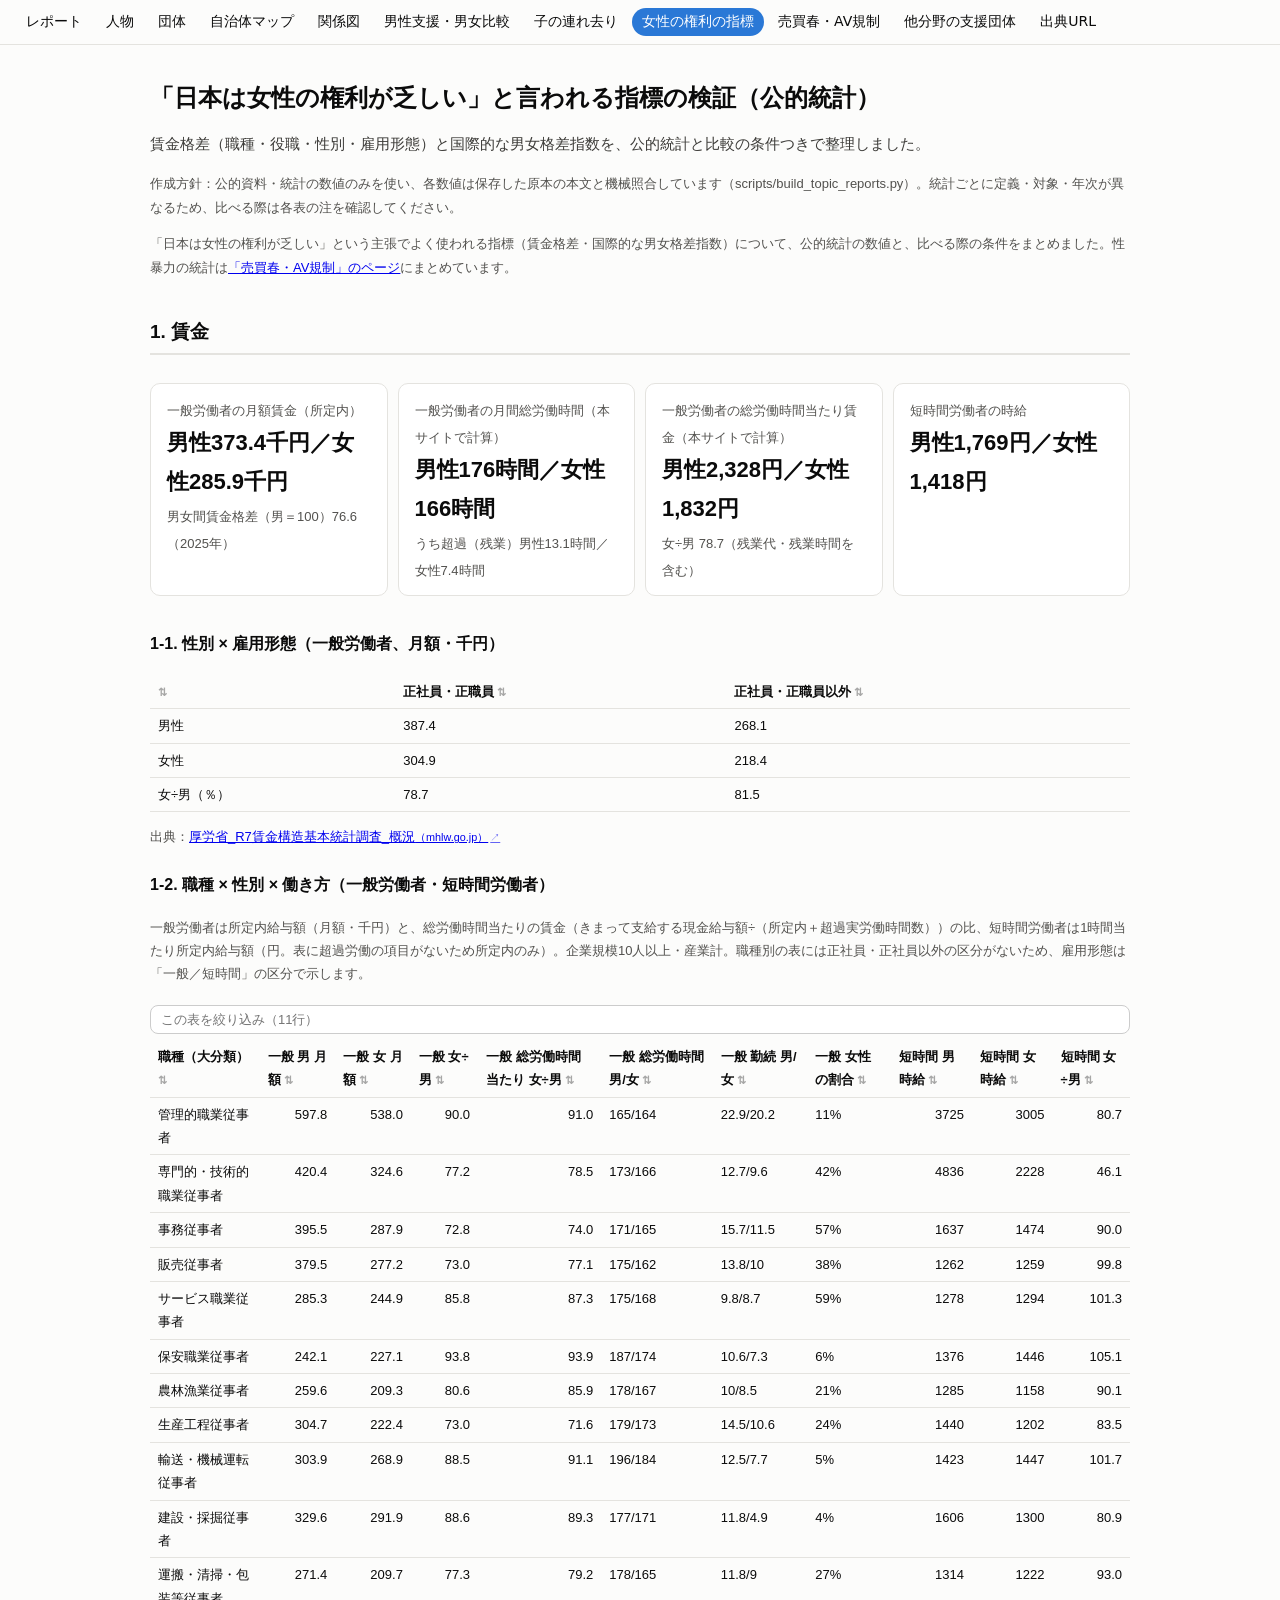
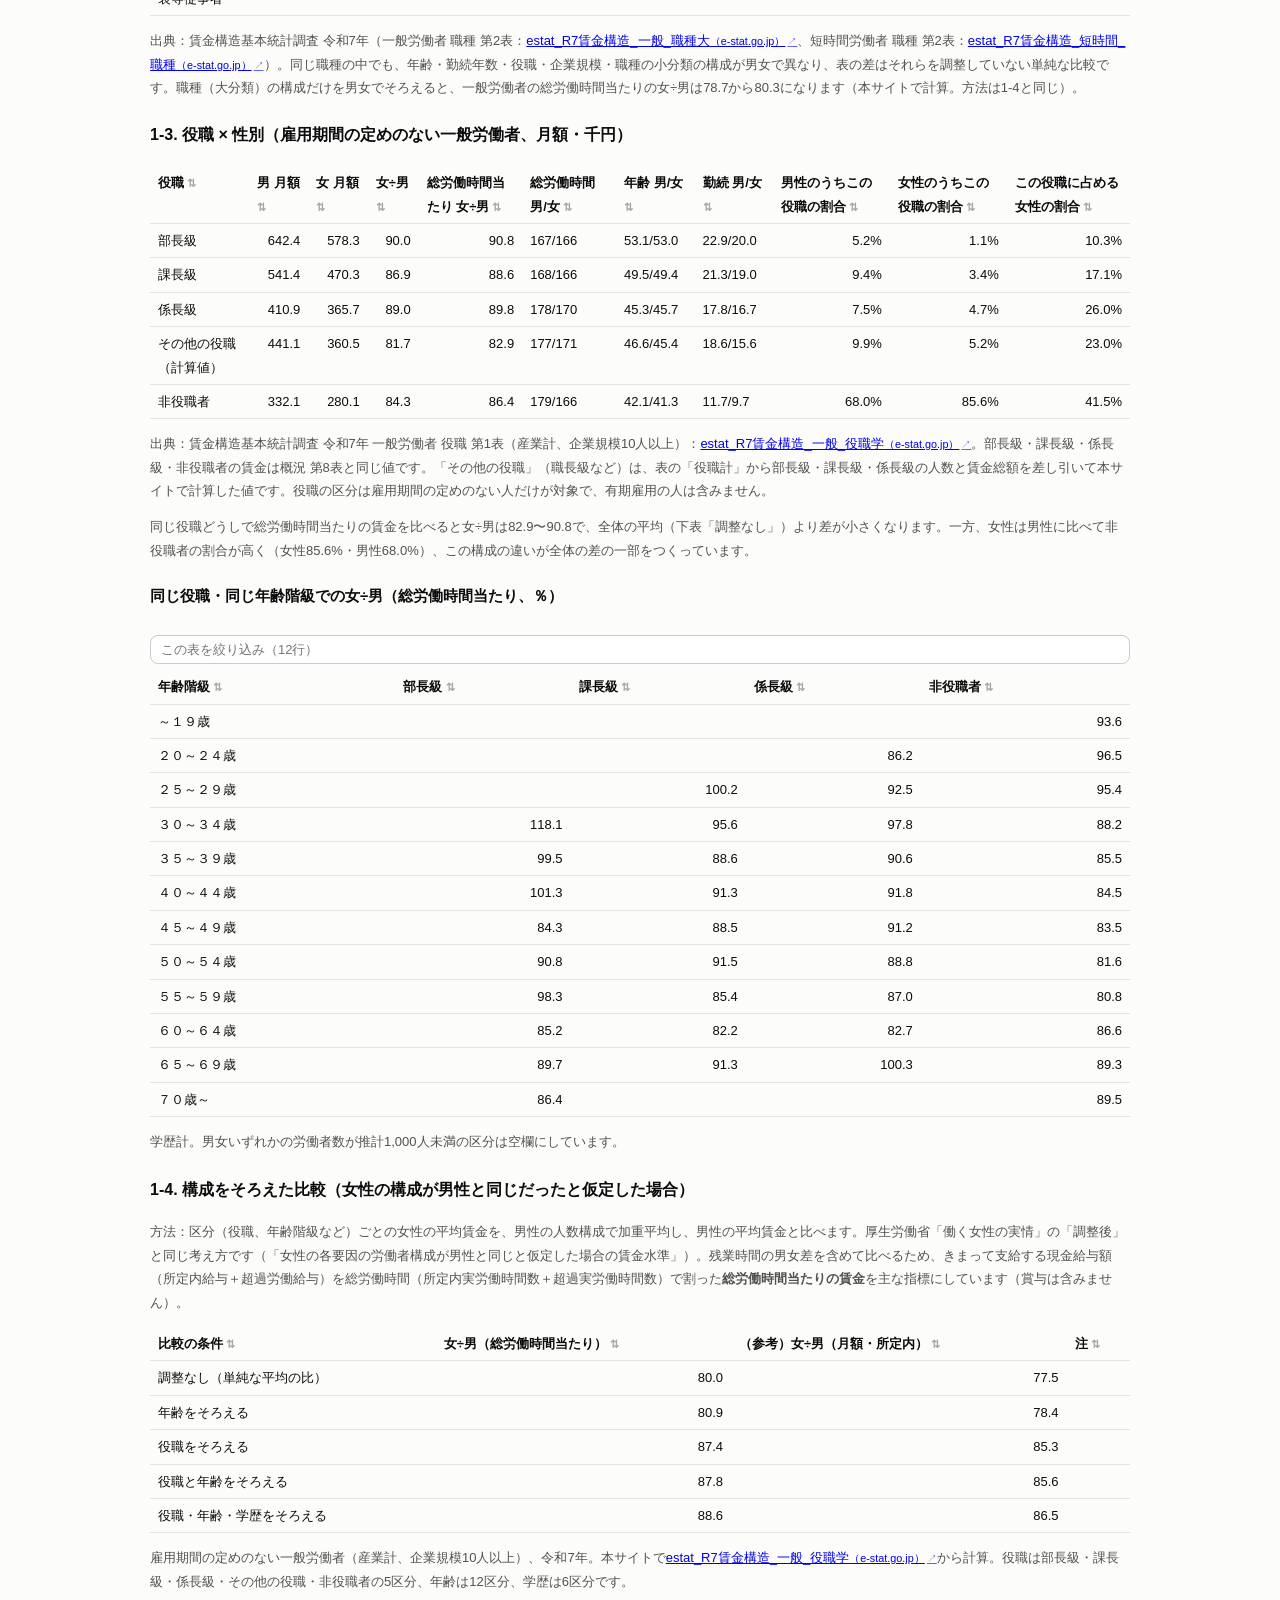
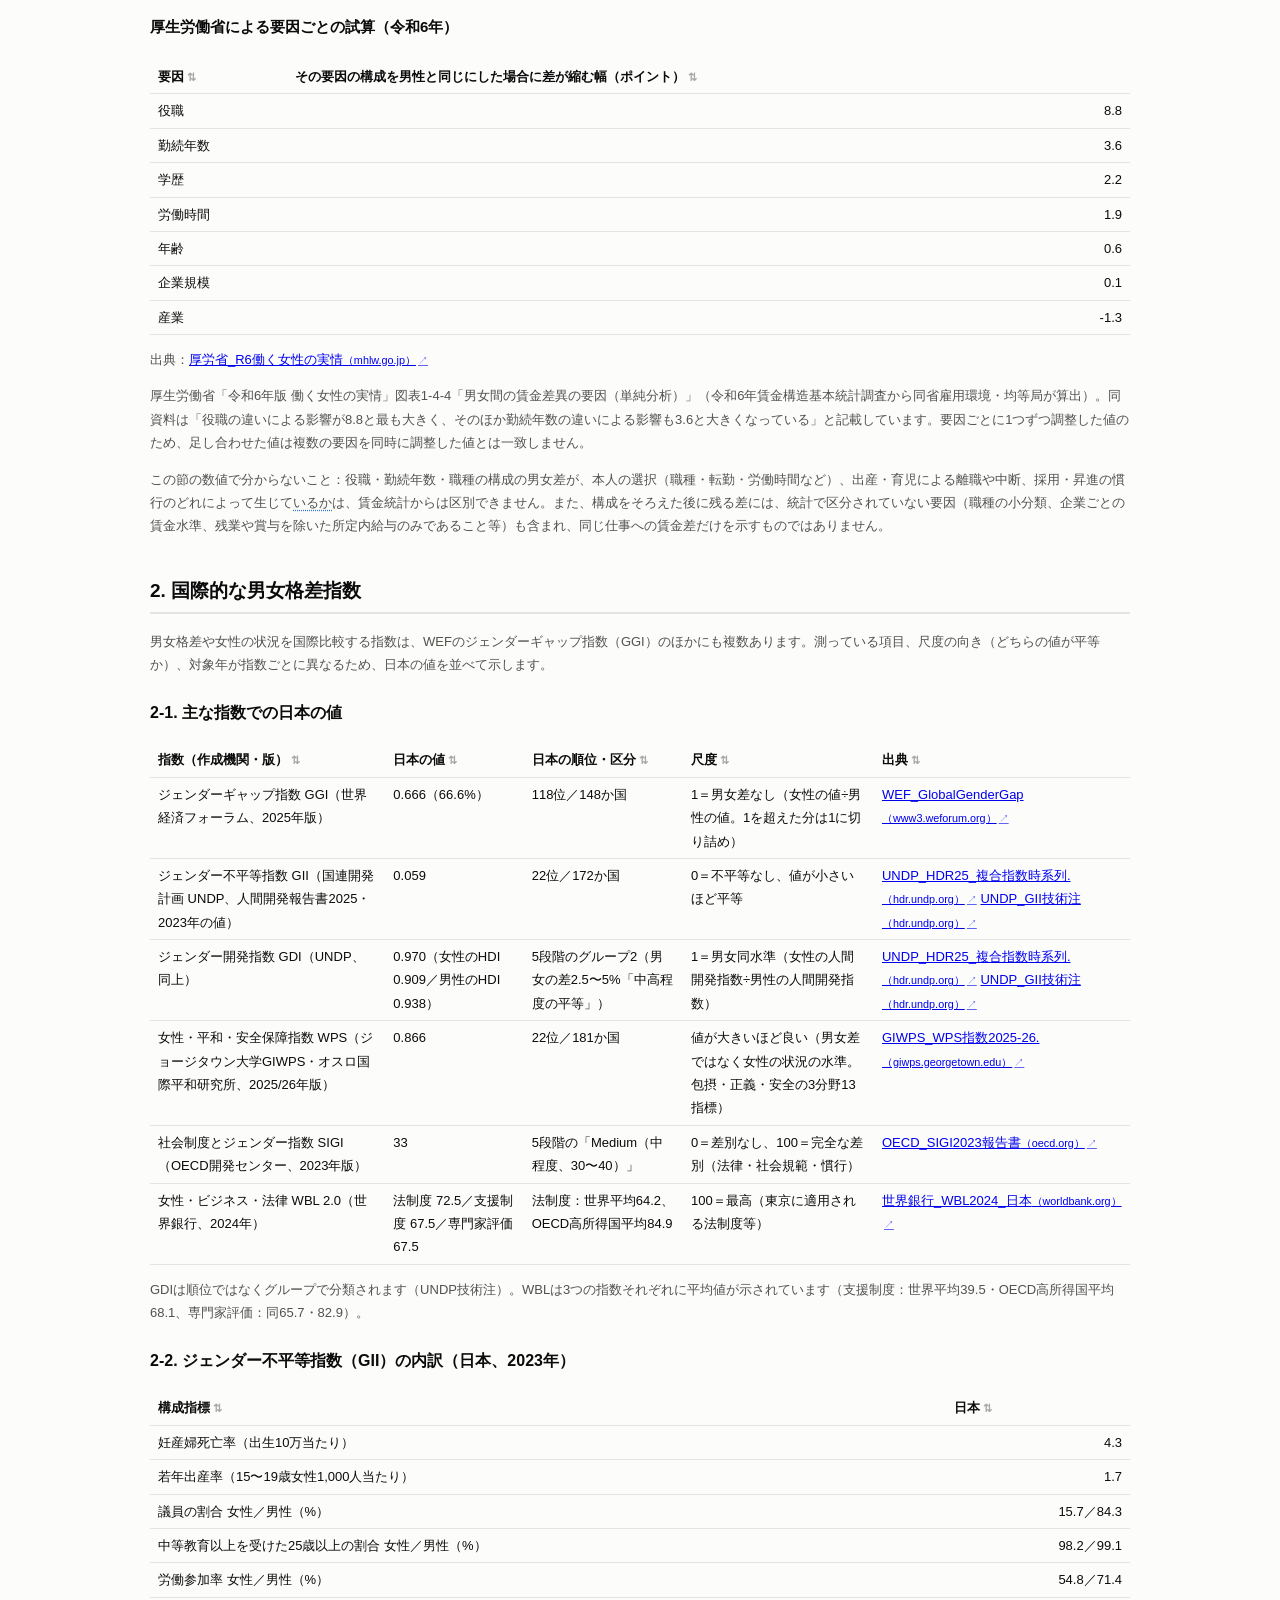
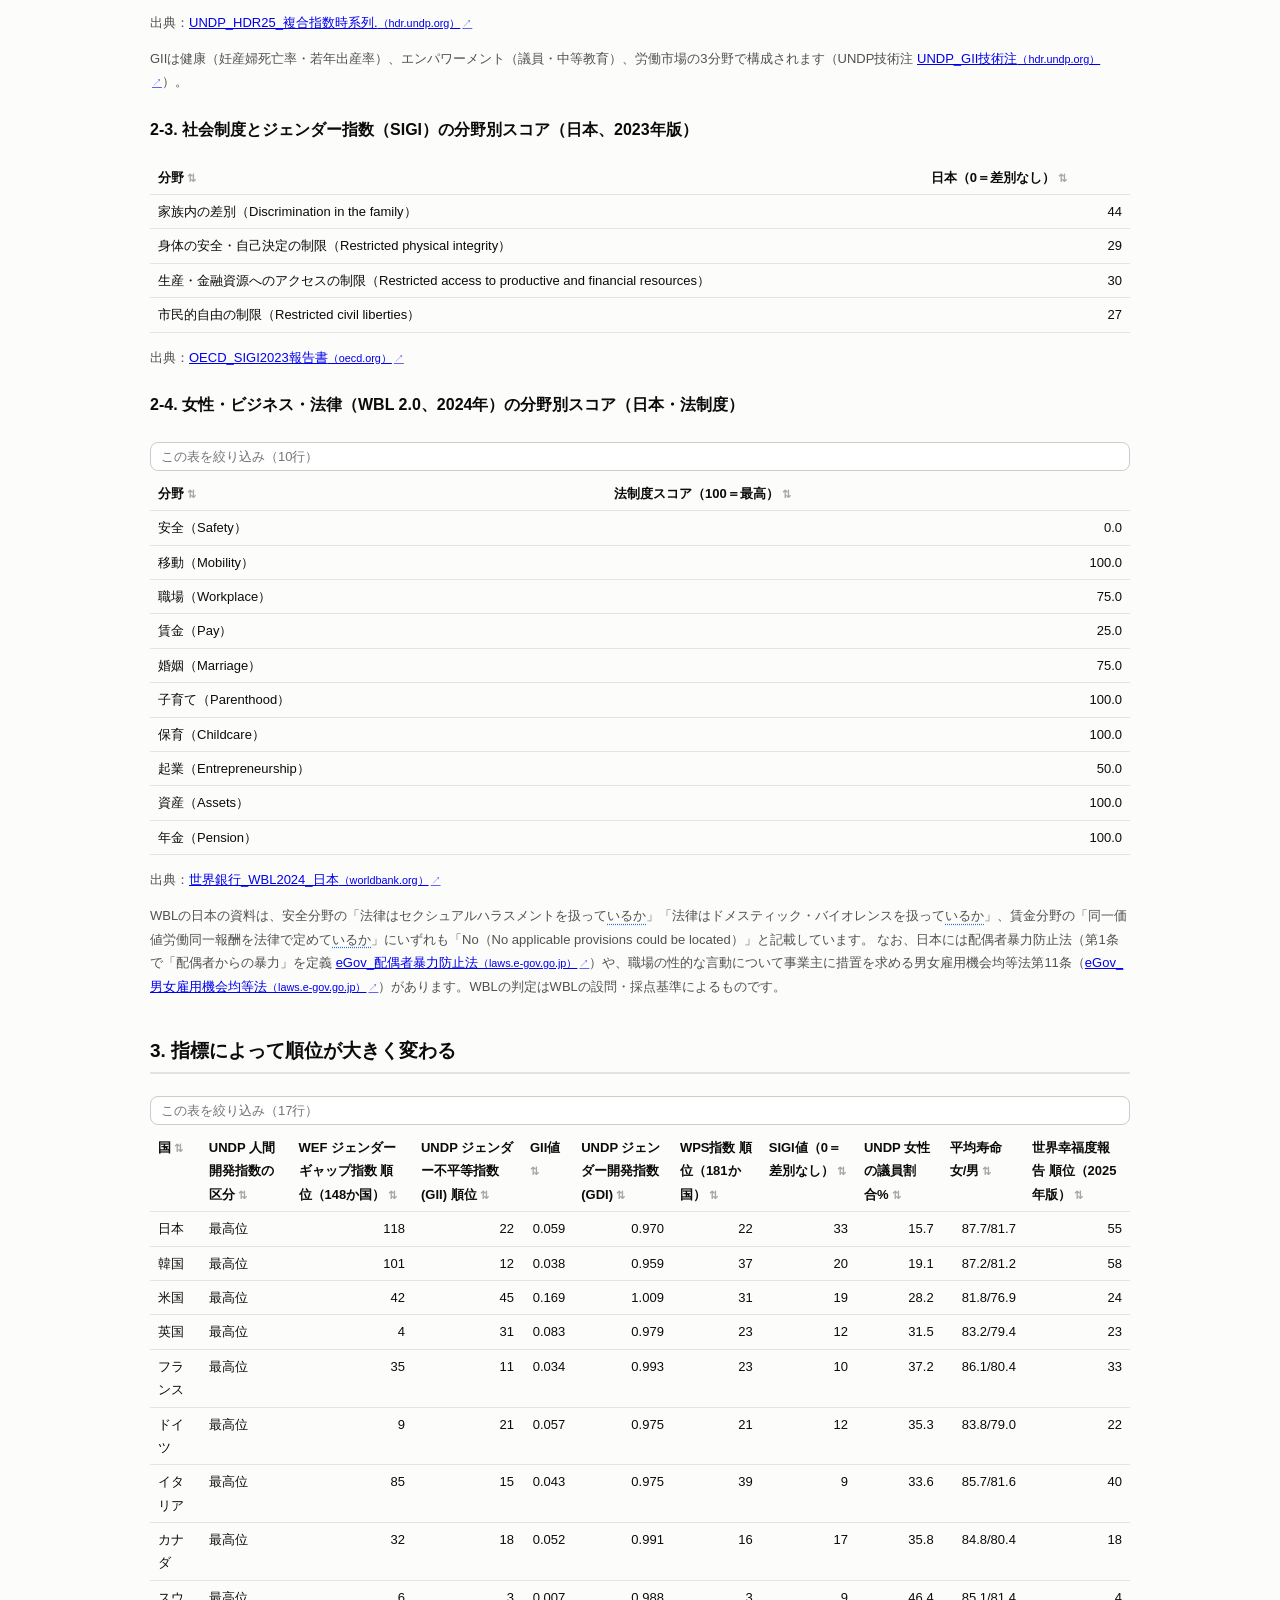
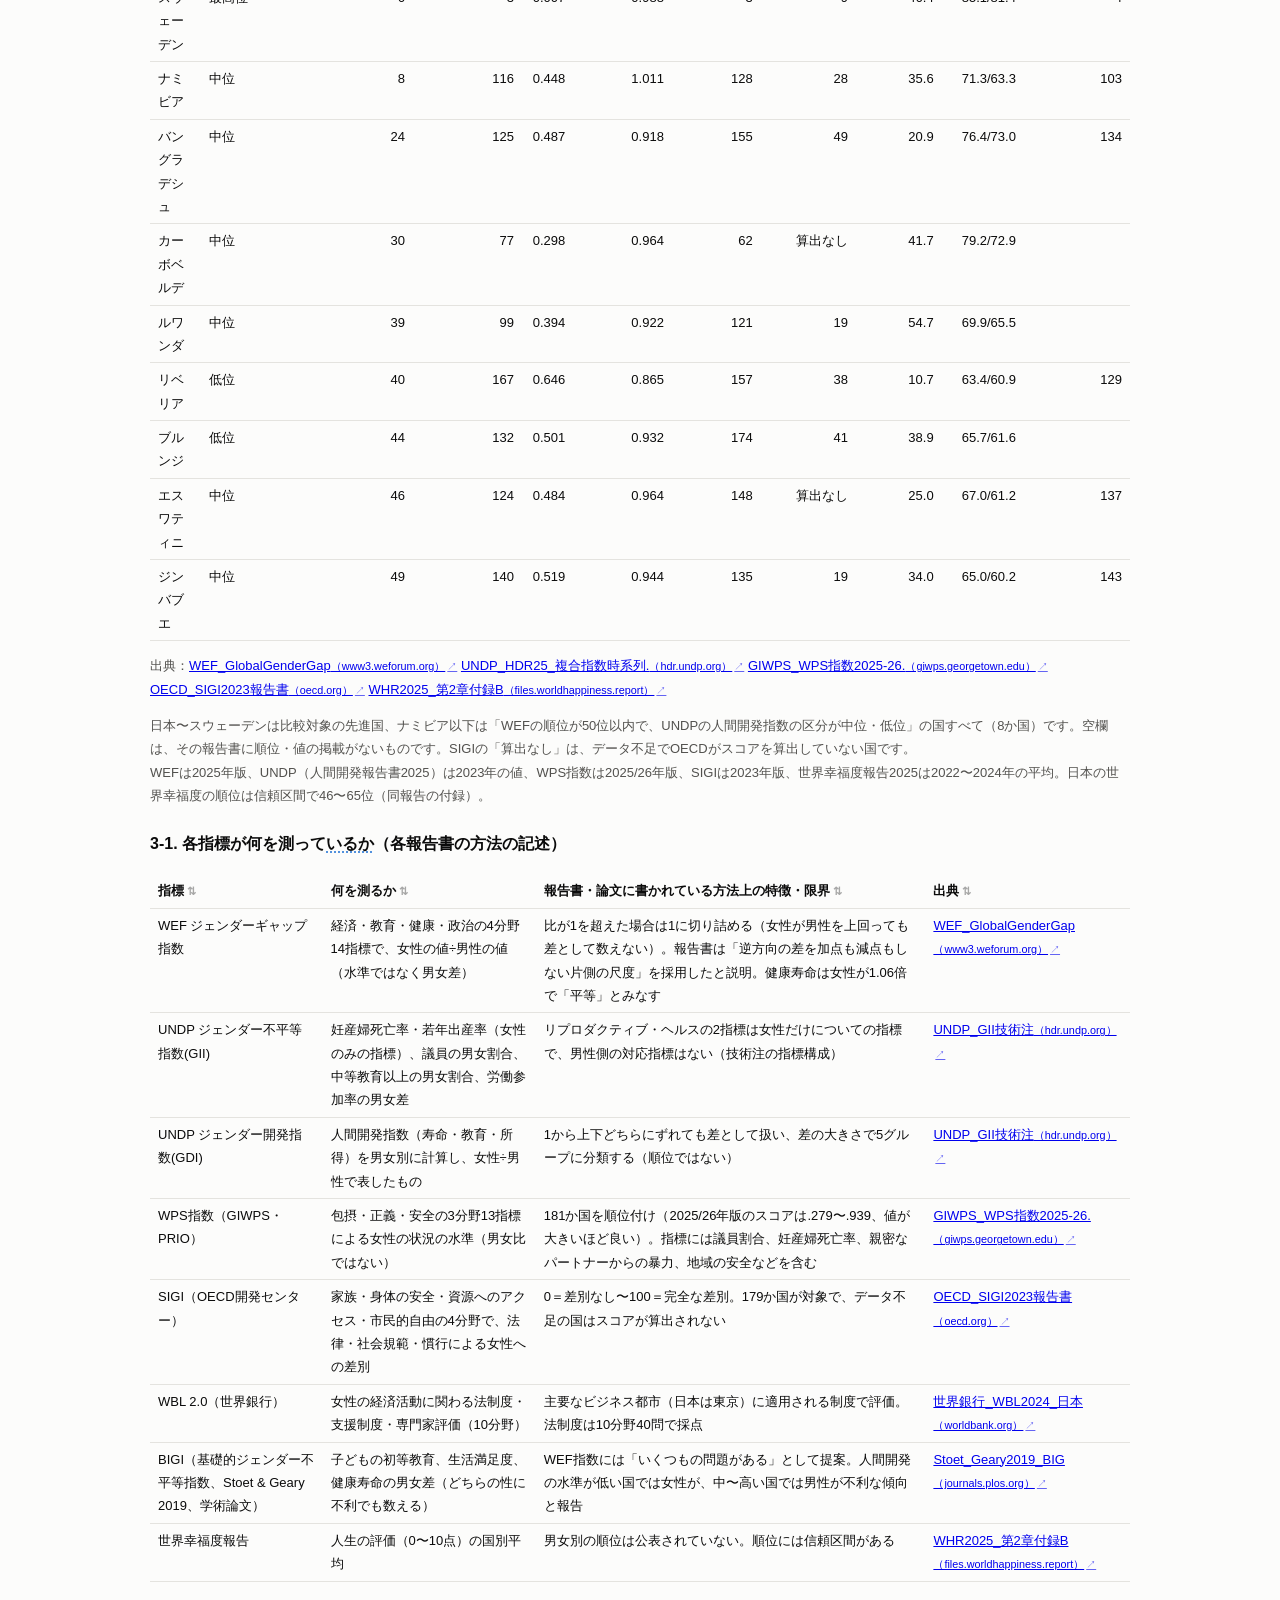
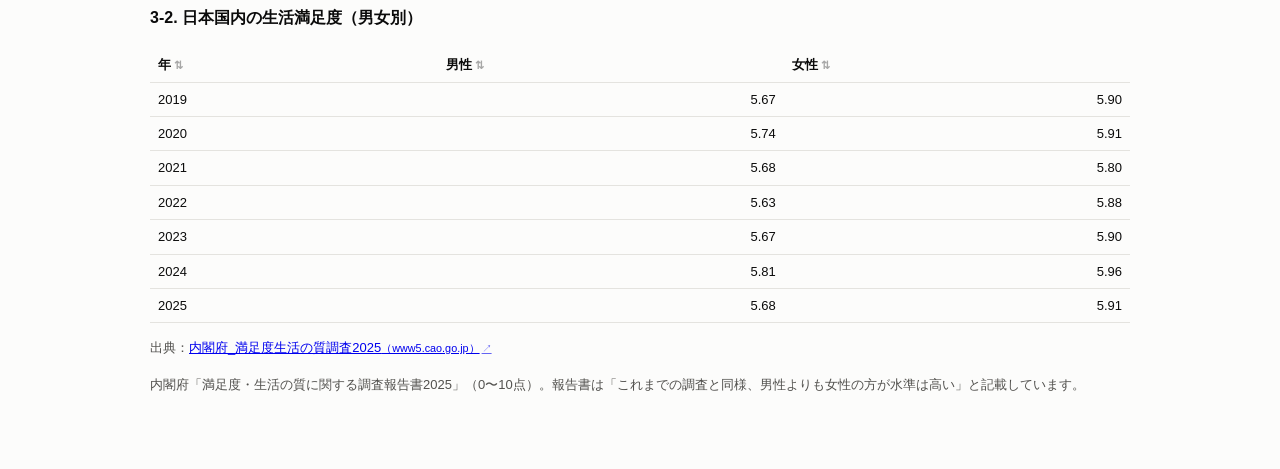
<file: women_rights.html>
<!doctype html><html lang="ja"><head><meta charset="utf-8"><meta name="viewport" content="width=device-width,initial-scale=1"><title>「日本は女性の権利が乏しい」と言われる指標の検証（公的統計）</title><style>body{margin:0;background:#fcfcfb;color:#0b0b0b;font:15px/1.8 "Yu Gothic UI","Meiryo",sans-serif}main{max-width:980px;margin:0 auto;padding:20px 24px 60px}
h1{font-size:24px;line-height:1.4}h2{font-size:19px;margin-top:36px;border-bottom:2px solid #e4e3df;padding-bottom:4px}h3{font-size:16px;margin-top:22px}
.lead{color:#3c3b38}.note{color:#52514e;font-size:13px}.card{background:#fff;border:1px solid #e4e3df;border-radius:10px;padding:12px 16px;margin:12px 0}
table{border-collapse:collapse;width:100%;font-size:13px}th,td{border-bottom:1px solid #e4e3df;padding:5px 8px;text-align:left;vertical-align:top}td.n{text-align:right;white-space:nowrap}
.tw{overflow-x:auto}.chart{width:100%;height:auto;margin:6px 0}.ax{font-size:12px;fill:#52514e}.vl{font-size:11px;fill:#0b0b0b}
.legend{display:flex;gap:14px;font-size:12px}.legend i{display:inline-block;width:12px;height:12px;border-radius:3px;margin-right:4px;vertical-align:-1px}
.kpis{display:grid;grid-template-columns:repeat(auto-fit,minmax(200px,1fr));gap:10px}.kpi b{display:block;font-size:22px}
@media (prefers-color-scheme:dark){body{background:#1a1a19;color:#f0efec}.card{background:#222221;border-color:#353532}th,td{border-color:#353532}.lead{color:#c3c2b7}.note{color:#a3a29b}.ax{fill:#c3c2b7}.vl{fill:#f0efec}a{color:#7fb1ee}}</style><link rel="stylesheet" href="assets/site.css"><script src="assets/site.js" defer></script></head><body><nav class="sitenav"><a href="index.html">レポート</a><a href="people.html">人物</a><a href="orgs.html">団体</a><a href="map.html">自治体マップ</a><a href="network.html">関係図</a><a href="men_support.html">男性支援・男女比較</a><a href="child_abduction.html">子の連れ去り</a><a href="women_rights.html">女性の権利の指標</a><a href="sex_trade.html">売買春・AV規制</a><a href="other_fields.html">他分野の支援団体</a><a href="sources.html">出典URL</a></nav><main><h1>「日本は女性の権利が乏しい」と言われる指標の検証（公的統計）</h1><p class="lead">賃金格差（職種・役職・性別・雇用形態）と国際的な男女格差指数を、公的統計と比較の条件つきで整理しました。</p><p class="note">作成方針：公的資料・統計の数値のみを使い、各数値は保存した原本の本文と機械照合しています（scripts/build_topic_reports.py）。統計ごとに定義・対象・年次が異なるため、比べる際は各表の注を確認してください。</p>
<p class="note">「日本は女性の権利が乏しい」という主張でよく使われる指標（賃金格差・国際的な男女格差指数）について、公的統計の数値と、比べる際の条件をまとめました。性暴力の統計は<a href="sex_trade.html#s4">「売買春・AV規制」のページ</a>にまとめています。</p>
<h2>1. 賃金</h2>
<div class="kpis"><div class="card kpi"><span class="note">一般労働者の月額賃金（所定内）</span><b>男性373.4千円／女性285.9千円</b><span class="note">男女間賃金格差（男＝100）76.6（2025年）</span></div>
<div class="card kpi"><span class="note">一般労働者の月間総労働時間（本サイトで計算）</span><b>男性176時間／女性166時間</b><span class="note">うち超過（残業）男性13.1時間／女性7.4時間</span></div>
<div class="card kpi"><span class="note">一般労働者の総労働時間当たり賃金（本サイトで計算）</span><b>男性2,328円／女性1,832円</b><span class="note">女÷男 78.7（残業代・残業時間を含む）</span></div>
<div class="card kpi"><span class="note">短時間労働者の時給</span><b>男性1,769円／女性1,418円</b></div></div>
<h3>1-1. 性別 × 雇用形態（一般労働者、月額・千円）</h3>
<div class="tw"><table><thead><tr><th></th><th>正社員・正職員</th><th>正社員・正職員以外</th></tr></thead><tbody><tr><td>男性</td><td>387.4</td><td>268.1</td></tr><tr><td>女性</td><td>304.9</td><td>218.4</td></tr><tr><td>女÷男（％）</td><td>78.7</td><td>81.5</td></tr></tbody></table></div><p class="note">出典：<a href="https://www.mhlw.go.jp/toukei/itiran/roudou/chingin/kouzou/z2025/dl/14.pdf" target="_blank" rel="noopener" data-src="evidence/30_女性の権利指標/20261029T000720+0900_厚労省_R7賃金構造基本統計調査_概況.pdf">厚労省_R7賃金構造基本統計調査_概況<small>（mhlw.go.jp）</small></a></p>
<h3>1-2. 職種 × 性別 × 働き方（一般労働者・短時間労働者）</h3>
<p class="note">一般労働者は所定内給与額（月額・千円）と、総労働時間当たりの賃金（きまって支給する現金給与額÷（所定内＋超過実労働時間数））の比、短時間労働者は1時間当たり所定内給与額（円。表に超過労働の項目がないため所定内のみ）。企業規模10人以上・産業計。職種別の表には正社員・正社員以外の区分がないため、雇用形態は「一般／短時間」の区分で示します。</p>
<div class="tw"><table><thead><tr><th>職種（大分類）</th><th>一般 男 月額</th><th>一般 女 月額</th><th>一般 女÷男</th><th>一般 総労働時間当たり 女÷男</th><th>一般 総労働時間 男/女</th><th>一般 勤続 男/女</th><th>一般 女性の割合</th><th>短時間 男 時給</th><th>短時間 女 時給</th><th>短時間 女÷男</th></tr></thead><tbody><tr><td>管理的職業従事者</td><td class="n">597.8</td><td class="n">538.0</td><td class="n">90.0</td><td class="n">91.0</td><td>165/164</td><td>22.9/20.2</td><td>11%</td><td class="n">3725</td><td class="n">3005</td><td class="n">80.7</td></tr><tr><td>専門的・技術的職業従事者</td><td class="n">420.4</td><td class="n">324.6</td><td class="n">77.2</td><td class="n">78.5</td><td>173/166</td><td>12.7/9.6</td><td>42%</td><td class="n">4836</td><td class="n">2228</td><td class="n">46.1</td></tr><tr><td>事務従事者</td><td class="n">395.5</td><td class="n">287.9</td><td class="n">72.8</td><td class="n">74.0</td><td>171/165</td><td>15.7/11.5</td><td>57%</td><td class="n">1637</td><td class="n">1474</td><td class="n">90.0</td></tr><tr><td>販売従事者</td><td class="n">379.5</td><td class="n">277.2</td><td class="n">73.0</td><td class="n">77.1</td><td>175/162</td><td>13.8/10</td><td>38%</td><td class="n">1262</td><td class="n">1259</td><td class="n">99.8</td></tr><tr><td>サービス職業従事者</td><td class="n">285.3</td><td class="n">244.9</td><td class="n">85.8</td><td class="n">87.3</td><td>175/168</td><td>9.8/8.7</td><td>59%</td><td class="n">1278</td><td class="n">1294</td><td class="n">101.3</td></tr><tr><td>保安職業従事者</td><td class="n">242.1</td><td class="n">227.1</td><td class="n">93.8</td><td class="n">93.9</td><td>187/174</td><td>10.6/7.3</td><td>6%</td><td class="n">1376</td><td class="n">1446</td><td class="n">105.1</td></tr><tr><td>農林漁業従事者</td><td class="n">259.6</td><td class="n">209.3</td><td class="n">80.6</td><td class="n">85.9</td><td>178/167</td><td>10/8.5</td><td>21%</td><td class="n">1285</td><td class="n">1158</td><td class="n">90.1</td></tr><tr><td>生産工程従事者</td><td class="n">304.7</td><td class="n">222.4</td><td class="n">73.0</td><td class="n">71.6</td><td>179/173</td><td>14.5/10.6</td><td>24%</td><td class="n">1440</td><td class="n">1202</td><td class="n">83.5</td></tr><tr><td>輸送・機械運転従事者</td><td class="n">303.9</td><td class="n">268.9</td><td class="n">88.5</td><td class="n">91.1</td><td>196/184</td><td>12.5/7.7</td><td>5%</td><td class="n">1423</td><td class="n">1447</td><td class="n">101.7</td></tr><tr><td>建設・採掘従事者</td><td class="n">329.6</td><td class="n">291.9</td><td class="n">88.6</td><td class="n">89.3</td><td>177/171</td><td>11.8/4.9</td><td>4%</td><td class="n">1606</td><td class="n">1300</td><td class="n">80.9</td></tr><tr><td>運搬・清掃・包装等従事者</td><td class="n">271.4</td><td class="n">209.7</td><td class="n">77.3</td><td class="n">79.2</td><td>178/165</td><td>11.8/9</td><td>27%</td><td class="n">1314</td><td class="n">1222</td><td class="n">93.0</td></tr></tbody></table></div>
<p class="note">出典：賃金構造基本統計調査 令和7年（一般労働者 職種 第2表：<a href="https://www.e-stat.go.jp/stat-search/file-download?statInfId=000040421117&amp;fileKind=4" target="_blank" rel="noopener" data-src="evidence/30_女性の権利指標/20261029T000722+0900_estat_R7賃金構造_一般_職種大分類性別.bin">estat_R7賃金構造_一般_職種大<small>（e-stat.go.jp）</small></a>、短時間労働者 職種 第2表：<a href="https://www.e-stat.go.jp/stat-search/file-download?statInfId=000040421217&amp;fileKind=4" target="_blank" rel="noopener" data-src="evidence/30_女性の権利指標/20261029T000724+0900_estat_R7賃金構造_短時間_職種大分類.bin">estat_R7賃金構造_短時間_職種<small>（e-stat.go.jp）</small></a>）。同じ職種の中でも、年齢・勤続年数・役職・企業規模・職種の小分類の構成が男女で異なり、表の差はそれらを調整していない単純な比較です。職種（大分類）の構成だけを男女でそろえると、一般労働者の総労働時間当たりの女÷男は78.7から80.3になります（本サイトで計算。方法は1-4と同じ）。</p>
<h3>1-3. 役職 × 性別（雇用期間の定めのない一般労働者、月額・千円）</h3>
<div class="tw"><table><thead><tr><th>役職</th><th>男 月額</th><th>女 月額</th><th>女÷男</th><th>総労働時間当たり 女÷男</th><th>総労働時間 男/女</th><th>年齢 男/女</th><th>勤続 男/女</th><th>男性のうちこの役職の割合</th><th>女性のうちこの役職の割合</th><th>この役職に占める女性の割合</th></tr></thead><tbody><tr><td>部長級</td><td class="n">642.4</td><td class="n">578.3</td><td class="n">90.0</td><td class="n">90.8</td><td>167/166</td><td>53.1/53.0</td><td>22.9/20.0</td><td class="n">5.2%</td><td class="n">1.1%</td><td class="n">10.3%</td></tr><tr><td>課長級</td><td class="n">541.4</td><td class="n">470.3</td><td class="n">86.9</td><td class="n">88.6</td><td>168/166</td><td>49.5/49.4</td><td>21.3/19.0</td><td class="n">9.4%</td><td class="n">3.4%</td><td class="n">17.1%</td></tr><tr><td>係長級</td><td class="n">410.9</td><td class="n">365.7</td><td class="n">89.0</td><td class="n">89.8</td><td>178/170</td><td>45.3/45.7</td><td>17.8/16.7</td><td class="n">7.5%</td><td class="n">4.7%</td><td class="n">26.0%</td></tr><tr><td>その他の役職（計算値）</td><td class="n">441.1</td><td class="n">360.5</td><td class="n">81.7</td><td class="n">82.9</td><td>177/171</td><td>46.6/45.4</td><td>18.6/15.6</td><td class="n">9.9%</td><td class="n">5.2%</td><td class="n">23.0%</td></tr><tr><td>非役職者</td><td class="n">332.1</td><td class="n">280.1</td><td class="n">84.3</td><td class="n">86.4</td><td>179/166</td><td>42.1/41.3</td><td>11.7/9.7</td><td class="n">68.0%</td><td class="n">85.6%</td><td class="n">41.5%</td></tr></tbody></table></div>
<p class="note">出典：賃金構造基本統計調査 令和7年 一般労働者 役職 第1表（産業計、企業規模10人以上）：<a href="https://www.e-stat.go.jp/stat-search/file-download?statInfId=000040420884&amp;fileKind=4" target="_blank" rel="noopener" data-src="evidence/30_女性の権利指標/20261029T064431+0900_estat_R7賃金構造_一般_役職学歴年齢.bin">estat_R7賃金構造_一般_役職学<small>（e-stat.go.jp）</small></a>。部長級・課長級・係長級・非役職者の賃金は概況 第8表と同じ値です。「その他の役職」（職長級など）は、表の「役職計」から部長級・課長級・係長級の人数と賃金総額を差し引いて本サイトで計算した値です。役職の区分は雇用期間の定めのない人だけが対象で、有期雇用の人は含みません。</p>
<p class="note">同じ役職どうしで総労働時間当たりの賃金を比べると女÷男は82.9〜90.8で、全体の平均（下表「調整なし」）より差が小さくなります。一方、女性は男性に比べて非役職者の割合が高く（女性85.6%・男性68.0%）、この構成の違いが全体の差の一部をつくっています。</p>
<h4>同じ役職・同じ年齢階級での女÷男（総労働時間当たり、％）</h4>
<div class="tw"><table><thead><tr><th>年齢階級</th><th>部長級</th><th>課長級</th><th>係長級</th><th>非役職者</th></tr></thead><tbody><tr><td>～１９歳</td><td class="n"></td><td class="n"></td><td class="n"></td><td class="n">93.6</td></tr><tr><td>２０～２４歳</td><td class="n"></td><td class="n"></td><td class="n">86.2</td><td class="n">96.5</td></tr><tr><td>２５～２９歳</td><td class="n"></td><td class="n">100.2</td><td class="n">92.5</td><td class="n">95.4</td></tr><tr><td>３０～３４歳</td><td class="n">118.1</td><td class="n">95.6</td><td class="n">97.8</td><td class="n">88.2</td></tr><tr><td>３５～３９歳</td><td class="n">99.5</td><td class="n">88.6</td><td class="n">90.6</td><td class="n">85.5</td></tr><tr><td>４０～４４歳</td><td class="n">101.3</td><td class="n">91.3</td><td class="n">91.8</td><td class="n">84.5</td></tr><tr><td>４５～４９歳</td><td class="n">84.3</td><td class="n">88.5</td><td class="n">91.2</td><td class="n">83.5</td></tr><tr><td>５０～５４歳</td><td class="n">90.8</td><td class="n">91.5</td><td class="n">88.8</td><td class="n">81.6</td></tr><tr><td>５５～５９歳</td><td class="n">98.3</td><td class="n">85.4</td><td class="n">87.0</td><td class="n">80.8</td></tr><tr><td>６０～６４歳</td><td class="n">85.2</td><td class="n">82.2</td><td class="n">82.7</td><td class="n">86.6</td></tr><tr><td>６５～６９歳</td><td class="n">89.7</td><td class="n">91.3</td><td class="n">100.3</td><td class="n">89.3</td></tr><tr><td>７０歳～</td><td class="n">86.4</td><td class="n"></td><td class="n"></td><td class="n">89.5</td></tr></tbody></table></div>
<p class="note">学歴計。男女いずれかの労働者数が推計1,000人未満の区分は空欄にしています。</p>
<h3>1-4. 構成をそろえた比較（女性の構成が男性と同じだったと仮定した場合）</h3>
<p class="note">方法：区分（役職、年齢階級など）ごとの女性の平均賃金を、男性の人数構成で加重平均し、男性の平均賃金と比べます。厚生労働省「働く女性の実情」の「調整後」と同じ考え方です（「女性の各要因の労働者構成が男性と同じと仮定した場合の賃金水準」）。残業時間の男女差を含めて比べるため、きまって支給する現金給与額（所定内給与＋超過労働給与）を総労働時間（所定内実労働時間数＋超過実労働時間数）で割った<b>総労働時間当たりの賃金</b>を主な指標にしています（賞与は含みません）。</p>
<div class="tw"><table><thead><tr><th>比較の条件</th><th>女÷男（総労働時間当たり）</th><th>（参考）女÷男（月額・所定内）</th><th>注</th></tr></thead><tbody><tr><td>調整なし（単純な平均の比）</td><td class="n">80.0</td><td class="n">77.5</td><td></td></tr><tr><td>年齢をそろえる</td><td class="n">80.9</td><td class="n">78.4</td><td></td></tr><tr><td>役職をそろえる</td><td class="n">87.4</td><td class="n">85.3</td><td></td></tr><tr><td>役職と年齢をそろえる</td><td class="n">87.8</td><td class="n">85.6</td><td></td></tr><tr><td>役職・年齢・学歴をそろえる</td><td class="n">88.6</td><td class="n">86.5</td><td></td></tr></tbody></table></div>
<p class="note">雇用期間の定めのない一般労働者（産業計、企業規模10人以上）、令和7年。本サイトで<a href="https://www.e-stat.go.jp/stat-search/file-download?statInfId=000040420884&amp;fileKind=4" target="_blank" rel="noopener" data-src="evidence/30_女性の権利指標/20261029T064431+0900_estat_R7賃金構造_一般_役職学歴年齢.bin">estat_R7賃金構造_一般_役職学<small>（e-stat.go.jp）</small></a>から計算。役職は部長級・課長級・係長級・その他の役職・非役職者の5区分、年齢は12区分、学歴は6区分です。</p>
<h4>厚生労働省による要因ごとの試算（令和6年）</h4>
<div class="tw"><table><thead><tr><th>要因</th><th>その要因の構成を男性と同じにした場合に差が縮む幅（ポイント）</th></tr></thead><tbody><tr><td>役職</td><td class="n">8.8</td></tr><tr><td>勤続年数</td><td class="n">3.6</td></tr><tr><td>学歴</td><td class="n">2.2</td></tr><tr><td>労働時間</td><td class="n">1.9</td></tr><tr><td>年齢</td><td class="n">0.6</td></tr><tr><td>企業規模</td><td class="n">0.1</td></tr><tr><td>産業</td><td class="n">-1.3</td></tr></tbody></table></div><p class="note">出典：<a href="https://www.mhlw.go.jp/content/11901000/001572307.pdf" target="_blank" rel="noopener" data-src="evidence/30_女性の権利指標/20261029T064312+0900_厚労省_R6働く女性の実情.pdf">厚労省_R6働く女性の実情<small>（mhlw.go.jp）</small></a></p>
<p class="note">厚生労働省「令和6年版 働く女性の実情」図表1-4-4「男女間の賃金差異の要因（単純分析）」（令和6年賃金構造基本統計調査から同省雇用環境・均等局が算出）。同資料は「役職の違いによる影響が8.8と最も大きく、そのほか勤続年数の違いによる影響も3.6と大きくなっている」と記載しています。要因ごとに1つずつ調整した値のため、足し合わせた値は複数の要因を同時に調整した値とは一致しません。</p>
<p class="note">この節の数値で分からないこと：役職・勤続年数・職種の構成の男女差が、本人の選択（職種・転勤・労働時間など）、出産・育児による離職や中断、採用・昇進の慣行のどれによって生じているかは、賃金統計からは区別できません。また、構成をそろえた後に残る差には、統計で区分されていない要因（職種の小分類、企業ごとの賃金水準、残業や賞与を除いた所定内給与のみであること等）も含まれ、同じ仕事への賃金差だけを示すものではありません。</p>
<h2>2. 国際的な男女格差指数</h2>
<p class="note">男女格差や女性の状況を国際比較する指数は、WEFのジェンダーギャップ指数（GGI）のほかにも複数あります。測っている項目、尺度の向き（どちらの値が平等か）、対象年が指数ごとに異なるため、日本の値を並べて示します。</p>
<h3>2-1. 主な指数での日本の値</h3>
<div class="tw"><table><thead><tr><th>指数（作成機関・版）</th><th>日本の値</th><th>日本の順位・区分</th><th>尺度</th><th>出典</th></tr></thead><tbody><tr><td>ジェンダーギャップ指数 GGI（世界経済フォーラム、2025年版）</td><td>0.666（66.6%）</td><td>118位／148か国</td><td>1＝男女差なし（女性の値÷男性の値。1を超えた分は1に切り詰め）</td><td><a href="https://www3.weforum.org/docs/WEF_GGGR_2025.pdf" target="_blank" rel="noopener" data-src="evidence/30_女性の権利指標/20261029T000726+0900_WEF_GlobalGenderGapReport2025.pdf">WEF_GlobalGenderGap<small>（www3.weforum.org）</small></a></td></tr><tr><td>ジェンダー不平等指数 GII（国連開発計画 UNDP、人間開発報告書2025・2023年の値）</td><td>0.059</td><td>22位／172か国</td><td>0＝不平等なし、値が小さいほど平等</td><td><a href="https://hdr.undp.org/sites/default/files/2025_HDR/HDR25_Composite_indices_complete_time_series.csv" target="_blank" rel="noopener" data-src="evidence/30_女性の権利指標/20261029T003348+0900_UNDP_HDR25_複合指数時系列.csv">UNDP_HDR25_複合指数時系列.<small>（hdr.undp.org）</small></a> <a href="https://hdr.undp.org/sites/default/files/2025_HDR/hdr2025_technical_notes.pdf" target="_blank" rel="noopener" data-src="evidence/30_女性の権利指標/20261029T003349+0900_UNDP_GII技術注.pdf">UNDP_GII技術注<small>（hdr.undp.org）</small></a></td></tr><tr><td>ジェンダー開発指数 GDI（UNDP、同上）</td><td>0.970（女性のHDI 0.909／男性のHDI 0.938）</td><td>5段階のグループ2（男女の差2.5〜5%「中高程度の平等」）</td><td>1＝男女同水準（女性の人間開発指数÷男性の人間開発指数）</td><td><a href="https://hdr.undp.org/sites/default/files/2025_HDR/HDR25_Composite_indices_complete_time_series.csv" target="_blank" rel="noopener" data-src="evidence/30_女性の権利指標/20261029T003348+0900_UNDP_HDR25_複合指数時系列.csv">UNDP_HDR25_複合指数時系列.<small>（hdr.undp.org）</small></a> <a href="https://hdr.undp.org/sites/default/files/2025_HDR/hdr2025_technical_notes.pdf" target="_blank" rel="noopener" data-src="evidence/30_女性の権利指標/20261029T003349+0900_UNDP_GII技術注.pdf">UNDP_GII技術注<small>（hdr.undp.org）</small></a></td></tr><tr><td>女性・平和・安全保障指数 WPS（ジョージタウン大学GIWPS・オスロ国際平和研究所、2025/26年版）</td><td>0.866</td><td>22位／181か国</td><td>値が大きいほど良い（男女差ではなく女性の状況の水準。包摂・正義・安全の3分野13指標）</td><td><a href="https://giwps.georgetown.edu/wp-content/uploads/2025/10/WPS-Index-2025-Report.pdf" target="_blank" rel="noopener" data-src="evidence/30_女性の権利指標/20261029T061457+0900_GIWPS_WPS指数2025-26.pdf">GIWPS_WPS指数2025-26.<small>（giwps.georgetown.edu）</small></a></td></tr><tr><td>社会制度とジェンダー指数 SIGI（OECD開発センター、2023年版）</td><td>33</td><td>5段階の「Medium（中程度、30〜40）」</td><td>0＝差別なし、100＝完全な差別（法律・社会規範・慣行）</td><td><a href="https://www.oecd.org/content/dam/oecd/en/publications/reports/2023/07/sigi-2023-global-report_a65d7f7f/4607b7c7-en.pdf" target="_blank" rel="noopener" data-src="evidence/30_女性の権利指標/20261029T061459+0900_OECD_SIGI2023報告書.pdf">OECD_SIGI2023報告書<small>（oecd.org）</small></a></td></tr><tr><td>女性・ビジネス・法律 WBL 2.0（世界銀行、2024年）</td><td>法制度 72.5／支援制度 67.5／専門家評価 67.5</td><td>法制度：世界平均64.2、OECD高所得国平均84.9</td><td>100＝最高（東京に適用される法制度等）</td><td><a href="https://www.worldbank.org/content/dam/sites/wbl/documents/pilot/2024-nov-14/WBL24_2-0_Japan.pdf" target="_blank" rel="noopener" data-src="evidence/30_女性の権利指標/20261029T061455+0900_世界銀行_WBL2024_日本.pdf">世界銀行_WBL2024_日本<small>（worldbank.org）</small></a></td></tr></tbody></table></div>
<p class="note">GDIは順位ではなくグループで分類されます（UNDP技術注）。WBLは3つの指数それぞれに平均値が示されています（支援制度：世界平均39.5・OECD高所得国平均68.1、専門家評価：同65.7・82.9）。</p>
<h3>2-2. ジェンダー不平等指数（GII）の内訳（日本、2023年）</h3>
<div class="tw"><table><thead><tr><th>構成指標</th><th>日本</th></tr></thead><tbody><tr><td>妊産婦死亡率（出生10万当たり）</td><td class="n">4.3</td></tr><tr><td>若年出産率（15〜19歳女性1,000人当たり）</td><td class="n">1.7</td></tr><tr><td>議員の割合 女性／男性（%）</td><td class="n">15.7／84.3</td></tr><tr><td>中等教育以上を受けた25歳以上の割合 女性／男性（%）</td><td class="n">98.2／99.1</td></tr><tr><td>労働参加率 女性／男性（%）</td><td class="n">54.8／71.4</td></tr></tbody></table></div><p class="note">出典：<a href="https://hdr.undp.org/sites/default/files/2025_HDR/HDR25_Composite_indices_complete_time_series.csv" target="_blank" rel="noopener" data-src="evidence/30_女性の権利指標/20261029T003348+0900_UNDP_HDR25_複合指数時系列.csv">UNDP_HDR25_複合指数時系列.<small>（hdr.undp.org）</small></a></p>
<p class="note">GIIは健康（妊産婦死亡率・若年出産率）、エンパワーメント（議員・中等教育）、労働市場の3分野で構成されます（UNDP技術注 <a href="https://hdr.undp.org/sites/default/files/2025_HDR/hdr2025_technical_notes.pdf" target="_blank" rel="noopener" data-src="evidence/30_女性の権利指標/20261029T003349+0900_UNDP_GII技術注.pdf">UNDP_GII技術注<small>（hdr.undp.org）</small></a>）。</p>
<h3>2-3. 社会制度とジェンダー指数（SIGI）の分野別スコア（日本、2023年版）</h3>
<div class="tw"><table><thead><tr><th>分野</th><th>日本（0＝差別なし）</th></tr></thead><tbody><tr><td>家族内の差別（Discrimination in the family）</td><td class="n">44</td></tr><tr><td>身体の安全・自己決定の制限（Restricted physical integrity）</td><td class="n">29</td></tr><tr><td>生産・金融資源へのアクセスの制限（Restricted access to productive and financial resources）</td><td class="n">30</td></tr><tr><td>市民的自由の制限（Restricted civil liberties）</td><td class="n">27</td></tr></tbody></table></div><p class="note">出典：<a href="https://www.oecd.org/content/dam/oecd/en/publications/reports/2023/07/sigi-2023-global-report_a65d7f7f/4607b7c7-en.pdf" target="_blank" rel="noopener" data-src="evidence/30_女性の権利指標/20261029T061459+0900_OECD_SIGI2023報告書.pdf">OECD_SIGI2023報告書<small>（oecd.org）</small></a></p>
<h3>2-4. 女性・ビジネス・法律（WBL 2.0、2024年）の分野別スコア（日本・法制度）</h3>
<div class="tw"><table><thead><tr><th>分野</th><th>法制度スコア（100＝最高）</th></tr></thead><tbody><tr><td>安全（Safety）</td><td class="n">0.0</td></tr><tr><td>移動（Mobility）</td><td class="n">100.0</td></tr><tr><td>職場（Workplace）</td><td class="n">75.0</td></tr><tr><td>賃金（Pay）</td><td class="n">25.0</td></tr><tr><td>婚姻（Marriage）</td><td class="n">75.0</td></tr><tr><td>子育て（Parenthood）</td><td class="n">100.0</td></tr><tr><td>保育（Childcare）</td><td class="n">100.0</td></tr><tr><td>起業（Entrepreneurship）</td><td class="n">50.0</td></tr><tr><td>資産（Assets）</td><td class="n">100.0</td></tr><tr><td>年金（Pension）</td><td class="n">100.0</td></tr></tbody></table></div><p class="note">出典：<a href="https://www.worldbank.org/content/dam/sites/wbl/documents/pilot/2024-nov-14/WBL24_2-0_Japan.pdf" target="_blank" rel="noopener" data-src="evidence/30_女性の権利指標/20261029T061455+0900_世界銀行_WBL2024_日本.pdf">世界銀行_WBL2024_日本<small>（worldbank.org）</small></a></p>
<p class="note">WBLの日本の資料は、安全分野の「法律はセクシュアルハラスメントを扱っているか」「法律はドメスティック・バイオレンスを扱っているか」、賃金分野の「同一価値労働同一報酬を法律で定めているか」にいずれも「No（No applicable provisions could be located）」と記載しています。
なお、日本には配偶者暴力防止法（第1条で「配偶者からの暴力」を定義 <a href="https://laws.e-gov.go.jp/api/1/lawdata/413AC0100000031" target="_blank" rel="noopener" data-src="evidence/30_女性の権利指標/20261029T061640+0900_eGov_配偶者暴力防止法.bin">eGov_配偶者暴力防止法<small>（laws.e-gov.go.jp）</small></a>）や、職場の性的な言動について事業主に措置を求める男女雇用機会均等法第11条（<a href="https://laws.e-gov.go.jp/api/1/lawdata/347AC0000000113" target="_blank" rel="noopener" data-src="evidence/30_女性の権利指標/20261029T061642+0900_eGov_男女雇用機会均等法.bin">eGov_男女雇用機会均等法<small>（laws.e-gov.go.jp）</small></a>）があります。WBLの判定はWBLの設問・採点基準によるものです。</p>
<h2>3. 指標によって順位が大きく変わる</h2>
<div class="tw"><table><thead><tr><th>国</th><th>UNDP 人間開発指数の区分</th><th>WEF ジェンダーギャップ指数 順位（148か国）</th><th>UNDP ジェンダー不平等指数(GII) 順位</th><th>GII値</th><th>UNDP ジェンダー開発指数(GDI)</th><th>WPS指数 順位（181か国）</th><th>SIGI値（0＝差別なし）</th><th>UNDP 女性の議員割合%</th><th>平均寿命 女/男</th><th>世界幸福度報告 順位（2025年版）</th></tr></thead><tbody><tr><td>日本</td><td>最高位</td><td class="n">118</td><td class="n">22</td><td class="n">0.059</td><td class="n">0.970</td><td class="n">22</td><td class="n">33</td><td class="n">15.7</td><td class="n">87.7/81.7</td><td class="n">55</td></tr><tr><td>韓国</td><td>最高位</td><td class="n">101</td><td class="n">12</td><td class="n">0.038</td><td class="n">0.959</td><td class="n">37</td><td class="n">20</td><td class="n">19.1</td><td class="n">87.2/81.2</td><td class="n">58</td></tr><tr><td>米国</td><td>最高位</td><td class="n">42</td><td class="n">45</td><td class="n">0.169</td><td class="n">1.009</td><td class="n">31</td><td class="n">19</td><td class="n">28.2</td><td class="n">81.8/76.9</td><td class="n">24</td></tr><tr><td>英国</td><td>最高位</td><td class="n">4</td><td class="n">31</td><td class="n">0.083</td><td class="n">0.979</td><td class="n">23</td><td class="n">12</td><td class="n">31.5</td><td class="n">83.2/79.4</td><td class="n">23</td></tr><tr><td>フランス</td><td>最高位</td><td class="n">35</td><td class="n">11</td><td class="n">0.034</td><td class="n">0.993</td><td class="n">23</td><td class="n">10</td><td class="n">37.2</td><td class="n">86.1/80.4</td><td class="n">33</td></tr><tr><td>ドイツ</td><td>最高位</td><td class="n">9</td><td class="n">21</td><td class="n">0.057</td><td class="n">0.975</td><td class="n">21</td><td class="n">12</td><td class="n">35.3</td><td class="n">83.8/79.0</td><td class="n">22</td></tr><tr><td>イタリア</td><td>最高位</td><td class="n">85</td><td class="n">15</td><td class="n">0.043</td><td class="n">0.975</td><td class="n">39</td><td class="n">9</td><td class="n">33.6</td><td class="n">85.7/81.6</td><td class="n">40</td></tr><tr><td>カナダ</td><td>最高位</td><td class="n">32</td><td class="n">18</td><td class="n">0.052</td><td class="n">0.991</td><td class="n">16</td><td class="n">17</td><td class="n">35.8</td><td class="n">84.8/80.4</td><td class="n">18</td></tr><tr><td>スウェーデン</td><td>最高位</td><td class="n">6</td><td class="n">3</td><td class="n">0.007</td><td class="n">0.988</td><td class="n">3</td><td class="n">9</td><td class="n">46.4</td><td class="n">85.1/81.4</td><td class="n">4</td></tr><tr><td>ナミビア</td><td>中位</td><td class="n">8</td><td class="n">116</td><td class="n">0.448</td><td class="n">1.011</td><td class="n">128</td><td class="n">28</td><td class="n">35.6</td><td class="n">71.3/63.3</td><td class="n">103</td></tr><tr><td>バングラデシュ</td><td>中位</td><td class="n">24</td><td class="n">125</td><td class="n">0.487</td><td class="n">0.918</td><td class="n">155</td><td class="n">49</td><td class="n">20.9</td><td class="n">76.4/73.0</td><td class="n">134</td></tr><tr><td>カーボベルデ</td><td>中位</td><td class="n">30</td><td class="n">77</td><td class="n">0.298</td><td class="n">0.964</td><td class="n">62</td><td class="n">算出なし</td><td class="n">41.7</td><td class="n">79.2/72.9</td><td></td></tr><tr><td>ルワンダ</td><td>中位</td><td class="n">39</td><td class="n">99</td><td class="n">0.394</td><td class="n">0.922</td><td class="n">121</td><td class="n">19</td><td class="n">54.7</td><td class="n">69.9/65.5</td><td></td></tr><tr><td>リベリア</td><td>低位</td><td class="n">40</td><td class="n">167</td><td class="n">0.646</td><td class="n">0.865</td><td class="n">157</td><td class="n">38</td><td class="n">10.7</td><td class="n">63.4/60.9</td><td class="n">129</td></tr><tr><td>ブルンジ</td><td>低位</td><td class="n">44</td><td class="n">132</td><td class="n">0.501</td><td class="n">0.932</td><td class="n">174</td><td class="n">41</td><td class="n">38.9</td><td class="n">65.7/61.6</td><td></td></tr><tr><td>エスワティニ</td><td>中位</td><td class="n">46</td><td class="n">124</td><td class="n">0.484</td><td class="n">0.964</td><td class="n">148</td><td class="n">算出なし</td><td class="n">25.0</td><td class="n">67.0/61.2</td><td class="n">137</td></tr><tr><td>ジンバブエ</td><td>中位</td><td class="n">49</td><td class="n">140</td><td class="n">0.519</td><td class="n">0.944</td><td class="n">135</td><td class="n">19</td><td class="n">34.0</td><td class="n">65.0/60.2</td><td class="n">143</td></tr></tbody></table></div><p class="note">出典：<a href="https://www3.weforum.org/docs/WEF_GGGR_2025.pdf" target="_blank" rel="noopener" data-src="evidence/30_女性の権利指標/20261029T000726+0900_WEF_GlobalGenderGapReport2025.pdf">WEF_GlobalGenderGap<small>（www3.weforum.org）</small></a> <a href="https://hdr.undp.org/sites/default/files/2025_HDR/HDR25_Composite_indices_complete_time_series.csv" target="_blank" rel="noopener" data-src="evidence/30_女性の権利指標/20261029T003348+0900_UNDP_HDR25_複合指数時系列.csv">UNDP_HDR25_複合指数時系列.<small>（hdr.undp.org）</small></a> <a href="https://giwps.georgetown.edu/wp-content/uploads/2025/10/WPS-Index-2025-Report.pdf" target="_blank" rel="noopener" data-src="evidence/30_女性の権利指標/20261029T061457+0900_GIWPS_WPS指数2025-26.pdf">GIWPS_WPS指数2025-26.<small>（giwps.georgetown.edu）</small></a> <a href="https://www.oecd.org/content/dam/oecd/en/publications/reports/2023/07/sigi-2023-global-report_a65d7f7f/4607b7c7-en.pdf" target="_blank" rel="noopener" data-src="evidence/30_女性の権利指標/20261029T061459+0900_OECD_SIGI2023報告書.pdf">OECD_SIGI2023報告書<small>（oecd.org）</small></a> <a href="https://files.worldhappiness.report/WHR25_Ch02_Appendix_B.pdf" target="_blank" rel="noopener" data-src="evidence/30_女性の権利指標/20261029T003349+0900_WHR2025_第2章付録B.pdf">WHR2025_第2章付録B<small>（files.worldhappiness.report）</small></a></p>
<p class="note">日本〜スウェーデンは比較対象の先進国、ナミビア以下は「WEFの順位が50位以内で、UNDPの人間開発指数の区分が中位・低位」の国すべて（8か国）です。空欄は、その報告書に順位・値の掲載がないものです。SIGIの「算出なし」は、データ不足でOECDがスコアを算出していない国です。<br>WEFは2025年版、UNDP（人間開発報告書2025）は2023年の値、WPS指数は2025/26年版、SIGIは2023年版、世界幸福度報告2025は2022〜2024年の平均。日本の世界幸福度の順位は信頼区間で46〜65位（同報告の付録）。</p>
<h3>3-1. 各指標が何を測っているか（各報告書の方法の記述）</h3>
<div class="tw"><table><thead><tr><th>指標</th><th>何を測るか</th><th>報告書・論文に書かれている方法上の特徴・限界</th><th>出典</th></tr></thead><tbody><tr><td>WEF ジェンダーギャップ指数</td><td>経済・教育・健康・政治の4分野14指標で、女性の値÷男性の値（水準ではなく男女差）</td><td>比が1を超えた場合は1に切り詰める（女性が男性を上回っても差として数えない）。報告書は「逆方向の差を加点も減点もしない片側の尺度」を採用したと説明。健康寿命は女性が1.06倍で「平等」とみなす</td><td><a href="https://www3.weforum.org/docs/WEF_GGGR_2025.pdf" target="_blank" rel="noopener" data-src="evidence/30_女性の権利指標/20261029T000726+0900_WEF_GlobalGenderGapReport2025.pdf">WEF_GlobalGenderGap<small>（www3.weforum.org）</small></a></td></tr><tr><td>UNDP ジェンダー不平等指数(GII)</td><td>妊産婦死亡率・若年出産率（女性のみの指標）、議員の男女割合、中等教育以上の男女割合、労働参加率の男女差</td><td>リプロダクティブ・ヘルスの2指標は女性だけについての指標で、男性側の対応指標はない（技術注の指標構成）</td><td><a href="https://hdr.undp.org/sites/default/files/2025_HDR/hdr2025_technical_notes.pdf" target="_blank" rel="noopener" data-src="evidence/30_女性の権利指標/20261029T003349+0900_UNDP_GII技術注.pdf">UNDP_GII技術注<small>（hdr.undp.org）</small></a></td></tr><tr><td>UNDP ジェンダー開発指数(GDI)</td><td>人間開発指数（寿命・教育・所得）を男女別に計算し、女性÷男性で表したもの</td><td>1から上下どちらにずれても差として扱い、差の大きさで5グループに分類する（順位ではない）</td><td><a href="https://hdr.undp.org/sites/default/files/2025_HDR/hdr2025_technical_notes.pdf" target="_blank" rel="noopener" data-src="evidence/30_女性の権利指標/20261029T003349+0900_UNDP_GII技術注.pdf">UNDP_GII技術注<small>（hdr.undp.org）</small></a></td></tr><tr><td>WPS指数（GIWPS・PRIO）</td><td>包摂・正義・安全の3分野13指標による女性の状況の水準（男女比ではない）</td><td>181か国を順位付け（2025/26年版のスコアは.279〜.939、値が大きいほど良い）。指標には議員割合、妊産婦死亡率、親密なパートナーからの暴力、地域の安全などを含む</td><td><a href="https://giwps.georgetown.edu/wp-content/uploads/2025/10/WPS-Index-2025-Report.pdf" target="_blank" rel="noopener" data-src="evidence/30_女性の権利指標/20261029T061457+0900_GIWPS_WPS指数2025-26.pdf">GIWPS_WPS指数2025-26.<small>（giwps.georgetown.edu）</small></a></td></tr><tr><td>SIGI（OECD開発センター）</td><td>家族・身体の安全・資源へのアクセス・市民的自由の4分野で、法律・社会規範・慣行による女性への差別</td><td>0＝差別なし〜100＝完全な差別。179か国が対象で、データ不足の国はスコアが算出されない</td><td><a href="https://www.oecd.org/content/dam/oecd/en/publications/reports/2023/07/sigi-2023-global-report_a65d7f7f/4607b7c7-en.pdf" target="_blank" rel="noopener" data-src="evidence/30_女性の権利指標/20261029T061459+0900_OECD_SIGI2023報告書.pdf">OECD_SIGI2023報告書<small>（oecd.org）</small></a></td></tr><tr><td>WBL 2.0（世界銀行）</td><td>女性の経済活動に関わる法制度・支援制度・専門家評価（10分野）</td><td>主要なビジネス都市（日本は東京）に適用される制度で評価。法制度は10分野40問で採点</td><td><a href="https://www.worldbank.org/content/dam/sites/wbl/documents/pilot/2024-nov-14/WBL24_2-0_Japan.pdf" target="_blank" rel="noopener" data-src="evidence/30_女性の権利指標/20261029T061455+0900_世界銀行_WBL2024_日本.pdf">世界銀行_WBL2024_日本<small>（worldbank.org）</small></a></td></tr><tr><td>BIGI（基礎的ジェンダー不平等指数、Stoet &amp; Geary 2019、学術論文）</td><td>子どもの初等教育、生活満足度、健康寿命の男女差（どちらの性に不利でも数える）</td><td>WEF指数には「いくつもの問題がある」として提案。人間開発の水準が低い国では女性が、中〜高い国では男性が不利な傾向と報告</td><td><a href="https://journals.plos.org/plosone/article?id=10.1371/journal.pone.0205349" target="_blank" rel="noopener" data-src="evidence/30_女性の権利指標/20261029T003351+0900_Stoet_Geary2019_BIGI_PLOSONE.html">Stoet_Geary2019_BIG<small>（journals.plos.org）</small></a></td></tr><tr><td>世界幸福度報告</td><td>人生の評価（0〜10点）の国別平均</td><td>男女別の順位は公表されていない。順位には信頼区間がある</td><td><a href="https://files.worldhappiness.report/WHR25_Ch02_Appendix_B.pdf" target="_blank" rel="noopener" data-src="evidence/30_女性の権利指標/20261029T003349+0900_WHR2025_第2章付録B.pdf">WHR2025_第2章付録B<small>（files.worldhappiness.report）</small></a></td></tr></tbody></table></div>
<h3>3-2. 日本国内の生活満足度（男女別）</h3>
<div class="tw"><table><thead><tr><th>年</th><th>男性</th><th>女性</th></tr></thead><tbody><tr><td>2019</td><td class="n">5.67</td><td class="n">5.90</td></tr><tr><td>2020</td><td class="n">5.74</td><td class="n">5.91</td></tr><tr><td>2021</td><td class="n">5.68</td><td class="n">5.80</td></tr><tr><td>2022</td><td class="n">5.63</td><td class="n">5.88</td></tr><tr><td>2023</td><td class="n">5.67</td><td class="n">5.90</td></tr><tr><td>2024</td><td class="n">5.81</td><td class="n">5.96</td></tr><tr><td>2025</td><td class="n">5.68</td><td class="n">5.91</td></tr></tbody></table></div><p class="note">出典：<a href="https://www5.cao.go.jp/keizai2/wellbeing/manzoku/report09.pdf" target="_blank" rel="noopener" data-src="evidence/30_女性の権利指標/20261029T003352+0900_内閣府_満足度生活の質調査2025.pdf">内閣府_満足度生活の質調査2025<small>（www5.cao.go.jp）</small></a></p>
<p class="note">内閣府「満足度・生活の質に関する調査報告書2025」（0〜10点）。報告書は「これまでの調査と同様、男性よりも女性の方が水準は高い」と記載しています。</p>
</main></body></html>
</file>
<file: assets/site.css>
/* 公開サイト共通（publish.py が各ページに読み込ませる） */
.sitenav{position:sticky;top:0;z-index:50;display:flex;gap:4px;flex-wrap:wrap;padding:8px 16px;background:rgba(252,252,251,.94);border-bottom:1px solid #e4e3df;backdrop-filter:blur(6px);font:14px/1.4 "Yu Gothic UI","Meiryo",system-ui,sans-serif}
.sitenav a{padding:4px 10px;border-radius:999px;color:#0b0b0b;text-decoration:none}
.sitenav a:hover,.sitenav a.on{background:#2a78d6;color:#fff}
a.ent{color:inherit;text-decoration:underline dotted #2a78d6;text-underline-offset:3px}
a.ent:hover{background:rgba(42,120,214,.12)}
a[data-src]::after{content:"↗";font-size:.8em;margin-left:2px;opacity:.6}
a[data-local]{color:#8a8984;cursor:help;text-decoration:none}
#tip{position:fixed;z-index:100;max-width:360px;padding:10px 12px;border-radius:10px;background:#fff;color:#0b0b0b;border:1px solid #d6d5d0;box-shadow:0 6px 24px rgba(0,0,0,.14);font:13px/1.6 "Yu Gothic UI","Meiryo",sans-serif;pointer-events:none;display:none}
#tip b{font-size:14px}#tip .k{color:#8a8984;margin-right:4px}#tip .more{color:#2a78d6;font-size:12px;margin-top:4px}
.tfilter{width:100%;box-sizing:border-box;margin:6px 0;padding:6px 10px;border:1px solid #ccc;border-radius:8px;font-size:13px}
th.sortable{cursor:pointer;user-select:none}th.sortable::after{content:" ⇅";opacity:.35;font-size:11px}
th.asc::after{content:" ▲";opacity:.8}th.desc::after{content:" ▼";opacity:.8}
.card.hit,.hit{outline:3px solid #2a78d6;outline-offset:2px;transition:outline-color 2s}
#totop{position:fixed;right:16px;bottom:16px;z-index:60;width:40px;height:40px;border-radius:50%;border:1px solid #d6d5d0;background:#fff;font-size:18px;cursor:pointer;display:none}
.toc a.cur{font-weight:700;color:#2a78d6}
@media (min-width:1500px){.toc.side{position:fixed;left:12px;top:64px;width:220px;max-height:calc(100vh - 90px);overflow:auto;font-size:12px;background:transparent;border:0}.toc.side ol{columns:1}}
.chips{display:flex;gap:6px;flex-wrap:wrap;margin:6px 0}.chips button{border:1px solid #c9c8c2;background:transparent;border-radius:999px;padding:2px 10px;font-size:12px;cursor:pointer;color:inherit}
.chips button.on{background:#2a78d6;color:#fff;border-color:#2a78d6}
@media (prefers-color-scheme:dark){.sitenav{background:rgba(26,26,25,.94);border-color:#353532}.sitenav a{color:#f0efec}
#tip,#totop{background:#222221;color:#f0efec;border-color:#353532}.tfilter{background:#222221;color:#f0efec;border-color:#353532}}
.ties{font-size:12px;color:#8a8984}
</file>
